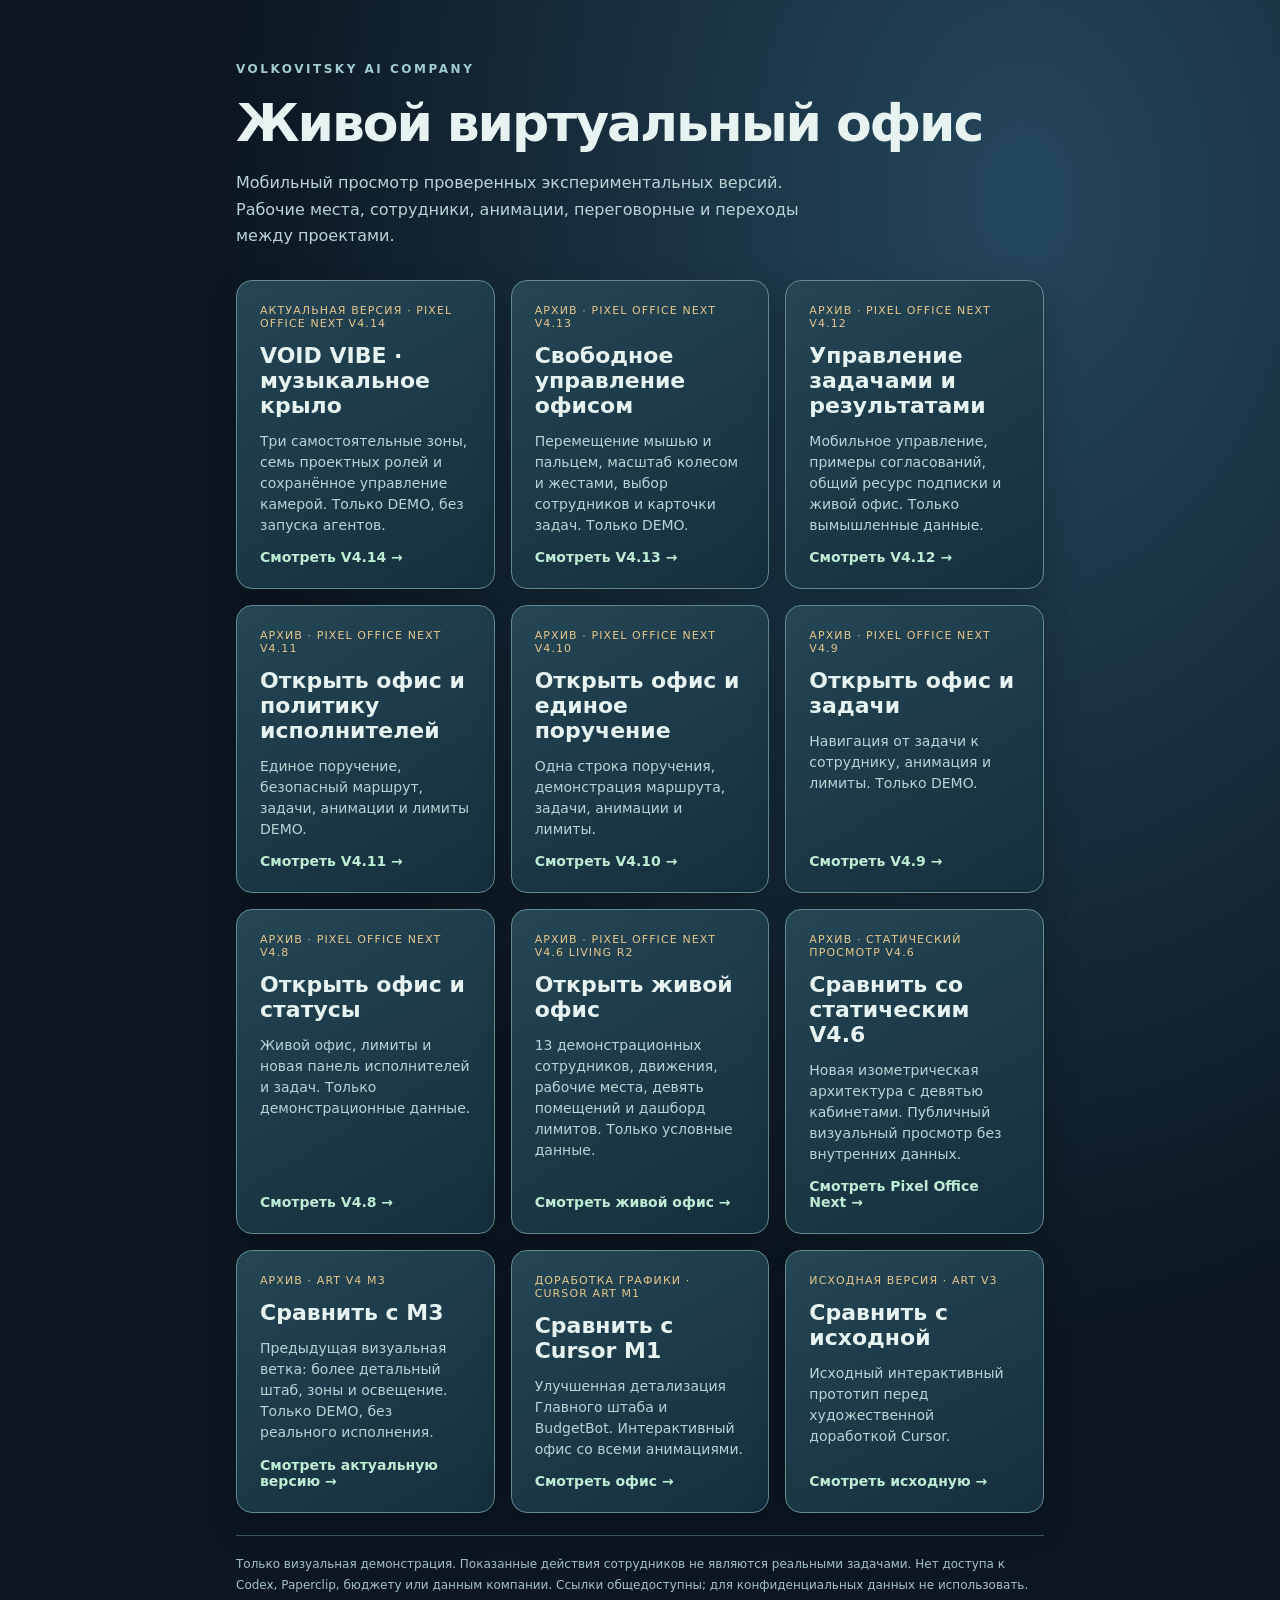
<file: index.html>
<!doctype html>
<html lang="ru"><head><meta charset="utf-8">
<meta name="viewport" content="width=device-width,initial-scale=1,viewport-fit=cover">
<meta name="theme-color" content="#101b26">
<meta name="robots" content="noindex,nofollow,noarchive">
<title>VOLKOVITSKY AI COMPANY — демо виртуального офиса</title>
<style>
:root{color-scheme:dark;font-family:-apple-system,BlinkMacSystemFont,"Segoe UI",system-ui,sans-serif}
*{box-sizing:border-box}
body{margin:0;min-height:100svh;background:radial-gradient(ellipse at 80% 12%,#24475d,transparent 55%),#0c1722;color:#e6f3f1}
main{max-width:850px;margin:auto;padding:clamp(25px,6vw,62px) 21px}
.brand{font-size:12px;letter-spacing:.21em;font-weight:800;color:#a0cbcf}
h1{font-size:clamp(28px,5vw,52px);letter-spacing:-.04em;line-height:1.08;margin:19px 0}
.lead{max-width:620px;color:#bad3d7;line-height:1.65}
.grid{display:grid;grid-template-columns:repeat(auto-fit,minmax(240px,1fr));gap:16px;margin:31px 0 22px}
a.card{display:flex;flex-direction:column;gap:13px;text-decoration:none;color:inherit;
background:linear-gradient(150deg,#244655,#152e3d);border:1px solid #628b91;border-radius:16px;
padding:23px;min-height:213px;box-shadow:0 15px 35px #0003}
a.card:focus-visible,a.card:hover{outline:2px solid #b3ebd3;outline-offset:2px}
.card strong{font-size:22px}.card p{font-size:14px;line-height:1.5;margin:0;color:#b6d4d6;flex:1}
.open{color:#bcecd3;font-weight:800;font-size:14px}
.tag{font-size:11px;color:#e6c68b;text-transform:uppercase;letter-spacing:.1em}
footer{border-top:1px solid #3b5962;padding-top:18px;color:#a4c0c5;font-size:12px;line-height:1.7}
</style></head><body><main>
<div class="brand">VOLKOVITSKY AI COMPANY</div>
<h1>Живой виртуальный офис</h1>
<p class="lead">Мобильный просмотр проверенных экспериментальных версий. Рабочие места, сотрудники, анимации, переговорные и переходы между проектами.</p>
<div class="grid"><a class="card" href="./next-v414-demo/"><span class="tag">Актуальная версия · Pixel Office Next V4.14</span><strong>VOID VIBE · музыкальное крыло</strong><p>Три самостоятельные зоны, семь проектных ролей и сохранённое управление камерой. Только DEMO, без запуска агентов.</p><span class="open">Смотреть V4.14 →</span></a><a class="card" href="./next-v413-demo/"><span class="tag">Архив · Pixel Office Next V4.13</span><strong>Свободное управление офисом</strong><p>Перемещение мышью и пальцем, масштаб колесом и жестами, выбор сотрудников и карточки задач. Только DEMO.</p><span class="open">Смотреть V4.13 →</span></a><a class="card" href="./next-v412-demo/"><span class="tag">Архив · Pixel Office Next V4.12</span><strong>Управление задачами и результатами</strong><p>Мобильное управление, примеры согласований, общий ресурс подписки и живой офис. Только вымышленные данные.</p><span class="open">Смотреть V4.12 →</span></a><a class="card" href="./next-v411-demo/"><span class="tag">Архив · Pixel Office Next V4.11</span><strong>Открыть офис и политику исполнителей</strong><p>Единое поручение, безопасный маршрут, задачи, анимации и лимиты DEMO.</p><span class="open">Смотреть V4.11 →</span></a><a class="card" href="./next-v410-demo/"><span class="tag">Архив · Pixel Office Next V4.10</span><strong>Открыть офис и единое поручение</strong><p>Одна строка поручения, демонстрация маршрута, задачи, анимации и лимиты.</p><span class="open">Смотреть V4.10 →</span></a><a class="card" href="./next-v49-demo/"><span class="tag">Архив · Pixel Office Next V4.9</span><strong>Открыть офис и задачи</strong><p>Навигация от задачи к сотруднику, анимация и лимиты. Только DEMO.</p><span class="open">Смотреть V4.9 →</span></a>
<a class="card" href="./next-v48-demo/"><span class="tag">Архив · Pixel Office Next V4.8</span><strong>Открыть офис и статусы</strong><p>Живой офис, лимиты и новая панель исполнителей и задач. Только демонстрационные данные.</p><span class="open">Смотреть V4.8 →</span></a>
<a class="card" href="./next-v46-living-r2/">
<span class="tag">Архив · Pixel Office Next V4.6 Living R2</span>
<strong>Открыть живой офис</strong>
<p>13 демонстрационных сотрудников, движения, рабочие места, девять помещений и дашборд лимитов. Только условные данные.</p>
<span class="open">Смотреть живой офис →</span>
</a>
<a class="card" href="./next-v46/">
<span class="tag">Архив · статический просмотр V4.6</span>
<strong>Сравнить со статическим V4.6</strong>
<p>Новая изометрическая архитектура с девятью кабинетами. Публичный визуальный просмотр без внутренних данных.</p>
<span class="open">Смотреть Pixel Office Next →</span>
</a>
<a class="card" href="./m3/">
<span class="tag">Архив · ART V4 M3</span>
<strong>Сравнить с M3</strong>
<p>Предыдущая визуальная ветка: более детальный штаб, зоны и освещение. Только DEMO, без реального исполнения.</p>
<span class="open">Смотреть актуальную версию →</span>
</a>
<a class="card" href="./cursor/">
<span class="tag">Доработка графики · Cursor ART M1</span>
<strong>Сравнить с Cursor M1</strong>
<p>Улучшенная детализация Главного штаба и BudgetBot. Интерактивный офис со всеми анимациями.</p>
<span class="open">Смотреть офис →</span>
</a>
<a class="card" href="./v3/">
<span class="tag">Исходная версия · ART V3</span>
<strong>Сравнить с исходной</strong>
<p>Исходный интерактивный прототип перед художественной доработкой Cursor.</p>
<span class="open">Смотреть исходную →</span>
</a>
</div>
<footer>
Только визуальная демонстрация. Показанные действия сотрудников не являются реальными задачами.
Нет доступа к Codex, Paperclip, бюджету или данным компании.
Ссылки общедоступны; для конфиденциальных данных не использовать.
</footer>
</main></body></html>
</file>
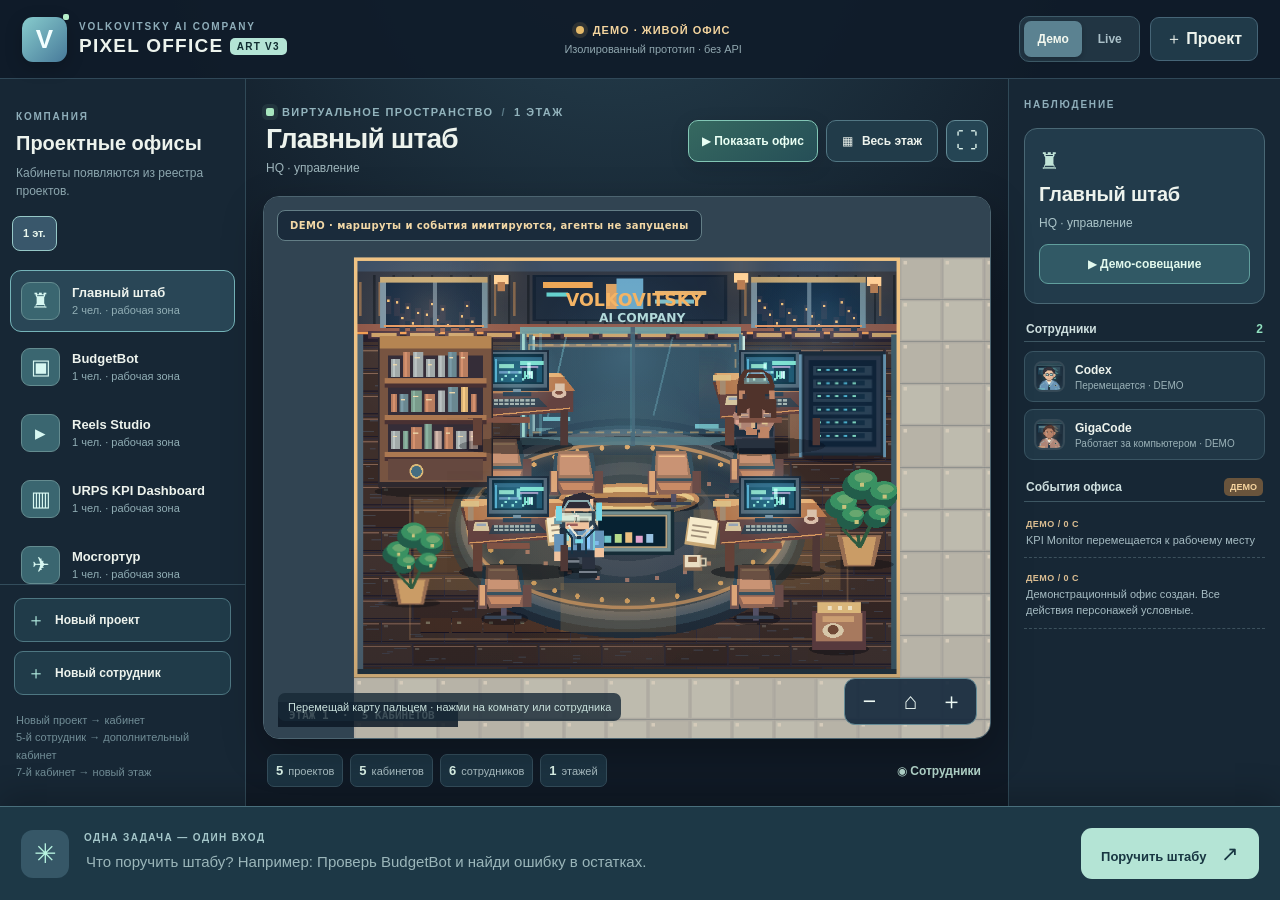
<file: cursor/index.html>
<!doctype html>
<html lang="ru">
<head>
  <meta charset="utf-8">
  <meta name="viewport" content="width=device-width,initial-scale=1,viewport-fit=cover">
  <meta name="theme-color" content="#101b26">
  <meta name="description" content="VOLKOVITSKY AI COMPANY · Visual V3 — изолированный визуальный пилот на движке V5.">
  <title>Visual V3 — Pixel Office · VOLKOVITSKY AI COMPANY</title>
  <link rel="stylesheet" href="./styles.css">
  <meta name="robots" content="noindex,nofollow,noarchive">
  <meta http-equiv="Content-Security-Policy" content="default-src 'self'; script-src 'self'; style-src 'self' 'unsafe-inline'; img-src 'self' data:; font-src 'self'; connect-src 'none'; object-src 'none'; base-uri 'none'">
</head>
<body data-public-demo="cursor">
  <div class="app-shell" id="app">
    <header class="app-head">
      <div class="branding">
        <span class="logo" aria-hidden="true">V<span class="pixel"></span></span>
        <div class="brand-words">
          <span class="eyebrow">VOLKOVITSKY AI COMPANY</span>
          <strong>PIXEL OFFICE <em>ART V3</em></strong>
        </div>
      </div>
      <div class="header-center">
        <div class="status-light"><span class="dot"></span><span id="modeHeadline">ДЕМО · ЖИВОЙ ОФИС</span></div>
        <small id="systemState">ПУБЛИЧНАЯ DEMO-КОПИЯ · БЕЗ API</small>
      </div>
      <div class="head-actions">
        <div class="mode-switch" aria-label="Режим офиса">
          <button id="modeDemo" class="active" type="button" aria-pressed="true">Демо</button>
          <button id="modeLive" type="button" aria-pressed="false">Live</button>
        </div>
        <button class="subtle-button hidden-mobile" id="newProjectTop" type="button">＋ Проект</button>
        <button class="mobile-tools" id="mobileTools" type="button" aria-label="Добавить проект или сотрудника" aria-expanded="false">＋</button>
        <div class="mobile-action-menu" id="mobileActionMenu" hidden>
          <button type="button" id="mobileNewProject">＋ Новый проект</button>
          <button type="button" id="mobileNewAgent">＋ Новый сотрудник</button>
        </div>
      </div>
    </header>

    <div class="layout">
      <aside class="sidebar project-sidebar" aria-label="Проектные кабинеты">
        <div class="aside-title">
          <span class="eyebrow">КОМПАНИЯ</span>
          <h2>Проектные офисы</h2>
          <p>Кабинеты появляются из реестра проектов.</p>
        </div>
        <div class="floor-tabs" id="floorTabs" aria-label="Этажи"></div>
        <div class="office-list" id="officeList"></div>
        <div class="sidebar-foot">
          <button type="button" id="newProject" class="line-button"><span>＋</span> Новый проект</button>
          <button type="button" id="newAgent" class="line-button"><span>＋</span> Новый сотрудник</button>
          <div class="scaling-message">Новый проект → кабинет<br>5-й сотрудник → дополнительный кабинет<br>7-й кабинет → новый этаж</div>
        </div>
      </aside>

      <main class="stage-column" id="stageColumn">
        <section class="stage-heading">
          <div>
            <div class="stage-kicker"><span class="live-orb"></span> ВИРТУАЛЬНОЕ ПРОСТРАНСТВО <span class="stage-sep">/</span> <span id="floorLabel">1 ЭТАЖ</span></div>
            <h1 id="roomHeadline">Главный штаб</h1>
            <p id="roomDescription">Здесь агенты получают задачи, работают и перемещаются.</p>
          </div>
          <div class="stage-action-pair">
            <button class="tour-start" type="button" id="tourToggle" aria-pressed="false" aria-label="Начать экскурсию по офису">▶ <span>Показать офис</span></button>
            <button class="icon-text-button" type="button" id="viewAll">▦ <span>Весь этаж</span></button>
            <button class="scene-mode-toggle" type="button" id="sceneMode" aria-label="Развернуть сцену" title="Развернуть сцену" aria-pressed="false">⛶</button>
          </div>
        </section>

          <div class="tour-hud" id="tourHUD" hidden aria-label="Экскурсия по офису">
            <div class="tour-hud-header">
              <span class="tour-hud-eyebrow" id="tourCount">01 / 05 · DEMO</span>
              <button type="button" id="tourStop" aria-label="Закончить экскурсию" title="Закончить экскурсию">×</button>
            </div>
            <strong id="tourRoom">Главный штаб</strong>
            <p id="tourDescription">Обзор Главного штаба</p>
            <div class="tour-progress" role="progressbar" aria-label="Время просмотра кабинета" aria-valuemin="0" aria-valuemax="100" aria-valuenow="0"><div id="tourProgress"></div></div>
            <div class="tour-actions">
              <button type="button" id="tourPrevious" aria-label="Предыдущий кабинет">← Назад</button>
              <button type="button" id="tourPause" aria-pressed="false">Ⅱ Пауза</button>
              <button type="button" id="tourNext">Далее →</button>
            </div>
          </div>

        <div class="stage-outer" id="stageOuter">
          <canvas id="officeCanvas" role="img" aria-label="Динамический пиксельный офис: комнаты, рабочие места и движущиеся персонажи"></canvas>
          <div class="stage-top-note" id="stageModeNote">DEMO · события и перемещения смоделированы</div>
          <div class="watch-note" id="watchNote" hidden aria-live="off"></div>
          <div class="stage-controls">
            <button id="zoomOut" title="Отдалить" aria-label="Отдалить">−</button>
            <button id="focusHQ" title="Вернуться в штаб" aria-label="Вернуться в штаб">⌂</button>
            <button id="zoomIn" title="Приблизить" aria-label="Приблизить">＋</button>
          </div>
          <div class="help-tip">Перемещай карту пальцем · нажми на комнату или сотрудника</div>
        </div>

        <div class="stage-footer">
          <div class="count-chips">
            <span><strong id="countProjects">5</strong> проектов</span>
            <span><strong id="countRooms">5</strong> кабинетов</span>
            <span><strong id="countAgents">6</strong> сотрудников</span>
            <span><strong id="countFloors">1</strong> этажей</span>
          </div>
          <button class="stage-help" type="button" id="showStaff">◉ <span>Сотрудники</span></button>
        </div>
      </main>

      <aside class="sidebar inspector" id="inspector" aria-label="Состояние офиса">
        <div class="inspector-head">
          <span class="eyebrow">НАБЛЮДЕНИЕ</span>
          <button type="button" id="closeInspector" aria-label="Закрыть панель">×</button>
        </div>
        <div class="inspector-feature">
          <img class="staff-portrait" id="selectedPortrait" alt="" hidden>
          <span class="feature-icon" id="featureIcon">▣</span>
          <h2 id="inspectorTitle">Главный штаб</h2>
          <p id="inspectorDescription">Выбери кабинет или сотрудника.</p>
          <button type="button" id="observeAgent" class="observe-agent" hidden>◎ Наблюдать за сотрудником</button>
          <button type="button" id="demoMeetingButton" class="observe-agent demo-meeting-button" hidden>▶ Демо-совещание</button>
        </div>
        <div class="inspector-block">
          <div class="block-head"><span>Сотрудники</span><strong id="staffCount">0</strong></div>
          <div id="staffRoster" class="staff-list"></div>
        </div>
        <div class="inspector-block activity-block">
          <div class="block-head"><span>События офиса</span><span class="demo-label" id="eventModeBadge">ДЕМО</span></div>
          <div id="activityList" class="activity-list"></div>
        </div>
        <div class="inspector-warning" id="liveWarning" hidden>Live-источник пока не подключён. Реальное выполнение задач не показывается и не запускается.</div>
      </aside>
    </div>

    <footer class="composer">
      <div class="composer-symbol" aria-hidden="true">✳</div>
      <div class="composer-text">
        <label for="taskInput">ОДНА ЗАДАЧА — ОДИН ВХОД</label>
        <textarea id="taskInput" rows="1" maxlength="1200" placeholder="Что поручить штабу? Например: Проверь BudgetBot и найди ошибку в остатках."></textarea>
      </div>
      <button type="button" id="sendTask" class="primary-action">Поручить штабу <span>↗</span></button>
    </footer>
  </div>

  <dialog id="entityDialog" class="entity-dialog">
    <form id="entityForm" method="dialog">
      <header class="dialog-head">
        <div><span class="eyebrow" id="dialogEyebrow">НОВАЯ СУЩНОСТЬ</span><h2 id="dialogTitle">Новый проект</h2></div>
        <button type="button" id="dialogClose" aria-label="Закрыть">×</button>
      </header>
      <p id="dialogHelp">Изменения затрагивают только данные изолированного DEMO.</p>
      <label for="entityName" id="entityNameLabel">Название</label>
      <input id="entityName" maxlength="56" autocomplete="off" required placeholder="Название проекта">
      <div class="project-target" id="targetRow" hidden>
        <label for="entityProject">Рабочий кабинет</label>
        <select id="entityProject"></select>
      </div>
      <div class="dialog-message" id="dialogMessage" role="alert"></div>
      <footer>
        <button type="button" class="secondary-action" id="dialogCancel">Отмена</button>
        <button type="submit" class="primary-action" id="dialogSubmit">Создать</button>
      </footer>
    </form>
  </dialog>

  <div class="toast" id="toast" role="status" aria-live="polite" hidden></div>
  <script type="module" src="./src/app.js"></script>
</body>
</html>
</file>
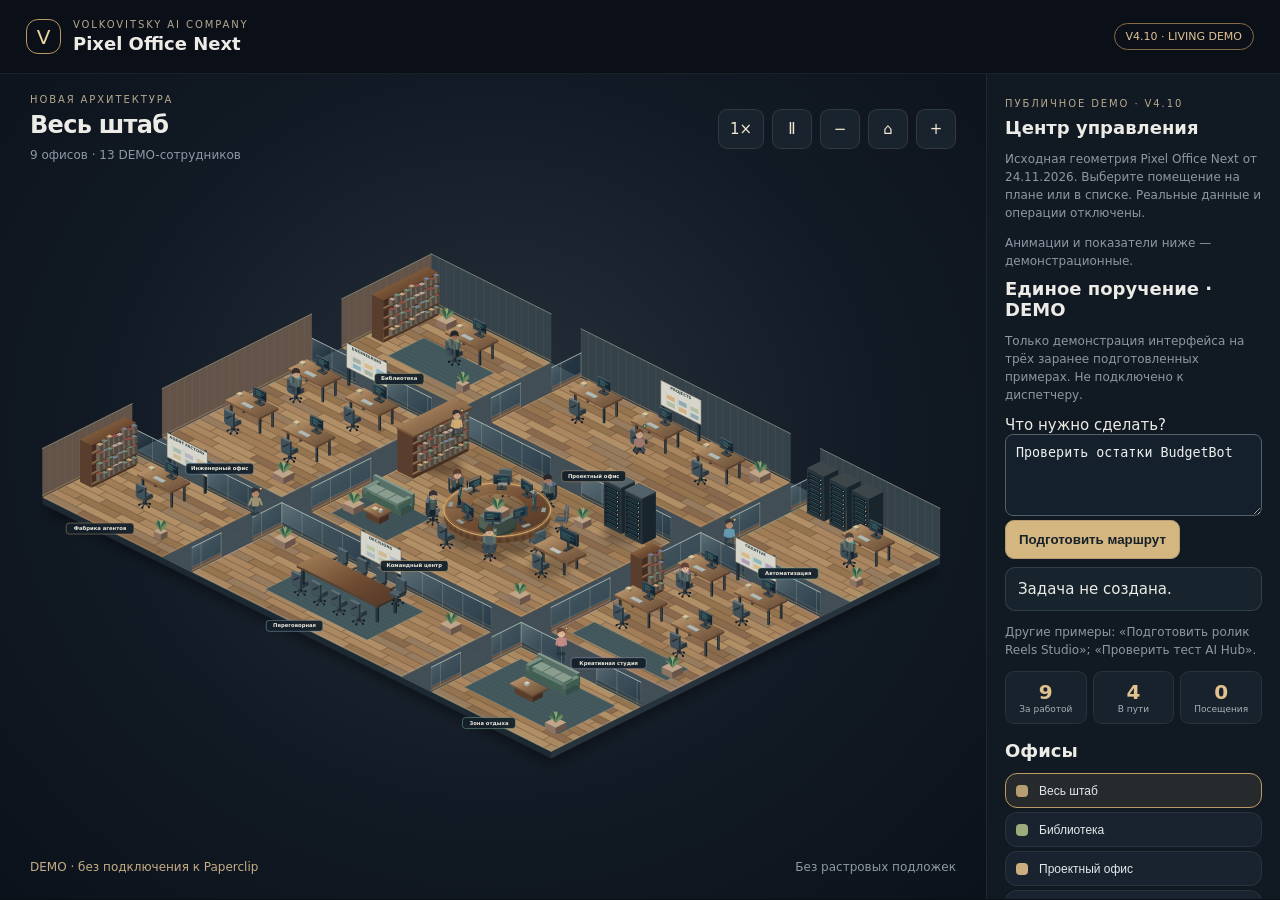
<file: next-v410-demo/index.html>
<!doctype html>
<html lang="ru"><head><meta charset="utf-8"><meta name="viewport" content="width=device-width,initial-scale=1"><title>Pixel Office Next — Management V4.10 DEMO</title>
<style>
:root{color-scheme:dark;font:15px system-ui,-apple-system,sans-serif;background:#0b1018;color:#ecebe6}*{box-sizing:border-box}body{margin:0}header{display:flex;align-items:center;justify-content:space-between;gap:16px;padding:19px 26px;border-bottom:1px solid #ffffff12}.brand{display:flex;align-items:center;gap:12px}.logo{width:35px;height:35px;border:1px solid #b79962;border-radius:12px;display:grid;place-items:center;color:#eed2a1;font-size:20px}.eyebrow{font-size:10px;letter-spacing:.19em;color:#b6a98e;text-transform:uppercase}h1{font-size:18px;margin:3px 0 0;font-weight:600}.tag{border:1px solid #876e46;color:#dec294;border-radius:20px;padding:6px 11px;font-size:11px;white-space:nowrap}main{display:grid;grid-template-columns:minmax(0,1fr) 278px;min-height:calc(100vh - 79px)}.stage{min-width:0;padding:20px;display:flex;flex-direction:column;justify-content:center;background:radial-gradient(ellipse at 50% 44%,#26303b 0%,#121a25 55%,#0c121b 100%)}.stagehead{display:flex;align-items:center;justify-content:space-between;gap:12px;margin:0 10px 4px}.stagehead h2{font-size:24px;letter-spacing:-.03em;font-weight:550;margin:6px 0}.muted{color:#8d98a4;font-size:12px;line-height:1.5}.stage svg{width:100%;height:auto;max-height:76vh;display:block;overflow:visible}.stagefoot{padding:6px 10px 0;display:flex;justify-content:space-between;gap:10px}.sidebar{min-width:0;background:#111923;border-left:1px solid #ffffff10;padding:24px 18px}.sidebar h3{font-size:18px;font-weight:550;margin:8px 0 12px}.sidebar h4{font-size:11px;color:#9aa6b2;letter-spacing:.1em;margin:25px 0 9px}.choice{color:#e2e8eb;background:#18232f;border:1px solid #ffffff12;border-radius:12px;padding:11px 12px;margin:6px 0;width:100%;text-align:left;cursor:pointer;min-height:48px;display:flex;align-items:center;gap:11px}.choice[aria-pressed=true]{border-color:#bd9b64;background:#262a2c}.choice small{display:block;font-size:11px;color:#94a1ad;margin-top:3px}.swatch{width:12px;height:12px;border-radius:4px;flex:none}.detail{padding:14px 0;border-bottom:1px solid #ffffff15;min-height:100px}.detail strong{font-size:16px;font-weight:550}.controls{display:flex;gap:8px}.controls button{font:inherit;border-radius:9px;background:#19232d;color:#f1e7d4;border:1px solid #ffffff19;min-width:40px;min-height:40px;cursor:pointer}.controls button:focus-visible,.choice:focus-visible{outline:2px solid #d5b77b;outline-offset:3px}.person{cursor:pointer}.person:hover .face-light{filter:brightness(1.2)}.blink{animation:blink 3.8s infinite}.status-dot{display:inline-block;width:7px;height:7px;background:#6cc3a5;border-radius:50%;margin-right:7px}@keyframes blink{0%,100%{opacity:.7}50%{opacity:1}}@media(prefers-reduced-motion:reduce){.blink{animation:none}}@media(max-width:740px){header{padding:14px 16px}main{display:block}.stage{padding:16px 8px}.stagehead{margin:0 6px}.stagehead h2{font-size:21px}.stage svg{max-height:none}.sidebar{border-left:0;border-top:1px solid #ffffff12;padding:18px}.stagefoot{flex-wrap:wrap}.tag{font-size:10px}}
html,body{max-width:100%;overflow-x:hidden}.stagehead>div:first-child,.brand>div:last-child{min-width:0}.controls{flex-shrink:0}.stage svg{min-width:0;max-width:100%;overflow:hidden}.detail p{overflow-wrap:anywhere}@media(max-width:480px){header{gap:8px}.brand{gap:8px}.eyebrow{letter-spacing:.12em;font-size:9px}.tag{max-width:105px;white-space:normal;text-align:center}.stagehead{flex-wrap:wrap;gap:8px}.controls{gap:6px}.controls button{min-width:44px;min-height:44px}.stagefoot{font-size:11px}.stagefoot span{max-width:100%}.sidebar{padding:16px}.choice{min-height:48px}}
main{grid-template-columns:minmax(0,1fr) 294px}.stage{justify-content:flex-start;min-height:calc(100vh - 76px)}.stage svg{max-height:calc(100vh - 216px);min-height:300px;flex:1}.sidebar{max-height:calc(100vh - 75px);overflow-y:auto}.zone-choice{min-height:35px;padding:8px 10px;margin:4px 0;font-size:12px}.zone-tag{cursor:pointer}.person.chosen{filter:drop-shadow(0 0 4px #f4d69c)}.zone-tag:focus-visible,.person:focus-visible{outline:2px solid #d5b77b}.controls button{flex-shrink:0}.employee{min-height:46px}.detail{min-height:80px}
@media(max-width:740px){main{display:block}.stage{min-height:auto}.stage svg{min-height:0;max-height:none;height:auto;aspect-ratio:2150/1230}.sidebar{max-height:none;overflow:visible}#zones{display:grid;grid-template-columns:repeat(2,minmax(0,1fr));gap:4px}.zone-choice{margin:0;min-height:44px}.controls{flex-wrap:wrap}.stagehead{align-items:flex-start}}
 .live-summary{display:grid;grid-template-columns:repeat(3,minmax(0,1fr));gap:6px;margin:12px 0 16px}.live-summary>div{border:1px solid #ffffff13;border-radius:9px;padding:8px 5px;background:#17222c;text-align:center}.live-summary strong{display:block;font-size:20px;font-weight:550;color:#dfc28e}.live-summary small{display:block;font-size:9px;line-height:1.25;color:#a6b1b9}.activity-event{display:grid;grid-template-columns:35px minmax(0,1fr);gap:7px;font-size:11px;line-height:1.45;padding:7px 0;border-bottom:1px solid #ffffff0c;color:#cad0d2}.activity-event span:first-child{color:#8998a5;font-variant-numeric:tabular-nums}.employee-state{margin-left:auto;font-size:10px;color:#8fc6b3;flex-shrink:0}.employee-state[data-state=walk]{color:#e5bc78}.employee-state[data-state=visit]{color:#b9acd5}.employee>span:nth-child(2){min-width:0;overflow-wrap:anywhere}.controls button#speed{width:46px}.static-actor .typing-hand{animation:typeHand .48s ease-in-out infinite alternate;transform-box:fill-box;transform-origin:center}@keyframes typeHand{from{transform:translate(0,-.5px)}to{transform:translate(0,1px)}}body.motion-paused .typing-hand,body.motion-paused .blink{animation-play-state:paused}@media(prefers-reduced-motion:reduce){.static-actor .typing-hand{animation:none}}@media(max-width:480px){.controls{gap:5px}.controls button{min-width:39px;min-height:40px}.controls button#speed{width:42px}.employee-state{font-size:9px}}
#source-state{color:#c5ad85}#source-state[data-connected=true]{color:#8fbfae}.live-task{display:flex;align-items:center;justify-content:space-between;gap:8px;padding:8px 0;border-bottom:1px solid #ffffff13;font-size:12px}.live-task span{overflow-wrap:anywhere;min-width:0}.live-task small{color:#9ca9b3}.static-actor:not(.confirmed-working) .typing-hand{animation:none}.static-actor.confirmed-working .typing-hand{animation-play-state:running}.live-summary small{font-size:9px}
[hidden]{display:none!important}.primary{display:block;border:1px solid #b49b72;border-radius:9px;background:#d4b780;color:#17212a;padding:11px 13px;font-weight:650;cursor:pointer}#task-open{width:100%;margin:9px 0 4px}#task-panel{margin:12px 0 0;padding:16px;background:#17232d;border:1px solid #b49b7255;border-radius:13px;max-width:100%;overflow-wrap:anywhere}.task-panel-head{display:flex;justify-content:space-between;align-items:flex-start;gap:12px}.task-panel-head h2{margin:4px 0}.task-panel-head button,.task-actions button:not(.primary){border:1px solid #ffffff24;background:#23323c;border-radius:8px;color:#e6e7e5;min-height:40px;padding:8px 12px;cursor:pointer}#task-form label{display:block;color:#b7c4cc;font-size:12px}#task-form textarea,#task-form select,#task-search,#task-filter{display:block;box-sizing:border-box;width:100%;font:inherit;font-size:13px;color:#e5e4df;background:#0d1821;border:1px solid #ffffff20;border-radius:8px;padding:10px;margin:6px 0 12px;min-width:0}#task-form textarea{resize:vertical;min-height:115px}.task-fields{display:grid;grid-template-columns:minmax(0,2fr) minmax(0,1fr);gap:10px}.task-actions{display:flex;flex-wrap:wrap;gap:8px}.task-actions button:disabled{opacity:.4;cursor:not-allowed}.candidate{padding:9px 11px;border-radius:8px;background:#25323a;border:1px solid #ffffff14;margin:6px 0}.candidate small{display:block;color:#b9c4ca;font-size:11px;margin-top:4px}.draft-preview{font:12px system-ui;white-space:pre-wrap;overflow-wrap:anywhere;background:#111b24;padding:12px;border-radius:8px;max-height:240px;overflow:auto}#task-list{max-height:400px;overflow-y:auto}.task-record{font-size:11px;line-height:1.5;border-bottom:1px solid #ffffff15;padding:8px 0;overflow-wrap:anywhere}.task-record summary{cursor:pointer;color:#d5d8d7}.task-record p{margin:8px 0}.stage:has(#task-panel:not([hidden])) svg{max-height:64vh} @media(max-width:480px){.task-fields{grid-template-columns:1fr}.task-actions .primary{width:100%}#task-panel{padding:12px}.stage:has(#task-panel:not([hidden])) svg{max-height:none}}
#simulation-panel{border-top:1px solid #ffffff24;margin-top:18px;padding-top:14px}#simulation-panel h3{font-size:15px;color:#d7bd90}#simulation-panel button:disabled{opacity:.4;cursor:not-allowed}.sim-check{display:flex;gap:8px;align-items:center;font-size:13px;margin:12px 0}#sim-phrase{display:block;width:100%;padding:9px;background:#0d1821;border:1px solid #ffffff24;color:#eee;border-radius:7px;margin:6px 0 10px}.provider-card{border:1px solid #ffffff20;border-radius:9px;padding:10px;margin:7px 0;background:#19252f}.provider-card strong{font-size:13px;color:#e3d3b4}.provider-card small{display:block;color:#b8c5cc;font-size:11px;line-height:1.5}.provider-card p{font-size:11px;line-height:1.4;margin:5px 0}.provider-card .blocked{color:#d9b783}#quota-board{margin:10px 0 16px}.quota-card{border:1px solid #ffffff20;background:#17232d;border-radius:10px;padding:12px;margin:8px 0;overflow-wrap:anywhere}.quota-card>strong{color:#e7d5b1;font-size:14px}.quota-card small{display:block;color:#b6c4cd;font-size:10px;line-height:1.4}.quota-source{margin-top:4px}.quota-window{margin:12px 0}.quota-row{display:flex;align-items:center;justify-content:space-between;gap:6px;font-size:11px}.quota-row strong{font-size:11px}.quota-track{height:7px;background:#34434c;border-radius:6px;overflow:hidden;margin:5px 0}.quota-fill{height:100%;border-radius:6px}.quota-fill.normal{background:#74ad98}.quota-fill.warn{background:#c99b58}.quota-fill.critical{background:#d16a65}.quota-card .quota-alert{color:#e0ba8c;margin-top:7px}.quota-actions{display:flex;flex-wrap:wrap;gap:7px;margin:6px 0;align-items:center}.quota-actions button,#cursor-quota-form button{color:#dce4e7;background:#253642;border:1px solid #ffffff23;border-radius:7px;padding:8px;font-size:11px;cursor:pointer}.quota-actions a{font-size:11px;color:#e6c28b}#cursor-quota-form{padding:9px;background:#131f28;border-radius:8px}#cursor-quota-form label{display:block;font-size:11px;color:#bfc9ce}#cursor-quota-form input{display:block;width:100%;box-sizing:border-box;min-width:0;background:#0d1821;color:#e7e7e7;border:1px solid #ffffff23;border-radius:6px;padding:8px;margin:5px 0 9px}#quota-refresh-note{font-size:10px;line-height:1.4}#admission-board label{display:block;font-size:11px;color:#bbc6ce}#admission-board select{display:block;width:100%;box-sizing:border-box;background:#14212a;color:#eee;border:1px solid #ffffff23;border-radius:6px;padding:8px;margin:4px 0 8px}#admission-board{margin:15px 0}#admission-result .provider-card{padding:8px}#admission-result .provider-card small{overflow-wrap:anywhere}
:root{color-scheme:dark;font:15px system-ui,-apple-system,sans-serif;background:#0b1018;color:#ecebe6}*{box-sizing:border-box}body{margin:0}header{display:flex;align-items:center;justify-content:space-between;gap:16px;padding:19px 26px;border-bottom:1px solid #ffffff12}.brand{display:flex;align-items:center;gap:12px}.logo{width:35px;height:35px;border:1px solid #b79962;border-radius:12px;display:grid;place-items:center;color:#eed2a1;font-size:20px}.eyebrow{font-size:10px;letter-spacing:.19em;color:#b6a98e;text-transform:uppercase}h1{font-size:18px;margin:3px 0 0;font-weight:600}.tag{border:1px solid #876e46;color:#dec294;border-radius:20px;padding:6px 11px;font-size:11px;white-space:nowrap}main{display:grid;grid-template-columns:minmax(0,1fr) 278px;min-height:calc(100vh - 79px)}.stage{min-width:0;padding:20px;display:flex;flex-direction:column;justify-content:center;background:radial-gradient(ellipse at 50% 44%,#26303b 0%,#121a25 55%,#0c121b 100%)}.stagehead{display:flex;align-items:center;justify-content:space-between;gap:12px;margin:0 10px 4px}.stagehead h2{font-size:24px;letter-spacing:-.03em;font-weight:550;margin:6px 0}.muted{color:#8d98a4;font-size:12px;line-height:1.5}.stage svg{width:100%;height:auto;max-height:76vh;display:block;overflow:visible}.stagefoot{padding:6px 10px 0;display:flex;justify-content:space-between;gap:10px}.sidebar{min-width:0;background:#111923;border-left:1px solid #ffffff10;padding:24px 18px}.sidebar h3{font-size:18px;font-weight:550;margin:8px 0 12px}.sidebar h4{font-size:11px;color:#9aa6b2;letter-spacing:.1em;margin:25px 0 9px}.choice{color:#e2e8eb;background:#18232f;border:1px solid #ffffff12;border-radius:12px;padding:11px 12px;margin:6px 0;width:100%;text-align:left;cursor:pointer;min-height:48px;display:flex;align-items:center;gap:11px}.choice[aria-pressed=true]{border-color:#bd9b64;background:#262a2c}.choice small{display:block;font-size:11px;color:#94a1ad;margin-top:3px}.swatch{width:12px;height:12px;border-radius:4px;flex:none}.detail{padding:14px 0;border-bottom:1px solid #ffffff15;min-height:100px}.detail strong{font-size:16px;font-weight:550}.controls{display:flex;gap:8px}.controls button{font:inherit;border-radius:9px;background:#19232d;color:#f1e7d4;border:1px solid #ffffff19;min-width:40px;min-height:40px;cursor:pointer}.controls button:focus-visible,.choice:focus-visible{outline:2px solid #d5b77b;outline-offset:3px}.person{cursor:pointer}.person:hover .face-light{filter:brightness(1.2)}.blink{animation:blink 3.8s infinite}.status-dot{display:inline-block;width:7px;height:7px;background:#6cc3a5;border-radius:50%;margin-right:7px}@keyframes blink{0%,100%{opacity:.7}50%{opacity:1}}@media(prefers-reduced-motion:reduce){.blink{animation:none}}@media(max-width:740px){header{padding:14px 16px}main{display:block}.stage{padding:16px 8px}.stagehead{margin:0 6px}.stagehead h2{font-size:21px}.stage svg{max-height:none}.sidebar{border-left:0;border-top:1px solid #ffffff12;padding:18px}.stagefoot{flex-wrap:wrap}.tag{font-size:10px}}
html,body{max-width:100%;overflow-x:hidden}.stagehead>div:first-child,.brand>div:last-child{min-width:0}.controls{flex-shrink:0}.stage svg{min-width:0;max-width:100%;overflow:hidden}.detail p{overflow-wrap:anywhere}@media(max-width:480px){header{gap:8px}.brand{gap:8px}.eyebrow{letter-spacing:.12em;font-size:9px}.tag{max-width:105px;white-space:normal;text-align:center}.stagehead{flex-wrap:wrap;gap:8px}.controls{gap:6px}.controls button{min-width:44px;min-height:44px}.stagefoot{font-size:11px}.stagefoot span{max-width:100%}.sidebar{padding:16px}.choice{min-height:48px}}
main{grid-template-columns:minmax(0,1fr) 294px}.stage{justify-content:flex-start;min-height:calc(100vh - 76px)}.stage svg{max-height:calc(100vh - 216px);min-height:300px;flex:1}.sidebar{max-height:calc(100vh - 75px);overflow-y:auto}.zone-choice{min-height:35px;padding:8px 10px;margin:4px 0;font-size:12px}.zone-tag{cursor:pointer}.person.chosen{filter:drop-shadow(0 0 4px #f4d69c)}.zone-tag:focus-visible,.person:focus-visible{outline:2px solid #d5b77b}.controls button{flex-shrink:0}.employee{min-height:46px}.detail{min-height:80px}
@media(max-width:740px){main{display:block}.stage{min-height:auto}.stage svg{min-height:0;max-height:none;height:auto;aspect-ratio:2150/1230}.sidebar{max-height:none;overflow:visible}#zones{display:grid;grid-template-columns:repeat(2,minmax(0,1fr));gap:4px}.zone-choice{margin:0;min-height:44px}.controls{flex-wrap:wrap}.stagehead{align-items:flex-start}}
 .live-summary{display:grid;grid-template-columns:repeat(3,minmax(0,1fr));gap:6px;margin:12px 0 16px}.live-summary>div{border:1px solid #ffffff13;border-radius:9px;padding:8px 5px;background:#17222c;text-align:center}.live-summary strong{display:block;font-size:20px;font-weight:550;color:#dfc28e}.live-summary small{display:block;font-size:9px;line-height:1.25;color:#a6b1b9}.activity-event{display:grid;grid-template-columns:35px minmax(0,1fr);gap:7px;font-size:11px;line-height:1.45;padding:7px 0;border-bottom:1px solid #ffffff0c;color:#cad0d2}.activity-event span:first-child{color:#8998a5;font-variant-numeric:tabular-nums}.employee-state{margin-left:auto;font-size:10px;color:#8fc6b3;flex-shrink:0}.employee-state[data-state=walk]{color:#e5bc78}.employee-state[data-state=visit]{color:#b9acd5}.employee>span:nth-child(2){min-width:0;overflow-wrap:anywhere}.controls button#speed{width:46px}.static-actor .typing-hand{animation:typeHand .48s ease-in-out infinite alternate;transform-box:fill-box;transform-origin:center}@keyframes typeHand{from{transform:translate(0,-.5px)}to{transform:translate(0,1px)}}body.motion-paused .typing-hand,body.motion-paused .blink{animation-play-state:paused}@media(prefers-reduced-motion:reduce){.static-actor .typing-hand{animation:none}}@media(max-width:480px){.controls{gap:5px}.controls button{min-width:39px;min-height:40px}.controls button#speed{width:42px}.employee-state{font-size:9px}}

.static-actor:not(.confirmed-working) .typing-hand{animation:typeHand .48s ease-in-out infinite alternate}.motion-paused .typing-hand,.motion-paused .blink{animation-play-state:paused!important}@media(prefers-reduced-motion:reduce){.static-actor .typing-hand,.blink{animation:none!important}}
</style><meta name="robots" content="noindex,nofollow,noarchive"><meta http-equiv="Content-Security-Policy" content="default-src 'none'; script-src 'unsafe-inline'; style-src 'unsafe-inline'; img-src data:; connect-src 'none'; object-src 'none'; base-uri 'none'; form-action 'none'"></head><body>
<header><div class="brand"><div class="logo">V</div><div><div class="eyebrow">VOLKOVITSKY AI COMPANY</div><h1>Pixel Office Next</h1></div></div><div class="tag">V4.10 · LIVING DEMO</div></header>
<main><section class="stage"><div class="stagehead"><div><div class="eyebrow">Новая архитектура</div><h2 id="scope">Весь штаб</h2><span class="muted"><span id="headline">9 офисов · 13 DEMO-сотрудников</span></span></div><div class="controls"><button id="speed" aria-label="Скорость анимации">1×</button><button id="motion" aria-label="Приостановить движение">Ⅱ</button><button id="minus" aria-label="Уменьшить">−</button><button id="reset" aria-label="Вписать сцену">⌂</button><button id="plus" aria-label="Увеличить">+</button></div></div>
<svg id="scene" viewBox="-35 0 2150 1230" role="img" aria-label="Интерактивный изометрический штаб из девяти помещений" xmlns="http://www.w3.org/2000/svg"><defs>
<linearGradient id="wood" x1="0" y1="0" x2="1" y2="1"><stop stop-color="#c4a176"/><stop offset=".48" stop-color="#937150"/><stop offset="1" stop-color="#644b37"/></linearGradient>
<linearGradient id="walnut" x1="0" y1="0" x2="1" y2="1"><stop stop-color="#a5825a"/><stop offset=".55" stop-color="#6f4b31"/><stop offset="1" stop-color="#503626"/></linearGradient>
<linearGradient id="glass" x1="0" y1="0" x2=".9" y2="1"><stop stop-color="#9fbbc3" stop-opacity=".55"/><stop offset=".5" stop-color="#315568" stop-opacity=".42"/><stop offset="1" stop-color="#162d3e" stop-opacity=".9"/></linearGradient>
<linearGradient id="screen" x1="0" y1="0" x2="0" y2="1"><stop stop-color="#213e4b"/><stop offset="1" stop-color="#101d29"/></linearGradient>
<linearGradient id="slate" x1="0" y1="0" x2="1" y2="1"><stop stop-color="#3c4b52"/><stop offset="1" stop-color="#202d36"/></linearGradient>
<radialGradient id="lamp"><stop stop-color="#ffc86d" stop-opacity=".28"/><stop offset="1" stop-color="#ffc86d" stop-opacity="0"/></radialGradient>
<filter id="soft" x="-100%" y="-100%" width="300%" height="300%"><feGaussianBlur stdDeviation="9"/></filter>
<filter id="drop" x="-40%" y="-40%" width="180%" height="200%"><feDropShadow dx="0" dy="14" stdDeviation="14" flood-color="#000" flood-opacity=".42"/></filter>
<filter id="glow" x="-80%" y="-80%" width="260%" height="260%"><feGaussianBlur stdDeviation="2.3" result="blur"/><feMerge><feMergeNode in="blur"/><feMergeNode in="SourceGraphic"/></feMerge></filter>
</defs><g id="world"></g></svg>
<div class="stagefoot muted"><span id="source-state" role="status">DEMO · без подключения к Paperclip</span><span>Без растровых подложек</span></div></section>
<aside class="sidebar"><div class="eyebrow">Публичное DEMO · V4.10</div><h3>Центр управления</h3>
<p class="muted">Исходная геометрия Pixel Office Next от 24.11.2026. Выберите помещение на плане или в списке. Реальные данные и операции отключены.</p>
<div id="source-time" class="muted">Анимации и показатели ниже — демонстрационные.</div>
<section id="demo-intake"><h3>Единое поручение · DEMO</h3><p class="muted">Только демонстрация интерфейса на трёх заранее подготовленных примерах. Не подключено к диспетчеру.</p><label for="demo-task-text">Что нужно сделать?</label><textarea id="demo-task-text" rows="4" maxlength="5000" style="width:100%;background:#14212c;color:#eee;border:1px solid #52606a;border-radius:8px;padding:10px">Проверить остатки BudgetBot</textarea><button id="demo-plan" class="primary" type="button">Подготовить маршрут</button><div id="demo-plan-result" class="quota-card" role="status">Задача не создана.</div><p class="muted">Другие примеры: «Подготовить ролик Reels Studio»; «Проверить тест AI Hub».</p></section>
<div class="live-summary"><div><strong id="work-count">—</strong><small>За работой</small></div><div><strong id="walk-count">—</strong><small>В пути</small></div><div><strong id="visit-count">—</strong><small>Посещения</small></div></div>
<h3>Офисы</h3><div id="zones"></div><div class="detail" id="detail"><strong>Штаб компании</strong><p class="muted">Выберите офис.</p></div>
<h3>Сотрудники</h3><p class="muted">13 условных персонажей · не реальные статусы.</p><div id="people"></div><h3>События · DEMO</h3><div id="activity-log"></div>
<section id="quota-board" aria-label="Контроль лимитов"><h4>ЛИМИТЫ · DEMO (не реальные квоты)</h4><div id="codex-quota" class="quota-card">Получение лимитов Codex…</div><div id="cursor-quota" class="quota-card"></div><div class="quota-actions"><button type="button" id="quota-refresh">Обновить пример</button></div><div class="quota-actions"><button type="button" id="cursor-edit">Ввести пример Cursor</button><button type="button" id="cursor-clear">Сбросить снимок</button></div><form id="cursor-quota-form" hidden><label>Cursor Models · использовано, %<input id="cursor-own" type="number" required min="0" max="100" step="0.1"></label><label>Other Models · использовано, %<input id="cursor-other" type="number" required min="0" max="100" step="0.1"></label><label>Дата сброса (необязательно)<input id="cursor-reset" type="datetime-local"></label><button type="submit">Применить пример</button><small id="cursor-message"></small></form><p id="quota-refresh-note" class="muted" role="status"></p></section><section id="demo-executor-status"><h3>Исполнители · DEMO</h3><p class="muted">Условные примеры состояний, не реальные данные. Активность, лимиты и допуск проверяются отдельно.</p><div class="quota-card" data-executor="chatgpt"><strong>ChatGPT</strong><p>Ручной канал</p><small>Пример: координация</small><p>Демонстрация · запуск недоступен</p></div><div class="quota-card" data-executor="codex"><strong>Codex</strong><p>CLI обнаружен</p><small>Пример: техническая проверка</small><p>Демонстрация · запуск недоступен</p></div><div class="quota-card" data-executor="cursor"><strong>Cursor</strong><p>CLI обнаружен</p><small>Пример: результат ожидает проверки</small><p>Демонстрация · запуск недоступен</p></div><div class="quota-card" data-executor="grok_bot"><strong>Grok Bot</strong><p>Доступность не подтверждена</p><small>Пример: содержание принято, задача не закрыта</small><p>Демонстрация · запуск недоступен</p></div><div class="quota-card" data-executor="openrouter"><strong>OpenRouter</strong><p>Маршрут не подтверждён</p><small>Пример: проверка маршрута</small><p>Демонстрация · запуск недоступен</p></div><div class="quota-card" data-executor="omniroute"><strong>OmniRoute</strong><p>Локальный шлюз</p><small>Пример: доступность порта</small><p>Демонстрация · запуск недоступен</p></div><div class="quota-card" data-executor="hr"><strong>HR · фабрика агентов</strong><p>Запланировано</p><small>Пример: подготовка ролей</small><p>Демонстрация · запуск недоступен</p></div><h3>Журнал задач · DEMO</h3><div id="owner-task-status" class="quota-card"><small>Условные числа для проверки интерфейса</small><p>Ожидают исполнения: 3</p><p>В работе: 2</p><p>Ожидают проверки: 1</p><p>Ожидают согласования: 1</p><p>Завершены: 4</p><p>Ошибка: 1</p></div></section><section><h4>GROK BOT · НЕДЕЛЬНЫЙ ЛИМИТ (пример)</h4><div class="quota-card"><div class="quota-row"><span>Осталось</span><strong>65%</strong></div><div class="quota-track"><div class="quota-fill normal" style="width:35%"></div></div><small>Использовано 35% · условное значение</small></div></section><section id="demo-assignment-links"><h3>Задачи и рабочие места · DEMO</h3><p class="muted">Условные назначения для проверки навигации. Назначение задачи не доказывает фактический запуск.</p><div class="quota-card"><strong>DEMO-01 · Ожидает исполнения</strong><p>Назначено: Лео</p><button type="button" data-demo-assignee="leo">Показать рабочее место</button></div><div class="quota-card"><strong>DEMO-02 · Ожидает проверки</strong><p>Назначено: Ада</p><button type="button" data-demo-assignee="ada">Показать рабочее место</button></div><div class="quota-card"><strong>DEMO-03 · Не назначена</strong><p>Нет подтверждённого назначения</p></div></section><h3>Задачи и согласования</h3><div class="quota-card">Доступны только в защищённой рабочей версии.</div>
</aside></main>
<script>
/* HQ Expansion: pure SVG geometry; no external resources. */
const root=document.querySelector('#world'),svg=document.querySelector('#scene');
let W=root,ox=0,oy=0;
// Navigation geometry is derived from the same furniture and wall drawing calls.
const obstacles=[],seatAnchors=new Map(),seatFacings=new Map();let seatOwner=null,recordGeometry=true;
const seatKey=(x,y)=>'chair:'+x.toFixed(2)+':'+y.toFixed(2);
function rectObstacle(x,y,rx,ry,owner=seatOwner){obstacles.push({kind:'rect',x,y,rx,ry,owner})}
function circleObstacle(x,y,r){obstacles.push({kind:'circle',x,y,r,owner:null})}
function recordBox(x,y,z,a,b,h,rot){
 if(!recordGeometry||z>=1.85||z+h<=.025)return;
 const c=Math.abs(Math.cos(rot)),s=Math.abs(Math.sin(rot));
 rectObstacle(x+ox,y+oy,(a*c+b*s)/2,(a*s+b*c)/2);
}
const clearance=.18,gridStep=.25;
function obstacleIndex(){
 const bins=new Map();
 for(const o of obstacles){const rx=(o.rx??o.r)+clearance,ry=(o.ry??o.r)+clearance;
  for(let x=Math.floor(o.x-rx);x<=Math.floor(o.x+rx);x++)for(let y=Math.floor(o.y-ry);y<=Math.floor(o.y+ry);y++){
   const k=x+','+y;if(!bins.has(k))bins.set(k,[]);bins.get(k).push(o);
  }
 }
 return bins;
}
let navBins;
function allowedSeats(a){const ids=new Set();if(a.homeSeat)ids.add(seatKey(...a.home));if(a.visitSeat)ids.add(a.id==='eva'?'lounge-sofa':seatKey(...a.visit));return ids}
function blocked(x,y,ignored=new Set()){
 if(x<clearance||y<clearance||x>34-clearance||y>26-clearance)return true;
 for(const o of navBins.get(Math.floor(x)+','+Math.floor(y))||[]){
  if(o.owner&&ignored.has(o.owner))continue;
  if(o.kind==='circle'){if(Math.hypot(x-o.x,y-o.y)<o.r+clearance)return true}
  else if(Math.abs(x-o.x)<o.rx+clearance&&Math.abs(y-o.y)<o.ry+clearance)return true;
 }
 return false;
}
function clearSegment(a,b,ignored){const n=Math.max(1,Math.ceil(Math.hypot(a[0]-b[0],a[1]-b[1])/.045));for(let i=0;i<=n;i++){const t=i/n;if(blocked(a[0]+(b[0]-a[0])*t,a[1]+(b[1]-a[1])*t,ignored))return false}return true}
function findRoute(a){
 const ignored=allowedSeats(a);
 if(a.homeSeat&&!seatAnchors.has(seatKey(...a.home)))throw Error('Missing home seat '+a.id);
 if(a.visitSeat&&!seatAnchors.has(a.id==='eva'?'lounge-sofa':seatKey(...a.visit)))throw Error('Missing visit seat '+a.id);
 const nx=137,ny=105,sz=nx*ny,idx=(x,y)=>y*nx+x,world=i=>[(i%nx)*gridStep,Math.floor(i/nx)*gridStep];
 const usable=new Uint8Array(sz);for(let i=0;i<sz;i++){const [x,y]=world(i);usable[i]=!blocked(x,y,ignored)}
 function nearest(p){let best=-1,d=Infinity;const xx=Math.round(p[0]/gridStep),yy=Math.round(p[1]/gridStep);for(let x=Math.max(0,xx-5);x<=Math.min(nx-1,xx+5);x++)for(let y=Math.max(0,yy-5);y<=Math.min(ny-1,yy+5);y++){const i=idx(x,y),q=world(i),dist=Math.hypot(q[0]-p[0],q[1]-p[1]);if(usable[i]&&dist<d&&clearSegment(p,q,ignored)){best=i;d=dist}}return best}
 const start=nearest(a.home),end=nearest(a.visit);
 if(start<0||end<0)throw Error('Blocked endpoint '+a.id+' home='+start+' visit='+end);
 const prev=new Int32Array(sz).fill(-1),queue=new Int32Array(sz);let head=0,tail=0;prev[start]=start;queue[tail++]=start;
 while(head<tail&&prev[end]<0){const i=queue[head++],x=i%nx,y=Math.floor(i/nx);for(const [dx,dy] of [[1,0],[-1,0],[0,1],[0,-1]]){const xx=x+dx,yy=y+dy;if(xx<0||yy<0||xx>=nx||yy>=ny)continue;const j=idx(xx,yy);if(prev[j]!==-1||!usable[j]||!clearSegment(world(i),world(j),ignored))continue;prev[j]=i;queue[tail++]=j}}
 if(prev[end]<0)throw Error('No route '+a.id);
 const reverse=[];for(let i=end;;i=prev[i]){reverse.push(world(i));if(i===start)break}
 const raw=[a.home,...reverse.reverse(),a.visit],result=[raw[0]];let i=0;
 while(i<raw.length-1){let j=raw.length-1;while(j>i+1&&!clearSegment(raw[i],raw[j],ignored))j--;result.push(raw[j]);i=j}
 // Seat footprint exclusions are permitted only next to assigned endpoints.
 if(!result.slice(1).every((p,i)=>clearSegment(result[i],p,ignored)))throw Error('Unsafe route '+a.id);
 return result.filter((p,i)=>i===0||Math.hypot(p[0]-result[i-1][0],p[1]-result[i-1][1])>.0001);
}
function verifyNavigation(){
 return schedules.map(a=>{const ignore=allowedSeats(a),violations=[];let length=0;
 for(let i=1;i<a.points.length;i++){const p=a.points[i-1],q=a.points[i],l=Math.hypot(q[0]-p[0],q[1]-p[1]);length+=l;
  for(let j=0,n=Math.max(1,Math.ceil(l/.025));j<=n;j++){const t=j/n,x=p[0]+(q[0]-p[0])*t,y=p[1]+(q[1]-p[1])*t;
   if(blocked(x,y,ignore))violations.push('obstacle '+i);
   // Any seat exclusion is legitimate only within a small endpoint envelope.
   if(blocked(x,y)&&Math.min(Math.hypot(x-a.home[0],y-a.home[1]),Math.hypot(x-a.visit[0],y-a.visit[1]))>(a.id==='eva'?1.35:.8))violations.push('seat-crossing '+i);
  }
 }
 return {id:a.id,segments:a.points.length-1,length:Math.round(length*100)/100,violations:[...new Set(violations)]};
 })
}

const NS='http://www.w3.org/2000/svg';
const P=(x,y,z=0)=>[900+(x+ox-y-oy)*34,145+(x+ox+y+oy)*17-z*43];
const pt=a=>a.map(v=>v.toFixed(2)).join(',');
const el=(tag,attrs={},parent=W)=>{let n=document.createElementNS(NS,tag);for(const[k,v]of Object.entries(attrs))n.setAttribute(k,v);parent.append(n);return n};
const group=(p=W,attrs={})=>el('g',attrs,p);
const polygon=(points,fill,p=W,attrs={})=>el('polygon',{points:points.map(pt).join(' '),fill,...attrs},p);
const poly=(vertices,fill,p=W,attrs={})=>polygon(vertices.map(v=>P(...v)),fill,p,attrs);
const line=(a,b,color,width=1,p=W,attrs={})=>{const A=P(...a),B=P(...b);return el('line',{x1:A[0],y1:A[1],x2:B[0],y2:B[1],stroke:color,'stroke-width':width,'stroke-linecap':'round',...attrs},p)};
const path=(d,fill,p=W,attrs={})=>el('path',{d,fill,...attrs},p);
const circ=(x,y,r,fill,p=W,attrs={})=>el('circle',{cx:x,cy:y,r,fill,...attrs},p);
const ellipse=(x,y,rx,ry,fill,p=W,attrs={})=>el('ellipse',{cx:x,cy:y,rx,ry,fill,...attrs},p);
function box(x,y,z,a,b,h,colors,p=W,rot=0){
 recordBox(x,y,z,a,b,h,rot);
 const c=Math.cos(rot),s=Math.sin(rot),q=(u,v,w)=>[x+u*c-v*s,y+u*s+v*c,z+w];
 const A=q(-a/2,-b/2,0),B=q(a/2,-b/2,0),C=q(a/2,b/2,0),D=q(-a/2,b/2,0),E=q(-a/2,-b/2,h),F=q(a/2,-b/2,h),G=q(a/2,b/2,h),H=q(-a/2,b/2,h);
 const [top,right,left]=colors;const faces=[{v:[A,B,F,E],c:left,dy:-c-s},{v:[B,C,G,F],c:right,dy:c+s},{v:[C,D,H,G],c:left,dy:c-s},{v:[D,A,E,H],c:right,dy:-c+s}];
 faces.filter(f=>f.dy>0).forEach(f=>poly(f.v,f.c,p));poly([E,F,G,H],top,p);return [E,F,G,H];
}
const rnd=i=>{let x=Math.sin(i*127.1+91.73)*43758.5453;return x-Math.floor(x)};
function groundShadow(x,y,rx,ry,alpha=.26){const [a,b]=P(x,y,.015);ellipse(a,b,rx,ry,'#000',W,{opacity:alpha,filter:'url(#soft)'})}
function ringPoints(cx,cy,z,r,n=80,start=0,end=Math.PI*2){return Array.from({length:n+1},(_,i)=>{const a=start+(end-start)*i/n;return P(cx+r*Math.cos(a),cy+r*Math.sin(a),z)})}
function pathPoints(ps){return 'M'+ps.map(pt).join(' L')+' Z'}
const palette=['#94734f','#a17d57','#a98660','#8a6a4d','#b18f66','#967b5e','#aa8861'];
const dark=['#3d4649','#18252d','#29353d'],wood=['url(#wood)','#5b402d','#77563c'],walnut=['url(#walnut)','#442d20','#593e2d'];
function plant(x,y,z=0,r=.27,p=W){box(x,y,z,r*1.7,r*1.7,.34,['#c0a58a','#685449','#8d7462'],p);const [a,b]=P(x,y,z+.32);for(let i=0;i<9;i++){let ang=i*2.4,dx=Math.cos(ang)*(10+r*16),dy=-14-Math.abs(Math.sin(ang))*13;path('M'+a+','+b+' Q'+(a+dx*.45-5)+','+(b+dy*.7)+' '+(a+dx)+','+(b+dy)+' Q'+(a+dx*.8+7)+','+(b+dy*.9)+' '+a+','+b,['#748c5d','#3f745d','#92a975','#335b4c'][i%4],p)}}
function chair(x,y,a,p=W){const old=seatOwner;seatOwner=seatKey(x+ox,y+oy);seatAnchors.set(seatOwner,[x+ox,y+oy]);seatFacings.set(seatOwner,a);rectObstacle(x+ox,y+oy,.34,.34);try{return chairGeometry(x,y,a,p)}finally{seatOwner=old}}
function chairGeometry(x,y,a,p=W){const c=Math.cos(a),s=Math.sin(a),q=(u,v,z)=>[x+u*c-v*s,y+u*s+v*c,z];const B=(u,v,z,w,d,h,col)=>box(...q(u,v,z),w,d,h,col,p,a);
for(let j=0;j<5;j++){let t=j*Math.PI*2/5;line(q(0,0,.17),q(Math.cos(t)*.27,Math.sin(t)*.27,.075),'#303a40',3,p);const w=P(...q(Math.cos(t)*.27,Math.sin(t)*.27,.055));circ(...w,2.4,'#101921',p)}
B(0,0,.12,.11,.11,.35,dark);B(0,0,.46,.55,.55,.13,['#51616a','#26343c','#394b55']);B(0,.25,.56,.58,.14,.65,['#61717a','#26353d','#40515a']);B(-.31,0,.65,.065,.34,.07,dark);B(.31,0,.65,.065,.34,.07,dark)}
const roster=[
{id:'ada',name:'Ада',role:'Координация штаба',color:'#48796e',skin:'#bf9777',hair:'#34313a',a:2.25,zone:'command'},
{id:'eli',name:'Эли',role:'Аналитика',color:'#8c665e',skin:'#d1a989',hair:'#583b31',a:3.65,zone:'command'},
{id:'cleo',name:'Клео',role:'Продукт и дизайн',color:'#7d88a8',skin:'#aa795d',hair:'#28272b',a:5.1,zone:'command'},
{id:'dan',name:'Дан',role:'Инженерия',color:'#baa277',skin:'#d2ad8c',hair:'#504132',a:.9,zone:'command'},
{id:'leo',name:'Лео',role:'Разработка',color:'#648fa2',skin:'#cb9f81',hair:'#362c2c',zone:'engineering'},
{id:'mia',name:'Миа',role:'Проектный офис',color:'#a0786d',skin:'#c8a488',hair:'#624737',zone:'projects',walker:true},
{id:'nia',name:'Ниа',role:'База знаний',color:'#8d9b69',skin:'#9c7158',hair:'#25252b',zone:'library'},
{id:'max',name:'Макс',role:'Автоматизация',color:'#4b938b',skin:'#c5a78c',hair:'#50423a',zone:'automation'},
{id:'ira',name:'Ира',role:'Медиапроизводство',color:'#987d9f',skin:'#dfb69a',hair:'#64423c',zone:'creative'},
{id:'kai',name:'Кай',role:'Фабрика агентов',color:'#9a9270',skin:'#b58868',hair:'#333139',zone:'hr',walker:true},
{id:'lin',name:'Лин',role:'Планирование',color:'#d0ac75',skin:'#c5a17e',hair:'#342d31',zone:'projects',walker:true},
{id:'sam',name:'Сэм',role:'Техническая координация',color:'#6499b0',skin:'#b8896b',hair:'#36383a',zone:'engineering',walker:true},
{id:'eva',name:'Ева',role:'Внутренние коммуникации',color:'#c18b86',skin:'#dfba9b',hair:'#6b493a',zone:'command',walker:true}
];

function human(x,y,z,a,r,p){const g=group(p,{class:'person static-actor','data-id':r.id,role:'button',tabindex:'0','aria-label':r.name});const c=Math.cos(a),s=Math.sin(a),q=(u,v,w)=>[x+u*c-v*s,y+u*s+v*c,z+w];const B=(u,v,w,ww,dd,h,col)=>box(...q(u,v,w),ww,dd,h,col,g,a);
const hip=z?0:0;
B(-.12,.03,hip,.19,.24,.40,['#263643','#16232e','#354650']);B(.12,.03,hip,.19,.24,.4,['#303d48','#18242c','#3d4a54']);
B(0,0,.35,.43,.31,.47,[r.color,'#354b4b','#536466']);B(0,-.164,.67,.13,.025,.11,['#c9c5b4','#63706a','#9baba0']);const armStart=g.children.length;B(-.24,0,.39,.14,.18,.38,[r.color,'#485451','#5f726b']);B(.24,0,.39,.14,.18,.38,[r.color,'#485451','#5f726b']);[...g.children].slice(armStart).forEach(n=>n.classList.add('typing-hand'));
const h=P(...q(0,-.005,.97));const [hx,hy]=h;ellipse(hx,hy,8.8,10.6,r.skin,g,{class:'face-light'});path('M'+(hx-9)+','+(hy+2)+' C'+(hx-14)+','+(hy-11)+' '+(hx+1)+','+(hy-17)+' '+(hx+8)+','+(hy-8)+' L'+(hx+10)+','+(hy+1)+' Q'+(hx+1)+','+(hy-4)+' '+(hx-9)+','+(hy+2),r.hair,g);circ(hx-3,hy+1,1,'#302b2a',g);circ(hx+3,hy+1,1,'#302b2a',g);path('M'+(hx-2)+','+(hy+5)+' q2,1 4,0','none',g,{stroke:'#785d50','stroke-width':.8});
g.addEventListener('click',()=>select(r.id));g.addEventListener('keydown',e=>{if(e.key==='Enter'||e.key===' '){e.preventDefault();select(r.id)}});return g}
function monitor(x,y,theta,p){const a=theta-Math.PI/2,c=Math.cos(a),s=Math.sin(a),q=(u,v,z)=>[x+u*c-v*s,y+u*s+v*c,z];box(x,y,1.03,.47,.25,.055,dark,p,a);box(x,y,1.08,.08,.08,.29,dark,p,a);box(x,y,1.27,.8,.09,.51,['#52606a','#14252e','#2f424d'],p,a);poly([q(-.34,-.049,1.32),q(.34,-.049,1.32),q(.34,-.049,1.72),q(-.34,-.049,1.72)],'url(#screen)',p);for(let i=0;i<4;i++)line(q(-.28,-.052,1.39+i*.072),q(-.28+(i===2?.48:.31),-.052,1.39+i*.072),i===0?'#d9b67a':'#6fb29c',1.1,p,{opacity:.75})}
const zones=[
{id:'library',name:'Библиотека',en:'Knowledge Library',x:0,y:0,w:8,h:6,accent:'#9eac7d',desc:'Память, исследования и база знаний.'},
{id:'projects',name:'Проектный офис',en:'Project Office',x:10,y:0,w:14,h:6,accent:'#ccad7f',desc:'Планирование и координация проектов.'},
{id:'automation',name:'Автоматизация',en:'Automation Lab',x:26,y:0,w:8,h:6,accent:'#76bdb2',desc:'Оркестрация, серверы и инфраструктура.'},
{id:'engineering',name:'Инженерный офис',en:'Engineering Office',x:0,y:8,w:8,h:10,accent:'#8aaec9',desc:'Разработка, тестирование и техническая приёмка.'},
{id:'command',name:'Командный центр',en:'Command Studio',x:10,y:8,w:14,h:10,accent:'#e0bb7d',desc:'Утверждённая композиция штаба: круглый стол, библиотека и рабочие места.'},
{id:'creative',name:'Креативная студия',en:'Creative Studio',x:26,y:8,w:8,h:10,accent:'#b6a4cf',desc:'Дизайн, видео и медиапроизводство.'},
{id:'hr',name:'Фабрика агентов',en:'HR / Agent Factory',x:0,y:20,w:8,h:6,accent:'#bb9e73',desc:'Подбор ролей, обучение и создание агентов.'},
{id:'meeting',name:'Переговорная',en:'Meeting Room',x:10,y:20,w:14,h:6,accent:'#a4b6c5',desc:'Совещания и согласования.'},
{id:'lounge',name:'Зона отдыха',en:'Lounge',x:26,y:20,w:8,h:6,accent:'#89b6a2',desc:'Неформальное общение и отдых.'}
];
const zmap=Object.fromEntries(zones.map(z=>[z.id,z]));
let selectedZone=null,selectedPerson=null,paused=matchMedia('(prefers-reduced-motion: reduce)').matches,sim=0,zoom=1,currentView=[-35,0,2150,1230];
const layer=group(root,{id:'base-layer'});W=layer;
poly([[0,0,-.3],[34,0,-.3],[34,26,-.3],[0,26,-.3]],'#0b1119',layer,{filter:'url(#drop)'});
poly([[34,0,0],[34,26,0],[34,26,-.34],[34,0,-.34]],'#26333c',layer);
poly([[0,26,0],[34,26,0],[34,26,-.34],[0,26,-.34]],'#1c2832',layer);
poly([[0,0,0],[34,0,0],[34,26,0],[0,26,0]],'#536063',layer);
for(const x of [8,24]){poly([[x,0,.003],[x+2,0,.003],[x+2,26,.003],[x,26,.003]],'#414e55',layer);for(let i=1;i<26;i++)line([x+.1,i,.01],[x+1.9,i,.01],'#728082',.6,layer,{opacity:.38})}
for(const y of [6,18]){poly([[0,y,.006],[34,y,.006],[34,y+2,.006],[0,y+2,.006]],'#414e55',layer);for(let i=1;i<34;i++)line([i,y+.12,.01],[i,y+1.88,.01],'#728082',.6,layer,{opacity:.38})}
for(const z of zones){ox=z.x;oy=z.y;const g=group(layer,{'data-floor':z.id});
 poly([[0,0,.01],[z.w,0,.01],[z.w,z.h,.01],[0,z.h,.01]],'#957352',g);
 for(let j=0;j<z.h*2;j++){let y=j*.5,x=0,k=0;while(x<z.w-.001){let end=Math.min(z.w,x+(k===0?1.2+(j%3)*.55:2.6));poly([[x,y,.018],[end-.018,y,.018],[end-.018,y+.482,.018],[x,y+.482,.018]],palette[Math.floor(rnd(j*19+k+z.x*31+z.y*17)*palette.length)],g,{stroke:'#261f1a','stroke-width':'.3'});line([x+.12,y+.21,.021],[Math.max(x+.12,end-.1),y+.21,.021],'#f0cf9a',.3,g,{opacity:.16});x=end;k++}}
 poly([[.05,.05,.03],[z.w-.05,.05,.03],[z.w-.05,z.h-.05,.03],[.05,z.h-.05,.03]],'none',g,{stroke:z.accent,'stroke-width':1.5,opacity:.65});
}
ox=oy=0;
const roomLayer=group(root,{id:'rooms'}),roomGroups={};
function partition(z){
 const g=group(W),h=1.32;
 // Full-height external back walls; low cutaway glazing inside. Doors are kept open.
 for(const side of ['north','west']){
  const length=side==='north'?z.w:z.h,external=side==='north'?z.y===0:z.x===0,ht=external?2.6:h;
  const q=(t,v)=>side==='north'?[t,0,v]:[0,t,v];
  const segments=external?[[0,length]]:[[0,Math.max(0,length/2-1.05)],[length/2+1.05,length]];
  for(const [a,b]of segments){
   if(side==='north')rectObstacle(ox+(a+b)/2,oy,(b-a)/2,.055,null);
   else rectObstacle(ox,oy+(a+b)/2,.055,(b-a)/2,null);
   poly([q(a,.02),q(b,.02),q(b,external?ht:.29),q(a,external?ht:.29)],side==='north'?'#35424a':'#635348',g);
   if(!external)poly([q(a,.3),q(b,.3),q(b,ht),q(a,ht)],'url(#glass)',g,{opacity:.58,stroke:'#94adaf','stroke-width':.7});
   for(let t=a;t<=b+.01;t+=external?.5:1.35)line(q(t,.1),q(t,ht),'#adab94',external?.65:1.1,g,{opacity:external?.27:.61});
   line(q(a,ht),q(b,ht),external?'#8c8e81':'#b3c1be',1.8,g);
   line(q(a,.12),q(b,.12),'#ba955c',1.1,g);
  }
 }
 return g;
}
function desk(x,y,p=W,wide=2.3){
 for(const a of [-wide/2+.19,wide/2-.19])for(const b of [-.42,.42])box(x+a,y+b,0,.09,.09,.88,dark,p);
 box(x,y,.88,wide,1.25,.12,wood,p);monitor(x+.28,y-.24,Math.PI/2,p);
 box(x,y+.29,1.01,.66,.24,.04,['#b0b9b5','#5d696b','#87978f'],p);
 box(x-wide/2+.24,y-.1,1.01,.24,.24,.14,['#d7c5a0','#8c7b60','#a49475'],p);
}
function shelf(x,y,n,p=W){
 box(x,y,0,.77,n,2.25,walnut,p);
 for(let i=0;i<4;i++){let z=.17+i*.54;box(x+.43,y,z,.11,n,.07,wood,p);for(let j=0;j<Math.floor(n/.33)-1;j++){let yy=y-n/2+.22+j*.33;box(x+.46,yy,z+.07,.24,.18+rnd(j)*.08,.27+rnd(i*27+j)*.18,[['#6d917d','#c6a67d','#758394','#954f48','#b7a39a'][Math.floor(rnd(i*19+j)*5)],'#514b44','#726657'],p);}}
}
function rack(x,y,p=W){
 box(x,y,0,1.15,.95,2.38,dark,p);
 for(let i=0;i<9;i++){let z=.2+i*.23;poly([[x-.47,y+.48,z],[x+.47,y+.48,z],[x+.47,y+.48,z+.15],[x-.47,y+.48,z+.15]],'#0e1923',p);line([x-.35,y+.49,z+.075],[x+.24,y+.49,z+.075],'#5c9f9e',1.1,p);circ(...P(x+.37,y+.49,z+.075),1.6,i%3?'#79c6ac':'#e1b779',p,{class:'blink'})}
}
function sofa(x,y,p=W){const old=seatOwner;seatOwner='lounge-sofa';seatAnchors.set(seatOwner,[x+ox-.72,y+oy]);try{return sofaGeometry(x,y,p)}finally{seatOwner=old}}
function sofaGeometry(x,y,p=W){box(x,y,.1,2.7,.92,.42,['#668075','#354f48','#435f54'],p);box(x,y-.4,.32,2.7,.18,.62,['#84988b','#3d544d','#577168'],p);for(let a of [-1.22,1.22])box(x+a,y,.38,.22,.91,.32,['#7a9284','#405d51','#536b60'],p);for(let a of [-.72,0,.72])box(x+a,y,.51,.67,.62,.12,['#8a9e90','#52695b','#637b6d'],p)}
function rug(x,y,w,h){poly([[x,y,.027],[x+w,y,.027],[x+w,y+h,.027],[x,y+h,.027]],'#42575b',W,{stroke:'#9a9e8e','stroke-width':.85});for(let i=.15;i<h;i+=.28)line([x+.12,y+i,.03],[x+w-.12,y+i,.03],'#7d9690',.6,W,{opacity:.32})}
function seated(x,y,r,p=W){chair(x,y,0,p);if(r)human(x,y,.48,0,r,p)}
function table(x,y,w,h,p=W){for(let a of [-w/2+.22,w/2-.22])for(let b of [-h/2+.2,h/2-.2])box(x+a,y+b,0,.12,.12,.89,dark,p);box(x,y,.89,w,h,.12,walnut,p)}
function drawCommand(){
const objects=[];
function item(x,y,draw){objects.push({d:x+y,draw})}
item(1.1,2.4,()=>{const g=group();box(.6,2.5,0,1.05,3.7,2.25,walnut,g);for(let i=0;i<4;i++){let z=.18+i*.53;box(1.11,2.5,z,.11,3.65,.07,wood,g);for(let j=0;j<10;j++){let y=.84+j*.34;let h=.26+rnd(i*30+j)*.18;box(1.16,y,z+.08,.23,.16+rnd(j)*.1,h,[[ '#6d917d','#c6a67d','#758394','#954f48','#b7a39a'][Math.floor(rnd(i*19+j)*5)],'#514b44','#726657'],g);}}box(.7,2.5,2.25,1.2,3.85,.12,wood,g)});
item(11.8,1,()=>{const g=group();for(let j=0;j<2;j++){let x=11.2+j*1.4;box(x,.63,0,1.15,.92,2.38,dark,g);for(let i=0;i<9;i++){let z=.2+i*.23;poly([[x-.47,1.105,z],[x+.47,1.105,z],[x+.47,1.105,z+.15],[x-.47,1.105,z+.15]],'#0e1923',g);line([x-.35,1.12,z+.075],[x+.24,1.12,z+.075],'#5c9f9e',1.15,g,{opacity:.8});let p=P(x+.37,1.13,z+.075);circ(...p,1.6,i%3?'#79c6ac':'#e1b779',g,{class:'blink'})}box(x,.63,2.38,1.17,.95,.06,['#53616a','#202b32','#39484e'],g)}});
item(1.2,8.4,()=>plant(1.2,8.4,0,.42));
item(12.8,8.9,()=>plant(12.8,8.9,0,.42));
item(9.9,1.8,()=>plant(9.9,1.8,0,.35));
const cx=7.15,cy=4.75,R=2.52,ri=1.29;circleObstacle(cx+ox,cy+oy,R);
groundShadow(cx,cy,126,70,.24);
for(const [x,y]of [[2.7,7.7],[11.6,5.7],[1.1,2.4],[11.8,1]])groundShadow(x,y,48,24,.26);
poly([[.7,6.4,.015],[4.4,6.4,.015],[4.4,9.4,.015],[.7,9.4,.015]],'#3d5156',W,{stroke:'#9a9e8e','stroke-width':1});
for(let i=0;i<11;i++)line([.82,6.55+i*.25,.02],[4.28,6.55+i*.25,.02],'#78908b',.8,W,{opacity:.27});
item(2.05,7,()=>{let g=group();box(2.05,6.95,.1,2.6,.88,.42,['#668075','#354f48','#435f54'],g);box(2.05,6.55,.32,2.6,.18,.62,['#84988b','#3d544d','#577168'],g);for(let x of [1,3.1])box(x,6.98,.38,.22,.9,.32,['#7a9284','#405d51','#536b60'],g);for(let x of [1.35,2.05,2.75])box(x,7.04,.51,.64,.62,.12,['#8a9e90','#52695b','#637b6d'],g)});
item(2.65,8.25,()=>{let g=group();box(2.65,8.25,.03,.85,.65,.39,walnut,g);box(2.65,8.25,.42,1.1,.84,.08,wood,g);box(2.5,8.25,.5,.28,.23,.035,['#d6c3a1','#826e55','#aa9375'],g);box(2.9,8.28,.5,.14,.14,.14,['#e1e0d2','#838d91','#a2b0b0'],g)});
item(11.9,5.3,()=>{let g=group();for(let a of [-.7,.7])for(let b of [-.42,.42])box(11.9+a,5.3+b,0,.09,.09,.78,dark,g);box(11.9,5.3,.78,2.3,1.25,.13,wood,g);box(12.2,5.05,.92,.13,.55,.07,dark,g);box(12.2,5.05,1,.09,.09,.42,dark,g);box(12.2,4.97,1.26,1.13,.12,.62,['#354754','#172630','#233643'],g);poly([[11.71,5.04,1.31],[12.69,5.04,1.31],[12.69,5.04,1.82],[11.71,5.04,1.82]],'url(#screen)',g);for(let i=0;i<4;i++)line([11.77,5.05,1.41+i*.09],[12.3+(i%2)*.25,5.05,1.41+i*.09],'#82b8a9',1,g,{opacity:.7});box(11.9,5.59,.92,.62,.24,.04,['#c0c6bf','#626c6c','#83908a'],g)});
for(let i=0;i<8;i++){let a=i*Math.PI/4+.12,x=cx+3.05*Math.cos(a),y=cy+3.05*Math.sin(a);let r=roster.find(r=>Math.abs(Math.atan2(Math.sin(r.a-a),Math.cos(r.a-a)))<.39);item(x,y,()=>{let g=group();chair(x,y,a-Math.PI/2,g);if(r)human(x,y,.48,a-Math.PI/2,r,g)})}
item(11.9,6.55,()=>chair(11.9,6.55,0));
const back=objects.filter(o=>o.d<cx+cy-.7).sort((a,b)=>a.d-b.d),front=objects.filter(o=>o.d>=cx+cy-.7).sort((a,b)=>a.d-b.d);
back.forEach(o=>o.draw());
const hub=group();
const outerLow=ringPoints(cx,cy,.55,R,80),outerTop=ringPoints(cx,cy,1.0,R,80),innerTop=ringPoints(cx,cy,1.0,ri,80);
for(let i=0;i<80;i++){let a=(i+.5)*Math.PI*2/80;if(Math.cos(a)+Math.sin(a)>0)polygon([outerLow[i],outerLow[i+1],outerTop[i+1],outerTop[i]],i%2?'#583b29':'#66452e',hub)}
path(pathPoints(outerTop)+' '+pathPoints(innerTop),'url(#walnut)',hub,{'fill-rule':'evenodd',stroke:'#b18c5d','stroke-width':'.8'});
for(let i=0;i<8;i++){const a=i*Math.PI/4;line([cx+(ri+.04)*Math.cos(a),cy+(ri+.04)*Math.sin(a),1.006],[cx+(R-.03)*Math.cos(a),cy+(R-.03)*Math.sin(a),1.006],'#3e2e23',1,hub,{opacity:.6})}
path('M'+ringPoints(cx,cy,.9,R,80).map(pt).join(' L'),'none',hub,{stroke:'#e2b674','stroke-width':2.1,filter:'url(#glow)'});
const [px,py]=P(cx,cy,.05);ellipse(px,py,44,22,'#293e35',hub);
box(cx,cy,0,1.23,1.23,.6,['#6c7970','#394941','#526157'],hub);plant(cx,cy,.6,.49,hub);
for(let i=0;i<8;i++){const a=i*Math.PI/4+.12;monitor(cx+1.78*Math.cos(a),cy+1.78*Math.sin(a),a,hub);let tx=cx+2.21*Math.cos(a),ty=cy+2.21*Math.sin(a);box(tx,ty,1.012,.44,.20,.035,['#929c99','#454f50','#64716d'],hub,a-Math.PI/2)}
front.forEach(o=>o.draw());
}
function drawOther(z){
 const items=[];const put=(x,y,f)=>items.push({d:x+y,f});
 const r=roster.find(r=>r.zone===z.id&&!r.walker);
 const board=(x,y,title,mode)=>{
  const g=group(),ww=2.7,h=1.3,z0=.95;rectObstacle(x+ox,y+oy,ww/2,.07,null);
  for(const dx of [-1.2,1.2])box(x+dx,y,.05,.095,.12,z0+h,dark,g);
  poly([[x-ww/2,y,z0],[x+ww/2,y,z0],[x+ww/2,y,z0+h],[x-ww/2,y,z0+h]],'#d7d6cc',g,{stroke:'#675e50','stroke-width':1.3});
  // Align the title with the projected vertical board plane (not the screen plane).
  const p=P(x,y+.012,z0+h-.22),right=P(x+1,y+.012,z0+h-.22);
  const slope=(right[1]-p[1])/(right[0]-p[0]);
  const label=group(g,{'data-board-label':z.id,transform:'matrix(1 '+slope+' 0 1 '+p[0]+' '+p[1]+')'});
  const t=el('text',{x:0,y:0,fill:'#293b40','font-size':8.5,'font-weight':700,'text-anchor':'middle','letter-spacing':'.15'},label);
  t.textContent=title;
  // Keep the longest label within the board's 91.8px projected width.
  if(t.getComputedTextLength()>80){t.setAttribute('textLength',80);t.setAttribute('lengthAdjust','spacingAndGlyphs')}
  for(let i=0;i<3;i++){const xx=x-1.0+i*.79;line([xx,y+.013,z0+.13],[xx,y+.013,z0+.88],'#aeb8b1',.6,g);
   for(let j=0;j<2;j++)poly([[xx+.08,y+.014,z0+.16+j*.34],[xx+.61,y+.014,z0+.16+j*.34],[xx+.61,y+.014,z0+.39+j*.34],[xx+.08,y+.014,z0+.39+j*.34]],mode[(i+j)%mode.length],g,{opacity:.87});}
 };
 if(z.id==='projects')put(7,.32,()=>board(7,.32,'PROJECTS',['#adba9a','#d2aa72','#85a4ae']));
 if(z.id==='hr')put(4,.32,()=>board(4,.32,'AGENT FACTORY',['#c9b88e','#a2b7a6','#b2b0bf']));
 if(z.id==='creative')put(4,.32,()=>board(4,.32,'CREATIVE',['#aa94b1','#d7b67c','#82b0b0']));
 if(z.id==='engineering')put(4,.32,()=>board(4,.32,'ENGINEERING',['#7eabbd','#9ea99b','#d7b67c']));
 if(z.id==='meeting')put(7,.38,()=>board(7,.38,'DECISIONS',['#a9b7c0','#b7c29c','#d2b487']));

 if(z.id==='library'){
  put(.65,2.4,()=>shelf(.65,2.4,3.7));put(2,1.0,()=>plant(2,1.0,0,.4));
  rug(2.1,2.6,4.7,2.4);put(4.8,2.1,()=>desk(4.8,2.1));put(4.8,3.25,()=>seated(4.8,3.25,r));put(6.8,4.7,()=>plant(6.8,4.7));
 }else if(z.id==='projects'){
  for(let i=0;i<3;i++){let x=2.8+i*4.1;put(x,1.8,()=>desk(x,1.8));put(x,3.0,()=>seated(x,3.0,i===1?r:null))}
  put(12.7,.75,()=>plant(12.7,.75,0,.43));
 }else if(z.id==='automation'){
  for(let i=0;i<3;i++){let x=1.15+i*1.5;put(x,1,()=>rack(x,1))}
  put(5.5,2.3,()=>desk(5.5,2.3));put(5.5,3.55,()=>seated(5.5,3.55,r));put(7,4.6,()=>plant(7,4.6));
 }else if(z.id==='engineering'||z.id==='creative'){
  for(let j=0;j<2;j++){for(let i=0;i<2;i++){let x=2.0+i*3.8,y=1.8+j*4.2;put(x,y,()=>desk(x,y));put(x,y+1.25,()=>seated(x,y+1.25,i===0&&j===0?r:null))}}
  if(z.id==='creative'){put(.6,4.2,()=>shelf(.6,4.2,1.4));rug(.8,7.9,6.3,1.5)}
  put(6.8,8.7,()=>plant(6.8,8.7,0,.42));
 }else if(z.id==='hr'){
  put(.6,2.2,()=>shelf(.6,2.2,3));put(4,1.9,()=>desk(4,1.9));put(4,3.15,()=>seated(4,3.15,r));put(6.6,4.7,()=>plant(6.6,4.7));
 }else if(z.id==='meeting'){
  rug(3.6,.9,6.8,3.8);put(7,2.5,()=>table(7,2.5,5.4,1.6));
  for(let i=0;i<4;i++){let x=5.05+i*1.3;put(x,1.22,()=>chair(x,1.22,Math.PI));put(x,3.8,()=>chair(x,3.8,0))}
  put(1.2,1,()=>plant(1.2,1,0,.42));put(12.5,1.2,()=>plant(12.5,1.2,0,.42));
 }else if(z.id==='lounge'){
  rug(.8,.8,6.3,3.8);put(3.5,1.4,()=>sofa(3.5,1.4));put(3.5,3.0,()=>{box(3.5,3,.04,1.2,.68,.4,walnut);box(3.5,3,.44,1.6,.95,.09,wood);box(3.4,3,.54,.22,.17,.12,['#d5d5c8','#879391','#abb7b3'])});put(6.6,4.3,()=>plant(6.6,4.3,0,.42));
 }
 items.sort((a,b)=>a.d-b.d).forEach(i=>i.f());
}
for(const z of [...zones].sort((a,b)=>a.x+a.y-b.x-b.y)){
 ox=z.x;oy=z.y;W=group(roomLayer,{'data-zone':z.id,id:'zone-'+z.id});roomGroups[z.id]=W;partition(z);if(z.id==='command')drawCommand();else drawOther(z);
}
ox=oy=0;W=root;
const walkersLayer=group(root,{id:'walkers'}),labelsLayer=group(root,{id:'zone-labels'});
for(const z of zones){
 const [x,y]=P(z.x+z.w/2,z.y+z.h+.15,.02);
 const g=group(labelsLayer,{class:'zone-tag','data-zone-tag':z.id,tabindex:0,role:'button','aria-label':z.name});
 const label=z.name, width=Math.max(104,label.length*8.4+28);
 el('rect',{x:x-width/2,y:y-12,width,height:25,rx:7,fill:'#13202a',stroke:z.accent,'stroke-width':1.1,opacity:.94},g);
 const t=el('text',{x,y:y+4,'text-anchor':'middle','font-size':12,fill:'#e9e5da','font-weight':550},g);t.textContent=label;
 g.addEventListener('click',()=>focusZone(z.id));g.addEventListener('keydown',e=>{if(e.key==='Enter'||e.key===' '){e.preventDefault();focusZone(z.id)}})
}
// Living Office V2 — deterministic demonstration schedules, not real agent telemetry.
const schedules=[
 {id:'lin',home:[12.8,3],visit:[15.05,23.8],homeAction:'Планирует задачи',visitAction:'На совещании',homeSeat:true,visitSeat:true,speed:2.2,homeWait:8,visitWait:10,offset:10,points:[[12.8,3],[12.8,5.45],[12.8,7],[9,7],[9,19],[9,23],[11.5,23],[11.5,24.8],[15.05,24.8],[15.05,23.8]]},
 {id:'sam',home:[5.8,15.25],visit:[29,4.8],homeAction:'Проверяет код',visitAction:'Проверяет серверы',homeSeat:true,visitSeat:false,speed:2.4,homeWait:9,visitWait:6,offset:18,points:[[5.8,15.25],[7.4,15.25],[9,15.25],[9,7],[29,7],[29,4.8]]},
 {id:'eva',home:[21.9,14.55],visit:[28.78,21.4],homeAction:'Готовит сводку',visitAction:'Отдыхает',homeSeat:true,visitSeat:true,speed:2.05,homeWait:7,visitWait:12,offset:10,points:[[21.9,14.55],[21.9,17.5],[21.9,19],[25,19],[25,23],[27.1,23],[27.1,22.15],[28.78,22.15],[28.78,21.4]]},
 {id:'mia',home:[16.9,3],visit:[17.65,23.8],homeAction:'Уточняет план проекта',visitAction:'На совещании',homeSeat:true,visitSeat:true,speed:2.1,homeWait:11,visitWait:9,offset:3,points:[[16.9,3],[16.9,5.45],[16.9,7],[25,7],[25,19],[24.7,19],[24.7,24.8],[17.65,24.8],[17.65,23.8]]},
 {id:'kai',home:[4,23.15],visit:[2.7,4.4],homeAction:'Подбирает роли',visitAction:'Изучает базу знаний',homeSeat:true,visitSeat:false,speed:2.3,homeWait:12,visitWait:7,offset:14,points:[[4,23.15],[4,24.8],[8.7,24.8],[9,24.8],[9,5.45],[2.7,5.45],[2.7,4.4]]}
];
recordGeometry=false;navBins=obstacleIndex();
const oldRoutes=schedules.map(a=>({id:a.id,points:a.points}));
for(const a of schedules)a.points=findRoute(a);
const navigationResult=verifyNavigation();
if(navigationResult.some(a=>a.violations.length))throw Error('Unsafe navigation '+JSON.stringify(navigationResult));
const paths=schedules;
function pathInfo(points){let seg=[],total=0;for(let i=1;i<points.length;i++){let a=points[i-1],b=points[i],l=Math.hypot(b[0]-a[0],b[1]-a[1]);if(l){seg.push({a,b,l,start:total});total+=l}}return {seg,total}}
function pointAt(route,d){d=Math.max(0,Math.min(route.total,d));const s=route.seg.find(s=>d<=s.start+s.l)||route.seg.at(-1),f=(d-s.start)/s.l;return [s.a[0]+(s.b[0]-s.a[0])*f,s.a[1]+(s.b[1]-s.a[1])*f]}
function sampleActor(a,t){const travel=a.total/a.speed,cycle=a.homeWait+2*travel+a.visitWait;let k=((t+a.offset)%cycle+cycle)%cycle;
 if(k<a.homeWait)return {point:a.home,state:'work',activity:a.homeAction,seated:a.homeSeat};
 k-=a.homeWait;
 if(k<travel)return {point:pointAt(a,k*a.speed),state:'walk',activity:'Идёт в '+displayZone(getZone(...a.visit)),seated:false};
 k-=travel;
 if(k<a.visitWait)return {point:a.visit,state:'visit',activity:a.visitAction,seated:a.visitSeat};
 k-=a.visitWait;
 return {point:pointAt(a,a.total-k*a.speed),state:'walk',activity:'Возвращается на рабочее место',seated:false}
}
function actorNode(r){
 const g=group(walkersLayer,{class:'person walker living-actor','data-id':r.id,tabindex:0,role:'button','aria-label':r.name});
 ellipse(0,-1,11,4.4,'#131b20',g,{opacity:.38});
 const pose=group(g),limbs=group(pose),leg1=el('path',{fill:'none',stroke:'#293d4a','stroke-width':6,'stroke-linecap':'round'},limbs),leg2=el('path',{fill:'none',stroke:'#3b4f5b','stroke-width':6,'stroke-linecap':'round'},limbs);
 el('rect',{x:-9,y:-38,width:18,height:22,rx:4,fill:r.color,stroke:'#23343c','stroke-width':.8},pose);
 const arm1=el('path',{fill:'none',stroke:r.color,'stroke-width':5,'stroke-linecap':'round'},pose),arm2=el('path',{fill:'none',stroke:r.color,'stroke-width':5,'stroke-linecap':'round'},pose);
 ellipse(0,-47,8.4,10,r.skin,pose);path('M-9,-46 Q-13,-60 0,-59 Q11,-58 9,-46 L4,-52 Q-4,-50 -9,-46',r.hair,pose);circ(-3,-47,.85,'#362e2b',pose);circ(3,-47,.85,'#362e2b',pose);
 const signal=circ(12,-58,3.4,'#78bcaa',g,{stroke:'#14252e','stroke-width':1.5});
 g.addEventListener('click',()=>select(r.id));g.addEventListener('keydown',e=>{if(e.key==='Enter'||e.key===' '){e.preventDefault();select(r.id)}});
 return {g,pose,leg1,leg2,arm1,arm2,signal};
}
const actors=schedules.map(s=>({...s,...pathInfo(s.points),...actorNode(roster.find(r=>r.id===s.id)),lastState:null}));
function getZone(x,y){return zones.find(z=>x>=z.x&&x<=z.x+z.w&&y>=z.y&&y<=z.y+z.h)?.id||'corridor'}
const activityLog=[];
const activityNames={work:'Работа',walk:'В пути',visit:'Посещение',idle:'Ожидание'};
let uiAt=-1,speedFactor=1;
function addEvent(a,st){const r=roster.find(r=>r.id===a.id);activityLog.unshift({name:r.name,text:st.activity,at:Math.floor(sim)});if(activityLog.length>12)activityLog.pop()}
function updateActors(){
 for(const a of actors){
 const st=sampleActor(a,sim),[x,y]=st.point,[sx,sy]=P(x,y,.02),walking=st.state==='walk',swing=walking?Math.sin(sim*9+a.offset)*5:0,type=st.seated&&st.state==='work'?Math.sin(sim*8+a.offset)*1.8:0;
 if(a.lastState!==st.state||a.lastActivity!==st.activity){addEvent(a,st);a.lastState=st.state;a.lastActivity=st.activity}
 a.g.setAttribute('transform','translate('+sx.toFixed(2)+' '+sy.toFixed(2)+')');a.g.dataset.x=x.toFixed(3);a.g.dataset.y=y.toFixed(3);a.g.dataset.currentZone=getZone(x,y);a.g.dataset.activity=st.activity;a.g.dataset.state=st.state;a.g.dataset.seated=String(st.seated);
 a.pose.setAttribute('transform',st.seated?'translate(0 7)':walking?'translate(0 '+(-Math.abs(swing)*.23).toFixed(2)+')':'translate(0 0)');
 a.leg1.setAttribute('d',st.seated?'M-5,-20 L-9,-15 L-10,-7':'M-5,-20 L'+(-5+swing)+',-5');a.leg2.setAttribute('d',st.seated?'M5,-20 L9,-15 L10,-7':'M5,-20 L'+(5-swing)+',-5');
 a.arm1.setAttribute('d',st.seated?'M-9,-34 L-10,-24 L-2,'+(-25+type):'M-9,-34 L'+(-12-swing*.4)+',-21');a.arm2.setAttribute('d',st.seated?'M9,-34 L11,-24 L3,'+(-25-type):'M9,-34 L'+(12+swing*.4)+',-21');
 a.signal.setAttribute('fill',walking?'#e6bd77':st.state==='visit'?'#a7a0cc':'#78bcaa');
 }
 if(sim-uiAt>.24||paused){uiAt=sim;renderActivity();if(selectedPerson)renderDetail()}
}
function renderActivity(){
 const counters={work:roster.length-actors.length,walk:0,visit:0};for(const a of actors)counters[a.g.dataset.state]=(counters[a.g.dataset.state]||0)+1;
 document.querySelector('#work-count').textContent=counters.work;document.querySelector('#walk-count').textContent=counters.walk;document.querySelector('#visit-count').textContent=counters.visit;
 for(const a of actors){const n=people.querySelector('[data-id="'+a.id+'"] .employee-state');if(n){n.textContent=activityNames[a.g.dataset.state]||'Работа';n.dataset.state=a.g.dataset.state}}
 const log=document.querySelector('#activity-log');
 log.replaceChildren(...activityLog.slice(0,5).map(e=>{const item=document.createElement('div');item.className='activity-event';const time=document.createElement('span');time.textContent='+'+String(Math.floor(e.at/60)).padStart(2,'0')+':'+String(e.at%60).padStart(2,'0');const msg=document.createElement('span');msg.textContent=e.name+' · '+e.text;item.append(time,msg);return item}));
}

function displayZone(id){return zmap[id]?.name||'Коридор'}
const people=document.querySelector('#people'),detail=document.querySelector('#detail'),zoneNav=document.querySelector('#zones');
function renderDetail(){
 const r=roster.find(r=>r.id===selectedPerson),a=r&&actors.find(a=>a.id===r.id);
 if(r){detail.querySelector('strong').textContent=r.name+' · '+r.role;detail.querySelector('p').textContent=displayZone(a?a.g.dataset.currentZone:r.zone)+' · '+(a?(paused?'Пауза · '+a.g.dataset.activity:a.g.dataset.activity):'Работает за компьютером')+' · DEMO';}
 else{const z=zmap[selectedZone];detail.querySelector('strong').textContent=z?z.name:'Штаб компании';detail.querySelector('p').textContent=z?z.desc:'13 демонстрационных сотрудников · расписание рабочего дня. Смена занятий и события демонстрационные; реальные статусы не подключены.'}
}
function select(id){selectedPerson=id;const r=roster.find(r=>r.id===id),a=actors.find(a=>a.id===id);if(r)focusZone(a?(a.g.dataset.currentZone==='corridor'?null:a.g.dataset.currentZone):r.zone,true);document.querySelectorAll('.person').forEach(g=>g.classList.toggle('chosen',g.dataset.id===id));people.querySelectorAll('button').forEach(b=>b.setAttribute('aria-pressed',String(b.dataset.id===id)));renderDetail()}
function setView(v){currentView=v;svg.setAttribute('viewBox',v.join(' '))}
function fitView(z){
 ox=oy=0;
 if(!z)return [-35,0,2150,1230];
 const ps=[[z.x,z.y,2.7],[z.x+z.w,z.y,2.7],[z.x,z.y+z.h,2.7],[z.x+z.w,z.y+z.h,0],[z.x,z.y+z.h,0],[z.x+z.w,z.y,0]].map(p=>P(...p));
 const xs=ps.map(p=>p[0]),ys=ps.map(p=>p[1]),a=Math.min(...xs)-45,b=Math.min(...ys)-35,c=Math.max(...xs)+45,d=Math.max(...ys)+45;return [a,b,c-a,d-b];
}
function focusZone(id,keep=false){selectedZone=id||null;if(!keep)selectedPerson=null;zoom=1;setView(fitView(zmap[id]));document.querySelectorAll('[data-nav-zone]').forEach(b=>b.setAttribute('aria-pressed',String((b.dataset.navZone||null)===selectedZone)));document.querySelectorAll('[data-zone-tag]').forEach(g=>g.style.opacity=id&&g.dataset.zoneTag!==id?'.55':'1');document.querySelector('#scope').textContent=id?zmap[id].name:'Весь штаб';renderDetail()}
function navButton(id,name,accent){let b=document.createElement('button');b.className='choice zone-choice';b.dataset.navZone=id||'';b.setAttribute('aria-pressed',String(!id));b.innerHTML='<span class="swatch" style="background:'+accent+'"></span><span>'+name+'</span>';b.onclick=()=>{focusZone(id);if(innerWidth<=740)document.querySelector('.stage').scrollIntoView({block:'start',behavior:'instant'})};zoneNav.append(b)}
navButton(null,'Весь штаб','#b79e72');zones.forEach(z=>navButton(z.id,z.name,z.accent));
roster.forEach(r=>{let b=document.createElement('button');b.className='choice employee';b.dataset.id=r.id;b.setAttribute('aria-pressed','false');b.innerHTML='<span class="swatch" style="background:'+r.color+'"></span><span>'+r.name+'<small>'+r.role+'</small></span><span class="employee-state" data-state="work">Работа</span>';b.onclick=()=>{select(r.id);if(innerWidth<=740)document.querySelector('.stage').scrollIntoView({block:'start',behavior:'instant'})};people.append(b)});
function scale(v){const old=zoom;zoom=Math.max(.8,Math.min(2.5,v));const f=old/zoom,[x,y,w,h]=currentView;setView([x+(w-w*f)/2,y+(h-h*f)/2,w*f,h*f])}
document.querySelector('#minus').onclick=()=>scale(zoom-.25);document.querySelector('#plus').onclick=()=>scale(zoom+.25);document.querySelector('#reset').onclick=()=>focusZone(null);document.querySelector('#motion').onclick=()=>{paused=!paused;document.querySelector('#motion').textContent=paused?'▶':'Ⅱ';document.querySelector('#motion').setAttribute('aria-label',paused?'Возобновить движение':'Приостановить движение');updateActors()};
document.querySelector('#motion').textContent=paused?'▶':'Ⅱ';
document.body.classList.toggle('motion-paused',paused);
document.querySelector('#motion').addEventListener('click',()=>document.body.classList.toggle('motion-paused',paused));
document.querySelector('#speed').onclick=()=>{speedFactor=speedFactor===1?2:speedFactor===2?4:1;document.querySelector('#speed').textContent=speedFactor+'×'};
focusZone(null);updateActors();
let previous=performance.now();function frame(t){const dt=Math.min(.07,(t-previous)/1000);previous=t;if(!paused){sim+=dt*speedFactor;updateActors()}requestAnimationFrame(frame)}requestAnimationFrame(frame);
window.__hq={zones,paths,actors,roster,focusZone,select,sampleActor,activityLog,navigationResult,obstacles,seatAnchors,oldRoutes,get paused(){return paused},get sim(){return sim},get speed(){return speedFactor}};

</script><script>(function(){
const el=id=>document.getElementById(id);
const board=el('codex-quota'),cursor=el('cursor-quota'),form=el('cursor-quota-form'),note=el('quota-refresh-note');
let manual={own:25,other:80,at:new Date().toISOString(),reset:null};
let busy=false;
function add(root,tag,value,cls){const n=document.createElement(tag);n.textContent=value;if(cls)n.className=cls;root.append(n);return n}
function bar(root,label,used,reset){
 const n=document.createElement('div');n.className='quota-window';
 const top=document.createElement('div');top.className='quota-row';add(top,'span',label);add(top,'strong','Осталось '+(100-used).toFixed(1).replace(/\.0$/,'')+'%');n.append(top);
 const track=document.createElement('div');track.className='quota-track';track.setAttribute('role','meter');track.setAttribute('aria-label',label+' использовано');track.setAttribute('aria-valuemin','0');track.setAttribute('aria-valuemax','100');track.setAttribute('aria-valuenow',String(used));const fill=document.createElement('div');fill.className='quota-fill '+(used>=90?'critical':used>=70?'warn':'normal');fill.style.width=used+'%';track.append(fill);n.append(track);
 add(n,'small','Использовано '+used+'%'+(reset?' · Сброс: '+new Date(reset).toLocaleString('ru-RU'):''));
 root.append(n)
}
async function refresh(){
 if(busy||document.hidden)return;
 busy=true;el('quota-refresh').disabled=true;
 try{
 const data={codex:{state:'DEMO',snapshot:{plan:'DEMO',observed_at:new Date().toISOString(),windows:[{window_minutes:300,used_percent:38,resets_at:null},{window_minutes:10080,used_percent:72,resets_at:null}],credit_balance:'0',has_credits:false,rate_limit_reached:false}}},c=data.codex,s=c.snapshot;
 board.replaceChildren();add(board,'strong','Codex '+(s?.plan||''));
 add(board,'small',c.state==='LIVE_READ'?'Данные сервиса · '+new Date(s.observed_at).toLocaleString('ru-RU'):c.state==='STALE'?'УСТАРЕЛО · последний известный снимок':'Условный пример · не данные сервиса','quota-source');
 if(s){for(const w of s.windows)bar(board,w.window_minutes===300?'5 часов':w.window_minutes===10080?'7 дней':w.window_minutes+' мин',w.used_percent,w.resets_at);
 add(board,'small','Кредиты: '+(s.credit_balance==='0'?'0':s.has_credits?'есть, сумма не показана':'нет подтверждённых кредитов'));
 add(board,'small',c.state==='LIVE_READ'&&s.rate_limit_reached?'Лимит исчерпан · запуск заблокирован':'Автозапуск не включён','quota-alert');}
 note.textContent='Демонстрационный расчёт · сетевые запросы отключены. '+(c.error_type?'Последний запрос неуспешен.':'');
 window.__quota=data;
 }catch{board.replaceChildren();add(board,'strong','Codex');add(board,'small','Связь с источником не подтверждена · автозапуск запрещён','quota-alert');note.textContent='Следующая проверка через 60 секунд.';window.__quota=null}
 finally{busy=false;el('quota-refresh').disabled=false}
}
function loadManual(){return manual}
function renderManual(){
 const x=loadManual();cursor.replaceChildren();add(cursor,'strong','Cursor Pro');
 add(cursor,'small','DEMO · пример, ввод только в памяти вкладки','quota-source');
 if(!x){add(cursor,'p','Введите условные проценты.');return}
 add(cursor,'small',(Date.now()-Date.parse(x.at)>86400000?'УСТАРЕЛО · ':'Пример · ')+new Date(x.at).toLocaleString('ru-RU'));
 bar(cursor,'Cursor Models',x.own,x.reset);bar(cursor,'Other Models',x.other,x.reset);
 add(cursor,'small','Не является автоматической проверкой расходов или разрешением запуска.','quota-alert');
}
form.onsubmit=e=>{
 e.preventDefault();const own=el('cursor-own').value,other=el('cursor-other').value,reset=el('cursor-reset').value;
 if(own.trim()===''||other.trim()===''||![Number(own),Number(other)].every(p=>Number.isFinite(p)&&p>=0&&p<=100))return;
 try{manual={own:Number(own),other:Number(other),at:new Date().toISOString(),reset:reset?new Date(reset).toISOString():null};renderManual();form.hidden=true}catch{el('cursor-message').textContent='Сохранение в браузере недоступно.'}
};
el('cursor-edit').onclick=()=>{const x=loadManual();if(x){el('cursor-own').value=x.own;el('cursor-other').value=x.other}form.hidden=!form.hidden};
el('cursor-clear').onclick=()=>{try{manual=null;renderManual()}catch{}};
el('quota-refresh').onclick=refresh;
document.addEventListener('visibilitychange',()=>{if(!document.hidden)refresh()});
renderManual();refresh();setInterval(()=>{refresh();renderManual()},60000);
})();
</script><script>document.querySelectorAll('[data-demo-assignee]').forEach(b=>b.addEventListener('click',()=>{window.__hq.select(b.dataset.demoAssignee);document.querySelector('.stage').scrollIntoView({block:'start',behavior:'instant'})}));</script><script>
(()=>{const examples={'Проверить остатки BudgetBot':['BudgetBot','Эксперт BudgetBot'],'Подготовить ролик Reels Studio':['VOLKOVITSKY Reels','Продюсер Reels'],'Проверить тест AI Hub':['Тест AI Hub','Тестовый исполнитель']};const input=document.getElementById('demo-task-text'),out=document.getElementById('demo-plan-result');input.addEventListener('input',()=>out.textContent='Пример изменён. Задача не создана.');document.getElementById('demo-plan').onclick=()=>{const key=input.value.trim(),r=Object.hasOwn(examples,key)?examples[key]:null;out.textContent=r?'DEMO · Проект: '+r[0]+' · Роль: '+r[1]+' · Требуется проверка владельцем. Задача не создана.':'Для этого текста нет подготовленного примера. Реальная маршрутизация доступна только в защищённом интерфейсе.'}})();
</script></body></html>
</file>
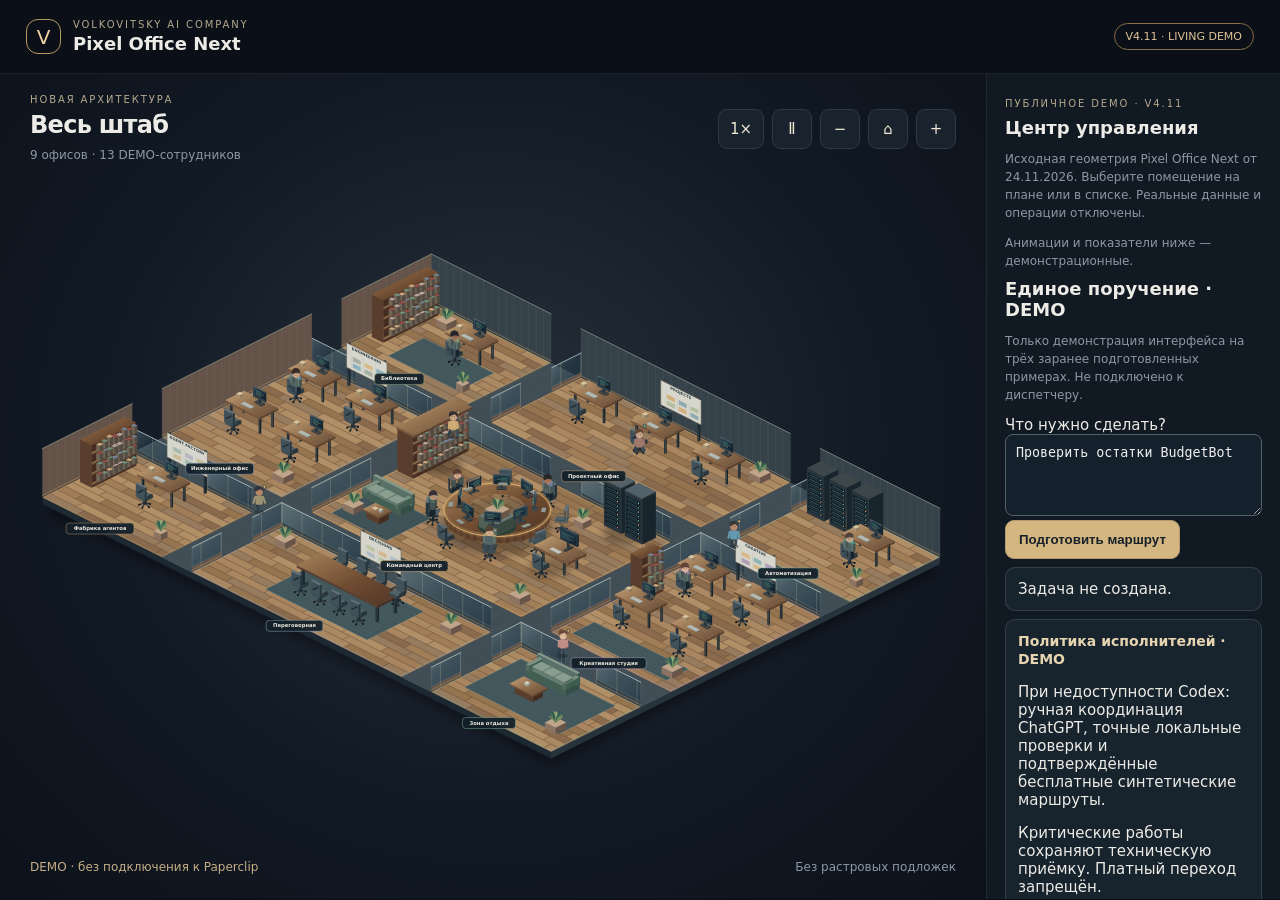
<file: next-v411-demo/index.html>
<!doctype html>
<html lang="ru"><head><meta charset="utf-8"><meta name="viewport" content="width=device-width,initial-scale=1"><title>Pixel Office Next — Management V4.11 DEMO</title>
<style>
:root{color-scheme:dark;font:15px system-ui,-apple-system,sans-serif;background:#0b1018;color:#ecebe6}*{box-sizing:border-box}body{margin:0}header{display:flex;align-items:center;justify-content:space-between;gap:16px;padding:19px 26px;border-bottom:1px solid #ffffff12}.brand{display:flex;align-items:center;gap:12px}.logo{width:35px;height:35px;border:1px solid #b79962;border-radius:12px;display:grid;place-items:center;color:#eed2a1;font-size:20px}.eyebrow{font-size:10px;letter-spacing:.19em;color:#b6a98e;text-transform:uppercase}h1{font-size:18px;margin:3px 0 0;font-weight:600}.tag{border:1px solid #876e46;color:#dec294;border-radius:20px;padding:6px 11px;font-size:11px;white-space:nowrap}main{display:grid;grid-template-columns:minmax(0,1fr) 278px;min-height:calc(100vh - 79px)}.stage{min-width:0;padding:20px;display:flex;flex-direction:column;justify-content:center;background:radial-gradient(ellipse at 50% 44%,#26303b 0%,#121a25 55%,#0c121b 100%)}.stagehead{display:flex;align-items:center;justify-content:space-between;gap:12px;margin:0 10px 4px}.stagehead h2{font-size:24px;letter-spacing:-.03em;font-weight:550;margin:6px 0}.muted{color:#8d98a4;font-size:12px;line-height:1.5}.stage svg{width:100%;height:auto;max-height:76vh;display:block;overflow:visible}.stagefoot{padding:6px 10px 0;display:flex;justify-content:space-between;gap:10px}.sidebar{min-width:0;background:#111923;border-left:1px solid #ffffff10;padding:24px 18px}.sidebar h3{font-size:18px;font-weight:550;margin:8px 0 12px}.sidebar h4{font-size:11px;color:#9aa6b2;letter-spacing:.1em;margin:25px 0 9px}.choice{color:#e2e8eb;background:#18232f;border:1px solid #ffffff12;border-radius:12px;padding:11px 12px;margin:6px 0;width:100%;text-align:left;cursor:pointer;min-height:48px;display:flex;align-items:center;gap:11px}.choice[aria-pressed=true]{border-color:#bd9b64;background:#262a2c}.choice small{display:block;font-size:11px;color:#94a1ad;margin-top:3px}.swatch{width:12px;height:12px;border-radius:4px;flex:none}.detail{padding:14px 0;border-bottom:1px solid #ffffff15;min-height:100px}.detail strong{font-size:16px;font-weight:550}.controls{display:flex;gap:8px}.controls button{font:inherit;border-radius:9px;background:#19232d;color:#f1e7d4;border:1px solid #ffffff19;min-width:40px;min-height:40px;cursor:pointer}.controls button:focus-visible,.choice:focus-visible{outline:2px solid #d5b77b;outline-offset:3px}.person{cursor:pointer}.person:hover .face-light{filter:brightness(1.2)}.blink{animation:blink 3.8s infinite}.status-dot{display:inline-block;width:7px;height:7px;background:#6cc3a5;border-radius:50%;margin-right:7px}@keyframes blink{0%,100%{opacity:.7}50%{opacity:1}}@media(prefers-reduced-motion:reduce){.blink{animation:none}}@media(max-width:740px){header{padding:14px 16px}main{display:block}.stage{padding:16px 8px}.stagehead{margin:0 6px}.stagehead h2{font-size:21px}.stage svg{max-height:none}.sidebar{border-left:0;border-top:1px solid #ffffff12;padding:18px}.stagefoot{flex-wrap:wrap}.tag{font-size:10px}}
html,body{max-width:100%;overflow-x:hidden}.stagehead>div:first-child,.brand>div:last-child{min-width:0}.controls{flex-shrink:0}.stage svg{min-width:0;max-width:100%;overflow:hidden}.detail p{overflow-wrap:anywhere}@media(max-width:480px){header{gap:8px}.brand{gap:8px}.eyebrow{letter-spacing:.12em;font-size:9px}.tag{max-width:105px;white-space:normal;text-align:center}.stagehead{flex-wrap:wrap;gap:8px}.controls{gap:6px}.controls button{min-width:44px;min-height:44px}.stagefoot{font-size:11px}.stagefoot span{max-width:100%}.sidebar{padding:16px}.choice{min-height:48px}}
main{grid-template-columns:minmax(0,1fr) 294px}.stage{justify-content:flex-start;min-height:calc(100vh - 76px)}.stage svg{max-height:calc(100vh - 216px);min-height:300px;flex:1}.sidebar{max-height:calc(100vh - 75px);overflow-y:auto}.zone-choice{min-height:35px;padding:8px 10px;margin:4px 0;font-size:12px}.zone-tag{cursor:pointer}.person.chosen{filter:drop-shadow(0 0 4px #f4d69c)}.zone-tag:focus-visible,.person:focus-visible{outline:2px solid #d5b77b}.controls button{flex-shrink:0}.employee{min-height:46px}.detail{min-height:80px}
@media(max-width:740px){main{display:block}.stage{min-height:auto}.stage svg{min-height:0;max-height:none;height:auto;aspect-ratio:2150/1230}.sidebar{max-height:none;overflow:visible}#zones{display:grid;grid-template-columns:repeat(2,minmax(0,1fr));gap:4px}.zone-choice{margin:0;min-height:44px}.controls{flex-wrap:wrap}.stagehead{align-items:flex-start}}
 .live-summary{display:grid;grid-template-columns:repeat(3,minmax(0,1fr));gap:6px;margin:12px 0 16px}.live-summary>div{border:1px solid #ffffff13;border-radius:9px;padding:8px 5px;background:#17222c;text-align:center}.live-summary strong{display:block;font-size:20px;font-weight:550;color:#dfc28e}.live-summary small{display:block;font-size:9px;line-height:1.25;color:#a6b1b9}.activity-event{display:grid;grid-template-columns:35px minmax(0,1fr);gap:7px;font-size:11px;line-height:1.45;padding:7px 0;border-bottom:1px solid #ffffff0c;color:#cad0d2}.activity-event span:first-child{color:#8998a5;font-variant-numeric:tabular-nums}.employee-state{margin-left:auto;font-size:10px;color:#8fc6b3;flex-shrink:0}.employee-state[data-state=walk]{color:#e5bc78}.employee-state[data-state=visit]{color:#b9acd5}.employee>span:nth-child(2){min-width:0;overflow-wrap:anywhere}.controls button#speed{width:46px}.static-actor .typing-hand{animation:typeHand .48s ease-in-out infinite alternate;transform-box:fill-box;transform-origin:center}@keyframes typeHand{from{transform:translate(0,-.5px)}to{transform:translate(0,1px)}}body.motion-paused .typing-hand,body.motion-paused .blink{animation-play-state:paused}@media(prefers-reduced-motion:reduce){.static-actor .typing-hand{animation:none}}@media(max-width:480px){.controls{gap:5px}.controls button{min-width:39px;min-height:40px}.controls button#speed{width:42px}.employee-state{font-size:9px}}
#source-state{color:#c5ad85}#source-state[data-connected=true]{color:#8fbfae}.live-task{display:flex;align-items:center;justify-content:space-between;gap:8px;padding:8px 0;border-bottom:1px solid #ffffff13;font-size:12px}.live-task span{overflow-wrap:anywhere;min-width:0}.live-task small{color:#9ca9b3}.static-actor:not(.confirmed-working) .typing-hand{animation:none}.static-actor.confirmed-working .typing-hand{animation-play-state:running}.live-summary small{font-size:9px}
[hidden]{display:none!important}.primary{display:block;border:1px solid #b49b72;border-radius:9px;background:#d4b780;color:#17212a;padding:11px 13px;font-weight:650;cursor:pointer}#task-open{width:100%;margin:9px 0 4px}#task-panel{margin:12px 0 0;padding:16px;background:#17232d;border:1px solid #b49b7255;border-radius:13px;max-width:100%;overflow-wrap:anywhere}.task-panel-head{display:flex;justify-content:space-between;align-items:flex-start;gap:12px}.task-panel-head h2{margin:4px 0}.task-panel-head button,.task-actions button:not(.primary){border:1px solid #ffffff24;background:#23323c;border-radius:8px;color:#e6e7e5;min-height:40px;padding:8px 12px;cursor:pointer}#task-form label{display:block;color:#b7c4cc;font-size:12px}#task-form textarea,#task-form select,#task-search,#task-filter{display:block;box-sizing:border-box;width:100%;font:inherit;font-size:13px;color:#e5e4df;background:#0d1821;border:1px solid #ffffff20;border-radius:8px;padding:10px;margin:6px 0 12px;min-width:0}#task-form textarea{resize:vertical;min-height:115px}.task-fields{display:grid;grid-template-columns:minmax(0,2fr) minmax(0,1fr);gap:10px}.task-actions{display:flex;flex-wrap:wrap;gap:8px}.task-actions button:disabled{opacity:.4;cursor:not-allowed}.candidate{padding:9px 11px;border-radius:8px;background:#25323a;border:1px solid #ffffff14;margin:6px 0}.candidate small{display:block;color:#b9c4ca;font-size:11px;margin-top:4px}.draft-preview{font:12px system-ui;white-space:pre-wrap;overflow-wrap:anywhere;background:#111b24;padding:12px;border-radius:8px;max-height:240px;overflow:auto}#task-list{max-height:400px;overflow-y:auto}.task-record{font-size:11px;line-height:1.5;border-bottom:1px solid #ffffff15;padding:8px 0;overflow-wrap:anywhere}.task-record summary{cursor:pointer;color:#d5d8d7}.task-record p{margin:8px 0}.stage:has(#task-panel:not([hidden])) svg{max-height:64vh} @media(max-width:480px){.task-fields{grid-template-columns:1fr}.task-actions .primary{width:100%}#task-panel{padding:12px}.stage:has(#task-panel:not([hidden])) svg{max-height:none}}
#simulation-panel{border-top:1px solid #ffffff24;margin-top:18px;padding-top:14px}#simulation-panel h3{font-size:15px;color:#d7bd90}#simulation-panel button:disabled{opacity:.4;cursor:not-allowed}.sim-check{display:flex;gap:8px;align-items:center;font-size:13px;margin:12px 0}#sim-phrase{display:block;width:100%;padding:9px;background:#0d1821;border:1px solid #ffffff24;color:#eee;border-radius:7px;margin:6px 0 10px}.provider-card{border:1px solid #ffffff20;border-radius:9px;padding:10px;margin:7px 0;background:#19252f}.provider-card strong{font-size:13px;color:#e3d3b4}.provider-card small{display:block;color:#b8c5cc;font-size:11px;line-height:1.5}.provider-card p{font-size:11px;line-height:1.4;margin:5px 0}.provider-card .blocked{color:#d9b783}#quota-board{margin:10px 0 16px}.quota-card{border:1px solid #ffffff20;background:#17232d;border-radius:10px;padding:12px;margin:8px 0;overflow-wrap:anywhere}.quota-card>strong{color:#e7d5b1;font-size:14px}.quota-card small{display:block;color:#b6c4cd;font-size:10px;line-height:1.4}.quota-source{margin-top:4px}.quota-window{margin:12px 0}.quota-row{display:flex;align-items:center;justify-content:space-between;gap:6px;font-size:11px}.quota-row strong{font-size:11px}.quota-track{height:7px;background:#34434c;border-radius:6px;overflow:hidden;margin:5px 0}.quota-fill{height:100%;border-radius:6px}.quota-fill.normal{background:#74ad98}.quota-fill.warn{background:#c99b58}.quota-fill.critical{background:#d16a65}.quota-card .quota-alert{color:#e0ba8c;margin-top:7px}.quota-actions{display:flex;flex-wrap:wrap;gap:7px;margin:6px 0;align-items:center}.quota-actions button,#cursor-quota-form button{color:#dce4e7;background:#253642;border:1px solid #ffffff23;border-radius:7px;padding:8px;font-size:11px;cursor:pointer}.quota-actions a{font-size:11px;color:#e6c28b}#cursor-quota-form{padding:9px;background:#131f28;border-radius:8px}#cursor-quota-form label{display:block;font-size:11px;color:#bfc9ce}#cursor-quota-form input{display:block;width:100%;box-sizing:border-box;min-width:0;background:#0d1821;color:#e7e7e7;border:1px solid #ffffff23;border-radius:6px;padding:8px;margin:5px 0 9px}#quota-refresh-note{font-size:10px;line-height:1.4}#admission-board label{display:block;font-size:11px;color:#bbc6ce}#admission-board select{display:block;width:100%;box-sizing:border-box;background:#14212a;color:#eee;border:1px solid #ffffff23;border-radius:6px;padding:8px;margin:4px 0 8px}#admission-board{margin:15px 0}#admission-result .provider-card{padding:8px}#admission-result .provider-card small{overflow-wrap:anywhere}
:root{color-scheme:dark;font:15px system-ui,-apple-system,sans-serif;background:#0b1018;color:#ecebe6}*{box-sizing:border-box}body{margin:0}header{display:flex;align-items:center;justify-content:space-between;gap:16px;padding:19px 26px;border-bottom:1px solid #ffffff12}.brand{display:flex;align-items:center;gap:12px}.logo{width:35px;height:35px;border:1px solid #b79962;border-radius:12px;display:grid;place-items:center;color:#eed2a1;font-size:20px}.eyebrow{font-size:10px;letter-spacing:.19em;color:#b6a98e;text-transform:uppercase}h1{font-size:18px;margin:3px 0 0;font-weight:600}.tag{border:1px solid #876e46;color:#dec294;border-radius:20px;padding:6px 11px;font-size:11px;white-space:nowrap}main{display:grid;grid-template-columns:minmax(0,1fr) 278px;min-height:calc(100vh - 79px)}.stage{min-width:0;padding:20px;display:flex;flex-direction:column;justify-content:center;background:radial-gradient(ellipse at 50% 44%,#26303b 0%,#121a25 55%,#0c121b 100%)}.stagehead{display:flex;align-items:center;justify-content:space-between;gap:12px;margin:0 10px 4px}.stagehead h2{font-size:24px;letter-spacing:-.03em;font-weight:550;margin:6px 0}.muted{color:#8d98a4;font-size:12px;line-height:1.5}.stage svg{width:100%;height:auto;max-height:76vh;display:block;overflow:visible}.stagefoot{padding:6px 10px 0;display:flex;justify-content:space-between;gap:10px}.sidebar{min-width:0;background:#111923;border-left:1px solid #ffffff10;padding:24px 18px}.sidebar h3{font-size:18px;font-weight:550;margin:8px 0 12px}.sidebar h4{font-size:11px;color:#9aa6b2;letter-spacing:.1em;margin:25px 0 9px}.choice{color:#e2e8eb;background:#18232f;border:1px solid #ffffff12;border-radius:12px;padding:11px 12px;margin:6px 0;width:100%;text-align:left;cursor:pointer;min-height:48px;display:flex;align-items:center;gap:11px}.choice[aria-pressed=true]{border-color:#bd9b64;background:#262a2c}.choice small{display:block;font-size:11px;color:#94a1ad;margin-top:3px}.swatch{width:12px;height:12px;border-radius:4px;flex:none}.detail{padding:14px 0;border-bottom:1px solid #ffffff15;min-height:100px}.detail strong{font-size:16px;font-weight:550}.controls{display:flex;gap:8px}.controls button{font:inherit;border-radius:9px;background:#19232d;color:#f1e7d4;border:1px solid #ffffff19;min-width:40px;min-height:40px;cursor:pointer}.controls button:focus-visible,.choice:focus-visible{outline:2px solid #d5b77b;outline-offset:3px}.person{cursor:pointer}.person:hover .face-light{filter:brightness(1.2)}.blink{animation:blink 3.8s infinite}.status-dot{display:inline-block;width:7px;height:7px;background:#6cc3a5;border-radius:50%;margin-right:7px}@keyframes blink{0%,100%{opacity:.7}50%{opacity:1}}@media(prefers-reduced-motion:reduce){.blink{animation:none}}@media(max-width:740px){header{padding:14px 16px}main{display:block}.stage{padding:16px 8px}.stagehead{margin:0 6px}.stagehead h2{font-size:21px}.stage svg{max-height:none}.sidebar{border-left:0;border-top:1px solid #ffffff12;padding:18px}.stagefoot{flex-wrap:wrap}.tag{font-size:10px}}
html,body{max-width:100%;overflow-x:hidden}.stagehead>div:first-child,.brand>div:last-child{min-width:0}.controls{flex-shrink:0}.stage svg{min-width:0;max-width:100%;overflow:hidden}.detail p{overflow-wrap:anywhere}@media(max-width:480px){header{gap:8px}.brand{gap:8px}.eyebrow{letter-spacing:.12em;font-size:9px}.tag{max-width:105px;white-space:normal;text-align:center}.stagehead{flex-wrap:wrap;gap:8px}.controls{gap:6px}.controls button{min-width:44px;min-height:44px}.stagefoot{font-size:11px}.stagefoot span{max-width:100%}.sidebar{padding:16px}.choice{min-height:48px}}
main{grid-template-columns:minmax(0,1fr) 294px}.stage{justify-content:flex-start;min-height:calc(100vh - 76px)}.stage svg{max-height:calc(100vh - 216px);min-height:300px;flex:1}.sidebar{max-height:calc(100vh - 75px);overflow-y:auto}.zone-choice{min-height:35px;padding:8px 10px;margin:4px 0;font-size:12px}.zone-tag{cursor:pointer}.person.chosen{filter:drop-shadow(0 0 4px #f4d69c)}.zone-tag:focus-visible,.person:focus-visible{outline:2px solid #d5b77b}.controls button{flex-shrink:0}.employee{min-height:46px}.detail{min-height:80px}
@media(max-width:740px){main{display:block}.stage{min-height:auto}.stage svg{min-height:0;max-height:none;height:auto;aspect-ratio:2150/1230}.sidebar{max-height:none;overflow:visible}#zones{display:grid;grid-template-columns:repeat(2,minmax(0,1fr));gap:4px}.zone-choice{margin:0;min-height:44px}.controls{flex-wrap:wrap}.stagehead{align-items:flex-start}}
 .live-summary{display:grid;grid-template-columns:repeat(3,minmax(0,1fr));gap:6px;margin:12px 0 16px}.live-summary>div{border:1px solid #ffffff13;border-radius:9px;padding:8px 5px;background:#17222c;text-align:center}.live-summary strong{display:block;font-size:20px;font-weight:550;color:#dfc28e}.live-summary small{display:block;font-size:9px;line-height:1.25;color:#a6b1b9}.activity-event{display:grid;grid-template-columns:35px minmax(0,1fr);gap:7px;font-size:11px;line-height:1.45;padding:7px 0;border-bottom:1px solid #ffffff0c;color:#cad0d2}.activity-event span:first-child{color:#8998a5;font-variant-numeric:tabular-nums}.employee-state{margin-left:auto;font-size:10px;color:#8fc6b3;flex-shrink:0}.employee-state[data-state=walk]{color:#e5bc78}.employee-state[data-state=visit]{color:#b9acd5}.employee>span:nth-child(2){min-width:0;overflow-wrap:anywhere}.controls button#speed{width:46px}.static-actor .typing-hand{animation:typeHand .48s ease-in-out infinite alternate;transform-box:fill-box;transform-origin:center}@keyframes typeHand{from{transform:translate(0,-.5px)}to{transform:translate(0,1px)}}body.motion-paused .typing-hand,body.motion-paused .blink{animation-play-state:paused}@media(prefers-reduced-motion:reduce){.static-actor .typing-hand{animation:none}}@media(max-width:480px){.controls{gap:5px}.controls button{min-width:39px;min-height:40px}.controls button#speed{width:42px}.employee-state{font-size:9px}}

.static-actor:not(.confirmed-working) .typing-hand{animation:typeHand .48s ease-in-out infinite alternate}.motion-paused .typing-hand,.motion-paused .blink{animation-play-state:paused!important}@media(prefers-reduced-motion:reduce){.static-actor .typing-hand,.blink{animation:none!important}}
</style><meta name="robots" content="noindex,nofollow,noarchive"><meta http-equiv="Content-Security-Policy" content="default-src 'none'; script-src 'unsafe-inline'; style-src 'unsafe-inline'; img-src data:; connect-src 'none'; object-src 'none'; base-uri 'none'; form-action 'none'"></head><body>
<header><div class="brand"><div class="logo">V</div><div><div class="eyebrow">VOLKOVITSKY AI COMPANY</div><h1>Pixel Office Next</h1></div></div><div class="tag">V4.11 · LIVING DEMO</div></header>
<main><section class="stage"><div class="stagehead"><div><div class="eyebrow">Новая архитектура</div><h2 id="scope">Весь штаб</h2><span class="muted"><span id="headline">9 офисов · 13 DEMO-сотрудников</span></span></div><div class="controls"><button id="speed" aria-label="Скорость анимации">1×</button><button id="motion" aria-label="Приостановить движение">Ⅱ</button><button id="minus" aria-label="Уменьшить">−</button><button id="reset" aria-label="Вписать сцену">⌂</button><button id="plus" aria-label="Увеличить">+</button></div></div>
<svg id="scene" viewBox="-35 0 2150 1230" role="img" aria-label="Интерактивный изометрический штаб из девяти помещений" xmlns="http://www.w3.org/2000/svg"><defs>
<linearGradient id="wood" x1="0" y1="0" x2="1" y2="1"><stop stop-color="#c4a176"/><stop offset=".48" stop-color="#937150"/><stop offset="1" stop-color="#644b37"/></linearGradient>
<linearGradient id="walnut" x1="0" y1="0" x2="1" y2="1"><stop stop-color="#a5825a"/><stop offset=".55" stop-color="#6f4b31"/><stop offset="1" stop-color="#503626"/></linearGradient>
<linearGradient id="glass" x1="0" y1="0" x2=".9" y2="1"><stop stop-color="#9fbbc3" stop-opacity=".55"/><stop offset=".5" stop-color="#315568" stop-opacity=".42"/><stop offset="1" stop-color="#162d3e" stop-opacity=".9"/></linearGradient>
<linearGradient id="screen" x1="0" y1="0" x2="0" y2="1"><stop stop-color="#213e4b"/><stop offset="1" stop-color="#101d29"/></linearGradient>
<linearGradient id="slate" x1="0" y1="0" x2="1" y2="1"><stop stop-color="#3c4b52"/><stop offset="1" stop-color="#202d36"/></linearGradient>
<radialGradient id="lamp"><stop stop-color="#ffc86d" stop-opacity=".28"/><stop offset="1" stop-color="#ffc86d" stop-opacity="0"/></radialGradient>
<filter id="soft" x="-100%" y="-100%" width="300%" height="300%"><feGaussianBlur stdDeviation="9"/></filter>
<filter id="drop" x="-40%" y="-40%" width="180%" height="200%"><feDropShadow dx="0" dy="14" stdDeviation="14" flood-color="#000" flood-opacity=".42"/></filter>
<filter id="glow" x="-80%" y="-80%" width="260%" height="260%"><feGaussianBlur stdDeviation="2.3" result="blur"/><feMerge><feMergeNode in="blur"/><feMergeNode in="SourceGraphic"/></feMerge></filter>
</defs><g id="world"></g></svg>
<div class="stagefoot muted"><span id="source-state" role="status">DEMO · без подключения к Paperclip</span><span>Без растровых подложек</span></div></section>
<aside class="sidebar"><div class="eyebrow">Публичное DEMO · V4.11</div><h3>Центр управления</h3>
<p class="muted">Исходная геометрия Pixel Office Next от 24.11.2026. Выберите помещение на плане или в списке. Реальные данные и операции отключены.</p>
<div id="source-time" class="muted">Анимации и показатели ниже — демонстрационные.</div>
<section id="demo-intake"><h3>Единое поручение · DEMO</h3><p class="muted">Только демонстрация интерфейса на трёх заранее подготовленных примерах. Не подключено к диспетчеру.</p><label for="demo-task-text">Что нужно сделать?</label><textarea id="demo-task-text" rows="4" maxlength="5000" style="width:100%;background:#14212c;color:#eee;border:1px solid #52606a;border-radius:8px;padding:10px">Проверить остатки BudgetBot</textarea><button id="demo-plan" class="primary" type="button">Подготовить маршрут</button><div id="demo-plan-result" class="quota-card" role="status">Задача не создана.</div><div class="quota-card"><strong>Политика исполнителей · DEMO</strong><p>При недоступности Codex: ручная координация ChatGPT, точные локальные проверки и подтверждённые бесплатные синтетические маршруты.</p><p>Критические работы сохраняют техническую приёмку. Платный переход запрещён.</p><small>Пример политики, не фактические квоты и не разрешение запуска.</small></div><p class="muted">Другие примеры: «Подготовить ролик Reels Studio»; «Проверить тест AI Hub».</p></section>
<div class="live-summary"><div><strong id="work-count">—</strong><small>За работой</small></div><div><strong id="walk-count">—</strong><small>В пути</small></div><div><strong id="visit-count">—</strong><small>Посещения</small></div></div>
<h3>Офисы</h3><div id="zones"></div><div class="detail" id="detail"><strong>Штаб компании</strong><p class="muted">Выберите офис.</p></div>
<h3>Сотрудники</h3><p class="muted">13 условных персонажей · не реальные статусы.</p><div id="people"></div><h3>События · DEMO</h3><div id="activity-log"></div>
<section id="quota-board" aria-label="Контроль лимитов"><h4>ЛИМИТЫ · DEMO (не реальные квоты)</h4><div id="codex-quota" class="quota-card">Получение лимитов Codex…</div><div id="cursor-quota" class="quota-card"></div><div class="quota-actions"><button type="button" id="quota-refresh">Обновить пример</button></div><div class="quota-actions"><button type="button" id="cursor-edit">Ввести пример Cursor</button><button type="button" id="cursor-clear">Сбросить снимок</button></div><form id="cursor-quota-form" hidden><label>Cursor Models · использовано, %<input id="cursor-own" type="number" required min="0" max="100" step="0.1"></label><label>Other Models · использовано, %<input id="cursor-other" type="number" required min="0" max="100" step="0.1"></label><label>Дата сброса (необязательно)<input id="cursor-reset" type="datetime-local"></label><button type="submit">Применить пример</button><small id="cursor-message"></small></form><p id="quota-refresh-note" class="muted" role="status"></p></section><section id="demo-executor-status"><h3>Исполнители · DEMO</h3><p class="muted">Условные примеры состояний, не реальные данные. Активность, лимиты и допуск проверяются отдельно.</p><div class="quota-card" data-executor="chatgpt"><strong>ChatGPT</strong><p>Ручной канал</p><small>Пример: координация</small><p>Демонстрация · запуск недоступен</p></div><div class="quota-card" data-executor="codex"><strong>Codex</strong><p>CLI обнаружен</p><small>Пример: техническая проверка</small><p>Демонстрация · запуск недоступен</p></div><div class="quota-card" data-executor="cursor"><strong>Cursor</strong><p>CLI обнаружен</p><small>Пример: результат ожидает проверки</small><p>Демонстрация · запуск недоступен</p></div><div class="quota-card" data-executor="grok_bot"><strong>Grok Bot</strong><p>Доступность не подтверждена</p><small>Пример: содержание принято, задача не закрыта</small><p>Демонстрация · запуск недоступен</p></div><div class="quota-card" data-executor="openrouter"><strong>OpenRouter</strong><p>Маршрут не подтверждён</p><small>Пример: проверка маршрута</small><p>Демонстрация · запуск недоступен</p></div><div class="quota-card" data-executor="omniroute"><strong>OmniRoute</strong><p>Локальный шлюз</p><small>Пример: доступность порта</small><p>Демонстрация · запуск недоступен</p></div><div class="quota-card" data-executor="hr"><strong>HR · фабрика агентов</strong><p>Запланировано</p><small>Пример: подготовка ролей</small><p>Демонстрация · запуск недоступен</p></div><h3>Журнал задач · DEMO</h3><div id="owner-task-status" class="quota-card"><small>Условные числа для проверки интерфейса</small><p>Ожидают исполнения: 3</p><p>В работе: 2</p><p>Ожидают проверки: 1</p><p>Ожидают согласования: 1</p><p>Завершены: 4</p><p>Ошибка: 1</p></div></section><section><h4>GROK BOT · НЕДЕЛЬНЫЙ ЛИМИТ (пример)</h4><div class="quota-card"><div class="quota-row"><span>Осталось</span><strong>65%</strong></div><div class="quota-track"><div class="quota-fill normal" style="width:35%"></div></div><small>Использовано 35% · условное значение</small></div></section><section id="demo-assignment-links"><h3>Задачи и рабочие места · DEMO</h3><p class="muted">Условные назначения для проверки навигации. Назначение задачи не доказывает фактический запуск.</p><div class="quota-card"><strong>DEMO-01 · Ожидает исполнения</strong><p>Назначено: Лео</p><button type="button" data-demo-assignee="leo">Показать рабочее место</button></div><div class="quota-card"><strong>DEMO-02 · Ожидает проверки</strong><p>Назначено: Ада</p><button type="button" data-demo-assignee="ada">Показать рабочее место</button></div><div class="quota-card"><strong>DEMO-03 · Не назначена</strong><p>Нет подтверждённого назначения</p></div></section><h3>Задачи и согласования</h3><div class="quota-card">Доступны только в защищённой рабочей версии.</div>
</aside></main>
<script>
/* HQ Expansion: pure SVG geometry; no external resources. */
const root=document.querySelector('#world'),svg=document.querySelector('#scene');
let W=root,ox=0,oy=0;
// Navigation geometry is derived from the same furniture and wall drawing calls.
const obstacles=[],seatAnchors=new Map(),seatFacings=new Map();let seatOwner=null,recordGeometry=true;
const seatKey=(x,y)=>'chair:'+x.toFixed(2)+':'+y.toFixed(2);
function rectObstacle(x,y,rx,ry,owner=seatOwner){obstacles.push({kind:'rect',x,y,rx,ry,owner})}
function circleObstacle(x,y,r){obstacles.push({kind:'circle',x,y,r,owner:null})}
function recordBox(x,y,z,a,b,h,rot){
 if(!recordGeometry||z>=1.85||z+h<=.025)return;
 const c=Math.abs(Math.cos(rot)),s=Math.abs(Math.sin(rot));
 rectObstacle(x+ox,y+oy,(a*c+b*s)/2,(a*s+b*c)/2);
}
const clearance=.18,gridStep=.25;
function obstacleIndex(){
 const bins=new Map();
 for(const o of obstacles){const rx=(o.rx??o.r)+clearance,ry=(o.ry??o.r)+clearance;
  for(let x=Math.floor(o.x-rx);x<=Math.floor(o.x+rx);x++)for(let y=Math.floor(o.y-ry);y<=Math.floor(o.y+ry);y++){
   const k=x+','+y;if(!bins.has(k))bins.set(k,[]);bins.get(k).push(o);
  }
 }
 return bins;
}
let navBins;
function allowedSeats(a){const ids=new Set();if(a.homeSeat)ids.add(seatKey(...a.home));if(a.visitSeat)ids.add(a.id==='eva'?'lounge-sofa':seatKey(...a.visit));return ids}
function blocked(x,y,ignored=new Set()){
 if(x<clearance||y<clearance||x>34-clearance||y>26-clearance)return true;
 for(const o of navBins.get(Math.floor(x)+','+Math.floor(y))||[]){
  if(o.owner&&ignored.has(o.owner))continue;
  if(o.kind==='circle'){if(Math.hypot(x-o.x,y-o.y)<o.r+clearance)return true}
  else if(Math.abs(x-o.x)<o.rx+clearance&&Math.abs(y-o.y)<o.ry+clearance)return true;
 }
 return false;
}
function clearSegment(a,b,ignored){const n=Math.max(1,Math.ceil(Math.hypot(a[0]-b[0],a[1]-b[1])/.045));for(let i=0;i<=n;i++){const t=i/n;if(blocked(a[0]+(b[0]-a[0])*t,a[1]+(b[1]-a[1])*t,ignored))return false}return true}
function findRoute(a){
 const ignored=allowedSeats(a);
 if(a.homeSeat&&!seatAnchors.has(seatKey(...a.home)))throw Error('Missing home seat '+a.id);
 if(a.visitSeat&&!seatAnchors.has(a.id==='eva'?'lounge-sofa':seatKey(...a.visit)))throw Error('Missing visit seat '+a.id);
 const nx=137,ny=105,sz=nx*ny,idx=(x,y)=>y*nx+x,world=i=>[(i%nx)*gridStep,Math.floor(i/nx)*gridStep];
 const usable=new Uint8Array(sz);for(let i=0;i<sz;i++){const [x,y]=world(i);usable[i]=!blocked(x,y,ignored)}
 function nearest(p){let best=-1,d=Infinity;const xx=Math.round(p[0]/gridStep),yy=Math.round(p[1]/gridStep);for(let x=Math.max(0,xx-5);x<=Math.min(nx-1,xx+5);x++)for(let y=Math.max(0,yy-5);y<=Math.min(ny-1,yy+5);y++){const i=idx(x,y),q=world(i),dist=Math.hypot(q[0]-p[0],q[1]-p[1]);if(usable[i]&&dist<d&&clearSegment(p,q,ignored)){best=i;d=dist}}return best}
 const start=nearest(a.home),end=nearest(a.visit);
 if(start<0||end<0)throw Error('Blocked endpoint '+a.id+' home='+start+' visit='+end);
 const prev=new Int32Array(sz).fill(-1),queue=new Int32Array(sz);let head=0,tail=0;prev[start]=start;queue[tail++]=start;
 while(head<tail&&prev[end]<0){const i=queue[head++],x=i%nx,y=Math.floor(i/nx);for(const [dx,dy] of [[1,0],[-1,0],[0,1],[0,-1]]){const xx=x+dx,yy=y+dy;if(xx<0||yy<0||xx>=nx||yy>=ny)continue;const j=idx(xx,yy);if(prev[j]!==-1||!usable[j]||!clearSegment(world(i),world(j),ignored))continue;prev[j]=i;queue[tail++]=j}}
 if(prev[end]<0)throw Error('No route '+a.id);
 const reverse=[];for(let i=end;;i=prev[i]){reverse.push(world(i));if(i===start)break}
 const raw=[a.home,...reverse.reverse(),a.visit],result=[raw[0]];let i=0;
 while(i<raw.length-1){let j=raw.length-1;while(j>i+1&&!clearSegment(raw[i],raw[j],ignored))j--;result.push(raw[j]);i=j}
 // Seat footprint exclusions are permitted only next to assigned endpoints.
 if(!result.slice(1).every((p,i)=>clearSegment(result[i],p,ignored)))throw Error('Unsafe route '+a.id);
 return result.filter((p,i)=>i===0||Math.hypot(p[0]-result[i-1][0],p[1]-result[i-1][1])>.0001);
}
function verifyNavigation(){
 return schedules.map(a=>{const ignore=allowedSeats(a),violations=[];let length=0;
 for(let i=1;i<a.points.length;i++){const p=a.points[i-1],q=a.points[i],l=Math.hypot(q[0]-p[0],q[1]-p[1]);length+=l;
  for(let j=0,n=Math.max(1,Math.ceil(l/.025));j<=n;j++){const t=j/n,x=p[0]+(q[0]-p[0])*t,y=p[1]+(q[1]-p[1])*t;
   if(blocked(x,y,ignore))violations.push('obstacle '+i);
   // Any seat exclusion is legitimate only within a small endpoint envelope.
   if(blocked(x,y)&&Math.min(Math.hypot(x-a.home[0],y-a.home[1]),Math.hypot(x-a.visit[0],y-a.visit[1]))>(a.id==='eva'?1.35:.8))violations.push('seat-crossing '+i);
  }
 }
 return {id:a.id,segments:a.points.length-1,length:Math.round(length*100)/100,violations:[...new Set(violations)]};
 })
}

const NS='http://www.w3.org/2000/svg';
const P=(x,y,z=0)=>[900+(x+ox-y-oy)*34,145+(x+ox+y+oy)*17-z*43];
const pt=a=>a.map(v=>v.toFixed(2)).join(',');
const el=(tag,attrs={},parent=W)=>{let n=document.createElementNS(NS,tag);for(const[k,v]of Object.entries(attrs))n.setAttribute(k,v);parent.append(n);return n};
const group=(p=W,attrs={})=>el('g',attrs,p);
const polygon=(points,fill,p=W,attrs={})=>el('polygon',{points:points.map(pt).join(' '),fill,...attrs},p);
const poly=(vertices,fill,p=W,attrs={})=>polygon(vertices.map(v=>P(...v)),fill,p,attrs);
const line=(a,b,color,width=1,p=W,attrs={})=>{const A=P(...a),B=P(...b);return el('line',{x1:A[0],y1:A[1],x2:B[0],y2:B[1],stroke:color,'stroke-width':width,'stroke-linecap':'round',...attrs},p)};
const path=(d,fill,p=W,attrs={})=>el('path',{d,fill,...attrs},p);
const circ=(x,y,r,fill,p=W,attrs={})=>el('circle',{cx:x,cy:y,r,fill,...attrs},p);
const ellipse=(x,y,rx,ry,fill,p=W,attrs={})=>el('ellipse',{cx:x,cy:y,rx,ry,fill,...attrs},p);
function box(x,y,z,a,b,h,colors,p=W,rot=0){
 recordBox(x,y,z,a,b,h,rot);
 const c=Math.cos(rot),s=Math.sin(rot),q=(u,v,w)=>[x+u*c-v*s,y+u*s+v*c,z+w];
 const A=q(-a/2,-b/2,0),B=q(a/2,-b/2,0),C=q(a/2,b/2,0),D=q(-a/2,b/2,0),E=q(-a/2,-b/2,h),F=q(a/2,-b/2,h),G=q(a/2,b/2,h),H=q(-a/2,b/2,h);
 const [top,right,left]=colors;const faces=[{v:[A,B,F,E],c:left,dy:-c-s},{v:[B,C,G,F],c:right,dy:c+s},{v:[C,D,H,G],c:left,dy:c-s},{v:[D,A,E,H],c:right,dy:-c+s}];
 faces.filter(f=>f.dy>0).forEach(f=>poly(f.v,f.c,p));poly([E,F,G,H],top,p);return [E,F,G,H];
}
const rnd=i=>{let x=Math.sin(i*127.1+91.73)*43758.5453;return x-Math.floor(x)};
function groundShadow(x,y,rx,ry,alpha=.26){const [a,b]=P(x,y,.015);ellipse(a,b,rx,ry,'#000',W,{opacity:alpha,filter:'url(#soft)'})}
function ringPoints(cx,cy,z,r,n=80,start=0,end=Math.PI*2){return Array.from({length:n+1},(_,i)=>{const a=start+(end-start)*i/n;return P(cx+r*Math.cos(a),cy+r*Math.sin(a),z)})}
function pathPoints(ps){return 'M'+ps.map(pt).join(' L')+' Z'}
const palette=['#94734f','#a17d57','#a98660','#8a6a4d','#b18f66','#967b5e','#aa8861'];
const dark=['#3d4649','#18252d','#29353d'],wood=['url(#wood)','#5b402d','#77563c'],walnut=['url(#walnut)','#442d20','#593e2d'];
function plant(x,y,z=0,r=.27,p=W){box(x,y,z,r*1.7,r*1.7,.34,['#c0a58a','#685449','#8d7462'],p);const [a,b]=P(x,y,z+.32);for(let i=0;i<9;i++){let ang=i*2.4,dx=Math.cos(ang)*(10+r*16),dy=-14-Math.abs(Math.sin(ang))*13;path('M'+a+','+b+' Q'+(a+dx*.45-5)+','+(b+dy*.7)+' '+(a+dx)+','+(b+dy)+' Q'+(a+dx*.8+7)+','+(b+dy*.9)+' '+a+','+b,['#748c5d','#3f745d','#92a975','#335b4c'][i%4],p)}}
function chair(x,y,a,p=W){const old=seatOwner;seatOwner=seatKey(x+ox,y+oy);seatAnchors.set(seatOwner,[x+ox,y+oy]);seatFacings.set(seatOwner,a);rectObstacle(x+ox,y+oy,.34,.34);try{return chairGeometry(x,y,a,p)}finally{seatOwner=old}}
function chairGeometry(x,y,a,p=W){const c=Math.cos(a),s=Math.sin(a),q=(u,v,z)=>[x+u*c-v*s,y+u*s+v*c,z];const B=(u,v,z,w,d,h,col)=>box(...q(u,v,z),w,d,h,col,p,a);
for(let j=0;j<5;j++){let t=j*Math.PI*2/5;line(q(0,0,.17),q(Math.cos(t)*.27,Math.sin(t)*.27,.075),'#303a40',3,p);const w=P(...q(Math.cos(t)*.27,Math.sin(t)*.27,.055));circ(...w,2.4,'#101921',p)}
B(0,0,.12,.11,.11,.35,dark);B(0,0,.46,.55,.55,.13,['#51616a','#26343c','#394b55']);B(0,.25,.56,.58,.14,.65,['#61717a','#26353d','#40515a']);B(-.31,0,.65,.065,.34,.07,dark);B(.31,0,.65,.065,.34,.07,dark)}
const roster=[
{id:'ada',name:'Ада',role:'Координация штаба',color:'#48796e',skin:'#bf9777',hair:'#34313a',a:2.25,zone:'command'},
{id:'eli',name:'Эли',role:'Аналитика',color:'#8c665e',skin:'#d1a989',hair:'#583b31',a:3.65,zone:'command'},
{id:'cleo',name:'Клео',role:'Продукт и дизайн',color:'#7d88a8',skin:'#aa795d',hair:'#28272b',a:5.1,zone:'command'},
{id:'dan',name:'Дан',role:'Инженерия',color:'#baa277',skin:'#d2ad8c',hair:'#504132',a:.9,zone:'command'},
{id:'leo',name:'Лео',role:'Разработка',color:'#648fa2',skin:'#cb9f81',hair:'#362c2c',zone:'engineering'},
{id:'mia',name:'Миа',role:'Проектный офис',color:'#a0786d',skin:'#c8a488',hair:'#624737',zone:'projects',walker:true},
{id:'nia',name:'Ниа',role:'База знаний',color:'#8d9b69',skin:'#9c7158',hair:'#25252b',zone:'library'},
{id:'max',name:'Макс',role:'Автоматизация',color:'#4b938b',skin:'#c5a78c',hair:'#50423a',zone:'automation'},
{id:'ira',name:'Ира',role:'Медиапроизводство',color:'#987d9f',skin:'#dfb69a',hair:'#64423c',zone:'creative'},
{id:'kai',name:'Кай',role:'Фабрика агентов',color:'#9a9270',skin:'#b58868',hair:'#333139',zone:'hr',walker:true},
{id:'lin',name:'Лин',role:'Планирование',color:'#d0ac75',skin:'#c5a17e',hair:'#342d31',zone:'projects',walker:true},
{id:'sam',name:'Сэм',role:'Техническая координация',color:'#6499b0',skin:'#b8896b',hair:'#36383a',zone:'engineering',walker:true},
{id:'eva',name:'Ева',role:'Внутренние коммуникации',color:'#c18b86',skin:'#dfba9b',hair:'#6b493a',zone:'command',walker:true}
];

function human(x,y,z,a,r,p){const g=group(p,{class:'person static-actor','data-id':r.id,role:'button',tabindex:'0','aria-label':r.name});const c=Math.cos(a),s=Math.sin(a),q=(u,v,w)=>[x+u*c-v*s,y+u*s+v*c,z+w];const B=(u,v,w,ww,dd,h,col)=>box(...q(u,v,w),ww,dd,h,col,g,a);
const hip=z?0:0;
B(-.12,.03,hip,.19,.24,.40,['#263643','#16232e','#354650']);B(.12,.03,hip,.19,.24,.4,['#303d48','#18242c','#3d4a54']);
B(0,0,.35,.43,.31,.47,[r.color,'#354b4b','#536466']);B(0,-.164,.67,.13,.025,.11,['#c9c5b4','#63706a','#9baba0']);const armStart=g.children.length;B(-.24,0,.39,.14,.18,.38,[r.color,'#485451','#5f726b']);B(.24,0,.39,.14,.18,.38,[r.color,'#485451','#5f726b']);[...g.children].slice(armStart).forEach(n=>n.classList.add('typing-hand'));
const h=P(...q(0,-.005,.97));const [hx,hy]=h;ellipse(hx,hy,8.8,10.6,r.skin,g,{class:'face-light'});path('M'+(hx-9)+','+(hy+2)+' C'+(hx-14)+','+(hy-11)+' '+(hx+1)+','+(hy-17)+' '+(hx+8)+','+(hy-8)+' L'+(hx+10)+','+(hy+1)+' Q'+(hx+1)+','+(hy-4)+' '+(hx-9)+','+(hy+2),r.hair,g);circ(hx-3,hy+1,1,'#302b2a',g);circ(hx+3,hy+1,1,'#302b2a',g);path('M'+(hx-2)+','+(hy+5)+' q2,1 4,0','none',g,{stroke:'#785d50','stroke-width':.8});
g.addEventListener('click',()=>select(r.id));g.addEventListener('keydown',e=>{if(e.key==='Enter'||e.key===' '){e.preventDefault();select(r.id)}});return g}
function monitor(x,y,theta,p){const a=theta-Math.PI/2,c=Math.cos(a),s=Math.sin(a),q=(u,v,z)=>[x+u*c-v*s,y+u*s+v*c,z];box(x,y,1.03,.47,.25,.055,dark,p,a);box(x,y,1.08,.08,.08,.29,dark,p,a);box(x,y,1.27,.8,.09,.51,['#52606a','#14252e','#2f424d'],p,a);poly([q(-.34,-.049,1.32),q(.34,-.049,1.32),q(.34,-.049,1.72),q(-.34,-.049,1.72)],'url(#screen)',p);for(let i=0;i<4;i++)line(q(-.28,-.052,1.39+i*.072),q(-.28+(i===2?.48:.31),-.052,1.39+i*.072),i===0?'#d9b67a':'#6fb29c',1.1,p,{opacity:.75})}
const zones=[
{id:'library',name:'Библиотека',en:'Knowledge Library',x:0,y:0,w:8,h:6,accent:'#9eac7d',desc:'Память, исследования и база знаний.'},
{id:'projects',name:'Проектный офис',en:'Project Office',x:10,y:0,w:14,h:6,accent:'#ccad7f',desc:'Планирование и координация проектов.'},
{id:'automation',name:'Автоматизация',en:'Automation Lab',x:26,y:0,w:8,h:6,accent:'#76bdb2',desc:'Оркестрация, серверы и инфраструктура.'},
{id:'engineering',name:'Инженерный офис',en:'Engineering Office',x:0,y:8,w:8,h:10,accent:'#8aaec9',desc:'Разработка, тестирование и техническая приёмка.'},
{id:'command',name:'Командный центр',en:'Command Studio',x:10,y:8,w:14,h:10,accent:'#e0bb7d',desc:'Утверждённая композиция штаба: круглый стол, библиотека и рабочие места.'},
{id:'creative',name:'Креативная студия',en:'Creative Studio',x:26,y:8,w:8,h:10,accent:'#b6a4cf',desc:'Дизайн, видео и медиапроизводство.'},
{id:'hr',name:'Фабрика агентов',en:'HR / Agent Factory',x:0,y:20,w:8,h:6,accent:'#bb9e73',desc:'Подбор ролей, обучение и создание агентов.'},
{id:'meeting',name:'Переговорная',en:'Meeting Room',x:10,y:20,w:14,h:6,accent:'#a4b6c5',desc:'Совещания и согласования.'},
{id:'lounge',name:'Зона отдыха',en:'Lounge',x:26,y:20,w:8,h:6,accent:'#89b6a2',desc:'Неформальное общение и отдых.'}
];
const zmap=Object.fromEntries(zones.map(z=>[z.id,z]));
let selectedZone=null,selectedPerson=null,paused=matchMedia('(prefers-reduced-motion: reduce)').matches,sim=0,zoom=1,currentView=[-35,0,2150,1230];
const layer=group(root,{id:'base-layer'});W=layer;
poly([[0,0,-.3],[34,0,-.3],[34,26,-.3],[0,26,-.3]],'#0b1119',layer,{filter:'url(#drop)'});
poly([[34,0,0],[34,26,0],[34,26,-.34],[34,0,-.34]],'#26333c',layer);
poly([[0,26,0],[34,26,0],[34,26,-.34],[0,26,-.34]],'#1c2832',layer);
poly([[0,0,0],[34,0,0],[34,26,0],[0,26,0]],'#536063',layer);
for(const x of [8,24]){poly([[x,0,.003],[x+2,0,.003],[x+2,26,.003],[x,26,.003]],'#414e55',layer);for(let i=1;i<26;i++)line([x+.1,i,.01],[x+1.9,i,.01],'#728082',.6,layer,{opacity:.38})}
for(const y of [6,18]){poly([[0,y,.006],[34,y,.006],[34,y+2,.006],[0,y+2,.006]],'#414e55',layer);for(let i=1;i<34;i++)line([i,y+.12,.01],[i,y+1.88,.01],'#728082',.6,layer,{opacity:.38})}
for(const z of zones){ox=z.x;oy=z.y;const g=group(layer,{'data-floor':z.id});
 poly([[0,0,.01],[z.w,0,.01],[z.w,z.h,.01],[0,z.h,.01]],'#957352',g);
 for(let j=0;j<z.h*2;j++){let y=j*.5,x=0,k=0;while(x<z.w-.001){let end=Math.min(z.w,x+(k===0?1.2+(j%3)*.55:2.6));poly([[x,y,.018],[end-.018,y,.018],[end-.018,y+.482,.018],[x,y+.482,.018]],palette[Math.floor(rnd(j*19+k+z.x*31+z.y*17)*palette.length)],g,{stroke:'#261f1a','stroke-width':'.3'});line([x+.12,y+.21,.021],[Math.max(x+.12,end-.1),y+.21,.021],'#f0cf9a',.3,g,{opacity:.16});x=end;k++}}
 poly([[.05,.05,.03],[z.w-.05,.05,.03],[z.w-.05,z.h-.05,.03],[.05,z.h-.05,.03]],'none',g,{stroke:z.accent,'stroke-width':1.5,opacity:.65});
}
ox=oy=0;
const roomLayer=group(root,{id:'rooms'}),roomGroups={};
function partition(z){
 const g=group(W),h=1.32;
 // Full-height external back walls; low cutaway glazing inside. Doors are kept open.
 for(const side of ['north','west']){
  const length=side==='north'?z.w:z.h,external=side==='north'?z.y===0:z.x===0,ht=external?2.6:h;
  const q=(t,v)=>side==='north'?[t,0,v]:[0,t,v];
  const segments=external?[[0,length]]:[[0,Math.max(0,length/2-1.05)],[length/2+1.05,length]];
  for(const [a,b]of segments){
   if(side==='north')rectObstacle(ox+(a+b)/2,oy,(b-a)/2,.055,null);
   else rectObstacle(ox,oy+(a+b)/2,.055,(b-a)/2,null);
   poly([q(a,.02),q(b,.02),q(b,external?ht:.29),q(a,external?ht:.29)],side==='north'?'#35424a':'#635348',g);
   if(!external)poly([q(a,.3),q(b,.3),q(b,ht),q(a,ht)],'url(#glass)',g,{opacity:.58,stroke:'#94adaf','stroke-width':.7});
   for(let t=a;t<=b+.01;t+=external?.5:1.35)line(q(t,.1),q(t,ht),'#adab94',external?.65:1.1,g,{opacity:external?.27:.61});
   line(q(a,ht),q(b,ht),external?'#8c8e81':'#b3c1be',1.8,g);
   line(q(a,.12),q(b,.12),'#ba955c',1.1,g);
  }
 }
 return g;
}
function desk(x,y,p=W,wide=2.3){
 for(const a of [-wide/2+.19,wide/2-.19])for(const b of [-.42,.42])box(x+a,y+b,0,.09,.09,.88,dark,p);
 box(x,y,.88,wide,1.25,.12,wood,p);monitor(x+.28,y-.24,Math.PI/2,p);
 box(x,y+.29,1.01,.66,.24,.04,['#b0b9b5','#5d696b','#87978f'],p);
 box(x-wide/2+.24,y-.1,1.01,.24,.24,.14,['#d7c5a0','#8c7b60','#a49475'],p);
}
function shelf(x,y,n,p=W){
 box(x,y,0,.77,n,2.25,walnut,p);
 for(let i=0;i<4;i++){let z=.17+i*.54;box(x+.43,y,z,.11,n,.07,wood,p);for(let j=0;j<Math.floor(n/.33)-1;j++){let yy=y-n/2+.22+j*.33;box(x+.46,yy,z+.07,.24,.18+rnd(j)*.08,.27+rnd(i*27+j)*.18,[['#6d917d','#c6a67d','#758394','#954f48','#b7a39a'][Math.floor(rnd(i*19+j)*5)],'#514b44','#726657'],p);}}
}
function rack(x,y,p=W){
 box(x,y,0,1.15,.95,2.38,dark,p);
 for(let i=0;i<9;i++){let z=.2+i*.23;poly([[x-.47,y+.48,z],[x+.47,y+.48,z],[x+.47,y+.48,z+.15],[x-.47,y+.48,z+.15]],'#0e1923',p);line([x-.35,y+.49,z+.075],[x+.24,y+.49,z+.075],'#5c9f9e',1.1,p);circ(...P(x+.37,y+.49,z+.075),1.6,i%3?'#79c6ac':'#e1b779',p,{class:'blink'})}
}
function sofa(x,y,p=W){const old=seatOwner;seatOwner='lounge-sofa';seatAnchors.set(seatOwner,[x+ox-.72,y+oy]);try{return sofaGeometry(x,y,p)}finally{seatOwner=old}}
function sofaGeometry(x,y,p=W){box(x,y,.1,2.7,.92,.42,['#668075','#354f48','#435f54'],p);box(x,y-.4,.32,2.7,.18,.62,['#84988b','#3d544d','#577168'],p);for(let a of [-1.22,1.22])box(x+a,y,.38,.22,.91,.32,['#7a9284','#405d51','#536b60'],p);for(let a of [-.72,0,.72])box(x+a,y,.51,.67,.62,.12,['#8a9e90','#52695b','#637b6d'],p)}
function rug(x,y,w,h){poly([[x,y,.027],[x+w,y,.027],[x+w,y+h,.027],[x,y+h,.027]],'#42575b',W,{stroke:'#9a9e8e','stroke-width':.85});for(let i=.15;i<h;i+=.28)line([x+.12,y+i,.03],[x+w-.12,y+i,.03],'#7d9690',.6,W,{opacity:.32})}
function seated(x,y,r,p=W){chair(x,y,0,p);if(r)human(x,y,.48,0,r,p)}
function table(x,y,w,h,p=W){for(let a of [-w/2+.22,w/2-.22])for(let b of [-h/2+.2,h/2-.2])box(x+a,y+b,0,.12,.12,.89,dark,p);box(x,y,.89,w,h,.12,walnut,p)}
function drawCommand(){
const objects=[];
function item(x,y,draw){objects.push({d:x+y,draw})}
item(1.1,2.4,()=>{const g=group();box(.6,2.5,0,1.05,3.7,2.25,walnut,g);for(let i=0;i<4;i++){let z=.18+i*.53;box(1.11,2.5,z,.11,3.65,.07,wood,g);for(let j=0;j<10;j++){let y=.84+j*.34;let h=.26+rnd(i*30+j)*.18;box(1.16,y,z+.08,.23,.16+rnd(j)*.1,h,[[ '#6d917d','#c6a67d','#758394','#954f48','#b7a39a'][Math.floor(rnd(i*19+j)*5)],'#514b44','#726657'],g);}}box(.7,2.5,2.25,1.2,3.85,.12,wood,g)});
item(11.8,1,()=>{const g=group();for(let j=0;j<2;j++){let x=11.2+j*1.4;box(x,.63,0,1.15,.92,2.38,dark,g);for(let i=0;i<9;i++){let z=.2+i*.23;poly([[x-.47,1.105,z],[x+.47,1.105,z],[x+.47,1.105,z+.15],[x-.47,1.105,z+.15]],'#0e1923',g);line([x-.35,1.12,z+.075],[x+.24,1.12,z+.075],'#5c9f9e',1.15,g,{opacity:.8});let p=P(x+.37,1.13,z+.075);circ(...p,1.6,i%3?'#79c6ac':'#e1b779',g,{class:'blink'})}box(x,.63,2.38,1.17,.95,.06,['#53616a','#202b32','#39484e'],g)}});
item(1.2,8.4,()=>plant(1.2,8.4,0,.42));
item(12.8,8.9,()=>plant(12.8,8.9,0,.42));
item(9.9,1.8,()=>plant(9.9,1.8,0,.35));
const cx=7.15,cy=4.75,R=2.52,ri=1.29;circleObstacle(cx+ox,cy+oy,R);
groundShadow(cx,cy,126,70,.24);
for(const [x,y]of [[2.7,7.7],[11.6,5.7],[1.1,2.4],[11.8,1]])groundShadow(x,y,48,24,.26);
poly([[.7,6.4,.015],[4.4,6.4,.015],[4.4,9.4,.015],[.7,9.4,.015]],'#3d5156',W,{stroke:'#9a9e8e','stroke-width':1});
for(let i=0;i<11;i++)line([.82,6.55+i*.25,.02],[4.28,6.55+i*.25,.02],'#78908b',.8,W,{opacity:.27});
item(2.05,7,()=>{let g=group();box(2.05,6.95,.1,2.6,.88,.42,['#668075','#354f48','#435f54'],g);box(2.05,6.55,.32,2.6,.18,.62,['#84988b','#3d544d','#577168'],g);for(let x of [1,3.1])box(x,6.98,.38,.22,.9,.32,['#7a9284','#405d51','#536b60'],g);for(let x of [1.35,2.05,2.75])box(x,7.04,.51,.64,.62,.12,['#8a9e90','#52695b','#637b6d'],g)});
item(2.65,8.25,()=>{let g=group();box(2.65,8.25,.03,.85,.65,.39,walnut,g);box(2.65,8.25,.42,1.1,.84,.08,wood,g);box(2.5,8.25,.5,.28,.23,.035,['#d6c3a1','#826e55','#aa9375'],g);box(2.9,8.28,.5,.14,.14,.14,['#e1e0d2','#838d91','#a2b0b0'],g)});
item(11.9,5.3,()=>{let g=group();for(let a of [-.7,.7])for(let b of [-.42,.42])box(11.9+a,5.3+b,0,.09,.09,.78,dark,g);box(11.9,5.3,.78,2.3,1.25,.13,wood,g);box(12.2,5.05,.92,.13,.55,.07,dark,g);box(12.2,5.05,1,.09,.09,.42,dark,g);box(12.2,4.97,1.26,1.13,.12,.62,['#354754','#172630','#233643'],g);poly([[11.71,5.04,1.31],[12.69,5.04,1.31],[12.69,5.04,1.82],[11.71,5.04,1.82]],'url(#screen)',g);for(let i=0;i<4;i++)line([11.77,5.05,1.41+i*.09],[12.3+(i%2)*.25,5.05,1.41+i*.09],'#82b8a9',1,g,{opacity:.7});box(11.9,5.59,.92,.62,.24,.04,['#c0c6bf','#626c6c','#83908a'],g)});
for(let i=0;i<8;i++){let a=i*Math.PI/4+.12,x=cx+3.05*Math.cos(a),y=cy+3.05*Math.sin(a);let r=roster.find(r=>Math.abs(Math.atan2(Math.sin(r.a-a),Math.cos(r.a-a)))<.39);item(x,y,()=>{let g=group();chair(x,y,a-Math.PI/2,g);if(r)human(x,y,.48,a-Math.PI/2,r,g)})}
item(11.9,6.55,()=>chair(11.9,6.55,0));
const back=objects.filter(o=>o.d<cx+cy-.7).sort((a,b)=>a.d-b.d),front=objects.filter(o=>o.d>=cx+cy-.7).sort((a,b)=>a.d-b.d);
back.forEach(o=>o.draw());
const hub=group();
const outerLow=ringPoints(cx,cy,.55,R,80),outerTop=ringPoints(cx,cy,1.0,R,80),innerTop=ringPoints(cx,cy,1.0,ri,80);
for(let i=0;i<80;i++){let a=(i+.5)*Math.PI*2/80;if(Math.cos(a)+Math.sin(a)>0)polygon([outerLow[i],outerLow[i+1],outerTop[i+1],outerTop[i]],i%2?'#583b29':'#66452e',hub)}
path(pathPoints(outerTop)+' '+pathPoints(innerTop),'url(#walnut)',hub,{'fill-rule':'evenodd',stroke:'#b18c5d','stroke-width':'.8'});
for(let i=0;i<8;i++){const a=i*Math.PI/4;line([cx+(ri+.04)*Math.cos(a),cy+(ri+.04)*Math.sin(a),1.006],[cx+(R-.03)*Math.cos(a),cy+(R-.03)*Math.sin(a),1.006],'#3e2e23',1,hub,{opacity:.6})}
path('M'+ringPoints(cx,cy,.9,R,80).map(pt).join(' L'),'none',hub,{stroke:'#e2b674','stroke-width':2.1,filter:'url(#glow)'});
const [px,py]=P(cx,cy,.05);ellipse(px,py,44,22,'#293e35',hub);
box(cx,cy,0,1.23,1.23,.6,['#6c7970','#394941','#526157'],hub);plant(cx,cy,.6,.49,hub);
for(let i=0;i<8;i++){const a=i*Math.PI/4+.12;monitor(cx+1.78*Math.cos(a),cy+1.78*Math.sin(a),a,hub);let tx=cx+2.21*Math.cos(a),ty=cy+2.21*Math.sin(a);box(tx,ty,1.012,.44,.20,.035,['#929c99','#454f50','#64716d'],hub,a-Math.PI/2)}
front.forEach(o=>o.draw());
}
function drawOther(z){
 const items=[];const put=(x,y,f)=>items.push({d:x+y,f});
 const r=roster.find(r=>r.zone===z.id&&!r.walker);
 const board=(x,y,title,mode)=>{
  const g=group(),ww=2.7,h=1.3,z0=.95;rectObstacle(x+ox,y+oy,ww/2,.07,null);
  for(const dx of [-1.2,1.2])box(x+dx,y,.05,.095,.12,z0+h,dark,g);
  poly([[x-ww/2,y,z0],[x+ww/2,y,z0],[x+ww/2,y,z0+h],[x-ww/2,y,z0+h]],'#d7d6cc',g,{stroke:'#675e50','stroke-width':1.3});
  // Align the title with the projected vertical board plane (not the screen plane).
  const p=P(x,y+.012,z0+h-.22),right=P(x+1,y+.012,z0+h-.22);
  const slope=(right[1]-p[1])/(right[0]-p[0]);
  const label=group(g,{'data-board-label':z.id,transform:'matrix(1 '+slope+' 0 1 '+p[0]+' '+p[1]+')'});
  const t=el('text',{x:0,y:0,fill:'#293b40','font-size':8.5,'font-weight':700,'text-anchor':'middle','letter-spacing':'.15'},label);
  t.textContent=title;
  // Keep the longest label within the board's 91.8px projected width.
  if(t.getComputedTextLength()>80){t.setAttribute('textLength',80);t.setAttribute('lengthAdjust','spacingAndGlyphs')}
  for(let i=0;i<3;i++){const xx=x-1.0+i*.79;line([xx,y+.013,z0+.13],[xx,y+.013,z0+.88],'#aeb8b1',.6,g);
   for(let j=0;j<2;j++)poly([[xx+.08,y+.014,z0+.16+j*.34],[xx+.61,y+.014,z0+.16+j*.34],[xx+.61,y+.014,z0+.39+j*.34],[xx+.08,y+.014,z0+.39+j*.34]],mode[(i+j)%mode.length],g,{opacity:.87});}
 };
 if(z.id==='projects')put(7,.32,()=>board(7,.32,'PROJECTS',['#adba9a','#d2aa72','#85a4ae']));
 if(z.id==='hr')put(4,.32,()=>board(4,.32,'AGENT FACTORY',['#c9b88e','#a2b7a6','#b2b0bf']));
 if(z.id==='creative')put(4,.32,()=>board(4,.32,'CREATIVE',['#aa94b1','#d7b67c','#82b0b0']));
 if(z.id==='engineering')put(4,.32,()=>board(4,.32,'ENGINEERING',['#7eabbd','#9ea99b','#d7b67c']));
 if(z.id==='meeting')put(7,.38,()=>board(7,.38,'DECISIONS',['#a9b7c0','#b7c29c','#d2b487']));

 if(z.id==='library'){
  put(.65,2.4,()=>shelf(.65,2.4,3.7));put(2,1.0,()=>plant(2,1.0,0,.4));
  rug(2.1,2.6,4.7,2.4);put(4.8,2.1,()=>desk(4.8,2.1));put(4.8,3.25,()=>seated(4.8,3.25,r));put(6.8,4.7,()=>plant(6.8,4.7));
 }else if(z.id==='projects'){
  for(let i=0;i<3;i++){let x=2.8+i*4.1;put(x,1.8,()=>desk(x,1.8));put(x,3.0,()=>seated(x,3.0,i===1?r:null))}
  put(12.7,.75,()=>plant(12.7,.75,0,.43));
 }else if(z.id==='automation'){
  for(let i=0;i<3;i++){let x=1.15+i*1.5;put(x,1,()=>rack(x,1))}
  put(5.5,2.3,()=>desk(5.5,2.3));put(5.5,3.55,()=>seated(5.5,3.55,r));put(7,4.6,()=>plant(7,4.6));
 }else if(z.id==='engineering'||z.id==='creative'){
  for(let j=0;j<2;j++){for(let i=0;i<2;i++){let x=2.0+i*3.8,y=1.8+j*4.2;put(x,y,()=>desk(x,y));put(x,y+1.25,()=>seated(x,y+1.25,i===0&&j===0?r:null))}}
  if(z.id==='creative'){put(.6,4.2,()=>shelf(.6,4.2,1.4));rug(.8,7.9,6.3,1.5)}
  put(6.8,8.7,()=>plant(6.8,8.7,0,.42));
 }else if(z.id==='hr'){
  put(.6,2.2,()=>shelf(.6,2.2,3));put(4,1.9,()=>desk(4,1.9));put(4,3.15,()=>seated(4,3.15,r));put(6.6,4.7,()=>plant(6.6,4.7));
 }else if(z.id==='meeting'){
  rug(3.6,.9,6.8,3.8);put(7,2.5,()=>table(7,2.5,5.4,1.6));
  for(let i=0;i<4;i++){let x=5.05+i*1.3;put(x,1.22,()=>chair(x,1.22,Math.PI));put(x,3.8,()=>chair(x,3.8,0))}
  put(1.2,1,()=>plant(1.2,1,0,.42));put(12.5,1.2,()=>plant(12.5,1.2,0,.42));
 }else if(z.id==='lounge'){
  rug(.8,.8,6.3,3.8);put(3.5,1.4,()=>sofa(3.5,1.4));put(3.5,3.0,()=>{box(3.5,3,.04,1.2,.68,.4,walnut);box(3.5,3,.44,1.6,.95,.09,wood);box(3.4,3,.54,.22,.17,.12,['#d5d5c8','#879391','#abb7b3'])});put(6.6,4.3,()=>plant(6.6,4.3,0,.42));
 }
 items.sort((a,b)=>a.d-b.d).forEach(i=>i.f());
}
for(const z of [...zones].sort((a,b)=>a.x+a.y-b.x-b.y)){
 ox=z.x;oy=z.y;W=group(roomLayer,{'data-zone':z.id,id:'zone-'+z.id});roomGroups[z.id]=W;partition(z);if(z.id==='command')drawCommand();else drawOther(z);
}
ox=oy=0;W=root;
const walkersLayer=group(root,{id:'walkers'}),labelsLayer=group(root,{id:'zone-labels'});
for(const z of zones){
 const [x,y]=P(z.x+z.w/2,z.y+z.h+.15,.02);
 const g=group(labelsLayer,{class:'zone-tag','data-zone-tag':z.id,tabindex:0,role:'button','aria-label':z.name});
 const label=z.name, width=Math.max(104,label.length*8.4+28);
 el('rect',{x:x-width/2,y:y-12,width,height:25,rx:7,fill:'#13202a',stroke:z.accent,'stroke-width':1.1,opacity:.94},g);
 const t=el('text',{x,y:y+4,'text-anchor':'middle','font-size':12,fill:'#e9e5da','font-weight':550},g);t.textContent=label;
 g.addEventListener('click',()=>focusZone(z.id));g.addEventListener('keydown',e=>{if(e.key==='Enter'||e.key===' '){e.preventDefault();focusZone(z.id)}})
}
// Living Office V2 — deterministic demonstration schedules, not real agent telemetry.
const schedules=[
 {id:'lin',home:[12.8,3],visit:[15.05,23.8],homeAction:'Планирует задачи',visitAction:'На совещании',homeSeat:true,visitSeat:true,speed:2.2,homeWait:8,visitWait:10,offset:10,points:[[12.8,3],[12.8,5.45],[12.8,7],[9,7],[9,19],[9,23],[11.5,23],[11.5,24.8],[15.05,24.8],[15.05,23.8]]},
 {id:'sam',home:[5.8,15.25],visit:[29,4.8],homeAction:'Проверяет код',visitAction:'Проверяет серверы',homeSeat:true,visitSeat:false,speed:2.4,homeWait:9,visitWait:6,offset:18,points:[[5.8,15.25],[7.4,15.25],[9,15.25],[9,7],[29,7],[29,4.8]]},
 {id:'eva',home:[21.9,14.55],visit:[28.78,21.4],homeAction:'Готовит сводку',visitAction:'Отдыхает',homeSeat:true,visitSeat:true,speed:2.05,homeWait:7,visitWait:12,offset:10,points:[[21.9,14.55],[21.9,17.5],[21.9,19],[25,19],[25,23],[27.1,23],[27.1,22.15],[28.78,22.15],[28.78,21.4]]},
 {id:'mia',home:[16.9,3],visit:[17.65,23.8],homeAction:'Уточняет план проекта',visitAction:'На совещании',homeSeat:true,visitSeat:true,speed:2.1,homeWait:11,visitWait:9,offset:3,points:[[16.9,3],[16.9,5.45],[16.9,7],[25,7],[25,19],[24.7,19],[24.7,24.8],[17.65,24.8],[17.65,23.8]]},
 {id:'kai',home:[4,23.15],visit:[2.7,4.4],homeAction:'Подбирает роли',visitAction:'Изучает базу знаний',homeSeat:true,visitSeat:false,speed:2.3,homeWait:12,visitWait:7,offset:14,points:[[4,23.15],[4,24.8],[8.7,24.8],[9,24.8],[9,5.45],[2.7,5.45],[2.7,4.4]]}
];
recordGeometry=false;navBins=obstacleIndex();
const oldRoutes=schedules.map(a=>({id:a.id,points:a.points}));
for(const a of schedules)a.points=findRoute(a);
const navigationResult=verifyNavigation();
if(navigationResult.some(a=>a.violations.length))throw Error('Unsafe navigation '+JSON.stringify(navigationResult));
const paths=schedules;
function pathInfo(points){let seg=[],total=0;for(let i=1;i<points.length;i++){let a=points[i-1],b=points[i],l=Math.hypot(b[0]-a[0],b[1]-a[1]);if(l){seg.push({a,b,l,start:total});total+=l}}return {seg,total}}
function pointAt(route,d){d=Math.max(0,Math.min(route.total,d));const s=route.seg.find(s=>d<=s.start+s.l)||route.seg.at(-1),f=(d-s.start)/s.l;return [s.a[0]+(s.b[0]-s.a[0])*f,s.a[1]+(s.b[1]-s.a[1])*f]}
function sampleActor(a,t){const travel=a.total/a.speed,cycle=a.homeWait+2*travel+a.visitWait;let k=((t+a.offset)%cycle+cycle)%cycle;
 if(k<a.homeWait)return {point:a.home,state:'work',activity:a.homeAction,seated:a.homeSeat};
 k-=a.homeWait;
 if(k<travel)return {point:pointAt(a,k*a.speed),state:'walk',activity:'Идёт в '+displayZone(getZone(...a.visit)),seated:false};
 k-=travel;
 if(k<a.visitWait)return {point:a.visit,state:'visit',activity:a.visitAction,seated:a.visitSeat};
 k-=a.visitWait;
 return {point:pointAt(a,a.total-k*a.speed),state:'walk',activity:'Возвращается на рабочее место',seated:false}
}
function actorNode(r){
 const g=group(walkersLayer,{class:'person walker living-actor','data-id':r.id,tabindex:0,role:'button','aria-label':r.name});
 ellipse(0,-1,11,4.4,'#131b20',g,{opacity:.38});
 const pose=group(g),limbs=group(pose),leg1=el('path',{fill:'none',stroke:'#293d4a','stroke-width':6,'stroke-linecap':'round'},limbs),leg2=el('path',{fill:'none',stroke:'#3b4f5b','stroke-width':6,'stroke-linecap':'round'},limbs);
 el('rect',{x:-9,y:-38,width:18,height:22,rx:4,fill:r.color,stroke:'#23343c','stroke-width':.8},pose);
 const arm1=el('path',{fill:'none',stroke:r.color,'stroke-width':5,'stroke-linecap':'round'},pose),arm2=el('path',{fill:'none',stroke:r.color,'stroke-width':5,'stroke-linecap':'round'},pose);
 ellipse(0,-47,8.4,10,r.skin,pose);path('M-9,-46 Q-13,-60 0,-59 Q11,-58 9,-46 L4,-52 Q-4,-50 -9,-46',r.hair,pose);circ(-3,-47,.85,'#362e2b',pose);circ(3,-47,.85,'#362e2b',pose);
 const signal=circ(12,-58,3.4,'#78bcaa',g,{stroke:'#14252e','stroke-width':1.5});
 g.addEventListener('click',()=>select(r.id));g.addEventListener('keydown',e=>{if(e.key==='Enter'||e.key===' '){e.preventDefault();select(r.id)}});
 return {g,pose,leg1,leg2,arm1,arm2,signal};
}
const actors=schedules.map(s=>({...s,...pathInfo(s.points),...actorNode(roster.find(r=>r.id===s.id)),lastState:null}));
function getZone(x,y){return zones.find(z=>x>=z.x&&x<=z.x+z.w&&y>=z.y&&y<=z.y+z.h)?.id||'corridor'}
const activityLog=[];
const activityNames={work:'Работа',walk:'В пути',visit:'Посещение',idle:'Ожидание'};
let uiAt=-1,speedFactor=1;
function addEvent(a,st){const r=roster.find(r=>r.id===a.id);activityLog.unshift({name:r.name,text:st.activity,at:Math.floor(sim)});if(activityLog.length>12)activityLog.pop()}
function updateActors(){
 for(const a of actors){
 const st=sampleActor(a,sim),[x,y]=st.point,[sx,sy]=P(x,y,.02),walking=st.state==='walk',swing=walking?Math.sin(sim*9+a.offset)*5:0,type=st.seated&&st.state==='work'?Math.sin(sim*8+a.offset)*1.8:0;
 if(a.lastState!==st.state||a.lastActivity!==st.activity){addEvent(a,st);a.lastState=st.state;a.lastActivity=st.activity}
 a.g.setAttribute('transform','translate('+sx.toFixed(2)+' '+sy.toFixed(2)+')');a.g.dataset.x=x.toFixed(3);a.g.dataset.y=y.toFixed(3);a.g.dataset.currentZone=getZone(x,y);a.g.dataset.activity=st.activity;a.g.dataset.state=st.state;a.g.dataset.seated=String(st.seated);
 a.pose.setAttribute('transform',st.seated?'translate(0 7)':walking?'translate(0 '+(-Math.abs(swing)*.23).toFixed(2)+')':'translate(0 0)');
 a.leg1.setAttribute('d',st.seated?'M-5,-20 L-9,-15 L-10,-7':'M-5,-20 L'+(-5+swing)+',-5');a.leg2.setAttribute('d',st.seated?'M5,-20 L9,-15 L10,-7':'M5,-20 L'+(5-swing)+',-5');
 a.arm1.setAttribute('d',st.seated?'M-9,-34 L-10,-24 L-2,'+(-25+type):'M-9,-34 L'+(-12-swing*.4)+',-21');a.arm2.setAttribute('d',st.seated?'M9,-34 L11,-24 L3,'+(-25-type):'M9,-34 L'+(12+swing*.4)+',-21');
 a.signal.setAttribute('fill',walking?'#e6bd77':st.state==='visit'?'#a7a0cc':'#78bcaa');
 }
 if(sim-uiAt>.24||paused){uiAt=sim;renderActivity();if(selectedPerson)renderDetail()}
}
function renderActivity(){
 const counters={work:roster.length-actors.length,walk:0,visit:0};for(const a of actors)counters[a.g.dataset.state]=(counters[a.g.dataset.state]||0)+1;
 document.querySelector('#work-count').textContent=counters.work;document.querySelector('#walk-count').textContent=counters.walk;document.querySelector('#visit-count').textContent=counters.visit;
 for(const a of actors){const n=people.querySelector('[data-id="'+a.id+'"] .employee-state');if(n){n.textContent=activityNames[a.g.dataset.state]||'Работа';n.dataset.state=a.g.dataset.state}}
 const log=document.querySelector('#activity-log');
 log.replaceChildren(...activityLog.slice(0,5).map(e=>{const item=document.createElement('div');item.className='activity-event';const time=document.createElement('span');time.textContent='+'+String(Math.floor(e.at/60)).padStart(2,'0')+':'+String(e.at%60).padStart(2,'0');const msg=document.createElement('span');msg.textContent=e.name+' · '+e.text;item.append(time,msg);return item}));
}

function displayZone(id){return zmap[id]?.name||'Коридор'}
const people=document.querySelector('#people'),detail=document.querySelector('#detail'),zoneNav=document.querySelector('#zones');
function renderDetail(){
 const r=roster.find(r=>r.id===selectedPerson),a=r&&actors.find(a=>a.id===r.id);
 if(r){detail.querySelector('strong').textContent=r.name+' · '+r.role;detail.querySelector('p').textContent=displayZone(a?a.g.dataset.currentZone:r.zone)+' · '+(a?(paused?'Пауза · '+a.g.dataset.activity:a.g.dataset.activity):'Работает за компьютером')+' · DEMO';}
 else{const z=zmap[selectedZone];detail.querySelector('strong').textContent=z?z.name:'Штаб компании';detail.querySelector('p').textContent=z?z.desc:'13 демонстрационных сотрудников · расписание рабочего дня. Смена занятий и события демонстрационные; реальные статусы не подключены.'}
}
function select(id){selectedPerson=id;const r=roster.find(r=>r.id===id),a=actors.find(a=>a.id===id);if(r)focusZone(a?(a.g.dataset.currentZone==='corridor'?null:a.g.dataset.currentZone):r.zone,true);document.querySelectorAll('.person').forEach(g=>g.classList.toggle('chosen',g.dataset.id===id));people.querySelectorAll('button').forEach(b=>b.setAttribute('aria-pressed',String(b.dataset.id===id)));renderDetail()}
function setView(v){currentView=v;svg.setAttribute('viewBox',v.join(' '))}
function fitView(z){
 ox=oy=0;
 if(!z)return [-35,0,2150,1230];
 const ps=[[z.x,z.y,2.7],[z.x+z.w,z.y,2.7],[z.x,z.y+z.h,2.7],[z.x+z.w,z.y+z.h,0],[z.x,z.y+z.h,0],[z.x+z.w,z.y,0]].map(p=>P(...p));
 const xs=ps.map(p=>p[0]),ys=ps.map(p=>p[1]),a=Math.min(...xs)-45,b=Math.min(...ys)-35,c=Math.max(...xs)+45,d=Math.max(...ys)+45;return [a,b,c-a,d-b];
}
function focusZone(id,keep=false){selectedZone=id||null;if(!keep)selectedPerson=null;zoom=1;setView(fitView(zmap[id]));document.querySelectorAll('[data-nav-zone]').forEach(b=>b.setAttribute('aria-pressed',String((b.dataset.navZone||null)===selectedZone)));document.querySelectorAll('[data-zone-tag]').forEach(g=>g.style.opacity=id&&g.dataset.zoneTag!==id?'.55':'1');document.querySelector('#scope').textContent=id?zmap[id].name:'Весь штаб';renderDetail()}
function navButton(id,name,accent){let b=document.createElement('button');b.className='choice zone-choice';b.dataset.navZone=id||'';b.setAttribute('aria-pressed',String(!id));b.innerHTML='<span class="swatch" style="background:'+accent+'"></span><span>'+name+'</span>';b.onclick=()=>{focusZone(id);if(innerWidth<=740)document.querySelector('.stage').scrollIntoView({block:'start',behavior:'instant'})};zoneNav.append(b)}
navButton(null,'Весь штаб','#b79e72');zones.forEach(z=>navButton(z.id,z.name,z.accent));
roster.forEach(r=>{let b=document.createElement('button');b.className='choice employee';b.dataset.id=r.id;b.setAttribute('aria-pressed','false');b.innerHTML='<span class="swatch" style="background:'+r.color+'"></span><span>'+r.name+'<small>'+r.role+'</small></span><span class="employee-state" data-state="work">Работа</span>';b.onclick=()=>{select(r.id);if(innerWidth<=740)document.querySelector('.stage').scrollIntoView({block:'start',behavior:'instant'})};people.append(b)});
function scale(v){const old=zoom;zoom=Math.max(.8,Math.min(2.5,v));const f=old/zoom,[x,y,w,h]=currentView;setView([x+(w-w*f)/2,y+(h-h*f)/2,w*f,h*f])}
document.querySelector('#minus').onclick=()=>scale(zoom-.25);document.querySelector('#plus').onclick=()=>scale(zoom+.25);document.querySelector('#reset').onclick=()=>focusZone(null);document.querySelector('#motion').onclick=()=>{paused=!paused;document.querySelector('#motion').textContent=paused?'▶':'Ⅱ';document.querySelector('#motion').setAttribute('aria-label',paused?'Возобновить движение':'Приостановить движение');updateActors()};
document.querySelector('#motion').textContent=paused?'▶':'Ⅱ';
document.body.classList.toggle('motion-paused',paused);
document.querySelector('#motion').addEventListener('click',()=>document.body.classList.toggle('motion-paused',paused));
document.querySelector('#speed').onclick=()=>{speedFactor=speedFactor===1?2:speedFactor===2?4:1;document.querySelector('#speed').textContent=speedFactor+'×'};
focusZone(null);updateActors();
let previous=performance.now();function frame(t){const dt=Math.min(.07,(t-previous)/1000);previous=t;if(!paused){sim+=dt*speedFactor;updateActors()}requestAnimationFrame(frame)}requestAnimationFrame(frame);
window.__hq={zones,paths,actors,roster,focusZone,select,sampleActor,activityLog,navigationResult,obstacles,seatAnchors,oldRoutes,get paused(){return paused},get sim(){return sim},get speed(){return speedFactor}};

</script><script>(function(){
const el=id=>document.getElementById(id);
const board=el('codex-quota'),cursor=el('cursor-quota'),form=el('cursor-quota-form'),note=el('quota-refresh-note');
let manual={own:25,other:80,at:new Date().toISOString(),reset:null};
let busy=false;
function add(root,tag,value,cls){const n=document.createElement(tag);n.textContent=value;if(cls)n.className=cls;root.append(n);return n}
function bar(root,label,used,reset){
 const n=document.createElement('div');n.className='quota-window';
 const top=document.createElement('div');top.className='quota-row';add(top,'span',label);add(top,'strong','Осталось '+(100-used).toFixed(1).replace(/\.0$/,'')+'%');n.append(top);
 const track=document.createElement('div');track.className='quota-track';track.setAttribute('role','meter');track.setAttribute('aria-label',label+' использовано');track.setAttribute('aria-valuemin','0');track.setAttribute('aria-valuemax','100');track.setAttribute('aria-valuenow',String(used));const fill=document.createElement('div');fill.className='quota-fill '+(used>=90?'critical':used>=70?'warn':'normal');fill.style.width=used+'%';track.append(fill);n.append(track);
 add(n,'small','Использовано '+used+'%'+(reset?' · Сброс: '+new Date(reset).toLocaleString('ru-RU'):''));
 root.append(n)
}
async function refresh(){
 if(busy||document.hidden)return;
 busy=true;el('quota-refresh').disabled=true;
 try{
 const data={codex:{state:'DEMO',snapshot:{plan:'DEMO',observed_at:new Date().toISOString(),windows:[{window_minutes:300,used_percent:38,resets_at:null},{window_minutes:10080,used_percent:72,resets_at:null}],credit_balance:'0',has_credits:false,rate_limit_reached:false}}},c=data.codex,s=c.snapshot;
 board.replaceChildren();add(board,'strong','Codex '+(s?.plan||''));
 add(board,'small',c.state==='LIVE_READ'?'Данные сервиса · '+new Date(s.observed_at).toLocaleString('ru-RU'):c.state==='STALE'?'УСТАРЕЛО · последний известный снимок':'Условный пример · не данные сервиса','quota-source');
 if(s){for(const w of s.windows)bar(board,w.window_minutes===300?'5 часов':w.window_minutes===10080?'7 дней':w.window_minutes+' мин',w.used_percent,w.resets_at);
 add(board,'small','Кредиты: '+(s.credit_balance==='0'?'0':s.has_credits?'есть, сумма не показана':'нет подтверждённых кредитов'));
 add(board,'small',c.state==='LIVE_READ'&&s.rate_limit_reached?'Лимит исчерпан · запуск заблокирован':'Автозапуск не включён','quota-alert');}
 note.textContent='Демонстрационный расчёт · сетевые запросы отключены. '+(c.error_type?'Последний запрос неуспешен.':'');
 window.__quota=data;
 }catch{board.replaceChildren();add(board,'strong','Codex');add(board,'small','Связь с источником не подтверждена · автозапуск запрещён','quota-alert');note.textContent='Следующая проверка через 60 секунд.';window.__quota=null}
 finally{busy=false;el('quota-refresh').disabled=false}
}
function loadManual(){return manual}
function renderManual(){
 const x=loadManual();cursor.replaceChildren();add(cursor,'strong','Cursor Pro');
 add(cursor,'small','DEMO · пример, ввод только в памяти вкладки','quota-source');
 if(!x){add(cursor,'p','Введите условные проценты.');return}
 add(cursor,'small',(Date.now()-Date.parse(x.at)>86400000?'УСТАРЕЛО · ':'Пример · ')+new Date(x.at).toLocaleString('ru-RU'));
 bar(cursor,'Cursor Models',x.own,x.reset);bar(cursor,'Other Models',x.other,x.reset);
 add(cursor,'small','Не является автоматической проверкой расходов или разрешением запуска.','quota-alert');
}
form.onsubmit=e=>{
 e.preventDefault();const own=el('cursor-own').value,other=el('cursor-other').value,reset=el('cursor-reset').value;
 if(own.trim()===''||other.trim()===''||![Number(own),Number(other)].every(p=>Number.isFinite(p)&&p>=0&&p<=100))return;
 try{manual={own:Number(own),other:Number(other),at:new Date().toISOString(),reset:reset?new Date(reset).toISOString():null};renderManual();form.hidden=true}catch{el('cursor-message').textContent='Сохранение в браузере недоступно.'}
};
el('cursor-edit').onclick=()=>{const x=loadManual();if(x){el('cursor-own').value=x.own;el('cursor-other').value=x.other}form.hidden=!form.hidden};
el('cursor-clear').onclick=()=>{try{manual=null;renderManual()}catch{}};
el('quota-refresh').onclick=refresh;
document.addEventListener('visibilitychange',()=>{if(!document.hidden)refresh()});
renderManual();refresh();setInterval(()=>{refresh();renderManual()},60000);
})();
</script><script>document.querySelectorAll('[data-demo-assignee]').forEach(b=>b.addEventListener('click',()=>{window.__hq.select(b.dataset.demoAssignee);document.querySelector('.stage').scrollIntoView({block:'start',behavior:'instant'})}));</script><script>
(()=>{const examples={'Проверить остатки BudgetBot':['BudgetBot','Эксперт BudgetBot'],'Подготовить ролик Reels Studio':['VOLKOVITSKY Reels','Продюсер Reels'],'Проверить тест AI Hub':['Тест AI Hub','Тестовый исполнитель']};const input=document.getElementById('demo-task-text'),out=document.getElementById('demo-plan-result');input.addEventListener('input',()=>out.textContent='Пример изменён. Задача не создана.');document.getElementById('demo-plan').onclick=()=>{const key=input.value.trim(),r=Object.hasOwn(examples,key)?examples[key]:null;out.textContent=r?'DEMO · Проект: '+r[0]+' · Роль: '+r[1]+' · Кандидат координации: ChatGPT. Класс задачи требует проверки. Автономный исполнитель не выбран. Задача не создана.':'Для этого текста нет подготовленного примера. Реальная маршрутизация доступна только в защищённом интерфейсе.'}})();
</script></body></html>
</file>
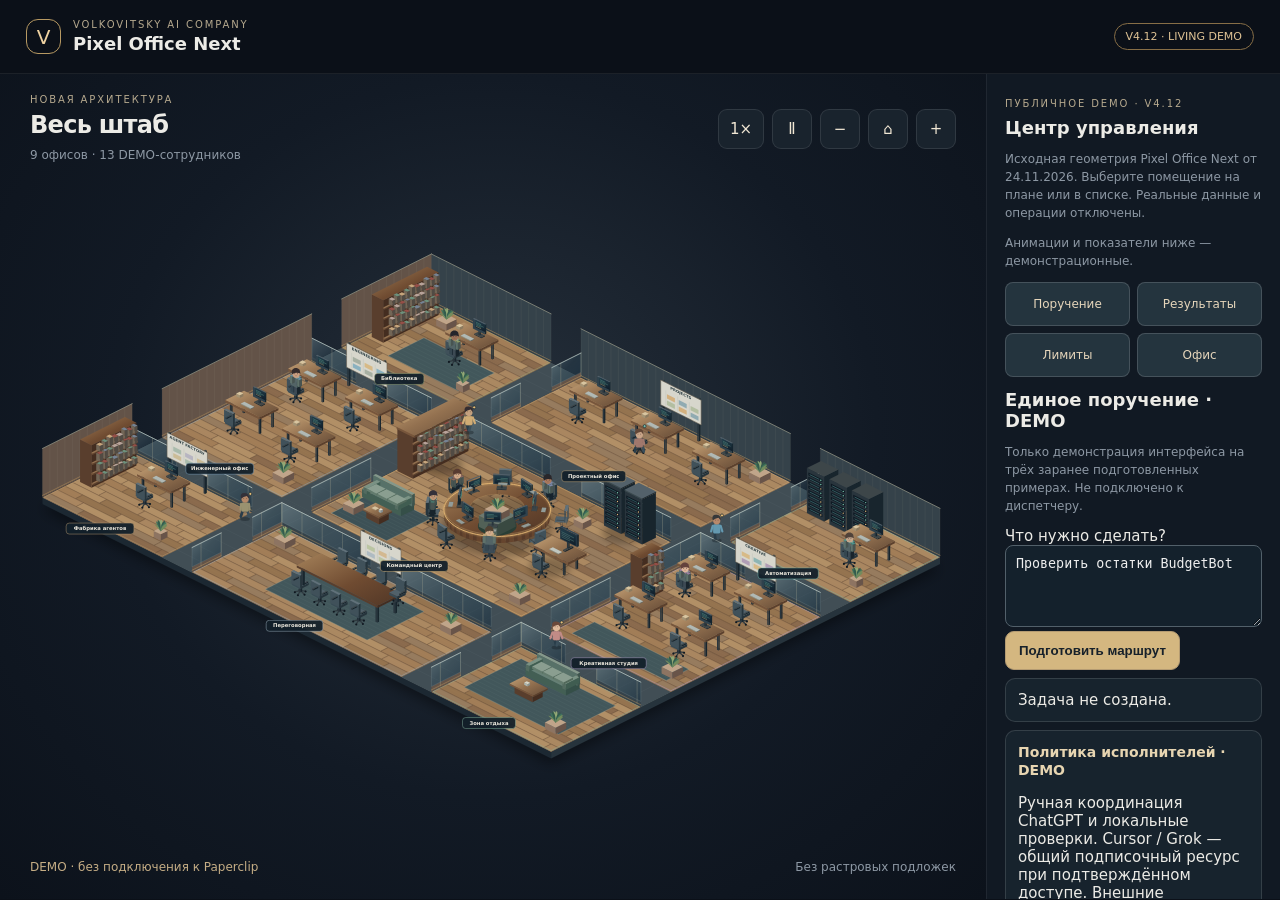
<file: next-v412-demo/index.html>
<!doctype html>
<html lang="ru"><head><meta charset="utf-8"><meta name="viewport" content="width=device-width,initial-scale=1"><title>Pixel Office Next — Management V4.12 DEMO</title>
<style>
:root{color-scheme:dark;font:15px system-ui,-apple-system,sans-serif;background:#0b1018;color:#ecebe6}*{box-sizing:border-box}body{margin:0}header{display:flex;align-items:center;justify-content:space-between;gap:16px;padding:19px 26px;border-bottom:1px solid #ffffff12}.brand{display:flex;align-items:center;gap:12px}.logo{width:35px;height:35px;border:1px solid #b79962;border-radius:12px;display:grid;place-items:center;color:#eed2a1;font-size:20px}.eyebrow{font-size:10px;letter-spacing:.19em;color:#b6a98e;text-transform:uppercase}h1{font-size:18px;margin:3px 0 0;font-weight:600}.tag{border:1px solid #876e46;color:#dec294;border-radius:20px;padding:6px 11px;font-size:11px;white-space:nowrap}main{display:grid;grid-template-columns:minmax(0,1fr) 278px;min-height:calc(100vh - 79px)}.stage{min-width:0;padding:20px;display:flex;flex-direction:column;justify-content:center;background:radial-gradient(ellipse at 50% 44%,#26303b 0%,#121a25 55%,#0c121b 100%)}.stagehead{display:flex;align-items:center;justify-content:space-between;gap:12px;margin:0 10px 4px}.stagehead h2{font-size:24px;letter-spacing:-.03em;font-weight:550;margin:6px 0}.muted{color:#8d98a4;font-size:12px;line-height:1.5}.stage svg{width:100%;height:auto;max-height:76vh;display:block;overflow:visible}.stagefoot{padding:6px 10px 0;display:flex;justify-content:space-between;gap:10px}.sidebar{min-width:0;background:#111923;border-left:1px solid #ffffff10;padding:24px 18px}.sidebar h3{font-size:18px;font-weight:550;margin:8px 0 12px}.sidebar h4{font-size:11px;color:#9aa6b2;letter-spacing:.1em;margin:25px 0 9px}.choice{color:#e2e8eb;background:#18232f;border:1px solid #ffffff12;border-radius:12px;padding:11px 12px;margin:6px 0;width:100%;text-align:left;cursor:pointer;min-height:48px;display:flex;align-items:center;gap:11px}.choice[aria-pressed=true]{border-color:#bd9b64;background:#262a2c}.choice small{display:block;font-size:11px;color:#94a1ad;margin-top:3px}.swatch{width:12px;height:12px;border-radius:4px;flex:none}.detail{padding:14px 0;border-bottom:1px solid #ffffff15;min-height:100px}.detail strong{font-size:16px;font-weight:550}.controls{display:flex;gap:8px}.controls button{font:inherit;border-radius:9px;background:#19232d;color:#f1e7d4;border:1px solid #ffffff19;min-width:40px;min-height:40px;cursor:pointer}.controls button:focus-visible,.choice:focus-visible{outline:2px solid #d5b77b;outline-offset:3px}.person{cursor:pointer}.person:hover .face-light{filter:brightness(1.2)}.blink{animation:blink 3.8s infinite}.status-dot{display:inline-block;width:7px;height:7px;background:#6cc3a5;border-radius:50%;margin-right:7px}@keyframes blink{0%,100%{opacity:.7}50%{opacity:1}}@media(prefers-reduced-motion:reduce){.blink{animation:none}}@media(max-width:740px){header{padding:14px 16px}main{display:block}.stage{padding:16px 8px}.stagehead{margin:0 6px}.stagehead h2{font-size:21px}.stage svg{max-height:none}.sidebar{border-left:0;border-top:1px solid #ffffff12;padding:18px}.stagefoot{flex-wrap:wrap}.tag{font-size:10px}}
html,body{max-width:100%;overflow-x:hidden}.stagehead>div:first-child,.brand>div:last-child{min-width:0}.controls{flex-shrink:0}.stage svg{min-width:0;max-width:100%;overflow:hidden}.detail p{overflow-wrap:anywhere}@media(max-width:480px){header{gap:8px}.brand{gap:8px}.eyebrow{letter-spacing:.12em;font-size:9px}.tag{max-width:105px;white-space:normal;text-align:center}.stagehead{flex-wrap:wrap;gap:8px}.controls{gap:6px}.controls button{min-width:44px;min-height:44px}.stagefoot{font-size:11px}.stagefoot span{max-width:100%}.sidebar{padding:16px}.choice{min-height:48px}}
main{grid-template-columns:minmax(0,1fr) 294px}.stage{justify-content:flex-start;min-height:calc(100vh - 76px)}.stage svg{max-height:calc(100vh - 216px);min-height:300px;flex:1}.sidebar{max-height:calc(100vh - 75px);overflow-y:auto}.zone-choice{min-height:35px;padding:8px 10px;margin:4px 0;font-size:12px}.zone-tag{cursor:pointer}.person.chosen{filter:drop-shadow(0 0 4px #f4d69c)}.zone-tag:focus-visible,.person:focus-visible{outline:2px solid #d5b77b}.controls button{flex-shrink:0}.employee{min-height:46px}.detail{min-height:80px}
@media(max-width:740px){main{display:block}.stage{min-height:auto}.stage svg{min-height:0;max-height:none;height:auto;aspect-ratio:2150/1230}.sidebar{max-height:none;overflow:visible}#zones{display:grid;grid-template-columns:repeat(2,minmax(0,1fr));gap:4px}.zone-choice{margin:0;min-height:44px}.controls{flex-wrap:wrap}.stagehead{align-items:flex-start}}
 .live-summary{display:grid;grid-template-columns:repeat(3,minmax(0,1fr));gap:6px;margin:12px 0 16px}.live-summary>div{border:1px solid #ffffff13;border-radius:9px;padding:8px 5px;background:#17222c;text-align:center}.live-summary strong{display:block;font-size:20px;font-weight:550;color:#dfc28e}.live-summary small{display:block;font-size:9px;line-height:1.25;color:#a6b1b9}.activity-event{display:grid;grid-template-columns:35px minmax(0,1fr);gap:7px;font-size:11px;line-height:1.45;padding:7px 0;border-bottom:1px solid #ffffff0c;color:#cad0d2}.activity-event span:first-child{color:#8998a5;font-variant-numeric:tabular-nums}.employee-state{margin-left:auto;font-size:10px;color:#8fc6b3;flex-shrink:0}.employee-state[data-state=walk]{color:#e5bc78}.employee-state[data-state=visit]{color:#b9acd5}.employee>span:nth-child(2){min-width:0;overflow-wrap:anywhere}.controls button#speed{width:46px}.static-actor .typing-hand{animation:typeHand .48s ease-in-out infinite alternate;transform-box:fill-box;transform-origin:center}@keyframes typeHand{from{transform:translate(0,-.5px)}to{transform:translate(0,1px)}}body.motion-paused .typing-hand,body.motion-paused .blink{animation-play-state:paused}@media(prefers-reduced-motion:reduce){.static-actor .typing-hand{animation:none}}@media(max-width:480px){.controls{gap:5px}.controls button{min-width:39px;min-height:40px}.controls button#speed{width:42px}.employee-state{font-size:9px}}
#source-state{color:#c5ad85}#source-state[data-connected=true]{color:#8fbfae}.live-task{display:flex;align-items:center;justify-content:space-between;gap:8px;padding:8px 0;border-bottom:1px solid #ffffff13;font-size:12px}.live-task span{overflow-wrap:anywhere;min-width:0}.live-task small{color:#9ca9b3}.static-actor:not(.confirmed-working) .typing-hand{animation:none}.static-actor.confirmed-working .typing-hand{animation-play-state:running}.live-summary small{font-size:9px}
[hidden]{display:none!important}.primary{display:block;border:1px solid #b49b72;border-radius:9px;background:#d4b780;color:#17212a;padding:11px 13px;font-weight:650;cursor:pointer}#task-open{width:100%;margin:9px 0 4px}#task-panel{margin:12px 0 0;padding:16px;background:#17232d;border:1px solid #b49b7255;border-radius:13px;max-width:100%;overflow-wrap:anywhere}.task-panel-head{display:flex;justify-content:space-between;align-items:flex-start;gap:12px}.task-panel-head h2{margin:4px 0}.task-panel-head button,.task-actions button:not(.primary){border:1px solid #ffffff24;background:#23323c;border-radius:8px;color:#e6e7e5;min-height:40px;padding:8px 12px;cursor:pointer}#task-form label{display:block;color:#b7c4cc;font-size:12px}#task-form textarea,#task-form select,#task-search,#task-filter{display:block;box-sizing:border-box;width:100%;font:inherit;font-size:13px;color:#e5e4df;background:#0d1821;border:1px solid #ffffff20;border-radius:8px;padding:10px;margin:6px 0 12px;min-width:0}#task-form textarea{resize:vertical;min-height:115px}.task-fields{display:grid;grid-template-columns:minmax(0,2fr) minmax(0,1fr);gap:10px}.task-actions{display:flex;flex-wrap:wrap;gap:8px}.task-actions button:disabled{opacity:.4;cursor:not-allowed}.candidate{padding:9px 11px;border-radius:8px;background:#25323a;border:1px solid #ffffff14;margin:6px 0}.candidate small{display:block;color:#b9c4ca;font-size:11px;margin-top:4px}.draft-preview{font:12px system-ui;white-space:pre-wrap;overflow-wrap:anywhere;background:#111b24;padding:12px;border-radius:8px;max-height:240px;overflow:auto}#task-list{max-height:400px;overflow-y:auto}.task-record{font-size:11px;line-height:1.5;border-bottom:1px solid #ffffff15;padding:8px 0;overflow-wrap:anywhere}.task-record summary{cursor:pointer;color:#d5d8d7}.task-record p{margin:8px 0}.stage:has(#task-panel:not([hidden])) svg{max-height:64vh} @media(max-width:480px){.task-fields{grid-template-columns:1fr}.task-actions .primary{width:100%}#task-panel{padding:12px}.stage:has(#task-panel:not([hidden])) svg{max-height:none}}
#simulation-panel{border-top:1px solid #ffffff24;margin-top:18px;padding-top:14px}#simulation-panel h3{font-size:15px;color:#d7bd90}#simulation-panel button:disabled{opacity:.4;cursor:not-allowed}.sim-check{display:flex;gap:8px;align-items:center;font-size:13px;margin:12px 0}#sim-phrase{display:block;width:100%;padding:9px;background:#0d1821;border:1px solid #ffffff24;color:#eee;border-radius:7px;margin:6px 0 10px}.provider-card{border:1px solid #ffffff20;border-radius:9px;padding:10px;margin:7px 0;background:#19252f}.provider-card strong{font-size:13px;color:#e3d3b4}.provider-card small{display:block;color:#b8c5cc;font-size:11px;line-height:1.5}.provider-card p{font-size:11px;line-height:1.4;margin:5px 0}.provider-card .blocked{color:#d9b783}#quota-board{margin:10px 0 16px}.quota-card{border:1px solid #ffffff20;background:#17232d;border-radius:10px;padding:12px;margin:8px 0;overflow-wrap:anywhere}.quota-card>strong{color:#e7d5b1;font-size:14px}.quota-card small{display:block;color:#b6c4cd;font-size:10px;line-height:1.4}.quota-source{margin-top:4px}.quota-window{margin:12px 0}.quota-row{display:flex;align-items:center;justify-content:space-between;gap:6px;font-size:11px}.quota-row strong{font-size:11px}.quota-track{height:7px;background:#34434c;border-radius:6px;overflow:hidden;margin:5px 0}.quota-fill{height:100%;border-radius:6px}.quota-fill.normal{background:#74ad98}.quota-fill.warn{background:#c99b58}.quota-fill.critical{background:#d16a65}.quota-card .quota-alert{color:#e0ba8c;margin-top:7px}.quota-actions{display:flex;flex-wrap:wrap;gap:7px;margin:6px 0;align-items:center}.quota-actions button,#cursor-quota-form button{color:#dce4e7;background:#253642;border:1px solid #ffffff23;border-radius:7px;padding:8px;font-size:11px;cursor:pointer}.quota-actions a{font-size:11px;color:#e6c28b}#cursor-quota-form{padding:9px;background:#131f28;border-radius:8px}#cursor-quota-form label{display:block;font-size:11px;color:#bfc9ce}#cursor-quota-form input{display:block;width:100%;box-sizing:border-box;min-width:0;background:#0d1821;color:#e7e7e7;border:1px solid #ffffff23;border-radius:6px;padding:8px;margin:5px 0 9px}#quota-refresh-note{font-size:10px;line-height:1.4}#admission-board label{display:block;font-size:11px;color:#bbc6ce}#admission-board select{display:block;width:100%;box-sizing:border-box;background:#14212a;color:#eee;border:1px solid #ffffff23;border-radius:6px;padding:8px;margin:4px 0 8px}#admission-board{margin:15px 0}#admission-result .provider-card{padding:8px}#admission-result .provider-card small{overflow-wrap:anywhere}
:root{color-scheme:dark;font:15px system-ui,-apple-system,sans-serif;background:#0b1018;color:#ecebe6}*{box-sizing:border-box}body{margin:0}header{display:flex;align-items:center;justify-content:space-between;gap:16px;padding:19px 26px;border-bottom:1px solid #ffffff12}.brand{display:flex;align-items:center;gap:12px}.logo{width:35px;height:35px;border:1px solid #b79962;border-radius:12px;display:grid;place-items:center;color:#eed2a1;font-size:20px}.eyebrow{font-size:10px;letter-spacing:.19em;color:#b6a98e;text-transform:uppercase}h1{font-size:18px;margin:3px 0 0;font-weight:600}.tag{border:1px solid #876e46;color:#dec294;border-radius:20px;padding:6px 11px;font-size:11px;white-space:nowrap}main{display:grid;grid-template-columns:minmax(0,1fr) 278px;min-height:calc(100vh - 79px)}.stage{min-width:0;padding:20px;display:flex;flex-direction:column;justify-content:center;background:radial-gradient(ellipse at 50% 44%,#26303b 0%,#121a25 55%,#0c121b 100%)}.stagehead{display:flex;align-items:center;justify-content:space-between;gap:12px;margin:0 10px 4px}.stagehead h2{font-size:24px;letter-spacing:-.03em;font-weight:550;margin:6px 0}.muted{color:#8d98a4;font-size:12px;line-height:1.5}.stage svg{width:100%;height:auto;max-height:76vh;display:block;overflow:visible}.stagefoot{padding:6px 10px 0;display:flex;justify-content:space-between;gap:10px}.sidebar{min-width:0;background:#111923;border-left:1px solid #ffffff10;padding:24px 18px}.sidebar h3{font-size:18px;font-weight:550;margin:8px 0 12px}.sidebar h4{font-size:11px;color:#9aa6b2;letter-spacing:.1em;margin:25px 0 9px}.choice{color:#e2e8eb;background:#18232f;border:1px solid #ffffff12;border-radius:12px;padding:11px 12px;margin:6px 0;width:100%;text-align:left;cursor:pointer;min-height:48px;display:flex;align-items:center;gap:11px}.choice[aria-pressed=true]{border-color:#bd9b64;background:#262a2c}.choice small{display:block;font-size:11px;color:#94a1ad;margin-top:3px}.swatch{width:12px;height:12px;border-radius:4px;flex:none}.detail{padding:14px 0;border-bottom:1px solid #ffffff15;min-height:100px}.detail strong{font-size:16px;font-weight:550}.controls{display:flex;gap:8px}.controls button{font:inherit;border-radius:9px;background:#19232d;color:#f1e7d4;border:1px solid #ffffff19;min-width:40px;min-height:40px;cursor:pointer}.controls button:focus-visible,.choice:focus-visible{outline:2px solid #d5b77b;outline-offset:3px}.person{cursor:pointer}.person:hover .face-light{filter:brightness(1.2)}.blink{animation:blink 3.8s infinite}.status-dot{display:inline-block;width:7px;height:7px;background:#6cc3a5;border-radius:50%;margin-right:7px}@keyframes blink{0%,100%{opacity:.7}50%{opacity:1}}@media(prefers-reduced-motion:reduce){.blink{animation:none}}@media(max-width:740px){header{padding:14px 16px}main{display:block}.stage{padding:16px 8px}.stagehead{margin:0 6px}.stagehead h2{font-size:21px}.stage svg{max-height:none}.sidebar{border-left:0;border-top:1px solid #ffffff12;padding:18px}.stagefoot{flex-wrap:wrap}.tag{font-size:10px}}
html,body{max-width:100%;overflow-x:hidden}.stagehead>div:first-child,.brand>div:last-child{min-width:0}.controls{flex-shrink:0}.stage svg{min-width:0;max-width:100%;overflow:hidden}.detail p{overflow-wrap:anywhere}@media(max-width:480px){header{gap:8px}.brand{gap:8px}.eyebrow{letter-spacing:.12em;font-size:9px}.tag{max-width:105px;white-space:normal;text-align:center}.stagehead{flex-wrap:wrap;gap:8px}.controls{gap:6px}.controls button{min-width:44px;min-height:44px}.stagefoot{font-size:11px}.stagefoot span{max-width:100%}.sidebar{padding:16px}.choice{min-height:48px}}
main{grid-template-columns:minmax(0,1fr) 294px}.stage{justify-content:flex-start;min-height:calc(100vh - 76px)}.stage svg{max-height:calc(100vh - 216px);min-height:300px;flex:1}.sidebar{max-height:calc(100vh - 75px);overflow-y:auto}.zone-choice{min-height:35px;padding:8px 10px;margin:4px 0;font-size:12px}.zone-tag{cursor:pointer}.person.chosen{filter:drop-shadow(0 0 4px #f4d69c)}.zone-tag:focus-visible,.person:focus-visible{outline:2px solid #d5b77b}.controls button{flex-shrink:0}.employee{min-height:46px}.detail{min-height:80px}
@media(max-width:740px){main{display:block}.stage{min-height:auto}.stage svg{min-height:0;max-height:none;height:auto;aspect-ratio:2150/1230}.sidebar{max-height:none;overflow:visible}#zones{display:grid;grid-template-columns:repeat(2,minmax(0,1fr));gap:4px}.zone-choice{margin:0;min-height:44px}.controls{flex-wrap:wrap}.stagehead{align-items:flex-start}}
 .live-summary{display:grid;grid-template-columns:repeat(3,minmax(0,1fr));gap:6px;margin:12px 0 16px}.live-summary>div{border:1px solid #ffffff13;border-radius:9px;padding:8px 5px;background:#17222c;text-align:center}.live-summary strong{display:block;font-size:20px;font-weight:550;color:#dfc28e}.live-summary small{display:block;font-size:9px;line-height:1.25;color:#a6b1b9}.activity-event{display:grid;grid-template-columns:35px minmax(0,1fr);gap:7px;font-size:11px;line-height:1.45;padding:7px 0;border-bottom:1px solid #ffffff0c;color:#cad0d2}.activity-event span:first-child{color:#8998a5;font-variant-numeric:tabular-nums}.employee-state{margin-left:auto;font-size:10px;color:#8fc6b3;flex-shrink:0}.employee-state[data-state=walk]{color:#e5bc78}.employee-state[data-state=visit]{color:#b9acd5}.employee>span:nth-child(2){min-width:0;overflow-wrap:anywhere}.controls button#speed{width:46px}.static-actor .typing-hand{animation:typeHand .48s ease-in-out infinite alternate;transform-box:fill-box;transform-origin:center}@keyframes typeHand{from{transform:translate(0,-.5px)}to{transform:translate(0,1px)}}body.motion-paused .typing-hand,body.motion-paused .blink{animation-play-state:paused}@media(prefers-reduced-motion:reduce){.static-actor .typing-hand{animation:none}}@media(max-width:480px){.controls{gap:5px}.controls button{min-width:39px;min-height:40px}.controls button#speed{width:42px}.employee-state{font-size:9px}}

.static-actor:not(.confirmed-working) .typing-hand{animation:typeHand .48s ease-in-out infinite alternate}.motion-paused .typing-hand,.motion-paused .blink{animation-play-state:paused!important}@media(prefers-reduced-motion:reduce){.static-actor .typing-hand,.blink{animation:none!important}}
.demo-nav{display:grid;grid-template-columns:repeat(2,minmax(0,1fr));gap:7px;margin:12px 0}.demo-nav a,.demo-nav button{min-height:44px;border:1px solid #ffffff26;border-radius:8px;color:#e6d6bb;background:#24343e;display:flex;align-items:center;justify-content:center;text-decoration:none;font:inherit;font-size:12px;cursor:pointer}.demo-panel{margin:16px 0;padding:12px;border:1px solid #ffffff20;border-radius:12px;background:#17232d;overflow-wrap:anywhere}.demo-task{border-bottom:1px solid #ffffff20;padding:8px 0}.demo-task summary{min-height:44px;cursor:pointer;color:#e7d5b1;line-height:1.5}.demo-task dl{margin:8px 0;font-size:12px}.demo-task dt{color:#a6b5c0;font-size:11px;margin-top:10px}.demo-task dd{margin:3px 0 0;color:#e7e7e2}.demo-nav :focus-visible,.demo-task summary:focus-visible{outline:2px solid #d5b77b}@media(max-width:740px){main{display:flex;flex-direction:column}.sidebar{order:-1;max-height:none;overflow:visible;border-left:0}.stage:not(.demo-expanded){display:none}#demo-intake,#demo-results,#demo-limits{scroll-margin-top:10px}}</style><meta name="robots" content="noindex,nofollow,noarchive"><meta http-equiv="Content-Security-Policy" content="default-src 'none'; script-src 'unsafe-inline'; style-src 'unsafe-inline'; img-src data:; connect-src 'none'; object-src 'none'; base-uri 'none'; form-action 'none'"></head><body>
<header><div class="brand"><div class="logo">V</div><div><div class="eyebrow">VOLKOVITSKY AI COMPANY</div><h1>Pixel Office Next</h1></div></div><div class="tag">V4.12 · LIVING DEMO</div></header>
<main><section class="stage"><div class="stagehead"><div><div class="eyebrow">Новая архитектура</div><h2 id="scope">Весь штаб</h2><span class="muted"><span id="headline">9 офисов · 13 DEMO-сотрудников</span></span></div><div class="controls"><button id="speed" aria-label="Скорость анимации">1×</button><button id="motion" aria-label="Приостановить движение">Ⅱ</button><button id="minus" aria-label="Уменьшить">−</button><button id="reset" aria-label="Вписать сцену">⌂</button><button id="plus" aria-label="Увеличить">+</button></div></div>
<svg id="scene" viewBox="-35 0 2150 1230" role="img" aria-label="Интерактивный изометрический штаб из девяти помещений" xmlns="http://www.w3.org/2000/svg"><defs>
<linearGradient id="wood" x1="0" y1="0" x2="1" y2="1"><stop stop-color="#c4a176"/><stop offset=".48" stop-color="#937150"/><stop offset="1" stop-color="#644b37"/></linearGradient>
<linearGradient id="walnut" x1="0" y1="0" x2="1" y2="1"><stop stop-color="#a5825a"/><stop offset=".55" stop-color="#6f4b31"/><stop offset="1" stop-color="#503626"/></linearGradient>
<linearGradient id="glass" x1="0" y1="0" x2=".9" y2="1"><stop stop-color="#9fbbc3" stop-opacity=".55"/><stop offset=".5" stop-color="#315568" stop-opacity=".42"/><stop offset="1" stop-color="#162d3e" stop-opacity=".9"/></linearGradient>
<linearGradient id="screen" x1="0" y1="0" x2="0" y2="1"><stop stop-color="#213e4b"/><stop offset="1" stop-color="#101d29"/></linearGradient>
<linearGradient id="slate" x1="0" y1="0" x2="1" y2="1"><stop stop-color="#3c4b52"/><stop offset="1" stop-color="#202d36"/></linearGradient>
<radialGradient id="lamp"><stop stop-color="#ffc86d" stop-opacity=".28"/><stop offset="1" stop-color="#ffc86d" stop-opacity="0"/></radialGradient>
<filter id="soft" x="-100%" y="-100%" width="300%" height="300%"><feGaussianBlur stdDeviation="9"/></filter>
<filter id="drop" x="-40%" y="-40%" width="180%" height="200%"><feDropShadow dx="0" dy="14" stdDeviation="14" flood-color="#000" flood-opacity=".42"/></filter>
<filter id="glow" x="-80%" y="-80%" width="260%" height="260%"><feGaussianBlur stdDeviation="2.3" result="blur"/><feMerge><feMergeNode in="blur"/><feMergeNode in="SourceGraphic"/></feMerge></filter>
</defs><g id="world"></g></svg>
<div class="stagefoot muted"><span id="source-state" role="status">DEMO · без подключения к Paperclip</span><span>Без растровых подложек</span></div></section>
<aside class="sidebar"><div class="eyebrow">Публичное DEMO · V4.12</div><h3>Центр управления</h3>
<p class="muted">Исходная геометрия Pixel Office Next от 24.11.2026. Выберите помещение на плане или в списке. Реальные данные и операции отключены.</p>
<div id="source-time" class="muted">Анимации и показатели ниже — демонстрационные.</div>
<nav class="demo-nav" aria-label="Управление"><a href="#demo-intake">Поручение</a><a href="#demo-results">Результаты</a><a href="#demo-limits">Лимиты</a><button type="button" id="demo-office-toggle" aria-expanded="false" aria-controls="scene">Офис</button></nav><section id="demo-intake"><h3>Единое поручение · DEMO</h3><p class="muted">Только демонстрация интерфейса на трёх заранее подготовленных примерах. Не подключено к диспетчеру.</p><label for="demo-task-text">Что нужно сделать?</label><textarea id="demo-task-text" rows="4" maxlength="5000" style="width:100%;background:#14212c;color:#eee;border:1px solid #52606a;border-radius:8px;padding:10px">Проверить остатки BudgetBot</textarea><button id="demo-plan" class="primary" type="button">Подготовить маршрут</button><div id="demo-plan-result" class="quota-card" role="status">Задача не создана.</div><div class="quota-card"><strong>Политика исполнителей · DEMO</strong><p>Ручная координация ChatGPT и локальные проверки. Cursor / Grok — общий подписочный ресурс при подтверждённом доступе. Внешние бесплатные маршруты — неактивный резерв.</p><p>Критические работы сохраняют техническую приёмку. Платный переход запрещён.</p><small>Пример политики, не фактические квоты и не разрешение запуска.</small></div><p class="muted">Другие примеры: «Подготовить ролик Reels Studio»; «Проверить тест AI Hub».</p></section>
<div class="live-summary"><div><strong id="work-count">—</strong><small>За работой</small></div><div><strong id="walk-count">—</strong><small>В пути</small></div><div><strong id="visit-count">—</strong><small>Посещения</small></div></div>
<h3>Офисы</h3><div id="zones"></div><div class="detail" id="detail"><strong>Штаб компании</strong><p class="muted">Выберите офис.</p></div>
<h3>Сотрудники</h3><p class="muted">13 условных персонажей · не реальные статусы.</p><div id="people"></div><h3>События · DEMO</h3><div id="activity-log"></div>
<section id="demo-limits" class="demo-panel"><h3>Лимиты · DEMO</h3><p class="muted">Условная структура, не текущая квота.</p><div class="quota-card"><strong>Codex</strong><p>Остаток неизвестен</p></div><div class="quota-card"><strong>Cursor / Grok</strong><p>Общий подписочный ресурс · пример</p><p>Доступ, остаток, запрет расходов и автопополнение не подтверждены.</p></div><p class="muted">OpenRouter / OpenCode / OmniRoute — неактивный резерв. Платный переход запрещён.</p></section><section id="demo-executor-status"><h3>Исполнители · DEMO</h3><p class="muted">Условные примеры состояний, не реальные данные. Активность, лимиты и допуск проверяются отдельно.</p><div class="quota-card" data-executor="chatgpt"><strong>ChatGPT</strong><p>Ручной канал</p><small>Пример: координация</small><p>Демонстрация · запуск недоступен</p></div><div class="quota-card" data-executor="codex"><strong>Codex</strong><p>CLI обнаружен</p><small>Пример: техническая проверка</small><p>Демонстрация · запуск недоступен</p></div><div class="quota-card" data-executor="cursor"><strong>Cursor</strong><p>CLI обнаружен</p><small>Пример: результат ожидает проверки</small><p>Демонстрация · запуск недоступен</p></div><div class="quota-card" data-executor="grok_bot"><strong>Grok Bot</strong><p>Доступность не подтверждена</p><small>Пример: содержание принято, задача не закрыта</small><p>Демонстрация · запуск недоступен</p></div><div class="quota-card" data-executor="openrouter"><strong>OpenRouter</strong><p>Маршрут не подтверждён</p><small>Пример: проверка маршрута</small><p>Демонстрация · запуск недоступен</p></div><div class="quota-card" data-executor="omniroute"><strong>OmniRoute</strong><p>Локальный шлюз</p><small>Пример: доступность порта</small><p>Демонстрация · запуск недоступен</p></div><div class="quota-card" data-executor="hr"><strong>HR · фабрика агентов</strong><p>Запланировано</p><small>Пример: подготовка ролей</small><p>Демонстрация · запуск недоступен</p></div><h3>Журнал задач · DEMO</h3><div id="owner-task-status" class="quota-card"><small>Условные числа для проверки интерфейса</small><p>Ожидают исполнения: 3</p><p>В работе: 2</p><p>Ожидают проверки: 1</p><p>Ожидают согласования: 1</p><p>Завершены: 4</p><p>Ошибка: 1</p></div></section><section id="demo-assignment-links"><h3>Задачи и рабочие места · DEMO</h3><p class="muted">Условные назначения для проверки навигации. Назначение задачи не доказывает фактический запуск.</p><div class="quota-card"><strong>DEMO-01 · Ожидает исполнения</strong><p>Назначено: Лео</p><button type="button" data-demo-assignee="leo">Показать рабочее место</button></div><div class="quota-card"><strong>DEMO-02 · Ожидает проверки</strong><p>Назначено: Ада</p><button type="button" data-demo-assignee="ada">Показать рабочее место</button></div><div class="quota-card"><strong>DEMO-03 · Не назначена</strong><p>Нет подтверждённого назначения</p></div></section><section id="demo-results" class="demo-panel"><h3>Результаты и согласования · DEMO</h3><p class="muted">Только вымышленные карточки. Не реальные результаты или разрешения.</p><details class="demo-task" open><summary>Пример 01 · Проверка результата</summary><dl><dt>Реестр</dt><dd>К выполнению</dd><dt>Результат</dt><dd>Независимая проверка зафиксирована (пример)</dd><dt>Согласование</dt><dd>Требуется решение владельца</dd><dt>Закрытие</dt><dd>Не разрешено</dd></dl><p class="muted">Фактический исполнитель не подтверждён. Только просмотр.</p></details><details class="demo-task"><summary>Пример 02 · Запись в реестре</summary><dl><dt>Реестр</dt><dd>Отмечена завершённой</dd><dt>Результат</dt><dd>Не подтверждён</dd><dt>Согласование</dt><dd>Не подтверждено</dd></dl></details><details class="demo-task"><summary>Пример 03 · Содержание принято</summary><dl><dt>Результат</dt><dd>Полная приёмка не подтверждена</dd><dt>Согласование</dt><dd>Требуется решение владельца</dd><dt>Повтор</dt><dd>Запрещён</dd></dl></details><p class="muted">Согласовать, закрыть или запустить задачу в DEMO невозможно.</p></section><section class="demo-panel"><h3>Готовность · DEMO</h3><p>Подбор роли → профиль → скиллы → отдельный контекст → проверка результата.</p><p class="muted">Пример архитектуры, не фактическая приёмка системы.</p></section>
</aside></main>
<script>
/* HQ Expansion: pure SVG geometry; no external resources. */
const root=document.querySelector('#world'),svg=document.querySelector('#scene');
let W=root,ox=0,oy=0;
// Navigation geometry is derived from the same furniture and wall drawing calls.
const obstacles=[],seatAnchors=new Map(),seatFacings=new Map();let seatOwner=null,recordGeometry=true;
const seatKey=(x,y)=>'chair:'+x.toFixed(2)+':'+y.toFixed(2);
function rectObstacle(x,y,rx,ry,owner=seatOwner){obstacles.push({kind:'rect',x,y,rx,ry,owner})}
function circleObstacle(x,y,r){obstacles.push({kind:'circle',x,y,r,owner:null})}
function recordBox(x,y,z,a,b,h,rot){
 if(!recordGeometry||z>=1.85||z+h<=.025)return;
 const c=Math.abs(Math.cos(rot)),s=Math.abs(Math.sin(rot));
 rectObstacle(x+ox,y+oy,(a*c+b*s)/2,(a*s+b*c)/2);
}
const clearance=.18,gridStep=.25;
function obstacleIndex(){
 const bins=new Map();
 for(const o of obstacles){const rx=(o.rx??o.r)+clearance,ry=(o.ry??o.r)+clearance;
  for(let x=Math.floor(o.x-rx);x<=Math.floor(o.x+rx);x++)for(let y=Math.floor(o.y-ry);y<=Math.floor(o.y+ry);y++){
   const k=x+','+y;if(!bins.has(k))bins.set(k,[]);bins.get(k).push(o);
  }
 }
 return bins;
}
let navBins;
function allowedSeats(a){const ids=new Set();if(a.homeSeat)ids.add(seatKey(...a.home));if(a.visitSeat)ids.add(a.id==='eva'?'lounge-sofa':seatKey(...a.visit));return ids}
function blocked(x,y,ignored=new Set()){
 if(x<clearance||y<clearance||x>34-clearance||y>26-clearance)return true;
 for(const o of navBins.get(Math.floor(x)+','+Math.floor(y))||[]){
  if(o.owner&&ignored.has(o.owner))continue;
  if(o.kind==='circle'){if(Math.hypot(x-o.x,y-o.y)<o.r+clearance)return true}
  else if(Math.abs(x-o.x)<o.rx+clearance&&Math.abs(y-o.y)<o.ry+clearance)return true;
 }
 return false;
}
function clearSegment(a,b,ignored){const n=Math.max(1,Math.ceil(Math.hypot(a[0]-b[0],a[1]-b[1])/.045));for(let i=0;i<=n;i++){const t=i/n;if(blocked(a[0]+(b[0]-a[0])*t,a[1]+(b[1]-a[1])*t,ignored))return false}return true}
function findRoute(a){
 const ignored=allowedSeats(a);
 if(a.homeSeat&&!seatAnchors.has(seatKey(...a.home)))throw Error('Missing home seat '+a.id);
 if(a.visitSeat&&!seatAnchors.has(a.id==='eva'?'lounge-sofa':seatKey(...a.visit)))throw Error('Missing visit seat '+a.id);
 const nx=137,ny=105,sz=nx*ny,idx=(x,y)=>y*nx+x,world=i=>[(i%nx)*gridStep,Math.floor(i/nx)*gridStep];
 const usable=new Uint8Array(sz);for(let i=0;i<sz;i++){const [x,y]=world(i);usable[i]=!blocked(x,y,ignored)}
 function nearest(p){let best=-1,d=Infinity;const xx=Math.round(p[0]/gridStep),yy=Math.round(p[1]/gridStep);for(let x=Math.max(0,xx-5);x<=Math.min(nx-1,xx+5);x++)for(let y=Math.max(0,yy-5);y<=Math.min(ny-1,yy+5);y++){const i=idx(x,y),q=world(i),dist=Math.hypot(q[0]-p[0],q[1]-p[1]);if(usable[i]&&dist<d&&clearSegment(p,q,ignored)){best=i;d=dist}}return best}
 const start=nearest(a.home),end=nearest(a.visit);
 if(start<0||end<0)throw Error('Blocked endpoint '+a.id+' home='+start+' visit='+end);
 const prev=new Int32Array(sz).fill(-1),queue=new Int32Array(sz);let head=0,tail=0;prev[start]=start;queue[tail++]=start;
 while(head<tail&&prev[end]<0){const i=queue[head++],x=i%nx,y=Math.floor(i/nx);for(const [dx,dy] of [[1,0],[-1,0],[0,1],[0,-1]]){const xx=x+dx,yy=y+dy;if(xx<0||yy<0||xx>=nx||yy>=ny)continue;const j=idx(xx,yy);if(prev[j]!==-1||!usable[j]||!clearSegment(world(i),world(j),ignored))continue;prev[j]=i;queue[tail++]=j}}
 if(prev[end]<0)throw Error('No route '+a.id);
 const reverse=[];for(let i=end;;i=prev[i]){reverse.push(world(i));if(i===start)break}
 const raw=[a.home,...reverse.reverse(),a.visit],result=[raw[0]];let i=0;
 while(i<raw.length-1){let j=raw.length-1;while(j>i+1&&!clearSegment(raw[i],raw[j],ignored))j--;result.push(raw[j]);i=j}
 // Seat footprint exclusions are permitted only next to assigned endpoints.
 if(!result.slice(1).every((p,i)=>clearSegment(result[i],p,ignored)))throw Error('Unsafe route '+a.id);
 return result.filter((p,i)=>i===0||Math.hypot(p[0]-result[i-1][0],p[1]-result[i-1][1])>.0001);
}
function verifyNavigation(){
 return schedules.map(a=>{const ignore=allowedSeats(a),violations=[];let length=0;
 for(let i=1;i<a.points.length;i++){const p=a.points[i-1],q=a.points[i],l=Math.hypot(q[0]-p[0],q[1]-p[1]);length+=l;
  for(let j=0,n=Math.max(1,Math.ceil(l/.025));j<=n;j++){const t=j/n,x=p[0]+(q[0]-p[0])*t,y=p[1]+(q[1]-p[1])*t;
   if(blocked(x,y,ignore))violations.push('obstacle '+i);
   // Any seat exclusion is legitimate only within a small endpoint envelope.
   if(blocked(x,y)&&Math.min(Math.hypot(x-a.home[0],y-a.home[1]),Math.hypot(x-a.visit[0],y-a.visit[1]))>(a.id==='eva'?1.35:.8))violations.push('seat-crossing '+i);
  }
 }
 return {id:a.id,segments:a.points.length-1,length:Math.round(length*100)/100,violations:[...new Set(violations)]};
 })
}

const NS='http://www.w3.org/2000/svg';
const P=(x,y,z=0)=>[900+(x+ox-y-oy)*34,145+(x+ox+y+oy)*17-z*43];
const pt=a=>a.map(v=>v.toFixed(2)).join(',');
const el=(tag,attrs={},parent=W)=>{let n=document.createElementNS(NS,tag);for(const[k,v]of Object.entries(attrs))n.setAttribute(k,v);parent.append(n);return n};
const group=(p=W,attrs={})=>el('g',attrs,p);
const polygon=(points,fill,p=W,attrs={})=>el('polygon',{points:points.map(pt).join(' '),fill,...attrs},p);
const poly=(vertices,fill,p=W,attrs={})=>polygon(vertices.map(v=>P(...v)),fill,p,attrs);
const line=(a,b,color,width=1,p=W,attrs={})=>{const A=P(...a),B=P(...b);return el('line',{x1:A[0],y1:A[1],x2:B[0],y2:B[1],stroke:color,'stroke-width':width,'stroke-linecap':'round',...attrs},p)};
const path=(d,fill,p=W,attrs={})=>el('path',{d,fill,...attrs},p);
const circ=(x,y,r,fill,p=W,attrs={})=>el('circle',{cx:x,cy:y,r,fill,...attrs},p);
const ellipse=(x,y,rx,ry,fill,p=W,attrs={})=>el('ellipse',{cx:x,cy:y,rx,ry,fill,...attrs},p);
function box(x,y,z,a,b,h,colors,p=W,rot=0){
 recordBox(x,y,z,a,b,h,rot);
 const c=Math.cos(rot),s=Math.sin(rot),q=(u,v,w)=>[x+u*c-v*s,y+u*s+v*c,z+w];
 const A=q(-a/2,-b/2,0),B=q(a/2,-b/2,0),C=q(a/2,b/2,0),D=q(-a/2,b/2,0),E=q(-a/2,-b/2,h),F=q(a/2,-b/2,h),G=q(a/2,b/2,h),H=q(-a/2,b/2,h);
 const [top,right,left]=colors;const faces=[{v:[A,B,F,E],c:left,dy:-c-s},{v:[B,C,G,F],c:right,dy:c+s},{v:[C,D,H,G],c:left,dy:c-s},{v:[D,A,E,H],c:right,dy:-c+s}];
 faces.filter(f=>f.dy>0).forEach(f=>poly(f.v,f.c,p));poly([E,F,G,H],top,p);return [E,F,G,H];
}
const rnd=i=>{let x=Math.sin(i*127.1+91.73)*43758.5453;return x-Math.floor(x)};
function groundShadow(x,y,rx,ry,alpha=.26){const [a,b]=P(x,y,.015);ellipse(a,b,rx,ry,'#000',W,{opacity:alpha,filter:'url(#soft)'})}
function ringPoints(cx,cy,z,r,n=80,start=0,end=Math.PI*2){return Array.from({length:n+1},(_,i)=>{const a=start+(end-start)*i/n;return P(cx+r*Math.cos(a),cy+r*Math.sin(a),z)})}
function pathPoints(ps){return 'M'+ps.map(pt).join(' L')+' Z'}
const palette=['#94734f','#a17d57','#a98660','#8a6a4d','#b18f66','#967b5e','#aa8861'];
const dark=['#3d4649','#18252d','#29353d'],wood=['url(#wood)','#5b402d','#77563c'],walnut=['url(#walnut)','#442d20','#593e2d'];
function plant(x,y,z=0,r=.27,p=W){box(x,y,z,r*1.7,r*1.7,.34,['#c0a58a','#685449','#8d7462'],p);const [a,b]=P(x,y,z+.32);for(let i=0;i<9;i++){let ang=i*2.4,dx=Math.cos(ang)*(10+r*16),dy=-14-Math.abs(Math.sin(ang))*13;path('M'+a+','+b+' Q'+(a+dx*.45-5)+','+(b+dy*.7)+' '+(a+dx)+','+(b+dy)+' Q'+(a+dx*.8+7)+','+(b+dy*.9)+' '+a+','+b,['#748c5d','#3f745d','#92a975','#335b4c'][i%4],p)}}
function chair(x,y,a,p=W){const old=seatOwner;seatOwner=seatKey(x+ox,y+oy);seatAnchors.set(seatOwner,[x+ox,y+oy]);seatFacings.set(seatOwner,a);rectObstacle(x+ox,y+oy,.34,.34);try{return chairGeometry(x,y,a,p)}finally{seatOwner=old}}
function chairGeometry(x,y,a,p=W){const c=Math.cos(a),s=Math.sin(a),q=(u,v,z)=>[x+u*c-v*s,y+u*s+v*c,z];const B=(u,v,z,w,d,h,col)=>box(...q(u,v,z),w,d,h,col,p,a);
for(let j=0;j<5;j++){let t=j*Math.PI*2/5;line(q(0,0,.17),q(Math.cos(t)*.27,Math.sin(t)*.27,.075),'#303a40',3,p);const w=P(...q(Math.cos(t)*.27,Math.sin(t)*.27,.055));circ(...w,2.4,'#101921',p)}
B(0,0,.12,.11,.11,.35,dark);B(0,0,.46,.55,.55,.13,['#51616a','#26343c','#394b55']);B(0,.25,.56,.58,.14,.65,['#61717a','#26353d','#40515a']);B(-.31,0,.65,.065,.34,.07,dark);B(.31,0,.65,.065,.34,.07,dark)}
const roster=[
{id:'ada',name:'Ада',role:'Координация штаба',color:'#48796e',skin:'#bf9777',hair:'#34313a',a:2.25,zone:'command'},
{id:'eli',name:'Эли',role:'Аналитика',color:'#8c665e',skin:'#d1a989',hair:'#583b31',a:3.65,zone:'command'},
{id:'cleo',name:'Клео',role:'Продукт и дизайн',color:'#7d88a8',skin:'#aa795d',hair:'#28272b',a:5.1,zone:'command'},
{id:'dan',name:'Дан',role:'Инженерия',color:'#baa277',skin:'#d2ad8c',hair:'#504132',a:.9,zone:'command'},
{id:'leo',name:'Лео',role:'Разработка',color:'#648fa2',skin:'#cb9f81',hair:'#362c2c',zone:'engineering'},
{id:'mia',name:'Миа',role:'Проектный офис',color:'#a0786d',skin:'#c8a488',hair:'#624737',zone:'projects',walker:true},
{id:'nia',name:'Ниа',role:'База знаний',color:'#8d9b69',skin:'#9c7158',hair:'#25252b',zone:'library'},
{id:'max',name:'Макс',role:'Автоматизация',color:'#4b938b',skin:'#c5a78c',hair:'#50423a',zone:'automation'},
{id:'ira',name:'Ира',role:'Медиапроизводство',color:'#987d9f',skin:'#dfb69a',hair:'#64423c',zone:'creative'},
{id:'kai',name:'Кай',role:'Фабрика агентов',color:'#9a9270',skin:'#b58868',hair:'#333139',zone:'hr',walker:true},
{id:'lin',name:'Лин',role:'Планирование',color:'#d0ac75',skin:'#c5a17e',hair:'#342d31',zone:'projects',walker:true},
{id:'sam',name:'Сэм',role:'Техническая координация',color:'#6499b0',skin:'#b8896b',hair:'#36383a',zone:'engineering',walker:true},
{id:'eva',name:'Ева',role:'Внутренние коммуникации',color:'#c18b86',skin:'#dfba9b',hair:'#6b493a',zone:'command',walker:true}
];

function human(x,y,z,a,r,p){const g=group(p,{class:'person static-actor','data-id':r.id,role:'button',tabindex:'0','aria-label':r.name});const c=Math.cos(a),s=Math.sin(a),q=(u,v,w)=>[x+u*c-v*s,y+u*s+v*c,z+w];const B=(u,v,w,ww,dd,h,col)=>box(...q(u,v,w),ww,dd,h,col,g,a);
const hip=z?0:0;
B(-.12,.03,hip,.19,.24,.40,['#263643','#16232e','#354650']);B(.12,.03,hip,.19,.24,.4,['#303d48','#18242c','#3d4a54']);
B(0,0,.35,.43,.31,.47,[r.color,'#354b4b','#536466']);B(0,-.164,.67,.13,.025,.11,['#c9c5b4','#63706a','#9baba0']);const armStart=g.children.length;B(-.24,0,.39,.14,.18,.38,[r.color,'#485451','#5f726b']);B(.24,0,.39,.14,.18,.38,[r.color,'#485451','#5f726b']);[...g.children].slice(armStart).forEach(n=>n.classList.add('typing-hand'));
const h=P(...q(0,-.005,.97));const [hx,hy]=h;ellipse(hx,hy,8.8,10.6,r.skin,g,{class:'face-light'});path('M'+(hx-9)+','+(hy+2)+' C'+(hx-14)+','+(hy-11)+' '+(hx+1)+','+(hy-17)+' '+(hx+8)+','+(hy-8)+' L'+(hx+10)+','+(hy+1)+' Q'+(hx+1)+','+(hy-4)+' '+(hx-9)+','+(hy+2),r.hair,g);circ(hx-3,hy+1,1,'#302b2a',g);circ(hx+3,hy+1,1,'#302b2a',g);path('M'+(hx-2)+','+(hy+5)+' q2,1 4,0','none',g,{stroke:'#785d50','stroke-width':.8});
g.addEventListener('click',()=>select(r.id));g.addEventListener('keydown',e=>{if(e.key==='Enter'||e.key===' '){e.preventDefault();select(r.id)}});return g}
function monitor(x,y,theta,p){const a=theta-Math.PI/2,c=Math.cos(a),s=Math.sin(a),q=(u,v,z)=>[x+u*c-v*s,y+u*s+v*c,z];box(x,y,1.03,.47,.25,.055,dark,p,a);box(x,y,1.08,.08,.08,.29,dark,p,a);box(x,y,1.27,.8,.09,.51,['#52606a','#14252e','#2f424d'],p,a);poly([q(-.34,-.049,1.32),q(.34,-.049,1.32),q(.34,-.049,1.72),q(-.34,-.049,1.72)],'url(#screen)',p);for(let i=0;i<4;i++)line(q(-.28,-.052,1.39+i*.072),q(-.28+(i===2?.48:.31),-.052,1.39+i*.072),i===0?'#d9b67a':'#6fb29c',1.1,p,{opacity:.75})}
const zones=[
{id:'library',name:'Библиотека',en:'Knowledge Library',x:0,y:0,w:8,h:6,accent:'#9eac7d',desc:'Память, исследования и база знаний.'},
{id:'projects',name:'Проектный офис',en:'Project Office',x:10,y:0,w:14,h:6,accent:'#ccad7f',desc:'Планирование и координация проектов.'},
{id:'automation',name:'Автоматизация',en:'Automation Lab',x:26,y:0,w:8,h:6,accent:'#76bdb2',desc:'Оркестрация, серверы и инфраструктура.'},
{id:'engineering',name:'Инженерный офис',en:'Engineering Office',x:0,y:8,w:8,h:10,accent:'#8aaec9',desc:'Разработка, тестирование и техническая приёмка.'},
{id:'command',name:'Командный центр',en:'Command Studio',x:10,y:8,w:14,h:10,accent:'#e0bb7d',desc:'Утверждённая композиция штаба: круглый стол, библиотека и рабочие места.'},
{id:'creative',name:'Креативная студия',en:'Creative Studio',x:26,y:8,w:8,h:10,accent:'#b6a4cf',desc:'Дизайн, видео и медиапроизводство.'},
{id:'hr',name:'Фабрика агентов',en:'HR / Agent Factory',x:0,y:20,w:8,h:6,accent:'#bb9e73',desc:'Подбор ролей, обучение и создание агентов.'},
{id:'meeting',name:'Переговорная',en:'Meeting Room',x:10,y:20,w:14,h:6,accent:'#a4b6c5',desc:'Совещания и согласования.'},
{id:'lounge',name:'Зона отдыха',en:'Lounge',x:26,y:20,w:8,h:6,accent:'#89b6a2',desc:'Неформальное общение и отдых.'}
];
const zmap=Object.fromEntries(zones.map(z=>[z.id,z]));
let selectedZone=null,selectedPerson=null,paused=matchMedia('(prefers-reduced-motion: reduce)').matches,sim=0,zoom=1,currentView=[-35,0,2150,1230];
const layer=group(root,{id:'base-layer'});W=layer;
poly([[0,0,-.3],[34,0,-.3],[34,26,-.3],[0,26,-.3]],'#0b1119',layer,{filter:'url(#drop)'});
poly([[34,0,0],[34,26,0],[34,26,-.34],[34,0,-.34]],'#26333c',layer);
poly([[0,26,0],[34,26,0],[34,26,-.34],[0,26,-.34]],'#1c2832',layer);
poly([[0,0,0],[34,0,0],[34,26,0],[0,26,0]],'#536063',layer);
for(const x of [8,24]){poly([[x,0,.003],[x+2,0,.003],[x+2,26,.003],[x,26,.003]],'#414e55',layer);for(let i=1;i<26;i++)line([x+.1,i,.01],[x+1.9,i,.01],'#728082',.6,layer,{opacity:.38})}
for(const y of [6,18]){poly([[0,y,.006],[34,y,.006],[34,y+2,.006],[0,y+2,.006]],'#414e55',layer);for(let i=1;i<34;i++)line([i,y+.12,.01],[i,y+1.88,.01],'#728082',.6,layer,{opacity:.38})}
for(const z of zones){ox=z.x;oy=z.y;const g=group(layer,{'data-floor':z.id});
 poly([[0,0,.01],[z.w,0,.01],[z.w,z.h,.01],[0,z.h,.01]],'#957352',g);
 for(let j=0;j<z.h*2;j++){let y=j*.5,x=0,k=0;while(x<z.w-.001){let end=Math.min(z.w,x+(k===0?1.2+(j%3)*.55:2.6));poly([[x,y,.018],[end-.018,y,.018],[end-.018,y+.482,.018],[x,y+.482,.018]],palette[Math.floor(rnd(j*19+k+z.x*31+z.y*17)*palette.length)],g,{stroke:'#261f1a','stroke-width':'.3'});line([x+.12,y+.21,.021],[Math.max(x+.12,end-.1),y+.21,.021],'#f0cf9a',.3,g,{opacity:.16});x=end;k++}}
 poly([[.05,.05,.03],[z.w-.05,.05,.03],[z.w-.05,z.h-.05,.03],[.05,z.h-.05,.03]],'none',g,{stroke:z.accent,'stroke-width':1.5,opacity:.65});
}
ox=oy=0;
const roomLayer=group(root,{id:'rooms'}),roomGroups={};
function partition(z){
 const g=group(W),h=1.32;
 // Full-height external back walls; low cutaway glazing inside. Doors are kept open.
 for(const side of ['north','west']){
  const length=side==='north'?z.w:z.h,external=side==='north'?z.y===0:z.x===0,ht=external?2.6:h;
  const q=(t,v)=>side==='north'?[t,0,v]:[0,t,v];
  const segments=external?[[0,length]]:[[0,Math.max(0,length/2-1.05)],[length/2+1.05,length]];
  for(const [a,b]of segments){
   if(side==='north')rectObstacle(ox+(a+b)/2,oy,(b-a)/2,.055,null);
   else rectObstacle(ox,oy+(a+b)/2,.055,(b-a)/2,null);
   poly([q(a,.02),q(b,.02),q(b,external?ht:.29),q(a,external?ht:.29)],side==='north'?'#35424a':'#635348',g);
   if(!external)poly([q(a,.3),q(b,.3),q(b,ht),q(a,ht)],'url(#glass)',g,{opacity:.58,stroke:'#94adaf','stroke-width':.7});
   for(let t=a;t<=b+.01;t+=external?.5:1.35)line(q(t,.1),q(t,ht),'#adab94',external?.65:1.1,g,{opacity:external?.27:.61});
   line(q(a,ht),q(b,ht),external?'#8c8e81':'#b3c1be',1.8,g);
   line(q(a,.12),q(b,.12),'#ba955c',1.1,g);
  }
 }
 return g;
}
function desk(x,y,p=W,wide=2.3){
 for(const a of [-wide/2+.19,wide/2-.19])for(const b of [-.42,.42])box(x+a,y+b,0,.09,.09,.88,dark,p);
 box(x,y,.88,wide,1.25,.12,wood,p);monitor(x+.28,y-.24,Math.PI/2,p);
 box(x,y+.29,1.01,.66,.24,.04,['#b0b9b5','#5d696b','#87978f'],p);
 box(x-wide/2+.24,y-.1,1.01,.24,.24,.14,['#d7c5a0','#8c7b60','#a49475'],p);
}
function shelf(x,y,n,p=W){
 box(x,y,0,.77,n,2.25,walnut,p);
 for(let i=0;i<4;i++){let z=.17+i*.54;box(x+.43,y,z,.11,n,.07,wood,p);for(let j=0;j<Math.floor(n/.33)-1;j++){let yy=y-n/2+.22+j*.33;box(x+.46,yy,z+.07,.24,.18+rnd(j)*.08,.27+rnd(i*27+j)*.18,[['#6d917d','#c6a67d','#758394','#954f48','#b7a39a'][Math.floor(rnd(i*19+j)*5)],'#514b44','#726657'],p);}}
}
function rack(x,y,p=W){
 box(x,y,0,1.15,.95,2.38,dark,p);
 for(let i=0;i<9;i++){let z=.2+i*.23;poly([[x-.47,y+.48,z],[x+.47,y+.48,z],[x+.47,y+.48,z+.15],[x-.47,y+.48,z+.15]],'#0e1923',p);line([x-.35,y+.49,z+.075],[x+.24,y+.49,z+.075],'#5c9f9e',1.1,p);circ(...P(x+.37,y+.49,z+.075),1.6,i%3?'#79c6ac':'#e1b779',p,{class:'blink'})}
}
function sofa(x,y,p=W){const old=seatOwner;seatOwner='lounge-sofa';seatAnchors.set(seatOwner,[x+ox-.72,y+oy]);try{return sofaGeometry(x,y,p)}finally{seatOwner=old}}
function sofaGeometry(x,y,p=W){box(x,y,.1,2.7,.92,.42,['#668075','#354f48','#435f54'],p);box(x,y-.4,.32,2.7,.18,.62,['#84988b','#3d544d','#577168'],p);for(let a of [-1.22,1.22])box(x+a,y,.38,.22,.91,.32,['#7a9284','#405d51','#536b60'],p);for(let a of [-.72,0,.72])box(x+a,y,.51,.67,.62,.12,['#8a9e90','#52695b','#637b6d'],p)}
function rug(x,y,w,h){poly([[x,y,.027],[x+w,y,.027],[x+w,y+h,.027],[x,y+h,.027]],'#42575b',W,{stroke:'#9a9e8e','stroke-width':.85});for(let i=.15;i<h;i+=.28)line([x+.12,y+i,.03],[x+w-.12,y+i,.03],'#7d9690',.6,W,{opacity:.32})}
function seated(x,y,r,p=W){chair(x,y,0,p);if(r)human(x,y,.48,0,r,p)}
function table(x,y,w,h,p=W){for(let a of [-w/2+.22,w/2-.22])for(let b of [-h/2+.2,h/2-.2])box(x+a,y+b,0,.12,.12,.89,dark,p);box(x,y,.89,w,h,.12,walnut,p)}
function drawCommand(){
const objects=[];
function item(x,y,draw){objects.push({d:x+y,draw})}
item(1.1,2.4,()=>{const g=group();box(.6,2.5,0,1.05,3.7,2.25,walnut,g);for(let i=0;i<4;i++){let z=.18+i*.53;box(1.11,2.5,z,.11,3.65,.07,wood,g);for(let j=0;j<10;j++){let y=.84+j*.34;let h=.26+rnd(i*30+j)*.18;box(1.16,y,z+.08,.23,.16+rnd(j)*.1,h,[[ '#6d917d','#c6a67d','#758394','#954f48','#b7a39a'][Math.floor(rnd(i*19+j)*5)],'#514b44','#726657'],g);}}box(.7,2.5,2.25,1.2,3.85,.12,wood,g)});
item(11.8,1,()=>{const g=group();for(let j=0;j<2;j++){let x=11.2+j*1.4;box(x,.63,0,1.15,.92,2.38,dark,g);for(let i=0;i<9;i++){let z=.2+i*.23;poly([[x-.47,1.105,z],[x+.47,1.105,z],[x+.47,1.105,z+.15],[x-.47,1.105,z+.15]],'#0e1923',g);line([x-.35,1.12,z+.075],[x+.24,1.12,z+.075],'#5c9f9e',1.15,g,{opacity:.8});let p=P(x+.37,1.13,z+.075);circ(...p,1.6,i%3?'#79c6ac':'#e1b779',g,{class:'blink'})}box(x,.63,2.38,1.17,.95,.06,['#53616a','#202b32','#39484e'],g)}});
item(1.2,8.4,()=>plant(1.2,8.4,0,.42));
item(12.8,8.9,()=>plant(12.8,8.9,0,.42));
item(9.9,1.8,()=>plant(9.9,1.8,0,.35));
const cx=7.15,cy=4.75,R=2.52,ri=1.29;circleObstacle(cx+ox,cy+oy,R);
groundShadow(cx,cy,126,70,.24);
for(const [x,y]of [[2.7,7.7],[11.6,5.7],[1.1,2.4],[11.8,1]])groundShadow(x,y,48,24,.26);
poly([[.7,6.4,.015],[4.4,6.4,.015],[4.4,9.4,.015],[.7,9.4,.015]],'#3d5156',W,{stroke:'#9a9e8e','stroke-width':1});
for(let i=0;i<11;i++)line([.82,6.55+i*.25,.02],[4.28,6.55+i*.25,.02],'#78908b',.8,W,{opacity:.27});
item(2.05,7,()=>{let g=group();box(2.05,6.95,.1,2.6,.88,.42,['#668075','#354f48','#435f54'],g);box(2.05,6.55,.32,2.6,.18,.62,['#84988b','#3d544d','#577168'],g);for(let x of [1,3.1])box(x,6.98,.38,.22,.9,.32,['#7a9284','#405d51','#536b60'],g);for(let x of [1.35,2.05,2.75])box(x,7.04,.51,.64,.62,.12,['#8a9e90','#52695b','#637b6d'],g)});
item(2.65,8.25,()=>{let g=group();box(2.65,8.25,.03,.85,.65,.39,walnut,g);box(2.65,8.25,.42,1.1,.84,.08,wood,g);box(2.5,8.25,.5,.28,.23,.035,['#d6c3a1','#826e55','#aa9375'],g);box(2.9,8.28,.5,.14,.14,.14,['#e1e0d2','#838d91','#a2b0b0'],g)});
item(11.9,5.3,()=>{let g=group();for(let a of [-.7,.7])for(let b of [-.42,.42])box(11.9+a,5.3+b,0,.09,.09,.78,dark,g);box(11.9,5.3,.78,2.3,1.25,.13,wood,g);box(12.2,5.05,.92,.13,.55,.07,dark,g);box(12.2,5.05,1,.09,.09,.42,dark,g);box(12.2,4.97,1.26,1.13,.12,.62,['#354754','#172630','#233643'],g);poly([[11.71,5.04,1.31],[12.69,5.04,1.31],[12.69,5.04,1.82],[11.71,5.04,1.82]],'url(#screen)',g);for(let i=0;i<4;i++)line([11.77,5.05,1.41+i*.09],[12.3+(i%2)*.25,5.05,1.41+i*.09],'#82b8a9',1,g,{opacity:.7});box(11.9,5.59,.92,.62,.24,.04,['#c0c6bf','#626c6c','#83908a'],g)});
for(let i=0;i<8;i++){let a=i*Math.PI/4+.12,x=cx+3.05*Math.cos(a),y=cy+3.05*Math.sin(a);let r=roster.find(r=>Math.abs(Math.atan2(Math.sin(r.a-a),Math.cos(r.a-a)))<.39);item(x,y,()=>{let g=group();chair(x,y,a-Math.PI/2,g);if(r)human(x,y,.48,a-Math.PI/2,r,g)})}
item(11.9,6.55,()=>chair(11.9,6.55,0));
const back=objects.filter(o=>o.d<cx+cy-.7).sort((a,b)=>a.d-b.d),front=objects.filter(o=>o.d>=cx+cy-.7).sort((a,b)=>a.d-b.d);
back.forEach(o=>o.draw());
const hub=group();
const outerLow=ringPoints(cx,cy,.55,R,80),outerTop=ringPoints(cx,cy,1.0,R,80),innerTop=ringPoints(cx,cy,1.0,ri,80);
for(let i=0;i<80;i++){let a=(i+.5)*Math.PI*2/80;if(Math.cos(a)+Math.sin(a)>0)polygon([outerLow[i],outerLow[i+1],outerTop[i+1],outerTop[i]],i%2?'#583b29':'#66452e',hub)}
path(pathPoints(outerTop)+' '+pathPoints(innerTop),'url(#walnut)',hub,{'fill-rule':'evenodd',stroke:'#b18c5d','stroke-width':'.8'});
for(let i=0;i<8;i++){const a=i*Math.PI/4;line([cx+(ri+.04)*Math.cos(a),cy+(ri+.04)*Math.sin(a),1.006],[cx+(R-.03)*Math.cos(a),cy+(R-.03)*Math.sin(a),1.006],'#3e2e23',1,hub,{opacity:.6})}
path('M'+ringPoints(cx,cy,.9,R,80).map(pt).join(' L'),'none',hub,{stroke:'#e2b674','stroke-width':2.1,filter:'url(#glow)'});
const [px,py]=P(cx,cy,.05);ellipse(px,py,44,22,'#293e35',hub);
box(cx,cy,0,1.23,1.23,.6,['#6c7970','#394941','#526157'],hub);plant(cx,cy,.6,.49,hub);
for(let i=0;i<8;i++){const a=i*Math.PI/4+.12;monitor(cx+1.78*Math.cos(a),cy+1.78*Math.sin(a),a,hub);let tx=cx+2.21*Math.cos(a),ty=cy+2.21*Math.sin(a);box(tx,ty,1.012,.44,.20,.035,['#929c99','#454f50','#64716d'],hub,a-Math.PI/2)}
front.forEach(o=>o.draw());
}
function drawOther(z){
 const items=[];const put=(x,y,f)=>items.push({d:x+y,f});
 const r=roster.find(r=>r.zone===z.id&&!r.walker);
 const board=(x,y,title,mode)=>{
  const g=group(),ww=2.7,h=1.3,z0=.95;rectObstacle(x+ox,y+oy,ww/2,.07,null);
  for(const dx of [-1.2,1.2])box(x+dx,y,.05,.095,.12,z0+h,dark,g);
  poly([[x-ww/2,y,z0],[x+ww/2,y,z0],[x+ww/2,y,z0+h],[x-ww/2,y,z0+h]],'#d7d6cc',g,{stroke:'#675e50','stroke-width':1.3});
  // Align the title with the projected vertical board plane (not the screen plane).
  const p=P(x,y+.012,z0+h-.22),right=P(x+1,y+.012,z0+h-.22);
  const slope=(right[1]-p[1])/(right[0]-p[0]);
  const label=group(g,{'data-board-label':z.id,transform:'matrix(1 '+slope+' 0 1 '+p[0]+' '+p[1]+')'});
  const t=el('text',{x:0,y:0,fill:'#293b40','font-size':8.5,'font-weight':700,'text-anchor':'middle','letter-spacing':'.15'},label);
  t.textContent=title;
  // Keep the longest label within the board's 91.8px projected width.
  if(t.getComputedTextLength()>80){t.setAttribute('textLength',80);t.setAttribute('lengthAdjust','spacingAndGlyphs')}
  for(let i=0;i<3;i++){const xx=x-1.0+i*.79;line([xx,y+.013,z0+.13],[xx,y+.013,z0+.88],'#aeb8b1',.6,g);
   for(let j=0;j<2;j++)poly([[xx+.08,y+.014,z0+.16+j*.34],[xx+.61,y+.014,z0+.16+j*.34],[xx+.61,y+.014,z0+.39+j*.34],[xx+.08,y+.014,z0+.39+j*.34]],mode[(i+j)%mode.length],g,{opacity:.87});}
 };
 if(z.id==='projects')put(7,.32,()=>board(7,.32,'PROJECTS',['#adba9a','#d2aa72','#85a4ae']));
 if(z.id==='hr')put(4,.32,()=>board(4,.32,'AGENT FACTORY',['#c9b88e','#a2b7a6','#b2b0bf']));
 if(z.id==='creative')put(4,.32,()=>board(4,.32,'CREATIVE',['#aa94b1','#d7b67c','#82b0b0']));
 if(z.id==='engineering')put(4,.32,()=>board(4,.32,'ENGINEERING',['#7eabbd','#9ea99b','#d7b67c']));
 if(z.id==='meeting')put(7,.38,()=>board(7,.38,'DECISIONS',['#a9b7c0','#b7c29c','#d2b487']));

 if(z.id==='library'){
  put(.65,2.4,()=>shelf(.65,2.4,3.7));put(2,1.0,()=>plant(2,1.0,0,.4));
  rug(2.1,2.6,4.7,2.4);put(4.8,2.1,()=>desk(4.8,2.1));put(4.8,3.25,()=>seated(4.8,3.25,r));put(6.8,4.7,()=>plant(6.8,4.7));
 }else if(z.id==='projects'){
  for(let i=0;i<3;i++){let x=2.8+i*4.1;put(x,1.8,()=>desk(x,1.8));put(x,3.0,()=>seated(x,3.0,i===1?r:null))}
  put(12.7,.75,()=>plant(12.7,.75,0,.43));
 }else if(z.id==='automation'){
  for(let i=0;i<3;i++){let x=1.15+i*1.5;put(x,1,()=>rack(x,1))}
  put(5.5,2.3,()=>desk(5.5,2.3));put(5.5,3.55,()=>seated(5.5,3.55,r));put(7,4.6,()=>plant(7,4.6));
 }else if(z.id==='engineering'||z.id==='creative'){
  for(let j=0;j<2;j++){for(let i=0;i<2;i++){let x=2.0+i*3.8,y=1.8+j*4.2;put(x,y,()=>desk(x,y));put(x,y+1.25,()=>seated(x,y+1.25,i===0&&j===0?r:null))}}
  if(z.id==='creative'){put(.6,4.2,()=>shelf(.6,4.2,1.4));rug(.8,7.9,6.3,1.5)}
  put(6.8,8.7,()=>plant(6.8,8.7,0,.42));
 }else if(z.id==='hr'){
  put(.6,2.2,()=>shelf(.6,2.2,3));put(4,1.9,()=>desk(4,1.9));put(4,3.15,()=>seated(4,3.15,r));put(6.6,4.7,()=>plant(6.6,4.7));
 }else if(z.id==='meeting'){
  rug(3.6,.9,6.8,3.8);put(7,2.5,()=>table(7,2.5,5.4,1.6));
  for(let i=0;i<4;i++){let x=5.05+i*1.3;put(x,1.22,()=>chair(x,1.22,Math.PI));put(x,3.8,()=>chair(x,3.8,0))}
  put(1.2,1,()=>plant(1.2,1,0,.42));put(12.5,1.2,()=>plant(12.5,1.2,0,.42));
 }else if(z.id==='lounge'){
  rug(.8,.8,6.3,3.8);put(3.5,1.4,()=>sofa(3.5,1.4));put(3.5,3.0,()=>{box(3.5,3,.04,1.2,.68,.4,walnut);box(3.5,3,.44,1.6,.95,.09,wood);box(3.4,3,.54,.22,.17,.12,['#d5d5c8','#879391','#abb7b3'])});put(6.6,4.3,()=>plant(6.6,4.3,0,.42));
 }
 items.sort((a,b)=>a.d-b.d).forEach(i=>i.f());
}
for(const z of [...zones].sort((a,b)=>a.x+a.y-b.x-b.y)){
 ox=z.x;oy=z.y;W=group(roomLayer,{'data-zone':z.id,id:'zone-'+z.id});roomGroups[z.id]=W;partition(z);if(z.id==='command')drawCommand();else drawOther(z);
}
ox=oy=0;W=root;
const walkersLayer=group(root,{id:'walkers'}),labelsLayer=group(root,{id:'zone-labels'});
for(const z of zones){
 const [x,y]=P(z.x+z.w/2,z.y+z.h+.15,.02);
 const g=group(labelsLayer,{class:'zone-tag','data-zone-tag':z.id,tabindex:0,role:'button','aria-label':z.name});
 const label=z.name, width=Math.max(104,label.length*8.4+28);
 el('rect',{x:x-width/2,y:y-12,width,height:25,rx:7,fill:'#13202a',stroke:z.accent,'stroke-width':1.1,opacity:.94},g);
 const t=el('text',{x,y:y+4,'text-anchor':'middle','font-size':12,fill:'#e9e5da','font-weight':550},g);t.textContent=label;
 g.addEventListener('click',()=>focusZone(z.id));g.addEventListener('keydown',e=>{if(e.key==='Enter'||e.key===' '){e.preventDefault();focusZone(z.id)}})
}
// Living Office V2 — deterministic demonstration schedules, not real agent telemetry.
const schedules=[
 {id:'lin',home:[12.8,3],visit:[15.05,23.8],homeAction:'Планирует задачи',visitAction:'На совещании',homeSeat:true,visitSeat:true,speed:2.2,homeWait:8,visitWait:10,offset:10,points:[[12.8,3],[12.8,5.45],[12.8,7],[9,7],[9,19],[9,23],[11.5,23],[11.5,24.8],[15.05,24.8],[15.05,23.8]]},
 {id:'sam',home:[5.8,15.25],visit:[29,4.8],homeAction:'Проверяет код',visitAction:'Проверяет серверы',homeSeat:true,visitSeat:false,speed:2.4,homeWait:9,visitWait:6,offset:18,points:[[5.8,15.25],[7.4,15.25],[9,15.25],[9,7],[29,7],[29,4.8]]},
 {id:'eva',home:[21.9,14.55],visit:[28.78,21.4],homeAction:'Готовит сводку',visitAction:'Отдыхает',homeSeat:true,visitSeat:true,speed:2.05,homeWait:7,visitWait:12,offset:10,points:[[21.9,14.55],[21.9,17.5],[21.9,19],[25,19],[25,23],[27.1,23],[27.1,22.15],[28.78,22.15],[28.78,21.4]]},
 {id:'mia',home:[16.9,3],visit:[17.65,23.8],homeAction:'Уточняет план проекта',visitAction:'На совещании',homeSeat:true,visitSeat:true,speed:2.1,homeWait:11,visitWait:9,offset:3,points:[[16.9,3],[16.9,5.45],[16.9,7],[25,7],[25,19],[24.7,19],[24.7,24.8],[17.65,24.8],[17.65,23.8]]},
 {id:'kai',home:[4,23.15],visit:[2.7,4.4],homeAction:'Подбирает роли',visitAction:'Изучает базу знаний',homeSeat:true,visitSeat:false,speed:2.3,homeWait:12,visitWait:7,offset:14,points:[[4,23.15],[4,24.8],[8.7,24.8],[9,24.8],[9,5.45],[2.7,5.45],[2.7,4.4]]}
];
recordGeometry=false;navBins=obstacleIndex();
const oldRoutes=schedules.map(a=>({id:a.id,points:a.points}));
for(const a of schedules)a.points=findRoute(a);
const navigationResult=verifyNavigation();
if(navigationResult.some(a=>a.violations.length))throw Error('Unsafe navigation '+JSON.stringify(navigationResult));
const paths=schedules;
function pathInfo(points){let seg=[],total=0;for(let i=1;i<points.length;i++){let a=points[i-1],b=points[i],l=Math.hypot(b[0]-a[0],b[1]-a[1]);if(l){seg.push({a,b,l,start:total});total+=l}}return {seg,total}}
function pointAt(route,d){d=Math.max(0,Math.min(route.total,d));const s=route.seg.find(s=>d<=s.start+s.l)||route.seg.at(-1),f=(d-s.start)/s.l;return [s.a[0]+(s.b[0]-s.a[0])*f,s.a[1]+(s.b[1]-s.a[1])*f]}
function sampleActor(a,t){const travel=a.total/a.speed,cycle=a.homeWait+2*travel+a.visitWait;let k=((t+a.offset)%cycle+cycle)%cycle;
 if(k<a.homeWait)return {point:a.home,state:'work',activity:a.homeAction,seated:a.homeSeat};
 k-=a.homeWait;
 if(k<travel)return {point:pointAt(a,k*a.speed),state:'walk',activity:'Идёт в '+displayZone(getZone(...a.visit)),seated:false};
 k-=travel;
 if(k<a.visitWait)return {point:a.visit,state:'visit',activity:a.visitAction,seated:a.visitSeat};
 k-=a.visitWait;
 return {point:pointAt(a,a.total-k*a.speed),state:'walk',activity:'Возвращается на рабочее место',seated:false}
}
function actorNode(r){
 const g=group(walkersLayer,{class:'person walker living-actor','data-id':r.id,tabindex:0,role:'button','aria-label':r.name});
 ellipse(0,-1,11,4.4,'#131b20',g,{opacity:.38});
 const pose=group(g),limbs=group(pose),leg1=el('path',{fill:'none',stroke:'#293d4a','stroke-width':6,'stroke-linecap':'round'},limbs),leg2=el('path',{fill:'none',stroke:'#3b4f5b','stroke-width':6,'stroke-linecap':'round'},limbs);
 el('rect',{x:-9,y:-38,width:18,height:22,rx:4,fill:r.color,stroke:'#23343c','stroke-width':.8},pose);
 const arm1=el('path',{fill:'none',stroke:r.color,'stroke-width':5,'stroke-linecap':'round'},pose),arm2=el('path',{fill:'none',stroke:r.color,'stroke-width':5,'stroke-linecap':'round'},pose);
 ellipse(0,-47,8.4,10,r.skin,pose);path('M-9,-46 Q-13,-60 0,-59 Q11,-58 9,-46 L4,-52 Q-4,-50 -9,-46',r.hair,pose);circ(-3,-47,.85,'#362e2b',pose);circ(3,-47,.85,'#362e2b',pose);
 const signal=circ(12,-58,3.4,'#78bcaa',g,{stroke:'#14252e','stroke-width':1.5});
 g.addEventListener('click',()=>select(r.id));g.addEventListener('keydown',e=>{if(e.key==='Enter'||e.key===' '){e.preventDefault();select(r.id)}});
 return {g,pose,leg1,leg2,arm1,arm2,signal};
}
const actors=schedules.map(s=>({...s,...pathInfo(s.points),...actorNode(roster.find(r=>r.id===s.id)),lastState:null}));
function getZone(x,y){return zones.find(z=>x>=z.x&&x<=z.x+z.w&&y>=z.y&&y<=z.y+z.h)?.id||'corridor'}
const activityLog=[];
const activityNames={work:'Работа',walk:'В пути',visit:'Посещение',idle:'Ожидание'};
let uiAt=-1,speedFactor=1;
function addEvent(a,st){const r=roster.find(r=>r.id===a.id);activityLog.unshift({name:r.name,text:st.activity,at:Math.floor(sim)});if(activityLog.length>12)activityLog.pop()}
function updateActors(){
 for(const a of actors){
 const st=sampleActor(a,sim),[x,y]=st.point,[sx,sy]=P(x,y,.02),walking=st.state==='walk',swing=walking?Math.sin(sim*9+a.offset)*5:0,type=st.seated&&st.state==='work'?Math.sin(sim*8+a.offset)*1.8:0;
 if(a.lastState!==st.state||a.lastActivity!==st.activity){addEvent(a,st);a.lastState=st.state;a.lastActivity=st.activity}
 a.g.setAttribute('transform','translate('+sx.toFixed(2)+' '+sy.toFixed(2)+')');a.g.dataset.x=x.toFixed(3);a.g.dataset.y=y.toFixed(3);a.g.dataset.currentZone=getZone(x,y);a.g.dataset.activity=st.activity;a.g.dataset.state=st.state;a.g.dataset.seated=String(st.seated);
 a.pose.setAttribute('transform',st.seated?'translate(0 7)':walking?'translate(0 '+(-Math.abs(swing)*.23).toFixed(2)+')':'translate(0 0)');
 a.leg1.setAttribute('d',st.seated?'M-5,-20 L-9,-15 L-10,-7':'M-5,-20 L'+(-5+swing)+',-5');a.leg2.setAttribute('d',st.seated?'M5,-20 L9,-15 L10,-7':'M5,-20 L'+(5-swing)+',-5');
 a.arm1.setAttribute('d',st.seated?'M-9,-34 L-10,-24 L-2,'+(-25+type):'M-9,-34 L'+(-12-swing*.4)+',-21');a.arm2.setAttribute('d',st.seated?'M9,-34 L11,-24 L3,'+(-25-type):'M9,-34 L'+(12+swing*.4)+',-21');
 a.signal.setAttribute('fill',walking?'#e6bd77':st.state==='visit'?'#a7a0cc':'#78bcaa');
 }
 if(sim-uiAt>.24||paused){uiAt=sim;renderActivity();if(selectedPerson)renderDetail()}
}
function renderActivity(){
 const counters={work:roster.length-actors.length,walk:0,visit:0};for(const a of actors)counters[a.g.dataset.state]=(counters[a.g.dataset.state]||0)+1;
 document.querySelector('#work-count').textContent=counters.work;document.querySelector('#walk-count').textContent=counters.walk;document.querySelector('#visit-count').textContent=counters.visit;
 for(const a of actors){const n=people.querySelector('[data-id="'+a.id+'"] .employee-state');if(n){n.textContent=activityNames[a.g.dataset.state]||'Работа';n.dataset.state=a.g.dataset.state}}
 const log=document.querySelector('#activity-log');
 log.replaceChildren(...activityLog.slice(0,5).map(e=>{const item=document.createElement('div');item.className='activity-event';const time=document.createElement('span');time.textContent='+'+String(Math.floor(e.at/60)).padStart(2,'0')+':'+String(e.at%60).padStart(2,'0');const msg=document.createElement('span');msg.textContent=e.name+' · '+e.text;item.append(time,msg);return item}));
}

function displayZone(id){return zmap[id]?.name||'Коридор'}
const people=document.querySelector('#people'),detail=document.querySelector('#detail'),zoneNav=document.querySelector('#zones');
function renderDetail(){
 const r=roster.find(r=>r.id===selectedPerson),a=r&&actors.find(a=>a.id===r.id);
 if(r){detail.querySelector('strong').textContent=r.name+' · '+r.role;detail.querySelector('p').textContent=displayZone(a?a.g.dataset.currentZone:r.zone)+' · '+(a?(paused?'Пауза · '+a.g.dataset.activity:a.g.dataset.activity):'Работает за компьютером')+' · DEMO';}
 else{const z=zmap[selectedZone];detail.querySelector('strong').textContent=z?z.name:'Штаб компании';detail.querySelector('p').textContent=z?z.desc:'13 демонстрационных сотрудников · расписание рабочего дня. Смена занятий и события демонстрационные; реальные статусы не подключены.'}
}
function select(id){selectedPerson=id;const r=roster.find(r=>r.id===id),a=actors.find(a=>a.id===id);if(r)focusZone(a?(a.g.dataset.currentZone==='corridor'?null:a.g.dataset.currentZone):r.zone,true);document.querySelectorAll('.person').forEach(g=>g.classList.toggle('chosen',g.dataset.id===id));people.querySelectorAll('button').forEach(b=>b.setAttribute('aria-pressed',String(b.dataset.id===id)));renderDetail()}
function setView(v){currentView=v;svg.setAttribute('viewBox',v.join(' '))}
function fitView(z){
 ox=oy=0;
 if(!z)return [-35,0,2150,1230];
 const ps=[[z.x,z.y,2.7],[z.x+z.w,z.y,2.7],[z.x,z.y+z.h,2.7],[z.x+z.w,z.y+z.h,0],[z.x,z.y+z.h,0],[z.x+z.w,z.y,0]].map(p=>P(...p));
 const xs=ps.map(p=>p[0]),ys=ps.map(p=>p[1]),a=Math.min(...xs)-45,b=Math.min(...ys)-35,c=Math.max(...xs)+45,d=Math.max(...ys)+45;return [a,b,c-a,d-b];
}
function focusZone(id,keep=false){selectedZone=id||null;if(!keep)selectedPerson=null;zoom=1;setView(fitView(zmap[id]));document.querySelectorAll('[data-nav-zone]').forEach(b=>b.setAttribute('aria-pressed',String((b.dataset.navZone||null)===selectedZone)));document.querySelectorAll('[data-zone-tag]').forEach(g=>g.style.opacity=id&&g.dataset.zoneTag!==id?'.55':'1');document.querySelector('#scope').textContent=id?zmap[id].name:'Весь штаб';renderDetail()}
function navButton(id,name,accent){let b=document.createElement('button');b.className='choice zone-choice';b.dataset.navZone=id||'';b.setAttribute('aria-pressed',String(!id));b.innerHTML='<span class="swatch" style="background:'+accent+'"></span><span>'+name+'</span>';b.onclick=()=>{focusZone(id);if(innerWidth<=740)document.querySelector('.stage').scrollIntoView({block:'start',behavior:'instant'})};zoneNav.append(b)}
navButton(null,'Весь штаб','#b79e72');zones.forEach(z=>navButton(z.id,z.name,z.accent));
roster.forEach(r=>{let b=document.createElement('button');b.className='choice employee';b.dataset.id=r.id;b.setAttribute('aria-pressed','false');b.innerHTML='<span class="swatch" style="background:'+r.color+'"></span><span>'+r.name+'<small>'+r.role+'</small></span><span class="employee-state" data-state="work">Работа</span>';b.onclick=()=>{select(r.id);if(innerWidth<=740)document.querySelector('.stage').scrollIntoView({block:'start',behavior:'instant'})};people.append(b)});
function scale(v){const old=zoom;zoom=Math.max(.8,Math.min(2.5,v));const f=old/zoom,[x,y,w,h]=currentView;setView([x+(w-w*f)/2,y+(h-h*f)/2,w*f,h*f])}
document.querySelector('#minus').onclick=()=>scale(zoom-.25);document.querySelector('#plus').onclick=()=>scale(zoom+.25);document.querySelector('#reset').onclick=()=>focusZone(null);document.querySelector('#motion').onclick=()=>{paused=!paused;document.querySelector('#motion').textContent=paused?'▶':'Ⅱ';document.querySelector('#motion').setAttribute('aria-label',paused?'Возобновить движение':'Приостановить движение');updateActors()};
document.querySelector('#motion').textContent=paused?'▶':'Ⅱ';
document.body.classList.toggle('motion-paused',paused);
document.querySelector('#motion').addEventListener('click',()=>document.body.classList.toggle('motion-paused',paused));
document.querySelector('#speed').onclick=()=>{speedFactor=speedFactor===1?2:speedFactor===2?4:1;document.querySelector('#speed').textContent=speedFactor+'×'};
focusZone(null);updateActors();
let previous=performance.now();function frame(t){const dt=Math.min(.07,(t-previous)/1000);previous=t;if(!paused){sim+=dt*speedFactor;updateActors()}requestAnimationFrame(frame)}requestAnimationFrame(frame);
window.__hq={zones,paths,actors,roster,focusZone,select,sampleActor,activityLog,navigationResult,obstacles,seatAnchors,oldRoutes,get paused(){return paused},get sim(){return sim},get speed(){return speedFactor}};

</script><script>document.querySelectorAll('[data-demo-assignee]').forEach(b=>b.addEventListener('click',()=>{window.__hq.select(b.dataset.demoAssignee);document.querySelector('.stage').scrollIntoView({block:'start',behavior:'instant'})}));</script><script>
(()=>{const examples={'Проверить остатки BudgetBot':['BudgetBot','Эксперт BudgetBot'],'Подготовить ролик Reels Studio':['VOLKOVITSKY Reels','Продюсер Reels'],'Проверить тест AI Hub':['Тест AI Hub','Тестовый исполнитель']};const input=document.getElementById('demo-task-text'),out=document.getElementById('demo-plan-result');input.addEventListener('input',()=>out.textContent='Пример изменён. Задача не создана.');document.getElementById('demo-plan').onclick=()=>{const key=input.value.trim(),r=Object.hasOwn(examples,key)?examples[key]:null;out.textContent=r?'DEMO · Проект: '+r[0]+' · Роль: '+r[1]+' · Кандидат координации: ChatGPT. Класс задачи требует проверки. Автономный исполнитель не выбран. Задача не создана.':'Для этого текста нет подготовленного примера. Реальная маршрутизация доступна только в защищённом интерфейсе.'}})();
</script><script>(()=>{const stage=document.querySelector('.stage'),toggle=document.getElementById('demo-office-toggle');function showOffice(){stage.classList.add('demo-expanded');toggle.setAttribute('aria-expanded','true');toggle.textContent='Скрыть офис'}toggle.addEventListener('click',()=>{if(stage.classList.contains('demo-expanded')){stage.classList.remove('demo-expanded');toggle.setAttribute('aria-expanded','false');toggle.textContent='Офис'}else{showOffice();stage.scrollIntoView({block:'start'})}});for(const el of [document.getElementById('zones'),document.getElementById('people'),document.getElementById('demo-assignment-links')])el.addEventListener('click',e=>{if(e.target.closest('button')&&innerWidth<=740){showOffice();stage.scrollIntoView({block:'start'})}})})();</script></body></html>
</file>
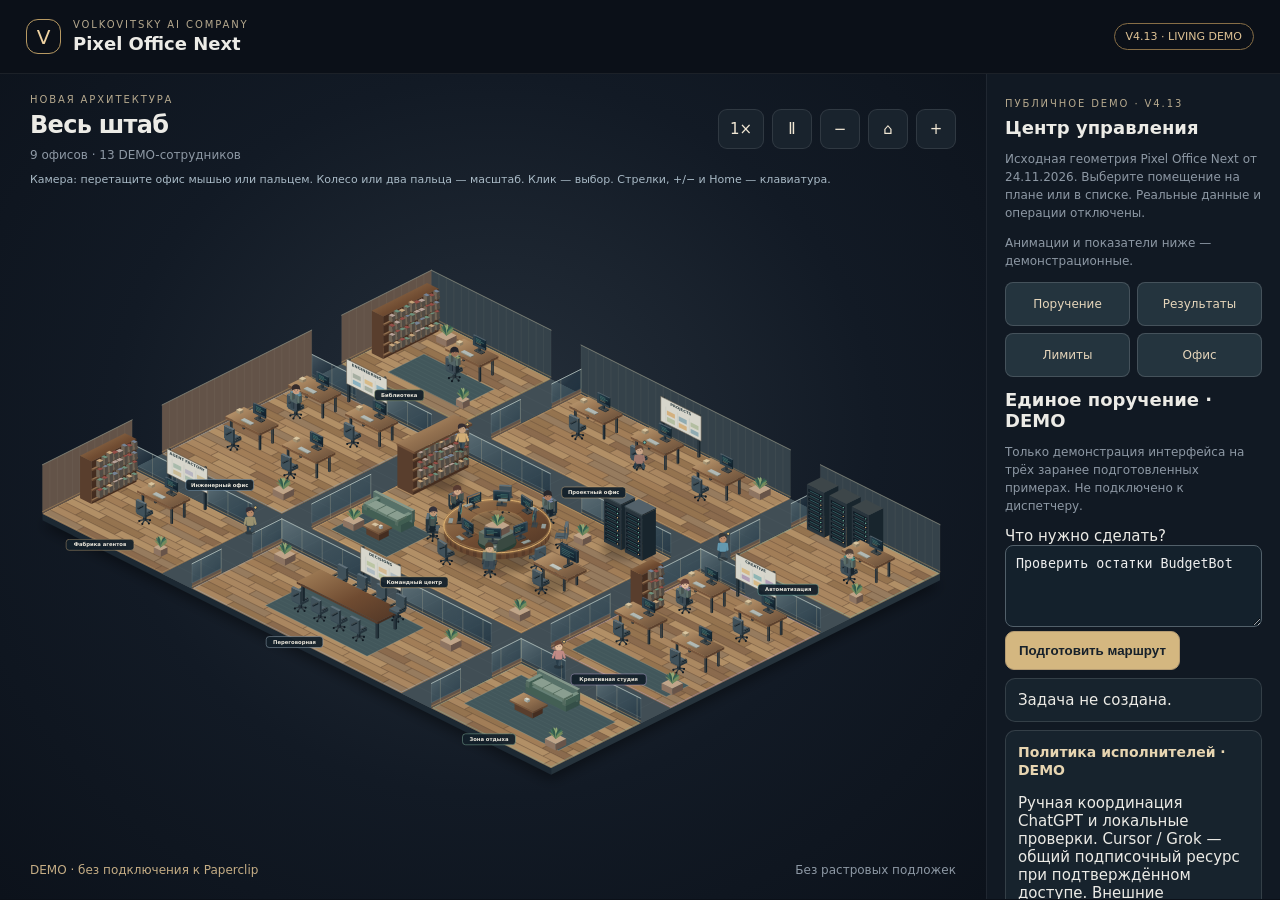
<file: next-v413-demo/index.html>
<!doctype html>
<html lang="ru"><head><meta charset="utf-8"><meta name="viewport" content="width=device-width,initial-scale=1"><title>Pixel Office Next — Management V4.13 DEMO</title>
<style>
:root{color-scheme:dark;font:15px system-ui,-apple-system,sans-serif;background:#0b1018;color:#ecebe6}*{box-sizing:border-box}body{margin:0}header{display:flex;align-items:center;justify-content:space-between;gap:16px;padding:19px 26px;border-bottom:1px solid #ffffff12}.brand{display:flex;align-items:center;gap:12px}.logo{width:35px;height:35px;border:1px solid #b79962;border-radius:12px;display:grid;place-items:center;color:#eed2a1;font-size:20px}.eyebrow{font-size:10px;letter-spacing:.19em;color:#b6a98e;text-transform:uppercase}h1{font-size:18px;margin:3px 0 0;font-weight:600}.tag{border:1px solid #876e46;color:#dec294;border-radius:20px;padding:6px 11px;font-size:11px;white-space:nowrap}main{display:grid;grid-template-columns:minmax(0,1fr) 278px;min-height:calc(100vh - 79px)}.stage{min-width:0;padding:20px;display:flex;flex-direction:column;justify-content:center;background:radial-gradient(ellipse at 50% 44%,#26303b 0%,#121a25 55%,#0c121b 100%)}.stagehead{display:flex;align-items:center;justify-content:space-between;gap:12px;margin:0 10px 4px}.stagehead h2{font-size:24px;letter-spacing:-.03em;font-weight:550;margin:6px 0}.muted{color:#8d98a4;font-size:12px;line-height:1.5}.stage svg{width:100%;height:auto;max-height:76vh;display:block;overflow:visible}.stagefoot{padding:6px 10px 0;display:flex;justify-content:space-between;gap:10px}.sidebar{min-width:0;background:#111923;border-left:1px solid #ffffff10;padding:24px 18px}.sidebar h3{font-size:18px;font-weight:550;margin:8px 0 12px}.sidebar h4{font-size:11px;color:#9aa6b2;letter-spacing:.1em;margin:25px 0 9px}.choice{color:#e2e8eb;background:#18232f;border:1px solid #ffffff12;border-radius:12px;padding:11px 12px;margin:6px 0;width:100%;text-align:left;cursor:pointer;min-height:48px;display:flex;align-items:center;gap:11px}.choice[aria-pressed=true]{border-color:#bd9b64;background:#262a2c}.choice small{display:block;font-size:11px;color:#94a1ad;margin-top:3px}.swatch{width:12px;height:12px;border-radius:4px;flex:none}.detail{padding:14px 0;border-bottom:1px solid #ffffff15;min-height:100px}.detail strong{font-size:16px;font-weight:550}.controls{display:flex;gap:8px}.controls button{font:inherit;border-radius:9px;background:#19232d;color:#f1e7d4;border:1px solid #ffffff19;min-width:40px;min-height:40px;cursor:pointer}.controls button:focus-visible,.choice:focus-visible{outline:2px solid #d5b77b;outline-offset:3px}.person{cursor:pointer}.person:hover .face-light{filter:brightness(1.2)}.blink{animation:blink 3.8s infinite}.status-dot{display:inline-block;width:7px;height:7px;background:#6cc3a5;border-radius:50%;margin-right:7px}@keyframes blink{0%,100%{opacity:.7}50%{opacity:1}}@media(prefers-reduced-motion:reduce){.blink{animation:none}}@media(max-width:740px){header{padding:14px 16px}main{display:block}.stage{padding:16px 8px}.stagehead{margin:0 6px}.stagehead h2{font-size:21px}.stage svg{max-height:none}.sidebar{border-left:0;border-top:1px solid #ffffff12;padding:18px}.stagefoot{flex-wrap:wrap}.tag{font-size:10px}}
html,body{max-width:100%;overflow-x:hidden}.stagehead>div:first-child,.brand>div:last-child{min-width:0}.controls{flex-shrink:0}.stage svg{min-width:0;max-width:100%;overflow:hidden}.detail p{overflow-wrap:anywhere}@media(max-width:480px){header{gap:8px}.brand{gap:8px}.eyebrow{letter-spacing:.12em;font-size:9px}.tag{max-width:105px;white-space:normal;text-align:center}.stagehead{flex-wrap:wrap;gap:8px}.controls{gap:6px}.controls button{min-width:44px;min-height:44px}.stagefoot{font-size:11px}.stagefoot span{max-width:100%}.sidebar{padding:16px}.choice{min-height:48px}}
main{grid-template-columns:minmax(0,1fr) 294px}.stage{justify-content:flex-start;min-height:calc(100vh - 76px)}.stage svg{max-height:calc(100vh - 216px);min-height:300px;flex:1}.sidebar{max-height:calc(100vh - 75px);overflow-y:auto}.zone-choice{min-height:35px;padding:8px 10px;margin:4px 0;font-size:12px}.zone-tag{cursor:pointer}.person.chosen{filter:drop-shadow(0 0 4px #f4d69c)}.zone-tag:focus-visible,.person:focus-visible{outline:2px solid #d5b77b}.controls button{flex-shrink:0}.employee{min-height:46px}.detail{min-height:80px}
@media(max-width:740px){main{display:block}.stage{min-height:auto}.stage svg{min-height:0;max-height:none;height:auto;aspect-ratio:2150/1230}.sidebar{max-height:none;overflow:visible}#zones{display:grid;grid-template-columns:repeat(2,minmax(0,1fr));gap:4px}.zone-choice{margin:0;min-height:44px}.controls{flex-wrap:wrap}.stagehead{align-items:flex-start}}
 .live-summary{display:grid;grid-template-columns:repeat(3,minmax(0,1fr));gap:6px;margin:12px 0 16px}.live-summary>div{border:1px solid #ffffff13;border-radius:9px;padding:8px 5px;background:#17222c;text-align:center}.live-summary strong{display:block;font-size:20px;font-weight:550;color:#dfc28e}.live-summary small{display:block;font-size:9px;line-height:1.25;color:#a6b1b9}.activity-event{display:grid;grid-template-columns:35px minmax(0,1fr);gap:7px;font-size:11px;line-height:1.45;padding:7px 0;border-bottom:1px solid #ffffff0c;color:#cad0d2}.activity-event span:first-child{color:#8998a5;font-variant-numeric:tabular-nums}.employee-state{margin-left:auto;font-size:10px;color:#8fc6b3;flex-shrink:0}.employee-state[data-state=walk]{color:#e5bc78}.employee-state[data-state=visit]{color:#b9acd5}.employee>span:nth-child(2){min-width:0;overflow-wrap:anywhere}.controls button#speed{width:46px}.static-actor .typing-hand{animation:typeHand .48s ease-in-out infinite alternate;transform-box:fill-box;transform-origin:center}@keyframes typeHand{from{transform:translate(0,-.5px)}to{transform:translate(0,1px)}}body.motion-paused .typing-hand,body.motion-paused .blink{animation-play-state:paused}@media(prefers-reduced-motion:reduce){.static-actor .typing-hand{animation:none}}@media(max-width:480px){.controls{gap:5px}.controls button{min-width:39px;min-height:40px}.controls button#speed{width:42px}.employee-state{font-size:9px}}
#source-state{color:#c5ad85}#source-state[data-connected=true]{color:#8fbfae}.live-task{display:flex;align-items:center;justify-content:space-between;gap:8px;padding:8px 0;border-bottom:1px solid #ffffff13;font-size:12px}.live-task span{overflow-wrap:anywhere;min-width:0}.live-task small{color:#9ca9b3}.static-actor:not(.confirmed-working) .typing-hand{animation:none}.static-actor.confirmed-working .typing-hand{animation-play-state:running}.live-summary small{font-size:9px}
[hidden]{display:none!important}.primary{display:block;border:1px solid #b49b72;border-radius:9px;background:#d4b780;color:#17212a;padding:11px 13px;font-weight:650;cursor:pointer}#task-open{width:100%;margin:9px 0 4px}#task-panel{margin:12px 0 0;padding:16px;background:#17232d;border:1px solid #b49b7255;border-radius:13px;max-width:100%;overflow-wrap:anywhere}.task-panel-head{display:flex;justify-content:space-between;align-items:flex-start;gap:12px}.task-panel-head h2{margin:4px 0}.task-panel-head button,.task-actions button:not(.primary){border:1px solid #ffffff24;background:#23323c;border-radius:8px;color:#e6e7e5;min-height:40px;padding:8px 12px;cursor:pointer}#task-form label{display:block;color:#b7c4cc;font-size:12px}#task-form textarea,#task-form select,#task-search,#task-filter{display:block;box-sizing:border-box;width:100%;font:inherit;font-size:13px;color:#e5e4df;background:#0d1821;border:1px solid #ffffff20;border-radius:8px;padding:10px;margin:6px 0 12px;min-width:0}#task-form textarea{resize:vertical;min-height:115px}.task-fields{display:grid;grid-template-columns:minmax(0,2fr) minmax(0,1fr);gap:10px}.task-actions{display:flex;flex-wrap:wrap;gap:8px}.task-actions button:disabled{opacity:.4;cursor:not-allowed}.candidate{padding:9px 11px;border-radius:8px;background:#25323a;border:1px solid #ffffff14;margin:6px 0}.candidate small{display:block;color:#b9c4ca;font-size:11px;margin-top:4px}.draft-preview{font:12px system-ui;white-space:pre-wrap;overflow-wrap:anywhere;background:#111b24;padding:12px;border-radius:8px;max-height:240px;overflow:auto}#task-list{max-height:400px;overflow-y:auto}.task-record{font-size:11px;line-height:1.5;border-bottom:1px solid #ffffff15;padding:8px 0;overflow-wrap:anywhere}.task-record summary{cursor:pointer;color:#d5d8d7}.task-record p{margin:8px 0}.stage:has(#task-panel:not([hidden])) svg{max-height:64vh} @media(max-width:480px){.task-fields{grid-template-columns:1fr}.task-actions .primary{width:100%}#task-panel{padding:12px}.stage:has(#task-panel:not([hidden])) svg{max-height:none}}
#simulation-panel{border-top:1px solid #ffffff24;margin-top:18px;padding-top:14px}#simulation-panel h3{font-size:15px;color:#d7bd90}#simulation-panel button:disabled{opacity:.4;cursor:not-allowed}.sim-check{display:flex;gap:8px;align-items:center;font-size:13px;margin:12px 0}#sim-phrase{display:block;width:100%;padding:9px;background:#0d1821;border:1px solid #ffffff24;color:#eee;border-radius:7px;margin:6px 0 10px}.provider-card{border:1px solid #ffffff20;border-radius:9px;padding:10px;margin:7px 0;background:#19252f}.provider-card strong{font-size:13px;color:#e3d3b4}.provider-card small{display:block;color:#b8c5cc;font-size:11px;line-height:1.5}.provider-card p{font-size:11px;line-height:1.4;margin:5px 0}.provider-card .blocked{color:#d9b783}#quota-board{margin:10px 0 16px}.quota-card{border:1px solid #ffffff20;background:#17232d;border-radius:10px;padding:12px;margin:8px 0;overflow-wrap:anywhere}.quota-card>strong{color:#e7d5b1;font-size:14px}.quota-card small{display:block;color:#b6c4cd;font-size:10px;line-height:1.4}.quota-source{margin-top:4px}.quota-window{margin:12px 0}.quota-row{display:flex;align-items:center;justify-content:space-between;gap:6px;font-size:11px}.quota-row strong{font-size:11px}.quota-track{height:7px;background:#34434c;border-radius:6px;overflow:hidden;margin:5px 0}.quota-fill{height:100%;border-radius:6px}.quota-fill.normal{background:#74ad98}.quota-fill.warn{background:#c99b58}.quota-fill.critical{background:#d16a65}.quota-card .quota-alert{color:#e0ba8c;margin-top:7px}.quota-actions{display:flex;flex-wrap:wrap;gap:7px;margin:6px 0;align-items:center}.quota-actions button,#cursor-quota-form button{color:#dce4e7;background:#253642;border:1px solid #ffffff23;border-radius:7px;padding:8px;font-size:11px;cursor:pointer}.quota-actions a{font-size:11px;color:#e6c28b}#cursor-quota-form{padding:9px;background:#131f28;border-radius:8px}#cursor-quota-form label{display:block;font-size:11px;color:#bfc9ce}#cursor-quota-form input{display:block;width:100%;box-sizing:border-box;min-width:0;background:#0d1821;color:#e7e7e7;border:1px solid #ffffff23;border-radius:6px;padding:8px;margin:5px 0 9px}#quota-refresh-note{font-size:10px;line-height:1.4}#admission-board label{display:block;font-size:11px;color:#bbc6ce}#admission-board select{display:block;width:100%;box-sizing:border-box;background:#14212a;color:#eee;border:1px solid #ffffff23;border-radius:6px;padding:8px;margin:4px 0 8px}#admission-board{margin:15px 0}#admission-result .provider-card{padding:8px}#admission-result .provider-card small{overflow-wrap:anywhere}
:root{color-scheme:dark;font:15px system-ui,-apple-system,sans-serif;background:#0b1018;color:#ecebe6}*{box-sizing:border-box}body{margin:0}header{display:flex;align-items:center;justify-content:space-between;gap:16px;padding:19px 26px;border-bottom:1px solid #ffffff12}.brand{display:flex;align-items:center;gap:12px}.logo{width:35px;height:35px;border:1px solid #b79962;border-radius:12px;display:grid;place-items:center;color:#eed2a1;font-size:20px}.eyebrow{font-size:10px;letter-spacing:.19em;color:#b6a98e;text-transform:uppercase}h1{font-size:18px;margin:3px 0 0;font-weight:600}.tag{border:1px solid #876e46;color:#dec294;border-radius:20px;padding:6px 11px;font-size:11px;white-space:nowrap}main{display:grid;grid-template-columns:minmax(0,1fr) 278px;min-height:calc(100vh - 79px)}.stage{min-width:0;padding:20px;display:flex;flex-direction:column;justify-content:center;background:radial-gradient(ellipse at 50% 44%,#26303b 0%,#121a25 55%,#0c121b 100%)}.stagehead{display:flex;align-items:center;justify-content:space-between;gap:12px;margin:0 10px 4px}.stagehead h2{font-size:24px;letter-spacing:-.03em;font-weight:550;margin:6px 0}.muted{color:#8d98a4;font-size:12px;line-height:1.5}.stage svg{width:100%;height:auto;max-height:76vh;display:block;overflow:visible}.stagefoot{padding:6px 10px 0;display:flex;justify-content:space-between;gap:10px}.sidebar{min-width:0;background:#111923;border-left:1px solid #ffffff10;padding:24px 18px}.sidebar h3{font-size:18px;font-weight:550;margin:8px 0 12px}.sidebar h4{font-size:11px;color:#9aa6b2;letter-spacing:.1em;margin:25px 0 9px}.choice{color:#e2e8eb;background:#18232f;border:1px solid #ffffff12;border-radius:12px;padding:11px 12px;margin:6px 0;width:100%;text-align:left;cursor:pointer;min-height:48px;display:flex;align-items:center;gap:11px}.choice[aria-pressed=true]{border-color:#bd9b64;background:#262a2c}.choice small{display:block;font-size:11px;color:#94a1ad;margin-top:3px}.swatch{width:12px;height:12px;border-radius:4px;flex:none}.detail{padding:14px 0;border-bottom:1px solid #ffffff15;min-height:100px}.detail strong{font-size:16px;font-weight:550}.controls{display:flex;gap:8px}.controls button{font:inherit;border-radius:9px;background:#19232d;color:#f1e7d4;border:1px solid #ffffff19;min-width:40px;min-height:40px;cursor:pointer}.controls button:focus-visible,.choice:focus-visible{outline:2px solid #d5b77b;outline-offset:3px}.person{cursor:pointer}.person:hover .face-light{filter:brightness(1.2)}.blink{animation:blink 3.8s infinite}.status-dot{display:inline-block;width:7px;height:7px;background:#6cc3a5;border-radius:50%;margin-right:7px}@keyframes blink{0%,100%{opacity:.7}50%{opacity:1}}@media(prefers-reduced-motion:reduce){.blink{animation:none}}@media(max-width:740px){header{padding:14px 16px}main{display:block}.stage{padding:16px 8px}.stagehead{margin:0 6px}.stagehead h2{font-size:21px}.stage svg{max-height:none}.sidebar{border-left:0;border-top:1px solid #ffffff12;padding:18px}.stagefoot{flex-wrap:wrap}.tag{font-size:10px}}
html,body{max-width:100%;overflow-x:hidden}.stagehead>div:first-child,.brand>div:last-child{min-width:0}.controls{flex-shrink:0}.stage svg{min-width:0;max-width:100%;overflow:hidden}.detail p{overflow-wrap:anywhere}@media(max-width:480px){header{gap:8px}.brand{gap:8px}.eyebrow{letter-spacing:.12em;font-size:9px}.tag{max-width:105px;white-space:normal;text-align:center}.stagehead{flex-wrap:wrap;gap:8px}.controls{gap:6px}.controls button{min-width:44px;min-height:44px}.stagefoot{font-size:11px}.stagefoot span{max-width:100%}.sidebar{padding:16px}.choice{min-height:48px}}
main{grid-template-columns:minmax(0,1fr) 294px}.stage{justify-content:flex-start;min-height:calc(100vh - 76px)}.stage svg{max-height:calc(100vh - 216px);min-height:300px;flex:1}.sidebar{max-height:calc(100vh - 75px);overflow-y:auto}.zone-choice{min-height:35px;padding:8px 10px;margin:4px 0;font-size:12px}.zone-tag{cursor:pointer}.person.chosen{filter:drop-shadow(0 0 4px #f4d69c)}.zone-tag:focus-visible,.person:focus-visible{outline:2px solid #d5b77b}.controls button{flex-shrink:0}.employee{min-height:46px}.detail{min-height:80px}
@media(max-width:740px){main{display:block}.stage{min-height:auto}.stage svg{min-height:0;max-height:none;height:auto;aspect-ratio:2150/1230}.sidebar{max-height:none;overflow:visible}#zones{display:grid;grid-template-columns:repeat(2,minmax(0,1fr));gap:4px}.zone-choice{margin:0;min-height:44px}.controls{flex-wrap:wrap}.stagehead{align-items:flex-start}}
 .live-summary{display:grid;grid-template-columns:repeat(3,minmax(0,1fr));gap:6px;margin:12px 0 16px}.live-summary>div{border:1px solid #ffffff13;border-radius:9px;padding:8px 5px;background:#17222c;text-align:center}.live-summary strong{display:block;font-size:20px;font-weight:550;color:#dfc28e}.live-summary small{display:block;font-size:9px;line-height:1.25;color:#a6b1b9}.activity-event{display:grid;grid-template-columns:35px minmax(0,1fr);gap:7px;font-size:11px;line-height:1.45;padding:7px 0;border-bottom:1px solid #ffffff0c;color:#cad0d2}.activity-event span:first-child{color:#8998a5;font-variant-numeric:tabular-nums}.employee-state{margin-left:auto;font-size:10px;color:#8fc6b3;flex-shrink:0}.employee-state[data-state=walk]{color:#e5bc78}.employee-state[data-state=visit]{color:#b9acd5}.employee>span:nth-child(2){min-width:0;overflow-wrap:anywhere}.controls button#speed{width:46px}.static-actor .typing-hand{animation:typeHand .48s ease-in-out infinite alternate;transform-box:fill-box;transform-origin:center}@keyframes typeHand{from{transform:translate(0,-.5px)}to{transform:translate(0,1px)}}body.motion-paused .typing-hand,body.motion-paused .blink{animation-play-state:paused}@media(prefers-reduced-motion:reduce){.static-actor .typing-hand{animation:none}}@media(max-width:480px){.controls{gap:5px}.controls button{min-width:39px;min-height:40px}.controls button#speed{width:42px}.employee-state{font-size:9px}}

.static-actor:not(.confirmed-working) .typing-hand{animation:typeHand .48s ease-in-out infinite alternate}.motion-paused .typing-hand,.motion-paused .blink{animation-play-state:paused!important}@media(prefers-reduced-motion:reduce){.static-actor .typing-hand,.blink{animation:none!important}}
.demo-nav{display:grid;grid-template-columns:repeat(2,minmax(0,1fr));gap:7px;margin:12px 0}.demo-nav a,.demo-nav button{min-height:44px;border:1px solid #ffffff26;border-radius:8px;color:#e6d6bb;background:#24343e;display:flex;align-items:center;justify-content:center;text-decoration:none;font:inherit;font-size:12px;cursor:pointer}.demo-panel{margin:16px 0;padding:12px;border:1px solid #ffffff20;border-radius:12px;background:#17232d;overflow-wrap:anywhere}.demo-task{border-bottom:1px solid #ffffff20;padding:8px 0}.demo-task summary{min-height:44px;cursor:pointer;color:#e7d5b1;line-height:1.5}.demo-task dl{margin:8px 0;font-size:12px}.demo-task dt{color:#a6b5c0;font-size:11px;margin-top:10px}.demo-task dd{margin:3px 0 0;color:#e7e7e2}.demo-nav :focus-visible,.demo-task summary:focus-visible{outline:2px solid #d5b77b}@media(max-width:740px){main{display:flex;flex-direction:column}.sidebar{order:-1;max-height:none;overflow:visible;border-left:0}.stage:not(.demo-expanded){display:none}#demo-intake,#demo-results,#demo-limits{scroll-margin-top:10px}}#scene{touch-action:none;cursor:grab;user-select:none;-webkit-user-select:none}#scene.camera-dragging,#scene.camera-dragging *{cursor:grabbing!important}#scene:focus-visible{outline:2px solid #d5b77b;outline-offset:3px}#scene .person,#scene .zone-tag{cursor:pointer}.camera-help{font-size:11px;line-height:1.5;color:#a9bac6;margin:4px 10px 8px}.stage:not(.demo-expanded) .camera-help{display:block}@media(max-width:740px){.stage:not(.office-expanded) .camera-help{display:none}.stage.demo-expanded .camera-help{display:block}}
</style><meta name="robots" content="noindex,nofollow,noarchive"><meta http-equiv="Content-Security-Policy" content="default-src 'none'; script-src 'unsafe-inline'; style-src 'unsafe-inline'; img-src data:; connect-src 'none'; object-src 'none'; base-uri 'none'; form-action 'none'"></head><body>
<header><div class="brand"><div class="logo">V</div><div><div class="eyebrow">VOLKOVITSKY AI COMPANY</div><h1>Pixel Office Next</h1></div></div><div class="tag">V4.13 · LIVING DEMO</div></header>
<main><section class="stage"><div class="stagehead"><div><div class="eyebrow">Новая архитектура</div><h2 id="scope">Весь штаб</h2><span class="muted"><span id="headline">9 офисов · 13 DEMO-сотрудников</span></span></div><div class="controls"><button id="speed" aria-label="Скорость анимации">1×</button><button id="motion" aria-label="Приостановить движение">Ⅱ</button><button id="minus" aria-label="Уменьшить">−</button><button id="reset" aria-label="Вписать сцену">⌂</button><button id="plus" aria-label="Увеличить">+</button></div></div>
<p id="camera-help" class="camera-help">Камера: перетащите офис мышью или пальцем. Колесо или два пальца — масштаб. Клик — выбор. Стрелки, +/− и Home — клавиатура.</p><svg id="scene" tabindex="0" aria-describedby="camera-help" viewBox="-35 0 2150 1230" role="img" aria-label="Интерактивный изометрический штаб из девяти помещений" xmlns="http://www.w3.org/2000/svg"><defs>
<linearGradient id="wood" x1="0" y1="0" x2="1" y2="1"><stop stop-color="#c4a176"/><stop offset=".48" stop-color="#937150"/><stop offset="1" stop-color="#644b37"/></linearGradient>
<linearGradient id="walnut" x1="0" y1="0" x2="1" y2="1"><stop stop-color="#a5825a"/><stop offset=".55" stop-color="#6f4b31"/><stop offset="1" stop-color="#503626"/></linearGradient>
<linearGradient id="glass" x1="0" y1="0" x2=".9" y2="1"><stop stop-color="#9fbbc3" stop-opacity=".55"/><stop offset=".5" stop-color="#315568" stop-opacity=".42"/><stop offset="1" stop-color="#162d3e" stop-opacity=".9"/></linearGradient>
<linearGradient id="screen" x1="0" y1="0" x2="0" y2="1"><stop stop-color="#213e4b"/><stop offset="1" stop-color="#101d29"/></linearGradient>
<linearGradient id="slate" x1="0" y1="0" x2="1" y2="1"><stop stop-color="#3c4b52"/><stop offset="1" stop-color="#202d36"/></linearGradient>
<radialGradient id="lamp"><stop stop-color="#ffc86d" stop-opacity=".28"/><stop offset="1" stop-color="#ffc86d" stop-opacity="0"/></radialGradient>
<filter id="soft" x="-100%" y="-100%" width="300%" height="300%"><feGaussianBlur stdDeviation="9"/></filter>
<filter id="drop" x="-40%" y="-40%" width="180%" height="200%"><feDropShadow dx="0" dy="14" stdDeviation="14" flood-color="#000" flood-opacity=".42"/></filter>
<filter id="glow" x="-80%" y="-80%" width="260%" height="260%"><feGaussianBlur stdDeviation="2.3" result="blur"/><feMerge><feMergeNode in="blur"/><feMergeNode in="SourceGraphic"/></feMerge></filter>
</defs><g id="world"></g></svg>
<div class="stagefoot muted"><span id="source-state" role="status">DEMO · без подключения к Paperclip</span><span>Без растровых подложек</span></div></section>
<aside class="sidebar"><div class="eyebrow">Публичное DEMO · V4.13</div><h3>Центр управления</h3>
<p class="muted">Исходная геометрия Pixel Office Next от 24.11.2026. Выберите помещение на плане или в списке. Реальные данные и операции отключены.</p>
<div id="source-time" class="muted">Анимации и показатели ниже — демонстрационные.</div>
<nav class="demo-nav" aria-label="Управление"><a href="#demo-intake">Поручение</a><a href="#demo-results">Результаты</a><a href="#demo-limits">Лимиты</a><button type="button" id="demo-office-toggle" aria-expanded="false" aria-controls="scene">Офис</button></nav><section id="demo-intake"><h3>Единое поручение · DEMO</h3><p class="muted">Только демонстрация интерфейса на трёх заранее подготовленных примерах. Не подключено к диспетчеру.</p><label for="demo-task-text">Что нужно сделать?</label><textarea id="demo-task-text" rows="4" maxlength="5000" style="width:100%;background:#14212c;color:#eee;border:1px solid #52606a;border-radius:8px;padding:10px">Проверить остатки BudgetBot</textarea><button id="demo-plan" class="primary" type="button">Подготовить маршрут</button><div id="demo-plan-result" class="quota-card" role="status">Задача не создана.</div><div class="quota-card"><strong>Политика исполнителей · DEMO</strong><p>Ручная координация ChatGPT и локальные проверки. Cursor / Grok — общий подписочный ресурс при подтверждённом доступе. Внешние бесплатные маршруты — неактивный резерв.</p><p>Критические работы сохраняют техническую приёмку. Платный переход запрещён.</p><small>Пример политики, не фактические квоты и не разрешение запуска.</small></div><p class="muted">Другие примеры: «Подготовить ролик Reels Studio»; «Проверить тест AI Hub».</p></section>
<div class="live-summary"><div><strong id="work-count">—</strong><small>За работой</small></div><div><strong id="walk-count">—</strong><small>В пути</small></div><div><strong id="visit-count">—</strong><small>Посещения</small></div></div>
<h3>Офисы</h3><div id="zones"></div><div class="detail" id="detail"><strong>Штаб компании</strong><p class="muted">Выберите офис.</p></div>
<h3>Сотрудники</h3><p class="muted">13 условных персонажей · не реальные статусы.</p><div id="people"></div><h3>События · DEMO</h3><div id="activity-log"></div>
<section id="demo-limits" class="demo-panel"><h3>Лимиты · DEMO</h3><p class="muted">Условная структура, не текущая квота.</p><div class="quota-card"><strong>Codex</strong><p>Остаток неизвестен</p></div><div class="quota-card"><strong>Cursor / Grok</strong><p>Общий подписочный ресурс · пример</p><p>Доступ, остаток, запрет расходов и автопополнение не подтверждены.</p></div><p class="muted">OpenRouter / OpenCode / OmniRoute — неактивный резерв. Платный переход запрещён.</p></section><section id="demo-executor-status"><h3>Исполнители · DEMO</h3><p class="muted">Условные примеры состояний, не реальные данные. Активность, лимиты и допуск проверяются отдельно.</p><div class="quota-card" data-executor="chatgpt"><strong>ChatGPT</strong><p>Ручной канал</p><small>Пример: координация</small><p>Демонстрация · запуск недоступен</p></div><div class="quota-card" data-executor="codex"><strong>Codex</strong><p>CLI обнаружен</p><small>Пример: техническая проверка</small><p>Демонстрация · запуск недоступен</p></div><div class="quota-card" data-executor="cursor"><strong>Cursor</strong><p>CLI обнаружен</p><small>Пример: результат ожидает проверки</small><p>Демонстрация · запуск недоступен</p></div><div class="quota-card" data-executor="grok_bot"><strong>Grok Bot</strong><p>Доступность не подтверждена</p><small>Пример: содержание принято, задача не закрыта</small><p>Демонстрация · запуск недоступен</p></div><div class="quota-card" data-executor="openrouter"><strong>OpenRouter</strong><p>Маршрут не подтверждён</p><small>Пример: проверка маршрута</small><p>Демонстрация · запуск недоступен</p></div><div class="quota-card" data-executor="omniroute"><strong>OmniRoute</strong><p>Локальный шлюз</p><small>Пример: доступность порта</small><p>Демонстрация · запуск недоступен</p></div><div class="quota-card" data-executor="hr"><strong>HR · фабрика агентов</strong><p>Запланировано</p><small>Пример: подготовка ролей</small><p>Демонстрация · запуск недоступен</p></div><h3>Журнал задач · DEMO</h3><div id="owner-task-status" class="quota-card"><small>Условные числа для проверки интерфейса</small><p>Ожидают исполнения: 3</p><p>В работе: 2</p><p>Ожидают проверки: 1</p><p>Ожидают согласования: 1</p><p>Завершены: 4</p><p>Ошибка: 1</p></div></section><section id="demo-assignment-links"><h3>Задачи и рабочие места · DEMO</h3><p class="muted">Условные назначения для проверки навигации. Назначение задачи не доказывает фактический запуск.</p><div class="quota-card"><strong>DEMO-01 · Ожидает исполнения</strong><p>Назначено: Лео</p><button type="button" data-demo-assignee="leo">Показать рабочее место</button></div><div class="quota-card"><strong>DEMO-02 · Ожидает проверки</strong><p>Назначено: Ада</p><button type="button" data-demo-assignee="ada">Показать рабочее место</button></div><div class="quota-card"><strong>DEMO-03 · Не назначена</strong><p>Нет подтверждённого назначения</p></div></section><section id="demo-results" class="demo-panel"><h3>Результаты и согласования · DEMO</h3><p class="muted">Только вымышленные карточки. Не реальные результаты или разрешения.</p><details class="demo-task" open><summary>Пример 01 · Проверка результата</summary><dl><dt>Реестр</dt><dd>К выполнению</dd><dt>Результат</dt><dd>Независимая проверка зафиксирована (пример)</dd><dt>Согласование</dt><dd>Требуется решение владельца</dd><dt>Закрытие</dt><dd>Не разрешено</dd></dl><p class="muted">Фактический исполнитель не подтверждён. Только просмотр.</p></details><details class="demo-task"><summary>Пример 02 · Запись в реестре</summary><dl><dt>Реестр</dt><dd>Отмечена завершённой</dd><dt>Результат</dt><dd>Не подтверждён</dd><dt>Согласование</dt><dd>Не подтверждено</dd></dl></details><details class="demo-task"><summary>Пример 03 · Содержание принято</summary><dl><dt>Результат</dt><dd>Полная приёмка не подтверждена</dd><dt>Согласование</dt><dd>Требуется решение владельца</dd><dt>Повтор</dt><dd>Запрещён</dd></dl></details><p class="muted">Согласовать, закрыть или запустить задачу в DEMO невозможно.</p></section><section class="demo-panel"><h3>Готовность · DEMO</h3><p>Подбор роли → профиль → скиллы → отдельный контекст → проверка результата.</p><p class="muted">Пример архитектуры, не фактическая приёмка системы.</p></section>
</aside></main>
<script>
/* HQ Expansion: pure SVG geometry; no external resources. */
const root=document.querySelector('#world'),svg=document.querySelector('#scene');
let W=root,ox=0,oy=0;
// Navigation geometry is derived from the same furniture and wall drawing calls.
const obstacles=[],seatAnchors=new Map(),seatFacings=new Map();let seatOwner=null,recordGeometry=true;
const seatKey=(x,y)=>'chair:'+x.toFixed(2)+':'+y.toFixed(2);
function rectObstacle(x,y,rx,ry,owner=seatOwner){obstacles.push({kind:'rect',x,y,rx,ry,owner})}
function circleObstacle(x,y,r){obstacles.push({kind:'circle',x,y,r,owner:null})}
function recordBox(x,y,z,a,b,h,rot){
 if(!recordGeometry||z>=1.85||z+h<=.025)return;
 const c=Math.abs(Math.cos(rot)),s=Math.abs(Math.sin(rot));
 rectObstacle(x+ox,y+oy,(a*c+b*s)/2,(a*s+b*c)/2);
}
const clearance=.18,gridStep=.25;
function obstacleIndex(){
 const bins=new Map();
 for(const o of obstacles){const rx=(o.rx??o.r)+clearance,ry=(o.ry??o.r)+clearance;
  for(let x=Math.floor(o.x-rx);x<=Math.floor(o.x+rx);x++)for(let y=Math.floor(o.y-ry);y<=Math.floor(o.y+ry);y++){
   const k=x+','+y;if(!bins.has(k))bins.set(k,[]);bins.get(k).push(o);
  }
 }
 return bins;
}
let navBins;
function allowedSeats(a){const ids=new Set();if(a.homeSeat)ids.add(seatKey(...a.home));if(a.visitSeat)ids.add(a.id==='eva'?'lounge-sofa':seatKey(...a.visit));return ids}
function blocked(x,y,ignored=new Set()){
 if(x<clearance||y<clearance||x>34-clearance||y>26-clearance)return true;
 for(const o of navBins.get(Math.floor(x)+','+Math.floor(y))||[]){
  if(o.owner&&ignored.has(o.owner))continue;
  if(o.kind==='circle'){if(Math.hypot(x-o.x,y-o.y)<o.r+clearance)return true}
  else if(Math.abs(x-o.x)<o.rx+clearance&&Math.abs(y-o.y)<o.ry+clearance)return true;
 }
 return false;
}
function clearSegment(a,b,ignored){const n=Math.max(1,Math.ceil(Math.hypot(a[0]-b[0],a[1]-b[1])/.045));for(let i=0;i<=n;i++){const t=i/n;if(blocked(a[0]+(b[0]-a[0])*t,a[1]+(b[1]-a[1])*t,ignored))return false}return true}
function findRoute(a){
 const ignored=allowedSeats(a);
 if(a.homeSeat&&!seatAnchors.has(seatKey(...a.home)))throw Error('Missing home seat '+a.id);
 if(a.visitSeat&&!seatAnchors.has(a.id==='eva'?'lounge-sofa':seatKey(...a.visit)))throw Error('Missing visit seat '+a.id);
 const nx=137,ny=105,sz=nx*ny,idx=(x,y)=>y*nx+x,world=i=>[(i%nx)*gridStep,Math.floor(i/nx)*gridStep];
 const usable=new Uint8Array(sz);for(let i=0;i<sz;i++){const [x,y]=world(i);usable[i]=!blocked(x,y,ignored)}
 function nearest(p){let best=-1,d=Infinity;const xx=Math.round(p[0]/gridStep),yy=Math.round(p[1]/gridStep);for(let x=Math.max(0,xx-5);x<=Math.min(nx-1,xx+5);x++)for(let y=Math.max(0,yy-5);y<=Math.min(ny-1,yy+5);y++){const i=idx(x,y),q=world(i),dist=Math.hypot(q[0]-p[0],q[1]-p[1]);if(usable[i]&&dist<d&&clearSegment(p,q,ignored)){best=i;d=dist}}return best}
 const start=nearest(a.home),end=nearest(a.visit);
 if(start<0||end<0)throw Error('Blocked endpoint '+a.id+' home='+start+' visit='+end);
 const prev=new Int32Array(sz).fill(-1),queue=new Int32Array(sz);let head=0,tail=0;prev[start]=start;queue[tail++]=start;
 while(head<tail&&prev[end]<0){const i=queue[head++],x=i%nx,y=Math.floor(i/nx);for(const [dx,dy] of [[1,0],[-1,0],[0,1],[0,-1]]){const xx=x+dx,yy=y+dy;if(xx<0||yy<0||xx>=nx||yy>=ny)continue;const j=idx(xx,yy);if(prev[j]!==-1||!usable[j]||!clearSegment(world(i),world(j),ignored))continue;prev[j]=i;queue[tail++]=j}}
 if(prev[end]<0)throw Error('No route '+a.id);
 const reverse=[];for(let i=end;;i=prev[i]){reverse.push(world(i));if(i===start)break}
 const raw=[a.home,...reverse.reverse(),a.visit],result=[raw[0]];let i=0;
 while(i<raw.length-1){let j=raw.length-1;while(j>i+1&&!clearSegment(raw[i],raw[j],ignored))j--;result.push(raw[j]);i=j}
 // Seat footprint exclusions are permitted only next to assigned endpoints.
 if(!result.slice(1).every((p,i)=>clearSegment(result[i],p,ignored)))throw Error('Unsafe route '+a.id);
 return result.filter((p,i)=>i===0||Math.hypot(p[0]-result[i-1][0],p[1]-result[i-1][1])>.0001);
}
function verifyNavigation(){
 return schedules.map(a=>{const ignore=allowedSeats(a),violations=[];let length=0;
 for(let i=1;i<a.points.length;i++){const p=a.points[i-1],q=a.points[i],l=Math.hypot(q[0]-p[0],q[1]-p[1]);length+=l;
  for(let j=0,n=Math.max(1,Math.ceil(l/.025));j<=n;j++){const t=j/n,x=p[0]+(q[0]-p[0])*t,y=p[1]+(q[1]-p[1])*t;
   if(blocked(x,y,ignore))violations.push('obstacle '+i);
   // Any seat exclusion is legitimate only within a small endpoint envelope.
   if(blocked(x,y)&&Math.min(Math.hypot(x-a.home[0],y-a.home[1]),Math.hypot(x-a.visit[0],y-a.visit[1]))>(a.id==='eva'?1.35:.8))violations.push('seat-crossing '+i);
  }
 }
 return {id:a.id,segments:a.points.length-1,length:Math.round(length*100)/100,violations:[...new Set(violations)]};
 })
}

const NS='http://www.w3.org/2000/svg';
const P=(x,y,z=0)=>[900+(x+ox-y-oy)*34,145+(x+ox+y+oy)*17-z*43];
const pt=a=>a.map(v=>v.toFixed(2)).join(',');
const el=(tag,attrs={},parent=W)=>{let n=document.createElementNS(NS,tag);for(const[k,v]of Object.entries(attrs))n.setAttribute(k,v);parent.append(n);return n};
const group=(p=W,attrs={})=>el('g',attrs,p);
const polygon=(points,fill,p=W,attrs={})=>el('polygon',{points:points.map(pt).join(' '),fill,...attrs},p);
const poly=(vertices,fill,p=W,attrs={})=>polygon(vertices.map(v=>P(...v)),fill,p,attrs);
const line=(a,b,color,width=1,p=W,attrs={})=>{const A=P(...a),B=P(...b);return el('line',{x1:A[0],y1:A[1],x2:B[0],y2:B[1],stroke:color,'stroke-width':width,'stroke-linecap':'round',...attrs},p)};
const path=(d,fill,p=W,attrs={})=>el('path',{d,fill,...attrs},p);
const circ=(x,y,r,fill,p=W,attrs={})=>el('circle',{cx:x,cy:y,r,fill,...attrs},p);
const ellipse=(x,y,rx,ry,fill,p=W,attrs={})=>el('ellipse',{cx:x,cy:y,rx,ry,fill,...attrs},p);
function box(x,y,z,a,b,h,colors,p=W,rot=0){
 recordBox(x,y,z,a,b,h,rot);
 const c=Math.cos(rot),s=Math.sin(rot),q=(u,v,w)=>[x+u*c-v*s,y+u*s+v*c,z+w];
 const A=q(-a/2,-b/2,0),B=q(a/2,-b/2,0),C=q(a/2,b/2,0),D=q(-a/2,b/2,0),E=q(-a/2,-b/2,h),F=q(a/2,-b/2,h),G=q(a/2,b/2,h),H=q(-a/2,b/2,h);
 const [top,right,left]=colors;const faces=[{v:[A,B,F,E],c:left,dy:-c-s},{v:[B,C,G,F],c:right,dy:c+s},{v:[C,D,H,G],c:left,dy:c-s},{v:[D,A,E,H],c:right,dy:-c+s}];
 faces.filter(f=>f.dy>0).forEach(f=>poly(f.v,f.c,p));poly([E,F,G,H],top,p);return [E,F,G,H];
}
const rnd=i=>{let x=Math.sin(i*127.1+91.73)*43758.5453;return x-Math.floor(x)};
function groundShadow(x,y,rx,ry,alpha=.26){const [a,b]=P(x,y,.015);ellipse(a,b,rx,ry,'#000',W,{opacity:alpha,filter:'url(#soft)'})}
function ringPoints(cx,cy,z,r,n=80,start=0,end=Math.PI*2){return Array.from({length:n+1},(_,i)=>{const a=start+(end-start)*i/n;return P(cx+r*Math.cos(a),cy+r*Math.sin(a),z)})}
function pathPoints(ps){return 'M'+ps.map(pt).join(' L')+' Z'}
const palette=['#94734f','#a17d57','#a98660','#8a6a4d','#b18f66','#967b5e','#aa8861'];
const dark=['#3d4649','#18252d','#29353d'],wood=['url(#wood)','#5b402d','#77563c'],walnut=['url(#walnut)','#442d20','#593e2d'];
function plant(x,y,z=0,r=.27,p=W){box(x,y,z,r*1.7,r*1.7,.34,['#c0a58a','#685449','#8d7462'],p);const [a,b]=P(x,y,z+.32);for(let i=0;i<9;i++){let ang=i*2.4,dx=Math.cos(ang)*(10+r*16),dy=-14-Math.abs(Math.sin(ang))*13;path('M'+a+','+b+' Q'+(a+dx*.45-5)+','+(b+dy*.7)+' '+(a+dx)+','+(b+dy)+' Q'+(a+dx*.8+7)+','+(b+dy*.9)+' '+a+','+b,['#748c5d','#3f745d','#92a975','#335b4c'][i%4],p)}}
function chair(x,y,a,p=W){const old=seatOwner;seatOwner=seatKey(x+ox,y+oy);seatAnchors.set(seatOwner,[x+ox,y+oy]);seatFacings.set(seatOwner,a);rectObstacle(x+ox,y+oy,.34,.34);try{return chairGeometry(x,y,a,p)}finally{seatOwner=old}}
function chairGeometry(x,y,a,p=W){const c=Math.cos(a),s=Math.sin(a),q=(u,v,z)=>[x+u*c-v*s,y+u*s+v*c,z];const B=(u,v,z,w,d,h,col)=>box(...q(u,v,z),w,d,h,col,p,a);
for(let j=0;j<5;j++){let t=j*Math.PI*2/5;line(q(0,0,.17),q(Math.cos(t)*.27,Math.sin(t)*.27,.075),'#303a40',3,p);const w=P(...q(Math.cos(t)*.27,Math.sin(t)*.27,.055));circ(...w,2.4,'#101921',p)}
B(0,0,.12,.11,.11,.35,dark);B(0,0,.46,.55,.55,.13,['#51616a','#26343c','#394b55']);B(0,.25,.56,.58,.14,.65,['#61717a','#26353d','#40515a']);B(-.31,0,.65,.065,.34,.07,dark);B(.31,0,.65,.065,.34,.07,dark)}
const roster=[
{id:'ada',name:'Ада',role:'Координация штаба',color:'#48796e',skin:'#bf9777',hair:'#34313a',a:2.25,zone:'command'},
{id:'eli',name:'Эли',role:'Аналитика',color:'#8c665e',skin:'#d1a989',hair:'#583b31',a:3.65,zone:'command'},
{id:'cleo',name:'Клео',role:'Продукт и дизайн',color:'#7d88a8',skin:'#aa795d',hair:'#28272b',a:5.1,zone:'command'},
{id:'dan',name:'Дан',role:'Инженерия',color:'#baa277',skin:'#d2ad8c',hair:'#504132',a:.9,zone:'command'},
{id:'leo',name:'Лео',role:'Разработка',color:'#648fa2',skin:'#cb9f81',hair:'#362c2c',zone:'engineering'},
{id:'mia',name:'Миа',role:'Проектный офис',color:'#a0786d',skin:'#c8a488',hair:'#624737',zone:'projects',walker:true},
{id:'nia',name:'Ниа',role:'База знаний',color:'#8d9b69',skin:'#9c7158',hair:'#25252b',zone:'library'},
{id:'max',name:'Макс',role:'Автоматизация',color:'#4b938b',skin:'#c5a78c',hair:'#50423a',zone:'automation'},
{id:'ira',name:'Ира',role:'Медиапроизводство',color:'#987d9f',skin:'#dfb69a',hair:'#64423c',zone:'creative'},
{id:'kai',name:'Кай',role:'Фабрика агентов',color:'#9a9270',skin:'#b58868',hair:'#333139',zone:'hr',walker:true},
{id:'lin',name:'Лин',role:'Планирование',color:'#d0ac75',skin:'#c5a17e',hair:'#342d31',zone:'projects',walker:true},
{id:'sam',name:'Сэм',role:'Техническая координация',color:'#6499b0',skin:'#b8896b',hair:'#36383a',zone:'engineering',walker:true},
{id:'eva',name:'Ева',role:'Внутренние коммуникации',color:'#c18b86',skin:'#dfba9b',hair:'#6b493a',zone:'command',walker:true}
];

function human(x,y,z,a,r,p){const g=group(p,{class:'person static-actor','data-id':r.id,role:'button',tabindex:'0','aria-label':r.name});const c=Math.cos(a),s=Math.sin(a),q=(u,v,w)=>[x+u*c-v*s,y+u*s+v*c,z+w];const B=(u,v,w,ww,dd,h,col)=>box(...q(u,v,w),ww,dd,h,col,g,a);
const hip=z?0:0;
B(-.12,.03,hip,.19,.24,.40,['#263643','#16232e','#354650']);B(.12,.03,hip,.19,.24,.4,['#303d48','#18242c','#3d4a54']);
B(0,0,.35,.43,.31,.47,[r.color,'#354b4b','#536466']);B(0,-.164,.67,.13,.025,.11,['#c9c5b4','#63706a','#9baba0']);const armStart=g.children.length;B(-.24,0,.39,.14,.18,.38,[r.color,'#485451','#5f726b']);B(.24,0,.39,.14,.18,.38,[r.color,'#485451','#5f726b']);[...g.children].slice(armStart).forEach(n=>n.classList.add('typing-hand'));
const h=P(...q(0,-.005,.97));const [hx,hy]=h;ellipse(hx,hy,8.8,10.6,r.skin,g,{class:'face-light'});path('M'+(hx-9)+','+(hy+2)+' C'+(hx-14)+','+(hy-11)+' '+(hx+1)+','+(hy-17)+' '+(hx+8)+','+(hy-8)+' L'+(hx+10)+','+(hy+1)+' Q'+(hx+1)+','+(hy-4)+' '+(hx-9)+','+(hy+2),r.hair,g);circ(hx-3,hy+1,1,'#302b2a',g);circ(hx+3,hy+1,1,'#302b2a',g);path('M'+(hx-2)+','+(hy+5)+' q2,1 4,0','none',g,{stroke:'#785d50','stroke-width':.8});
g.addEventListener('click',()=>select(r.id));g.addEventListener('keydown',e=>{if(e.key==='Enter'||e.key===' '){e.preventDefault();select(r.id)}});return g}
function monitor(x,y,theta,p){const a=theta-Math.PI/2,c=Math.cos(a),s=Math.sin(a),q=(u,v,z)=>[x+u*c-v*s,y+u*s+v*c,z];box(x,y,1.03,.47,.25,.055,dark,p,a);box(x,y,1.08,.08,.08,.29,dark,p,a);box(x,y,1.27,.8,.09,.51,['#52606a','#14252e','#2f424d'],p,a);poly([q(-.34,-.049,1.32),q(.34,-.049,1.32),q(.34,-.049,1.72),q(-.34,-.049,1.72)],'url(#screen)',p);for(let i=0;i<4;i++)line(q(-.28,-.052,1.39+i*.072),q(-.28+(i===2?.48:.31),-.052,1.39+i*.072),i===0?'#d9b67a':'#6fb29c',1.1,p,{opacity:.75})}
const zones=[
{id:'library',name:'Библиотека',en:'Knowledge Library',x:0,y:0,w:8,h:6,accent:'#9eac7d',desc:'Память, исследования и база знаний.'},
{id:'projects',name:'Проектный офис',en:'Project Office',x:10,y:0,w:14,h:6,accent:'#ccad7f',desc:'Планирование и координация проектов.'},
{id:'automation',name:'Автоматизация',en:'Automation Lab',x:26,y:0,w:8,h:6,accent:'#76bdb2',desc:'Оркестрация, серверы и инфраструктура.'},
{id:'engineering',name:'Инженерный офис',en:'Engineering Office',x:0,y:8,w:8,h:10,accent:'#8aaec9',desc:'Разработка, тестирование и техническая приёмка.'},
{id:'command',name:'Командный центр',en:'Command Studio',x:10,y:8,w:14,h:10,accent:'#e0bb7d',desc:'Утверждённая композиция штаба: круглый стол, библиотека и рабочие места.'},
{id:'creative',name:'Креативная студия',en:'Creative Studio',x:26,y:8,w:8,h:10,accent:'#b6a4cf',desc:'Дизайн, видео и медиапроизводство.'},
{id:'hr',name:'Фабрика агентов',en:'HR / Agent Factory',x:0,y:20,w:8,h:6,accent:'#bb9e73',desc:'Подбор ролей, обучение и создание агентов.'},
{id:'meeting',name:'Переговорная',en:'Meeting Room',x:10,y:20,w:14,h:6,accent:'#a4b6c5',desc:'Совещания и согласования.'},
{id:'lounge',name:'Зона отдыха',en:'Lounge',x:26,y:20,w:8,h:6,accent:'#89b6a2',desc:'Неформальное общение и отдых.'}
];
const zmap=Object.fromEntries(zones.map(z=>[z.id,z]));
let selectedZone=null,selectedPerson=null,paused=matchMedia('(prefers-reduced-motion: reduce)').matches,sim=0,zoom=1,currentView=[-35,0,2150,1230];
const layer=group(root,{id:'base-layer'});W=layer;
poly([[0,0,-.3],[34,0,-.3],[34,26,-.3],[0,26,-.3]],'#0b1119',layer,{filter:'url(#drop)'});
poly([[34,0,0],[34,26,0],[34,26,-.34],[34,0,-.34]],'#26333c',layer);
poly([[0,26,0],[34,26,0],[34,26,-.34],[0,26,-.34]],'#1c2832',layer);
poly([[0,0,0],[34,0,0],[34,26,0],[0,26,0]],'#536063',layer);
for(const x of [8,24]){poly([[x,0,.003],[x+2,0,.003],[x+2,26,.003],[x,26,.003]],'#414e55',layer);for(let i=1;i<26;i++)line([x+.1,i,.01],[x+1.9,i,.01],'#728082',.6,layer,{opacity:.38})}
for(const y of [6,18]){poly([[0,y,.006],[34,y,.006],[34,y+2,.006],[0,y+2,.006]],'#414e55',layer);for(let i=1;i<34;i++)line([i,y+.12,.01],[i,y+1.88,.01],'#728082',.6,layer,{opacity:.38})}
for(const z of zones){ox=z.x;oy=z.y;const g=group(layer,{'data-floor':z.id});
 poly([[0,0,.01],[z.w,0,.01],[z.w,z.h,.01],[0,z.h,.01]],'#957352',g);
 for(let j=0;j<z.h*2;j++){let y=j*.5,x=0,k=0;while(x<z.w-.001){let end=Math.min(z.w,x+(k===0?1.2+(j%3)*.55:2.6));poly([[x,y,.018],[end-.018,y,.018],[end-.018,y+.482,.018],[x,y+.482,.018]],palette[Math.floor(rnd(j*19+k+z.x*31+z.y*17)*palette.length)],g,{stroke:'#261f1a','stroke-width':'.3'});line([x+.12,y+.21,.021],[Math.max(x+.12,end-.1),y+.21,.021],'#f0cf9a',.3,g,{opacity:.16});x=end;k++}}
 poly([[.05,.05,.03],[z.w-.05,.05,.03],[z.w-.05,z.h-.05,.03],[.05,z.h-.05,.03]],'none',g,{stroke:z.accent,'stroke-width':1.5,opacity:.65});
}
ox=oy=0;
const roomLayer=group(root,{id:'rooms'}),roomGroups={};
function partition(z){
 const g=group(W),h=1.32;
 // Full-height external back walls; low cutaway glazing inside. Doors are kept open.
 for(const side of ['north','west']){
  const length=side==='north'?z.w:z.h,external=side==='north'?z.y===0:z.x===0,ht=external?2.6:h;
  const q=(t,v)=>side==='north'?[t,0,v]:[0,t,v];
  const segments=external?[[0,length]]:[[0,Math.max(0,length/2-1.05)],[length/2+1.05,length]];
  for(const [a,b]of segments){
   if(side==='north')rectObstacle(ox+(a+b)/2,oy,(b-a)/2,.055,null);
   else rectObstacle(ox,oy+(a+b)/2,.055,(b-a)/2,null);
   poly([q(a,.02),q(b,.02),q(b,external?ht:.29),q(a,external?ht:.29)],side==='north'?'#35424a':'#635348',g);
   if(!external)poly([q(a,.3),q(b,.3),q(b,ht),q(a,ht)],'url(#glass)',g,{opacity:.58,stroke:'#94adaf','stroke-width':.7});
   for(let t=a;t<=b+.01;t+=external?.5:1.35)line(q(t,.1),q(t,ht),'#adab94',external?.65:1.1,g,{opacity:external?.27:.61});
   line(q(a,ht),q(b,ht),external?'#8c8e81':'#b3c1be',1.8,g);
   line(q(a,.12),q(b,.12),'#ba955c',1.1,g);
  }
 }
 return g;
}
function desk(x,y,p=W,wide=2.3){
 for(const a of [-wide/2+.19,wide/2-.19])for(const b of [-.42,.42])box(x+a,y+b,0,.09,.09,.88,dark,p);
 box(x,y,.88,wide,1.25,.12,wood,p);monitor(x+.28,y-.24,Math.PI/2,p);
 box(x,y+.29,1.01,.66,.24,.04,['#b0b9b5','#5d696b','#87978f'],p);
 box(x-wide/2+.24,y-.1,1.01,.24,.24,.14,['#d7c5a0','#8c7b60','#a49475'],p);
}
function shelf(x,y,n,p=W){
 box(x,y,0,.77,n,2.25,walnut,p);
 for(let i=0;i<4;i++){let z=.17+i*.54;box(x+.43,y,z,.11,n,.07,wood,p);for(let j=0;j<Math.floor(n/.33)-1;j++){let yy=y-n/2+.22+j*.33;box(x+.46,yy,z+.07,.24,.18+rnd(j)*.08,.27+rnd(i*27+j)*.18,[['#6d917d','#c6a67d','#758394','#954f48','#b7a39a'][Math.floor(rnd(i*19+j)*5)],'#514b44','#726657'],p);}}
}
function rack(x,y,p=W){
 box(x,y,0,1.15,.95,2.38,dark,p);
 for(let i=0;i<9;i++){let z=.2+i*.23;poly([[x-.47,y+.48,z],[x+.47,y+.48,z],[x+.47,y+.48,z+.15],[x-.47,y+.48,z+.15]],'#0e1923',p);line([x-.35,y+.49,z+.075],[x+.24,y+.49,z+.075],'#5c9f9e',1.1,p);circ(...P(x+.37,y+.49,z+.075),1.6,i%3?'#79c6ac':'#e1b779',p,{class:'blink'})}
}
function sofa(x,y,p=W){const old=seatOwner;seatOwner='lounge-sofa';seatAnchors.set(seatOwner,[x+ox-.72,y+oy]);try{return sofaGeometry(x,y,p)}finally{seatOwner=old}}
function sofaGeometry(x,y,p=W){box(x,y,.1,2.7,.92,.42,['#668075','#354f48','#435f54'],p);box(x,y-.4,.32,2.7,.18,.62,['#84988b','#3d544d','#577168'],p);for(let a of [-1.22,1.22])box(x+a,y,.38,.22,.91,.32,['#7a9284','#405d51','#536b60'],p);for(let a of [-.72,0,.72])box(x+a,y,.51,.67,.62,.12,['#8a9e90','#52695b','#637b6d'],p)}
function rug(x,y,w,h){poly([[x,y,.027],[x+w,y,.027],[x+w,y+h,.027],[x,y+h,.027]],'#42575b',W,{stroke:'#9a9e8e','stroke-width':.85});for(let i=.15;i<h;i+=.28)line([x+.12,y+i,.03],[x+w-.12,y+i,.03],'#7d9690',.6,W,{opacity:.32})}
function seated(x,y,r,p=W){chair(x,y,0,p);if(r)human(x,y,.48,0,r,p)}
function table(x,y,w,h,p=W){for(let a of [-w/2+.22,w/2-.22])for(let b of [-h/2+.2,h/2-.2])box(x+a,y+b,0,.12,.12,.89,dark,p);box(x,y,.89,w,h,.12,walnut,p)}
function drawCommand(){
const objects=[];
function item(x,y,draw){objects.push({d:x+y,draw})}
item(1.1,2.4,()=>{const g=group();box(.6,2.5,0,1.05,3.7,2.25,walnut,g);for(let i=0;i<4;i++){let z=.18+i*.53;box(1.11,2.5,z,.11,3.65,.07,wood,g);for(let j=0;j<10;j++){let y=.84+j*.34;let h=.26+rnd(i*30+j)*.18;box(1.16,y,z+.08,.23,.16+rnd(j)*.1,h,[[ '#6d917d','#c6a67d','#758394','#954f48','#b7a39a'][Math.floor(rnd(i*19+j)*5)],'#514b44','#726657'],g);}}box(.7,2.5,2.25,1.2,3.85,.12,wood,g)});
item(11.8,1,()=>{const g=group();for(let j=0;j<2;j++){let x=11.2+j*1.4;box(x,.63,0,1.15,.92,2.38,dark,g);for(let i=0;i<9;i++){let z=.2+i*.23;poly([[x-.47,1.105,z],[x+.47,1.105,z],[x+.47,1.105,z+.15],[x-.47,1.105,z+.15]],'#0e1923',g);line([x-.35,1.12,z+.075],[x+.24,1.12,z+.075],'#5c9f9e',1.15,g,{opacity:.8});let p=P(x+.37,1.13,z+.075);circ(...p,1.6,i%3?'#79c6ac':'#e1b779',g,{class:'blink'})}box(x,.63,2.38,1.17,.95,.06,['#53616a','#202b32','#39484e'],g)}});
item(1.2,8.4,()=>plant(1.2,8.4,0,.42));
item(12.8,8.9,()=>plant(12.8,8.9,0,.42));
item(9.9,1.8,()=>plant(9.9,1.8,0,.35));
const cx=7.15,cy=4.75,R=2.52,ri=1.29;circleObstacle(cx+ox,cy+oy,R);
groundShadow(cx,cy,126,70,.24);
for(const [x,y]of [[2.7,7.7],[11.6,5.7],[1.1,2.4],[11.8,1]])groundShadow(x,y,48,24,.26);
poly([[.7,6.4,.015],[4.4,6.4,.015],[4.4,9.4,.015],[.7,9.4,.015]],'#3d5156',W,{stroke:'#9a9e8e','stroke-width':1});
for(let i=0;i<11;i++)line([.82,6.55+i*.25,.02],[4.28,6.55+i*.25,.02],'#78908b',.8,W,{opacity:.27});
item(2.05,7,()=>{let g=group();box(2.05,6.95,.1,2.6,.88,.42,['#668075','#354f48','#435f54'],g);box(2.05,6.55,.32,2.6,.18,.62,['#84988b','#3d544d','#577168'],g);for(let x of [1,3.1])box(x,6.98,.38,.22,.9,.32,['#7a9284','#405d51','#536b60'],g);for(let x of [1.35,2.05,2.75])box(x,7.04,.51,.64,.62,.12,['#8a9e90','#52695b','#637b6d'],g)});
item(2.65,8.25,()=>{let g=group();box(2.65,8.25,.03,.85,.65,.39,walnut,g);box(2.65,8.25,.42,1.1,.84,.08,wood,g);box(2.5,8.25,.5,.28,.23,.035,['#d6c3a1','#826e55','#aa9375'],g);box(2.9,8.28,.5,.14,.14,.14,['#e1e0d2','#838d91','#a2b0b0'],g)});
item(11.9,5.3,()=>{let g=group();for(let a of [-.7,.7])for(let b of [-.42,.42])box(11.9+a,5.3+b,0,.09,.09,.78,dark,g);box(11.9,5.3,.78,2.3,1.25,.13,wood,g);box(12.2,5.05,.92,.13,.55,.07,dark,g);box(12.2,5.05,1,.09,.09,.42,dark,g);box(12.2,4.97,1.26,1.13,.12,.62,['#354754','#172630','#233643'],g);poly([[11.71,5.04,1.31],[12.69,5.04,1.31],[12.69,5.04,1.82],[11.71,5.04,1.82]],'url(#screen)',g);for(let i=0;i<4;i++)line([11.77,5.05,1.41+i*.09],[12.3+(i%2)*.25,5.05,1.41+i*.09],'#82b8a9',1,g,{opacity:.7});box(11.9,5.59,.92,.62,.24,.04,['#c0c6bf','#626c6c','#83908a'],g)});
for(let i=0;i<8;i++){let a=i*Math.PI/4+.12,x=cx+3.05*Math.cos(a),y=cy+3.05*Math.sin(a);let r=roster.find(r=>Math.abs(Math.atan2(Math.sin(r.a-a),Math.cos(r.a-a)))<.39);item(x,y,()=>{let g=group();chair(x,y,a-Math.PI/2,g);if(r)human(x,y,.48,a-Math.PI/2,r,g)})}
item(11.9,6.55,()=>chair(11.9,6.55,0));
const back=objects.filter(o=>o.d<cx+cy-.7).sort((a,b)=>a.d-b.d),front=objects.filter(o=>o.d>=cx+cy-.7).sort((a,b)=>a.d-b.d);
back.forEach(o=>o.draw());
const hub=group();
const outerLow=ringPoints(cx,cy,.55,R,80),outerTop=ringPoints(cx,cy,1.0,R,80),innerTop=ringPoints(cx,cy,1.0,ri,80);
for(let i=0;i<80;i++){let a=(i+.5)*Math.PI*2/80;if(Math.cos(a)+Math.sin(a)>0)polygon([outerLow[i],outerLow[i+1],outerTop[i+1],outerTop[i]],i%2?'#583b29':'#66452e',hub)}
path(pathPoints(outerTop)+' '+pathPoints(innerTop),'url(#walnut)',hub,{'fill-rule':'evenodd',stroke:'#b18c5d','stroke-width':'.8'});
for(let i=0;i<8;i++){const a=i*Math.PI/4;line([cx+(ri+.04)*Math.cos(a),cy+(ri+.04)*Math.sin(a),1.006],[cx+(R-.03)*Math.cos(a),cy+(R-.03)*Math.sin(a),1.006],'#3e2e23',1,hub,{opacity:.6})}
path('M'+ringPoints(cx,cy,.9,R,80).map(pt).join(' L'),'none',hub,{stroke:'#e2b674','stroke-width':2.1,filter:'url(#glow)'});
const [px,py]=P(cx,cy,.05);ellipse(px,py,44,22,'#293e35',hub);
box(cx,cy,0,1.23,1.23,.6,['#6c7970','#394941','#526157'],hub);plant(cx,cy,.6,.49,hub);
for(let i=0;i<8;i++){const a=i*Math.PI/4+.12;monitor(cx+1.78*Math.cos(a),cy+1.78*Math.sin(a),a,hub);let tx=cx+2.21*Math.cos(a),ty=cy+2.21*Math.sin(a);box(tx,ty,1.012,.44,.20,.035,['#929c99','#454f50','#64716d'],hub,a-Math.PI/2)}
front.forEach(o=>o.draw());
}
function drawOther(z){
 const items=[];const put=(x,y,f)=>items.push({d:x+y,f});
 const r=roster.find(r=>r.zone===z.id&&!r.walker);
 const board=(x,y,title,mode)=>{
  const g=group(),ww=2.7,h=1.3,z0=.95;rectObstacle(x+ox,y+oy,ww/2,.07,null);
  for(const dx of [-1.2,1.2])box(x+dx,y,.05,.095,.12,z0+h,dark,g);
  poly([[x-ww/2,y,z0],[x+ww/2,y,z0],[x+ww/2,y,z0+h],[x-ww/2,y,z0+h]],'#d7d6cc',g,{stroke:'#675e50','stroke-width':1.3});
  // Align the title with the projected vertical board plane (not the screen plane).
  const p=P(x,y+.012,z0+h-.22),right=P(x+1,y+.012,z0+h-.22);
  const slope=(right[1]-p[1])/(right[0]-p[0]);
  const label=group(g,{'data-board-label':z.id,transform:'matrix(1 '+slope+' 0 1 '+p[0]+' '+p[1]+')'});
  const t=el('text',{x:0,y:0,fill:'#293b40','font-size':8.5,'font-weight':700,'text-anchor':'middle','letter-spacing':'.15'},label);
  t.textContent=title;
  // Keep the longest label within the board's 91.8px projected width.
  if(t.getComputedTextLength()>80){t.setAttribute('textLength',80);t.setAttribute('lengthAdjust','spacingAndGlyphs')}
  for(let i=0;i<3;i++){const xx=x-1.0+i*.79;line([xx,y+.013,z0+.13],[xx,y+.013,z0+.88],'#aeb8b1',.6,g);
   for(let j=0;j<2;j++)poly([[xx+.08,y+.014,z0+.16+j*.34],[xx+.61,y+.014,z0+.16+j*.34],[xx+.61,y+.014,z0+.39+j*.34],[xx+.08,y+.014,z0+.39+j*.34]],mode[(i+j)%mode.length],g,{opacity:.87});}
 };
 if(z.id==='projects')put(7,.32,()=>board(7,.32,'PROJECTS',['#adba9a','#d2aa72','#85a4ae']));
 if(z.id==='hr')put(4,.32,()=>board(4,.32,'AGENT FACTORY',['#c9b88e','#a2b7a6','#b2b0bf']));
 if(z.id==='creative')put(4,.32,()=>board(4,.32,'CREATIVE',['#aa94b1','#d7b67c','#82b0b0']));
 if(z.id==='engineering')put(4,.32,()=>board(4,.32,'ENGINEERING',['#7eabbd','#9ea99b','#d7b67c']));
 if(z.id==='meeting')put(7,.38,()=>board(7,.38,'DECISIONS',['#a9b7c0','#b7c29c','#d2b487']));

 if(z.id==='library'){
  put(.65,2.4,()=>shelf(.65,2.4,3.7));put(2,1.0,()=>plant(2,1.0,0,.4));
  rug(2.1,2.6,4.7,2.4);put(4.8,2.1,()=>desk(4.8,2.1));put(4.8,3.25,()=>seated(4.8,3.25,r));put(6.8,4.7,()=>plant(6.8,4.7));
 }else if(z.id==='projects'){
  for(let i=0;i<3;i++){let x=2.8+i*4.1;put(x,1.8,()=>desk(x,1.8));put(x,3.0,()=>seated(x,3.0,i===1?r:null))}
  put(12.7,.75,()=>plant(12.7,.75,0,.43));
 }else if(z.id==='automation'){
  for(let i=0;i<3;i++){let x=1.15+i*1.5;put(x,1,()=>rack(x,1))}
  put(5.5,2.3,()=>desk(5.5,2.3));put(5.5,3.55,()=>seated(5.5,3.55,r));put(7,4.6,()=>plant(7,4.6));
 }else if(z.id==='engineering'||z.id==='creative'){
  for(let j=0;j<2;j++){for(let i=0;i<2;i++){let x=2.0+i*3.8,y=1.8+j*4.2;put(x,y,()=>desk(x,y));put(x,y+1.25,()=>seated(x,y+1.25,i===0&&j===0?r:null))}}
  if(z.id==='creative'){put(.6,4.2,()=>shelf(.6,4.2,1.4));rug(.8,7.9,6.3,1.5)}
  put(6.8,8.7,()=>plant(6.8,8.7,0,.42));
 }else if(z.id==='hr'){
  put(.6,2.2,()=>shelf(.6,2.2,3));put(4,1.9,()=>desk(4,1.9));put(4,3.15,()=>seated(4,3.15,r));put(6.6,4.7,()=>plant(6.6,4.7));
 }else if(z.id==='meeting'){
  rug(3.6,.9,6.8,3.8);put(7,2.5,()=>table(7,2.5,5.4,1.6));
  for(let i=0;i<4;i++){let x=5.05+i*1.3;put(x,1.22,()=>chair(x,1.22,Math.PI));put(x,3.8,()=>chair(x,3.8,0))}
  put(1.2,1,()=>plant(1.2,1,0,.42));put(12.5,1.2,()=>plant(12.5,1.2,0,.42));
 }else if(z.id==='lounge'){
  rug(.8,.8,6.3,3.8);put(3.5,1.4,()=>sofa(3.5,1.4));put(3.5,3.0,()=>{box(3.5,3,.04,1.2,.68,.4,walnut);box(3.5,3,.44,1.6,.95,.09,wood);box(3.4,3,.54,.22,.17,.12,['#d5d5c8','#879391','#abb7b3'])});put(6.6,4.3,()=>plant(6.6,4.3,0,.42));
 }
 items.sort((a,b)=>a.d-b.d).forEach(i=>i.f());
}
for(const z of [...zones].sort((a,b)=>a.x+a.y-b.x-b.y)){
 ox=z.x;oy=z.y;W=group(roomLayer,{'data-zone':z.id,id:'zone-'+z.id});roomGroups[z.id]=W;partition(z);if(z.id==='command')drawCommand();else drawOther(z);
}
ox=oy=0;W=root;
const walkersLayer=group(root,{id:'walkers'}),labelsLayer=group(root,{id:'zone-labels'});
for(const z of zones){
 const [x,y]=P(z.x+z.w/2,z.y+z.h+.15,.02);
 const g=group(labelsLayer,{class:'zone-tag','data-zone-tag':z.id,tabindex:0,role:'button','aria-label':z.name});
 const label=z.name, width=Math.max(104,label.length*8.4+28);
 el('rect',{x:x-width/2,y:y-12,width,height:25,rx:7,fill:'#13202a',stroke:z.accent,'stroke-width':1.1,opacity:.94},g);
 const t=el('text',{x,y:y+4,'text-anchor':'middle','font-size':12,fill:'#e9e5da','font-weight':550},g);t.textContent=label;
 g.addEventListener('click',()=>focusZone(z.id));g.addEventListener('keydown',e=>{if(e.key==='Enter'||e.key===' '){e.preventDefault();focusZone(z.id)}})
}
// Living Office V2 — deterministic demonstration schedules, not real agent telemetry.
const schedules=[
 {id:'lin',home:[12.8,3],visit:[15.05,23.8],homeAction:'Планирует задачи',visitAction:'На совещании',homeSeat:true,visitSeat:true,speed:2.2,homeWait:8,visitWait:10,offset:10,points:[[12.8,3],[12.8,5.45],[12.8,7],[9,7],[9,19],[9,23],[11.5,23],[11.5,24.8],[15.05,24.8],[15.05,23.8]]},
 {id:'sam',home:[5.8,15.25],visit:[29,4.8],homeAction:'Проверяет код',visitAction:'Проверяет серверы',homeSeat:true,visitSeat:false,speed:2.4,homeWait:9,visitWait:6,offset:18,points:[[5.8,15.25],[7.4,15.25],[9,15.25],[9,7],[29,7],[29,4.8]]},
 {id:'eva',home:[21.9,14.55],visit:[28.78,21.4],homeAction:'Готовит сводку',visitAction:'Отдыхает',homeSeat:true,visitSeat:true,speed:2.05,homeWait:7,visitWait:12,offset:10,points:[[21.9,14.55],[21.9,17.5],[21.9,19],[25,19],[25,23],[27.1,23],[27.1,22.15],[28.78,22.15],[28.78,21.4]]},
 {id:'mia',home:[16.9,3],visit:[17.65,23.8],homeAction:'Уточняет план проекта',visitAction:'На совещании',homeSeat:true,visitSeat:true,speed:2.1,homeWait:11,visitWait:9,offset:3,points:[[16.9,3],[16.9,5.45],[16.9,7],[25,7],[25,19],[24.7,19],[24.7,24.8],[17.65,24.8],[17.65,23.8]]},
 {id:'kai',home:[4,23.15],visit:[2.7,4.4],homeAction:'Подбирает роли',visitAction:'Изучает базу знаний',homeSeat:true,visitSeat:false,speed:2.3,homeWait:12,visitWait:7,offset:14,points:[[4,23.15],[4,24.8],[8.7,24.8],[9,24.8],[9,5.45],[2.7,5.45],[2.7,4.4]]}
];
recordGeometry=false;navBins=obstacleIndex();
const oldRoutes=schedules.map(a=>({id:a.id,points:a.points}));
for(const a of schedules)a.points=findRoute(a);
const navigationResult=verifyNavigation();
if(navigationResult.some(a=>a.violations.length))throw Error('Unsafe navigation '+JSON.stringify(navigationResult));
const paths=schedules;
function pathInfo(points){let seg=[],total=0;for(let i=1;i<points.length;i++){let a=points[i-1],b=points[i],l=Math.hypot(b[0]-a[0],b[1]-a[1]);if(l){seg.push({a,b,l,start:total});total+=l}}return {seg,total}}
function pointAt(route,d){d=Math.max(0,Math.min(route.total,d));const s=route.seg.find(s=>d<=s.start+s.l)||route.seg.at(-1),f=(d-s.start)/s.l;return [s.a[0]+(s.b[0]-s.a[0])*f,s.a[1]+(s.b[1]-s.a[1])*f]}
function sampleActor(a,t){const travel=a.total/a.speed,cycle=a.homeWait+2*travel+a.visitWait;let k=((t+a.offset)%cycle+cycle)%cycle;
 if(k<a.homeWait)return {point:a.home,state:'work',activity:a.homeAction,seated:a.homeSeat};
 k-=a.homeWait;
 if(k<travel)return {point:pointAt(a,k*a.speed),state:'walk',activity:'Идёт в '+displayZone(getZone(...a.visit)),seated:false};
 k-=travel;
 if(k<a.visitWait)return {point:a.visit,state:'visit',activity:a.visitAction,seated:a.visitSeat};
 k-=a.visitWait;
 return {point:pointAt(a,a.total-k*a.speed),state:'walk',activity:'Возвращается на рабочее место',seated:false}
}
function actorNode(r){
 const g=group(walkersLayer,{class:'person walker living-actor','data-id':r.id,tabindex:0,role:'button','aria-label':r.name});
 ellipse(0,-1,11,4.4,'#131b20',g,{opacity:.38});
 const pose=group(g),limbs=group(pose),leg1=el('path',{fill:'none',stroke:'#293d4a','stroke-width':6,'stroke-linecap':'round'},limbs),leg2=el('path',{fill:'none',stroke:'#3b4f5b','stroke-width':6,'stroke-linecap':'round'},limbs);
 el('rect',{x:-9,y:-38,width:18,height:22,rx:4,fill:r.color,stroke:'#23343c','stroke-width':.8},pose);
 const arm1=el('path',{fill:'none',stroke:r.color,'stroke-width':5,'stroke-linecap':'round'},pose),arm2=el('path',{fill:'none',stroke:r.color,'stroke-width':5,'stroke-linecap':'round'},pose);
 ellipse(0,-47,8.4,10,r.skin,pose);path('M-9,-46 Q-13,-60 0,-59 Q11,-58 9,-46 L4,-52 Q-4,-50 -9,-46',r.hair,pose);circ(-3,-47,.85,'#362e2b',pose);circ(3,-47,.85,'#362e2b',pose);
 const signal=circ(12,-58,3.4,'#78bcaa',g,{stroke:'#14252e','stroke-width':1.5});
 g.addEventListener('click',()=>select(r.id));g.addEventListener('keydown',e=>{if(e.key==='Enter'||e.key===' '){e.preventDefault();select(r.id)}});
 return {g,pose,leg1,leg2,arm1,arm2,signal};
}
const actors=schedules.map(s=>({...s,...pathInfo(s.points),...actorNode(roster.find(r=>r.id===s.id)),lastState:null}));
function getZone(x,y){return zones.find(z=>x>=z.x&&x<=z.x+z.w&&y>=z.y&&y<=z.y+z.h)?.id||'corridor'}
const activityLog=[];
const activityNames={work:'Работа',walk:'В пути',visit:'Посещение',idle:'Ожидание'};
let uiAt=-1,speedFactor=1;
function addEvent(a,st){const r=roster.find(r=>r.id===a.id);activityLog.unshift({name:r.name,text:st.activity,at:Math.floor(sim)});if(activityLog.length>12)activityLog.pop()}
function updateActors(){
 for(const a of actors){
 const st=sampleActor(a,sim),[x,y]=st.point,[sx,sy]=P(x,y,.02),walking=st.state==='walk',swing=walking?Math.sin(sim*9+a.offset)*5:0,type=st.seated&&st.state==='work'?Math.sin(sim*8+a.offset)*1.8:0;
 if(a.lastState!==st.state||a.lastActivity!==st.activity){addEvent(a,st);a.lastState=st.state;a.lastActivity=st.activity}
 a.g.setAttribute('transform','translate('+sx.toFixed(2)+' '+sy.toFixed(2)+')');a.g.dataset.x=x.toFixed(3);a.g.dataset.y=y.toFixed(3);a.g.dataset.currentZone=getZone(x,y);a.g.dataset.activity=st.activity;a.g.dataset.state=st.state;a.g.dataset.seated=String(st.seated);
 a.pose.setAttribute('transform',st.seated?'translate(0 7)':walking?'translate(0 '+(-Math.abs(swing)*.23).toFixed(2)+')':'translate(0 0)');
 a.leg1.setAttribute('d',st.seated?'M-5,-20 L-9,-15 L-10,-7':'M-5,-20 L'+(-5+swing)+',-5');a.leg2.setAttribute('d',st.seated?'M5,-20 L9,-15 L10,-7':'M5,-20 L'+(5-swing)+',-5');
 a.arm1.setAttribute('d',st.seated?'M-9,-34 L-10,-24 L-2,'+(-25+type):'M-9,-34 L'+(-12-swing*.4)+',-21');a.arm2.setAttribute('d',st.seated?'M9,-34 L11,-24 L3,'+(-25-type):'M9,-34 L'+(12+swing*.4)+',-21');
 a.signal.setAttribute('fill',walking?'#e6bd77':st.state==='visit'?'#a7a0cc':'#78bcaa');
 }
 if(sim-uiAt>.24||paused){uiAt=sim;renderActivity();if(selectedPerson)renderDetail()}
}
function renderActivity(){
 const counters={work:roster.length-actors.length,walk:0,visit:0};for(const a of actors)counters[a.g.dataset.state]=(counters[a.g.dataset.state]||0)+1;
 document.querySelector('#work-count').textContent=counters.work;document.querySelector('#walk-count').textContent=counters.walk;document.querySelector('#visit-count').textContent=counters.visit;
 for(const a of actors){const n=people.querySelector('[data-id="'+a.id+'"] .employee-state');if(n){n.textContent=activityNames[a.g.dataset.state]||'Работа';n.dataset.state=a.g.dataset.state}}
 const log=document.querySelector('#activity-log');
 log.replaceChildren(...activityLog.slice(0,5).map(e=>{const item=document.createElement('div');item.className='activity-event';const time=document.createElement('span');time.textContent='+'+String(Math.floor(e.at/60)).padStart(2,'0')+':'+String(e.at%60).padStart(2,'0');const msg=document.createElement('span');msg.textContent=e.name+' · '+e.text;item.append(time,msg);return item}));
}

function displayZone(id){return zmap[id]?.name||'Коридор'}
const people=document.querySelector('#people'),detail=document.querySelector('#detail'),zoneNav=document.querySelector('#zones');
function renderDetail(){
 const r=roster.find(r=>r.id===selectedPerson),a=r&&actors.find(a=>a.id===r.id);
 if(r){detail.querySelector('strong').textContent=r.name+' · '+r.role;detail.querySelector('p').textContent=displayZone(a?a.g.dataset.currentZone:r.zone)+' · '+(a?(paused?'Пауза · '+a.g.dataset.activity:a.g.dataset.activity):'Работает за компьютером')+' · DEMO';}
 else{const z=zmap[selectedZone];detail.querySelector('strong').textContent=z?z.name:'Штаб компании';detail.querySelector('p').textContent=z?z.desc:'13 демонстрационных сотрудников · расписание рабочего дня. Смена занятий и события демонстрационные; реальные статусы не подключены.'}
}
function select(id){selectedPerson=id;const r=roster.find(r=>r.id===id),a=actors.find(a=>a.id===id);if(r)focusZone(a?(a.g.dataset.currentZone==='corridor'?null:a.g.dataset.currentZone):r.zone,true);document.querySelectorAll('.person').forEach(g=>g.classList.toggle('chosen',g.dataset.id===id));people.querySelectorAll('button').forEach(b=>b.setAttribute('aria-pressed',String(b.dataset.id===id)));renderDetail()}
function setView(v){currentView=v;svg.setAttribute('viewBox',v.join(' '))}
function fitView(z){
 ox=oy=0;
 if(!z)return [-35,0,2150,1230];
 const ps=[[z.x,z.y,2.7],[z.x+z.w,z.y,2.7],[z.x,z.y+z.h,2.7],[z.x+z.w,z.y+z.h,0],[z.x,z.y+z.h,0],[z.x+z.w,z.y,0]].map(p=>P(...p));
 const xs=ps.map(p=>p[0]),ys=ps.map(p=>p[1]),a=Math.min(...xs)-45,b=Math.min(...ys)-35,c=Math.max(...xs)+45,d=Math.max(...ys)+45;return [a,b,c-a,d-b];
}
function focusZone(id,keep=false){selectedZone=id||null;if(!keep)selectedPerson=null;zoom=1;setView(fitView(zmap[id]));document.querySelectorAll('[data-nav-zone]').forEach(b=>b.setAttribute('aria-pressed',String((b.dataset.navZone||null)===selectedZone)));document.querySelectorAll('[data-zone-tag]').forEach(g=>g.style.opacity=id&&g.dataset.zoneTag!==id?'.55':'1');document.querySelector('#scope').textContent=id?zmap[id].name:'Весь штаб';renderDetail()}
function navButton(id,name,accent){let b=document.createElement('button');b.className='choice zone-choice';b.dataset.navZone=id||'';b.setAttribute('aria-pressed',String(!id));b.innerHTML='<span class="swatch" style="background:'+accent+'"></span><span>'+name+'</span>';b.onclick=()=>{focusZone(id);if(innerWidth<=740)document.querySelector('.stage').scrollIntoView({block:'start',behavior:'instant'})};zoneNav.append(b)}
navButton(null,'Весь штаб','#b79e72');zones.forEach(z=>navButton(z.id,z.name,z.accent));
roster.forEach(r=>{let b=document.createElement('button');b.className='choice employee';b.dataset.id=r.id;b.setAttribute('aria-pressed','false');b.innerHTML='<span class="swatch" style="background:'+r.color+'"></span><span>'+r.name+'<small>'+r.role+'</small></span><span class="employee-state" data-state="work">Работа</span>';b.onclick=()=>{select(r.id);if(innerWidth<=740)document.querySelector('.stage').scrollIntoView({block:'start',behavior:'instant'})};people.append(b)});
/* Camera navigation: no data access, same SVG and viewBox as room selection. */
const cameraBounds=[-35,0,2150,1230];
const cameraPointers=new Map();
let cameraDragging=false,cameraSuppressUntil=0;
function cameraClamp(v){
 const [bx,by,bw,bh]=cameraBounds,[x,y,w,h]=v;
 // Keep the office reachable, including a small margin at the edges.
 const axis=(p,size,start,world)=>size>=world+world*.24?start+(world-size)/2:Math.min(start+world+world*.12-size,Math.max(start-world*.12,p));
 return [axis(x,w,bx,bw),axis(y,h,by,bh),w,h];
}
function cameraPoint(x,y){
 const m=svg.getScreenCTM();if(!m)return null;
 const p=svg.createSVGPoint();p.x=x;p.y=y;return p.matrixTransform(m.inverse());
}
function cameraChange(oldX,oldY,newX,newY,factor=1){
 const a=cameraPoint(oldX,oldY),b=cameraPoint(newX,newY);
 if(!a||!b||!Number.isFinite(factor)||factor<=0)return;
 const [x,y,w,h]=currentView;
 // Absolute bounds work equally after a room zoom or reset.
 const width=Math.max(2150/7,Math.min(2150*1.25,w/factor)),f=width/w;
 setView(cameraClamp([a.x-(b.x-x)*f,a.y-(b.y-y)*f,width,h*f]));
}
function cameraZoom(factor){
 const r=svg.getBoundingClientRect();if(r.width&&r.height)cameraChange(r.left+r.width/2,r.top+r.height/2,r.left+r.width/2,r.top+r.height/2,factor);
}
function cameraCapture(id){try{svg.setPointerCapture(id)}catch{}}
function cameraBeginDrag(){
 cameraDragging=true;svg.classList.add('camera-dragging');
 for(const id of cameraPointers.keys())cameraCapture(id);
}
svg.addEventListener('pointerdown',e=>{
 if(e.pointerType==='mouse'&&e.button!==0)return;
 if(cameraPointers.size>=2)return;
 if(!cameraPointers.size){cameraDragging=false;cameraSuppressUntil=0;}
 cameraPointers.set(e.pointerId,{x:e.clientX,y:e.clientY});
 if(cameraPointers.size===2)cameraBeginDrag();
});
window.addEventListener('pointermove',e=>{
 const old=cameraPointers.get(e.pointerId);if(!old)return;
 const next={x:e.clientX,y:e.clientY};
 if(cameraPointers.size===2){
  const other=[...cameraPointers.entries()].find(([id])=>id!==e.pointerId)[1];
  const before=Math.hypot(old.x-other.x,old.y-other.y),after=Math.hypot(next.x-other.x,next.y-other.y);
  if(before>2&&after>2)cameraChange((old.x+other.x)/2,(old.y+other.y)/2,(next.x+other.x)/2,(next.y+other.y)/2,after/before);
 }else{
  if(!cameraDragging&&Math.hypot(next.x-old.x,next.y-old.y)<5)return;
  if(!cameraDragging)cameraBeginDrag();
  cameraChange(old.x,old.y,next.x,next.y);
 }
 cameraPointers.set(e.pointerId,next);
 if(cameraDragging)e.preventDefault();
},{passive:false});
function cameraEnd(e){
 if(!cameraPointers.has(e.pointerId))return;
 cameraPointers.delete(e.pointerId);
 if(cameraDragging)cameraSuppressUntil=performance.now()+450;
 if(!cameraPointers.size){cameraDragging=false;svg.classList.remove('camera-dragging')}
}
window.addEventListener('pointerup',cameraEnd);
window.addEventListener('pointercancel',cameraEnd);
window.addEventListener('blur',()=>{if(cameraDragging)cameraSuppressUntil=performance.now()+450;cameraPointers.clear();cameraDragging=false;svg.classList.remove('camera-dragging')});
svg.addEventListener('click',e=>{
 if(e.detail>0&&performance.now()<cameraSuppressUntil){e.preventDefault();e.stopImmediatePropagation()}
},true);
svg.addEventListener('wheel',e=>{
 if(!svg.getBoundingClientRect().width)return;
 e.preventDefault();
 const delta=e.deltaY*(e.deltaMode===1?16:e.deltaMode===2?svg.clientHeight:1);
 cameraChange(e.clientX,e.clientY,e.clientX,e.clientY,Math.exp(-Math.max(-300,Math.min(300,delta))*.002));
},{passive:false});
svg.addEventListener('keydown',e=>{
 if(e.target!==svg)return;
 const [x,y,w,h]=currentView,step=.09;
 const shifts={ArrowLeft:[-w*step,0],ArrowRight:[w*step,0],ArrowUp:[0,-h*step],ArrowDown:[0,h*step]};
 if(Object.hasOwn(shifts,e.key)){const [dx,dy]=shifts[e.key];setView(cameraClamp([x+dx,y+dy,w,h]))}
 else if(e.key==='+'||e.key==='=')cameraZoom(1.25);
 else if(e.key==='-')cameraZoom(.8);
 else if(e.key==='Home')focusZone(null);
 else return;
 e.preventDefault();
});

document.querySelector('#minus').onclick=()=>cameraZoom(.8);document.querySelector('#plus').onclick=()=>cameraZoom(1.25);document.querySelector('#reset').onclick=()=>focusZone(null);document.querySelector('#motion').onclick=()=>{paused=!paused;document.querySelector('#motion').textContent=paused?'▶':'Ⅱ';document.querySelector('#motion').setAttribute('aria-label',paused?'Возобновить движение':'Приостановить движение');updateActors()};
document.querySelector('#motion').textContent=paused?'▶':'Ⅱ';
document.body.classList.toggle('motion-paused',paused);
document.querySelector('#motion').addEventListener('click',()=>document.body.classList.toggle('motion-paused',paused));
document.querySelector('#speed').onclick=()=>{speedFactor=speedFactor===1?2:speedFactor===2?4:1;document.querySelector('#speed').textContent=speedFactor+'×'};
focusZone(null);updateActors();
let previous=performance.now();function frame(t){const dt=Math.min(.07,(t-previous)/1000);previous=t;if(!paused){sim+=dt*speedFactor;updateActors()}requestAnimationFrame(frame)}requestAnimationFrame(frame);
window.__hq={zones,paths,actors,roster,focusZone,select,sampleActor,activityLog,navigationResult,obstacles,seatAnchors,oldRoutes,get paused(){return paused},get sim(){return sim},get speed(){return speedFactor}};

</script><script>document.querySelectorAll('[data-demo-assignee]').forEach(b=>b.addEventListener('click',()=>{window.__hq.select(b.dataset.demoAssignee);document.querySelector('.stage').scrollIntoView({block:'start',behavior:'instant'})}));</script><script>
(()=>{const examples={'Проверить остатки BudgetBot':['BudgetBot','Эксперт BudgetBot'],'Подготовить ролик Reels Studio':['VOLKOVITSKY Reels','Продюсер Reels'],'Проверить тест AI Hub':['Тест AI Hub','Тестовый исполнитель']};const input=document.getElementById('demo-task-text'),out=document.getElementById('demo-plan-result');input.addEventListener('input',()=>out.textContent='Пример изменён. Задача не создана.');document.getElementById('demo-plan').onclick=()=>{const key=input.value.trim(),r=Object.hasOwn(examples,key)?examples[key]:null;out.textContent=r?'DEMO · Проект: '+r[0]+' · Роль: '+r[1]+' · Кандидат координации: ChatGPT. Класс задачи требует проверки. Автономный исполнитель не выбран. Задача не создана.':'Для этого текста нет подготовленного примера. Реальная маршрутизация доступна только в защищённом интерфейсе.'}})();
</script><script>(()=>{const stage=document.querySelector('.stage'),toggle=document.getElementById('demo-office-toggle');function showOffice(){stage.classList.add('demo-expanded');toggle.setAttribute('aria-expanded','true');toggle.textContent='Скрыть офис'}toggle.addEventListener('click',()=>{if(stage.classList.contains('demo-expanded')){stage.classList.remove('demo-expanded');toggle.setAttribute('aria-expanded','false');toggle.textContent='Офис'}else{showOffice();stage.scrollIntoView({block:'start'})}});for(const el of [document.getElementById('zones'),document.getElementById('people'),document.getElementById('demo-assignment-links')])el.addEventListener('click',e=>{if(e.target.closest('button')&&innerWidth<=740){showOffice();stage.scrollIntoView({block:'start'})}})})();</script></body></html>
</file>
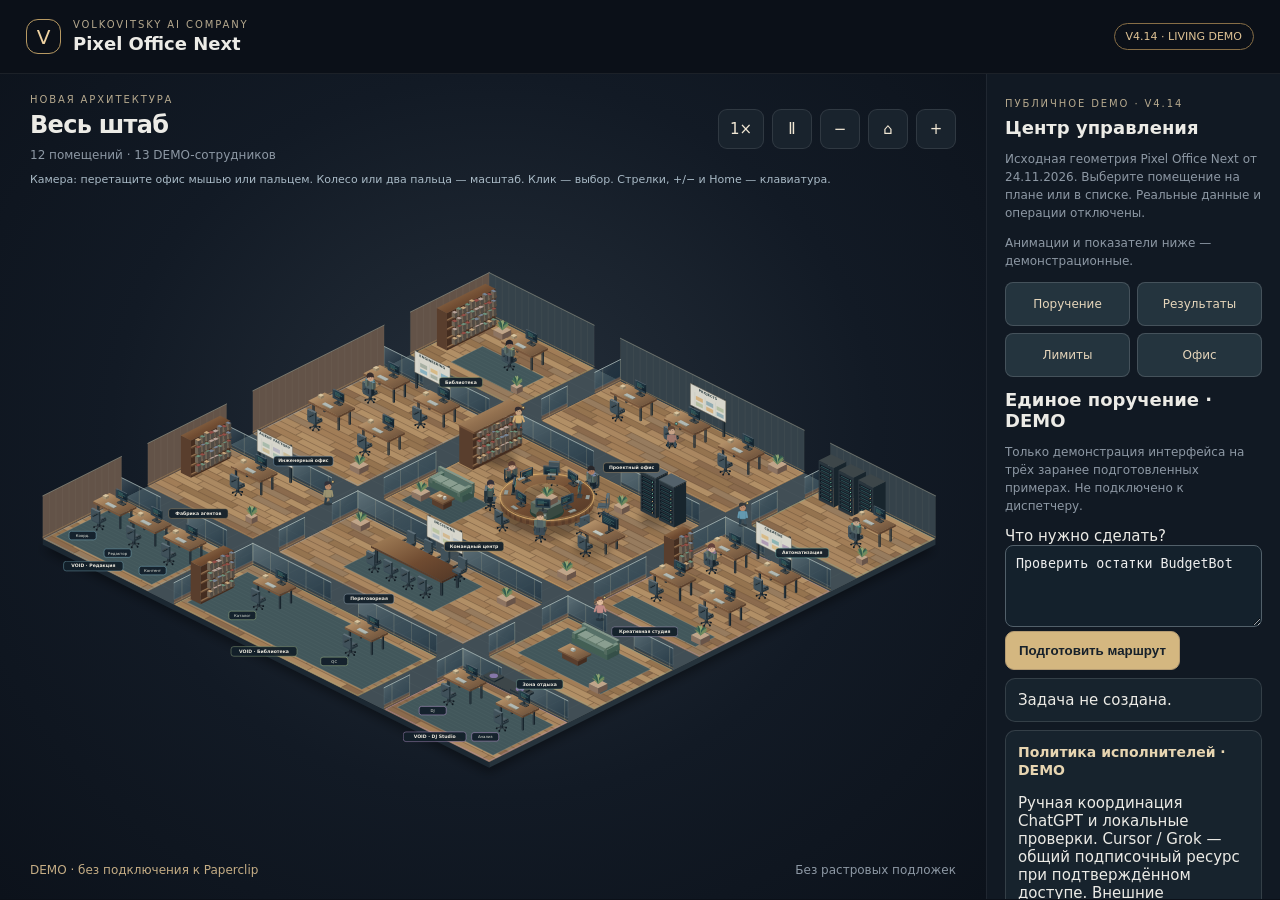
<file: next-v414-demo/index.html>
<!doctype html>
<html lang="ru"><head><meta charset="utf-8"><meta name="viewport" content="width=device-width,initial-scale=1"><title>Pixel Office Next — Management V4.14 DEMO</title>
<style>
:root{color-scheme:dark;font:15px system-ui,-apple-system,sans-serif;background:#0b1018;color:#ecebe6}*{box-sizing:border-box}body{margin:0}header{display:flex;align-items:center;justify-content:space-between;gap:16px;padding:19px 26px;border-bottom:1px solid #ffffff12}.brand{display:flex;align-items:center;gap:12px}.logo{width:35px;height:35px;border:1px solid #b79962;border-radius:12px;display:grid;place-items:center;color:#eed2a1;font-size:20px}.eyebrow{font-size:10px;letter-spacing:.19em;color:#b6a98e;text-transform:uppercase}h1{font-size:18px;margin:3px 0 0;font-weight:600}.tag{border:1px solid #876e46;color:#dec294;border-radius:20px;padding:6px 11px;font-size:11px;white-space:nowrap}main{display:grid;grid-template-columns:minmax(0,1fr) 278px;min-height:calc(100vh - 79px)}.stage{min-width:0;padding:20px;display:flex;flex-direction:column;justify-content:center;background:radial-gradient(ellipse at 50% 44%,#26303b 0%,#121a25 55%,#0c121b 100%)}.stagehead{display:flex;align-items:center;justify-content:space-between;gap:12px;margin:0 10px 4px}.stagehead h2{font-size:24px;letter-spacing:-.03em;font-weight:550;margin:6px 0}.muted{color:#8d98a4;font-size:12px;line-height:1.5}.stage svg{width:100%;height:auto;max-height:76vh;display:block;overflow:visible}.stagefoot{padding:6px 10px 0;display:flex;justify-content:space-between;gap:10px}.sidebar{min-width:0;background:#111923;border-left:1px solid #ffffff10;padding:24px 18px}.sidebar h3{font-size:18px;font-weight:550;margin:8px 0 12px}.sidebar h4{font-size:11px;color:#9aa6b2;letter-spacing:.1em;margin:25px 0 9px}.choice{color:#e2e8eb;background:#18232f;border:1px solid #ffffff12;border-radius:12px;padding:11px 12px;margin:6px 0;width:100%;text-align:left;cursor:pointer;min-height:48px;display:flex;align-items:center;gap:11px}.choice[aria-pressed=true]{border-color:#bd9b64;background:#262a2c}.choice small{display:block;font-size:11px;color:#94a1ad;margin-top:3px}.swatch{width:12px;height:12px;border-radius:4px;flex:none}.detail{padding:14px 0;border-bottom:1px solid #ffffff15;min-height:100px}.detail strong{font-size:16px;font-weight:550}.controls{display:flex;gap:8px}.controls button{font:inherit;border-radius:9px;background:#19232d;color:#f1e7d4;border:1px solid #ffffff19;min-width:40px;min-height:40px;cursor:pointer}.controls button:focus-visible,.choice:focus-visible{outline:2px solid #d5b77b;outline-offset:3px}.person{cursor:pointer}.person:hover .face-light{filter:brightness(1.2)}.blink{animation:blink 3.8s infinite}.status-dot{display:inline-block;width:7px;height:7px;background:#6cc3a5;border-radius:50%;margin-right:7px}@keyframes blink{0%,100%{opacity:.7}50%{opacity:1}}@media(prefers-reduced-motion:reduce){.blink{animation:none}}@media(max-width:740px){header{padding:14px 16px}main{display:block}.stage{padding:16px 8px}.stagehead{margin:0 6px}.stagehead h2{font-size:21px}.stage svg{max-height:none}.sidebar{border-left:0;border-top:1px solid #ffffff12;padding:18px}.stagefoot{flex-wrap:wrap}.tag{font-size:10px}}
html,body{max-width:100%;overflow-x:hidden}.stagehead>div:first-child,.brand>div:last-child{min-width:0}.controls{flex-shrink:0}.stage svg{min-width:0;max-width:100%;overflow:hidden}.detail p{overflow-wrap:anywhere}@media(max-width:480px){header{gap:8px}.brand{gap:8px}.eyebrow{letter-spacing:.12em;font-size:9px}.tag{max-width:105px;white-space:normal;text-align:center}.stagehead{flex-wrap:wrap;gap:8px}.controls{gap:6px}.controls button{min-width:44px;min-height:44px}.stagefoot{font-size:11px}.stagefoot span{max-width:100%}.sidebar{padding:16px}.choice{min-height:48px}}
main{grid-template-columns:minmax(0,1fr) 294px}.stage{justify-content:flex-start;min-height:calc(100vh - 76px)}.stage svg{max-height:calc(100vh - 216px);min-height:300px;flex:1}.sidebar{max-height:calc(100vh - 75px);overflow-y:auto}.zone-choice{min-height:35px;padding:8px 10px;margin:4px 0;font-size:12px}.zone-tag{cursor:pointer}.person.chosen{filter:drop-shadow(0 0 4px #f4d69c)}.zone-tag:focus-visible,.person:focus-visible{outline:2px solid #d5b77b}.controls button{flex-shrink:0}.employee{min-height:46px}.detail{min-height:80px}
@media(max-width:740px){main{display:block}.stage{min-height:auto}.stage svg{min-height:0;max-height:none;height:auto;aspect-ratio:2450/1380}.sidebar{max-height:none;overflow:visible}#zones{display:grid;grid-template-columns:repeat(2,minmax(0,1fr));gap:4px}.zone-choice{margin:0;min-height:44px}.controls{flex-wrap:wrap}.stagehead{align-items:flex-start}}
 .live-summary{display:grid;grid-template-columns:repeat(3,minmax(0,1fr));gap:6px;margin:12px 0 16px}.live-summary>div{border:1px solid #ffffff13;border-radius:9px;padding:8px 5px;background:#17222c;text-align:center}.live-summary strong{display:block;font-size:20px;font-weight:550;color:#dfc28e}.live-summary small{display:block;font-size:9px;line-height:1.25;color:#a6b1b9}.activity-event{display:grid;grid-template-columns:35px minmax(0,1fr);gap:7px;font-size:11px;line-height:1.45;padding:7px 0;border-bottom:1px solid #ffffff0c;color:#cad0d2}.activity-event span:first-child{color:#8998a5;font-variant-numeric:tabular-nums}.employee-state{margin-left:auto;font-size:10px;color:#8fc6b3;flex-shrink:0}.employee-state[data-state=walk]{color:#e5bc78}.employee-state[data-state=visit]{color:#b9acd5}.employee>span:nth-child(2){min-width:0;overflow-wrap:anywhere}.controls button#speed{width:46px}.static-actor .typing-hand{animation:typeHand .48s ease-in-out infinite alternate;transform-box:fill-box;transform-origin:center}@keyframes typeHand{from{transform:translate(0,-.5px)}to{transform:translate(0,1px)}}body.motion-paused .typing-hand,body.motion-paused .blink{animation-play-state:paused}@media(prefers-reduced-motion:reduce){.static-actor .typing-hand{animation:none}}@media(max-width:480px){.controls{gap:5px}.controls button{min-width:39px;min-height:40px}.controls button#speed{width:42px}.employee-state{font-size:9px}}
#source-state{color:#c5ad85}#source-state[data-connected=true]{color:#8fbfae}.live-task{display:flex;align-items:center;justify-content:space-between;gap:8px;padding:8px 0;border-bottom:1px solid #ffffff13;font-size:12px}.live-task span{overflow-wrap:anywhere;min-width:0}.live-task small{color:#9ca9b3}.static-actor:not(.confirmed-working) .typing-hand{animation:none}.static-actor.confirmed-working .typing-hand{animation-play-state:running}.live-summary small{font-size:9px}
[hidden]{display:none!important}.primary{display:block;border:1px solid #b49b72;border-radius:9px;background:#d4b780;color:#17212a;padding:11px 13px;font-weight:650;cursor:pointer}#task-open{width:100%;margin:9px 0 4px}#task-panel{margin:12px 0 0;padding:16px;background:#17232d;border:1px solid #b49b7255;border-radius:13px;max-width:100%;overflow-wrap:anywhere}.task-panel-head{display:flex;justify-content:space-between;align-items:flex-start;gap:12px}.task-panel-head h2{margin:4px 0}.task-panel-head button,.task-actions button:not(.primary){border:1px solid #ffffff24;background:#23323c;border-radius:8px;color:#e6e7e5;min-height:40px;padding:8px 12px;cursor:pointer}#task-form label{display:block;color:#b7c4cc;font-size:12px}#task-form textarea,#task-form select,#task-search,#task-filter{display:block;box-sizing:border-box;width:100%;font:inherit;font-size:13px;color:#e5e4df;background:#0d1821;border:1px solid #ffffff20;border-radius:8px;padding:10px;margin:6px 0 12px;min-width:0}#task-form textarea{resize:vertical;min-height:115px}.task-fields{display:grid;grid-template-columns:minmax(0,2fr) minmax(0,1fr);gap:10px}.task-actions{display:flex;flex-wrap:wrap;gap:8px}.task-actions button:disabled{opacity:.4;cursor:not-allowed}.candidate{padding:9px 11px;border-radius:8px;background:#25323a;border:1px solid #ffffff14;margin:6px 0}.candidate small{display:block;color:#b9c4ca;font-size:11px;margin-top:4px}.draft-preview{font:12px system-ui;white-space:pre-wrap;overflow-wrap:anywhere;background:#111b24;padding:12px;border-radius:8px;max-height:240px;overflow:auto}#task-list{max-height:400px;overflow-y:auto}.task-record{font-size:11px;line-height:1.5;border-bottom:1px solid #ffffff15;padding:8px 0;overflow-wrap:anywhere}.task-record summary{cursor:pointer;color:#d5d8d7}.task-record p{margin:8px 0}.stage:has(#task-panel:not([hidden])) svg{max-height:64vh} @media(max-width:480px){.task-fields{grid-template-columns:1fr}.task-actions .primary{width:100%}#task-panel{padding:12px}.stage:has(#task-panel:not([hidden])) svg{max-height:none}}
#simulation-panel{border-top:1px solid #ffffff24;margin-top:18px;padding-top:14px}#simulation-panel h3{font-size:15px;color:#d7bd90}#simulation-panel button:disabled{opacity:.4;cursor:not-allowed}.sim-check{display:flex;gap:8px;align-items:center;font-size:13px;margin:12px 0}#sim-phrase{display:block;width:100%;padding:9px;background:#0d1821;border:1px solid #ffffff24;color:#eee;border-radius:7px;margin:6px 0 10px}.provider-card{border:1px solid #ffffff20;border-radius:9px;padding:10px;margin:7px 0;background:#19252f}.provider-card strong{font-size:13px;color:#e3d3b4}.provider-card small{display:block;color:#b8c5cc;font-size:11px;line-height:1.5}.provider-card p{font-size:11px;line-height:1.4;margin:5px 0}.provider-card .blocked{color:#d9b783}#quota-board{margin:10px 0 16px}.quota-card{border:1px solid #ffffff20;background:#17232d;border-radius:10px;padding:12px;margin:8px 0;overflow-wrap:anywhere}.quota-card>strong{color:#e7d5b1;font-size:14px}.quota-card small{display:block;color:#b6c4cd;font-size:10px;line-height:1.4}.quota-source{margin-top:4px}.quota-window{margin:12px 0}.quota-row{display:flex;align-items:center;justify-content:space-between;gap:6px;font-size:11px}.quota-row strong{font-size:11px}.quota-track{height:7px;background:#34434c;border-radius:6px;overflow:hidden;margin:5px 0}.quota-fill{height:100%;border-radius:6px}.quota-fill.normal{background:#74ad98}.quota-fill.warn{background:#c99b58}.quota-fill.critical{background:#d16a65}.quota-card .quota-alert{color:#e0ba8c;margin-top:7px}.quota-actions{display:flex;flex-wrap:wrap;gap:7px;margin:6px 0;align-items:center}.quota-actions button,#cursor-quota-form button{color:#dce4e7;background:#253642;border:1px solid #ffffff23;border-radius:7px;padding:8px;font-size:11px;cursor:pointer}.quota-actions a{font-size:11px;color:#e6c28b}#cursor-quota-form{padding:9px;background:#131f28;border-radius:8px}#cursor-quota-form label{display:block;font-size:11px;color:#bfc9ce}#cursor-quota-form input{display:block;width:100%;box-sizing:border-box;min-width:0;background:#0d1821;color:#e7e7e7;border:1px solid #ffffff23;border-radius:6px;padding:8px;margin:5px 0 9px}#quota-refresh-note{font-size:10px;line-height:1.4}#admission-board label{display:block;font-size:11px;color:#bbc6ce}#admission-board select{display:block;width:100%;box-sizing:border-box;background:#14212a;color:#eee;border:1px solid #ffffff23;border-radius:6px;padding:8px;margin:4px 0 8px}#admission-board{margin:15px 0}#admission-result .provider-card{padding:8px}#admission-result .provider-card small{overflow-wrap:anywhere}
:root{color-scheme:dark;font:15px system-ui,-apple-system,sans-serif;background:#0b1018;color:#ecebe6}*{box-sizing:border-box}body{margin:0}header{display:flex;align-items:center;justify-content:space-between;gap:16px;padding:19px 26px;border-bottom:1px solid #ffffff12}.brand{display:flex;align-items:center;gap:12px}.logo{width:35px;height:35px;border:1px solid #b79962;border-radius:12px;display:grid;place-items:center;color:#eed2a1;font-size:20px}.eyebrow{font-size:10px;letter-spacing:.19em;color:#b6a98e;text-transform:uppercase}h1{font-size:18px;margin:3px 0 0;font-weight:600}.tag{border:1px solid #876e46;color:#dec294;border-radius:20px;padding:6px 11px;font-size:11px;white-space:nowrap}main{display:grid;grid-template-columns:minmax(0,1fr) 278px;min-height:calc(100vh - 79px)}.stage{min-width:0;padding:20px;display:flex;flex-direction:column;justify-content:center;background:radial-gradient(ellipse at 50% 44%,#26303b 0%,#121a25 55%,#0c121b 100%)}.stagehead{display:flex;align-items:center;justify-content:space-between;gap:12px;margin:0 10px 4px}.stagehead h2{font-size:24px;letter-spacing:-.03em;font-weight:550;margin:6px 0}.muted{color:#8d98a4;font-size:12px;line-height:1.5}.stage svg{width:100%;height:auto;max-height:76vh;display:block;overflow:visible}.stagefoot{padding:6px 10px 0;display:flex;justify-content:space-between;gap:10px}.sidebar{min-width:0;background:#111923;border-left:1px solid #ffffff10;padding:24px 18px}.sidebar h3{font-size:18px;font-weight:550;margin:8px 0 12px}.sidebar h4{font-size:11px;color:#9aa6b2;letter-spacing:.1em;margin:25px 0 9px}.choice{color:#e2e8eb;background:#18232f;border:1px solid #ffffff12;border-radius:12px;padding:11px 12px;margin:6px 0;width:100%;text-align:left;cursor:pointer;min-height:48px;display:flex;align-items:center;gap:11px}.choice[aria-pressed=true]{border-color:#bd9b64;background:#262a2c}.choice small{display:block;font-size:11px;color:#94a1ad;margin-top:3px}.swatch{width:12px;height:12px;border-radius:4px;flex:none}.detail{padding:14px 0;border-bottom:1px solid #ffffff15;min-height:100px}.detail strong{font-size:16px;font-weight:550}.controls{display:flex;gap:8px}.controls button{font:inherit;border-radius:9px;background:#19232d;color:#f1e7d4;border:1px solid #ffffff19;min-width:40px;min-height:40px;cursor:pointer}.controls button:focus-visible,.choice:focus-visible{outline:2px solid #d5b77b;outline-offset:3px}.person{cursor:pointer}.person:hover .face-light{filter:brightness(1.2)}.blink{animation:blink 3.8s infinite}.status-dot{display:inline-block;width:7px;height:7px;background:#6cc3a5;border-radius:50%;margin-right:7px}@keyframes blink{0%,100%{opacity:.7}50%{opacity:1}}@media(prefers-reduced-motion:reduce){.blink{animation:none}}@media(max-width:740px){header{padding:14px 16px}main{display:block}.stage{padding:16px 8px}.stagehead{margin:0 6px}.stagehead h2{font-size:21px}.stage svg{max-height:none}.sidebar{border-left:0;border-top:1px solid #ffffff12;padding:18px}.stagefoot{flex-wrap:wrap}.tag{font-size:10px}}
html,body{max-width:100%;overflow-x:hidden}.stagehead>div:first-child,.brand>div:last-child{min-width:0}.controls{flex-shrink:0}.stage svg{min-width:0;max-width:100%;overflow:hidden}.detail p{overflow-wrap:anywhere}@media(max-width:480px){header{gap:8px}.brand{gap:8px}.eyebrow{letter-spacing:.12em;font-size:9px}.tag{max-width:105px;white-space:normal;text-align:center}.stagehead{flex-wrap:wrap;gap:8px}.controls{gap:6px}.controls button{min-width:44px;min-height:44px}.stagefoot{font-size:11px}.stagefoot span{max-width:100%}.sidebar{padding:16px}.choice{min-height:48px}}
main{grid-template-columns:minmax(0,1fr) 294px}.stage{justify-content:flex-start;min-height:calc(100vh - 76px)}.stage svg{max-height:calc(100vh - 216px);min-height:300px;flex:1}.sidebar{max-height:calc(100vh - 75px);overflow-y:auto}.zone-choice{min-height:35px;padding:8px 10px;margin:4px 0;font-size:12px}.zone-tag{cursor:pointer}.person.chosen{filter:drop-shadow(0 0 4px #f4d69c)}.zone-tag:focus-visible,.person:focus-visible{outline:2px solid #d5b77b}.controls button{flex-shrink:0}.employee{min-height:46px}.detail{min-height:80px}
@media(max-width:740px){main{display:block}.stage{min-height:auto}.stage svg{min-height:0;max-height:none;height:auto;aspect-ratio:2450/1380}.sidebar{max-height:none;overflow:visible}#zones{display:grid;grid-template-columns:repeat(2,minmax(0,1fr));gap:4px}.zone-choice{margin:0;min-height:44px}.controls{flex-wrap:wrap}.stagehead{align-items:flex-start}}
 .live-summary{display:grid;grid-template-columns:repeat(3,minmax(0,1fr));gap:6px;margin:12px 0 16px}.live-summary>div{border:1px solid #ffffff13;border-radius:9px;padding:8px 5px;background:#17222c;text-align:center}.live-summary strong{display:block;font-size:20px;font-weight:550;color:#dfc28e}.live-summary small{display:block;font-size:9px;line-height:1.25;color:#a6b1b9}.activity-event{display:grid;grid-template-columns:35px minmax(0,1fr);gap:7px;font-size:11px;line-height:1.45;padding:7px 0;border-bottom:1px solid #ffffff0c;color:#cad0d2}.activity-event span:first-child{color:#8998a5;font-variant-numeric:tabular-nums}.employee-state{margin-left:auto;font-size:10px;color:#8fc6b3;flex-shrink:0}.employee-state[data-state=walk]{color:#e5bc78}.employee-state[data-state=visit]{color:#b9acd5}.employee>span:nth-child(2){min-width:0;overflow-wrap:anywhere}.controls button#speed{width:46px}.static-actor .typing-hand{animation:typeHand .48s ease-in-out infinite alternate;transform-box:fill-box;transform-origin:center}@keyframes typeHand{from{transform:translate(0,-.5px)}to{transform:translate(0,1px)}}body.motion-paused .typing-hand,body.motion-paused .blink{animation-play-state:paused}@media(prefers-reduced-motion:reduce){.static-actor .typing-hand{animation:none}}@media(max-width:480px){.controls{gap:5px}.controls button{min-width:39px;min-height:40px}.controls button#speed{width:42px}.employee-state{font-size:9px}}

.static-actor:not(.confirmed-working) .typing-hand{animation:typeHand .48s ease-in-out infinite alternate}.motion-paused .typing-hand,.motion-paused .blink{animation-play-state:paused!important}@media(prefers-reduced-motion:reduce){.static-actor .typing-hand,.blink{animation:none!important}}
.demo-nav{display:grid;grid-template-columns:repeat(2,minmax(0,1fr));gap:7px;margin:12px 0}.demo-nav a,.demo-nav button{min-height:44px;border:1px solid #ffffff26;border-radius:8px;color:#e6d6bb;background:#24343e;display:flex;align-items:center;justify-content:center;text-decoration:none;font:inherit;font-size:12px;cursor:pointer}.demo-panel{margin:16px 0;padding:12px;border:1px solid #ffffff20;border-radius:12px;background:#17232d;overflow-wrap:anywhere}.demo-task{border-bottom:1px solid #ffffff20;padding:8px 0}.demo-task summary{min-height:44px;cursor:pointer;color:#e7d5b1;line-height:1.5}.demo-task dl{margin:8px 0;font-size:12px}.demo-task dt{color:#a6b5c0;font-size:11px;margin-top:10px}.demo-task dd{margin:3px 0 0;color:#e7e7e2}.demo-nav :focus-visible,.demo-task summary:focus-visible{outline:2px solid #d5b77b}@media(max-width:740px){main{display:flex;flex-direction:column}.sidebar{order:-1;max-height:none;overflow:visible;border-left:0}.stage:not(.demo-expanded){display:none}#demo-intake,#demo-results,#demo-limits{scroll-margin-top:10px}}#scene{touch-action:none;cursor:grab;user-select:none;-webkit-user-select:none}#scene.camera-dragging,#scene.camera-dragging *{cursor:grabbing!important}#scene:focus-visible{outline:2px solid #d5b77b;outline-offset:3px}#scene .person,#scene .zone-tag{cursor:pointer}.camera-help{font-size:11px;line-height:1.5;color:#a9bac6;margin:4px 10px 8px}.stage:not(.demo-expanded) .camera-help{display:block}@media(max-width:740px){.stage:not(.office-expanded) .camera-help{display:none}.stage.demo-expanded .camera-help{display:block}}
.void-office{margin:15px 0;padding:12px;border:1px solid #9b87bd66;background:#1b2433;border-radius:10px;overflow-wrap:anywhere}.void-office h3{margin:4px 0 8px;color:#dfc9f1}#void-streams{display:grid;grid-template-columns:repeat(3,minmax(0,1fr));gap:4px;margin:8px 0}#void-streams button,#void-roles button{min-height:44px;border:1px solid #ffffff25;background:#273347;color:#e9e3ed;border-radius:7px;padding:8px;font:inherit;font-size:11px;cursor:pointer}#void-streams button[aria-pressed=true],#void-roles button[aria-pressed=true]{outline:2px solid #baa2df;outline-offset:-2px;background:#423854}#void-roles{display:grid;gap:5px}#void-roles button{display:flex;align-items:center;justify-content:space-between;text-align:left;gap:8px}#void-roles small{font-size:10px;color:#c5bbd0;max-width:45%;text-align:right}#void-role-detail{min-height:2.8em}.void-office .muted{line-height:1.5}
</style><meta name="robots" content="noindex,nofollow,noarchive"><meta http-equiv="Content-Security-Policy" content="default-src 'none'; script-src 'unsafe-inline'; style-src 'unsafe-inline'; img-src data:; connect-src 'none'; object-src 'none'; base-uri 'none'; form-action 'none'"></head><body>
<header><div class="brand"><div class="logo">V</div><div><div class="eyebrow">VOLKOVITSKY AI COMPANY</div><h1>Pixel Office Next</h1></div></div><div class="tag">V4.14 · LIVING DEMO</div></header>
<main><section class="stage"><div class="stagehead"><div><div class="eyebrow">Новая архитектура</div><h2 id="scope">Весь штаб</h2><span class="muted"><span id="headline">12 помещений · 13 DEMO-сотрудников</span></span></div><div class="controls"><button id="speed" aria-label="Скорость анимации">1×</button><button id="motion" aria-label="Приостановить движение">Ⅱ</button><button id="minus" aria-label="Уменьшить">−</button><button id="reset" aria-label="Вписать сцену">⌂</button><button id="plus" aria-label="Увеличить">+</button></div></div>
<p id="camera-help" class="camera-help">Камера: перетащите офис мышью или пальцем. Колесо или два пальца — масштаб. Клик — выбор. Стрелки, +/− и Home — клавиатура.</p><svg id="scene" tabindex="0" aria-describedby="camera-help" viewBox="-315 0 2450 1380" role="img" aria-label="Интерактивный изометрический штаб из двенадцати помещений" xmlns="http://www.w3.org/2000/svg"><defs>
<linearGradient id="wood" x1="0" y1="0" x2="1" y2="1"><stop stop-color="#c4a176"/><stop offset=".48" stop-color="#937150"/><stop offset="1" stop-color="#644b37"/></linearGradient>
<linearGradient id="walnut" x1="0" y1="0" x2="1" y2="1"><stop stop-color="#a5825a"/><stop offset=".55" stop-color="#6f4b31"/><stop offset="1" stop-color="#503626"/></linearGradient>
<linearGradient id="glass" x1="0" y1="0" x2=".9" y2="1"><stop stop-color="#9fbbc3" stop-opacity=".55"/><stop offset=".5" stop-color="#315568" stop-opacity=".42"/><stop offset="1" stop-color="#162d3e" stop-opacity=".9"/></linearGradient>
<linearGradient id="screen" x1="0" y1="0" x2="0" y2="1"><stop stop-color="#213e4b"/><stop offset="1" stop-color="#101d29"/></linearGradient>
<linearGradient id="slate" x1="0" y1="0" x2="1" y2="1"><stop stop-color="#3c4b52"/><stop offset="1" stop-color="#202d36"/></linearGradient>
<radialGradient id="lamp"><stop stop-color="#ffc86d" stop-opacity=".28"/><stop offset="1" stop-color="#ffc86d" stop-opacity="0"/></radialGradient>
<filter id="soft" x="-100%" y="-100%" width="300%" height="300%"><feGaussianBlur stdDeviation="9"/></filter>
<filter id="drop" x="-40%" y="-40%" width="180%" height="200%"><feDropShadow dx="0" dy="14" stdDeviation="14" flood-color="#000" flood-opacity=".42"/></filter>
<filter id="glow" x="-80%" y="-80%" width="260%" height="260%"><feGaussianBlur stdDeviation="2.3" result="blur"/><feMerge><feMergeNode in="blur"/><feMergeNode in="SourceGraphic"/></feMerge></filter>
</defs><g id="world"></g></svg>
<div class="stagefoot muted"><span id="source-state" role="status">DEMO · без подключения к Paperclip</span><span>Без растровых подложек</span></div></section>
<aside class="sidebar"><div class="eyebrow">Публичное DEMO · V4.14</div><h3>Центр управления</h3>
<p class="muted">Исходная геометрия Pixel Office Next от 24.11.2026. Выберите помещение на плане или в списке. Реальные данные и операции отключены.</p>
<div id="source-time" class="muted">Анимации и показатели ниже — демонстрационные.</div>
<nav class="demo-nav" aria-label="Управление"><a href="#demo-intake">Поручение</a><a href="#demo-results">Результаты</a><a href="#demo-limits">Лимиты</a><button type="button" id="demo-office-toggle" aria-expanded="false" aria-controls="scene">Офис</button></nav><section id="demo-intake"><h3>Единое поручение · DEMO</h3><p class="muted">Только демонстрация интерфейса на трёх заранее подготовленных примерах. Не подключено к диспетчеру.</p><label for="demo-task-text">Что нужно сделать?</label><textarea id="demo-task-text" rows="4" maxlength="5000" style="width:100%;background:#14212c;color:#eee;border:1px solid #52606a;border-radius:8px;padding:10px">Проверить остатки BudgetBot</textarea><button id="demo-plan" class="primary" type="button">Подготовить маршрут</button><div id="demo-plan-result" class="quota-card" role="status">Задача не создана.</div><div class="quota-card"><strong>Политика исполнителей · DEMO</strong><p>Ручная координация ChatGPT и локальные проверки. Cursor / Grok — общий подписочный ресурс при подтверждённом доступе. Внешние бесплатные маршруты — неактивный резерв.</p><p>Критические работы сохраняют техническую приёмку. Платный переход запрещён.</p><small>Пример политики, не фактические квоты и не разрешение запуска.</small></div><p class="muted">Другие примеры: «Подготовить ролик Reels Studio»; «Проверить тест AI Hub».</p></section>
<div class="live-summary"><div><strong id="work-count">—</strong><small>За работой</small></div><div><strong id="walk-count">—</strong><small>В пути</small></div><div><strong id="visit-count">—</strong><small>Посещения</small></div></div>
<h3>Офисы</h3><div id="zones"></div><section id="void-office" class="void-office" aria-labelledby="void-title"><div class="eyebrow">DEMO · вымышленный состав</div><h3 id="void-title">VOID VIBE</h3><p class="muted">Три независимых направления · семь функциональных ролей. Назначение и запуск не подтверждены.</p><div id="void-streams"></div><div id="void-roles"></div><p id="void-role-detail" aria-live="polite" class="muted">Выберите рабочее место. Только предложение, без исполнения.</p></section><div class="detail" id="detail"><strong>Штаб компании</strong><p class="muted">Выберите офис.</p></div>
<h3>Сотрудники</h3><p class="muted">13 условных персонажей · не реальные статусы.</p><div id="people"></div><h3>События · DEMO</h3><div id="activity-log"></div>
<section id="demo-limits" class="demo-panel"><h3>Лимиты · DEMO</h3><p class="muted">Условная структура, не текущая квота.</p><div class="quota-card"><strong>Codex</strong><p>Остаток неизвестен</p></div><div class="quota-card"><strong>Cursor / Grok</strong><p>Общий подписочный ресурс · пример</p><p>Доступ, остаток, запрет расходов и автопополнение не подтверждены.</p></div><p class="muted">OpenRouter / OpenCode / OmniRoute — неактивный резерв. Платный переход запрещён.</p></section><section id="demo-executor-status"><h3>Исполнители · DEMO</h3><p class="muted">Условные примеры состояний, не реальные данные. Активность, лимиты и допуск проверяются отдельно.</p><div class="quota-card" data-executor="chatgpt"><strong>ChatGPT</strong><p>Ручной канал</p><small>Пример: координация</small><p>Демонстрация · запуск недоступен</p></div><div class="quota-card" data-executor="codex"><strong>Codex</strong><p>CLI обнаружен</p><small>Пример: техническая проверка</small><p>Демонстрация · запуск недоступен</p></div><div class="quota-card" data-executor="cursor"><strong>Cursor</strong><p>CLI обнаружен</p><small>Пример: результат ожидает проверки</small><p>Демонстрация · запуск недоступен</p></div><div class="quota-card" data-executor="grok_bot"><strong>Grok Bot</strong><p>Доступность не подтверждена</p><small>Пример: содержание принято, задача не закрыта</small><p>Демонстрация · запуск недоступен</p></div><div class="quota-card" data-executor="openrouter"><strong>OpenRouter</strong><p>Маршрут не подтверждён</p><small>Пример: проверка маршрута</small><p>Демонстрация · запуск недоступен</p></div><div class="quota-card" data-executor="omniroute"><strong>OmniRoute</strong><p>Локальный шлюз</p><small>Пример: доступность порта</small><p>Демонстрация · запуск недоступен</p></div><div class="quota-card" data-executor="hr"><strong>HR · фабрика агентов</strong><p>Запланировано</p><small>Пример: подготовка ролей</small><p>Демонстрация · запуск недоступен</p></div><h3>Журнал задач · DEMO</h3><div id="owner-task-status" class="quota-card"><small>Условные числа для проверки интерфейса</small><p>Ожидают исполнения: 3</p><p>В работе: 2</p><p>Ожидают проверки: 1</p><p>Ожидают согласования: 1</p><p>Завершены: 4</p><p>Ошибка: 1</p></div></section><section id="demo-assignment-links"><h3>Задачи и рабочие места · DEMO</h3><p class="muted">Условные назначения для проверки навигации. Назначение задачи не доказывает фактический запуск.</p><div class="quota-card"><strong>DEMO-01 · Ожидает исполнения</strong><p>Назначено: Лео</p><button type="button" data-demo-assignee="leo">Показать рабочее место</button></div><div class="quota-card"><strong>DEMO-02 · Ожидает проверки</strong><p>Назначено: Ада</p><button type="button" data-demo-assignee="ada">Показать рабочее место</button></div><div class="quota-card"><strong>DEMO-03 · Не назначена</strong><p>Нет подтверждённого назначения</p></div></section><section id="demo-results" class="demo-panel"><h3>Результаты и согласования · DEMO</h3><p class="muted">Только вымышленные карточки. Не реальные результаты или разрешения.</p><details class="demo-task" open><summary>Пример 01 · Проверка результата</summary><dl><dt>Реестр</dt><dd>К выполнению</dd><dt>Результат</dt><dd>Независимая проверка зафиксирована (пример)</dd><dt>Согласование</dt><dd>Требуется решение владельца</dd><dt>Закрытие</dt><dd>Не разрешено</dd></dl><p class="muted">Фактический исполнитель не подтверждён. Только просмотр.</p></details><details class="demo-task"><summary>Пример 02 · Запись в реестре</summary><dl><dt>Реестр</dt><dd>Отмечена завершённой</dd><dt>Результат</dt><dd>Не подтверждён</dd><dt>Согласование</dt><dd>Не подтверждено</dd></dl></details><details class="demo-task"><summary>Пример 03 · Содержание принято</summary><dl><dt>Результат</dt><dd>Полная приёмка не подтверждена</dd><dt>Согласование</dt><dd>Требуется решение владельца</dd><dt>Повтор</dt><dd>Запрещён</dd></dl></details><p class="muted">Согласовать, закрыть или запустить задачу в DEMO невозможно.</p></section><section class="demo-panel"><h3>Готовность · DEMO</h3><p>Подбор роли → профиль → скиллы → отдельный контекст → проверка результата.</p><p class="muted">Пример архитектуры, не фактическая приёмка системы.</p></section>
</aside></main>
<script>
/* HQ Expansion: pure SVG geometry; no external resources. */
const root=document.querySelector('#world'),svg=document.querySelector('#scene');
let W=root,ox=0,oy=0;
// Navigation geometry is derived from the same furniture and wall drawing calls.
const obstacles=[],seatAnchors=new Map(),seatFacings=new Map();let seatOwner=null,recordGeometry=true;
const seatKey=(x,y)=>'chair:'+x.toFixed(2)+':'+y.toFixed(2);
function rectObstacle(x,y,rx,ry,owner=seatOwner){obstacles.push({kind:'rect',x,y,rx,ry,owner})}
function circleObstacle(x,y,r){obstacles.push({kind:'circle',x,y,r,owner:null})}
function recordBox(x,y,z,a,b,h,rot){
 if(!recordGeometry||z>=1.85||z+h<=.025)return;
 const c=Math.abs(Math.cos(rot)),s=Math.abs(Math.sin(rot));
 rectObstacle(x+ox,y+oy,(a*c+b*s)/2,(a*s+b*c)/2);
}
const clearance=.18,gridStep=.25;
function obstacleIndex(){
 const bins=new Map();
 for(const o of obstacles){const rx=(o.rx??o.r)+clearance,ry=(o.ry??o.r)+clearance;
  for(let x=Math.floor(o.x-rx);x<=Math.floor(o.x+rx);x++)for(let y=Math.floor(o.y-ry);y<=Math.floor(o.y+ry);y++){
   const k=x+','+y;if(!bins.has(k))bins.set(k,[]);bins.get(k).push(o);
  }
 }
 return bins;
}
let navBins;
function allowedSeats(a){const ids=new Set();if(a.homeSeat)ids.add(seatKey(...a.home));if(a.visitSeat)ids.add(a.id==='eva'?'lounge-sofa':seatKey(...a.visit));return ids}
function blocked(x,y,ignored=new Set()){
 if(x<clearance||y<clearance||x>34-clearance||y>26-clearance)return true;
 for(const o of navBins.get(Math.floor(x)+','+Math.floor(y))||[]){
  if(o.owner&&ignored.has(o.owner))continue;
  if(o.kind==='circle'){if(Math.hypot(x-o.x,y-o.y)<o.r+clearance)return true}
  else if(Math.abs(x-o.x)<o.rx+clearance&&Math.abs(y-o.y)<o.ry+clearance)return true;
 }
 return false;
}
function clearSegment(a,b,ignored){const n=Math.max(1,Math.ceil(Math.hypot(a[0]-b[0],a[1]-b[1])/.045));for(let i=0;i<=n;i++){const t=i/n;if(blocked(a[0]+(b[0]-a[0])*t,a[1]+(b[1]-a[1])*t,ignored))return false}return true}
function findRoute(a){
 const ignored=allowedSeats(a);
 if(a.homeSeat&&!seatAnchors.has(seatKey(...a.home)))throw Error('Missing home seat '+a.id);
 if(a.visitSeat&&!seatAnchors.has(a.id==='eva'?'lounge-sofa':seatKey(...a.visit)))throw Error('Missing visit seat '+a.id);
 const nx=137,ny=105,sz=nx*ny,idx=(x,y)=>y*nx+x,world=i=>[(i%nx)*gridStep,Math.floor(i/nx)*gridStep];
 const usable=new Uint8Array(sz);for(let i=0;i<sz;i++){const [x,y]=world(i);usable[i]=!blocked(x,y,ignored)}
 function nearest(p){let best=-1,d=Infinity;const xx=Math.round(p[0]/gridStep),yy=Math.round(p[1]/gridStep);for(let x=Math.max(0,xx-5);x<=Math.min(nx-1,xx+5);x++)for(let y=Math.max(0,yy-5);y<=Math.min(ny-1,yy+5);y++){const i=idx(x,y),q=world(i),dist=Math.hypot(q[0]-p[0],q[1]-p[1]);if(usable[i]&&dist<d&&clearSegment(p,q,ignored)){best=i;d=dist}}return best}
 const start=nearest(a.home),end=nearest(a.visit);
 if(start<0||end<0)throw Error('Blocked endpoint '+a.id+' home='+start+' visit='+end);
 const prev=new Int32Array(sz).fill(-1),queue=new Int32Array(sz);let head=0,tail=0;prev[start]=start;queue[tail++]=start;
 while(head<tail&&prev[end]<0){const i=queue[head++],x=i%nx,y=Math.floor(i/nx);for(const [dx,dy] of [[1,0],[-1,0],[0,1],[0,-1]]){const xx=x+dx,yy=y+dy;if(xx<0||yy<0||xx>=nx||yy>=ny)continue;const j=idx(xx,yy);if(prev[j]!==-1||!usable[j]||!clearSegment(world(i),world(j),ignored))continue;prev[j]=i;queue[tail++]=j}}
 if(prev[end]<0)throw Error('No route '+a.id);
 const reverse=[];for(let i=end;;i=prev[i]){reverse.push(world(i));if(i===start)break}
 const raw=[a.home,...reverse.reverse(),a.visit],result=[raw[0]];let i=0;
 while(i<raw.length-1){let j=raw.length-1;while(j>i+1&&!clearSegment(raw[i],raw[j],ignored))j--;result.push(raw[j]);i=j}
 // Seat footprint exclusions are permitted only next to assigned endpoints.
 if(!result.slice(1).every((p,i)=>clearSegment(result[i],p,ignored)))throw Error('Unsafe route '+a.id);
 return result.filter((p,i)=>i===0||Math.hypot(p[0]-result[i-1][0],p[1]-result[i-1][1])>.0001);
}
function verifyNavigation(){
 return schedules.map(a=>{const ignore=allowedSeats(a),violations=[];let length=0;
 for(let i=1;i<a.points.length;i++){const p=a.points[i-1],q=a.points[i],l=Math.hypot(q[0]-p[0],q[1]-p[1]);length+=l;
  for(let j=0,n=Math.max(1,Math.ceil(l/.025));j<=n;j++){const t=j/n,x=p[0]+(q[0]-p[0])*t,y=p[1]+(q[1]-p[1])*t;
   if(blocked(x,y,ignore))violations.push('obstacle '+i);
   // Any seat exclusion is legitimate only within a small endpoint envelope.
   if(blocked(x,y)&&Math.min(Math.hypot(x-a.home[0],y-a.home[1]),Math.hypot(x-a.visit[0],y-a.visit[1]))>(a.id==='eva'?1.35:.8))violations.push('seat-crossing '+i);
  }
 }
 return {id:a.id,segments:a.points.length-1,length:Math.round(length*100)/100,violations:[...new Set(violations)]};
 })
}

const NS='http://www.w3.org/2000/svg';
const P=(x,y,z=0)=>[900+(x+ox-y-oy)*34,145+(x+ox+y+oy)*17-z*43];
const pt=a=>a.map(v=>v.toFixed(2)).join(',');
const el=(tag,attrs={},parent=W)=>{let n=document.createElementNS(NS,tag);for(const[k,v]of Object.entries(attrs))n.setAttribute(k,v);parent.append(n);return n};
const group=(p=W,attrs={})=>el('g',attrs,p);
const polygon=(points,fill,p=W,attrs={})=>el('polygon',{points:points.map(pt).join(' '),fill,...attrs},p);
const poly=(vertices,fill,p=W,attrs={})=>polygon(vertices.map(v=>P(...v)),fill,p,attrs);
const line=(a,b,color,width=1,p=W,attrs={})=>{const A=P(...a),B=P(...b);return el('line',{x1:A[0],y1:A[1],x2:B[0],y2:B[1],stroke:color,'stroke-width':width,'stroke-linecap':'round',...attrs},p)};
const path=(d,fill,p=W,attrs={})=>el('path',{d,fill,...attrs},p);
const circ=(x,y,r,fill,p=W,attrs={})=>el('circle',{cx:x,cy:y,r,fill,...attrs},p);
const ellipse=(x,y,rx,ry,fill,p=W,attrs={})=>el('ellipse',{cx:x,cy:y,rx,ry,fill,...attrs},p);
function box(x,y,z,a,b,h,colors,p=W,rot=0){
 recordBox(x,y,z,a,b,h,rot);
 const c=Math.cos(rot),s=Math.sin(rot),q=(u,v,w)=>[x+u*c-v*s,y+u*s+v*c,z+w];
 const A=q(-a/2,-b/2,0),B=q(a/2,-b/2,0),C=q(a/2,b/2,0),D=q(-a/2,b/2,0),E=q(-a/2,-b/2,h),F=q(a/2,-b/2,h),G=q(a/2,b/2,h),H=q(-a/2,b/2,h);
 const [top,right,left]=colors;const faces=[{v:[A,B,F,E],c:left,dy:-c-s},{v:[B,C,G,F],c:right,dy:c+s},{v:[C,D,H,G],c:left,dy:c-s},{v:[D,A,E,H],c:right,dy:-c+s}];
 faces.filter(f=>f.dy>0).forEach(f=>poly(f.v,f.c,p));poly([E,F,G,H],top,p);return [E,F,G,H];
}
const rnd=i=>{let x=Math.sin(i*127.1+91.73)*43758.5453;return x-Math.floor(x)};
function groundShadow(x,y,rx,ry,alpha=.26){const [a,b]=P(x,y,.015);ellipse(a,b,rx,ry,'#000',W,{opacity:alpha,filter:'url(#soft)'})}
function ringPoints(cx,cy,z,r,n=80,start=0,end=Math.PI*2){return Array.from({length:n+1},(_,i)=>{const a=start+(end-start)*i/n;return P(cx+r*Math.cos(a),cy+r*Math.sin(a),z)})}
function pathPoints(ps){return 'M'+ps.map(pt).join(' L')+' Z'}
const palette=['#94734f','#a17d57','#a98660','#8a6a4d','#b18f66','#967b5e','#aa8861'];
const dark=['#3d4649','#18252d','#29353d'],wood=['url(#wood)','#5b402d','#77563c'],walnut=['url(#walnut)','#442d20','#593e2d'];
function plant(x,y,z=0,r=.27,p=W){box(x,y,z,r*1.7,r*1.7,.34,['#c0a58a','#685449','#8d7462'],p);const [a,b]=P(x,y,z+.32);for(let i=0;i<9;i++){let ang=i*2.4,dx=Math.cos(ang)*(10+r*16),dy=-14-Math.abs(Math.sin(ang))*13;path('M'+a+','+b+' Q'+(a+dx*.45-5)+','+(b+dy*.7)+' '+(a+dx)+','+(b+dy)+' Q'+(a+dx*.8+7)+','+(b+dy*.9)+' '+a+','+b,['#748c5d','#3f745d','#92a975','#335b4c'][i%4],p)}}
function chair(x,y,a,p=W){const old=seatOwner;seatOwner=seatKey(x+ox,y+oy);seatAnchors.set(seatOwner,[x+ox,y+oy]);seatFacings.set(seatOwner,a);rectObstacle(x+ox,y+oy,.34,.34);try{return chairGeometry(x,y,a,p)}finally{seatOwner=old}}
function chairGeometry(x,y,a,p=W){const c=Math.cos(a),s=Math.sin(a),q=(u,v,z)=>[x+u*c-v*s,y+u*s+v*c,z];const B=(u,v,z,w,d,h,col)=>box(...q(u,v,z),w,d,h,col,p,a);
for(let j=0;j<5;j++){let t=j*Math.PI*2/5;line(q(0,0,.17),q(Math.cos(t)*.27,Math.sin(t)*.27,.075),'#303a40',3,p);const w=P(...q(Math.cos(t)*.27,Math.sin(t)*.27,.055));circ(...w,2.4,'#101921',p)}
B(0,0,.12,.11,.11,.35,dark);B(0,0,.46,.55,.55,.13,['#51616a','#26343c','#394b55']);B(0,.25,.56,.58,.14,.65,['#61717a','#26353d','#40515a']);B(-.31,0,.65,.065,.34,.07,dark);B(.31,0,.65,.065,.34,.07,dark)}
const roster=[
{id:'ada',name:'Ада',role:'Координация штаба',color:'#48796e',skin:'#bf9777',hair:'#34313a',a:2.25,zone:'command'},
{id:'eli',name:'Эли',role:'Аналитика',color:'#8c665e',skin:'#d1a989',hair:'#583b31',a:3.65,zone:'command'},
{id:'cleo',name:'Клео',role:'Продукт и дизайн',color:'#7d88a8',skin:'#aa795d',hair:'#28272b',a:5.1,zone:'command'},
{id:'dan',name:'Дан',role:'Инженерия',color:'#baa277',skin:'#d2ad8c',hair:'#504132',a:.9,zone:'command'},
{id:'leo',name:'Лео',role:'Разработка',color:'#648fa2',skin:'#cb9f81',hair:'#362c2c',zone:'engineering'},
{id:'mia',name:'Миа',role:'Проектный офис',color:'#a0786d',skin:'#c8a488',hair:'#624737',zone:'projects',walker:true},
{id:'nia',name:'Ниа',role:'База знаний',color:'#8d9b69',skin:'#9c7158',hair:'#25252b',zone:'library'},
{id:'max',name:'Макс',role:'Автоматизация',color:'#4b938b',skin:'#c5a78c',hair:'#50423a',zone:'automation'},
{id:'ira',name:'Ира',role:'Медиапроизводство',color:'#987d9f',skin:'#dfb69a',hair:'#64423c',zone:'creative'},
{id:'kai',name:'Кай',role:'Фабрика агентов',color:'#9a9270',skin:'#b58868',hair:'#333139',zone:'hr',walker:true},
{id:'lin',name:'Лин',role:'Планирование',color:'#d0ac75',skin:'#c5a17e',hair:'#342d31',zone:'projects',walker:true},
{id:'sam',name:'Сэм',role:'Техническая координация',color:'#6499b0',skin:'#b8896b',hair:'#36383a',zone:'engineering',walker:true},
{id:'eva',name:'Ева',role:'Внутренние коммуникации',color:'#c18b86',skin:'#dfba9b',hair:'#6b493a',zone:'command',walker:true}
];

function human(x,y,z,a,r,p){const g=group(p,{class:'person static-actor','data-id':r.id,role:'button',tabindex:'0','aria-label':r.name});const c=Math.cos(a),s=Math.sin(a),q=(u,v,w)=>[x+u*c-v*s,y+u*s+v*c,z+w];const B=(u,v,w,ww,dd,h,col)=>box(...q(u,v,w),ww,dd,h,col,g,a);
const hip=z?0:0;
B(-.12,.03,hip,.19,.24,.40,['#263643','#16232e','#354650']);B(.12,.03,hip,.19,.24,.4,['#303d48','#18242c','#3d4a54']);
B(0,0,.35,.43,.31,.47,[r.color,'#354b4b','#536466']);B(0,-.164,.67,.13,.025,.11,['#c9c5b4','#63706a','#9baba0']);const armStart=g.children.length;B(-.24,0,.39,.14,.18,.38,[r.color,'#485451','#5f726b']);B(.24,0,.39,.14,.18,.38,[r.color,'#485451','#5f726b']);[...g.children].slice(armStart).forEach(n=>n.classList.add('typing-hand'));
const h=P(...q(0,-.005,.97));const [hx,hy]=h;ellipse(hx,hy,8.8,10.6,r.skin,g,{class:'face-light'});path('M'+(hx-9)+','+(hy+2)+' C'+(hx-14)+','+(hy-11)+' '+(hx+1)+','+(hy-17)+' '+(hx+8)+','+(hy-8)+' L'+(hx+10)+','+(hy+1)+' Q'+(hx+1)+','+(hy-4)+' '+(hx-9)+','+(hy+2),r.hair,g);circ(hx-3,hy+1,1,'#302b2a',g);circ(hx+3,hy+1,1,'#302b2a',g);path('M'+(hx-2)+','+(hy+5)+' q2,1 4,0','none',g,{stroke:'#785d50','stroke-width':.8});
g.addEventListener('click',()=>select(r.id));g.addEventListener('keydown',e=>{if(e.key==='Enter'||e.key===' '){e.preventDefault();select(r.id)}});return g}
function monitor(x,y,theta,p){const a=theta-Math.PI/2,c=Math.cos(a),s=Math.sin(a),q=(u,v,z)=>[x+u*c-v*s,y+u*s+v*c,z];box(x,y,1.03,.47,.25,.055,dark,p,a);box(x,y,1.08,.08,.08,.29,dark,p,a);box(x,y,1.27,.8,.09,.51,['#52606a','#14252e','#2f424d'],p,a);poly([q(-.34,-.049,1.32),q(.34,-.049,1.32),q(.34,-.049,1.72),q(-.34,-.049,1.72)],'url(#screen)',p);for(let i=0;i<4;i++)line(q(-.28,-.052,1.39+i*.072),q(-.28+(i===2?.48:.31),-.052,1.39+i*.072),i===0?'#d9b67a':'#6fb29c',1.1,p,{opacity:.75})}
const voidRoles=[{"key":"lead","name":"Руководитель проекта","kind":"reuse","stream":"daily","desc":"Координация и приоритеты всех трёх направлений.","short":"Коорд."},{"key":"editor","name":"Музыкальный редактор","kind":"reuse","stream":"daily","desc":"Подбор треков и проверка источников.","short":"Редактор"},{"key":"content","name":"Контент-менеджер","kind":"proposal","stream":"daily","desc":"Черновики публикаций и редакционный план.","short":"Контент"},{"key":"librarian","name":"Музыкальный библиотекарь","kind":"proposal","stream":"transfer","desc":"18 жанров, каталог, проверка дублей.","short":"Каталог"},{"key":"dj","name":"DJ-агент","kind":"proposal","stream":"dj","desc":"Сет-листы и предложения по переходам.","short":"DJ"},{"key":"analyst","name":"Музыкальный аналитик","kind":"reuse","stream":"dj","desc":"BPM, тональность и структура треков.","short":"Анализ"},{"key":"quality","name":"Контролёр качества","kind":"reuse","stream":"transfer","desc":"Независимая проверка всех трёх направлений.","short":"QC"}];
const zones=[
{id:'library',name:'Библиотека',en:'Knowledge Library',x:0,y:0,w:8,h:6,accent:'#9eac7d',desc:'Память, исследования и база знаний.'},
{id:'projects',name:'Проектный офис',en:'Project Office',x:10,y:0,w:14,h:6,accent:'#ccad7f',desc:'Планирование и координация проектов.'},
{id:'automation',name:'Автоматизация',en:'Automation Lab',x:26,y:0,w:8,h:6,accent:'#76bdb2',desc:'Оркестрация, серверы и инфраструктура.'},
{id:'engineering',name:'Инженерный офис',en:'Engineering Office',x:0,y:8,w:8,h:10,accent:'#8aaec9',desc:'Разработка, тестирование и техническая приёмка.'},
{id:'command',name:'Командный центр',en:'Command Studio',x:10,y:8,w:14,h:10,accent:'#e0bb7d',desc:'Утверждённая композиция штаба: круглый стол, библиотека и рабочие места.'},
{id:'creative',name:'Креативная студия',en:'Creative Studio',x:26,y:8,w:8,h:10,accent:'#b6a4cf',desc:'Дизайн, видео и медиапроизводство.'},
{id:'hr',name:'Фабрика агентов',en:'HR / Agent Factory',x:0,y:20,w:8,h:6,accent:'#bb9e73',desc:'Подбор ролей, обучение и создание агентов.'},
{id:'meeting',name:'Переговорная',en:'Meeting Room',x:10,y:20,w:14,h:6,accent:'#a4b6c5',desc:'Совещания и согласования.'},
{id:'lounge',name:'Зона отдыха',en:'Lounge',x:26,y:20,w:8,h:6,accent:'#89b6a2',desc:'Неформальное общение и отдых.'},
{id:'void-daily',name:'VOID · Редакция',en:'Telegram',x:0,y:28,w:8,h:6,accent:'#80b5c6',desc:'Проектное помещение VOID VIBE. Роли не назначены; выполнение не разрешено.',voidWorkstream:'daily'},
{id:'void-transfer',name:'VOID · Библиотека',en:'Music Library',x:10,y:28,w:14,h:6,accent:'#a7bd8d',desc:'Проектное помещение VOID VIBE. Роли не назначены; выполнение не разрешено.',voidWorkstream:'transfer'},
{id:'void-dj',name:'VOID · DJ Studio',en:'DJ Studio',x:26,y:28,w:8,h:6,accent:'#c6a2dc',desc:'Проектное помещение VOID VIBE. Роли не назначены; выполнение не разрешено.',voidWorkstream:'dj'}
];
const zmap=Object.fromEntries(zones.map(z=>[z.id,z]));
let selectedZone=null,selectedPerson=null,paused=matchMedia('(prefers-reduced-motion: reduce)').matches,sim=0,zoom=1,currentView=[-315,0,2450,1380];
const layer=group(root,{id:'base-layer'});W=layer;
poly([[0,0,-.3],[34,0,-.3],[34,34,-.3],[0,34,-.3]],'#0b1119',layer,{filter:'url(#drop)'});
poly([[34,0,0],[34,34,0],[34,34,-.34],[34,0,-.34]],'#26333c',layer);
poly([[0,34,0],[34,34,0],[34,34,-.34],[0,34,-.34]],'#1c2832',layer);
poly([[0,0,0],[34,0,0],[34,34,0],[0,34,0]],'#536063',layer);
for(const x of [8,24]){poly([[x,0,.003],[x+2,0,.003],[x+2,34,.003],[x,34,.003]],'#414e55',layer);for(let i=1;i<34;i++)line([x+.1,i,.01],[x+1.9,i,.01],'#728082',.6,layer,{opacity:.38})}
for(const y of [6,18,26]){poly([[0,y,.006],[34,y,.006],[34,y+2,.006],[0,y+2,.006]],'#414e55',layer);for(let i=1;i<34;i++)line([i,y+.12,.01],[i,y+1.88,.01],'#728082',.6,layer,{opacity:.38})}
for(const z of zones){ox=z.x;oy=z.y;const g=group(layer,{'data-floor':z.id});
 poly([[0,0,.01],[z.w,0,.01],[z.w,z.h,.01],[0,z.h,.01]],'#957352',g);
 for(let j=0;j<z.h*2;j++){let y=j*.5,x=0,k=0;while(x<z.w-.001){let end=Math.min(z.w,x+(k===0?1.2+(j%3)*.55:2.6));poly([[x,y,.018],[end-.018,y,.018],[end-.018,y+.482,.018],[x,y+.482,.018]],palette[Math.floor(rnd(j*19+k+z.x*31+z.y*17)*palette.length)],g,{stroke:'#261f1a','stroke-width':'.3'});line([x+.12,y+.21,.021],[Math.max(x+.12,end-.1),y+.21,.021],'#f0cf9a',.3,g,{opacity:.16});x=end;k++}}
 poly([[.05,.05,.03],[z.w-.05,.05,.03],[z.w-.05,z.h-.05,.03],[.05,z.h-.05,.03]],'none',g,{stroke:z.accent,'stroke-width':1.5,opacity:.65});
}
ox=oy=0;
const roomLayer=group(root,{id:'rooms'}),roomGroups={};
function partition(z){
 const g=group(W),h=1.32;
 // Full-height external back walls; low cutaway glazing inside. Doors are kept open.
 for(const side of ['north','west']){
  const length=side==='north'?z.w:z.h,external=side==='north'?z.y===0:z.x===0,ht=external?2.6:h;
  const q=(t,v)=>side==='north'?[t,0,v]:[0,t,v];
  const segments=external?[[0,length]]:[[0,Math.max(0,length/2-1.05)],[length/2+1.05,length]];
  for(const [a,b]of segments){
   if(side==='north')rectObstacle(ox+(a+b)/2,oy,(b-a)/2,.055,null);
   else rectObstacle(ox,oy+(a+b)/2,.055,(b-a)/2,null);
   poly([q(a,.02),q(b,.02),q(b,external?ht:.29),q(a,external?ht:.29)],side==='north'?'#35424a':'#635348',g);
   if(!external)poly([q(a,.3),q(b,.3),q(b,ht),q(a,ht)],'url(#glass)',g,{opacity:.58,stroke:'#94adaf','stroke-width':.7});
   for(let t=a;t<=b+.01;t+=external?.5:1.35)line(q(t,.1),q(t,ht),'#adab94',external?.65:1.1,g,{opacity:external?.27:.61});
   line(q(a,ht),q(b,ht),external?'#8c8e81':'#b3c1be',1.8,g);
   line(q(a,.12),q(b,.12),'#ba955c',1.1,g);
  }
 }
 return g;
}
function desk(x,y,p=W,wide=2.3){
 for(const a of [-wide/2+.19,wide/2-.19])for(const b of [-.42,.42])box(x+a,y+b,0,.09,.09,.88,dark,p);
 box(x,y,.88,wide,1.25,.12,wood,p);monitor(x+.28,y-.24,Math.PI/2,p);
 box(x,y+.29,1.01,.66,.24,.04,['#b0b9b5','#5d696b','#87978f'],p);
 box(x-wide/2+.24,y-.1,1.01,.24,.24,.14,['#d7c5a0','#8c7b60','#a49475'],p);
}
function shelf(x,y,n,p=W){
 box(x,y,0,.77,n,2.25,walnut,p);
 for(let i=0;i<4;i++){let z=.17+i*.54;box(x+.43,y,z,.11,n,.07,wood,p);for(let j=0;j<Math.floor(n/.33)-1;j++){let yy=y-n/2+.22+j*.33;box(x+.46,yy,z+.07,.24,.18+rnd(j)*.08,.27+rnd(i*27+j)*.18,[['#6d917d','#c6a67d','#758394','#954f48','#b7a39a'][Math.floor(rnd(i*19+j)*5)],'#514b44','#726657'],p);}}
}
function rack(x,y,p=W){
 box(x,y,0,1.15,.95,2.38,dark,p);
 for(let i=0;i<9;i++){let z=.2+i*.23;poly([[x-.47,y+.48,z],[x+.47,y+.48,z],[x+.47,y+.48,z+.15],[x-.47,y+.48,z+.15]],'#0e1923',p);line([x-.35,y+.49,z+.075],[x+.24,y+.49,z+.075],'#5c9f9e',1.1,p);circ(...P(x+.37,y+.49,z+.075),1.6,i%3?'#79c6ac':'#e1b779',p,{class:'blink'})}
}
function sofa(x,y,p=W){const old=seatOwner;seatOwner='lounge-sofa';seatAnchors.set(seatOwner,[x+ox-.72,y+oy]);try{return sofaGeometry(x,y,p)}finally{seatOwner=old}}
function sofaGeometry(x,y,p=W){box(x,y,.1,2.7,.92,.42,['#668075','#354f48','#435f54'],p);box(x,y-.4,.32,2.7,.18,.62,['#84988b','#3d544d','#577168'],p);for(let a of [-1.22,1.22])box(x+a,y,.38,.22,.91,.32,['#7a9284','#405d51','#536b60'],p);for(let a of [-.72,0,.72])box(x+a,y,.51,.67,.62,.12,['#8a9e90','#52695b','#637b6d'],p)}
function rug(x,y,w,h){poly([[x,y,.027],[x+w,y,.027],[x+w,y+h,.027],[x,y+h,.027]],'#42575b',W,{stroke:'#9a9e8e','stroke-width':.85});for(let i=.15;i<h;i+=.28)line([x+.12,y+i,.03],[x+w-.12,y+i,.03],'#7d9690',.6,W,{opacity:.32})}
function seated(x,y,r,p=W){chair(x,y,0,p);if(r)human(x,y,.48,0,r,p)}
function table(x,y,w,h,p=W){for(let a of [-w/2+.22,w/2-.22])for(let b of [-h/2+.2,h/2-.2])box(x+a,y+b,0,.12,.12,.89,dark,p);box(x,y,.89,w,h,.12,walnut,p)}
function drawCommand(){
const objects=[];
function item(x,y,draw){objects.push({d:x+y,draw})}
item(1.1,2.4,()=>{const g=group();box(.6,2.5,0,1.05,3.7,2.25,walnut,g);for(let i=0;i<4;i++){let z=.18+i*.53;box(1.11,2.5,z,.11,3.65,.07,wood,g);for(let j=0;j<10;j++){let y=.84+j*.34;let h=.26+rnd(i*30+j)*.18;box(1.16,y,z+.08,.23,.16+rnd(j)*.1,h,[[ '#6d917d','#c6a67d','#758394','#954f48','#b7a39a'][Math.floor(rnd(i*19+j)*5)],'#514b44','#726657'],g);}}box(.7,2.5,2.25,1.2,3.85,.12,wood,g)});
item(11.8,1,()=>{const g=group();for(let j=0;j<2;j++){let x=11.2+j*1.4;box(x,.63,0,1.15,.92,2.38,dark,g);for(let i=0;i<9;i++){let z=.2+i*.23;poly([[x-.47,1.105,z],[x+.47,1.105,z],[x+.47,1.105,z+.15],[x-.47,1.105,z+.15]],'#0e1923',g);line([x-.35,1.12,z+.075],[x+.24,1.12,z+.075],'#5c9f9e',1.15,g,{opacity:.8});let p=P(x+.37,1.13,z+.075);circ(...p,1.6,i%3?'#79c6ac':'#e1b779',g,{class:'blink'})}box(x,.63,2.38,1.17,.95,.06,['#53616a','#202b32','#39484e'],g)}});
item(1.2,8.4,()=>plant(1.2,8.4,0,.42));
item(12.8,8.9,()=>plant(12.8,8.9,0,.42));
item(9.9,1.8,()=>plant(9.9,1.8,0,.35));
const cx=7.15,cy=4.75,R=2.52,ri=1.29;circleObstacle(cx+ox,cy+oy,R);
groundShadow(cx,cy,126,70,.24);
for(const [x,y]of [[2.7,7.7],[11.6,5.7],[1.1,2.4],[11.8,1]])groundShadow(x,y,48,24,.26);
poly([[.7,6.4,.015],[4.4,6.4,.015],[4.4,9.4,.015],[.7,9.4,.015]],'#3d5156',W,{stroke:'#9a9e8e','stroke-width':1});
for(let i=0;i<11;i++)line([.82,6.55+i*.25,.02],[4.28,6.55+i*.25,.02],'#78908b',.8,W,{opacity:.27});
item(2.05,7,()=>{let g=group();box(2.05,6.95,.1,2.6,.88,.42,['#668075','#354f48','#435f54'],g);box(2.05,6.55,.32,2.6,.18,.62,['#84988b','#3d544d','#577168'],g);for(let x of [1,3.1])box(x,6.98,.38,.22,.9,.32,['#7a9284','#405d51','#536b60'],g);for(let x of [1.35,2.05,2.75])box(x,7.04,.51,.64,.62,.12,['#8a9e90','#52695b','#637b6d'],g)});
item(2.65,8.25,()=>{let g=group();box(2.65,8.25,.03,.85,.65,.39,walnut,g);box(2.65,8.25,.42,1.1,.84,.08,wood,g);box(2.5,8.25,.5,.28,.23,.035,['#d6c3a1','#826e55','#aa9375'],g);box(2.9,8.28,.5,.14,.14,.14,['#e1e0d2','#838d91','#a2b0b0'],g)});
item(11.9,5.3,()=>{let g=group();for(let a of [-.7,.7])for(let b of [-.42,.42])box(11.9+a,5.3+b,0,.09,.09,.78,dark,g);box(11.9,5.3,.78,2.3,1.25,.13,wood,g);box(12.2,5.05,.92,.13,.55,.07,dark,g);box(12.2,5.05,1,.09,.09,.42,dark,g);box(12.2,4.97,1.26,1.13,.12,.62,['#354754','#172630','#233643'],g);poly([[11.71,5.04,1.31],[12.69,5.04,1.31],[12.69,5.04,1.82],[11.71,5.04,1.82]],'url(#screen)',g);for(let i=0;i<4;i++)line([11.77,5.05,1.41+i*.09],[12.3+(i%2)*.25,5.05,1.41+i*.09],'#82b8a9',1,g,{opacity:.7});box(11.9,5.59,.92,.62,.24,.04,['#c0c6bf','#626c6c','#83908a'],g)});
for(let i=0;i<8;i++){let a=i*Math.PI/4+.12,x=cx+3.05*Math.cos(a),y=cy+3.05*Math.sin(a);let r=roster.find(r=>Math.abs(Math.atan2(Math.sin(r.a-a),Math.cos(r.a-a)))<.39);item(x,y,()=>{let g=group();chair(x,y,a-Math.PI/2,g);if(r)human(x,y,.48,a-Math.PI/2,r,g)})}
item(11.9,6.55,()=>chair(11.9,6.55,0));
const back=objects.filter(o=>o.d<cx+cy-.7).sort((a,b)=>a.d-b.d),front=objects.filter(o=>o.d>=cx+cy-.7).sort((a,b)=>a.d-b.d);
back.forEach(o=>o.draw());
const hub=group();
const outerLow=ringPoints(cx,cy,.55,R,80),outerTop=ringPoints(cx,cy,1.0,R,80),innerTop=ringPoints(cx,cy,1.0,ri,80);
for(let i=0;i<80;i++){let a=(i+.5)*Math.PI*2/80;if(Math.cos(a)+Math.sin(a)>0)polygon([outerLow[i],outerLow[i+1],outerTop[i+1],outerTop[i]],i%2?'#583b29':'#66452e',hub)}
path(pathPoints(outerTop)+' '+pathPoints(innerTop),'url(#walnut)',hub,{'fill-rule':'evenodd',stroke:'#b18c5d','stroke-width':'.8'});
for(let i=0;i<8;i++){const a=i*Math.PI/4;line([cx+(ri+.04)*Math.cos(a),cy+(ri+.04)*Math.sin(a),1.006],[cx+(R-.03)*Math.cos(a),cy+(R-.03)*Math.sin(a),1.006],'#3e2e23',1,hub,{opacity:.6})}
path('M'+ringPoints(cx,cy,.9,R,80).map(pt).join(' L'),'none',hub,{stroke:'#e2b674','stroke-width':2.1,filter:'url(#glow)'});
const [px,py]=P(cx,cy,.05);ellipse(px,py,44,22,'#293e35',hub);
box(cx,cy,0,1.23,1.23,.6,['#6c7970','#394941','#526157'],hub);plant(cx,cy,.6,.49,hub);
for(let i=0;i<8;i++){const a=i*Math.PI/4+.12;monitor(cx+1.78*Math.cos(a),cy+1.78*Math.sin(a),a,hub);let tx=cx+2.21*Math.cos(a),ty=cy+2.21*Math.sin(a);box(tx,ty,1.012,.44,.20,.035,['#929c99','#454f50','#64716d'],hub,a-Math.PI/2)}
front.forEach(o=>o.draw());
}
function drawOther(z){
 const items=[];const put=(x,y,f)=>items.push({d:x+y,f});
 const r=roster.find(r=>r.zone===z.id&&!r.walker);
 const board=(x,y,title,mode)=>{
  const g=group(),ww=2.7,h=1.3,z0=.95;rectObstacle(x+ox,y+oy,ww/2,.07,null);
  for(const dx of [-1.2,1.2])box(x+dx,y,.05,.095,.12,z0+h,dark,g);
  poly([[x-ww/2,y,z0],[x+ww/2,y,z0],[x+ww/2,y,z0+h],[x-ww/2,y,z0+h]],'#d7d6cc',g,{stroke:'#675e50','stroke-width':1.3});
  // Align the title with the projected vertical board plane (not the screen plane).
  const p=P(x,y+.012,z0+h-.22),right=P(x+1,y+.012,z0+h-.22);
  const slope=(right[1]-p[1])/(right[0]-p[0]);
  const label=group(g,{'data-board-label':z.id,transform:'matrix(1 '+slope+' 0 1 '+p[0]+' '+p[1]+')'});
  const t=el('text',{x:0,y:0,fill:'#293b40','font-size':8.5,'font-weight':700,'text-anchor':'middle','letter-spacing':'.15'},label);
  t.textContent=title;
  // Keep the longest label within the board's 91.8px projected width.
  if(t.getComputedTextLength()>80){t.setAttribute('textLength',80);t.setAttribute('lengthAdjust','spacingAndGlyphs')}
  for(let i=0;i<3;i++){const xx=x-1.0+i*.79;line([xx,y+.013,z0+.13],[xx,y+.013,z0+.88],'#aeb8b1',.6,g);
   for(let j=0;j<2;j++)poly([[xx+.08,y+.014,z0+.16+j*.34],[xx+.61,y+.014,z0+.16+j*.34],[xx+.61,y+.014,z0+.39+j*.34],[xx+.08,y+.014,z0+.39+j*.34]],mode[(i+j)%mode.length],g,{opacity:.87});}
 };
 if(z.id==='projects')put(7,.32,()=>board(7,.32,'PROJECTS',['#adba9a','#d2aa72','#85a4ae']));
 if(z.id==='hr')put(4,.32,()=>board(4,.32,'AGENT FACTORY',['#c9b88e','#a2b7a6','#b2b0bf']));
 if(z.id==='creative')put(4,.32,()=>board(4,.32,'CREATIVE',['#aa94b1','#d7b67c','#82b0b0']));
 if(z.id==='engineering')put(4,.32,()=>board(4,.32,'ENGINEERING',['#7eabbd','#9ea99b','#d7b67c']));
 if(z.id==='meeting')put(7,.38,()=>board(7,.38,'DECISIONS',['#a9b7c0','#b7c29c','#d2b487']));

 if(z.voidWorkstream){
  const rr=voidRoles.filter(r=>r.stream===z.voidWorkstream);
  const step=z.w/rr.length;
  rug(.35,.75,z.w-.7,4.6);
  rr.forEach((r,i)=>{const x=step*(i+.5);
   put(x,1.85,()=>desk(x,1.85,W,Math.min(2.05,step-.35)));
   put(x,3.05,()=>chair(x,3.05,0));
   put(x,4.3,()=>{const [px,py]=P(x,4.3,.06);
    const g=group(W,{'data-void-desk':r.key,role:'button',tabindex:'0','aria-label':r.name+' — роль не назначена',class:'zone-tag'});
    el('rect',{x:px-35,y:py-11,width:70,height:22,rx:6,fill:'#15222d',stroke:z.accent,'stroke-width':1.2},g);
    const t=el('text',{x:px,y:py+4,'font-size':10,'text-anchor':'middle',fill:'#e2e5da'},g);t.textContent=r.short;
    g.addEventListener('click',()=>chooseVoidRole(r.key));g.addEventListener('keydown',e=>{if(e.key==='Enter'||e.key===' '){e.preventDefault();chooseVoidRole(r.key)}});
   });
  });
  if(z.voidWorkstream==='transfer'){put(.6,3.7,()=>shelf(.6,3.7,2.5))}
  if(z.voidWorkstream==='dj'){put(4,.65,()=>{box(4,.65,.88,3.2,.9,.12,dark);for(const x of [3,5]){box(x,.65,1,.8,.72,.10,dark);const p=P(x,.65,1.11);ellipse(p[0],p[1],11,6,'#8677a8',W)}})}
 }else if(z.id==='library'){
  put(.65,2.4,()=>shelf(.65,2.4,3.7));put(2,1.0,()=>plant(2,1.0,0,.4));
  rug(2.1,2.6,4.7,2.4);put(4.8,2.1,()=>desk(4.8,2.1));put(4.8,3.25,()=>seated(4.8,3.25,r));put(6.8,4.7,()=>plant(6.8,4.7));
 }else if(z.id==='projects'){
  for(let i=0;i<3;i++){let x=2.8+i*4.1;put(x,1.8,()=>desk(x,1.8));put(x,3.0,()=>seated(x,3.0,i===1?r:null))}
  put(12.7,.75,()=>plant(12.7,.75,0,.43));
 }else if(z.id==='automation'){
  for(let i=0;i<3;i++){let x=1.15+i*1.5;put(x,1,()=>rack(x,1))}
  put(5.5,2.3,()=>desk(5.5,2.3));put(5.5,3.55,()=>seated(5.5,3.55,r));put(7,4.6,()=>plant(7,4.6));
 }else if(z.id==='engineering'||z.id==='creative'){
  for(let j=0;j<2;j++){for(let i=0;i<2;i++){let x=2.0+i*3.8,y=1.8+j*4.2;put(x,y,()=>desk(x,y));put(x,y+1.25,()=>seated(x,y+1.25,i===0&&j===0?r:null))}}
  if(z.id==='creative'){put(.6,4.2,()=>shelf(.6,4.2,1.4));rug(.8,7.9,6.3,1.5)}
  put(6.8,8.7,()=>plant(6.8,8.7,0,.42));
 }else if(z.id==='hr'){
  put(.6,2.2,()=>shelf(.6,2.2,3));put(4,1.9,()=>desk(4,1.9));put(4,3.15,()=>seated(4,3.15,r));put(6.6,4.7,()=>plant(6.6,4.7));
 }else if(z.id==='meeting'){
  rug(3.6,.9,6.8,3.8);put(7,2.5,()=>table(7,2.5,5.4,1.6));
  for(let i=0;i<4;i++){let x=5.05+i*1.3;put(x,1.22,()=>chair(x,1.22,Math.PI));put(x,3.8,()=>chair(x,3.8,0))}
  put(1.2,1,()=>plant(1.2,1,0,.42));put(12.5,1.2,()=>plant(12.5,1.2,0,.42));
 }else if(z.id==='lounge'){
  rug(.8,.8,6.3,3.8);put(3.5,1.4,()=>sofa(3.5,1.4));put(3.5,3.0,()=>{box(3.5,3,.04,1.2,.68,.4,walnut);box(3.5,3,.44,1.6,.95,.09,wood);box(3.4,3,.54,.22,.17,.12,['#d5d5c8','#879391','#abb7b3'])});put(6.6,4.3,()=>plant(6.6,4.3,0,.42));
 }
 items.sort((a,b)=>a.d-b.d).forEach(i=>i.f());
}
for(const z of [...zones].sort((a,b)=>a.x+a.y-b.x-b.y)){
 ox=z.x;oy=z.y;W=group(roomLayer,{'data-zone':z.id,id:'zone-'+z.id});roomGroups[z.id]=W;partition(z);if(z.id==='command')drawCommand();else drawOther(z);
}
ox=oy=0;W=root;
const walkersLayer=group(root,{id:'walkers'}),labelsLayer=group(root,{id:'zone-labels'});
for(const z of zones){
 const [x,y]=P(z.x+z.w/2,z.y+z.h+.15,.02);
 const g=group(labelsLayer,{class:'zone-tag','data-zone-tag':z.id,tabindex:0,role:'button','aria-label':z.name});
 const label=z.name, width=Math.max(104,label.length*8.4+28);
 el('rect',{x:x-width/2,y:y-12,width,height:25,rx:7,fill:'#13202a',stroke:z.accent,'stroke-width':1.1,opacity:.94},g);
 const t=el('text',{x,y:y+4,'text-anchor':'middle','font-size':12,fill:'#e9e5da','font-weight':550},g);t.textContent=label;
 g.addEventListener('click',()=>focusZone(z.id));g.addEventListener('keydown',e=>{if(e.key==='Enter'||e.key===' '){e.preventDefault();focusZone(z.id)}})
}
// Living Office V2 — deterministic demonstration schedules, not real agent telemetry.
const schedules=[
 {id:'lin',home:[12.8,3],visit:[15.05,23.8],homeAction:'Планирует задачи',visitAction:'На совещании',homeSeat:true,visitSeat:true,speed:2.2,homeWait:8,visitWait:10,offset:10,points:[[12.8,3],[12.8,5.45],[12.8,7],[9,7],[9,19],[9,23],[11.5,23],[11.5,24.8],[15.05,24.8],[15.05,23.8]]},
 {id:'sam',home:[5.8,15.25],visit:[29,4.8],homeAction:'Проверяет код',visitAction:'Проверяет серверы',homeSeat:true,visitSeat:false,speed:2.4,homeWait:9,visitWait:6,offset:18,points:[[5.8,15.25],[7.4,15.25],[9,15.25],[9,7],[29,7],[29,4.8]]},
 {id:'eva',home:[21.9,14.55],visit:[28.78,21.4],homeAction:'Готовит сводку',visitAction:'Отдыхает',homeSeat:true,visitSeat:true,speed:2.05,homeWait:7,visitWait:12,offset:10,points:[[21.9,14.55],[21.9,17.5],[21.9,19],[25,19],[25,23],[27.1,23],[27.1,22.15],[28.78,22.15],[28.78,21.4]]},
 {id:'mia',home:[16.9,3],visit:[17.65,23.8],homeAction:'Уточняет план проекта',visitAction:'На совещании',homeSeat:true,visitSeat:true,speed:2.1,homeWait:11,visitWait:9,offset:3,points:[[16.9,3],[16.9,5.45],[16.9,7],[25,7],[25,19],[24.7,19],[24.7,24.8],[17.65,24.8],[17.65,23.8]]},
 {id:'kai',home:[4,23.15],visit:[2.7,4.4],homeAction:'Подбирает роли',visitAction:'Изучает базу знаний',homeSeat:true,visitSeat:false,speed:2.3,homeWait:12,visitWait:7,offset:14,points:[[4,23.15],[4,24.8],[8.7,24.8],[9,24.8],[9,5.45],[2.7,5.45],[2.7,4.4]]}
];
recordGeometry=false;navBins=obstacleIndex();
const oldRoutes=schedules.map(a=>({id:a.id,points:a.points}));
for(const a of schedules)a.points=findRoute(a);
const navigationResult=verifyNavigation();
if(navigationResult.some(a=>a.violations.length))throw Error('Unsafe navigation '+JSON.stringify(navigationResult));
const paths=schedules;
function pathInfo(points){let seg=[],total=0;for(let i=1;i<points.length;i++){let a=points[i-1],b=points[i],l=Math.hypot(b[0]-a[0],b[1]-a[1]);if(l){seg.push({a,b,l,start:total});total+=l}}return {seg,total}}
function pointAt(route,d){d=Math.max(0,Math.min(route.total,d));const s=route.seg.find(s=>d<=s.start+s.l)||route.seg.at(-1),f=(d-s.start)/s.l;return [s.a[0]+(s.b[0]-s.a[0])*f,s.a[1]+(s.b[1]-s.a[1])*f]}
function sampleActor(a,t){const travel=a.total/a.speed,cycle=a.homeWait+2*travel+a.visitWait;let k=((t+a.offset)%cycle+cycle)%cycle;
 if(k<a.homeWait)return {point:a.home,state:'work',activity:a.homeAction,seated:a.homeSeat};
 k-=a.homeWait;
 if(k<travel)return {point:pointAt(a,k*a.speed),state:'walk',activity:'Идёт в '+displayZone(getZone(...a.visit)),seated:false};
 k-=travel;
 if(k<a.visitWait)return {point:a.visit,state:'visit',activity:a.visitAction,seated:a.visitSeat};
 k-=a.visitWait;
 return {point:pointAt(a,a.total-k*a.speed),state:'walk',activity:'Возвращается на рабочее место',seated:false}
}
function actorNode(r){
 const g=group(walkersLayer,{class:'person walker living-actor','data-id':r.id,tabindex:0,role:'button','aria-label':r.name});
 ellipse(0,-1,11,4.4,'#131b20',g,{opacity:.38});
 const pose=group(g),limbs=group(pose),leg1=el('path',{fill:'none',stroke:'#293d4a','stroke-width':6,'stroke-linecap':'round'},limbs),leg2=el('path',{fill:'none',stroke:'#3b4f5b','stroke-width':6,'stroke-linecap':'round'},limbs);
 el('rect',{x:-9,y:-38,width:18,height:22,rx:4,fill:r.color,stroke:'#23343c','stroke-width':.8},pose);
 const arm1=el('path',{fill:'none',stroke:r.color,'stroke-width':5,'stroke-linecap':'round'},pose),arm2=el('path',{fill:'none',stroke:r.color,'stroke-width':5,'stroke-linecap':'round'},pose);
 ellipse(0,-47,8.4,10,r.skin,pose);path('M-9,-46 Q-13,-60 0,-59 Q11,-58 9,-46 L4,-52 Q-4,-50 -9,-46',r.hair,pose);circ(-3,-47,.85,'#362e2b',pose);circ(3,-47,.85,'#362e2b',pose);
 const signal=circ(12,-58,3.4,'#78bcaa',g,{stroke:'#14252e','stroke-width':1.5});
 g.addEventListener('click',()=>select(r.id));g.addEventListener('keydown',e=>{if(e.key==='Enter'||e.key===' '){e.preventDefault();select(r.id)}});
 return {g,pose,leg1,leg2,arm1,arm2,signal};
}
const actors=schedules.map(s=>({...s,...pathInfo(s.points),...actorNode(roster.find(r=>r.id===s.id)),lastState:null}));
function getZone(x,y){return zones.find(z=>x>=z.x&&x<=z.x+z.w&&y>=z.y&&y<=z.y+z.h)?.id||'corridor'}
const activityLog=[];
const activityNames={work:'Работа',walk:'В пути',visit:'Посещение',idle:'Ожидание'};
let uiAt=-1,speedFactor=1;
function addEvent(a,st){const r=roster.find(r=>r.id===a.id);activityLog.unshift({name:r.name,text:st.activity,at:Math.floor(sim)});if(activityLog.length>12)activityLog.pop()}
function updateActors(){
 for(const a of actors){
 const st=sampleActor(a,sim),[x,y]=st.point,[sx,sy]=P(x,y,.02),walking=st.state==='walk',swing=walking?Math.sin(sim*9+a.offset)*5:0,type=st.seated&&st.state==='work'?Math.sin(sim*8+a.offset)*1.8:0;
 if(a.lastState!==st.state||a.lastActivity!==st.activity){addEvent(a,st);a.lastState=st.state;a.lastActivity=st.activity}
 a.g.setAttribute('transform','translate('+sx.toFixed(2)+' '+sy.toFixed(2)+')');a.g.dataset.x=x.toFixed(3);a.g.dataset.y=y.toFixed(3);a.g.dataset.currentZone=getZone(x,y);a.g.dataset.activity=st.activity;a.g.dataset.state=st.state;a.g.dataset.seated=String(st.seated);
 a.pose.setAttribute('transform',st.seated?'translate(0 7)':walking?'translate(0 '+(-Math.abs(swing)*.23).toFixed(2)+')':'translate(0 0)');
 a.leg1.setAttribute('d',st.seated?'M-5,-20 L-9,-15 L-10,-7':'M-5,-20 L'+(-5+swing)+',-5');a.leg2.setAttribute('d',st.seated?'M5,-20 L9,-15 L10,-7':'M5,-20 L'+(5-swing)+',-5');
 a.arm1.setAttribute('d',st.seated?'M-9,-34 L-10,-24 L-2,'+(-25+type):'M-9,-34 L'+(-12-swing*.4)+',-21');a.arm2.setAttribute('d',st.seated?'M9,-34 L11,-24 L3,'+(-25-type):'M9,-34 L'+(12+swing*.4)+',-21');
 a.signal.setAttribute('fill',walking?'#e6bd77':st.state==='visit'?'#a7a0cc':'#78bcaa');
 }
 if(sim-uiAt>.24||paused){uiAt=sim;renderActivity();if(selectedPerson)renderDetail()}
}
function renderActivity(){
 const counters={work:roster.length-actors.length,walk:0,visit:0};for(const a of actors)counters[a.g.dataset.state]=(counters[a.g.dataset.state]||0)+1;
 document.querySelector('#work-count').textContent=counters.work;document.querySelector('#walk-count').textContent=counters.walk;document.querySelector('#visit-count').textContent=counters.visit;
 for(const a of actors){const n=people.querySelector('[data-id="'+a.id+'"] .employee-state');if(n){n.textContent=activityNames[a.g.dataset.state]||'Работа';n.dataset.state=a.g.dataset.state}}
 const log=document.querySelector('#activity-log');
 log.replaceChildren(...activityLog.slice(0,5).map(e=>{const item=document.createElement('div');item.className='activity-event';const time=document.createElement('span');time.textContent='+'+String(Math.floor(e.at/60)).padStart(2,'0')+':'+String(e.at%60).padStart(2,'0');const msg=document.createElement('span');msg.textContent=e.name+' · '+e.text;item.append(time,msg);return item}));
}

function displayZone(id){return zmap[id]?.name||'Коридор'}
const people=document.querySelector('#people'),detail=document.querySelector('#detail'),zoneNav=document.querySelector('#zones');
function renderDetail(){
 const r=roster.find(r=>r.id===selectedPerson),a=r&&actors.find(a=>a.id===r.id);
 if(r){detail.querySelector('strong').textContent=r.name+' · '+r.role;detail.querySelector('p').textContent=displayZone(a?a.g.dataset.currentZone:r.zone)+' · '+(a?(paused?'Пауза · '+a.g.dataset.activity:a.g.dataset.activity):'Работает за компьютером')+' · DEMO';}
 else{const z=zmap[selectedZone];detail.querySelector('strong').textContent=z?z.name:'Штаб компании';detail.querySelector('p').textContent=z?z.desc:'13 демонстрационных сотрудников · расписание рабочего дня. Смена занятий и события демонстрационные; реальные статусы не подключены.'}
}
function select(id){selectedPerson=id;const r=roster.find(r=>r.id===id),a=actors.find(a=>a.id===id);if(r)focusZone(a?(a.g.dataset.currentZone==='corridor'?null:a.g.dataset.currentZone):r.zone,true);document.querySelectorAll('.person').forEach(g=>g.classList.toggle('chosen',g.dataset.id===id));people.querySelectorAll('button').forEach(b=>b.setAttribute('aria-pressed',String(b.dataset.id===id)));renderDetail()}
function setView(v){currentView=v;svg.setAttribute('viewBox',v.join(' '))}
function fitView(z){
 ox=oy=0;
 if(!z)return [-315,0,2450,1380];
 const ps=[[z.x,z.y,2.7],[z.x+z.w,z.y,2.7],[z.x,z.y+z.h,2.7],[z.x+z.w,z.y+z.h,0],[z.x,z.y+z.h,0],[z.x+z.w,z.y,0]].map(p=>P(...p));
 const xs=ps.map(p=>p[0]),ys=ps.map(p=>p[1]),a=Math.min(...xs)-45,b=Math.min(...ys)-35,c=Math.max(...xs)+45,d=Math.max(...ys)+45;return [a,b,c-a,d-b];
}
function focusZone(id,keep=false){selectedZone=id||null;if(!keep)selectedPerson=null;zoom=1;setView(fitView(zmap[id]));document.querySelectorAll('[data-nav-zone]').forEach(b=>b.setAttribute('aria-pressed',String((b.dataset.navZone||null)===selectedZone)));document.querySelectorAll('[data-zone-tag]').forEach(g=>g.style.opacity=id&&g.dataset.zoneTag!==id?'.55':'1');document.querySelector('#scope').textContent=id?zmap[id].name:'Весь штаб';voidSelected=null;renderDetail();updateVoidPanel()}
function navButton(id,name,accent){let b=document.createElement('button');b.className='choice zone-choice';b.dataset.navZone=id||'';b.setAttribute('aria-pressed',String(!id));b.innerHTML='<span class="swatch" style="background:'+accent+'"></span><span>'+name+'</span>';b.onclick=()=>{focusZone(id);if(innerWidth<=740)document.querySelector('.stage').scrollIntoView({block:'start',behavior:'instant'})};zoneNav.append(b)}
navButton(null,'Весь штаб','#b79e72');zones.forEach(z=>navButton(z.id,z.name,z.accent));

let voidSelected=null;
function updateVoidPanel(){
 const stream=zmap[selectedZone]?.voidWorkstream||null;
 const list=document.querySelector('#void-roles');
 document.querySelectorAll('[data-void-stream]').forEach(b=>b.setAttribute('aria-pressed',String(b.dataset.voidStream===stream)));
 list.replaceChildren();
 for(const r of voidRoles.filter(r=>!stream||r.stream===stream)){
  const b=document.createElement('button');b.type='button';b.dataset.voidRole=r.key;b.setAttribute('aria-pressed',String(voidSelected===r.key));
  const n=document.createElement('span');n.textContent=r.name;
  const m=document.createElement('small');m.textContent=r.kind==='reuse'?'Кандидат на повторное использование':'Предложение HR';b.append(n,m);b.onclick=()=>chooseVoidRole(r.key);list.append(b);
 }
 const r=voidRoles.find(r=>r.key===voidSelected);
 document.querySelector('#void-role-detail').textContent=r?r.name+' · '+r.desc+' Роль не назначена. Запуск не разрешён.':'Выберите рабочее место. Только предложение, без исполнения.';
 document.querySelectorAll('[data-void-desk]').forEach(g=>g.setAttribute('opacity',voidSelected&&g.dataset.voidDesk!==voidSelected?'.6':'1'));
}
function chooseVoidRole(key){
 const r=voidRoles.find(r=>r.key===key);if(!r)return;
 openVoidZone(r.stream);voidSelected=key;updateVoidPanel();
}
function openVoidZone(stream){
 const zone='void-'+stream;if(!zmap[zone])return;
 if(innerWidth<=740){document.querySelector('.stage').classList.add('demo-expanded');const t=document.querySelector('#demo-office-toggle');t.setAttribute('aria-expanded','true');t.textContent='Скрыть офис'}
 focusZone(zone);
}
for(const z of zones.filter(z=>z.voidWorkstream)){
 const b=document.createElement('button');b.type='button';b.dataset.voidStream=z.voidWorkstream;b.textContent=z.en==='Music Library'?'Библиотека':z.en==='Telegram'?'Telegram':'DJ Studio';b.setAttribute('aria-pressed','false');b.onclick=()=>openVoidZone(z.voidWorkstream);document.querySelector('#void-streams').append(b);
}
updateVoidPanel();

roster.forEach(r=>{let b=document.createElement('button');b.className='choice employee';b.dataset.id=r.id;b.setAttribute('aria-pressed','false');b.innerHTML='<span class="swatch" style="background:'+r.color+'"></span><span>'+r.name+'<small>'+r.role+'</small></span><span class="employee-state" data-state="work">Работа</span>';b.onclick=()=>{select(r.id);if(innerWidth<=740)document.querySelector('.stage').scrollIntoView({block:'start',behavior:'instant'})};people.append(b)});
/* Camera navigation: no data access, same SVG and viewBox as room selection. */
const cameraBounds=[-315,0,2450,1380];
const cameraPointers=new Map();
let cameraDragging=false,cameraSuppressUntil=0;
function cameraClamp(v){
 const [bx,by,bw,bh]=cameraBounds,[x,y,w,h]=v;
 // Keep the office reachable, including a small margin at the edges.
 const axis=(p,size,start,world)=>size>=world+world*.24?start+(world-size)/2:Math.min(start+world+world*.12-size,Math.max(start-world*.12,p));
 return [axis(x,w,bx,bw),axis(y,h,by,bh),w,h];
}
function cameraPoint(x,y){
 const m=svg.getScreenCTM();if(!m)return null;
 const p=svg.createSVGPoint();p.x=x;p.y=y;return p.matrixTransform(m.inverse());
}
function cameraChange(oldX,oldY,newX,newY,factor=1){
 const a=cameraPoint(oldX,oldY),b=cameraPoint(newX,newY);
 if(!a||!b||!Number.isFinite(factor)||factor<=0)return;
 const [x,y,w,h]=currentView;
 // Absolute bounds work equally after a room zoom or reset.
 const width=Math.max(2450/7,Math.min(2450*1.25,w/factor)),f=width/w;
 setView(cameraClamp([a.x-(b.x-x)*f,a.y-(b.y-y)*f,width,h*f]));
}
function cameraZoom(factor){
 const r=svg.getBoundingClientRect();if(r.width&&r.height)cameraChange(r.left+r.width/2,r.top+r.height/2,r.left+r.width/2,r.top+r.height/2,factor);
}
function cameraCapture(id){try{svg.setPointerCapture(id)}catch{}}
function cameraBeginDrag(){
 cameraDragging=true;svg.classList.add('camera-dragging');
 for(const id of cameraPointers.keys())cameraCapture(id);
}
svg.addEventListener('pointerdown',e=>{
 if(e.pointerType==='mouse'&&e.button!==0)return;
 if(cameraPointers.size>=2)return;
 if(!cameraPointers.size){cameraDragging=false;cameraSuppressUntil=0;}
 cameraPointers.set(e.pointerId,{x:e.clientX,y:e.clientY});
 if(cameraPointers.size===2)cameraBeginDrag();
});
window.addEventListener('pointermove',e=>{
 const old=cameraPointers.get(e.pointerId);if(!old)return;
 const next={x:e.clientX,y:e.clientY};
 if(cameraPointers.size===2){
  const other=[...cameraPointers.entries()].find(([id])=>id!==e.pointerId)[1];
  const before=Math.hypot(old.x-other.x,old.y-other.y),after=Math.hypot(next.x-other.x,next.y-other.y);
  if(before>2&&after>2)cameraChange((old.x+other.x)/2,(old.y+other.y)/2,(next.x+other.x)/2,(next.y+other.y)/2,after/before);
 }else{
  if(!cameraDragging&&Math.hypot(next.x-old.x,next.y-old.y)<5)return;
  if(!cameraDragging)cameraBeginDrag();
  cameraChange(old.x,old.y,next.x,next.y);
 }
 cameraPointers.set(e.pointerId,next);
 if(cameraDragging)e.preventDefault();
},{passive:false});
function cameraEnd(e){
 if(!cameraPointers.has(e.pointerId))return;
 cameraPointers.delete(e.pointerId);
 if(cameraDragging)cameraSuppressUntil=performance.now()+450;
 if(!cameraPointers.size){cameraDragging=false;svg.classList.remove('camera-dragging')}
}
window.addEventListener('pointerup',cameraEnd);
window.addEventListener('pointercancel',cameraEnd);
window.addEventListener('blur',()=>{if(cameraDragging)cameraSuppressUntil=performance.now()+450;cameraPointers.clear();cameraDragging=false;svg.classList.remove('camera-dragging')});
svg.addEventListener('click',e=>{
 if(e.detail>0&&performance.now()<cameraSuppressUntil){e.preventDefault();e.stopImmediatePropagation()}
},true);
svg.addEventListener('wheel',e=>{
 if(!svg.getBoundingClientRect().width)return;
 e.preventDefault();
 const delta=e.deltaY*(e.deltaMode===1?16:e.deltaMode===2?svg.clientHeight:1);
 cameraChange(e.clientX,e.clientY,e.clientX,e.clientY,Math.exp(-Math.max(-300,Math.min(300,delta))*.002));
},{passive:false});
svg.addEventListener('keydown',e=>{
 if(e.target!==svg)return;
 const [x,y,w,h]=currentView,step=.09;
 const shifts={ArrowLeft:[-w*step,0],ArrowRight:[w*step,0],ArrowUp:[0,-h*step],ArrowDown:[0,h*step]};
 if(Object.hasOwn(shifts,e.key)){const [dx,dy]=shifts[e.key];setView(cameraClamp([x+dx,y+dy,w,h]))}
 else if(e.key==='+'||e.key==='=')cameraZoom(1.25);
 else if(e.key==='-')cameraZoom(.8);
 else if(e.key==='Home')focusZone(null);
 else return;
 e.preventDefault();
});

document.querySelector('#minus').onclick=()=>cameraZoom(.8);document.querySelector('#plus').onclick=()=>cameraZoom(1.25);document.querySelector('#reset').onclick=()=>focusZone(null);document.querySelector('#motion').onclick=()=>{paused=!paused;document.querySelector('#motion').textContent=paused?'▶':'Ⅱ';document.querySelector('#motion').setAttribute('aria-label',paused?'Возобновить движение':'Приостановить движение');updateActors()};
document.querySelector('#motion').textContent=paused?'▶':'Ⅱ';
document.body.classList.toggle('motion-paused',paused);
document.querySelector('#motion').addEventListener('click',()=>document.body.classList.toggle('motion-paused',paused));
document.querySelector('#speed').onclick=()=>{speedFactor=speedFactor===1?2:speedFactor===2?4:1;document.querySelector('#speed').textContent=speedFactor+'×'};
focusZone(null);updateActors();
let previous=performance.now();function frame(t){const dt=Math.min(.07,(t-previous)/1000);previous=t;if(!paused){sim+=dt*speedFactor;updateActors()}requestAnimationFrame(frame)}requestAnimationFrame(frame);
window.__hq={zones,paths,actors,roster,focusZone,select,sampleActor,activityLog,navigationResult,obstacles,seatAnchors,oldRoutes,get paused(){return paused},get sim(){return sim},get speed(){return speedFactor}};

</script><script>document.querySelectorAll('[data-demo-assignee]').forEach(b=>b.addEventListener('click',()=>{window.__hq.select(b.dataset.demoAssignee);document.querySelector('.stage').scrollIntoView({block:'start',behavior:'instant'})}));</script><script>
(()=>{const examples={'Проверить остатки BudgetBot':['BudgetBot','Эксперт BudgetBot'],'Подготовить ролик Reels Studio':['VOLKOVITSKY Reels','Продюсер Reels'],'Проверить тест AI Hub':['Тест AI Hub','Тестовый исполнитель']};const input=document.getElementById('demo-task-text'),out=document.getElementById('demo-plan-result');input.addEventListener('input',()=>out.textContent='Пример изменён. Задача не создана.');document.getElementById('demo-plan').onclick=()=>{const key=input.value.trim(),r=Object.hasOwn(examples,key)?examples[key]:null;out.textContent=r?'DEMO · Проект: '+r[0]+' · Роль: '+r[1]+' · Кандидат координации: ChatGPT. Класс задачи требует проверки. Автономный исполнитель не выбран. Задача не создана.':'Для этого текста нет подготовленного примера. Реальная маршрутизация доступна только в защищённом интерфейсе.'}})();
</script><script>(()=>{const stage=document.querySelector('.stage'),toggle=document.getElementById('demo-office-toggle');function showOffice(){stage.classList.add('demo-expanded');toggle.setAttribute('aria-expanded','true');toggle.textContent='Скрыть офис'}toggle.addEventListener('click',()=>{if(stage.classList.contains('demo-expanded')){stage.classList.remove('demo-expanded');toggle.setAttribute('aria-expanded','false');toggle.textContent='Офис'}else{showOffice();stage.scrollIntoView({block:'start'})}});for(const el of [document.getElementById('zones'),document.getElementById('people'),document.getElementById('demo-assignment-links')])el.addEventListener('click',e=>{if(e.target.closest('button')&&innerWidth<=740){showOffice();stage.scrollIntoView({block:'start'})}})})();</script></body></html>
</file>
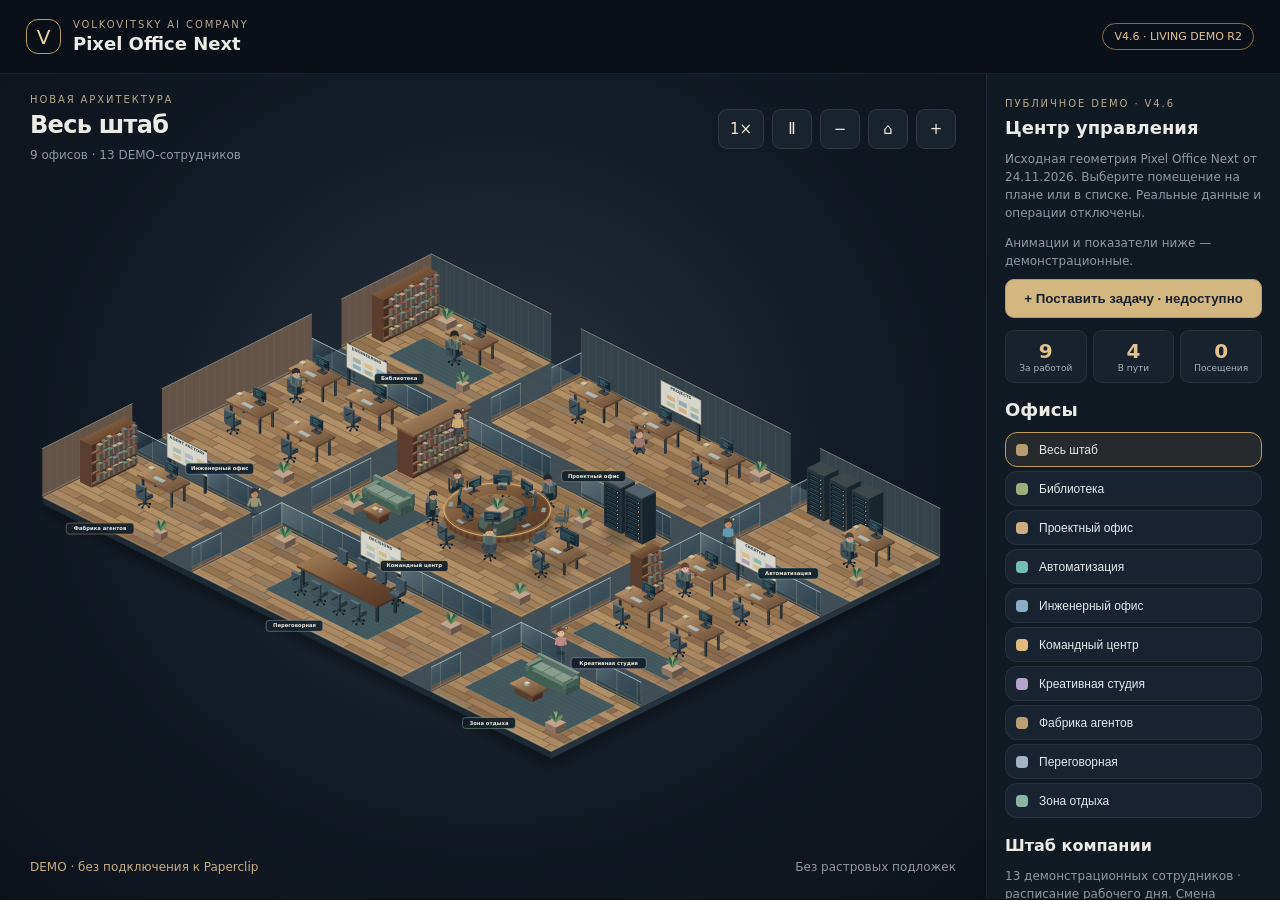
<file: next-v46-living-r2/index.html>
<!doctype html>
<html lang="ru"><head><meta charset="utf-8"><meta name="viewport" content="width=device-width,initial-scale=1"><title>Pixel Office Next — Management V4.6</title>
<style>
:root{color-scheme:dark;font:15px system-ui,-apple-system,sans-serif;background:#0b1018;color:#ecebe6}*{box-sizing:border-box}body{margin:0}header{display:flex;align-items:center;justify-content:space-between;gap:16px;padding:19px 26px;border-bottom:1px solid #ffffff12}.brand{display:flex;align-items:center;gap:12px}.logo{width:35px;height:35px;border:1px solid #b79962;border-radius:12px;display:grid;place-items:center;color:#eed2a1;font-size:20px}.eyebrow{font-size:10px;letter-spacing:.19em;color:#b6a98e;text-transform:uppercase}h1{font-size:18px;margin:3px 0 0;font-weight:600}.tag{border:1px solid #876e46;color:#dec294;border-radius:20px;padding:6px 11px;font-size:11px;white-space:nowrap}main{display:grid;grid-template-columns:minmax(0,1fr) 278px;min-height:calc(100vh - 79px)}.stage{min-width:0;padding:20px;display:flex;flex-direction:column;justify-content:center;background:radial-gradient(ellipse at 50% 44%,#26303b 0%,#121a25 55%,#0c121b 100%)}.stagehead{display:flex;align-items:center;justify-content:space-between;gap:12px;margin:0 10px 4px}.stagehead h2{font-size:24px;letter-spacing:-.03em;font-weight:550;margin:6px 0}.muted{color:#8d98a4;font-size:12px;line-height:1.5}.stage svg{width:100%;height:auto;max-height:76vh;display:block;overflow:visible}.stagefoot{padding:6px 10px 0;display:flex;justify-content:space-between;gap:10px}.sidebar{min-width:0;background:#111923;border-left:1px solid #ffffff10;padding:24px 18px}.sidebar h3{font-size:18px;font-weight:550;margin:8px 0 12px}.sidebar h4{font-size:11px;color:#9aa6b2;letter-spacing:.1em;margin:25px 0 9px}.choice{color:#e2e8eb;background:#18232f;border:1px solid #ffffff12;border-radius:12px;padding:11px 12px;margin:6px 0;width:100%;text-align:left;cursor:pointer;min-height:48px;display:flex;align-items:center;gap:11px}.choice[aria-pressed=true]{border-color:#bd9b64;background:#262a2c}.choice small{display:block;font-size:11px;color:#94a1ad;margin-top:3px}.swatch{width:12px;height:12px;border-radius:4px;flex:none}.detail{padding:14px 0;border-bottom:1px solid #ffffff15;min-height:100px}.detail strong{font-size:16px;font-weight:550}.controls{display:flex;gap:8px}.controls button{font:inherit;border-radius:9px;background:#19232d;color:#f1e7d4;border:1px solid #ffffff19;min-width:40px;min-height:40px;cursor:pointer}.controls button:focus-visible,.choice:focus-visible{outline:2px solid #d5b77b;outline-offset:3px}.person{cursor:pointer}.person:hover .face-light{filter:brightness(1.2)}.blink{animation:blink 3.8s infinite}.status-dot{display:inline-block;width:7px;height:7px;background:#6cc3a5;border-radius:50%;margin-right:7px}@keyframes blink{0%,100%{opacity:.7}50%{opacity:1}}@media(prefers-reduced-motion:reduce){.blink{animation:none}}@media(max-width:740px){header{padding:14px 16px}main{display:block}.stage{padding:16px 8px}.stagehead{margin:0 6px}.stagehead h2{font-size:21px}.stage svg{max-height:none}.sidebar{border-left:0;border-top:1px solid #ffffff12;padding:18px}.stagefoot{flex-wrap:wrap}.tag{font-size:10px}}
html,body{max-width:100%;overflow-x:hidden}.stagehead>div:first-child,.brand>div:last-child{min-width:0}.controls{flex-shrink:0}.stage svg{min-width:0;max-width:100%;overflow:hidden}.detail p{overflow-wrap:anywhere}@media(max-width:480px){header{gap:8px}.brand{gap:8px}.eyebrow{letter-spacing:.12em;font-size:9px}.tag{max-width:105px;white-space:normal;text-align:center}.stagehead{flex-wrap:wrap;gap:8px}.controls{gap:6px}.controls button{min-width:44px;min-height:44px}.stagefoot{font-size:11px}.stagefoot span{max-width:100%}.sidebar{padding:16px}.choice{min-height:48px}}
main{grid-template-columns:minmax(0,1fr) 294px}.stage{justify-content:flex-start;min-height:calc(100vh - 76px)}.stage svg{max-height:calc(100vh - 216px);min-height:300px;flex:1}.sidebar{max-height:calc(100vh - 75px);overflow-y:auto}.zone-choice{min-height:35px;padding:8px 10px;margin:4px 0;font-size:12px}.zone-tag{cursor:pointer}.person.chosen{filter:drop-shadow(0 0 4px #f4d69c)}.zone-tag:focus-visible,.person:focus-visible{outline:2px solid #d5b77b}.controls button{flex-shrink:0}.employee{min-height:46px}.detail{min-height:80px}
@media(max-width:740px){main{display:block}.stage{min-height:auto}.stage svg{min-height:0;max-height:none;height:auto;aspect-ratio:2150/1230}.sidebar{max-height:none;overflow:visible}#zones{display:grid;grid-template-columns:repeat(2,minmax(0,1fr));gap:4px}.zone-choice{margin:0;min-height:44px}.controls{flex-wrap:wrap}.stagehead{align-items:flex-start}}
 .live-summary{display:grid;grid-template-columns:repeat(3,minmax(0,1fr));gap:6px;margin:12px 0 16px}.live-summary>div{border:1px solid #ffffff13;border-radius:9px;padding:8px 5px;background:#17222c;text-align:center}.live-summary strong{display:block;font-size:20px;font-weight:550;color:#dfc28e}.live-summary small{display:block;font-size:9px;line-height:1.25;color:#a6b1b9}.activity-event{display:grid;grid-template-columns:35px minmax(0,1fr);gap:7px;font-size:11px;line-height:1.45;padding:7px 0;border-bottom:1px solid #ffffff0c;color:#cad0d2}.activity-event span:first-child{color:#8998a5;font-variant-numeric:tabular-nums}.employee-state{margin-left:auto;font-size:10px;color:#8fc6b3;flex-shrink:0}.employee-state[data-state=walk]{color:#e5bc78}.employee-state[data-state=visit]{color:#b9acd5}.employee>span:nth-child(2){min-width:0;overflow-wrap:anywhere}.controls button#speed{width:46px}.static-actor .typing-hand{animation:typeHand .48s ease-in-out infinite alternate;transform-box:fill-box;transform-origin:center}@keyframes typeHand{from{transform:translate(0,-.5px)}to{transform:translate(0,1px)}}body.motion-paused .typing-hand,body.motion-paused .blink{animation-play-state:paused}@media(prefers-reduced-motion:reduce){.static-actor .typing-hand{animation:none}}@media(max-width:480px){.controls{gap:5px}.controls button{min-width:39px;min-height:40px}.controls button#speed{width:42px}.employee-state{font-size:9px}}
#source-state{color:#c5ad85}#source-state[data-connected=true]{color:#8fbfae}.live-task{display:flex;align-items:center;justify-content:space-between;gap:8px;padding:8px 0;border-bottom:1px solid #ffffff13;font-size:12px}.live-task span{overflow-wrap:anywhere;min-width:0}.live-task small{color:#9ca9b3}.static-actor:not(.confirmed-working) .typing-hand{animation:none}.static-actor.confirmed-working .typing-hand{animation-play-state:running}.live-summary small{font-size:9px}
[hidden]{display:none!important}.primary{display:block;border:1px solid #b49b72;border-radius:9px;background:#d4b780;color:#17212a;padding:11px 13px;font-weight:650;cursor:pointer}#task-open{width:100%;margin:9px 0 4px}#task-panel{margin:12px 0 0;padding:16px;background:#17232d;border:1px solid #b49b7255;border-radius:13px;max-width:100%;overflow-wrap:anywhere}.task-panel-head{display:flex;justify-content:space-between;align-items:flex-start;gap:12px}.task-panel-head h2{margin:4px 0}.task-panel-head button,.task-actions button:not(.primary){border:1px solid #ffffff24;background:#23323c;border-radius:8px;color:#e6e7e5;min-height:40px;padding:8px 12px;cursor:pointer}#task-form label{display:block;color:#b7c4cc;font-size:12px}#task-form textarea,#task-form select,#task-search,#task-filter{display:block;box-sizing:border-box;width:100%;font:inherit;font-size:13px;color:#e5e4df;background:#0d1821;border:1px solid #ffffff20;border-radius:8px;padding:10px;margin:6px 0 12px;min-width:0}#task-form textarea{resize:vertical;min-height:115px}.task-fields{display:grid;grid-template-columns:minmax(0,2fr) minmax(0,1fr);gap:10px}.task-actions{display:flex;flex-wrap:wrap;gap:8px}.task-actions button:disabled{opacity:.4;cursor:not-allowed}.candidate{padding:9px 11px;border-radius:8px;background:#25323a;border:1px solid #ffffff14;margin:6px 0}.candidate small{display:block;color:#b9c4ca;font-size:11px;margin-top:4px}.draft-preview{font:12px system-ui;white-space:pre-wrap;overflow-wrap:anywhere;background:#111b24;padding:12px;border-radius:8px;max-height:240px;overflow:auto}#task-list{max-height:400px;overflow-y:auto}.task-record{font-size:11px;line-height:1.5;border-bottom:1px solid #ffffff15;padding:8px 0;overflow-wrap:anywhere}.task-record summary{cursor:pointer;color:#d5d8d7}.task-record p{margin:8px 0}.stage:has(#task-panel:not([hidden])) svg{max-height:64vh} @media(max-width:480px){.task-fields{grid-template-columns:1fr}.task-actions .primary{width:100%}#task-panel{padding:12px}.stage:has(#task-panel:not([hidden])) svg{max-height:none}}
#simulation-panel{border-top:1px solid #ffffff24;margin-top:18px;padding-top:14px}#simulation-panel h3{font-size:15px;color:#d7bd90}#simulation-panel button:disabled{opacity:.4;cursor:not-allowed}.sim-check{display:flex;gap:8px;align-items:center;font-size:13px;margin:12px 0}#sim-phrase{display:block;width:100%;padding:9px;background:#0d1821;border:1px solid #ffffff24;color:#eee;border-radius:7px;margin:6px 0 10px}.provider-card{border:1px solid #ffffff20;border-radius:9px;padding:10px;margin:7px 0;background:#19252f}.provider-card strong{font-size:13px;color:#e3d3b4}.provider-card small{display:block;color:#b8c5cc;font-size:11px;line-height:1.5}.provider-card p{font-size:11px;line-height:1.4;margin:5px 0}.provider-card .blocked{color:#d9b783}#quota-board{margin:10px 0 16px}.quota-card{border:1px solid #ffffff20;background:#17232d;border-radius:10px;padding:12px;margin:8px 0;overflow-wrap:anywhere}.quota-card>strong{color:#e7d5b1;font-size:14px}.quota-card small{display:block;color:#b6c4cd;font-size:10px;line-height:1.4}.quota-source{margin-top:4px}.quota-window{margin:12px 0}.quota-row{display:flex;align-items:center;justify-content:space-between;gap:6px;font-size:11px}.quota-row strong{font-size:11px}.quota-track{height:7px;background:#34434c;border-radius:6px;overflow:hidden;margin:5px 0}.quota-fill{height:100%;border-radius:6px}.quota-fill.normal{background:#74ad98}.quota-fill.warn{background:#c99b58}.quota-fill.critical{background:#d16a65}.quota-card .quota-alert{color:#e0ba8c;margin-top:7px}.quota-actions{display:flex;flex-wrap:wrap;gap:7px;margin:6px 0;align-items:center}.quota-actions button,#cursor-quota-form button{color:#dce4e7;background:#253642;border:1px solid #ffffff23;border-radius:7px;padding:8px;font-size:11px;cursor:pointer}.quota-actions a{font-size:11px;color:#e6c28b}#cursor-quota-form{padding:9px;background:#131f28;border-radius:8px}#cursor-quota-form label{display:block;font-size:11px;color:#bfc9ce}#cursor-quota-form input{display:block;width:100%;box-sizing:border-box;min-width:0;background:#0d1821;color:#e7e7e7;border:1px solid #ffffff23;border-radius:6px;padding:8px;margin:5px 0 9px}#quota-refresh-note{font-size:10px;line-height:1.4}#admission-board label{display:block;font-size:11px;color:#bbc6ce}#admission-board select{display:block;width:100%;box-sizing:border-box;background:#14212a;color:#eee;border:1px solid #ffffff23;border-radius:6px;padding:8px;margin:4px 0 8px}#admission-board{margin:15px 0}#admission-result .provider-card{padding:8px}#admission-result .provider-card small{overflow-wrap:anywhere}
:root{color-scheme:dark;font:15px system-ui,-apple-system,sans-serif;background:#0b1018;color:#ecebe6}*{box-sizing:border-box}body{margin:0}header{display:flex;align-items:center;justify-content:space-between;gap:16px;padding:19px 26px;border-bottom:1px solid #ffffff12}.brand{display:flex;align-items:center;gap:12px}.logo{width:35px;height:35px;border:1px solid #b79962;border-radius:12px;display:grid;place-items:center;color:#eed2a1;font-size:20px}.eyebrow{font-size:10px;letter-spacing:.19em;color:#b6a98e;text-transform:uppercase}h1{font-size:18px;margin:3px 0 0;font-weight:600}.tag{border:1px solid #876e46;color:#dec294;border-radius:20px;padding:6px 11px;font-size:11px;white-space:nowrap}main{display:grid;grid-template-columns:minmax(0,1fr) 278px;min-height:calc(100vh - 79px)}.stage{min-width:0;padding:20px;display:flex;flex-direction:column;justify-content:center;background:radial-gradient(ellipse at 50% 44%,#26303b 0%,#121a25 55%,#0c121b 100%)}.stagehead{display:flex;align-items:center;justify-content:space-between;gap:12px;margin:0 10px 4px}.stagehead h2{font-size:24px;letter-spacing:-.03em;font-weight:550;margin:6px 0}.muted{color:#8d98a4;font-size:12px;line-height:1.5}.stage svg{width:100%;height:auto;max-height:76vh;display:block;overflow:visible}.stagefoot{padding:6px 10px 0;display:flex;justify-content:space-between;gap:10px}.sidebar{min-width:0;background:#111923;border-left:1px solid #ffffff10;padding:24px 18px}.sidebar h3{font-size:18px;font-weight:550;margin:8px 0 12px}.sidebar h4{font-size:11px;color:#9aa6b2;letter-spacing:.1em;margin:25px 0 9px}.choice{color:#e2e8eb;background:#18232f;border:1px solid #ffffff12;border-radius:12px;padding:11px 12px;margin:6px 0;width:100%;text-align:left;cursor:pointer;min-height:48px;display:flex;align-items:center;gap:11px}.choice[aria-pressed=true]{border-color:#bd9b64;background:#262a2c}.choice small{display:block;font-size:11px;color:#94a1ad;margin-top:3px}.swatch{width:12px;height:12px;border-radius:4px;flex:none}.detail{padding:14px 0;border-bottom:1px solid #ffffff15;min-height:100px}.detail strong{font-size:16px;font-weight:550}.controls{display:flex;gap:8px}.controls button{font:inherit;border-radius:9px;background:#19232d;color:#f1e7d4;border:1px solid #ffffff19;min-width:40px;min-height:40px;cursor:pointer}.controls button:focus-visible,.choice:focus-visible{outline:2px solid #d5b77b;outline-offset:3px}.person{cursor:pointer}.person:hover .face-light{filter:brightness(1.2)}.blink{animation:blink 3.8s infinite}.status-dot{display:inline-block;width:7px;height:7px;background:#6cc3a5;border-radius:50%;margin-right:7px}@keyframes blink{0%,100%{opacity:.7}50%{opacity:1}}@media(prefers-reduced-motion:reduce){.blink{animation:none}}@media(max-width:740px){header{padding:14px 16px}main{display:block}.stage{padding:16px 8px}.stagehead{margin:0 6px}.stagehead h2{font-size:21px}.stage svg{max-height:none}.sidebar{border-left:0;border-top:1px solid #ffffff12;padding:18px}.stagefoot{flex-wrap:wrap}.tag{font-size:10px}}
html,body{max-width:100%;overflow-x:hidden}.stagehead>div:first-child,.brand>div:last-child{min-width:0}.controls{flex-shrink:0}.stage svg{min-width:0;max-width:100%;overflow:hidden}.detail p{overflow-wrap:anywhere}@media(max-width:480px){header{gap:8px}.brand{gap:8px}.eyebrow{letter-spacing:.12em;font-size:9px}.tag{max-width:105px;white-space:normal;text-align:center}.stagehead{flex-wrap:wrap;gap:8px}.controls{gap:6px}.controls button{min-width:44px;min-height:44px}.stagefoot{font-size:11px}.stagefoot span{max-width:100%}.sidebar{padding:16px}.choice{min-height:48px}}
main{grid-template-columns:minmax(0,1fr) 294px}.stage{justify-content:flex-start;min-height:calc(100vh - 76px)}.stage svg{max-height:calc(100vh - 216px);min-height:300px;flex:1}.sidebar{max-height:calc(100vh - 75px);overflow-y:auto}.zone-choice{min-height:35px;padding:8px 10px;margin:4px 0;font-size:12px}.zone-tag{cursor:pointer}.person.chosen{filter:drop-shadow(0 0 4px #f4d69c)}.zone-tag:focus-visible,.person:focus-visible{outline:2px solid #d5b77b}.controls button{flex-shrink:0}.employee{min-height:46px}.detail{min-height:80px}
@media(max-width:740px){main{display:block}.stage{min-height:auto}.stage svg{min-height:0;max-height:none;height:auto;aspect-ratio:2150/1230}.sidebar{max-height:none;overflow:visible}#zones{display:grid;grid-template-columns:repeat(2,minmax(0,1fr));gap:4px}.zone-choice{margin:0;min-height:44px}.controls{flex-wrap:wrap}.stagehead{align-items:flex-start}}
 .live-summary{display:grid;grid-template-columns:repeat(3,minmax(0,1fr));gap:6px;margin:12px 0 16px}.live-summary>div{border:1px solid #ffffff13;border-radius:9px;padding:8px 5px;background:#17222c;text-align:center}.live-summary strong{display:block;font-size:20px;font-weight:550;color:#dfc28e}.live-summary small{display:block;font-size:9px;line-height:1.25;color:#a6b1b9}.activity-event{display:grid;grid-template-columns:35px minmax(0,1fr);gap:7px;font-size:11px;line-height:1.45;padding:7px 0;border-bottom:1px solid #ffffff0c;color:#cad0d2}.activity-event span:first-child{color:#8998a5;font-variant-numeric:tabular-nums}.employee-state{margin-left:auto;font-size:10px;color:#8fc6b3;flex-shrink:0}.employee-state[data-state=walk]{color:#e5bc78}.employee-state[data-state=visit]{color:#b9acd5}.employee>span:nth-child(2){min-width:0;overflow-wrap:anywhere}.controls button#speed{width:46px}.static-actor .typing-hand{animation:typeHand .48s ease-in-out infinite alternate;transform-box:fill-box;transform-origin:center}@keyframes typeHand{from{transform:translate(0,-.5px)}to{transform:translate(0,1px)}}body.motion-paused .typing-hand,body.motion-paused .blink{animation-play-state:paused}@media(prefers-reduced-motion:reduce){.static-actor .typing-hand{animation:none}}@media(max-width:480px){.controls{gap:5px}.controls button{min-width:39px;min-height:40px}.controls button#speed{width:42px}.employee-state{font-size:9px}}

.static-actor:not(.confirmed-working) .typing-hand{animation:typeHand .48s ease-in-out infinite alternate}.motion-paused .typing-hand,.motion-paused .blink{animation-play-state:paused!important}@media(prefers-reduced-motion:reduce){.static-actor .typing-hand,.blink{animation:none!important}}
</style><meta name="robots" content="noindex,nofollow,noarchive"><meta http-equiv="Content-Security-Policy" content="default-src 'none'; script-src 'unsafe-inline'; style-src 'unsafe-inline'; img-src data:; connect-src 'none'; object-src 'none'; base-uri 'none'; form-action 'none'"></head><body>
<header><div class="brand"><div class="logo">V</div><div><div class="eyebrow">VOLKOVITSKY AI COMPANY</div><h1>Pixel Office Next</h1></div></div><div class="tag">V4.6 · LIVING DEMO R2</div></header>
<main><section class="stage"><div class="stagehead"><div><div class="eyebrow">Новая архитектура</div><h2 id="scope">Весь штаб</h2><span class="muted"><span id="headline">9 офисов · 13 DEMO-сотрудников</span></span></div><div class="controls"><button id="speed" aria-label="Скорость анимации">1×</button><button id="motion" aria-label="Приостановить движение">Ⅱ</button><button id="minus" aria-label="Уменьшить">−</button><button id="reset" aria-label="Вписать сцену">⌂</button><button id="plus" aria-label="Увеличить">+</button></div></div>
<svg id="scene" viewBox="-35 0 2150 1230" role="img" aria-label="Интерактивный изометрический штаб из девяти помещений" xmlns="http://www.w3.org/2000/svg"><defs>
<linearGradient id="wood" x1="0" y1="0" x2="1" y2="1"><stop stop-color="#c4a176"/><stop offset=".48" stop-color="#937150"/><stop offset="1" stop-color="#644b37"/></linearGradient>
<linearGradient id="walnut" x1="0" y1="0" x2="1" y2="1"><stop stop-color="#a5825a"/><stop offset=".55" stop-color="#6f4b31"/><stop offset="1" stop-color="#503626"/></linearGradient>
<linearGradient id="glass" x1="0" y1="0" x2=".9" y2="1"><stop stop-color="#9fbbc3" stop-opacity=".55"/><stop offset=".5" stop-color="#315568" stop-opacity=".42"/><stop offset="1" stop-color="#162d3e" stop-opacity=".9"/></linearGradient>
<linearGradient id="screen" x1="0" y1="0" x2="0" y2="1"><stop stop-color="#213e4b"/><stop offset="1" stop-color="#101d29"/></linearGradient>
<linearGradient id="slate" x1="0" y1="0" x2="1" y2="1"><stop stop-color="#3c4b52"/><stop offset="1" stop-color="#202d36"/></linearGradient>
<radialGradient id="lamp"><stop stop-color="#ffc86d" stop-opacity=".28"/><stop offset="1" stop-color="#ffc86d" stop-opacity="0"/></radialGradient>
<filter id="soft" x="-100%" y="-100%" width="300%" height="300%"><feGaussianBlur stdDeviation="9"/></filter>
<filter id="drop" x="-40%" y="-40%" width="180%" height="200%"><feDropShadow dx="0" dy="14" stdDeviation="14" flood-color="#000" flood-opacity=".42"/></filter>
<filter id="glow" x="-80%" y="-80%" width="260%" height="260%"><feGaussianBlur stdDeviation="2.3" result="blur"/><feMerge><feMergeNode in="blur"/><feMergeNode in="SourceGraphic"/></feMerge></filter>
</defs><g id="world"></g></svg>
<div class="stagefoot muted"><span id="source-state" role="status">DEMO · без подключения к Paperclip</span><span>Без растровых подложек</span></div></section>
<aside class="sidebar"><div class="eyebrow">Публичное DEMO · V4.6</div><h3>Центр управления</h3>
<p class="muted">Исходная геометрия Pixel Office Next от 24.11.2026. Выберите помещение на плане или в списке. Реальные данные и операции отключены.</p>
<div id="source-time" class="muted">Анимации и показатели ниже — демонстрационные.</div>
<button id="task-open" class="primary" disabled title="Только визуальный просмотр">+ Поставить задачу · недоступно</button>
<div class="live-summary"><div><strong id="work-count">—</strong><small>За работой</small></div><div><strong id="walk-count">—</strong><small>В пути</small></div><div><strong id="visit-count">—</strong><small>Посещения</small></div></div>
<h3>Офисы</h3><div id="zones"></div><div class="detail" id="detail"><strong>Штаб компании</strong><p class="muted">Выберите офис.</p></div>
<h3>Сотрудники</h3><p class="muted">13 условных персонажей · не реальные статусы.</p><div id="people"></div><h3>События · DEMO</h3><div id="activity-log"></div>
<section id="quota-board" aria-label="Контроль лимитов"><h4>ЛИМИТЫ · DEMO (не реальные квоты)</h4><div id="codex-quota" class="quota-card">Получение лимитов Codex…</div><div id="cursor-quota" class="quota-card"></div><div class="quota-actions"><button type="button" id="quota-refresh">Обновить пример</button></div><div class="quota-actions"><button type="button" id="cursor-edit">Ввести пример Cursor</button><button type="button" id="cursor-clear">Сбросить снимок</button></div><form id="cursor-quota-form" hidden><label>Cursor Models · использовано, %<input id="cursor-own" type="number" required min="0" max="100" step="0.1"></label><label>Other Models · использовано, %<input id="cursor-other" type="number" required min="0" max="100" step="0.1"></label><label>Дата сброса (необязательно)<input id="cursor-reset" type="datetime-local"></label><button type="submit">Применить пример</button><small id="cursor-message"></small></form><p id="quota-refresh-note" class="muted" role="status"></p></section><h3>Исполнители</h3><div class="quota-card">ChatGPT · Codex · Cursor · Grok Bot · OpenRouter / OmniRoute<br><small class="muted">Статусы и квоты не отображаются в публичной версии.</small></div>
<section><h4>GROK BOT · НЕДЕЛЬНЫЙ ЛИМИТ (пример)</h4><div class="quota-card"><div class="quota-row"><span>Осталось</span><strong>65%</strong></div><div class="quota-track"><div class="quota-fill normal" style="width:35%"></div></div><small>Использовано 35% · условное значение</small></div></section><h3>Задачи и согласования</h3><div class="quota-card">Доступны только в защищённой рабочей версии.</div>
</aside></main>
<script>
/* HQ Expansion: pure SVG geometry; no external resources. */
const root=document.querySelector('#world'),svg=document.querySelector('#scene');
let W=root,ox=0,oy=0;
// Navigation geometry is derived from the same furniture and wall drawing calls.
const obstacles=[],seatAnchors=new Map(),seatFacings=new Map();let seatOwner=null,recordGeometry=true;
const seatKey=(x,y)=>'chair:'+x.toFixed(2)+':'+y.toFixed(2);
function rectObstacle(x,y,rx,ry,owner=seatOwner){obstacles.push({kind:'rect',x,y,rx,ry,owner})}
function circleObstacle(x,y,r){obstacles.push({kind:'circle',x,y,r,owner:null})}
function recordBox(x,y,z,a,b,h,rot){
 if(!recordGeometry||z>=1.85||z+h<=.025)return;
 const c=Math.abs(Math.cos(rot)),s=Math.abs(Math.sin(rot));
 rectObstacle(x+ox,y+oy,(a*c+b*s)/2,(a*s+b*c)/2);
}
const clearance=.18,gridStep=.25;
function obstacleIndex(){
 const bins=new Map();
 for(const o of obstacles){const rx=(o.rx??o.r)+clearance,ry=(o.ry??o.r)+clearance;
  for(let x=Math.floor(o.x-rx);x<=Math.floor(o.x+rx);x++)for(let y=Math.floor(o.y-ry);y<=Math.floor(o.y+ry);y++){
   const k=x+','+y;if(!bins.has(k))bins.set(k,[]);bins.get(k).push(o);
  }
 }
 return bins;
}
let navBins;
function allowedSeats(a){const ids=new Set();if(a.homeSeat)ids.add(seatKey(...a.home));if(a.visitSeat)ids.add(a.id==='eva'?'lounge-sofa':seatKey(...a.visit));return ids}
function blocked(x,y,ignored=new Set()){
 if(x<clearance||y<clearance||x>34-clearance||y>26-clearance)return true;
 for(const o of navBins.get(Math.floor(x)+','+Math.floor(y))||[]){
  if(o.owner&&ignored.has(o.owner))continue;
  if(o.kind==='circle'){if(Math.hypot(x-o.x,y-o.y)<o.r+clearance)return true}
  else if(Math.abs(x-o.x)<o.rx+clearance&&Math.abs(y-o.y)<o.ry+clearance)return true;
 }
 return false;
}
function clearSegment(a,b,ignored){const n=Math.max(1,Math.ceil(Math.hypot(a[0]-b[0],a[1]-b[1])/.045));for(let i=0;i<=n;i++){const t=i/n;if(blocked(a[0]+(b[0]-a[0])*t,a[1]+(b[1]-a[1])*t,ignored))return false}return true}
function findRoute(a){
 const ignored=allowedSeats(a);
 if(a.homeSeat&&!seatAnchors.has(seatKey(...a.home)))throw Error('Missing home seat '+a.id);
 if(a.visitSeat&&!seatAnchors.has(a.id==='eva'?'lounge-sofa':seatKey(...a.visit)))throw Error('Missing visit seat '+a.id);
 const nx=137,ny=105,sz=nx*ny,idx=(x,y)=>y*nx+x,world=i=>[(i%nx)*gridStep,Math.floor(i/nx)*gridStep];
 const usable=new Uint8Array(sz);for(let i=0;i<sz;i++){const [x,y]=world(i);usable[i]=!blocked(x,y,ignored)}
 function nearest(p){let best=-1,d=Infinity;const xx=Math.round(p[0]/gridStep),yy=Math.round(p[1]/gridStep);for(let x=Math.max(0,xx-5);x<=Math.min(nx-1,xx+5);x++)for(let y=Math.max(0,yy-5);y<=Math.min(ny-1,yy+5);y++){const i=idx(x,y),q=world(i),dist=Math.hypot(q[0]-p[0],q[1]-p[1]);if(usable[i]&&dist<d&&clearSegment(p,q,ignored)){best=i;d=dist}}return best}
 const start=nearest(a.home),end=nearest(a.visit);
 if(start<0||end<0)throw Error('Blocked endpoint '+a.id+' home='+start+' visit='+end);
 const prev=new Int32Array(sz).fill(-1),queue=new Int32Array(sz);let head=0,tail=0;prev[start]=start;queue[tail++]=start;
 while(head<tail&&prev[end]<0){const i=queue[head++],x=i%nx,y=Math.floor(i/nx);for(const [dx,dy] of [[1,0],[-1,0],[0,1],[0,-1]]){const xx=x+dx,yy=y+dy;if(xx<0||yy<0||xx>=nx||yy>=ny)continue;const j=idx(xx,yy);if(prev[j]!==-1||!usable[j]||!clearSegment(world(i),world(j),ignored))continue;prev[j]=i;queue[tail++]=j}}
 if(prev[end]<0)throw Error('No route '+a.id);
 const reverse=[];for(let i=end;;i=prev[i]){reverse.push(world(i));if(i===start)break}
 const raw=[a.home,...reverse.reverse(),a.visit],result=[raw[0]];let i=0;
 while(i<raw.length-1){let j=raw.length-1;while(j>i+1&&!clearSegment(raw[i],raw[j],ignored))j--;result.push(raw[j]);i=j}
 // Seat footprint exclusions are permitted only next to assigned endpoints.
 if(!result.slice(1).every((p,i)=>clearSegment(result[i],p,ignored)))throw Error('Unsafe route '+a.id);
 return result.filter((p,i)=>i===0||Math.hypot(p[0]-result[i-1][0],p[1]-result[i-1][1])>.0001);
}
function verifyNavigation(){
 return schedules.map(a=>{const ignore=allowedSeats(a),violations=[];let length=0;
 for(let i=1;i<a.points.length;i++){const p=a.points[i-1],q=a.points[i],l=Math.hypot(q[0]-p[0],q[1]-p[1]);length+=l;
  for(let j=0,n=Math.max(1,Math.ceil(l/.025));j<=n;j++){const t=j/n,x=p[0]+(q[0]-p[0])*t,y=p[1]+(q[1]-p[1])*t;
   if(blocked(x,y,ignore))violations.push('obstacle '+i);
   // Any seat exclusion is legitimate only within a small endpoint envelope.
   if(blocked(x,y)&&Math.min(Math.hypot(x-a.home[0],y-a.home[1]),Math.hypot(x-a.visit[0],y-a.visit[1]))>(a.id==='eva'?1.35:.8))violations.push('seat-crossing '+i);
  }
 }
 return {id:a.id,segments:a.points.length-1,length:Math.round(length*100)/100,violations:[...new Set(violations)]};
 })
}

const NS='http://www.w3.org/2000/svg';
const P=(x,y,z=0)=>[900+(x+ox-y-oy)*34,145+(x+ox+y+oy)*17-z*43];
const pt=a=>a.map(v=>v.toFixed(2)).join(',');
const el=(tag,attrs={},parent=W)=>{let n=document.createElementNS(NS,tag);for(const[k,v]of Object.entries(attrs))n.setAttribute(k,v);parent.append(n);return n};
const group=(p=W,attrs={})=>el('g',attrs,p);
const polygon=(points,fill,p=W,attrs={})=>el('polygon',{points:points.map(pt).join(' '),fill,...attrs},p);
const poly=(vertices,fill,p=W,attrs={})=>polygon(vertices.map(v=>P(...v)),fill,p,attrs);
const line=(a,b,color,width=1,p=W,attrs={})=>{const A=P(...a),B=P(...b);return el('line',{x1:A[0],y1:A[1],x2:B[0],y2:B[1],stroke:color,'stroke-width':width,'stroke-linecap':'round',...attrs},p)};
const path=(d,fill,p=W,attrs={})=>el('path',{d,fill,...attrs},p);
const circ=(x,y,r,fill,p=W,attrs={})=>el('circle',{cx:x,cy:y,r,fill,...attrs},p);
const ellipse=(x,y,rx,ry,fill,p=W,attrs={})=>el('ellipse',{cx:x,cy:y,rx,ry,fill,...attrs},p);
function box(x,y,z,a,b,h,colors,p=W,rot=0){
 recordBox(x,y,z,a,b,h,rot);
 const c=Math.cos(rot),s=Math.sin(rot),q=(u,v,w)=>[x+u*c-v*s,y+u*s+v*c,z+w];
 const A=q(-a/2,-b/2,0),B=q(a/2,-b/2,0),C=q(a/2,b/2,0),D=q(-a/2,b/2,0),E=q(-a/2,-b/2,h),F=q(a/2,-b/2,h),G=q(a/2,b/2,h),H=q(-a/2,b/2,h);
 const [top,right,left]=colors;const faces=[{v:[A,B,F,E],c:left,dy:-c-s},{v:[B,C,G,F],c:right,dy:c+s},{v:[C,D,H,G],c:left,dy:c-s},{v:[D,A,E,H],c:right,dy:-c+s}];
 faces.filter(f=>f.dy>0).forEach(f=>poly(f.v,f.c,p));poly([E,F,G,H],top,p);return [E,F,G,H];
}
const rnd=i=>{let x=Math.sin(i*127.1+91.73)*43758.5453;return x-Math.floor(x)};
function groundShadow(x,y,rx,ry,alpha=.26){const [a,b]=P(x,y,.015);ellipse(a,b,rx,ry,'#000',W,{opacity:alpha,filter:'url(#soft)'})}
function ringPoints(cx,cy,z,r,n=80,start=0,end=Math.PI*2){return Array.from({length:n+1},(_,i)=>{const a=start+(end-start)*i/n;return P(cx+r*Math.cos(a),cy+r*Math.sin(a),z)})}
function pathPoints(ps){return 'M'+ps.map(pt).join(' L')+' Z'}
const palette=['#94734f','#a17d57','#a98660','#8a6a4d','#b18f66','#967b5e','#aa8861'];
const dark=['#3d4649','#18252d','#29353d'],wood=['url(#wood)','#5b402d','#77563c'],walnut=['url(#walnut)','#442d20','#593e2d'];
function plant(x,y,z=0,r=.27,p=W){box(x,y,z,r*1.7,r*1.7,.34,['#c0a58a','#685449','#8d7462'],p);const [a,b]=P(x,y,z+.32);for(let i=0;i<9;i++){let ang=i*2.4,dx=Math.cos(ang)*(10+r*16),dy=-14-Math.abs(Math.sin(ang))*13;path('M'+a+','+b+' Q'+(a+dx*.45-5)+','+(b+dy*.7)+' '+(a+dx)+','+(b+dy)+' Q'+(a+dx*.8+7)+','+(b+dy*.9)+' '+a+','+b,['#748c5d','#3f745d','#92a975','#335b4c'][i%4],p)}}
function chair(x,y,a,p=W){const old=seatOwner;seatOwner=seatKey(x+ox,y+oy);seatAnchors.set(seatOwner,[x+ox,y+oy]);seatFacings.set(seatOwner,a);rectObstacle(x+ox,y+oy,.34,.34);try{return chairGeometry(x,y,a,p)}finally{seatOwner=old}}
function chairGeometry(x,y,a,p=W){const c=Math.cos(a),s=Math.sin(a),q=(u,v,z)=>[x+u*c-v*s,y+u*s+v*c,z];const B=(u,v,z,w,d,h,col)=>box(...q(u,v,z),w,d,h,col,p,a);
for(let j=0;j<5;j++){let t=j*Math.PI*2/5;line(q(0,0,.17),q(Math.cos(t)*.27,Math.sin(t)*.27,.075),'#303a40',3,p);const w=P(...q(Math.cos(t)*.27,Math.sin(t)*.27,.055));circ(...w,2.4,'#101921',p)}
B(0,0,.12,.11,.11,.35,dark);B(0,0,.46,.55,.55,.13,['#51616a','#26343c','#394b55']);B(0,.25,.56,.58,.14,.65,['#61717a','#26353d','#40515a']);B(-.31,0,.65,.065,.34,.07,dark);B(.31,0,.65,.065,.34,.07,dark)}
const roster=[
{id:'ada',name:'Ада',role:'Координация штаба',color:'#48796e',skin:'#bf9777',hair:'#34313a',a:2.25,zone:'command'},
{id:'eli',name:'Эли',role:'Аналитика',color:'#8c665e',skin:'#d1a989',hair:'#583b31',a:3.65,zone:'command'},
{id:'cleo',name:'Клео',role:'Продукт и дизайн',color:'#7d88a8',skin:'#aa795d',hair:'#28272b',a:5.1,zone:'command'},
{id:'dan',name:'Дан',role:'Инженерия',color:'#baa277',skin:'#d2ad8c',hair:'#504132',a:.9,zone:'command'},
{id:'leo',name:'Лео',role:'Разработка',color:'#648fa2',skin:'#cb9f81',hair:'#362c2c',zone:'engineering'},
{id:'mia',name:'Миа',role:'Проектный офис',color:'#a0786d',skin:'#c8a488',hair:'#624737',zone:'projects',walker:true},
{id:'nia',name:'Ниа',role:'База знаний',color:'#8d9b69',skin:'#9c7158',hair:'#25252b',zone:'library'},
{id:'max',name:'Макс',role:'Автоматизация',color:'#4b938b',skin:'#c5a78c',hair:'#50423a',zone:'automation'},
{id:'ira',name:'Ира',role:'Медиапроизводство',color:'#987d9f',skin:'#dfb69a',hair:'#64423c',zone:'creative'},
{id:'kai',name:'Кай',role:'Фабрика агентов',color:'#9a9270',skin:'#b58868',hair:'#333139',zone:'hr',walker:true},
{id:'lin',name:'Лин',role:'Планирование',color:'#d0ac75',skin:'#c5a17e',hair:'#342d31',zone:'projects',walker:true},
{id:'sam',name:'Сэм',role:'Техническая координация',color:'#6499b0',skin:'#b8896b',hair:'#36383a',zone:'engineering',walker:true},
{id:'eva',name:'Ева',role:'Внутренние коммуникации',color:'#c18b86',skin:'#dfba9b',hair:'#6b493a',zone:'command',walker:true}
];

function human(x,y,z,a,r,p){const g=group(p,{class:'person static-actor','data-id':r.id,role:'button',tabindex:'0','aria-label':r.name});const c=Math.cos(a),s=Math.sin(a),q=(u,v,w)=>[x+u*c-v*s,y+u*s+v*c,z+w];const B=(u,v,w,ww,dd,h,col)=>box(...q(u,v,w),ww,dd,h,col,g,a);
const hip=z?0:0;
B(-.12,.03,hip,.19,.24,.40,['#263643','#16232e','#354650']);B(.12,.03,hip,.19,.24,.4,['#303d48','#18242c','#3d4a54']);
B(0,0,.35,.43,.31,.47,[r.color,'#354b4b','#536466']);B(0,-.164,.67,.13,.025,.11,['#c9c5b4','#63706a','#9baba0']);const armStart=g.children.length;B(-.24,0,.39,.14,.18,.38,[r.color,'#485451','#5f726b']);B(.24,0,.39,.14,.18,.38,[r.color,'#485451','#5f726b']);[...g.children].slice(armStart).forEach(n=>n.classList.add('typing-hand'));
const h=P(...q(0,-.005,.97));const [hx,hy]=h;ellipse(hx,hy,8.8,10.6,r.skin,g,{class:'face-light'});path('M'+(hx-9)+','+(hy+2)+' C'+(hx-14)+','+(hy-11)+' '+(hx+1)+','+(hy-17)+' '+(hx+8)+','+(hy-8)+' L'+(hx+10)+','+(hy+1)+' Q'+(hx+1)+','+(hy-4)+' '+(hx-9)+','+(hy+2),r.hair,g);circ(hx-3,hy+1,1,'#302b2a',g);circ(hx+3,hy+1,1,'#302b2a',g);path('M'+(hx-2)+','+(hy+5)+' q2,1 4,0','none',g,{stroke:'#785d50','stroke-width':.8});
g.addEventListener('click',()=>select(r.id));g.addEventListener('keydown',e=>{if(e.key==='Enter'||e.key===' '){e.preventDefault();select(r.id)}});return g}
function monitor(x,y,theta,p){const a=theta-Math.PI/2,c=Math.cos(a),s=Math.sin(a),q=(u,v,z)=>[x+u*c-v*s,y+u*s+v*c,z];box(x,y,1.03,.47,.25,.055,dark,p,a);box(x,y,1.08,.08,.08,.29,dark,p,a);box(x,y,1.27,.8,.09,.51,['#52606a','#14252e','#2f424d'],p,a);poly([q(-.34,-.049,1.32),q(.34,-.049,1.32),q(.34,-.049,1.72),q(-.34,-.049,1.72)],'url(#screen)',p);for(let i=0;i<4;i++)line(q(-.28,-.052,1.39+i*.072),q(-.28+(i===2?.48:.31),-.052,1.39+i*.072),i===0?'#d9b67a':'#6fb29c',1.1,p,{opacity:.75})}
const zones=[
{id:'library',name:'Библиотека',en:'Knowledge Library',x:0,y:0,w:8,h:6,accent:'#9eac7d',desc:'Память, исследования и база знаний.'},
{id:'projects',name:'Проектный офис',en:'Project Office',x:10,y:0,w:14,h:6,accent:'#ccad7f',desc:'Планирование и координация проектов.'},
{id:'automation',name:'Автоматизация',en:'Automation Lab',x:26,y:0,w:8,h:6,accent:'#76bdb2',desc:'Оркестрация, серверы и инфраструктура.'},
{id:'engineering',name:'Инженерный офис',en:'Engineering Office',x:0,y:8,w:8,h:10,accent:'#8aaec9',desc:'Разработка, тестирование и техническая приёмка.'},
{id:'command',name:'Командный центр',en:'Command Studio',x:10,y:8,w:14,h:10,accent:'#e0bb7d',desc:'Утверждённая композиция штаба: круглый стол, библиотека и рабочие места.'},
{id:'creative',name:'Креативная студия',en:'Creative Studio',x:26,y:8,w:8,h:10,accent:'#b6a4cf',desc:'Дизайн, видео и медиапроизводство.'},
{id:'hr',name:'Фабрика агентов',en:'HR / Agent Factory',x:0,y:20,w:8,h:6,accent:'#bb9e73',desc:'Подбор ролей, обучение и создание агентов.'},
{id:'meeting',name:'Переговорная',en:'Meeting Room',x:10,y:20,w:14,h:6,accent:'#a4b6c5',desc:'Совещания и согласования.'},
{id:'lounge',name:'Зона отдыха',en:'Lounge',x:26,y:20,w:8,h:6,accent:'#89b6a2',desc:'Неформальное общение и отдых.'}
];
const zmap=Object.fromEntries(zones.map(z=>[z.id,z]));
let selectedZone=null,selectedPerson=null,paused=matchMedia('(prefers-reduced-motion: reduce)').matches,sim=0,zoom=1,currentView=[-35,0,2150,1230];
const layer=group(root,{id:'base-layer'});W=layer;
poly([[0,0,-.3],[34,0,-.3],[34,26,-.3],[0,26,-.3]],'#0b1119',layer,{filter:'url(#drop)'});
poly([[34,0,0],[34,26,0],[34,26,-.34],[34,0,-.34]],'#26333c',layer);
poly([[0,26,0],[34,26,0],[34,26,-.34],[0,26,-.34]],'#1c2832',layer);
poly([[0,0,0],[34,0,0],[34,26,0],[0,26,0]],'#536063',layer);
for(const x of [8,24]){poly([[x,0,.003],[x+2,0,.003],[x+2,26,.003],[x,26,.003]],'#414e55',layer);for(let i=1;i<26;i++)line([x+.1,i,.01],[x+1.9,i,.01],'#728082',.6,layer,{opacity:.38})}
for(const y of [6,18]){poly([[0,y,.006],[34,y,.006],[34,y+2,.006],[0,y+2,.006]],'#414e55',layer);for(let i=1;i<34;i++)line([i,y+.12,.01],[i,y+1.88,.01],'#728082',.6,layer,{opacity:.38})}
for(const z of zones){ox=z.x;oy=z.y;const g=group(layer,{'data-floor':z.id});
 poly([[0,0,.01],[z.w,0,.01],[z.w,z.h,.01],[0,z.h,.01]],'#957352',g);
 for(let j=0;j<z.h*2;j++){let y=j*.5,x=0,k=0;while(x<z.w-.001){let end=Math.min(z.w,x+(k===0?1.2+(j%3)*.55:2.6));poly([[x,y,.018],[end-.018,y,.018],[end-.018,y+.482,.018],[x,y+.482,.018]],palette[Math.floor(rnd(j*19+k+z.x*31+z.y*17)*palette.length)],g,{stroke:'#261f1a','stroke-width':'.3'});line([x+.12,y+.21,.021],[Math.max(x+.12,end-.1),y+.21,.021],'#f0cf9a',.3,g,{opacity:.16});x=end;k++}}
 poly([[.05,.05,.03],[z.w-.05,.05,.03],[z.w-.05,z.h-.05,.03],[.05,z.h-.05,.03]],'none',g,{stroke:z.accent,'stroke-width':1.5,opacity:.65});
}
ox=oy=0;
const roomLayer=group(root,{id:'rooms'}),roomGroups={};
function partition(z){
 const g=group(W),h=1.32;
 // Full-height external back walls; low cutaway glazing inside. Doors are kept open.
 for(const side of ['north','west']){
  const length=side==='north'?z.w:z.h,external=side==='north'?z.y===0:z.x===0,ht=external?2.6:h;
  const q=(t,v)=>side==='north'?[t,0,v]:[0,t,v];
  const segments=external?[[0,length]]:[[0,Math.max(0,length/2-1.05)],[length/2+1.05,length]];
  for(const [a,b]of segments){
   if(side==='north')rectObstacle(ox+(a+b)/2,oy,(b-a)/2,.055,null);
   else rectObstacle(ox,oy+(a+b)/2,.055,(b-a)/2,null);
   poly([q(a,.02),q(b,.02),q(b,external?ht:.29),q(a,external?ht:.29)],side==='north'?'#35424a':'#635348',g);
   if(!external)poly([q(a,.3),q(b,.3),q(b,ht),q(a,ht)],'url(#glass)',g,{opacity:.58,stroke:'#94adaf','stroke-width':.7});
   for(let t=a;t<=b+.01;t+=external?.5:1.35)line(q(t,.1),q(t,ht),'#adab94',external?.65:1.1,g,{opacity:external?.27:.61});
   line(q(a,ht),q(b,ht),external?'#8c8e81':'#b3c1be',1.8,g);
   line(q(a,.12),q(b,.12),'#ba955c',1.1,g);
  }
 }
 return g;
}
function desk(x,y,p=W,wide=2.3){
 for(const a of [-wide/2+.19,wide/2-.19])for(const b of [-.42,.42])box(x+a,y+b,0,.09,.09,.88,dark,p);
 box(x,y,.88,wide,1.25,.12,wood,p);monitor(x+.28,y-.24,Math.PI/2,p);
 box(x,y+.29,1.01,.66,.24,.04,['#b0b9b5','#5d696b','#87978f'],p);
 box(x-wide/2+.24,y-.1,1.01,.24,.24,.14,['#d7c5a0','#8c7b60','#a49475'],p);
}
function shelf(x,y,n,p=W){
 box(x,y,0,.77,n,2.25,walnut,p);
 for(let i=0;i<4;i++){let z=.17+i*.54;box(x+.43,y,z,.11,n,.07,wood,p);for(let j=0;j<Math.floor(n/.33)-1;j++){let yy=y-n/2+.22+j*.33;box(x+.46,yy,z+.07,.24,.18+rnd(j)*.08,.27+rnd(i*27+j)*.18,[['#6d917d','#c6a67d','#758394','#954f48','#b7a39a'][Math.floor(rnd(i*19+j)*5)],'#514b44','#726657'],p);}}
}
function rack(x,y,p=W){
 box(x,y,0,1.15,.95,2.38,dark,p);
 for(let i=0;i<9;i++){let z=.2+i*.23;poly([[x-.47,y+.48,z],[x+.47,y+.48,z],[x+.47,y+.48,z+.15],[x-.47,y+.48,z+.15]],'#0e1923',p);line([x-.35,y+.49,z+.075],[x+.24,y+.49,z+.075],'#5c9f9e',1.1,p);circ(...P(x+.37,y+.49,z+.075),1.6,i%3?'#79c6ac':'#e1b779',p,{class:'blink'})}
}
function sofa(x,y,p=W){const old=seatOwner;seatOwner='lounge-sofa';seatAnchors.set(seatOwner,[x+ox-.72,y+oy]);try{return sofaGeometry(x,y,p)}finally{seatOwner=old}}
function sofaGeometry(x,y,p=W){box(x,y,.1,2.7,.92,.42,['#668075','#354f48','#435f54'],p);box(x,y-.4,.32,2.7,.18,.62,['#84988b','#3d544d','#577168'],p);for(let a of [-1.22,1.22])box(x+a,y,.38,.22,.91,.32,['#7a9284','#405d51','#536b60'],p);for(let a of [-.72,0,.72])box(x+a,y,.51,.67,.62,.12,['#8a9e90','#52695b','#637b6d'],p)}
function rug(x,y,w,h){poly([[x,y,.027],[x+w,y,.027],[x+w,y+h,.027],[x,y+h,.027]],'#42575b',W,{stroke:'#9a9e8e','stroke-width':.85});for(let i=.15;i<h;i+=.28)line([x+.12,y+i,.03],[x+w-.12,y+i,.03],'#7d9690',.6,W,{opacity:.32})}
function seated(x,y,r,p=W){chair(x,y,0,p);if(r)human(x,y,.48,0,r,p)}
function table(x,y,w,h,p=W){for(let a of [-w/2+.22,w/2-.22])for(let b of [-h/2+.2,h/2-.2])box(x+a,y+b,0,.12,.12,.89,dark,p);box(x,y,.89,w,h,.12,walnut,p)}
function drawCommand(){
const objects=[];
function item(x,y,draw){objects.push({d:x+y,draw})}
item(1.1,2.4,()=>{const g=group();box(.6,2.5,0,1.05,3.7,2.25,walnut,g);for(let i=0;i<4;i++){let z=.18+i*.53;box(1.11,2.5,z,.11,3.65,.07,wood,g);for(let j=0;j<10;j++){let y=.84+j*.34;let h=.26+rnd(i*30+j)*.18;box(1.16,y,z+.08,.23,.16+rnd(j)*.1,h,[[ '#6d917d','#c6a67d','#758394','#954f48','#b7a39a'][Math.floor(rnd(i*19+j)*5)],'#514b44','#726657'],g);}}box(.7,2.5,2.25,1.2,3.85,.12,wood,g)});
item(11.8,1,()=>{const g=group();for(let j=0;j<2;j++){let x=11.2+j*1.4;box(x,.63,0,1.15,.92,2.38,dark,g);for(let i=0;i<9;i++){let z=.2+i*.23;poly([[x-.47,1.105,z],[x+.47,1.105,z],[x+.47,1.105,z+.15],[x-.47,1.105,z+.15]],'#0e1923',g);line([x-.35,1.12,z+.075],[x+.24,1.12,z+.075],'#5c9f9e',1.15,g,{opacity:.8});let p=P(x+.37,1.13,z+.075);circ(...p,1.6,i%3?'#79c6ac':'#e1b779',g,{class:'blink'})}box(x,.63,2.38,1.17,.95,.06,['#53616a','#202b32','#39484e'],g)}});
item(1.2,8.4,()=>plant(1.2,8.4,0,.42));
item(12.8,8.9,()=>plant(12.8,8.9,0,.42));
item(9.9,1.8,()=>plant(9.9,1.8,0,.35));
const cx=7.15,cy=4.75,R=2.52,ri=1.29;circleObstacle(cx+ox,cy+oy,R);
groundShadow(cx,cy,126,70,.24);
for(const [x,y]of [[2.7,7.7],[11.6,5.7],[1.1,2.4],[11.8,1]])groundShadow(x,y,48,24,.26);
poly([[.7,6.4,.015],[4.4,6.4,.015],[4.4,9.4,.015],[.7,9.4,.015]],'#3d5156',W,{stroke:'#9a9e8e','stroke-width':1});
for(let i=0;i<11;i++)line([.82,6.55+i*.25,.02],[4.28,6.55+i*.25,.02],'#78908b',.8,W,{opacity:.27});
item(2.05,7,()=>{let g=group();box(2.05,6.95,.1,2.6,.88,.42,['#668075','#354f48','#435f54'],g);box(2.05,6.55,.32,2.6,.18,.62,['#84988b','#3d544d','#577168'],g);for(let x of [1,3.1])box(x,6.98,.38,.22,.9,.32,['#7a9284','#405d51','#536b60'],g);for(let x of [1.35,2.05,2.75])box(x,7.04,.51,.64,.62,.12,['#8a9e90','#52695b','#637b6d'],g)});
item(2.65,8.25,()=>{let g=group();box(2.65,8.25,.03,.85,.65,.39,walnut,g);box(2.65,8.25,.42,1.1,.84,.08,wood,g);box(2.5,8.25,.5,.28,.23,.035,['#d6c3a1','#826e55','#aa9375'],g);box(2.9,8.28,.5,.14,.14,.14,['#e1e0d2','#838d91','#a2b0b0'],g)});
item(11.9,5.3,()=>{let g=group();for(let a of [-.7,.7])for(let b of [-.42,.42])box(11.9+a,5.3+b,0,.09,.09,.78,dark,g);box(11.9,5.3,.78,2.3,1.25,.13,wood,g);box(12.2,5.05,.92,.13,.55,.07,dark,g);box(12.2,5.05,1,.09,.09,.42,dark,g);box(12.2,4.97,1.26,1.13,.12,.62,['#354754','#172630','#233643'],g);poly([[11.71,5.04,1.31],[12.69,5.04,1.31],[12.69,5.04,1.82],[11.71,5.04,1.82]],'url(#screen)',g);for(let i=0;i<4;i++)line([11.77,5.05,1.41+i*.09],[12.3+(i%2)*.25,5.05,1.41+i*.09],'#82b8a9',1,g,{opacity:.7});box(11.9,5.59,.92,.62,.24,.04,['#c0c6bf','#626c6c','#83908a'],g)});
for(let i=0;i<8;i++){let a=i*Math.PI/4+.12,x=cx+3.05*Math.cos(a),y=cy+3.05*Math.sin(a);let r=roster.find(r=>Math.abs(Math.atan2(Math.sin(r.a-a),Math.cos(r.a-a)))<.39);item(x,y,()=>{let g=group();chair(x,y,a-Math.PI/2,g);if(r)human(x,y,.48,a-Math.PI/2,r,g)})}
item(11.9,6.55,()=>chair(11.9,6.55,0));
const back=objects.filter(o=>o.d<cx+cy-.7).sort((a,b)=>a.d-b.d),front=objects.filter(o=>o.d>=cx+cy-.7).sort((a,b)=>a.d-b.d);
back.forEach(o=>o.draw());
const hub=group();
const outerLow=ringPoints(cx,cy,.55,R,80),outerTop=ringPoints(cx,cy,1.0,R,80),innerTop=ringPoints(cx,cy,1.0,ri,80);
for(let i=0;i<80;i++){let a=(i+.5)*Math.PI*2/80;if(Math.cos(a)+Math.sin(a)>0)polygon([outerLow[i],outerLow[i+1],outerTop[i+1],outerTop[i]],i%2?'#583b29':'#66452e',hub)}
path(pathPoints(outerTop)+' '+pathPoints(innerTop),'url(#walnut)',hub,{'fill-rule':'evenodd',stroke:'#b18c5d','stroke-width':'.8'});
for(let i=0;i<8;i++){const a=i*Math.PI/4;line([cx+(ri+.04)*Math.cos(a),cy+(ri+.04)*Math.sin(a),1.006],[cx+(R-.03)*Math.cos(a),cy+(R-.03)*Math.sin(a),1.006],'#3e2e23',1,hub,{opacity:.6})}
path('M'+ringPoints(cx,cy,.9,R,80).map(pt).join(' L'),'none',hub,{stroke:'#e2b674','stroke-width':2.1,filter:'url(#glow)'});
const [px,py]=P(cx,cy,.05);ellipse(px,py,44,22,'#293e35',hub);
box(cx,cy,0,1.23,1.23,.6,['#6c7970','#394941','#526157'],hub);plant(cx,cy,.6,.49,hub);
for(let i=0;i<8;i++){const a=i*Math.PI/4+.12;monitor(cx+1.78*Math.cos(a),cy+1.78*Math.sin(a),a,hub);let tx=cx+2.21*Math.cos(a),ty=cy+2.21*Math.sin(a);box(tx,ty,1.012,.44,.20,.035,['#929c99','#454f50','#64716d'],hub,a-Math.PI/2)}
front.forEach(o=>o.draw());
}
function drawOther(z){
 const items=[];const put=(x,y,f)=>items.push({d:x+y,f});
 const r=roster.find(r=>r.zone===z.id&&!r.walker);
 const board=(x,y,title,mode)=>{
  const g=group(),ww=2.7,h=1.3,z0=.95;rectObstacle(x+ox,y+oy,ww/2,.07,null);
  for(const dx of [-1.2,1.2])box(x+dx,y,.05,.095,.12,z0+h,dark,g);
  poly([[x-ww/2,y,z0],[x+ww/2,y,z0],[x+ww/2,y,z0+h],[x-ww/2,y,z0+h]],'#d7d6cc',g,{stroke:'#675e50','stroke-width':1.3});
  // Align the title with the projected vertical board plane (not the screen plane).
  const p=P(x,y+.012,z0+h-.22),right=P(x+1,y+.012,z0+h-.22);
  const slope=(right[1]-p[1])/(right[0]-p[0]);
  const label=group(g,{'data-board-label':z.id,transform:'matrix(1 '+slope+' 0 1 '+p[0]+' '+p[1]+')'});
  const t=el('text',{x:0,y:0,fill:'#293b40','font-size':8.5,'font-weight':700,'text-anchor':'middle','letter-spacing':'.15'},label);
  t.textContent=title;
  // Keep the longest label within the board's 91.8px projected width.
  if(t.getComputedTextLength()>80){t.setAttribute('textLength',80);t.setAttribute('lengthAdjust','spacingAndGlyphs')}
  for(let i=0;i<3;i++){const xx=x-1.0+i*.79;line([xx,y+.013,z0+.13],[xx,y+.013,z0+.88],'#aeb8b1',.6,g);
   for(let j=0;j<2;j++)poly([[xx+.08,y+.014,z0+.16+j*.34],[xx+.61,y+.014,z0+.16+j*.34],[xx+.61,y+.014,z0+.39+j*.34],[xx+.08,y+.014,z0+.39+j*.34]],mode[(i+j)%mode.length],g,{opacity:.87});}
 };
 if(z.id==='projects')put(7,.32,()=>board(7,.32,'PROJECTS',['#adba9a','#d2aa72','#85a4ae']));
 if(z.id==='hr')put(4,.32,()=>board(4,.32,'AGENT FACTORY',['#c9b88e','#a2b7a6','#b2b0bf']));
 if(z.id==='creative')put(4,.32,()=>board(4,.32,'CREATIVE',['#aa94b1','#d7b67c','#82b0b0']));
 if(z.id==='engineering')put(4,.32,()=>board(4,.32,'ENGINEERING',['#7eabbd','#9ea99b','#d7b67c']));
 if(z.id==='meeting')put(7,.38,()=>board(7,.38,'DECISIONS',['#a9b7c0','#b7c29c','#d2b487']));

 if(z.id==='library'){
  put(.65,2.4,()=>shelf(.65,2.4,3.7));put(2,1.0,()=>plant(2,1.0,0,.4));
  rug(2.1,2.6,4.7,2.4);put(4.8,2.1,()=>desk(4.8,2.1));put(4.8,3.25,()=>seated(4.8,3.25,r));put(6.8,4.7,()=>plant(6.8,4.7));
 }else if(z.id==='projects'){
  for(let i=0;i<3;i++){let x=2.8+i*4.1;put(x,1.8,()=>desk(x,1.8));put(x,3.0,()=>seated(x,3.0,i===1?r:null))}
  put(12.7,.75,()=>plant(12.7,.75,0,.43));
 }else if(z.id==='automation'){
  for(let i=0;i<3;i++){let x=1.15+i*1.5;put(x,1,()=>rack(x,1))}
  put(5.5,2.3,()=>desk(5.5,2.3));put(5.5,3.55,()=>seated(5.5,3.55,r));put(7,4.6,()=>plant(7,4.6));
 }else if(z.id==='engineering'||z.id==='creative'){
  for(let j=0;j<2;j++){for(let i=0;i<2;i++){let x=2.0+i*3.8,y=1.8+j*4.2;put(x,y,()=>desk(x,y));put(x,y+1.25,()=>seated(x,y+1.25,i===0&&j===0?r:null))}}
  if(z.id==='creative'){put(.6,4.2,()=>shelf(.6,4.2,1.4));rug(.8,7.9,6.3,1.5)}
  put(6.8,8.7,()=>plant(6.8,8.7,0,.42));
 }else if(z.id==='hr'){
  put(.6,2.2,()=>shelf(.6,2.2,3));put(4,1.9,()=>desk(4,1.9));put(4,3.15,()=>seated(4,3.15,r));put(6.6,4.7,()=>plant(6.6,4.7));
 }else if(z.id==='meeting'){
  rug(3.6,.9,6.8,3.8);put(7,2.5,()=>table(7,2.5,5.4,1.6));
  for(let i=0;i<4;i++){let x=5.05+i*1.3;put(x,1.22,()=>chair(x,1.22,Math.PI));put(x,3.8,()=>chair(x,3.8,0))}
  put(1.2,1,()=>plant(1.2,1,0,.42));put(12.5,1.2,()=>plant(12.5,1.2,0,.42));
 }else if(z.id==='lounge'){
  rug(.8,.8,6.3,3.8);put(3.5,1.4,()=>sofa(3.5,1.4));put(3.5,3.0,()=>{box(3.5,3,.04,1.2,.68,.4,walnut);box(3.5,3,.44,1.6,.95,.09,wood);box(3.4,3,.54,.22,.17,.12,['#d5d5c8','#879391','#abb7b3'])});put(6.6,4.3,()=>plant(6.6,4.3,0,.42));
 }
 items.sort((a,b)=>a.d-b.d).forEach(i=>i.f());
}
for(const z of [...zones].sort((a,b)=>a.x+a.y-b.x-b.y)){
 ox=z.x;oy=z.y;W=group(roomLayer,{'data-zone':z.id,id:'zone-'+z.id});roomGroups[z.id]=W;partition(z);if(z.id==='command')drawCommand();else drawOther(z);
}
ox=oy=0;W=root;
const walkersLayer=group(root,{id:'walkers'}),labelsLayer=group(root,{id:'zone-labels'});
for(const z of zones){
 const [x,y]=P(z.x+z.w/2,z.y+z.h+.15,.02);
 const g=group(labelsLayer,{class:'zone-tag','data-zone-tag':z.id,tabindex:0,role:'button','aria-label':z.name});
 const label=z.name, width=Math.max(104,label.length*8.4+28);
 el('rect',{x:x-width/2,y:y-12,width,height:25,rx:7,fill:'#13202a',stroke:z.accent,'stroke-width':1.1,opacity:.94},g);
 const t=el('text',{x,y:y+4,'text-anchor':'middle','font-size':12,fill:'#e9e5da','font-weight':550},g);t.textContent=label;
 g.addEventListener('click',()=>focusZone(z.id));g.addEventListener('keydown',e=>{if(e.key==='Enter'||e.key===' '){e.preventDefault();focusZone(z.id)}})
}
// Living Office V2 — deterministic demonstration schedules, not real agent telemetry.
const schedules=[
 {id:'lin',home:[12.8,3],visit:[15.05,23.8],homeAction:'Планирует задачи',visitAction:'На совещании',homeSeat:true,visitSeat:true,speed:2.2,homeWait:8,visitWait:10,offset:10,points:[[12.8,3],[12.8,5.45],[12.8,7],[9,7],[9,19],[9,23],[11.5,23],[11.5,24.8],[15.05,24.8],[15.05,23.8]]},
 {id:'sam',home:[5.8,15.25],visit:[29,4.8],homeAction:'Проверяет код',visitAction:'Проверяет серверы',homeSeat:true,visitSeat:false,speed:2.4,homeWait:9,visitWait:6,offset:18,points:[[5.8,15.25],[7.4,15.25],[9,15.25],[9,7],[29,7],[29,4.8]]},
 {id:'eva',home:[21.9,14.55],visit:[28.78,21.4],homeAction:'Готовит сводку',visitAction:'Отдыхает',homeSeat:true,visitSeat:true,speed:2.05,homeWait:7,visitWait:12,offset:10,points:[[21.9,14.55],[21.9,17.5],[21.9,19],[25,19],[25,23],[27.1,23],[27.1,22.15],[28.78,22.15],[28.78,21.4]]},
 {id:'mia',home:[16.9,3],visit:[17.65,23.8],homeAction:'Уточняет план проекта',visitAction:'На совещании',homeSeat:true,visitSeat:true,speed:2.1,homeWait:11,visitWait:9,offset:3,points:[[16.9,3],[16.9,5.45],[16.9,7],[25,7],[25,19],[24.7,19],[24.7,24.8],[17.65,24.8],[17.65,23.8]]},
 {id:'kai',home:[4,23.15],visit:[2.7,4.4],homeAction:'Подбирает роли',visitAction:'Изучает базу знаний',homeSeat:true,visitSeat:false,speed:2.3,homeWait:12,visitWait:7,offset:14,points:[[4,23.15],[4,24.8],[8.7,24.8],[9,24.8],[9,5.45],[2.7,5.45],[2.7,4.4]]}
];
recordGeometry=false;navBins=obstacleIndex();
const oldRoutes=schedules.map(a=>({id:a.id,points:a.points}));
for(const a of schedules)a.points=findRoute(a);
const navigationResult=verifyNavigation();
if(navigationResult.some(a=>a.violations.length))throw Error('Unsafe navigation '+JSON.stringify(navigationResult));
const paths=schedules;
function pathInfo(points){let seg=[],total=0;for(let i=1;i<points.length;i++){let a=points[i-1],b=points[i],l=Math.hypot(b[0]-a[0],b[1]-a[1]);if(l){seg.push({a,b,l,start:total});total+=l}}return {seg,total}}
function pointAt(route,d){d=Math.max(0,Math.min(route.total,d));const s=route.seg.find(s=>d<=s.start+s.l)||route.seg.at(-1),f=(d-s.start)/s.l;return [s.a[0]+(s.b[0]-s.a[0])*f,s.a[1]+(s.b[1]-s.a[1])*f]}
function sampleActor(a,t){const travel=a.total/a.speed,cycle=a.homeWait+2*travel+a.visitWait;let k=((t+a.offset)%cycle+cycle)%cycle;
 if(k<a.homeWait)return {point:a.home,state:'work',activity:a.homeAction,seated:a.homeSeat};
 k-=a.homeWait;
 if(k<travel)return {point:pointAt(a,k*a.speed),state:'walk',activity:'Идёт в '+displayZone(getZone(...a.visit)),seated:false};
 k-=travel;
 if(k<a.visitWait)return {point:a.visit,state:'visit',activity:a.visitAction,seated:a.visitSeat};
 k-=a.visitWait;
 return {point:pointAt(a,a.total-k*a.speed),state:'walk',activity:'Возвращается на рабочее место',seated:false}
}
function actorNode(r){
 const g=group(walkersLayer,{class:'person walker living-actor','data-id':r.id,tabindex:0,role:'button','aria-label':r.name});
 ellipse(0,-1,11,4.4,'#131b20',g,{opacity:.38});
 const pose=group(g),limbs=group(pose),leg1=el('path',{fill:'none',stroke:'#293d4a','stroke-width':6,'stroke-linecap':'round'},limbs),leg2=el('path',{fill:'none',stroke:'#3b4f5b','stroke-width':6,'stroke-linecap':'round'},limbs);
 el('rect',{x:-9,y:-38,width:18,height:22,rx:4,fill:r.color,stroke:'#23343c','stroke-width':.8},pose);
 const arm1=el('path',{fill:'none',stroke:r.color,'stroke-width':5,'stroke-linecap':'round'},pose),arm2=el('path',{fill:'none',stroke:r.color,'stroke-width':5,'stroke-linecap':'round'},pose);
 ellipse(0,-47,8.4,10,r.skin,pose);path('M-9,-46 Q-13,-60 0,-59 Q11,-58 9,-46 L4,-52 Q-4,-50 -9,-46',r.hair,pose);circ(-3,-47,.85,'#362e2b',pose);circ(3,-47,.85,'#362e2b',pose);
 const signal=circ(12,-58,3.4,'#78bcaa',g,{stroke:'#14252e','stroke-width':1.5});
 g.addEventListener('click',()=>select(r.id));g.addEventListener('keydown',e=>{if(e.key==='Enter'||e.key===' '){e.preventDefault();select(r.id)}});
 return {g,pose,leg1,leg2,arm1,arm2,signal};
}
const actors=schedules.map(s=>({...s,...pathInfo(s.points),...actorNode(roster.find(r=>r.id===s.id)),lastState:null}));
function getZone(x,y){return zones.find(z=>x>=z.x&&x<=z.x+z.w&&y>=z.y&&y<=z.y+z.h)?.id||'corridor'}
const activityLog=[];
const activityNames={work:'Работа',walk:'В пути',visit:'Посещение',idle:'Ожидание'};
let uiAt=-1,speedFactor=1;
function addEvent(a,st){const r=roster.find(r=>r.id===a.id);activityLog.unshift({name:r.name,text:st.activity,at:Math.floor(sim)});if(activityLog.length>12)activityLog.pop()}
function updateActors(){
 for(const a of actors){
 const st=sampleActor(a,sim),[x,y]=st.point,[sx,sy]=P(x,y,.02),walking=st.state==='walk',swing=walking?Math.sin(sim*9+a.offset)*5:0,type=st.seated&&st.state==='work'?Math.sin(sim*8+a.offset)*1.8:0;
 if(a.lastState!==st.state||a.lastActivity!==st.activity){addEvent(a,st);a.lastState=st.state;a.lastActivity=st.activity}
 a.g.setAttribute('transform','translate('+sx.toFixed(2)+' '+sy.toFixed(2)+')');a.g.dataset.x=x.toFixed(3);a.g.dataset.y=y.toFixed(3);a.g.dataset.currentZone=getZone(x,y);a.g.dataset.activity=st.activity;a.g.dataset.state=st.state;a.g.dataset.seated=String(st.seated);
 a.pose.setAttribute('transform',st.seated?'translate(0 7)':walking?'translate(0 '+(-Math.abs(swing)*.23).toFixed(2)+')':'translate(0 0)');
 a.leg1.setAttribute('d',st.seated?'M-5,-20 L-9,-15 L-10,-7':'M-5,-20 L'+(-5+swing)+',-5');a.leg2.setAttribute('d',st.seated?'M5,-20 L9,-15 L10,-7':'M5,-20 L'+(5-swing)+',-5');
 a.arm1.setAttribute('d',st.seated?'M-9,-34 L-10,-24 L-2,'+(-25+type):'M-9,-34 L'+(-12-swing*.4)+',-21');a.arm2.setAttribute('d',st.seated?'M9,-34 L11,-24 L3,'+(-25-type):'M9,-34 L'+(12+swing*.4)+',-21');
 a.signal.setAttribute('fill',walking?'#e6bd77':st.state==='visit'?'#a7a0cc':'#78bcaa');
 }
 if(sim-uiAt>.24||paused){uiAt=sim;renderActivity();if(selectedPerson)renderDetail()}
}
function renderActivity(){
 const counters={work:roster.length-actors.length,walk:0,visit:0};for(const a of actors)counters[a.g.dataset.state]=(counters[a.g.dataset.state]||0)+1;
 document.querySelector('#work-count').textContent=counters.work;document.querySelector('#walk-count').textContent=counters.walk;document.querySelector('#visit-count').textContent=counters.visit;
 for(const a of actors){const n=people.querySelector('[data-id="'+a.id+'"] .employee-state');if(n){n.textContent=activityNames[a.g.dataset.state]||'Работа';n.dataset.state=a.g.dataset.state}}
 const log=document.querySelector('#activity-log');
 log.replaceChildren(...activityLog.slice(0,5).map(e=>{const item=document.createElement('div');item.className='activity-event';const time=document.createElement('span');time.textContent='+'+String(Math.floor(e.at/60)).padStart(2,'0')+':'+String(e.at%60).padStart(2,'0');const msg=document.createElement('span');msg.textContent=e.name+' · '+e.text;item.append(time,msg);return item}));
}

function displayZone(id){return zmap[id]?.name||'Коридор'}
const people=document.querySelector('#people'),detail=document.querySelector('#detail'),zoneNav=document.querySelector('#zones');
function renderDetail(){
 const r=roster.find(r=>r.id===selectedPerson),a=r&&actors.find(a=>a.id===r.id);
 if(r){detail.querySelector('strong').textContent=r.name+' · '+r.role;detail.querySelector('p').textContent=displayZone(a?a.g.dataset.currentZone:r.zone)+' · '+(a?(paused?'Пауза · '+a.g.dataset.activity:a.g.dataset.activity):'Работает за компьютером')+' · DEMO';}
 else{const z=zmap[selectedZone];detail.querySelector('strong').textContent=z?z.name:'Штаб компании';detail.querySelector('p').textContent=z?z.desc:'13 демонстрационных сотрудников · расписание рабочего дня. Смена занятий и события демонстрационные; реальные статусы не подключены.'}
}
function select(id){selectedPerson=id;const r=roster.find(r=>r.id===id),a=actors.find(a=>a.id===id);if(r)focusZone(a?(a.g.dataset.currentZone==='corridor'?null:a.g.dataset.currentZone):r.zone,true);document.querySelectorAll('.person').forEach(g=>g.classList.toggle('chosen',g.dataset.id===id));people.querySelectorAll('button').forEach(b=>b.setAttribute('aria-pressed',String(b.dataset.id===id)));renderDetail()}
function setView(v){currentView=v;svg.setAttribute('viewBox',v.join(' '))}
function fitView(z){
 ox=oy=0;
 if(!z)return [-35,0,2150,1230];
 const ps=[[z.x,z.y,2.7],[z.x+z.w,z.y,2.7],[z.x,z.y+z.h,2.7],[z.x+z.w,z.y+z.h,0],[z.x,z.y+z.h,0],[z.x+z.w,z.y,0]].map(p=>P(...p));
 const xs=ps.map(p=>p[0]),ys=ps.map(p=>p[1]),a=Math.min(...xs)-45,b=Math.min(...ys)-35,c=Math.max(...xs)+45,d=Math.max(...ys)+45;return [a,b,c-a,d-b];
}
function focusZone(id,keep=false){selectedZone=id||null;if(!keep)selectedPerson=null;zoom=1;setView(fitView(zmap[id]));document.querySelectorAll('[data-nav-zone]').forEach(b=>b.setAttribute('aria-pressed',String((b.dataset.navZone||null)===selectedZone)));document.querySelectorAll('[data-zone-tag]').forEach(g=>g.style.opacity=id&&g.dataset.zoneTag!==id?'.55':'1');document.querySelector('#scope').textContent=id?zmap[id].name:'Весь штаб';renderDetail()}
function navButton(id,name,accent){let b=document.createElement('button');b.className='choice zone-choice';b.dataset.navZone=id||'';b.setAttribute('aria-pressed',String(!id));b.innerHTML='<span class="swatch" style="background:'+accent+'"></span><span>'+name+'</span>';b.onclick=()=>{focusZone(id);if(innerWidth<=740)document.querySelector('.stage').scrollIntoView({block:'start',behavior:'instant'})};zoneNav.append(b)}
navButton(null,'Весь штаб','#b79e72');zones.forEach(z=>navButton(z.id,z.name,z.accent));
roster.forEach(r=>{let b=document.createElement('button');b.className='choice employee';b.dataset.id=r.id;b.setAttribute('aria-pressed','false');b.innerHTML='<span class="swatch" style="background:'+r.color+'"></span><span>'+r.name+'<small>'+r.role+'</small></span><span class="employee-state" data-state="work">Работа</span>';b.onclick=()=>{select(r.id);if(innerWidth<=740)document.querySelector('.stage').scrollIntoView({block:'start',behavior:'instant'})};people.append(b)});
function scale(v){const old=zoom;zoom=Math.max(.8,Math.min(2.5,v));const f=old/zoom,[x,y,w,h]=currentView;setView([x+(w-w*f)/2,y+(h-h*f)/2,w*f,h*f])}
document.querySelector('#minus').onclick=()=>scale(zoom-.25);document.querySelector('#plus').onclick=()=>scale(zoom+.25);document.querySelector('#reset').onclick=()=>focusZone(null);document.querySelector('#motion').onclick=()=>{paused=!paused;document.querySelector('#motion').textContent=paused?'▶':'Ⅱ';document.querySelector('#motion').setAttribute('aria-label',paused?'Возобновить движение':'Приостановить движение');updateActors()};
document.querySelector('#motion').textContent=paused?'▶':'Ⅱ';
document.body.classList.toggle('motion-paused',paused);
document.querySelector('#motion').addEventListener('click',()=>document.body.classList.toggle('motion-paused',paused));
document.querySelector('#speed').onclick=()=>{speedFactor=speedFactor===1?2:speedFactor===2?4:1;document.querySelector('#speed').textContent=speedFactor+'×'};
focusZone(null);updateActors();
let previous=performance.now();function frame(t){const dt=Math.min(.07,(t-previous)/1000);previous=t;if(!paused){sim+=dt*speedFactor;updateActors()}requestAnimationFrame(frame)}requestAnimationFrame(frame);
window.__hq={zones,paths,actors,roster,focusZone,select,sampleActor,activityLog,navigationResult,obstacles,seatAnchors,oldRoutes,get paused(){return paused},get sim(){return sim},get speed(){return speedFactor}};

</script><script>(function(){
const el=id=>document.getElementById(id);
const board=el('codex-quota'),cursor=el('cursor-quota'),form=el('cursor-quota-form'),note=el('quota-refresh-note');
let manual={own:25,other:80,at:new Date().toISOString(),reset:null};
let busy=false;
function add(root,tag,value,cls){const n=document.createElement(tag);n.textContent=value;if(cls)n.className=cls;root.append(n);return n}
function bar(root,label,used,reset){
 const n=document.createElement('div');n.className='quota-window';
 const top=document.createElement('div');top.className='quota-row';add(top,'span',label);add(top,'strong','Осталось '+(100-used).toFixed(1).replace(/\.0$/,'')+'%');n.append(top);
 const track=document.createElement('div');track.className='quota-track';track.setAttribute('role','meter');track.setAttribute('aria-label',label+' использовано');track.setAttribute('aria-valuemin','0');track.setAttribute('aria-valuemax','100');track.setAttribute('aria-valuenow',String(used));const fill=document.createElement('div');fill.className='quota-fill '+(used>=90?'critical':used>=70?'warn':'normal');fill.style.width=used+'%';track.append(fill);n.append(track);
 add(n,'small','Использовано '+used+'%'+(reset?' · Сброс: '+new Date(reset).toLocaleString('ru-RU'):''));
 root.append(n)
}
async function refresh(){
 if(busy||document.hidden)return;
 busy=true;el('quota-refresh').disabled=true;
 try{
 const data={codex:{state:'DEMO',snapshot:{plan:'DEMO',observed_at:new Date().toISOString(),windows:[{window_minutes:300,used_percent:38,resets_at:null},{window_minutes:10080,used_percent:72,resets_at:null}],credit_balance:'0',has_credits:false,rate_limit_reached:false}}},c=data.codex,s=c.snapshot;
 board.replaceChildren();add(board,'strong','Codex '+(s?.plan||''));
 add(board,'small',c.state==='LIVE_READ'?'Данные сервиса · '+new Date(s.observed_at).toLocaleString('ru-RU'):c.state==='STALE'?'УСТАРЕЛО · последний известный снимок':'Условный пример · не данные сервиса','quota-source');
 if(s){for(const w of s.windows)bar(board,w.window_minutes===300?'5 часов':w.window_minutes===10080?'7 дней':w.window_minutes+' мин',w.used_percent,w.resets_at);
 add(board,'small','Кредиты: '+(s.credit_balance==='0'?'0':s.has_credits?'есть, сумма не показана':'нет подтверждённых кредитов'));
 add(board,'small',c.state==='LIVE_READ'&&s.rate_limit_reached?'Лимит исчерпан · запуск заблокирован':'Автозапуск не включён','quota-alert');}
 note.textContent='Демонстрационный расчёт · сетевые запросы отключены. '+(c.error_type?'Последний запрос неуспешен.':'');
 window.__quota=data;
 }catch{board.replaceChildren();add(board,'strong','Codex');add(board,'small','Связь с источником не подтверждена · автозапуск запрещён','quota-alert');note.textContent='Следующая проверка через 60 секунд.';window.__quota=null}
 finally{busy=false;el('quota-refresh').disabled=false}
}
function loadManual(){return manual}
function renderManual(){
 const x=loadManual();cursor.replaceChildren();add(cursor,'strong','Cursor Pro');
 add(cursor,'small','DEMO · пример, ввод только в памяти вкладки','quota-source');
 if(!x){add(cursor,'p','Введите условные проценты.');return}
 add(cursor,'small',(Date.now()-Date.parse(x.at)>86400000?'УСТАРЕЛО · ':'Пример · ')+new Date(x.at).toLocaleString('ru-RU'));
 bar(cursor,'Cursor Models',x.own,x.reset);bar(cursor,'Other Models',x.other,x.reset);
 add(cursor,'small','Не является автоматической проверкой расходов или разрешением запуска.','quota-alert');
}
form.onsubmit=e=>{
 e.preventDefault();const own=el('cursor-own').value,other=el('cursor-other').value,reset=el('cursor-reset').value;
 if(own.trim()===''||other.trim()===''||![Number(own),Number(other)].every(p=>Number.isFinite(p)&&p>=0&&p<=100))return;
 try{manual={own:Number(own),other:Number(other),at:new Date().toISOString(),reset:reset?new Date(reset).toISOString():null};renderManual();form.hidden=true}catch{el('cursor-message').textContent='Сохранение в браузере недоступно.'}
};
el('cursor-edit').onclick=()=>{const x=loadManual();if(x){el('cursor-own').value=x.own;el('cursor-other').value=x.other}form.hidden=!form.hidden};
el('cursor-clear').onclick=()=>{try{manual=null;renderManual()}catch{}};
el('quota-refresh').onclick=refresh;
document.addEventListener('visibilitychange',()=>{if(!document.hidden)refresh()});
renderManual();refresh();setInterval(()=>{refresh();renderManual()},60000);
})();
</script></body></html>
</file>
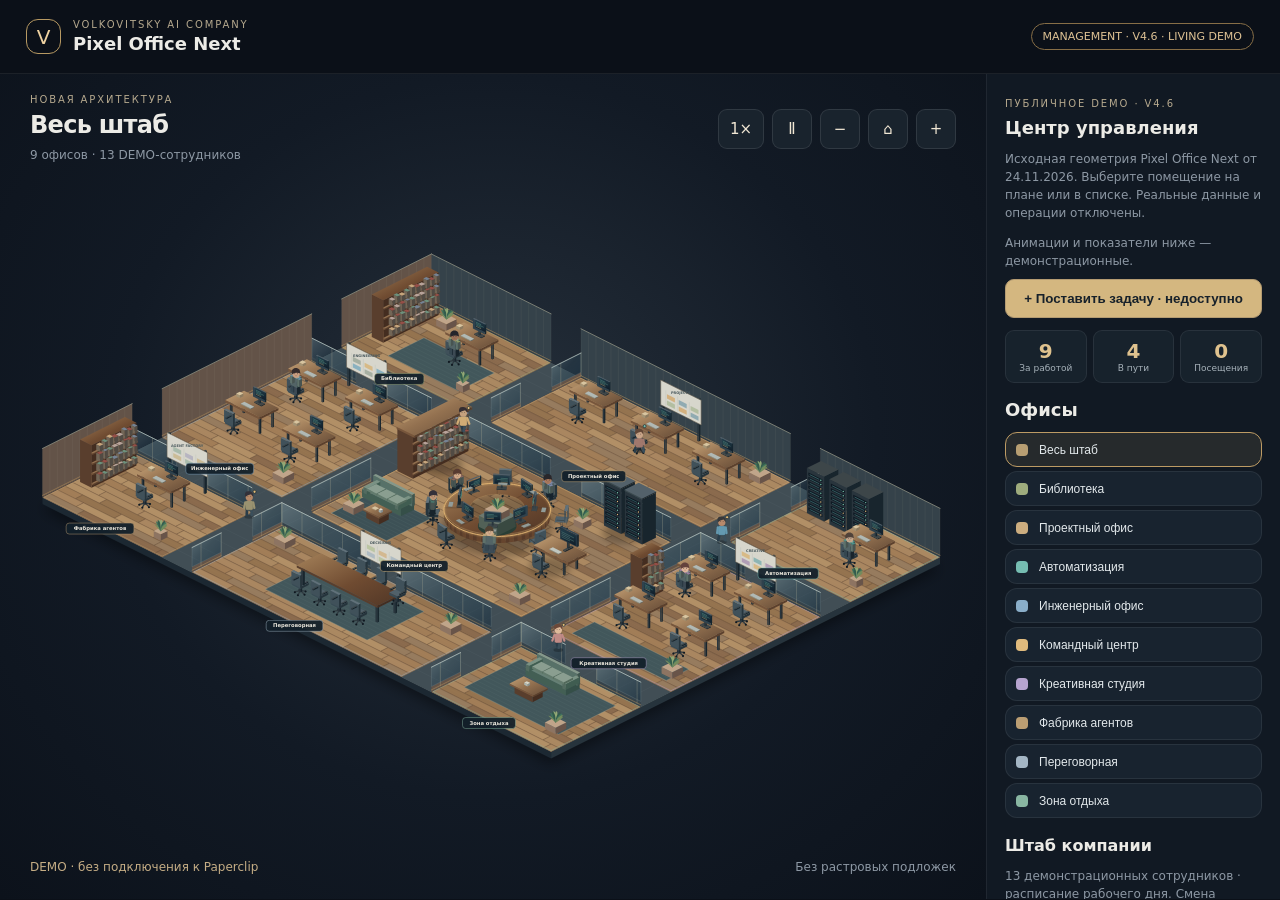
<file: next-v46-living/index.html>
<!doctype html>
<html lang="ru"><head><meta charset="utf-8"><meta name="viewport" content="width=device-width,initial-scale=1"><title>Pixel Office Next — Management V4.6</title>
<style>
:root{color-scheme:dark;font:15px system-ui,-apple-system,sans-serif;background:#0b1018;color:#ecebe6}*{box-sizing:border-box}body{margin:0}header{display:flex;align-items:center;justify-content:space-between;gap:16px;padding:19px 26px;border-bottom:1px solid #ffffff12}.brand{display:flex;align-items:center;gap:12px}.logo{width:35px;height:35px;border:1px solid #b79962;border-radius:12px;display:grid;place-items:center;color:#eed2a1;font-size:20px}.eyebrow{font-size:10px;letter-spacing:.19em;color:#b6a98e;text-transform:uppercase}h1{font-size:18px;margin:3px 0 0;font-weight:600}.tag{border:1px solid #876e46;color:#dec294;border-radius:20px;padding:6px 11px;font-size:11px;white-space:nowrap}main{display:grid;grid-template-columns:minmax(0,1fr) 278px;min-height:calc(100vh - 79px)}.stage{min-width:0;padding:20px;display:flex;flex-direction:column;justify-content:center;background:radial-gradient(ellipse at 50% 44%,#26303b 0%,#121a25 55%,#0c121b 100%)}.stagehead{display:flex;align-items:center;justify-content:space-between;gap:12px;margin:0 10px 4px}.stagehead h2{font-size:24px;letter-spacing:-.03em;font-weight:550;margin:6px 0}.muted{color:#8d98a4;font-size:12px;line-height:1.5}.stage svg{width:100%;height:auto;max-height:76vh;display:block;overflow:visible}.stagefoot{padding:6px 10px 0;display:flex;justify-content:space-between;gap:10px}.sidebar{min-width:0;background:#111923;border-left:1px solid #ffffff10;padding:24px 18px}.sidebar h3{font-size:18px;font-weight:550;margin:8px 0 12px}.sidebar h4{font-size:11px;color:#9aa6b2;letter-spacing:.1em;margin:25px 0 9px}.choice{color:#e2e8eb;background:#18232f;border:1px solid #ffffff12;border-radius:12px;padding:11px 12px;margin:6px 0;width:100%;text-align:left;cursor:pointer;min-height:48px;display:flex;align-items:center;gap:11px}.choice[aria-pressed=true]{border-color:#bd9b64;background:#262a2c}.choice small{display:block;font-size:11px;color:#94a1ad;margin-top:3px}.swatch{width:12px;height:12px;border-radius:4px;flex:none}.detail{padding:14px 0;border-bottom:1px solid #ffffff15;min-height:100px}.detail strong{font-size:16px;font-weight:550}.controls{display:flex;gap:8px}.controls button{font:inherit;border-radius:9px;background:#19232d;color:#f1e7d4;border:1px solid #ffffff19;min-width:40px;min-height:40px;cursor:pointer}.controls button:focus-visible,.choice:focus-visible{outline:2px solid #d5b77b;outline-offset:3px}.person{cursor:pointer}.person:hover .face-light{filter:brightness(1.2)}.blink{animation:blink 3.8s infinite}.status-dot{display:inline-block;width:7px;height:7px;background:#6cc3a5;border-radius:50%;margin-right:7px}@keyframes blink{0%,100%{opacity:.7}50%{opacity:1}}@media(prefers-reduced-motion:reduce){.blink{animation:none}}@media(max-width:740px){header{padding:14px 16px}main{display:block}.stage{padding:16px 8px}.stagehead{margin:0 6px}.stagehead h2{font-size:21px}.stage svg{max-height:none}.sidebar{border-left:0;border-top:1px solid #ffffff12;padding:18px}.stagefoot{flex-wrap:wrap}.tag{font-size:10px}}
html,body{max-width:100%;overflow-x:hidden}.stagehead>div:first-child,.brand>div:last-child{min-width:0}.controls{flex-shrink:0}.stage svg{min-width:0;max-width:100%;overflow:hidden}.detail p{overflow-wrap:anywhere}@media(max-width:480px){header{gap:8px}.brand{gap:8px}.eyebrow{letter-spacing:.12em;font-size:9px}.tag{max-width:105px;white-space:normal;text-align:center}.stagehead{flex-wrap:wrap;gap:8px}.controls{gap:6px}.controls button{min-width:44px;min-height:44px}.stagefoot{font-size:11px}.stagefoot span{max-width:100%}.sidebar{padding:16px}.choice{min-height:48px}}
main{grid-template-columns:minmax(0,1fr) 294px}.stage{justify-content:flex-start;min-height:calc(100vh - 76px)}.stage svg{max-height:calc(100vh - 216px);min-height:300px;flex:1}.sidebar{max-height:calc(100vh - 75px);overflow-y:auto}.zone-choice{min-height:35px;padding:8px 10px;margin:4px 0;font-size:12px}.zone-tag{cursor:pointer}.person.chosen{filter:drop-shadow(0 0 4px #f4d69c)}.zone-tag:focus-visible,.person:focus-visible{outline:2px solid #d5b77b}.controls button{flex-shrink:0}.employee{min-height:46px}.detail{min-height:80px}
@media(max-width:740px){main{display:block}.stage{min-height:auto}.stage svg{min-height:0;max-height:none;height:auto;aspect-ratio:2150/1230}.sidebar{max-height:none;overflow:visible}#zones{display:grid;grid-template-columns:repeat(2,minmax(0,1fr));gap:4px}.zone-choice{margin:0;min-height:44px}.controls{flex-wrap:wrap}.stagehead{align-items:flex-start}}
 .live-summary{display:grid;grid-template-columns:repeat(3,minmax(0,1fr));gap:6px;margin:12px 0 16px}.live-summary>div{border:1px solid #ffffff13;border-radius:9px;padding:8px 5px;background:#17222c;text-align:center}.live-summary strong{display:block;font-size:20px;font-weight:550;color:#dfc28e}.live-summary small{display:block;font-size:9px;line-height:1.25;color:#a6b1b9}.activity-event{display:grid;grid-template-columns:35px minmax(0,1fr);gap:7px;font-size:11px;line-height:1.45;padding:7px 0;border-bottom:1px solid #ffffff0c;color:#cad0d2}.activity-event span:first-child{color:#8998a5;font-variant-numeric:tabular-nums}.employee-state{margin-left:auto;font-size:10px;color:#8fc6b3;flex-shrink:0}.employee-state[data-state=walk]{color:#e5bc78}.employee-state[data-state=visit]{color:#b9acd5}.employee>span:nth-child(2){min-width:0;overflow-wrap:anywhere}.controls button#speed{width:46px}.static-actor .typing-hand{animation:typeHand .48s ease-in-out infinite alternate;transform-box:fill-box;transform-origin:center}@keyframes typeHand{from{transform:translate(0,-.5px)}to{transform:translate(0,1px)}}body.motion-paused .typing-hand,body.motion-paused .blink{animation-play-state:paused}@media(prefers-reduced-motion:reduce){.static-actor .typing-hand{animation:none}}@media(max-width:480px){.controls{gap:5px}.controls button{min-width:39px;min-height:40px}.controls button#speed{width:42px}.employee-state{font-size:9px}}
#source-state{color:#c5ad85}#source-state[data-connected=true]{color:#8fbfae}.live-task{display:flex;align-items:center;justify-content:space-between;gap:8px;padding:8px 0;border-bottom:1px solid #ffffff13;font-size:12px}.live-task span{overflow-wrap:anywhere;min-width:0}.live-task small{color:#9ca9b3}.static-actor:not(.confirmed-working) .typing-hand{animation:none}.static-actor.confirmed-working .typing-hand{animation-play-state:running}.live-summary small{font-size:9px}
[hidden]{display:none!important}.primary{display:block;border:1px solid #b49b72;border-radius:9px;background:#d4b780;color:#17212a;padding:11px 13px;font-weight:650;cursor:pointer}#task-open{width:100%;margin:9px 0 4px}#task-panel{margin:12px 0 0;padding:16px;background:#17232d;border:1px solid #b49b7255;border-radius:13px;max-width:100%;overflow-wrap:anywhere}.task-panel-head{display:flex;justify-content:space-between;align-items:flex-start;gap:12px}.task-panel-head h2{margin:4px 0}.task-panel-head button,.task-actions button:not(.primary){border:1px solid #ffffff24;background:#23323c;border-radius:8px;color:#e6e7e5;min-height:40px;padding:8px 12px;cursor:pointer}#task-form label{display:block;color:#b7c4cc;font-size:12px}#task-form textarea,#task-form select,#task-search,#task-filter{display:block;box-sizing:border-box;width:100%;font:inherit;font-size:13px;color:#e5e4df;background:#0d1821;border:1px solid #ffffff20;border-radius:8px;padding:10px;margin:6px 0 12px;min-width:0}#task-form textarea{resize:vertical;min-height:115px}.task-fields{display:grid;grid-template-columns:minmax(0,2fr) minmax(0,1fr);gap:10px}.task-actions{display:flex;flex-wrap:wrap;gap:8px}.task-actions button:disabled{opacity:.4;cursor:not-allowed}.candidate{padding:9px 11px;border-radius:8px;background:#25323a;border:1px solid #ffffff14;margin:6px 0}.candidate small{display:block;color:#b9c4ca;font-size:11px;margin-top:4px}.draft-preview{font:12px system-ui;white-space:pre-wrap;overflow-wrap:anywhere;background:#111b24;padding:12px;border-radius:8px;max-height:240px;overflow:auto}#task-list{max-height:400px;overflow-y:auto}.task-record{font-size:11px;line-height:1.5;border-bottom:1px solid #ffffff15;padding:8px 0;overflow-wrap:anywhere}.task-record summary{cursor:pointer;color:#d5d8d7}.task-record p{margin:8px 0}.stage:has(#task-panel:not([hidden])) svg{max-height:64vh} @media(max-width:480px){.task-fields{grid-template-columns:1fr}.task-actions .primary{width:100%}#task-panel{padding:12px}.stage:has(#task-panel:not([hidden])) svg{max-height:none}}
#simulation-panel{border-top:1px solid #ffffff24;margin-top:18px;padding-top:14px}#simulation-panel h3{font-size:15px;color:#d7bd90}#simulation-panel button:disabled{opacity:.4;cursor:not-allowed}.sim-check{display:flex;gap:8px;align-items:center;font-size:13px;margin:12px 0}#sim-phrase{display:block;width:100%;padding:9px;background:#0d1821;border:1px solid #ffffff24;color:#eee;border-radius:7px;margin:6px 0 10px}.provider-card{border:1px solid #ffffff20;border-radius:9px;padding:10px;margin:7px 0;background:#19252f}.provider-card strong{font-size:13px;color:#e3d3b4}.provider-card small{display:block;color:#b8c5cc;font-size:11px;line-height:1.5}.provider-card p{font-size:11px;line-height:1.4;margin:5px 0}.provider-card .blocked{color:#d9b783}#quota-board{margin:10px 0 16px}.quota-card{border:1px solid #ffffff20;background:#17232d;border-radius:10px;padding:12px;margin:8px 0;overflow-wrap:anywhere}.quota-card>strong{color:#e7d5b1;font-size:14px}.quota-card small{display:block;color:#b6c4cd;font-size:10px;line-height:1.4}.quota-source{margin-top:4px}.quota-window{margin:12px 0}.quota-row{display:flex;align-items:center;justify-content:space-between;gap:6px;font-size:11px}.quota-row strong{font-size:11px}.quota-track{height:7px;background:#34434c;border-radius:6px;overflow:hidden;margin:5px 0}.quota-fill{height:100%;border-radius:6px}.quota-fill.normal{background:#74ad98}.quota-fill.warn{background:#c99b58}.quota-fill.critical{background:#d16a65}.quota-card .quota-alert{color:#e0ba8c;margin-top:7px}.quota-actions{display:flex;flex-wrap:wrap;gap:7px;margin:6px 0;align-items:center}.quota-actions button,#cursor-quota-form button{color:#dce4e7;background:#253642;border:1px solid #ffffff23;border-radius:7px;padding:8px;font-size:11px;cursor:pointer}.quota-actions a{font-size:11px;color:#e6c28b}#cursor-quota-form{padding:9px;background:#131f28;border-radius:8px}#cursor-quota-form label{display:block;font-size:11px;color:#bfc9ce}#cursor-quota-form input{display:block;width:100%;box-sizing:border-box;min-width:0;background:#0d1821;color:#e7e7e7;border:1px solid #ffffff23;border-radius:6px;padding:8px;margin:5px 0 9px}#quota-refresh-note{font-size:10px;line-height:1.4}#admission-board label{display:block;font-size:11px;color:#bbc6ce}#admission-board select{display:block;width:100%;box-sizing:border-box;background:#14212a;color:#eee;border:1px solid #ffffff23;border-radius:6px;padding:8px;margin:4px 0 8px}#admission-board{margin:15px 0}#admission-result .provider-card{padding:8px}#admission-result .provider-card small{overflow-wrap:anywhere}
:root{color-scheme:dark;font:15px system-ui,-apple-system,sans-serif;background:#0b1018;color:#ecebe6}*{box-sizing:border-box}body{margin:0}header{display:flex;align-items:center;justify-content:space-between;gap:16px;padding:19px 26px;border-bottom:1px solid #ffffff12}.brand{display:flex;align-items:center;gap:12px}.logo{width:35px;height:35px;border:1px solid #b79962;border-radius:12px;display:grid;place-items:center;color:#eed2a1;font-size:20px}.eyebrow{font-size:10px;letter-spacing:.19em;color:#b6a98e;text-transform:uppercase}h1{font-size:18px;margin:3px 0 0;font-weight:600}.tag{border:1px solid #876e46;color:#dec294;border-radius:20px;padding:6px 11px;font-size:11px;white-space:nowrap}main{display:grid;grid-template-columns:minmax(0,1fr) 278px;min-height:calc(100vh - 79px)}.stage{min-width:0;padding:20px;display:flex;flex-direction:column;justify-content:center;background:radial-gradient(ellipse at 50% 44%,#26303b 0%,#121a25 55%,#0c121b 100%)}.stagehead{display:flex;align-items:center;justify-content:space-between;gap:12px;margin:0 10px 4px}.stagehead h2{font-size:24px;letter-spacing:-.03em;font-weight:550;margin:6px 0}.muted{color:#8d98a4;font-size:12px;line-height:1.5}.stage svg{width:100%;height:auto;max-height:76vh;display:block;overflow:visible}.stagefoot{padding:6px 10px 0;display:flex;justify-content:space-between;gap:10px}.sidebar{min-width:0;background:#111923;border-left:1px solid #ffffff10;padding:24px 18px}.sidebar h3{font-size:18px;font-weight:550;margin:8px 0 12px}.sidebar h4{font-size:11px;color:#9aa6b2;letter-spacing:.1em;margin:25px 0 9px}.choice{color:#e2e8eb;background:#18232f;border:1px solid #ffffff12;border-radius:12px;padding:11px 12px;margin:6px 0;width:100%;text-align:left;cursor:pointer;min-height:48px;display:flex;align-items:center;gap:11px}.choice[aria-pressed=true]{border-color:#bd9b64;background:#262a2c}.choice small{display:block;font-size:11px;color:#94a1ad;margin-top:3px}.swatch{width:12px;height:12px;border-radius:4px;flex:none}.detail{padding:14px 0;border-bottom:1px solid #ffffff15;min-height:100px}.detail strong{font-size:16px;font-weight:550}.controls{display:flex;gap:8px}.controls button{font:inherit;border-radius:9px;background:#19232d;color:#f1e7d4;border:1px solid #ffffff19;min-width:40px;min-height:40px;cursor:pointer}.controls button:focus-visible,.choice:focus-visible{outline:2px solid #d5b77b;outline-offset:3px}.person{cursor:pointer}.person:hover .face-light{filter:brightness(1.2)}.blink{animation:blink 3.8s infinite}.status-dot{display:inline-block;width:7px;height:7px;background:#6cc3a5;border-radius:50%;margin-right:7px}@keyframes blink{0%,100%{opacity:.7}50%{opacity:1}}@media(prefers-reduced-motion:reduce){.blink{animation:none}}@media(max-width:740px){header{padding:14px 16px}main{display:block}.stage{padding:16px 8px}.stagehead{margin:0 6px}.stagehead h2{font-size:21px}.stage svg{max-height:none}.sidebar{border-left:0;border-top:1px solid #ffffff12;padding:18px}.stagefoot{flex-wrap:wrap}.tag{font-size:10px}}
html,body{max-width:100%;overflow-x:hidden}.stagehead>div:first-child,.brand>div:last-child{min-width:0}.controls{flex-shrink:0}.stage svg{min-width:0;max-width:100%;overflow:hidden}.detail p{overflow-wrap:anywhere}@media(max-width:480px){header{gap:8px}.brand{gap:8px}.eyebrow{letter-spacing:.12em;font-size:9px}.tag{max-width:105px;white-space:normal;text-align:center}.stagehead{flex-wrap:wrap;gap:8px}.controls{gap:6px}.controls button{min-width:44px;min-height:44px}.stagefoot{font-size:11px}.stagefoot span{max-width:100%}.sidebar{padding:16px}.choice{min-height:48px}}
main{grid-template-columns:minmax(0,1fr) 294px}.stage{justify-content:flex-start;min-height:calc(100vh - 76px)}.stage svg{max-height:calc(100vh - 216px);min-height:300px;flex:1}.sidebar{max-height:calc(100vh - 75px);overflow-y:auto}.zone-choice{min-height:35px;padding:8px 10px;margin:4px 0;font-size:12px}.zone-tag{cursor:pointer}.person.chosen{filter:drop-shadow(0 0 4px #f4d69c)}.zone-tag:focus-visible,.person:focus-visible{outline:2px solid #d5b77b}.controls button{flex-shrink:0}.employee{min-height:46px}.detail{min-height:80px}
@media(max-width:740px){main{display:block}.stage{min-height:auto}.stage svg{min-height:0;max-height:none;height:auto;aspect-ratio:2150/1230}.sidebar{max-height:none;overflow:visible}#zones{display:grid;grid-template-columns:repeat(2,minmax(0,1fr));gap:4px}.zone-choice{margin:0;min-height:44px}.controls{flex-wrap:wrap}.stagehead{align-items:flex-start}}
 .live-summary{display:grid;grid-template-columns:repeat(3,minmax(0,1fr));gap:6px;margin:12px 0 16px}.live-summary>div{border:1px solid #ffffff13;border-radius:9px;padding:8px 5px;background:#17222c;text-align:center}.live-summary strong{display:block;font-size:20px;font-weight:550;color:#dfc28e}.live-summary small{display:block;font-size:9px;line-height:1.25;color:#a6b1b9}.activity-event{display:grid;grid-template-columns:35px minmax(0,1fr);gap:7px;font-size:11px;line-height:1.45;padding:7px 0;border-bottom:1px solid #ffffff0c;color:#cad0d2}.activity-event span:first-child{color:#8998a5;font-variant-numeric:tabular-nums}.employee-state{margin-left:auto;font-size:10px;color:#8fc6b3;flex-shrink:0}.employee-state[data-state=walk]{color:#e5bc78}.employee-state[data-state=visit]{color:#b9acd5}.employee>span:nth-child(2){min-width:0;overflow-wrap:anywhere}.controls button#speed{width:46px}.static-actor .typing-hand{animation:typeHand .48s ease-in-out infinite alternate;transform-box:fill-box;transform-origin:center}@keyframes typeHand{from{transform:translate(0,-.5px)}to{transform:translate(0,1px)}}body.motion-paused .typing-hand,body.motion-paused .blink{animation-play-state:paused}@media(prefers-reduced-motion:reduce){.static-actor .typing-hand{animation:none}}@media(max-width:480px){.controls{gap:5px}.controls button{min-width:39px;min-height:40px}.controls button#speed{width:42px}.employee-state{font-size:9px}}

.static-actor:not(.confirmed-working) .typing-hand{animation:typeHand .48s ease-in-out infinite alternate}.motion-paused .typing-hand,.motion-paused .blink{animation-play-state:paused!important}@media(prefers-reduced-motion:reduce){.static-actor .typing-hand,.blink{animation:none!important}}
</style><meta name="robots" content="noindex,nofollow,noarchive"><meta http-equiv="Content-Security-Policy" content="default-src 'none'; script-src 'unsafe-inline'; style-src 'unsafe-inline'; img-src data:; connect-src 'none'; object-src 'none'; base-uri 'none'; form-action 'none'"></head><body>
<header><div class="brand"><div class="logo">V</div><div><div class="eyebrow">VOLKOVITSKY AI COMPANY</div><h1>Pixel Office Next</h1></div></div><div class="tag">MANAGEMENT · V4.6 · LIVING DEMO</div></header>
<main><section class="stage"><div class="stagehead"><div><div class="eyebrow">Новая архитектура</div><h2 id="scope">Весь штаб</h2><span class="muted"><span id="headline">9 офисов · 13 DEMO-сотрудников</span></span></div><div class="controls"><button id="speed" aria-label="Скорость анимации">1×</button><button id="motion" aria-label="Приостановить движение">Ⅱ</button><button id="minus" aria-label="Уменьшить">−</button><button id="reset" aria-label="Вписать сцену">⌂</button><button id="plus" aria-label="Увеличить">+</button></div></div>
<svg id="scene" viewBox="-35 0 2150 1230" role="img" aria-label="Интерактивный изометрический штаб из девяти помещений" xmlns="http://www.w3.org/2000/svg"><defs>
<linearGradient id="wood" x1="0" y1="0" x2="1" y2="1"><stop stop-color="#c4a176"/><stop offset=".48" stop-color="#937150"/><stop offset="1" stop-color="#644b37"/></linearGradient>
<linearGradient id="walnut" x1="0" y1="0" x2="1" y2="1"><stop stop-color="#a5825a"/><stop offset=".55" stop-color="#6f4b31"/><stop offset="1" stop-color="#503626"/></linearGradient>
<linearGradient id="glass" x1="0" y1="0" x2=".9" y2="1"><stop stop-color="#9fbbc3" stop-opacity=".55"/><stop offset=".5" stop-color="#315568" stop-opacity=".42"/><stop offset="1" stop-color="#162d3e" stop-opacity=".9"/></linearGradient>
<linearGradient id="screen" x1="0" y1="0" x2="0" y2="1"><stop stop-color="#213e4b"/><stop offset="1" stop-color="#101d29"/></linearGradient>
<linearGradient id="slate" x1="0" y1="0" x2="1" y2="1"><stop stop-color="#3c4b52"/><stop offset="1" stop-color="#202d36"/></linearGradient>
<radialGradient id="lamp"><stop stop-color="#ffc86d" stop-opacity=".28"/><stop offset="1" stop-color="#ffc86d" stop-opacity="0"/></radialGradient>
<filter id="soft" x="-100%" y="-100%" width="300%" height="300%"><feGaussianBlur stdDeviation="9"/></filter>
<filter id="drop" x="-40%" y="-40%" width="180%" height="200%"><feDropShadow dx="0" dy="14" stdDeviation="14" flood-color="#000" flood-opacity=".42"/></filter>
<filter id="glow" x="-80%" y="-80%" width="260%" height="260%"><feGaussianBlur stdDeviation="2.3" result="blur"/><feMerge><feMergeNode in="blur"/><feMergeNode in="SourceGraphic"/></feMerge></filter>
</defs><g id="world"></g></svg>
<div class="stagefoot muted"><span id="source-state" role="status">DEMO · без подключения к Paperclip</span><span>Без растровых подложек</span></div></section>
<aside class="sidebar"><div class="eyebrow">Публичное DEMO · V4.6</div><h3>Центр управления</h3>
<p class="muted">Исходная геометрия Pixel Office Next от 24.11.2026. Выберите помещение на плане или в списке. Реальные данные и операции отключены.</p>
<div id="source-time" class="muted">Анимации и показатели ниже — демонстрационные.</div>
<button id="task-open" class="primary" disabled title="Только визуальный просмотр">+ Поставить задачу · недоступно</button>
<div class="live-summary"><div><strong id="work-count">—</strong><small>За работой</small></div><div><strong id="walk-count">—</strong><small>В пути</small></div><div><strong id="visit-count">—</strong><small>Посещения</small></div></div>
<h3>Офисы</h3><div id="zones"></div><div class="detail" id="detail"><strong>Штаб компании</strong><p class="muted">Выберите офис.</p></div>
<h3>Сотрудники</h3><p class="muted">13 условных персонажей · не реальные статусы.</p><div id="people"></div><h3>События · DEMO</h3><div id="activity-log"></div>
<section id="quota-board" aria-label="Контроль лимитов"><h4>ЛИМИТЫ · DEMO (не реальные квоты)</h4><div id="codex-quota" class="quota-card">Получение лимитов Codex…</div><div id="cursor-quota" class="quota-card"></div><div class="quota-actions"><button type="button" id="quota-refresh">Обновить пример</button></div><div class="quota-actions"><button type="button" id="cursor-edit">Ввести пример Cursor</button><button type="button" id="cursor-clear">Сбросить снимок</button></div><form id="cursor-quota-form" hidden><label>Cursor Models · использовано, %<input id="cursor-own" type="number" required min="0" max="100" step="0.1"></label><label>Other Models · использовано, %<input id="cursor-other" type="number" required min="0" max="100" step="0.1"></label><label>Дата сброса (необязательно)<input id="cursor-reset" type="datetime-local"></label><button type="submit">Применить пример</button><small id="cursor-message"></small></form><p id="quota-refresh-note" class="muted" role="status"></p></section><h3>Исполнители</h3><div class="quota-card">ChatGPT · Codex · Cursor · Grok Bot · OpenRouter / OmniRoute<br><small class="muted">Статусы и квоты не отображаются в публичной версии.</small></div>
<section><h4>GROK BOT · НЕДЕЛЬНЫЙ ЛИМИТ (пример)</h4><div class="quota-card"><div class="quota-row"><span>Осталось</span><strong>65%</strong></div><div class="quota-track"><div class="quota-fill normal" style="width:35%"></div></div><small>Использовано 35% · условное значение</small></div></section><h3>Задачи и согласования</h3><div class="quota-card">Доступны только в защищённой рабочей версии.</div>
</aside></main>
<script>
/* HQ Expansion: pure SVG geometry; no external resources. */
const root=document.querySelector('#world'),svg=document.querySelector('#scene');
let W=root,ox=0,oy=0;
// Navigation geometry is derived from the same furniture and wall drawing calls.
const obstacles=[],seatAnchors=new Map(),seatFacings=new Map();let seatOwner=null,recordGeometry=true;
const seatKey=(x,y)=>'chair:'+x.toFixed(2)+':'+y.toFixed(2);
function rectObstacle(x,y,rx,ry,owner=seatOwner){obstacles.push({kind:'rect',x,y,rx,ry,owner})}
function circleObstacle(x,y,r){obstacles.push({kind:'circle',x,y,r,owner:null})}
function recordBox(x,y,z,a,b,h,rot){
 if(!recordGeometry||z>=1.85||z+h<=.025)return;
 const c=Math.abs(Math.cos(rot)),s=Math.abs(Math.sin(rot));
 rectObstacle(x+ox,y+oy,(a*c+b*s)/2,(a*s+b*c)/2);
}
const clearance=.18,gridStep=.25;
function obstacleIndex(){
 const bins=new Map();
 for(const o of obstacles){const rx=(o.rx??o.r)+clearance,ry=(o.ry??o.r)+clearance;
  for(let x=Math.floor(o.x-rx);x<=Math.floor(o.x+rx);x++)for(let y=Math.floor(o.y-ry);y<=Math.floor(o.y+ry);y++){
   const k=x+','+y;if(!bins.has(k))bins.set(k,[]);bins.get(k).push(o);
  }
 }
 return bins;
}
let navBins;
function allowedSeats(a){const ids=new Set();if(a.homeSeat)ids.add(seatKey(...a.home));if(a.visitSeat)ids.add(a.id==='eva'?'lounge-sofa':seatKey(...a.visit));return ids}
function blocked(x,y,ignored=new Set()){
 if(x<clearance||y<clearance||x>34-clearance||y>26-clearance)return true;
 for(const o of navBins.get(Math.floor(x)+','+Math.floor(y))||[]){
  if(o.owner&&ignored.has(o.owner))continue;
  if(o.kind==='circle'){if(Math.hypot(x-o.x,y-o.y)<o.r+clearance)return true}
  else if(Math.abs(x-o.x)<o.rx+clearance&&Math.abs(y-o.y)<o.ry+clearance)return true;
 }
 return false;
}
function clearSegment(a,b,ignored){const n=Math.max(1,Math.ceil(Math.hypot(a[0]-b[0],a[1]-b[1])/.045));for(let i=0;i<=n;i++){const t=i/n;if(blocked(a[0]+(b[0]-a[0])*t,a[1]+(b[1]-a[1])*t,ignored))return false}return true}
function findRoute(a){
 const ignored=allowedSeats(a);
 if(a.homeSeat&&!seatAnchors.has(seatKey(...a.home)))throw Error('Missing home seat '+a.id);
 if(a.visitSeat&&!seatAnchors.has(a.id==='eva'?'lounge-sofa':seatKey(...a.visit)))throw Error('Missing visit seat '+a.id);
 const nx=137,ny=105,sz=nx*ny,idx=(x,y)=>y*nx+x,world=i=>[(i%nx)*gridStep,Math.floor(i/nx)*gridStep];
 const usable=new Uint8Array(sz);for(let i=0;i<sz;i++){const [x,y]=world(i);usable[i]=!blocked(x,y,ignored)}
 function nearest(p){let best=-1,d=Infinity;const xx=Math.round(p[0]/gridStep),yy=Math.round(p[1]/gridStep);for(let x=Math.max(0,xx-5);x<=Math.min(nx-1,xx+5);x++)for(let y=Math.max(0,yy-5);y<=Math.min(ny-1,yy+5);y++){const i=idx(x,y),q=world(i),dist=Math.hypot(q[0]-p[0],q[1]-p[1]);if(usable[i]&&dist<d&&clearSegment(p,q,ignored)){best=i;d=dist}}return best}
 const start=nearest(a.home),end=nearest(a.visit);
 if(start<0||end<0)throw Error('Blocked endpoint '+a.id+' home='+start+' visit='+end);
 const prev=new Int32Array(sz).fill(-1),queue=new Int32Array(sz);let head=0,tail=0;prev[start]=start;queue[tail++]=start;
 while(head<tail&&prev[end]<0){const i=queue[head++],x=i%nx,y=Math.floor(i/nx);for(const [dx,dy] of [[1,0],[-1,0],[0,1],[0,-1]]){const xx=x+dx,yy=y+dy;if(xx<0||yy<0||xx>=nx||yy>=ny)continue;const j=idx(xx,yy);if(prev[j]!==-1||!usable[j]||!clearSegment(world(i),world(j),ignored))continue;prev[j]=i;queue[tail++]=j}}
 if(prev[end]<0)throw Error('No route '+a.id);
 const reverse=[];for(let i=end;;i=prev[i]){reverse.push(world(i));if(i===start)break}
 const raw=[a.home,...reverse.reverse(),a.visit],result=[raw[0]];let i=0;
 while(i<raw.length-1){let j=raw.length-1;while(j>i+1&&!clearSegment(raw[i],raw[j],ignored))j--;result.push(raw[j]);i=j}
 // Seat footprint exclusions are permitted only next to assigned endpoints.
 if(!result.slice(1).every((p,i)=>clearSegment(result[i],p,ignored)))throw Error('Unsafe route '+a.id);
 return result.filter((p,i)=>i===0||Math.hypot(p[0]-result[i-1][0],p[1]-result[i-1][1])>.0001);
}
function verifyNavigation(){
 return schedules.map(a=>{const ignore=allowedSeats(a),violations=[];let length=0;
 for(let i=1;i<a.points.length;i++){const p=a.points[i-1],q=a.points[i],l=Math.hypot(q[0]-p[0],q[1]-p[1]);length+=l;
  for(let j=0,n=Math.max(1,Math.ceil(l/.025));j<=n;j++){const t=j/n,x=p[0]+(q[0]-p[0])*t,y=p[1]+(q[1]-p[1])*t;
   if(blocked(x,y,ignore))violations.push('obstacle '+i);
   // Any seat exclusion is legitimate only within a small endpoint envelope.
   if(blocked(x,y)&&Math.min(Math.hypot(x-a.home[0],y-a.home[1]),Math.hypot(x-a.visit[0],y-a.visit[1]))>(a.id==='eva'?1.35:.8))violations.push('seat-crossing '+i);
  }
 }
 return {id:a.id,segments:a.points.length-1,length:Math.round(length*100)/100,violations:[...new Set(violations)]};
 })
}

const NS='http://www.w3.org/2000/svg';
const P=(x,y,z=0)=>[900+(x+ox-y-oy)*34,145+(x+ox+y+oy)*17-z*43];
const pt=a=>a.map(v=>v.toFixed(2)).join(',');
const el=(tag,attrs={},parent=W)=>{let n=document.createElementNS(NS,tag);for(const[k,v]of Object.entries(attrs))n.setAttribute(k,v);parent.append(n);return n};
const group=(p=W,attrs={})=>el('g',attrs,p);
const polygon=(points,fill,p=W,attrs={})=>el('polygon',{points:points.map(pt).join(' '),fill,...attrs},p);
const poly=(vertices,fill,p=W,attrs={})=>polygon(vertices.map(v=>P(...v)),fill,p,attrs);
const line=(a,b,color,width=1,p=W,attrs={})=>{const A=P(...a),B=P(...b);return el('line',{x1:A[0],y1:A[1],x2:B[0],y2:B[1],stroke:color,'stroke-width':width,'stroke-linecap':'round',...attrs},p)};
const path=(d,fill,p=W,attrs={})=>el('path',{d,fill,...attrs},p);
const circ=(x,y,r,fill,p=W,attrs={})=>el('circle',{cx:x,cy:y,r,fill,...attrs},p);
const ellipse=(x,y,rx,ry,fill,p=W,attrs={})=>el('ellipse',{cx:x,cy:y,rx,ry,fill,...attrs},p);
function box(x,y,z,a,b,h,colors,p=W,rot=0){
 recordBox(x,y,z,a,b,h,rot);
 const c=Math.cos(rot),s=Math.sin(rot),q=(u,v,w)=>[x+u*c-v*s,y+u*s+v*c,z+w];
 const A=q(-a/2,-b/2,0),B=q(a/2,-b/2,0),C=q(a/2,b/2,0),D=q(-a/2,b/2,0),E=q(-a/2,-b/2,h),F=q(a/2,-b/2,h),G=q(a/2,b/2,h),H=q(-a/2,b/2,h);
 const [top,right,left]=colors;const faces=[{v:[A,B,F,E],c:left,dy:-c-s},{v:[B,C,G,F],c:right,dy:c+s},{v:[C,D,H,G],c:left,dy:c-s},{v:[D,A,E,H],c:right,dy:-c+s}];
 faces.filter(f=>f.dy>0).forEach(f=>poly(f.v,f.c,p));poly([E,F,G,H],top,p);return [E,F,G,H];
}
const rnd=i=>{let x=Math.sin(i*127.1+91.73)*43758.5453;return x-Math.floor(x)};
function groundShadow(x,y,rx,ry,alpha=.26){const [a,b]=P(x,y,.015);ellipse(a,b,rx,ry,'#000',W,{opacity:alpha,filter:'url(#soft)'})}
function ringPoints(cx,cy,z,r,n=80,start=0,end=Math.PI*2){return Array.from({length:n+1},(_,i)=>{const a=start+(end-start)*i/n;return P(cx+r*Math.cos(a),cy+r*Math.sin(a),z)})}
function pathPoints(ps){return 'M'+ps.map(pt).join(' L')+' Z'}
const palette=['#94734f','#a17d57','#a98660','#8a6a4d','#b18f66','#967b5e','#aa8861'];
const dark=['#3d4649','#18252d','#29353d'],wood=['url(#wood)','#5b402d','#77563c'],walnut=['url(#walnut)','#442d20','#593e2d'];
function plant(x,y,z=0,r=.27,p=W){box(x,y,z,r*1.7,r*1.7,.34,['#c0a58a','#685449','#8d7462'],p);const [a,b]=P(x,y,z+.32);for(let i=0;i<9;i++){let ang=i*2.4,dx=Math.cos(ang)*(10+r*16),dy=-14-Math.abs(Math.sin(ang))*13;path('M'+a+','+b+' Q'+(a+dx*.45-5)+','+(b+dy*.7)+' '+(a+dx)+','+(b+dy)+' Q'+(a+dx*.8+7)+','+(b+dy*.9)+' '+a+','+b,['#748c5d','#3f745d','#92a975','#335b4c'][i%4],p)}}
function chair(x,y,a,p=W){const old=seatOwner;seatOwner=seatKey(x+ox,y+oy);seatAnchors.set(seatOwner,[x+ox,y+oy]);seatFacings.set(seatOwner,a);rectObstacle(x+ox,y+oy,.34,.34);try{return chairGeometry(x,y,a,p)}finally{seatOwner=old}}
function chairGeometry(x,y,a,p=W){const c=Math.cos(a),s=Math.sin(a),q=(u,v,z)=>[x+u*c-v*s,y+u*s+v*c,z];const B=(u,v,z,w,d,h,col)=>box(...q(u,v,z),w,d,h,col,p,a);
for(let j=0;j<5;j++){let t=j*Math.PI*2/5;line(q(0,0,.17),q(Math.cos(t)*.27,Math.sin(t)*.27,.075),'#303a40',3,p);const w=P(...q(Math.cos(t)*.27,Math.sin(t)*.27,.055));circ(...w,2.4,'#101921',p)}
B(0,0,.12,.11,.11,.35,dark);B(0,0,.46,.55,.55,.13,['#51616a','#26343c','#394b55']);B(0,.25,.56,.58,.14,.65,['#61717a','#26353d','#40515a']);B(-.31,0,.65,.065,.34,.07,dark);B(.31,0,.65,.065,.34,.07,dark)}
const roster=[
{id:'ada',name:'Ада',role:'Координация штаба',color:'#48796e',skin:'#bf9777',hair:'#34313a',a:2.25,zone:'command'},
{id:'eli',name:'Эли',role:'Аналитика',color:'#8c665e',skin:'#d1a989',hair:'#583b31',a:3.65,zone:'command'},
{id:'cleo',name:'Клео',role:'Продукт и дизайн',color:'#7d88a8',skin:'#aa795d',hair:'#28272b',a:5.1,zone:'command'},
{id:'dan',name:'Дан',role:'Инженерия',color:'#baa277',skin:'#d2ad8c',hair:'#504132',a:.9,zone:'command'},
{id:'leo',name:'Лео',role:'Разработка',color:'#648fa2',skin:'#cb9f81',hair:'#362c2c',zone:'engineering'},
{id:'mia',name:'Миа',role:'Проектный офис',color:'#a0786d',skin:'#c8a488',hair:'#624737',zone:'projects',walker:true},
{id:'nia',name:'Ниа',role:'База знаний',color:'#8d9b69',skin:'#9c7158',hair:'#25252b',zone:'library'},
{id:'max',name:'Макс',role:'Автоматизация',color:'#4b938b',skin:'#c5a78c',hair:'#50423a',zone:'automation'},
{id:'ira',name:'Ира',role:'Медиапроизводство',color:'#987d9f',skin:'#dfb69a',hair:'#64423c',zone:'creative'},
{id:'kai',name:'Кай',role:'Фабрика агентов',color:'#9a9270',skin:'#b58868',hair:'#333139',zone:'hr',walker:true},
{id:'lin',name:'Лин',role:'Планирование',color:'#d0ac75',skin:'#c5a17e',hair:'#342d31',zone:'projects',walker:true},
{id:'sam',name:'Сэм',role:'Техническая координация',color:'#6499b0',skin:'#b8896b',hair:'#36383a',zone:'engineering',walker:true},
{id:'eva',name:'Ева',role:'Внутренние коммуникации',color:'#c18b86',skin:'#dfba9b',hair:'#6b493a',zone:'command',walker:true}
];

function human(x,y,z,a,r,p){const g=group(p,{class:'person static-actor','data-id':r.id,role:'button',tabindex:'0','aria-label':r.name});const c=Math.cos(a),s=Math.sin(a),q=(u,v,w)=>[x+u*c-v*s,y+u*s+v*c,z+w];const B=(u,v,w,ww,dd,h,col)=>box(...q(u,v,w),ww,dd,h,col,g,a);
const hip=z?0:0;
B(-.12,.03,hip,.19,.24,.40,['#263643','#16232e','#354650']);B(.12,.03,hip,.19,.24,.4,['#303d48','#18242c','#3d4a54']);
B(0,0,.35,.43,.31,.47,[r.color,'#354b4b','#536466']);B(0,-.164,.67,.13,.025,.11,['#c9c5b4','#63706a','#9baba0']);const armStart=g.children.length;B(-.24,0,.39,.14,.18,.38,[r.color,'#485451','#5f726b']);B(.24,0,.39,.14,.18,.38,[r.color,'#485451','#5f726b']);[...g.children].slice(armStart).forEach(n=>n.classList.add('typing-hand'));
const h=P(...q(0,-.005,.97));const [hx,hy]=h;ellipse(hx,hy,8.8,10.6,r.skin,g,{class:'face-light'});path('M'+(hx-9)+','+(hy+2)+' C'+(hx-14)+','+(hy-11)+' '+(hx+1)+','+(hy-17)+' '+(hx+8)+','+(hy-8)+' L'+(hx+10)+','+(hy+1)+' Q'+(hx+1)+','+(hy-4)+' '+(hx-9)+','+(hy+2),r.hair,g);circ(hx-3,hy+1,1,'#302b2a',g);circ(hx+3,hy+1,1,'#302b2a',g);path('M'+(hx-2)+','+(hy+5)+' q2,1 4,0','none',g,{stroke:'#785d50','stroke-width':.8});
g.addEventListener('click',()=>select(r.id));g.addEventListener('keydown',e=>{if(e.key==='Enter'||e.key===' '){e.preventDefault();select(r.id)}});return g}
function monitor(x,y,theta,p){const a=theta-Math.PI/2,c=Math.cos(a),s=Math.sin(a),q=(u,v,z)=>[x+u*c-v*s,y+u*s+v*c,z];box(x,y,1.03,.47,.25,.055,dark,p,a);box(x,y,1.08,.08,.08,.29,dark,p,a);box(x,y,1.27,.8,.09,.51,['#52606a','#14252e','#2f424d'],p,a);poly([q(-.34,-.049,1.32),q(.34,-.049,1.32),q(.34,-.049,1.72),q(-.34,-.049,1.72)],'url(#screen)',p);for(let i=0;i<4;i++)line(q(-.28,-.052,1.39+i*.072),q(-.28+(i===2?.48:.31),-.052,1.39+i*.072),i===0?'#d9b67a':'#6fb29c',1.1,p,{opacity:.75})}
const zones=[
{id:'library',name:'Библиотека',en:'Knowledge Library',x:0,y:0,w:8,h:6,accent:'#9eac7d',desc:'Память, исследования и база знаний.'},
{id:'projects',name:'Проектный офис',en:'Project Office',x:10,y:0,w:14,h:6,accent:'#ccad7f',desc:'Планирование и координация проектов.'},
{id:'automation',name:'Автоматизация',en:'Automation Lab',x:26,y:0,w:8,h:6,accent:'#76bdb2',desc:'Оркестрация, серверы и инфраструктура.'},
{id:'engineering',name:'Инженерный офис',en:'Engineering Office',x:0,y:8,w:8,h:10,accent:'#8aaec9',desc:'Разработка, тестирование и техническая приёмка.'},
{id:'command',name:'Командный центр',en:'Command Studio',x:10,y:8,w:14,h:10,accent:'#e0bb7d',desc:'Утверждённая композиция штаба: круглый стол, библиотека и рабочие места.'},
{id:'creative',name:'Креативная студия',en:'Creative Studio',x:26,y:8,w:8,h:10,accent:'#b6a4cf',desc:'Дизайн, видео и медиапроизводство.'},
{id:'hr',name:'Фабрика агентов',en:'HR / Agent Factory',x:0,y:20,w:8,h:6,accent:'#bb9e73',desc:'Подбор ролей, обучение и создание агентов.'},
{id:'meeting',name:'Переговорная',en:'Meeting Room',x:10,y:20,w:14,h:6,accent:'#a4b6c5',desc:'Совещания и согласования.'},
{id:'lounge',name:'Зона отдыха',en:'Lounge',x:26,y:20,w:8,h:6,accent:'#89b6a2',desc:'Неформальное общение и отдых.'}
];
const zmap=Object.fromEntries(zones.map(z=>[z.id,z]));
let selectedZone=null,selectedPerson=null,paused=matchMedia('(prefers-reduced-motion: reduce)').matches,sim=0,zoom=1,currentView=[-35,0,2150,1230];
const layer=group(root,{id:'base-layer'});W=layer;
poly([[0,0,-.3],[34,0,-.3],[34,26,-.3],[0,26,-.3]],'#0b1119',layer,{filter:'url(#drop)'});
poly([[34,0,0],[34,26,0],[34,26,-.34],[34,0,-.34]],'#26333c',layer);
poly([[0,26,0],[34,26,0],[34,26,-.34],[0,26,-.34]],'#1c2832',layer);
poly([[0,0,0],[34,0,0],[34,26,0],[0,26,0]],'#536063',layer);
for(const x of [8,24]){poly([[x,0,.003],[x+2,0,.003],[x+2,26,.003],[x,26,.003]],'#414e55',layer);for(let i=1;i<26;i++)line([x+.1,i,.01],[x+1.9,i,.01],'#728082',.6,layer,{opacity:.38})}
for(const y of [6,18]){poly([[0,y,.006],[34,y,.006],[34,y+2,.006],[0,y+2,.006]],'#414e55',layer);for(let i=1;i<34;i++)line([i,y+.12,.01],[i,y+1.88,.01],'#728082',.6,layer,{opacity:.38})}
for(const z of zones){ox=z.x;oy=z.y;const g=group(layer,{'data-floor':z.id});
 poly([[0,0,.01],[z.w,0,.01],[z.w,z.h,.01],[0,z.h,.01]],'#957352',g);
 for(let j=0;j<z.h*2;j++){let y=j*.5,x=0,k=0;while(x<z.w-.001){let end=Math.min(z.w,x+(k===0?1.2+(j%3)*.55:2.6));poly([[x,y,.018],[end-.018,y,.018],[end-.018,y+.482,.018],[x,y+.482,.018]],palette[Math.floor(rnd(j*19+k+z.x*31+z.y*17)*palette.length)],g,{stroke:'#261f1a','stroke-width':'.3'});line([x+.12,y+.21,.021],[Math.max(x+.12,end-.1),y+.21,.021],'#f0cf9a',.3,g,{opacity:.16});x=end;k++}}
 poly([[.05,.05,.03],[z.w-.05,.05,.03],[z.w-.05,z.h-.05,.03],[.05,z.h-.05,.03]],'none',g,{stroke:z.accent,'stroke-width':1.5,opacity:.65});
}
ox=oy=0;
const roomLayer=group(root,{id:'rooms'}),roomGroups={};
function partition(z){
 const g=group(W),h=1.32;
 // Full-height external back walls; low cutaway glazing inside. Doors are kept open.
 for(const side of ['north','west']){
  const length=side==='north'?z.w:z.h,external=side==='north'?z.y===0:z.x===0,ht=external?2.6:h;
  const q=(t,v)=>side==='north'?[t,0,v]:[0,t,v];
  const segments=external?[[0,length]]:[[0,Math.max(0,length/2-1.05)],[length/2+1.05,length]];
  for(const [a,b]of segments){
   if(side==='north')rectObstacle(ox+(a+b)/2,oy,(b-a)/2,.055,null);
   else rectObstacle(ox,oy+(a+b)/2,.055,(b-a)/2,null);
   poly([q(a,.02),q(b,.02),q(b,external?ht:.29),q(a,external?ht:.29)],side==='north'?'#35424a':'#635348',g);
   if(!external)poly([q(a,.3),q(b,.3),q(b,ht),q(a,ht)],'url(#glass)',g,{opacity:.58,stroke:'#94adaf','stroke-width':.7});
   for(let t=a;t<=b+.01;t+=external?.5:1.35)line(q(t,.1),q(t,ht),'#adab94',external?.65:1.1,g,{opacity:external?.27:.61});
   line(q(a,ht),q(b,ht),external?'#8c8e81':'#b3c1be',1.8,g);
   line(q(a,.12),q(b,.12),'#ba955c',1.1,g);
  }
 }
 return g;
}
function desk(x,y,p=W,wide=2.3){
 for(const a of [-wide/2+.19,wide/2-.19])for(const b of [-.42,.42])box(x+a,y+b,0,.09,.09,.88,dark,p);
 box(x,y,.88,wide,1.25,.12,wood,p);monitor(x+.28,y-.24,Math.PI/2,p);
 box(x,y+.29,1.01,.66,.24,.04,['#b0b9b5','#5d696b','#87978f'],p);
 box(x-wide/2+.24,y-.1,1.01,.24,.24,.14,['#d7c5a0','#8c7b60','#a49475'],p);
}
function shelf(x,y,n,p=W){
 box(x,y,0,.77,n,2.25,walnut,p);
 for(let i=0;i<4;i++){let z=.17+i*.54;box(x+.43,y,z,.11,n,.07,wood,p);for(let j=0;j<Math.floor(n/.33)-1;j++){let yy=y-n/2+.22+j*.33;box(x+.46,yy,z+.07,.24,.18+rnd(j)*.08,.27+rnd(i*27+j)*.18,[['#6d917d','#c6a67d','#758394','#954f48','#b7a39a'][Math.floor(rnd(i*19+j)*5)],'#514b44','#726657'],p);}}
}
function rack(x,y,p=W){
 box(x,y,0,1.15,.95,2.38,dark,p);
 for(let i=0;i<9;i++){let z=.2+i*.23;poly([[x-.47,y+.48,z],[x+.47,y+.48,z],[x+.47,y+.48,z+.15],[x-.47,y+.48,z+.15]],'#0e1923',p);line([x-.35,y+.49,z+.075],[x+.24,y+.49,z+.075],'#5c9f9e',1.1,p);circ(...P(x+.37,y+.49,z+.075),1.6,i%3?'#79c6ac':'#e1b779',p,{class:'blink'})}
}
function sofa(x,y,p=W){const old=seatOwner;seatOwner='lounge-sofa';seatAnchors.set(seatOwner,[x+ox-.72,y+oy]);try{return sofaGeometry(x,y,p)}finally{seatOwner=old}}
function sofaGeometry(x,y,p=W){box(x,y,.1,2.7,.92,.42,['#668075','#354f48','#435f54'],p);box(x,y-.4,.32,2.7,.18,.62,['#84988b','#3d544d','#577168'],p);for(let a of [-1.22,1.22])box(x+a,y,.38,.22,.91,.32,['#7a9284','#405d51','#536b60'],p);for(let a of [-.72,0,.72])box(x+a,y,.51,.67,.62,.12,['#8a9e90','#52695b','#637b6d'],p)}
function rug(x,y,w,h){poly([[x,y,.027],[x+w,y,.027],[x+w,y+h,.027],[x,y+h,.027]],'#42575b',W,{stroke:'#9a9e8e','stroke-width':.85});for(let i=.15;i<h;i+=.28)line([x+.12,y+i,.03],[x+w-.12,y+i,.03],'#7d9690',.6,W,{opacity:.32})}
function seated(x,y,r,p=W){chair(x,y,0,p);if(r)human(x,y,.48,0,r,p)}
function table(x,y,w,h,p=W){for(let a of [-w/2+.22,w/2-.22])for(let b of [-h/2+.2,h/2-.2])box(x+a,y+b,0,.12,.12,.89,dark,p);box(x,y,.89,w,h,.12,walnut,p)}
function drawCommand(){
const objects=[];
function item(x,y,draw){objects.push({d:x+y,draw})}
item(1.1,2.4,()=>{const g=group();box(.6,2.5,0,1.05,3.7,2.25,walnut,g);for(let i=0;i<4;i++){let z=.18+i*.53;box(1.11,2.5,z,.11,3.65,.07,wood,g);for(let j=0;j<10;j++){let y=.84+j*.34;let h=.26+rnd(i*30+j)*.18;box(1.16,y,z+.08,.23,.16+rnd(j)*.1,h,[[ '#6d917d','#c6a67d','#758394','#954f48','#b7a39a'][Math.floor(rnd(i*19+j)*5)],'#514b44','#726657'],g);}}box(.7,2.5,2.25,1.2,3.85,.12,wood,g)});
item(11.8,1,()=>{const g=group();for(let j=0;j<2;j++){let x=11.2+j*1.4;box(x,.63,0,1.15,.92,2.38,dark,g);for(let i=0;i<9;i++){let z=.2+i*.23;poly([[x-.47,1.105,z],[x+.47,1.105,z],[x+.47,1.105,z+.15],[x-.47,1.105,z+.15]],'#0e1923',g);line([x-.35,1.12,z+.075],[x+.24,1.12,z+.075],'#5c9f9e',1.15,g,{opacity:.8});let p=P(x+.37,1.13,z+.075);circ(...p,1.6,i%3?'#79c6ac':'#e1b779',g,{class:'blink'})}box(x,.63,2.38,1.17,.95,.06,['#53616a','#202b32','#39484e'],g)}});
item(1.2,8.4,()=>plant(1.2,8.4,0,.42));
item(12.8,8.9,()=>plant(12.8,8.9,0,.42));
item(9.9,1.8,()=>plant(9.9,1.8,0,.35));
const cx=7.15,cy=4.75,R=2.52,ri=1.29;circleObstacle(cx+ox,cy+oy,R);
groundShadow(cx,cy,126,70,.24);
for(const [x,y]of [[2.7,7.7],[11.6,5.7],[1.1,2.4],[11.8,1]])groundShadow(x,y,48,24,.26);
poly([[.7,6.4,.015],[4.4,6.4,.015],[4.4,9.4,.015],[.7,9.4,.015]],'#3d5156',W,{stroke:'#9a9e8e','stroke-width':1});
for(let i=0;i<11;i++)line([.82,6.55+i*.25,.02],[4.28,6.55+i*.25,.02],'#78908b',.8,W,{opacity:.27});
item(2.05,7,()=>{let g=group();box(2.05,6.95,.1,2.6,.88,.42,['#668075','#354f48','#435f54'],g);box(2.05,6.55,.32,2.6,.18,.62,['#84988b','#3d544d','#577168'],g);for(let x of [1,3.1])box(x,6.98,.38,.22,.9,.32,['#7a9284','#405d51','#536b60'],g);for(let x of [1.35,2.05,2.75])box(x,7.04,.51,.64,.62,.12,['#8a9e90','#52695b','#637b6d'],g)});
item(2.65,8.25,()=>{let g=group();box(2.65,8.25,.03,.85,.65,.39,walnut,g);box(2.65,8.25,.42,1.1,.84,.08,wood,g);box(2.5,8.25,.5,.28,.23,.035,['#d6c3a1','#826e55','#aa9375'],g);box(2.9,8.28,.5,.14,.14,.14,['#e1e0d2','#838d91','#a2b0b0'],g)});
item(11.9,5.3,()=>{let g=group();for(let a of [-.7,.7])for(let b of [-.42,.42])box(11.9+a,5.3+b,0,.09,.09,.78,dark,g);box(11.9,5.3,.78,2.3,1.25,.13,wood,g);box(12.2,5.05,.92,.13,.55,.07,dark,g);box(12.2,5.05,1,.09,.09,.42,dark,g);box(12.2,4.97,1.26,1.13,.12,.62,['#354754','#172630','#233643'],g);poly([[11.71,5.04,1.31],[12.69,5.04,1.31],[12.69,5.04,1.82],[11.71,5.04,1.82]],'url(#screen)',g);for(let i=0;i<4;i++)line([11.77,5.05,1.41+i*.09],[12.3+(i%2)*.25,5.05,1.41+i*.09],'#82b8a9',1,g,{opacity:.7});box(11.9,5.59,.92,.62,.24,.04,['#c0c6bf','#626c6c','#83908a'],g)});
for(let i=0;i<8;i++){let a=i*Math.PI/4+.12,x=cx+3.05*Math.cos(a),y=cy+3.05*Math.sin(a);let r=roster.find(r=>Math.abs(Math.atan2(Math.sin(r.a-a),Math.cos(r.a-a)))<.39);item(x,y,()=>{let g=group();chair(x,y,a-Math.PI/2,g);if(r)human(x,y,.48,a-Math.PI/2,r,g)})}
item(11.9,6.55,()=>chair(11.9,6.55,0));
const back=objects.filter(o=>o.d<cx+cy-.7).sort((a,b)=>a.d-b.d),front=objects.filter(o=>o.d>=cx+cy-.7).sort((a,b)=>a.d-b.d);
back.forEach(o=>o.draw());
const hub=group();
const outerLow=ringPoints(cx,cy,.55,R,80),outerTop=ringPoints(cx,cy,1.0,R,80),innerTop=ringPoints(cx,cy,1.0,ri,80);
for(let i=0;i<80;i++){let a=(i+.5)*Math.PI*2/80;if(Math.cos(a)+Math.sin(a)>0)polygon([outerLow[i],outerLow[i+1],outerTop[i+1],outerTop[i]],i%2?'#583b29':'#66452e',hub)}
path(pathPoints(outerTop)+' '+pathPoints(innerTop),'url(#walnut)',hub,{'fill-rule':'evenodd',stroke:'#b18c5d','stroke-width':'.8'});
for(let i=0;i<8;i++){const a=i*Math.PI/4;line([cx+(ri+.04)*Math.cos(a),cy+(ri+.04)*Math.sin(a),1.006],[cx+(R-.03)*Math.cos(a),cy+(R-.03)*Math.sin(a),1.006],'#3e2e23',1,hub,{opacity:.6})}
path('M'+ringPoints(cx,cy,.9,R,80).map(pt).join(' L'),'none',hub,{stroke:'#e2b674','stroke-width':2.1,filter:'url(#glow)'});
const [px,py]=P(cx,cy,.05);ellipse(px,py,44,22,'#293e35',hub);
box(cx,cy,0,1.23,1.23,.6,['#6c7970','#394941','#526157'],hub);plant(cx,cy,.6,.49,hub);
for(let i=0;i<8;i++){const a=i*Math.PI/4+.12;monitor(cx+1.78*Math.cos(a),cy+1.78*Math.sin(a),a,hub);let tx=cx+2.21*Math.cos(a),ty=cy+2.21*Math.sin(a);box(tx,ty,1.012,.44,.20,.035,['#929c99','#454f50','#64716d'],hub,a-Math.PI/2)}
front.forEach(o=>o.draw());
}
function drawOther(z){
 const items=[];const put=(x,y,f)=>items.push({d:x+y,f});
 const r=roster.find(r=>r.zone===z.id&&!r.walker);
 const board=(x,y,title,mode)=>{
  const g=group(),ww=2.7,h=1.3,z0=.95;rectObstacle(x+ox,y+oy,ww/2,.07,null);
  for(const dx of [-1.2,1.2])box(x+dx,y,.05,.095,.12,z0+h,dark,g);
  poly([[x-ww/2,y,z0],[x+ww/2,y,z0],[x+ww/2,y,z0+h],[x-ww/2,y,z0+h]],'#d7d6cc',g,{stroke:'#675e50','stroke-width':1.3});
  const p=P(x,y+.012,z0+h-.22);const t=el('text',{x:p[0],y:p[1],fill:'#4a595d','font-size':8,'font-weight':650,'text-anchor':'middle'},g);t.textContent=title;
  for(let i=0;i<3;i++){const xx=x-1.0+i*.79;line([xx,y+.013,z0+.13],[xx,y+.013,z0+.88],'#aeb8b1',.6,g);
   for(let j=0;j<2;j++)poly([[xx+.08,y+.014,z0+.16+j*.34],[xx+.61,y+.014,z0+.16+j*.34],[xx+.61,y+.014,z0+.39+j*.34],[xx+.08,y+.014,z0+.39+j*.34]],mode[(i+j)%mode.length],g,{opacity:.87});}
 };
 if(z.id==='projects')put(7,.32,()=>board(7,.32,'PROJECTS',['#adba9a','#d2aa72','#85a4ae']));
 if(z.id==='hr')put(4,.32,()=>board(4,.32,'AGENT FACTORY',['#c9b88e','#a2b7a6','#b2b0bf']));
 if(z.id==='creative')put(4,.32,()=>board(4,.32,'CREATIVE',['#aa94b1','#d7b67c','#82b0b0']));
 if(z.id==='engineering')put(4,.32,()=>board(4,.32,'ENGINEERING',['#7eabbd','#9ea99b','#d7b67c']));
 if(z.id==='meeting')put(7,.38,()=>board(7,.38,'DECISIONS',['#a9b7c0','#b7c29c','#d2b487']));

 if(z.id==='library'){
  put(.65,2.4,()=>shelf(.65,2.4,3.7));put(2,1.0,()=>plant(2,1.0,0,.4));
  rug(2.1,2.6,4.7,2.4);put(4.8,2.1,()=>desk(4.8,2.1));put(4.8,3.25,()=>seated(4.8,3.25,r));put(6.8,4.7,()=>plant(6.8,4.7));
 }else if(z.id==='projects'){
  for(let i=0;i<3;i++){let x=2.8+i*4.1;put(x,1.8,()=>desk(x,1.8));put(x,3.0,()=>seated(x,3.0,i===1?r:null))}
  put(12.7,.75,()=>plant(12.7,.75,0,.43));
 }else if(z.id==='automation'){
  for(let i=0;i<3;i++){let x=1.15+i*1.5;put(x,1,()=>rack(x,1))}
  put(5.5,2.3,()=>desk(5.5,2.3));put(5.5,3.55,()=>seated(5.5,3.55,r));put(7,4.6,()=>plant(7,4.6));
 }else if(z.id==='engineering'||z.id==='creative'){
  for(let j=0;j<2;j++){for(let i=0;i<2;i++){let x=2.0+i*3.8,y=1.8+j*4.2;put(x,y,()=>desk(x,y));put(x,y+1.25,()=>seated(x,y+1.25,i===0&&j===0?r:null))}}
  if(z.id==='creative'){put(.6,4.2,()=>shelf(.6,4.2,1.4));rug(.8,7.9,6.3,1.5)}
  put(6.8,8.7,()=>plant(6.8,8.7,0,.42));
 }else if(z.id==='hr'){
  put(.6,2.2,()=>shelf(.6,2.2,3));put(4,1.9,()=>desk(4,1.9));put(4,3.15,()=>seated(4,3.15,r));put(6.6,4.7,()=>plant(6.6,4.7));
 }else if(z.id==='meeting'){
  rug(3.6,.9,6.8,3.8);put(7,2.5,()=>table(7,2.5,5.4,1.6));
  for(let i=0;i<4;i++){let x=5.05+i*1.3;put(x,1.22,()=>chair(x,1.22,Math.PI));put(x,3.8,()=>chair(x,3.8,0))}
  put(1.2,1,()=>plant(1.2,1,0,.42));put(12.5,1.2,()=>plant(12.5,1.2,0,.42));
 }else if(z.id==='lounge'){
  rug(.8,.8,6.3,3.8);put(3.5,1.4,()=>sofa(3.5,1.4));put(3.5,3.0,()=>{box(3.5,3,.04,1.2,.68,.4,walnut);box(3.5,3,.44,1.6,.95,.09,wood);box(3.4,3,.54,.22,.17,.12,['#d5d5c8','#879391','#abb7b3'])});put(6.6,4.3,()=>plant(6.6,4.3,0,.42));
 }
 items.sort((a,b)=>a.d-b.d).forEach(i=>i.f());
}
for(const z of [...zones].sort((a,b)=>a.x+a.y-b.x-b.y)){
 ox=z.x;oy=z.y;W=group(roomLayer,{'data-zone':z.id,id:'zone-'+z.id});roomGroups[z.id]=W;partition(z);if(z.id==='command')drawCommand();else drawOther(z);
}
ox=oy=0;W=root;
const walkersLayer=group(root,{id:'walkers'}),labelsLayer=group(root,{id:'zone-labels'});
for(const z of zones){
 const [x,y]=P(z.x+z.w/2,z.y+z.h+.15,.02);
 const g=group(labelsLayer,{class:'zone-tag','data-zone-tag':z.id,tabindex:0,role:'button','aria-label':z.name});
 const label=z.name, width=Math.max(104,label.length*8.4+28);
 el('rect',{x:x-width/2,y:y-12,width,height:25,rx:7,fill:'#13202a',stroke:z.accent,'stroke-width':1.1,opacity:.94},g);
 const t=el('text',{x,y:y+4,'text-anchor':'middle','font-size':12,fill:'#e9e5da','font-weight':550},g);t.textContent=label;
 g.addEventListener('click',()=>focusZone(z.id));g.addEventListener('keydown',e=>{if(e.key==='Enter'||e.key===' '){e.preventDefault();focusZone(z.id)}})
}
// Living Office V2 — deterministic demonstration schedules, not real agent telemetry.
const schedules=[
 {id:'lin',home:[12.8,3],visit:[15.05,23.8],homeAction:'Планирует задачи',visitAction:'На совещании',homeSeat:true,visitSeat:true,speed:2.2,homeWait:8,visitWait:10,offset:10,points:[[12.8,3],[12.8,5.45],[12.8,7],[9,7],[9,19],[9,23],[11.5,23],[11.5,24.8],[15.05,24.8],[15.05,23.8]]},
 {id:'sam',home:[5.8,15.25],visit:[29,4.8],homeAction:'Проверяет код',visitAction:'Проверяет серверы',homeSeat:true,visitSeat:false,speed:2.4,homeWait:9,visitWait:6,offset:18,points:[[5.8,15.25],[7.4,15.25],[9,15.25],[9,7],[29,7],[29,4.8]]},
 {id:'eva',home:[21.9,14.55],visit:[28.78,21.4],homeAction:'Готовит сводку',visitAction:'Отдыхает',homeSeat:true,visitSeat:true,speed:2.05,homeWait:7,visitWait:12,offset:10,points:[[21.9,14.55],[21.9,17.5],[21.9,19],[25,19],[25,23],[27.1,23],[27.1,22.15],[28.78,22.15],[28.78,21.4]]},
 {id:'mia',home:[16.9,3],visit:[17.65,23.8],homeAction:'Уточняет план проекта',visitAction:'На совещании',homeSeat:true,visitSeat:true,speed:2.1,homeWait:11,visitWait:9,offset:3,points:[[16.9,3],[16.9,5.45],[16.9,7],[25,7],[25,19],[24.7,19],[24.7,24.8],[17.65,24.8],[17.65,23.8]]},
 {id:'kai',home:[4,23.15],visit:[2.7,4.4],homeAction:'Подбирает роли',visitAction:'Изучает базу знаний',homeSeat:true,visitSeat:false,speed:2.3,homeWait:12,visitWait:7,offset:14,points:[[4,23.15],[4,24.8],[8.7,24.8],[9,24.8],[9,5.45],[2.7,5.45],[2.7,4.4]]}
];
recordGeometry=false;navBins=obstacleIndex();
const oldRoutes=schedules.map(a=>({id:a.id,points:a.points}));
for(const a of schedules)a.points=findRoute(a);
const navigationResult=verifyNavigation();
if(navigationResult.some(a=>a.violations.length))throw Error('Unsafe navigation '+JSON.stringify(navigationResult));
const paths=schedules;
function pathInfo(points){let seg=[],total=0;for(let i=1;i<points.length;i++){let a=points[i-1],b=points[i],l=Math.hypot(b[0]-a[0],b[1]-a[1]);if(l){seg.push({a,b,l,start:total});total+=l}}return {seg,total}}
function pointAt(route,d){d=Math.max(0,Math.min(route.total,d));const s=route.seg.find(s=>d<=s.start+s.l)||route.seg.at(-1),f=(d-s.start)/s.l;return [s.a[0]+(s.b[0]-s.a[0])*f,s.a[1]+(s.b[1]-s.a[1])*f]}
function sampleActor(a,t){const travel=a.total/a.speed,cycle=a.homeWait+2*travel+a.visitWait;let k=((t+a.offset)%cycle+cycle)%cycle;
 if(k<a.homeWait)return {point:a.home,state:'work',activity:a.homeAction,seated:a.homeSeat};
 k-=a.homeWait;
 if(k<travel)return {point:pointAt(a,k*a.speed),state:'walk',activity:'Идёт в '+displayZone(getZone(...a.visit)),seated:false};
 k-=travel;
 if(k<a.visitWait)return {point:a.visit,state:'visit',activity:a.visitAction,seated:a.visitSeat};
 k-=a.visitWait;
 return {point:pointAt(a,a.total-k*a.speed),state:'walk',activity:'Возвращается на рабочее место',seated:false}
}
function actorNode(r){
 const g=group(walkersLayer,{class:'person walker living-actor','data-id':r.id,tabindex:0,role:'button','aria-label':r.name});
 ellipse(0,-1,11,4.4,'#131b20',g,{opacity:.38});
 const pose=group(g),limbs=group(pose),leg1=el('path',{fill:'none',stroke:'#293d4a','stroke-width':6,'stroke-linecap':'round'},limbs),leg2=el('path',{fill:'none',stroke:'#3b4f5b','stroke-width':6,'stroke-linecap':'round'},limbs);
 el('rect',{x:-9,y:-38,width:18,height:22,rx:4,fill:r.color,stroke:'#23343c','stroke-width':.8},pose);
 const arm1=el('path',{fill:'none',stroke:r.color,'stroke-width':5,'stroke-linecap':'round'},pose),arm2=el('path',{fill:'none',stroke:r.color,'stroke-width':5,'stroke-linecap':'round'},pose);
 ellipse(0,-47,8.4,10,r.skin,pose);path('M-9,-46 Q-13,-60 0,-59 Q11,-58 9,-46 L4,-52 Q-4,-50 -9,-46',r.hair,pose);circ(-3,-47,.85,'#362e2b',pose);circ(3,-47,.85,'#362e2b',pose);
 const signal=circ(12,-58,3.4,'#78bcaa',g,{stroke:'#14252e','stroke-width':1.5});
 g.addEventListener('click',()=>select(r.id));g.addEventListener('keydown',e=>{if(e.key==='Enter'||e.key===' '){e.preventDefault();select(r.id)}});
 return {g,pose,leg1,leg2,arm1,arm2,signal};
}
const actors=schedules.map(s=>({...s,...pathInfo(s.points),...actorNode(roster.find(r=>r.id===s.id)),lastState:null}));
function getZone(x,y){return zones.find(z=>x>=z.x&&x<=z.x+z.w&&y>=z.y&&y<=z.y+z.h)?.id||'corridor'}
const activityLog=[];
const activityNames={work:'Работа',walk:'В пути',visit:'Посещение',idle:'Ожидание'};
let uiAt=-1,speedFactor=1;
function addEvent(a,st){const r=roster.find(r=>r.id===a.id);activityLog.unshift({name:r.name,text:st.activity,at:Math.floor(sim)});if(activityLog.length>12)activityLog.pop()}
function updateActors(){
 for(const a of actors){
 const st=sampleActor(a,sim),[x,y]=st.point,[sx,sy]=P(x,y,.02),walking=st.state==='walk',swing=walking?Math.sin(sim*9+a.offset)*5:0,type=st.seated&&st.state==='work'?Math.sin(sim*8+a.offset)*1.8:0;
 if(a.lastState!==st.state||a.lastActivity!==st.activity){addEvent(a,st);a.lastState=st.state;a.lastActivity=st.activity}
 a.g.setAttribute('transform','translate('+sx.toFixed(2)+' '+sy.toFixed(2)+')');a.g.dataset.x=x.toFixed(3);a.g.dataset.y=y.toFixed(3);a.g.dataset.currentZone=getZone(x,y);a.g.dataset.activity=st.activity;a.g.dataset.state=st.state;a.g.dataset.seated=String(st.seated);
 a.pose.setAttribute('transform',st.seated?'translate(0 7)':walking?'translate(0 '+(-Math.abs(swing)*.23).toFixed(2)+')':'translate(0 0)');
 a.leg1.setAttribute('d',st.seated?'M-5,-20 L-9,-15 L-10,-7':'M-5,-20 L'+(-5+swing)+',-5');a.leg2.setAttribute('d',st.seated?'M5,-20 L9,-15 L10,-7':'M5,-20 L'+(5-swing)+',-5');
 a.arm1.setAttribute('d',st.seated?'M-9,-34 L-10,-24 L-2,'+(-25+type):'M-9,-34 L'+(-12-swing*.4)+',-21');a.arm2.setAttribute('d',st.seated?'M9,-34 L11,-24 L3,'+(-25-type):'M9,-34 L'+(12+swing*.4)+',-21');
 a.signal.setAttribute('fill',walking?'#e6bd77':st.state==='visit'?'#a7a0cc':'#78bcaa');
 }
 if(sim-uiAt>.24||paused){uiAt=sim;renderActivity();if(selectedPerson)renderDetail()}
}
function renderActivity(){
 const counters={work:roster.length-actors.length,walk:0,visit:0};for(const a of actors)counters[a.g.dataset.state]=(counters[a.g.dataset.state]||0)+1;
 document.querySelector('#work-count').textContent=counters.work;document.querySelector('#walk-count').textContent=counters.walk;document.querySelector('#visit-count').textContent=counters.visit;
 for(const a of actors){const n=people.querySelector('[data-id="'+a.id+'"] .employee-state');if(n){n.textContent=activityNames[a.g.dataset.state]||'Работа';n.dataset.state=a.g.dataset.state}}
 const log=document.querySelector('#activity-log');
 log.replaceChildren(...activityLog.slice(0,5).map(e=>{const item=document.createElement('div');item.className='activity-event';const time=document.createElement('span');time.textContent='+'+String(Math.floor(e.at/60)).padStart(2,'0')+':'+String(e.at%60).padStart(2,'0');const msg=document.createElement('span');msg.textContent=e.name+' · '+e.text;item.append(time,msg);return item}));
}

function displayZone(id){return zmap[id]?.name||'Коридор'}
const people=document.querySelector('#people'),detail=document.querySelector('#detail'),zoneNav=document.querySelector('#zones');
function renderDetail(){
 const r=roster.find(r=>r.id===selectedPerson),a=r&&actors.find(a=>a.id===r.id);
 if(r){detail.querySelector('strong').textContent=r.name+' · '+r.role;detail.querySelector('p').textContent=displayZone(a?a.g.dataset.currentZone:r.zone)+' · '+(a?(paused?'Пауза · '+a.g.dataset.activity:a.g.dataset.activity):'Работает за компьютером')+' · DEMO';}
 else{const z=zmap[selectedZone];detail.querySelector('strong').textContent=z?z.name:'Штаб компании';detail.querySelector('p').textContent=z?z.desc:'13 демонстрационных сотрудников · расписание рабочего дня. Смена занятий и события демонстрационные; реальные статусы не подключены.'}
}
function select(id){selectedPerson=id;const r=roster.find(r=>r.id===id),a=actors.find(a=>a.id===id);if(r)focusZone(a?(a.g.dataset.currentZone==='corridor'?null:a.g.dataset.currentZone):r.zone,true);document.querySelectorAll('.person').forEach(g=>g.classList.toggle('chosen',g.dataset.id===id));people.querySelectorAll('button').forEach(b=>b.setAttribute('aria-pressed',String(b.dataset.id===id)));renderDetail()}
function setView(v){currentView=v;svg.setAttribute('viewBox',v.join(' '))}
function fitView(z){
 ox=oy=0;
 if(!z)return [-35,0,2150,1230];
 const ps=[[z.x,z.y,2.7],[z.x+z.w,z.y,2.7],[z.x,z.y+z.h,2.7],[z.x+z.w,z.y+z.h,0],[z.x,z.y+z.h,0],[z.x+z.w,z.y,0]].map(p=>P(...p));
 const xs=ps.map(p=>p[0]),ys=ps.map(p=>p[1]),a=Math.min(...xs)-45,b=Math.min(...ys)-35,c=Math.max(...xs)+45,d=Math.max(...ys)+45;return [a,b,c-a,d-b];
}
function focusZone(id,keep=false){selectedZone=id||null;if(!keep)selectedPerson=null;zoom=1;setView(fitView(zmap[id]));document.querySelectorAll('[data-nav-zone]').forEach(b=>b.setAttribute('aria-pressed',String((b.dataset.navZone||null)===selectedZone)));document.querySelectorAll('[data-zone-tag]').forEach(g=>g.style.opacity=id&&g.dataset.zoneTag!==id?'.55':'1');document.querySelector('#scope').textContent=id?zmap[id].name:'Весь штаб';renderDetail()}
function navButton(id,name,accent){let b=document.createElement('button');b.className='choice zone-choice';b.dataset.navZone=id||'';b.setAttribute('aria-pressed',String(!id));b.innerHTML='<span class="swatch" style="background:'+accent+'"></span><span>'+name+'</span>';b.onclick=()=>{focusZone(id);if(innerWidth<=740)document.querySelector('.stage').scrollIntoView({block:'start',behavior:'instant'})};zoneNav.append(b)}
navButton(null,'Весь штаб','#b79e72');zones.forEach(z=>navButton(z.id,z.name,z.accent));
roster.forEach(r=>{let b=document.createElement('button');b.className='choice employee';b.dataset.id=r.id;b.setAttribute('aria-pressed','false');b.innerHTML='<span class="swatch" style="background:'+r.color+'"></span><span>'+r.name+'<small>'+r.role+'</small></span><span class="employee-state" data-state="work">Работа</span>';b.onclick=()=>{select(r.id);if(innerWidth<=740)document.querySelector('.stage').scrollIntoView({block:'start',behavior:'instant'})};people.append(b)});
function scale(v){const old=zoom;zoom=Math.max(.8,Math.min(2.5,v));const f=old/zoom,[x,y,w,h]=currentView;setView([x+(w-w*f)/2,y+(h-h*f)/2,w*f,h*f])}
document.querySelector('#minus').onclick=()=>scale(zoom-.25);document.querySelector('#plus').onclick=()=>scale(zoom+.25);document.querySelector('#reset').onclick=()=>focusZone(null);document.querySelector('#motion').onclick=()=>{paused=!paused;document.querySelector('#motion').textContent=paused?'▶':'Ⅱ';document.querySelector('#motion').setAttribute('aria-label',paused?'Возобновить движение':'Приостановить движение');updateActors()};
document.querySelector('#motion').textContent=paused?'▶':'Ⅱ';
document.body.classList.toggle('motion-paused',paused);
document.querySelector('#motion').addEventListener('click',()=>document.body.classList.toggle('motion-paused',paused));
document.querySelector('#speed').onclick=()=>{speedFactor=speedFactor===1?2:speedFactor===2?4:1;document.querySelector('#speed').textContent=speedFactor+'×'};
focusZone(null);updateActors();
let previous=performance.now();function frame(t){const dt=Math.min(.07,(t-previous)/1000);previous=t;if(!paused){sim+=dt*speedFactor;updateActors()}requestAnimationFrame(frame)}requestAnimationFrame(frame);
window.__hq={zones,paths,actors,roster,focusZone,select,sampleActor,activityLog,navigationResult,obstacles,seatAnchors,oldRoutes,get paused(){return paused},get sim(){return sim},get speed(){return speedFactor}};

</script><script>(function(){
const el=id=>document.getElementById(id);
const board=el('codex-quota'),cursor=el('cursor-quota'),form=el('cursor-quota-form'),note=el('quota-refresh-note');
let manual={own:25,other:80,at:new Date().toISOString(),reset:null};
let busy=false;
function add(root,tag,value,cls){const n=document.createElement(tag);n.textContent=value;if(cls)n.className=cls;root.append(n);return n}
function bar(root,label,used,reset){
 const n=document.createElement('div');n.className='quota-window';
 const top=document.createElement('div');top.className='quota-row';add(top,'span',label);add(top,'strong','Осталось '+(100-used).toFixed(1).replace(/\.0$/,'')+'%');n.append(top);
 const track=document.createElement('div');track.className='quota-track';track.setAttribute('role','meter');track.setAttribute('aria-label',label+' использовано');track.setAttribute('aria-valuemin','0');track.setAttribute('aria-valuemax','100');track.setAttribute('aria-valuenow',String(used));const fill=document.createElement('div');fill.className='quota-fill '+(used>=90?'critical':used>=70?'warn':'normal');fill.style.width=used+'%';track.append(fill);n.append(track);
 add(n,'small','Использовано '+used+'%'+(reset?' · Сброс: '+new Date(reset).toLocaleString('ru-RU'):''));
 root.append(n)
}
async function refresh(){
 if(busy||document.hidden)return;
 busy=true;el('quota-refresh').disabled=true;
 try{
 const data={codex:{state:'DEMO',snapshot:{plan:'DEMO',observed_at:new Date().toISOString(),windows:[{window_minutes:300,used_percent:38,resets_at:null},{window_minutes:10080,used_percent:72,resets_at:null}],credit_balance:'0',has_credits:false,rate_limit_reached:false}}},c=data.codex,s=c.snapshot;
 board.replaceChildren();add(board,'strong','Codex '+(s?.plan||''));
 add(board,'small',c.state==='LIVE_READ'?'Данные сервиса · '+new Date(s.observed_at).toLocaleString('ru-RU'):c.state==='STALE'?'УСТАРЕЛО · последний известный снимок':'Условный пример · не данные сервиса','quota-source');
 if(s){for(const w of s.windows)bar(board,w.window_minutes===300?'5 часов':w.window_minutes===10080?'7 дней':w.window_minutes+' мин',w.used_percent,w.resets_at);
 add(board,'small','Кредиты: '+(s.credit_balance==='0'?'0':s.has_credits?'есть, сумма не показана':'нет подтверждённых кредитов'));
 add(board,'small',c.state==='LIVE_READ'&&s.rate_limit_reached?'Лимит исчерпан · запуск заблокирован':'Автозапуск не включён','quota-alert');}
 note.textContent='Демонстрационный расчёт · сетевые запросы отключены. '+(c.error_type?'Последний запрос неуспешен.':'');
 window.__quota=data;
 }catch{board.replaceChildren();add(board,'strong','Codex');add(board,'small','Связь с источником не подтверждена · автозапуск запрещён','quota-alert');note.textContent='Следующая проверка через 60 секунд.';window.__quota=null}
 finally{busy=false;el('quota-refresh').disabled=false}
}
function loadManual(){return manual}
function renderManual(){
 const x=loadManual();cursor.replaceChildren();add(cursor,'strong','Cursor Pro');
 add(cursor,'small','DEMO · пример, ввод только в памяти вкладки','quota-source');
 if(!x){add(cursor,'p','Введите условные проценты.');return}
 add(cursor,'small',(Date.now()-Date.parse(x.at)>86400000?'УСТАРЕЛО · ':'Пример · ')+new Date(x.at).toLocaleString('ru-RU'));
 bar(cursor,'Cursor Models',x.own,x.reset);bar(cursor,'Other Models',x.other,x.reset);
 add(cursor,'small','Не является автоматической проверкой расходов или разрешением запуска.','quota-alert');
}
form.onsubmit=e=>{
 e.preventDefault();const own=el('cursor-own').value,other=el('cursor-other').value,reset=el('cursor-reset').value;
 if(own.trim()===''||other.trim()===''||![Number(own),Number(other)].every(p=>Number.isFinite(p)&&p>=0&&p<=100))return;
 try{manual={own:Number(own),other:Number(other),at:new Date().toISOString(),reset:reset?new Date(reset).toISOString():null};renderManual();form.hidden=true}catch{el('cursor-message').textContent='Сохранение в браузере недоступно.'}
};
el('cursor-edit').onclick=()=>{const x=loadManual();if(x){el('cursor-own').value=x.own;el('cursor-other').value=x.other}form.hidden=!form.hidden};
el('cursor-clear').onclick=()=>{try{manual=null;renderManual()}catch{}};
el('quota-refresh').onclick=refresh;
document.addEventListener('visibilitychange',()=>{if(!document.hidden)refresh()});
renderManual();refresh();setInterval(()=>{refresh();renderManual()},60000);
})();
</script></body></html>
</file>
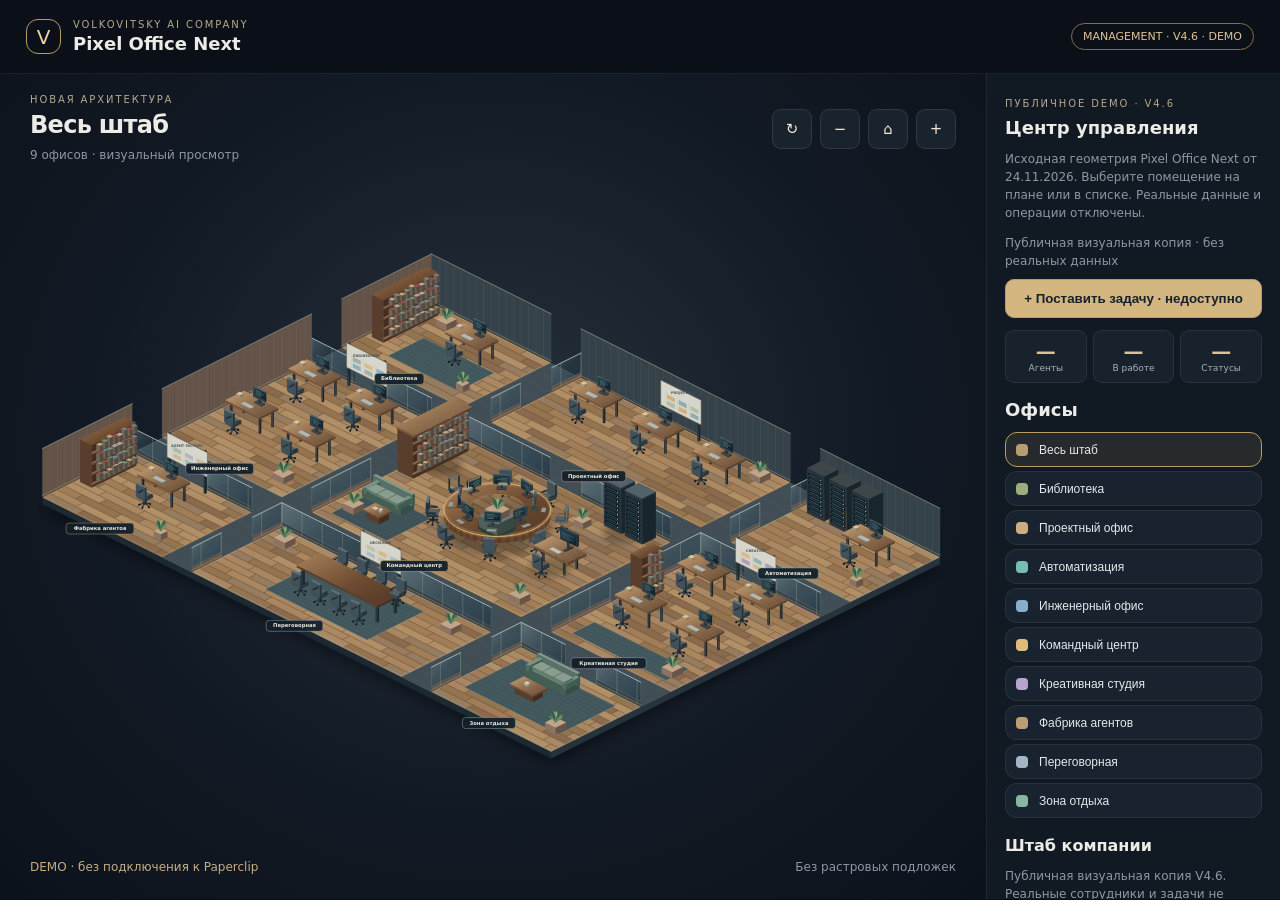
<file: next-v46/index.html>
<!doctype html>
<html lang="ru"><head><meta charset="utf-8"><meta name="viewport" content="width=device-width,initial-scale=1"><title>Pixel Office Next — Management V4.6</title>
<style>
:root{color-scheme:dark;font:15px system-ui,-apple-system,sans-serif;background:#0b1018;color:#ecebe6}*{box-sizing:border-box}body{margin:0}header{display:flex;align-items:center;justify-content:space-between;gap:16px;padding:19px 26px;border-bottom:1px solid #ffffff12}.brand{display:flex;align-items:center;gap:12px}.logo{width:35px;height:35px;border:1px solid #b79962;border-radius:12px;display:grid;place-items:center;color:#eed2a1;font-size:20px}.eyebrow{font-size:10px;letter-spacing:.19em;color:#b6a98e;text-transform:uppercase}h1{font-size:18px;margin:3px 0 0;font-weight:600}.tag{border:1px solid #876e46;color:#dec294;border-radius:20px;padding:6px 11px;font-size:11px;white-space:nowrap}main{display:grid;grid-template-columns:minmax(0,1fr) 278px;min-height:calc(100vh - 79px)}.stage{min-width:0;padding:20px;display:flex;flex-direction:column;justify-content:center;background:radial-gradient(ellipse at 50% 44%,#26303b 0%,#121a25 55%,#0c121b 100%)}.stagehead{display:flex;align-items:center;justify-content:space-between;gap:12px;margin:0 10px 4px}.stagehead h2{font-size:24px;letter-spacing:-.03em;font-weight:550;margin:6px 0}.muted{color:#8d98a4;font-size:12px;line-height:1.5}.stage svg{width:100%;height:auto;max-height:76vh;display:block;overflow:visible}.stagefoot{padding:6px 10px 0;display:flex;justify-content:space-between;gap:10px}.sidebar{min-width:0;background:#111923;border-left:1px solid #ffffff10;padding:24px 18px}.sidebar h3{font-size:18px;font-weight:550;margin:8px 0 12px}.sidebar h4{font-size:11px;color:#9aa6b2;letter-spacing:.1em;margin:25px 0 9px}.choice{color:#e2e8eb;background:#18232f;border:1px solid #ffffff12;border-radius:12px;padding:11px 12px;margin:6px 0;width:100%;text-align:left;cursor:pointer;min-height:48px;display:flex;align-items:center;gap:11px}.choice[aria-pressed=true]{border-color:#bd9b64;background:#262a2c}.choice small{display:block;font-size:11px;color:#94a1ad;margin-top:3px}.swatch{width:12px;height:12px;border-radius:4px;flex:none}.detail{padding:14px 0;border-bottom:1px solid #ffffff15;min-height:100px}.detail strong{font-size:16px;font-weight:550}.controls{display:flex;gap:8px}.controls button{font:inherit;border-radius:9px;background:#19232d;color:#f1e7d4;border:1px solid #ffffff19;min-width:40px;min-height:40px;cursor:pointer}.controls button:focus-visible,.choice:focus-visible{outline:2px solid #d5b77b;outline-offset:3px}.person{cursor:pointer}.person:hover .face-light{filter:brightness(1.2)}.blink{animation:blink 3.8s infinite}.status-dot{display:inline-block;width:7px;height:7px;background:#6cc3a5;border-radius:50%;margin-right:7px}@keyframes blink{0%,100%{opacity:.7}50%{opacity:1}}@media(prefers-reduced-motion:reduce){.blink{animation:none}}@media(max-width:740px){header{padding:14px 16px}main{display:block}.stage{padding:16px 8px}.stagehead{margin:0 6px}.stagehead h2{font-size:21px}.stage svg{max-height:none}.sidebar{border-left:0;border-top:1px solid #ffffff12;padding:18px}.stagefoot{flex-wrap:wrap}.tag{font-size:10px}}
html,body{max-width:100%;overflow-x:hidden}.stagehead>div:first-child,.brand>div:last-child{min-width:0}.controls{flex-shrink:0}.stage svg{min-width:0;max-width:100%;overflow:hidden}.detail p{overflow-wrap:anywhere}@media(max-width:480px){header{gap:8px}.brand{gap:8px}.eyebrow{letter-spacing:.12em;font-size:9px}.tag{max-width:105px;white-space:normal;text-align:center}.stagehead{flex-wrap:wrap;gap:8px}.controls{gap:6px}.controls button{min-width:44px;min-height:44px}.stagefoot{font-size:11px}.stagefoot span{max-width:100%}.sidebar{padding:16px}.choice{min-height:48px}}
main{grid-template-columns:minmax(0,1fr) 294px}.stage{justify-content:flex-start;min-height:calc(100vh - 76px)}.stage svg{max-height:calc(100vh - 216px);min-height:300px;flex:1}.sidebar{max-height:calc(100vh - 75px);overflow-y:auto}.zone-choice{min-height:35px;padding:8px 10px;margin:4px 0;font-size:12px}.zone-tag{cursor:pointer}.person.chosen{filter:drop-shadow(0 0 4px #f4d69c)}.zone-tag:focus-visible,.person:focus-visible{outline:2px solid #d5b77b}.controls button{flex-shrink:0}.employee{min-height:46px}.detail{min-height:80px}
@media(max-width:740px){main{display:block}.stage{min-height:auto}.stage svg{min-height:0;max-height:none;height:auto;aspect-ratio:2150/1230}.sidebar{max-height:none;overflow:visible}#zones{display:grid;grid-template-columns:repeat(2,minmax(0,1fr));gap:4px}.zone-choice{margin:0;min-height:44px}.controls{flex-wrap:wrap}.stagehead{align-items:flex-start}}
 .live-summary{display:grid;grid-template-columns:repeat(3,minmax(0,1fr));gap:6px;margin:12px 0 16px}.live-summary>div{border:1px solid #ffffff13;border-radius:9px;padding:8px 5px;background:#17222c;text-align:center}.live-summary strong{display:block;font-size:20px;font-weight:550;color:#dfc28e}.live-summary small{display:block;font-size:9px;line-height:1.25;color:#a6b1b9}.activity-event{display:grid;grid-template-columns:35px minmax(0,1fr);gap:7px;font-size:11px;line-height:1.45;padding:7px 0;border-bottom:1px solid #ffffff0c;color:#cad0d2}.activity-event span:first-child{color:#8998a5;font-variant-numeric:tabular-nums}.employee-state{margin-left:auto;font-size:10px;color:#8fc6b3;flex-shrink:0}.employee-state[data-state=walk]{color:#e5bc78}.employee-state[data-state=visit]{color:#b9acd5}.employee>span:nth-child(2){min-width:0;overflow-wrap:anywhere}.controls button#speed{width:46px}.static-actor .typing-hand{animation:typeHand .48s ease-in-out infinite alternate;transform-box:fill-box;transform-origin:center}@keyframes typeHand{from{transform:translate(0,-.5px)}to{transform:translate(0,1px)}}body.motion-paused .typing-hand,body.motion-paused .blink{animation-play-state:paused}@media(prefers-reduced-motion:reduce){.static-actor .typing-hand{animation:none}}@media(max-width:480px){.controls{gap:5px}.controls button{min-width:39px;min-height:40px}.controls button#speed{width:42px}.employee-state{font-size:9px}}
#source-state{color:#c5ad85}#source-state[data-connected=true]{color:#8fbfae}.live-task{display:flex;align-items:center;justify-content:space-between;gap:8px;padding:8px 0;border-bottom:1px solid #ffffff13;font-size:12px}.live-task span{overflow-wrap:anywhere;min-width:0}.live-task small{color:#9ca9b3}.static-actor:not(.confirmed-working) .typing-hand{animation:none}.static-actor.confirmed-working .typing-hand{animation-play-state:running}.live-summary small{font-size:9px}
[hidden]{display:none!important}.primary{display:block;border:1px solid #b49b72;border-radius:9px;background:#d4b780;color:#17212a;padding:11px 13px;font-weight:650;cursor:pointer}#task-open{width:100%;margin:9px 0 4px}#task-panel{margin:12px 0 0;padding:16px;background:#17232d;border:1px solid #b49b7255;border-radius:13px;max-width:100%;overflow-wrap:anywhere}.task-panel-head{display:flex;justify-content:space-between;align-items:flex-start;gap:12px}.task-panel-head h2{margin:4px 0}.task-panel-head button,.task-actions button:not(.primary){border:1px solid #ffffff24;background:#23323c;border-radius:8px;color:#e6e7e5;min-height:40px;padding:8px 12px;cursor:pointer}#task-form label{display:block;color:#b7c4cc;font-size:12px}#task-form textarea,#task-form select,#task-search,#task-filter{display:block;box-sizing:border-box;width:100%;font:inherit;font-size:13px;color:#e5e4df;background:#0d1821;border:1px solid #ffffff20;border-radius:8px;padding:10px;margin:6px 0 12px;min-width:0}#task-form textarea{resize:vertical;min-height:115px}.task-fields{display:grid;grid-template-columns:minmax(0,2fr) minmax(0,1fr);gap:10px}.task-actions{display:flex;flex-wrap:wrap;gap:8px}.task-actions button:disabled{opacity:.4;cursor:not-allowed}.candidate{padding:9px 11px;border-radius:8px;background:#25323a;border:1px solid #ffffff14;margin:6px 0}.candidate small{display:block;color:#b9c4ca;font-size:11px;margin-top:4px}.draft-preview{font:12px system-ui;white-space:pre-wrap;overflow-wrap:anywhere;background:#111b24;padding:12px;border-radius:8px;max-height:240px;overflow:auto}#task-list{max-height:400px;overflow-y:auto}.task-record{font-size:11px;line-height:1.5;border-bottom:1px solid #ffffff15;padding:8px 0;overflow-wrap:anywhere}.task-record summary{cursor:pointer;color:#d5d8d7}.task-record p{margin:8px 0}.stage:has(#task-panel:not([hidden])) svg{max-height:64vh} @media(max-width:480px){.task-fields{grid-template-columns:1fr}.task-actions .primary{width:100%}#task-panel{padding:12px}.stage:has(#task-panel:not([hidden])) svg{max-height:none}}
#simulation-panel{border-top:1px solid #ffffff24;margin-top:18px;padding-top:14px}#simulation-panel h3{font-size:15px;color:#d7bd90}#simulation-panel button:disabled{opacity:.4;cursor:not-allowed}.sim-check{display:flex;gap:8px;align-items:center;font-size:13px;margin:12px 0}#sim-phrase{display:block;width:100%;padding:9px;background:#0d1821;border:1px solid #ffffff24;color:#eee;border-radius:7px;margin:6px 0 10px}.provider-card{border:1px solid #ffffff20;border-radius:9px;padding:10px;margin:7px 0;background:#19252f}.provider-card strong{font-size:13px;color:#e3d3b4}.provider-card small{display:block;color:#b8c5cc;font-size:11px;line-height:1.5}.provider-card p{font-size:11px;line-height:1.4;margin:5px 0}.provider-card .blocked{color:#d9b783}#quota-board{margin:10px 0 16px}.quota-card{border:1px solid #ffffff20;background:#17232d;border-radius:10px;padding:12px;margin:8px 0;overflow-wrap:anywhere}.quota-card>strong{color:#e7d5b1;font-size:14px}.quota-card small{display:block;color:#b6c4cd;font-size:10px;line-height:1.4}.quota-source{margin-top:4px}.quota-window{margin:12px 0}.quota-row{display:flex;align-items:center;justify-content:space-between;gap:6px;font-size:11px}.quota-row strong{font-size:11px}.quota-track{height:7px;background:#34434c;border-radius:6px;overflow:hidden;margin:5px 0}.quota-fill{height:100%;border-radius:6px}.quota-fill.normal{background:#74ad98}.quota-fill.warn{background:#c99b58}.quota-fill.critical{background:#d16a65}.quota-card .quota-alert{color:#e0ba8c;margin-top:7px}.quota-actions{display:flex;flex-wrap:wrap;gap:7px;margin:6px 0;align-items:center}.quota-actions button,#cursor-quota-form button{color:#dce4e7;background:#253642;border:1px solid #ffffff23;border-radius:7px;padding:8px;font-size:11px;cursor:pointer}.quota-actions a{font-size:11px;color:#e6c28b}#cursor-quota-form{padding:9px;background:#131f28;border-radius:8px}#cursor-quota-form label{display:block;font-size:11px;color:#bfc9ce}#cursor-quota-form input{display:block;width:100%;box-sizing:border-box;min-width:0;background:#0d1821;color:#e7e7e7;border:1px solid #ffffff23;border-radius:6px;padding:8px;margin:5px 0 9px}#quota-refresh-note{font-size:10px;line-height:1.4}#admission-board label{display:block;font-size:11px;color:#bbc6ce}#admission-board select{display:block;width:100%;box-sizing:border-box;background:#14212a;color:#eee;border:1px solid #ffffff23;border-radius:6px;padding:8px;margin:4px 0 8px}#admission-board{margin:15px 0}#admission-result .provider-card{padding:8px}#admission-result .provider-card small{overflow-wrap:anywhere}</style><meta name="robots" content="noindex,nofollow,noarchive"><meta http-equiv="Content-Security-Policy" content="default-src 'none'; script-src 'unsafe-inline'; style-src 'unsafe-inline'; img-src data:; connect-src 'none'; object-src 'none'; base-uri 'none'; form-action 'none'"></head><body>
<header><div class="brand"><div class="logo">V</div><div><div class="eyebrow">VOLKOVITSKY AI COMPANY</div><h1>Pixel Office Next</h1></div></div><div class="tag">MANAGEMENT · V4.6 · DEMO</div></header>
<main><section class="stage"><div class="stagehead"><div><div class="eyebrow">Новая архитектура</div><h2 id="scope">Весь штаб</h2><span class="muted"><span id="headline">9 офисов · визуальный просмотр</span></span></div><div class="controls"><button id="refresh" aria-label="Обновить данные">↻</button><button id="minus" aria-label="Уменьшить">−</button><button id="reset" aria-label="Вписать сцену">⌂</button><button id="plus" aria-label="Увеличить">+</button></div></div>
<svg id="scene" viewBox="-35 0 2150 1230" role="img" aria-label="Интерактивный изометрический штаб из девяти помещений" xmlns="http://www.w3.org/2000/svg"><defs>
<linearGradient id="wood" x1="0" y1="0" x2="1" y2="1"><stop stop-color="#c4a176"/><stop offset=".48" stop-color="#937150"/><stop offset="1" stop-color="#644b37"/></linearGradient>
<linearGradient id="walnut" x1="0" y1="0" x2="1" y2="1"><stop stop-color="#a5825a"/><stop offset=".55" stop-color="#6f4b31"/><stop offset="1" stop-color="#503626"/></linearGradient>
<linearGradient id="glass" x1="0" y1="0" x2=".9" y2="1"><stop stop-color="#9fbbc3" stop-opacity=".55"/><stop offset=".5" stop-color="#315568" stop-opacity=".42"/><stop offset="1" stop-color="#162d3e" stop-opacity=".9"/></linearGradient>
<linearGradient id="screen" x1="0" y1="0" x2="0" y2="1"><stop stop-color="#213e4b"/><stop offset="1" stop-color="#101d29"/></linearGradient>
<linearGradient id="slate" x1="0" y1="0" x2="1" y2="1"><stop stop-color="#3c4b52"/><stop offset="1" stop-color="#202d36"/></linearGradient>
<radialGradient id="lamp"><stop stop-color="#ffc86d" stop-opacity=".28"/><stop offset="1" stop-color="#ffc86d" stop-opacity="0"/></radialGradient>
<filter id="soft" x="-100%" y="-100%" width="300%" height="300%"><feGaussianBlur stdDeviation="9"/></filter>
<filter id="drop" x="-40%" y="-40%" width="180%" height="200%"><feDropShadow dx="0" dy="14" stdDeviation="14" flood-color="#000" flood-opacity=".42"/></filter>
<filter id="glow" x="-80%" y="-80%" width="260%" height="260%"><feGaussianBlur stdDeviation="2.3" result="blur"/><feMerge><feMergeNode in="blur"/><feMergeNode in="SourceGraphic"/></feMerge></filter>
</defs><g id="world"></g></svg>
<div class="stagefoot muted"><span id="source-state" role="status">DEMO · без подключения к Paperclip</span><span>Без растровых подложек</span></div></section>
<aside class="sidebar"><div class="eyebrow">Публичное DEMO · V4.6</div><h3>Центр управления</h3>
<p class="muted">Исходная геометрия Pixel Office Next от 24.11.2026. Выберите помещение на плане или в списке. Реальные данные и операции отключены.</p>
<div id="source-time" class="muted"></div>
<button id="task-open" class="primary" disabled title="Только визуальный просмотр">+ Поставить задачу · недоступно</button>
<div class="live-summary"><div><strong id="work-count">—</strong><small>Агенты</small></div><div><strong id="walk-count">—</strong><small>В работе</small></div><div><strong id="visit-count">—</strong><small>Статусы</small></div></div>
<h3>Офисы</h3><div id="zones"></div><div class="detail" id="detail"><strong>Штаб компании</strong><p class="muted">Выберите офис.</p></div>
<h3>Сотрудники</h3><p class="muted">Реальный реестр не публикуется.</p><div id="people"></div>
<h3>Исполнители</h3><div class="quota-card">ChatGPT · Codex · Cursor · Grok Bot · OpenRouter / OmniRoute<br><small class="muted">Статусы и квоты не отображаются в публичной версии.</small></div>
<h3>Задачи и согласования</h3><div class="quota-card">Доступны только в защищённой рабочей версии.</div>
</aside></main>
<script>
/* HQ Expansion: pure SVG geometry; no external resources. */
const root=document.querySelector('#world'),svg=document.querySelector('#scene');
let W=root,ox=0,oy=0;
// Navigation geometry is derived from the same furniture and wall drawing calls.
const obstacles=[],seatAnchors=new Map(),seatFacings=new Map();let seatOwner=null,recordGeometry=true;
const seatKey=(x,y)=>'chair:'+x.toFixed(2)+':'+y.toFixed(2);
function rectObstacle(x,y,rx,ry,owner=seatOwner){obstacles.push({kind:'rect',x,y,rx,ry,owner})}
function circleObstacle(x,y,r){obstacles.push({kind:'circle',x,y,r,owner:null})}
function recordBox(x,y,z,a,b,h,rot){
 if(!recordGeometry||z>=1.85||z+h<=.025)return;
 const c=Math.abs(Math.cos(rot)),s=Math.abs(Math.sin(rot));
 rectObstacle(x+ox,y+oy,(a*c+b*s)/2,(a*s+b*c)/2);
}
const clearance=.18,gridStep=.25;
function obstacleIndex(){
 const bins=new Map();
 for(const o of obstacles){const rx=(o.rx??o.r)+clearance,ry=(o.ry??o.r)+clearance;
  for(let x=Math.floor(o.x-rx);x<=Math.floor(o.x+rx);x++)for(let y=Math.floor(o.y-ry);y<=Math.floor(o.y+ry);y++){
   const k=x+','+y;if(!bins.has(k))bins.set(k,[]);bins.get(k).push(o);
  }
 }
 return bins;
}
let navBins;
function allowedSeats(a){const ids=new Set();if(a.homeSeat)ids.add(seatKey(...a.home));if(a.visitSeat)ids.add(a.id==='eva'?'lounge-sofa':seatKey(...a.visit));return ids}
function blocked(x,y,ignored=new Set()){
 if(x<clearance||y<clearance||x>34-clearance||y>26-clearance)return true;
 for(const o of navBins.get(Math.floor(x)+','+Math.floor(y))||[]){
  if(o.owner&&ignored.has(o.owner))continue;
  if(o.kind==='circle'){if(Math.hypot(x-o.x,y-o.y)<o.r+clearance)return true}
  else if(Math.abs(x-o.x)<o.rx+clearance&&Math.abs(y-o.y)<o.ry+clearance)return true;
 }
 return false;
}
function clearSegment(a,b,ignored){const n=Math.max(1,Math.ceil(Math.hypot(a[0]-b[0],a[1]-b[1])/.045));for(let i=0;i<=n;i++){const t=i/n;if(blocked(a[0]+(b[0]-a[0])*t,a[1]+(b[1]-a[1])*t,ignored))return false}return true}
function findRoute(a){
 const ignored=allowedSeats(a);
 if(a.homeSeat&&!seatAnchors.has(seatKey(...a.home)))throw Error('Missing home seat '+a.id);
 if(a.visitSeat&&!seatAnchors.has(a.id==='eva'?'lounge-sofa':seatKey(...a.visit)))throw Error('Missing visit seat '+a.id);
 const nx=137,ny=105,sz=nx*ny,idx=(x,y)=>y*nx+x,world=i=>[(i%nx)*gridStep,Math.floor(i/nx)*gridStep];
 const usable=new Uint8Array(sz);for(let i=0;i<sz;i++){const [x,y]=world(i);usable[i]=!blocked(x,y,ignored)}
 function nearest(p){let best=-1,d=Infinity;const xx=Math.round(p[0]/gridStep),yy=Math.round(p[1]/gridStep);for(let x=Math.max(0,xx-5);x<=Math.min(nx-1,xx+5);x++)for(let y=Math.max(0,yy-5);y<=Math.min(ny-1,yy+5);y++){const i=idx(x,y),q=world(i),dist=Math.hypot(q[0]-p[0],q[1]-p[1]);if(usable[i]&&dist<d&&clearSegment(p,q,ignored)){best=i;d=dist}}return best}
 const start=nearest(a.home),end=nearest(a.visit);
 if(start<0||end<0)throw Error('Blocked endpoint '+a.id+' home='+start+' visit='+end);
 const prev=new Int32Array(sz).fill(-1),queue=new Int32Array(sz);let head=0,tail=0;prev[start]=start;queue[tail++]=start;
 while(head<tail&&prev[end]<0){const i=queue[head++],x=i%nx,y=Math.floor(i/nx);for(const [dx,dy] of [[1,0],[-1,0],[0,1],[0,-1]]){const xx=x+dx,yy=y+dy;if(xx<0||yy<0||xx>=nx||yy>=ny)continue;const j=idx(xx,yy);if(prev[j]!==-1||!usable[j]||!clearSegment(world(i),world(j),ignored))continue;prev[j]=i;queue[tail++]=j}}
 if(prev[end]<0)throw Error('No route '+a.id);
 const reverse=[];for(let i=end;;i=prev[i]){reverse.push(world(i));if(i===start)break}
 const raw=[a.home,...reverse.reverse(),a.visit],result=[raw[0]];let i=0;
 while(i<raw.length-1){let j=raw.length-1;while(j>i+1&&!clearSegment(raw[i],raw[j],ignored))j--;result.push(raw[j]);i=j}
 // Seat footprint exclusions are permitted only next to assigned endpoints.
 if(!result.slice(1).every((p,i)=>clearSegment(result[i],p,ignored)))throw Error('Unsafe route '+a.id);
 return result.filter((p,i)=>i===0||Math.hypot(p[0]-result[i-1][0],p[1]-result[i-1][1])>.0001);
}
function verifyNavigation(){
 return schedules.map(a=>{const ignore=allowedSeats(a),violations=[];let length=0;
 for(let i=1;i<a.points.length;i++){const p=a.points[i-1],q=a.points[i],l=Math.hypot(q[0]-p[0],q[1]-p[1]);length+=l;
  for(let j=0,n=Math.max(1,Math.ceil(l/.025));j<=n;j++){const t=j/n,x=p[0]+(q[0]-p[0])*t,y=p[1]+(q[1]-p[1])*t;
   if(blocked(x,y,ignore))violations.push('obstacle '+i);
   // Any seat exclusion is legitimate only within a small endpoint envelope.
   if(blocked(x,y)&&Math.min(Math.hypot(x-a.home[0],y-a.home[1]),Math.hypot(x-a.visit[0],y-a.visit[1]))>(a.id==='eva'?1.35:.8))violations.push('seat-crossing '+i);
  }
 }
 return {id:a.id,segments:a.points.length-1,length:Math.round(length*100)/100,violations:[...new Set(violations)]};
 })
}

const NS='http://www.w3.org/2000/svg';
const P=(x,y,z=0)=>[900+(x+ox-y-oy)*34,145+(x+ox+y+oy)*17-z*43];
const pt=a=>a.map(v=>v.toFixed(2)).join(',');
const el=(tag,attrs={},parent=W)=>{let n=document.createElementNS(NS,tag);for(const[k,v]of Object.entries(attrs))n.setAttribute(k,v);parent.append(n);return n};
const group=(p=W,attrs={})=>el('g',attrs,p);
const polygon=(points,fill,p=W,attrs={})=>el('polygon',{points:points.map(pt).join(' '),fill,...attrs},p);
const poly=(vertices,fill,p=W,attrs={})=>polygon(vertices.map(v=>P(...v)),fill,p,attrs);
const line=(a,b,color,width=1,p=W,attrs={})=>{const A=P(...a),B=P(...b);return el('line',{x1:A[0],y1:A[1],x2:B[0],y2:B[1],stroke:color,'stroke-width':width,'stroke-linecap':'round',...attrs},p)};
const path=(d,fill,p=W,attrs={})=>el('path',{d,fill,...attrs},p);
const circ=(x,y,r,fill,p=W,attrs={})=>el('circle',{cx:x,cy:y,r,fill,...attrs},p);
const ellipse=(x,y,rx,ry,fill,p=W,attrs={})=>el('ellipse',{cx:x,cy:y,rx,ry,fill,...attrs},p);
function box(x,y,z,a,b,h,colors,p=W,rot=0){
 recordBox(x,y,z,a,b,h,rot);
 const c=Math.cos(rot),s=Math.sin(rot),q=(u,v,w)=>[x+u*c-v*s,y+u*s+v*c,z+w];
 const A=q(-a/2,-b/2,0),B=q(a/2,-b/2,0),C=q(a/2,b/2,0),D=q(-a/2,b/2,0),E=q(-a/2,-b/2,h),F=q(a/2,-b/2,h),G=q(a/2,b/2,h),H=q(-a/2,b/2,h);
 const [top,right,left]=colors;const faces=[{v:[A,B,F,E],c:left,dy:-c-s},{v:[B,C,G,F],c:right,dy:c+s},{v:[C,D,H,G],c:left,dy:c-s},{v:[D,A,E,H],c:right,dy:-c+s}];
 faces.filter(f=>f.dy>0).forEach(f=>poly(f.v,f.c,p));poly([E,F,G,H],top,p);return [E,F,G,H];
}
const rnd=i=>{let x=Math.sin(i*127.1+91.73)*43758.5453;return x-Math.floor(x)};
function groundShadow(x,y,rx,ry,alpha=.26){const [a,b]=P(x,y,.015);ellipse(a,b,rx,ry,'#000',W,{opacity:alpha,filter:'url(#soft)'})}
function ringPoints(cx,cy,z,r,n=80,start=0,end=Math.PI*2){return Array.from({length:n+1},(_,i)=>{const a=start+(end-start)*i/n;return P(cx+r*Math.cos(a),cy+r*Math.sin(a),z)})}
function pathPoints(ps){return 'M'+ps.map(pt).join(' L')+' Z'}
const palette=['#94734f','#a17d57','#a98660','#8a6a4d','#b18f66','#967b5e','#aa8861'];
const dark=['#3d4649','#18252d','#29353d'],wood=['url(#wood)','#5b402d','#77563c'],walnut=['url(#walnut)','#442d20','#593e2d'];
function plant(x,y,z=0,r=.27,p=W){box(x,y,z,r*1.7,r*1.7,.34,['#c0a58a','#685449','#8d7462'],p);const [a,b]=P(x,y,z+.32);for(let i=0;i<9;i++){let ang=i*2.4,dx=Math.cos(ang)*(10+r*16),dy=-14-Math.abs(Math.sin(ang))*13;path('M'+a+','+b+' Q'+(a+dx*.45-5)+','+(b+dy*.7)+' '+(a+dx)+','+(b+dy)+' Q'+(a+dx*.8+7)+','+(b+dy*.9)+' '+a+','+b,['#748c5d','#3f745d','#92a975','#335b4c'][i%4],p)}}
function chair(x,y,a,p=W){const old=seatOwner;seatOwner=seatKey(x+ox,y+oy);seatAnchors.set(seatOwner,[x+ox,y+oy]);seatFacings.set(seatOwner,a);rectObstacle(x+ox,y+oy,.34,.34);try{return chairGeometry(x,y,a,p)}finally{seatOwner=old}}
function chairGeometry(x,y,a,p=W){const c=Math.cos(a),s=Math.sin(a),q=(u,v,z)=>[x+u*c-v*s,y+u*s+v*c,z];const B=(u,v,z,w,d,h,col)=>box(...q(u,v,z),w,d,h,col,p,a);
for(let j=0;j<5;j++){let t=j*Math.PI*2/5;line(q(0,0,.17),q(Math.cos(t)*.27,Math.sin(t)*.27,.075),'#303a40',3,p);const w=P(...q(Math.cos(t)*.27,Math.sin(t)*.27,.055));circ(...w,2.4,'#101921',p)}
B(0,0,.12,.11,.11,.35,dark);B(0,0,.46,.55,.55,.13,['#51616a','#26343c','#394b55']);B(0,.25,.56,.58,.14,.65,['#61717a','#26353d','#40515a']);B(-.31,0,.65,.065,.34,.07,dark);B(.31,0,.65,.065,.34,.07,dark)}
const roster=[];
function human(x,y,z,a,r,p){const g=group(p,{class:'person static-actor','data-id':r.id,role:'button',tabindex:'0','aria-label':r.name});const c=Math.cos(a),s=Math.sin(a),q=(u,v,w)=>[x+u*c-v*s,y+u*s+v*c,z+w];const B=(u,v,w,ww,dd,h,col)=>box(...q(u,v,w),ww,dd,h,col,g,a);
const hip=z?0:0;
B(-.12,.03,hip,.19,.24,.40,['#263643','#16232e','#354650']);B(.12,.03,hip,.19,.24,.4,['#303d48','#18242c','#3d4a54']);
B(0,0,.35,.43,.31,.47,[r.color,'#354b4b','#536466']);B(0,-.164,.67,.13,.025,.11,['#c9c5b4','#63706a','#9baba0']);const armStart=g.children.length;B(-.24,0,.39,.14,.18,.38,[r.color,'#485451','#5f726b']);B(.24,0,.39,.14,.18,.38,[r.color,'#485451','#5f726b']);[...g.children].slice(armStart).forEach(n=>n.classList.add('typing-hand'));
const h=P(...q(0,-.005,.97));const [hx,hy]=h;ellipse(hx,hy,8.8,10.6,r.skin,g,{class:'face-light'});path('M'+(hx-9)+','+(hy+2)+' C'+(hx-14)+','+(hy-11)+' '+(hx+1)+','+(hy-17)+' '+(hx+8)+','+(hy-8)+' L'+(hx+10)+','+(hy+1)+' Q'+(hx+1)+','+(hy-4)+' '+(hx-9)+','+(hy+2),r.hair,g);circ(hx-3,hy+1,1,'#302b2a',g);circ(hx+3,hy+1,1,'#302b2a',g);path('M'+(hx-2)+','+(hy+5)+' q2,1 4,0','none',g,{stroke:'#785d50','stroke-width':.8});
g.addEventListener('click',()=>select(r.id));g.addEventListener('keydown',e=>{if(e.key==='Enter'||e.key===' '){e.preventDefault();select(r.id)}});return g}
function monitor(x,y,theta,p){const a=theta-Math.PI/2,c=Math.cos(a),s=Math.sin(a),q=(u,v,z)=>[x+u*c-v*s,y+u*s+v*c,z];box(x,y,1.03,.47,.25,.055,dark,p,a);box(x,y,1.08,.08,.08,.29,dark,p,a);box(x,y,1.27,.8,.09,.51,['#52606a','#14252e','#2f424d'],p,a);poly([q(-.34,-.049,1.32),q(.34,-.049,1.32),q(.34,-.049,1.72),q(-.34,-.049,1.72)],'url(#screen)',p);for(let i=0;i<4;i++)line(q(-.28,-.052,1.39+i*.072),q(-.28+(i===2?.48:.31),-.052,1.39+i*.072),i===0?'#d9b67a':'#6fb29c',1.1,p,{opacity:.75})}
const zones=[
{id:'library',name:'Библиотека',en:'Knowledge Library',x:0,y:0,w:8,h:6,accent:'#9eac7d',desc:'Память, исследования и база знаний.'},
{id:'projects',name:'Проектный офис',en:'Project Office',x:10,y:0,w:14,h:6,accent:'#ccad7f',desc:'Планирование и координация проектов.'},
{id:'automation',name:'Автоматизация',en:'Automation Lab',x:26,y:0,w:8,h:6,accent:'#76bdb2',desc:'Оркестрация, серверы и инфраструктура.'},
{id:'engineering',name:'Инженерный офис',en:'Engineering Office',x:0,y:8,w:8,h:10,accent:'#8aaec9',desc:'Разработка, тестирование и техническая приёмка.'},
{id:'command',name:'Командный центр',en:'Command Studio',x:10,y:8,w:14,h:10,accent:'#e0bb7d',desc:'Утверждённая композиция штаба: круглый стол, библиотека и рабочие места.'},
{id:'creative',name:'Креативная студия',en:'Creative Studio',x:26,y:8,w:8,h:10,accent:'#b6a4cf',desc:'Дизайн, видео и медиапроизводство.'},
{id:'hr',name:'Фабрика агентов',en:'HR / Agent Factory',x:0,y:20,w:8,h:6,accent:'#bb9e73',desc:'Подбор ролей, обучение и создание агентов.'},
{id:'meeting',name:'Переговорная',en:'Meeting Room',x:10,y:20,w:14,h:6,accent:'#a4b6c5',desc:'Совещания и согласования.'},
{id:'lounge',name:'Зона отдыха',en:'Lounge',x:26,y:20,w:8,h:6,accent:'#89b6a2',desc:'Неформальное общение и отдых.'}
];
const zmap=Object.fromEntries(zones.map(z=>[z.id,z]));
let selectedZone=null,selectedPerson=null,paused=matchMedia('(prefers-reduced-motion: reduce)').matches,sim=0,zoom=1,currentView=[-35,0,2150,1230];
const layer=group(root,{id:'base-layer'});W=layer;
poly([[0,0,-.3],[34,0,-.3],[34,26,-.3],[0,26,-.3]],'#0b1119',layer,{filter:'url(#drop)'});
poly([[34,0,0],[34,26,0],[34,26,-.34],[34,0,-.34]],'#26333c',layer);
poly([[0,26,0],[34,26,0],[34,26,-.34],[0,26,-.34]],'#1c2832',layer);
poly([[0,0,0],[34,0,0],[34,26,0],[0,26,0]],'#536063',layer);
for(const x of [8,24]){poly([[x,0,.003],[x+2,0,.003],[x+2,26,.003],[x,26,.003]],'#414e55',layer);for(let i=1;i<26;i++)line([x+.1,i,.01],[x+1.9,i,.01],'#728082',.6,layer,{opacity:.38})}
for(const y of [6,18]){poly([[0,y,.006],[34,y,.006],[34,y+2,.006],[0,y+2,.006]],'#414e55',layer);for(let i=1;i<34;i++)line([i,y+.12,.01],[i,y+1.88,.01],'#728082',.6,layer,{opacity:.38})}
for(const z of zones){ox=z.x;oy=z.y;const g=group(layer,{'data-floor':z.id});
 poly([[0,0,.01],[z.w,0,.01],[z.w,z.h,.01],[0,z.h,.01]],'#957352',g);
 for(let j=0;j<z.h*2;j++){let y=j*.5,x=0,k=0;while(x<z.w-.001){let end=Math.min(z.w,x+(k===0?1.2+(j%3)*.55:2.6));poly([[x,y,.018],[end-.018,y,.018],[end-.018,y+.482,.018],[x,y+.482,.018]],palette[Math.floor(rnd(j*19+k+z.x*31+z.y*17)*palette.length)],g,{stroke:'#261f1a','stroke-width':'.3'});line([x+.12,y+.21,.021],[Math.max(x+.12,end-.1),y+.21,.021],'#f0cf9a',.3,g,{opacity:.16});x=end;k++}}
 poly([[.05,.05,.03],[z.w-.05,.05,.03],[z.w-.05,z.h-.05,.03],[.05,z.h-.05,.03]],'none',g,{stroke:z.accent,'stroke-width':1.5,opacity:.65});
}
ox=oy=0;
const roomLayer=group(root,{id:'rooms'}),roomGroups={};
function partition(z){
 const g=group(W),h=1.32;
 // Full-height external back walls; low cutaway glazing inside. Doors are kept open.
 for(const side of ['north','west']){
  const length=side==='north'?z.w:z.h,external=side==='north'?z.y===0:z.x===0,ht=external?2.6:h;
  const q=(t,v)=>side==='north'?[t,0,v]:[0,t,v];
  const segments=external?[[0,length]]:[[0,Math.max(0,length/2-1.05)],[length/2+1.05,length]];
  for(const [a,b]of segments){
   if(side==='north')rectObstacle(ox+(a+b)/2,oy,(b-a)/2,.055,null);
   else rectObstacle(ox,oy+(a+b)/2,.055,(b-a)/2,null);
   poly([q(a,.02),q(b,.02),q(b,external?ht:.29),q(a,external?ht:.29)],side==='north'?'#35424a':'#635348',g);
   if(!external)poly([q(a,.3),q(b,.3),q(b,ht),q(a,ht)],'url(#glass)',g,{opacity:.58,stroke:'#94adaf','stroke-width':.7});
   for(let t=a;t<=b+.01;t+=external?.5:1.35)line(q(t,.1),q(t,ht),'#adab94',external?.65:1.1,g,{opacity:external?.27:.61});
   line(q(a,ht),q(b,ht),external?'#8c8e81':'#b3c1be',1.8,g);
   line(q(a,.12),q(b,.12),'#ba955c',1.1,g);
  }
 }
 return g;
}
function desk(x,y,p=W,wide=2.3){
 for(const a of [-wide/2+.19,wide/2-.19])for(const b of [-.42,.42])box(x+a,y+b,0,.09,.09,.88,dark,p);
 box(x,y,.88,wide,1.25,.12,wood,p);monitor(x+.28,y-.24,Math.PI/2,p);
 box(x,y+.29,1.01,.66,.24,.04,['#b0b9b5','#5d696b','#87978f'],p);
 box(x-wide/2+.24,y-.1,1.01,.24,.24,.14,['#d7c5a0','#8c7b60','#a49475'],p);
}
function shelf(x,y,n,p=W){
 box(x,y,0,.77,n,2.25,walnut,p);
 for(let i=0;i<4;i++){let z=.17+i*.54;box(x+.43,y,z,.11,n,.07,wood,p);for(let j=0;j<Math.floor(n/.33)-1;j++){let yy=y-n/2+.22+j*.33;box(x+.46,yy,z+.07,.24,.18+rnd(j)*.08,.27+rnd(i*27+j)*.18,[['#6d917d','#c6a67d','#758394','#954f48','#b7a39a'][Math.floor(rnd(i*19+j)*5)],'#514b44','#726657'],p);}}
}
function rack(x,y,p=W){
 box(x,y,0,1.15,.95,2.38,dark,p);
 for(let i=0;i<9;i++){let z=.2+i*.23;poly([[x-.47,y+.48,z],[x+.47,y+.48,z],[x+.47,y+.48,z+.15],[x-.47,y+.48,z+.15]],'#0e1923',p);line([x-.35,y+.49,z+.075],[x+.24,y+.49,z+.075],'#5c9f9e',1.1,p);circ(...P(x+.37,y+.49,z+.075),1.6,i%3?'#79c6ac':'#e1b779',p,{class:'blink'})}
}
function sofa(x,y,p=W){const old=seatOwner;seatOwner='lounge-sofa';seatAnchors.set(seatOwner,[x+ox-.72,y+oy]);try{return sofaGeometry(x,y,p)}finally{seatOwner=old}}
function sofaGeometry(x,y,p=W){box(x,y,.1,2.7,.92,.42,['#668075','#354f48','#435f54'],p);box(x,y-.4,.32,2.7,.18,.62,['#84988b','#3d544d','#577168'],p);for(let a of [-1.22,1.22])box(x+a,y,.38,.22,.91,.32,['#7a9284','#405d51','#536b60'],p);for(let a of [-.72,0,.72])box(x+a,y,.51,.67,.62,.12,['#8a9e90','#52695b','#637b6d'],p)}
function rug(x,y,w,h){poly([[x,y,.027],[x+w,y,.027],[x+w,y+h,.027],[x,y+h,.027]],'#42575b',W,{stroke:'#9a9e8e','stroke-width':.85});for(let i=.15;i<h;i+=.28)line([x+.12,y+i,.03],[x+w-.12,y+i,.03],'#7d9690',.6,W,{opacity:.32})}
function seated(x,y,r,p=W){chair(x,y,0,p);if(r)human(x,y,.48,0,r,p)}
function table(x,y,w,h,p=W){for(let a of [-w/2+.22,w/2-.22])for(let b of [-h/2+.2,h/2-.2])box(x+a,y+b,0,.12,.12,.89,dark,p);box(x,y,.89,w,h,.12,walnut,p)}
function drawCommand(){
const objects=[];
function item(x,y,draw){objects.push({d:x+y,draw})}
item(1.1,2.4,()=>{const g=group();box(.6,2.5,0,1.05,3.7,2.25,walnut,g);for(let i=0;i<4;i++){let z=.18+i*.53;box(1.11,2.5,z,.11,3.65,.07,wood,g);for(let j=0;j<10;j++){let y=.84+j*.34;let h=.26+rnd(i*30+j)*.18;box(1.16,y,z+.08,.23,.16+rnd(j)*.1,h,[[ '#6d917d','#c6a67d','#758394','#954f48','#b7a39a'][Math.floor(rnd(i*19+j)*5)],'#514b44','#726657'],g);}}box(.7,2.5,2.25,1.2,3.85,.12,wood,g)});
item(11.8,1,()=>{const g=group();for(let j=0;j<2;j++){let x=11.2+j*1.4;box(x,.63,0,1.15,.92,2.38,dark,g);for(let i=0;i<9;i++){let z=.2+i*.23;poly([[x-.47,1.105,z],[x+.47,1.105,z],[x+.47,1.105,z+.15],[x-.47,1.105,z+.15]],'#0e1923',g);line([x-.35,1.12,z+.075],[x+.24,1.12,z+.075],'#5c9f9e',1.15,g,{opacity:.8});let p=P(x+.37,1.13,z+.075);circ(...p,1.6,i%3?'#79c6ac':'#e1b779',g,{class:'blink'})}box(x,.63,2.38,1.17,.95,.06,['#53616a','#202b32','#39484e'],g)}});
item(1.2,8.4,()=>plant(1.2,8.4,0,.42));
item(12.8,8.9,()=>plant(12.8,8.9,0,.42));
item(9.9,1.8,()=>plant(9.9,1.8,0,.35));
const cx=7.15,cy=4.75,R=2.52,ri=1.29;circleObstacle(cx+ox,cy+oy,R);
groundShadow(cx,cy,126,70,.24);
for(const [x,y]of [[2.7,7.7],[11.6,5.7],[1.1,2.4],[11.8,1]])groundShadow(x,y,48,24,.26);
poly([[.7,6.4,.015],[4.4,6.4,.015],[4.4,9.4,.015],[.7,9.4,.015]],'#3d5156',W,{stroke:'#9a9e8e','stroke-width':1});
for(let i=0;i<11;i++)line([.82,6.55+i*.25,.02],[4.28,6.55+i*.25,.02],'#78908b',.8,W,{opacity:.27});
item(2.05,7,()=>{let g=group();box(2.05,6.95,.1,2.6,.88,.42,['#668075','#354f48','#435f54'],g);box(2.05,6.55,.32,2.6,.18,.62,['#84988b','#3d544d','#577168'],g);for(let x of [1,3.1])box(x,6.98,.38,.22,.9,.32,['#7a9284','#405d51','#536b60'],g);for(let x of [1.35,2.05,2.75])box(x,7.04,.51,.64,.62,.12,['#8a9e90','#52695b','#637b6d'],g)});
item(2.65,8.25,()=>{let g=group();box(2.65,8.25,.03,.85,.65,.39,walnut,g);box(2.65,8.25,.42,1.1,.84,.08,wood,g);box(2.5,8.25,.5,.28,.23,.035,['#d6c3a1','#826e55','#aa9375'],g);box(2.9,8.28,.5,.14,.14,.14,['#e1e0d2','#838d91','#a2b0b0'],g)});
item(11.9,5.3,()=>{let g=group();for(let a of [-.7,.7])for(let b of [-.42,.42])box(11.9+a,5.3+b,0,.09,.09,.78,dark,g);box(11.9,5.3,.78,2.3,1.25,.13,wood,g);box(12.2,5.05,.92,.13,.55,.07,dark,g);box(12.2,5.05,1,.09,.09,.42,dark,g);box(12.2,4.97,1.26,1.13,.12,.62,['#354754','#172630','#233643'],g);poly([[11.71,5.04,1.31],[12.69,5.04,1.31],[12.69,5.04,1.82],[11.71,5.04,1.82]],'url(#screen)',g);for(let i=0;i<4;i++)line([11.77,5.05,1.41+i*.09],[12.3+(i%2)*.25,5.05,1.41+i*.09],'#82b8a9',1,g,{opacity:.7});box(11.9,5.59,.92,.62,.24,.04,['#c0c6bf','#626c6c','#83908a'],g)});
for(let i=0;i<8;i++){let a=i*Math.PI/4+.12,x=cx+3.05*Math.cos(a),y=cy+3.05*Math.sin(a);let r=roster.find(r=>Math.abs(Math.atan2(Math.sin(r.a-a),Math.cos(r.a-a)))<.39);item(x,y,()=>{let g=group();chair(x,y,a-Math.PI/2,g);if(r)human(x,y,.48,a-Math.PI/2,r,g)})}
item(11.9,6.55,()=>chair(11.9,6.55,0));
const back=objects.filter(o=>o.d<cx+cy-.7).sort((a,b)=>a.d-b.d),front=objects.filter(o=>o.d>=cx+cy-.7).sort((a,b)=>a.d-b.d);
back.forEach(o=>o.draw());
const hub=group();
const outerLow=ringPoints(cx,cy,.55,R,80),outerTop=ringPoints(cx,cy,1.0,R,80),innerTop=ringPoints(cx,cy,1.0,ri,80);
for(let i=0;i<80;i++){let a=(i+.5)*Math.PI*2/80;if(Math.cos(a)+Math.sin(a)>0)polygon([outerLow[i],outerLow[i+1],outerTop[i+1],outerTop[i]],i%2?'#583b29':'#66452e',hub)}
path(pathPoints(outerTop)+' '+pathPoints(innerTop),'url(#walnut)',hub,{'fill-rule':'evenodd',stroke:'#b18c5d','stroke-width':'.8'});
for(let i=0;i<8;i++){const a=i*Math.PI/4;line([cx+(ri+.04)*Math.cos(a),cy+(ri+.04)*Math.sin(a),1.006],[cx+(R-.03)*Math.cos(a),cy+(R-.03)*Math.sin(a),1.006],'#3e2e23',1,hub,{opacity:.6})}
path('M'+ringPoints(cx,cy,.9,R,80).map(pt).join(' L'),'none',hub,{stroke:'#e2b674','stroke-width':2.1,filter:'url(#glow)'});
const [px,py]=P(cx,cy,.05);ellipse(px,py,44,22,'#293e35',hub);
box(cx,cy,0,1.23,1.23,.6,['#6c7970','#394941','#526157'],hub);plant(cx,cy,.6,.49,hub);
for(let i=0;i<8;i++){const a=i*Math.PI/4+.12;monitor(cx+1.78*Math.cos(a),cy+1.78*Math.sin(a),a,hub);let tx=cx+2.21*Math.cos(a),ty=cy+2.21*Math.sin(a);box(tx,ty,1.012,.44,.20,.035,['#929c99','#454f50','#64716d'],hub,a-Math.PI/2)}
front.forEach(o=>o.draw());
}
function drawOther(z){
 const items=[];const put=(x,y,f)=>items.push({d:x+y,f});
 const r=roster.find(r=>r.zone===z.id&&!r.walker);
 const board=(x,y,title,mode)=>{
  const g=group(),ww=2.7,h=1.3,z0=.95;rectObstacle(x+ox,y+oy,ww/2,.07,null);
  for(const dx of [-1.2,1.2])box(x+dx,y,.05,.095,.12,z0+h,dark,g);
  poly([[x-ww/2,y,z0],[x+ww/2,y,z0],[x+ww/2,y,z0+h],[x-ww/2,y,z0+h]],'#d7d6cc',g,{stroke:'#675e50','stroke-width':1.3});
  const p=P(x,y+.012,z0+h-.22);const t=el('text',{x:p[0],y:p[1],fill:'#4a595d','font-size':8,'font-weight':650,'text-anchor':'middle'},g);t.textContent=title;
  for(let i=0;i<3;i++){const xx=x-1.0+i*.79;line([xx,y+.013,z0+.13],[xx,y+.013,z0+.88],'#aeb8b1',.6,g);
   for(let j=0;j<2;j++)poly([[xx+.08,y+.014,z0+.16+j*.34],[xx+.61,y+.014,z0+.16+j*.34],[xx+.61,y+.014,z0+.39+j*.34],[xx+.08,y+.014,z0+.39+j*.34]],mode[(i+j)%mode.length],g,{opacity:.87});}
 };
 if(z.id==='projects')put(7,.32,()=>board(7,.32,'PROJECTS',['#adba9a','#d2aa72','#85a4ae']));
 if(z.id==='hr')put(4,.32,()=>board(4,.32,'AGENT FACTORY',['#c9b88e','#a2b7a6','#b2b0bf']));
 if(z.id==='creative')put(4,.32,()=>board(4,.32,'CREATIVE',['#aa94b1','#d7b67c','#82b0b0']));
 if(z.id==='engineering')put(4,.32,()=>board(4,.32,'ENGINEERING',['#7eabbd','#9ea99b','#d7b67c']));
 if(z.id==='meeting')put(7,.38,()=>board(7,.38,'DECISIONS',['#a9b7c0','#b7c29c','#d2b487']));

 if(z.id==='library'){
  put(.65,2.4,()=>shelf(.65,2.4,3.7));put(2,1.0,()=>plant(2,1.0,0,.4));
  rug(2.1,2.6,4.7,2.4);put(4.8,2.1,()=>desk(4.8,2.1));put(4.8,3.25,()=>seated(4.8,3.25,r));put(6.8,4.7,()=>plant(6.8,4.7));
 }else if(z.id==='projects'){
  for(let i=0;i<3;i++){let x=2.8+i*4.1;put(x,1.8,()=>desk(x,1.8));put(x,3.0,()=>seated(x,3.0,i===1?r:null))}
  put(12.7,.75,()=>plant(12.7,.75,0,.43));
 }else if(z.id==='automation'){
  for(let i=0;i<3;i++){let x=1.15+i*1.5;put(x,1,()=>rack(x,1))}
  put(5.5,2.3,()=>desk(5.5,2.3));put(5.5,3.55,()=>seated(5.5,3.55,r));put(7,4.6,()=>plant(7,4.6));
 }else if(z.id==='engineering'||z.id==='creative'){
  for(let j=0;j<2;j++){for(let i=0;i<2;i++){let x=2.0+i*3.8,y=1.8+j*4.2;put(x,y,()=>desk(x,y));put(x,y+1.25,()=>seated(x,y+1.25,i===0&&j===0?r:null))}}
  if(z.id==='creative'){put(.6,4.2,()=>shelf(.6,4.2,1.4));rug(.8,7.9,6.3,1.5)}
  put(6.8,8.7,()=>plant(6.8,8.7,0,.42));
 }else if(z.id==='hr'){
  put(.6,2.2,()=>shelf(.6,2.2,3));put(4,1.9,()=>desk(4,1.9));put(4,3.15,()=>seated(4,3.15,r));put(6.6,4.7,()=>plant(6.6,4.7));
 }else if(z.id==='meeting'){
  rug(3.6,.9,6.8,3.8);put(7,2.5,()=>table(7,2.5,5.4,1.6));
  for(let i=0;i<4;i++){let x=5.05+i*1.3;put(x,1.22,()=>chair(x,1.22,Math.PI));put(x,3.8,()=>chair(x,3.8,0))}
  put(1.2,1,()=>plant(1.2,1,0,.42));put(12.5,1.2,()=>plant(12.5,1.2,0,.42));
 }else if(z.id==='lounge'){
  rug(.8,.8,6.3,3.8);put(3.5,1.4,()=>sofa(3.5,1.4));put(3.5,3.0,()=>{box(3.5,3,.04,1.2,.68,.4,walnut);box(3.5,3,.44,1.6,.95,.09,wood);box(3.4,3,.54,.22,.17,.12,['#d5d5c8','#879391','#abb7b3'])});put(6.6,4.3,()=>plant(6.6,4.3,0,.42));
 }
 items.sort((a,b)=>a.d-b.d).forEach(i=>i.f());
}
for(const z of [...zones].sort((a,b)=>a.x+a.y-b.x-b.y)){
 ox=z.x;oy=z.y;W=group(roomLayer,{'data-zone':z.id,id:'zone-'+z.id});roomGroups[z.id]=W;partition(z);if(z.id==='command')drawCommand();else drawOther(z);
}
ox=oy=0;W=root;
const walkersLayer=group(root,{id:'walkers'}),labelsLayer=group(root,{id:'zone-labels'});
for(const z of zones){
 const [x,y]=P(z.x+z.w/2,z.y+z.h+.15,.02);
 const g=group(labelsLayer,{class:'zone-tag','data-zone-tag':z.id,tabindex:0,role:'button','aria-label':z.name});
 const label=z.name, width=Math.max(104,label.length*8.4+28);
 el('rect',{x:x-width/2,y:y-12,width,height:25,rx:7,fill:'#13202a',stroke:z.accent,'stroke-width':1.1,opacity:.94},g);
 const t=el('text',{x,y:y+4,'text-anchor':'middle','font-size':12,fill:'#e9e5da','font-weight':550},g);t.textContent=label;
 g.addEventListener('click',()=>focusZone(z.id));g.addEventListener('keydown',e=>{if(e.key==='Enter'||e.key===' '){e.preventDefault();focusZone(z.id)}})
}
// Live mode: all figures derive from the observed Paperclip registry. No demo schedules.
recordGeometry=false;ox=oy=0;W=root;
const liveLayer=group(root,{id:'live-actors'});root.insertBefore(liveLayer,labelsLayer);
const people=document.querySelector('#people'),detail=document.querySelector('#detail'),zoneNav=document.querySelector('#zones');
let snapshotData=null,stale=true,busy=false,zoomFactor=1,livePeople=[],lastFingerprint='';
const paletteLive=['#48796e','#8c665e','#7d88a8','#baa277','#648fa2','#a0786d','#8d9b69','#4b938b','#987d9f','#9a9270'];
const stateLabels={working:'Работает (heartbeat)',idle:'Свободен (heartbeat)',paused:'Приостановлен',unknown:'Не подтверждён'};
const stateColors={working:'#72c5a1',idle:'#9baab4',paused:'#d7ac71',unknown:'#71808a'};
const zoneFor=(x,y)=>zones.find(z=>x>=z.x&&x<=z.x+z.w&&y>=z.y&&y<=z.y+z.h)?.id||'corridor';
function preferredZone(a){
 const n=(a.name+' '+a.role).toLowerCase();
 if(/reels|сценарист|видео|контент-стратег|продюсер/.test(n))return 'creative';
 if(/budgetbot|дашборд|аналитик данных/.test(n))return 'projects';
 if(/координатор|^аналитик\s/.test(n))return 'command';
 if(/исследователь/.test(n))return 'library';
 if(/worker|разработчик|codex|проверяющий/.test(n))return 'engineering';
 return 'command';
}
function allocate(agents){
 const seats=[...seatAnchors.entries()].filter(([key])=>key.startsWith('chair:')).map(([key,p])=>({key,p,zone:zoneFor(...p),a:seatFacings.get(key)||0}));
 const used=new Set(),out=[];
 for(let i=0;i<agents.length;i++){
  const a=agents[i],preferred=preferredZone(a);
  const s=seats.find(s=>s.zone===preferred&&!used.has(s.key))||seats.find(s=>s.zone==='command'&&!used.has(s.key))||seats.find(s=>!used.has(s.key));
  if(s)used.add(s.key);
  out.push({...a,preferred,seat:s||null,zone:s?.zone||null,color:paletteLive[i%paletteLive.length],skin:['#bf9777','#d1a989','#aa795d','#d2ad8c'][i%4],hair:['#34313a','#583b31','#28272b','#504132'][i%4]});
 }
 return out;
}
function setView(v){currentView=v;svg.setAttribute('viewBox',v.join(' '))}
function fitView(z){ox=oy=0;if(!z)return [-35,0,2150,1230];const ps=[[z.x,z.y,2.7],[z.x+z.w,z.y,2.7],[z.x,z.y+z.h,2.7],[z.x+z.w,z.y+z.h,0],[z.x,z.y+z.h,0],[z.x+z.w,z.y,0]].map(p=>P(...p));const xs=ps.map(p=>p[0]),ys=ps.map(p=>p[1]),a=Math.min(...xs)-45,b=Math.min(...ys)-35,c=Math.max(...xs)+45,d=Math.max(...ys)+45;return [a,b,c-a,d-b]}
function focusZone(id,keep=false){selectedZone=id||null;if(!keep)selectedPerson=null;zoomFactor=1;setView(fitView(zmap[id]));document.querySelectorAll('[data-nav-zone]').forEach(b=>b.setAttribute('aria-pressed',String((b.dataset.navZone||null)===selectedZone)));document.querySelectorAll('[data-zone-tag]').forEach(g=>g.style.opacity=id&&g.dataset.zoneTag!==id?'.55':'1');document.querySelector('#scope').textContent=id?zmap[id].name:'Весь штаб';renderDetail()}
function renderDetail(){
 const a=livePeople.find(a=>a.id===selectedPerson);
 if(a){detail.querySelector('strong').textContent=a.name;detail.querySelector('p').textContent=(a.role||'Роль не указана')+' · Paperclip: '+(a.reported_status||'unknown')+' · '+(stale?'Данные устарели':stateLabels[a.state]||stateLabels.unknown)+' · '+(a.zone?'Место на схеме: '+zmap[a.zone].name:'Место не назначено')+' · Открытых назначений: '+a.assigned_open+' · В работе по реестру: '+a.assigned_in_progress+' · Заблокировано: '+a.assigned_blocked;}
 else{detail.querySelector('strong').textContent=selectedZone?zmap[selectedZone].name:'Штаб компании';detail.querySelector('p').textContent=selectedZone?zmap[selectedZone].desc+' · DEMO, без реальных данных.':'Публичная визуальная копия V4.6. Реальные сотрудники и задачи не подключены.'}
}
function select(id){selectedPerson=id;const a=livePeople.find(a=>a.id===id);if(a)focusZone(a.zone,true);document.querySelectorAll('.person').forEach(g=>g.classList.toggle('chosen',g.dataset.id===id));people.querySelectorAll('button').forEach(b=>b.setAttribute('aria-pressed',String(b.dataset.id===id)));renderDetail()}
function navButton(id,name,accent){let b=document.createElement('button');b.className='choice zone-choice';b.dataset.navZone=id||'';b.setAttribute('aria-pressed',String(!id));const sw=document.createElement('span');sw.className='swatch';sw.style.background=accent;const t=document.createElement('span');t.textContent=name;b.append(sw,t);b.onclick=()=>{focusZone(id);if(innerWidth<=740)document.querySelector('.stage').scrollIntoView({block:'start',behavior:'instant'})};zoneNav.append(b)}
navButton(null,'Весь штаб','#b79e72');zones.forEach(z=>navButton(z.id,z.name,z.accent));
function renderAgents(){
 liveLayer.replaceChildren();people.replaceChildren();
 for(const a of livePeople){
  const state=stale?'unknown':a.state;
  if(a.seat){const [x,y]=a.seat.p;const g=human(x,y,.48,a.seat.a,a,liveLayer);g.classList.toggle('confirmed-working',state==='working');g.dataset.state=state;const [px,py]=P(x,y,1.75);circ(px+12,py-7,3.5,stateColors[state]||stateColors.unknown,g,{stroke:'#15212c','stroke-width':1});g.setAttribute('aria-label',a.name+' — '+(stateLabels[state]||stateLabels.unknown))}
  const b=document.createElement('button');b.className='choice employee';b.dataset.id=a.id;b.setAttribute('aria-pressed',String(selectedPerson===a.id));const sw=document.createElement('span');sw.className='swatch';sw.style.background=stateColors[state]||stateColors.unknown;const info=document.createElement('span');info.textContent=a.name;const sm=document.createElement('small');sm.textContent=(a.reported_status||'unknown')+' · '+(stale?'устарело':stateLabels[state]||stateLabels.unknown);info.append(sm);b.append(sw,info);b.onclick=()=>{select(a.id);if(innerWidth<=740)document.querySelector('.stage').scrollIntoView({block:'start',behavior:'instant'})};people.append(b);
 }
 if(selectedPerson&&!livePeople.some(a=>a.id===selectedPerson))selectedPerson=null;
 renderDetail();
}
function renderSnapshot(data){
 snapshotData=data;stale=false;const fingerprint=JSON.stringify(data.agents);
 document.querySelector('#source-state').textContent='Paperclip · '+data.company+' · read-only';
 document.querySelector('#source-time').textContent='Получено: '+new Date(data.observed_at).toLocaleTimeString('ru-RU');
 document.querySelector('#source-state').dataset.connected='true';
 document.querySelector('#work-count').textContent=data.agents.length;
 document.querySelector('#walk-count').textContent=data.agents.filter(a=>a.state==='working').length;
 document.querySelector('#visit-count').textContent=data.agents.filter(a=>a.state==='unknown').length;
 document.querySelector('#headline').textContent='9 офисов · '+data.agents.length+' зарегистрированных агентов';
 const tasks=data.task_counts||{},summary=document.querySelector('#activity-log');summary.replaceChildren();
 for(const [k,label] of [['in_progress','В работе'],['in_review','На проверке'],['blocked','Заблокированы'],['todo','К выполнению'],['done','Отмечены завершёнными'],['backlog','Бэклог']]){
  const item=document.createElement('div');item.className='live-task';const name=document.createElement('span');name.textContent=label;const v=document.createElement('strong');v.textContent=tasks[k]||0;item.append(name,v);summary.append(item);
 }
 const projectList=document.querySelector('#project-list');projectList.replaceChildren(...data.projects.map(p=>{const n=document.createElement('div');n.className='live-task';const t=document.createElement('span');t.textContent=p.name;const v=document.createElement('small');v.textContent=p.status;n.append(t,v);return n}));
 if(fingerprint!==lastFingerprint||!livePeople.length||liveLayer.querySelector('[data-state=unknown]')&&data.agents.some(a=>a.state==='working')){lastFingerprint=fingerprint;livePeople=allocate(data.agents);renderAgents()}else renderDetail();
}
function refresh(){
 stale=true;
 document.querySelector('#source-state').textContent='DEMO · без подключения к Paperclip';
 document.querySelector('#source-time').textContent='Публичная визуальная копия · без реальных данных';
 document.querySelector('#headline').textContent='9 офисов · визуальный просмотр';
 for(const id of ['work-count','walk-count','visit-count'])document.querySelector('#'+id).textContent='—';
 renderAgents();
}
function scale(v){const old=zoomFactor;zoomFactor=Math.max(.8,Math.min(2.5,v));const f=old/zoomFactor,[x,y,w,h]=currentView;setView([x+(w-w*f)/2,y+(h-h*f)/2,w*f,h*f])}
document.querySelector('#minus').onclick=()=>scale(zoomFactor-.25);document.querySelector('#plus').onclick=()=>scale(zoomFactor+.25);document.querySelector('#reset').onclick=()=>focusZone(null);document.querySelector('#refresh').onclick=refresh;
focusZone(null);window.__live={get snapshot(){return snapshotData},get stale(){return stale},get people(){return livePeople},refresh,select,focusZone};refresh();

</script></body></html>
</file>
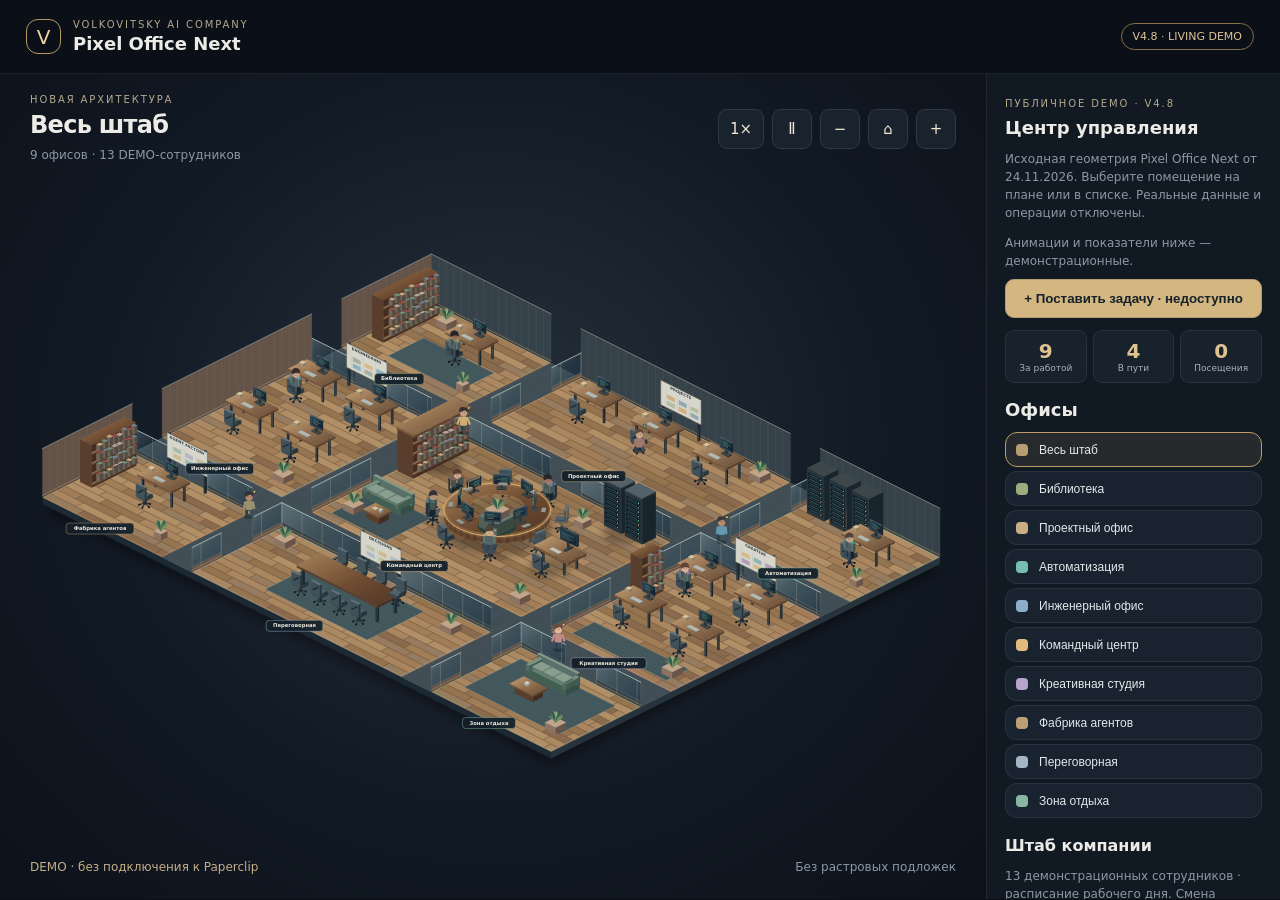
<file: next-v48-demo/index.html>
<!doctype html>
<html lang="ru"><head><meta charset="utf-8"><meta name="viewport" content="width=device-width,initial-scale=1"><title>Pixel Office Next — Management V4.8 DEMO</title>
<style>
:root{color-scheme:dark;font:15px system-ui,-apple-system,sans-serif;background:#0b1018;color:#ecebe6}*{box-sizing:border-box}body{margin:0}header{display:flex;align-items:center;justify-content:space-between;gap:16px;padding:19px 26px;border-bottom:1px solid #ffffff12}.brand{display:flex;align-items:center;gap:12px}.logo{width:35px;height:35px;border:1px solid #b79962;border-radius:12px;display:grid;place-items:center;color:#eed2a1;font-size:20px}.eyebrow{font-size:10px;letter-spacing:.19em;color:#b6a98e;text-transform:uppercase}h1{font-size:18px;margin:3px 0 0;font-weight:600}.tag{border:1px solid #876e46;color:#dec294;border-radius:20px;padding:6px 11px;font-size:11px;white-space:nowrap}main{display:grid;grid-template-columns:minmax(0,1fr) 278px;min-height:calc(100vh - 79px)}.stage{min-width:0;padding:20px;display:flex;flex-direction:column;justify-content:center;background:radial-gradient(ellipse at 50% 44%,#26303b 0%,#121a25 55%,#0c121b 100%)}.stagehead{display:flex;align-items:center;justify-content:space-between;gap:12px;margin:0 10px 4px}.stagehead h2{font-size:24px;letter-spacing:-.03em;font-weight:550;margin:6px 0}.muted{color:#8d98a4;font-size:12px;line-height:1.5}.stage svg{width:100%;height:auto;max-height:76vh;display:block;overflow:visible}.stagefoot{padding:6px 10px 0;display:flex;justify-content:space-between;gap:10px}.sidebar{min-width:0;background:#111923;border-left:1px solid #ffffff10;padding:24px 18px}.sidebar h3{font-size:18px;font-weight:550;margin:8px 0 12px}.sidebar h4{font-size:11px;color:#9aa6b2;letter-spacing:.1em;margin:25px 0 9px}.choice{color:#e2e8eb;background:#18232f;border:1px solid #ffffff12;border-radius:12px;padding:11px 12px;margin:6px 0;width:100%;text-align:left;cursor:pointer;min-height:48px;display:flex;align-items:center;gap:11px}.choice[aria-pressed=true]{border-color:#bd9b64;background:#262a2c}.choice small{display:block;font-size:11px;color:#94a1ad;margin-top:3px}.swatch{width:12px;height:12px;border-radius:4px;flex:none}.detail{padding:14px 0;border-bottom:1px solid #ffffff15;min-height:100px}.detail strong{font-size:16px;font-weight:550}.controls{display:flex;gap:8px}.controls button{font:inherit;border-radius:9px;background:#19232d;color:#f1e7d4;border:1px solid #ffffff19;min-width:40px;min-height:40px;cursor:pointer}.controls button:focus-visible,.choice:focus-visible{outline:2px solid #d5b77b;outline-offset:3px}.person{cursor:pointer}.person:hover .face-light{filter:brightness(1.2)}.blink{animation:blink 3.8s infinite}.status-dot{display:inline-block;width:7px;height:7px;background:#6cc3a5;border-radius:50%;margin-right:7px}@keyframes blink{0%,100%{opacity:.7}50%{opacity:1}}@media(prefers-reduced-motion:reduce){.blink{animation:none}}@media(max-width:740px){header{padding:14px 16px}main{display:block}.stage{padding:16px 8px}.stagehead{margin:0 6px}.stagehead h2{font-size:21px}.stage svg{max-height:none}.sidebar{border-left:0;border-top:1px solid #ffffff12;padding:18px}.stagefoot{flex-wrap:wrap}.tag{font-size:10px}}
html,body{max-width:100%;overflow-x:hidden}.stagehead>div:first-child,.brand>div:last-child{min-width:0}.controls{flex-shrink:0}.stage svg{min-width:0;max-width:100%;overflow:hidden}.detail p{overflow-wrap:anywhere}@media(max-width:480px){header{gap:8px}.brand{gap:8px}.eyebrow{letter-spacing:.12em;font-size:9px}.tag{max-width:105px;white-space:normal;text-align:center}.stagehead{flex-wrap:wrap;gap:8px}.controls{gap:6px}.controls button{min-width:44px;min-height:44px}.stagefoot{font-size:11px}.stagefoot span{max-width:100%}.sidebar{padding:16px}.choice{min-height:48px}}
main{grid-template-columns:minmax(0,1fr) 294px}.stage{justify-content:flex-start;min-height:calc(100vh - 76px)}.stage svg{max-height:calc(100vh - 216px);min-height:300px;flex:1}.sidebar{max-height:calc(100vh - 75px);overflow-y:auto}.zone-choice{min-height:35px;padding:8px 10px;margin:4px 0;font-size:12px}.zone-tag{cursor:pointer}.person.chosen{filter:drop-shadow(0 0 4px #f4d69c)}.zone-tag:focus-visible,.person:focus-visible{outline:2px solid #d5b77b}.controls button{flex-shrink:0}.employee{min-height:46px}.detail{min-height:80px}
@media(max-width:740px){main{display:block}.stage{min-height:auto}.stage svg{min-height:0;max-height:none;height:auto;aspect-ratio:2150/1230}.sidebar{max-height:none;overflow:visible}#zones{display:grid;grid-template-columns:repeat(2,minmax(0,1fr));gap:4px}.zone-choice{margin:0;min-height:44px}.controls{flex-wrap:wrap}.stagehead{align-items:flex-start}}
 .live-summary{display:grid;grid-template-columns:repeat(3,minmax(0,1fr));gap:6px;margin:12px 0 16px}.live-summary>div{border:1px solid #ffffff13;border-radius:9px;padding:8px 5px;background:#17222c;text-align:center}.live-summary strong{display:block;font-size:20px;font-weight:550;color:#dfc28e}.live-summary small{display:block;font-size:9px;line-height:1.25;color:#a6b1b9}.activity-event{display:grid;grid-template-columns:35px minmax(0,1fr);gap:7px;font-size:11px;line-height:1.45;padding:7px 0;border-bottom:1px solid #ffffff0c;color:#cad0d2}.activity-event span:first-child{color:#8998a5;font-variant-numeric:tabular-nums}.employee-state{margin-left:auto;font-size:10px;color:#8fc6b3;flex-shrink:0}.employee-state[data-state=walk]{color:#e5bc78}.employee-state[data-state=visit]{color:#b9acd5}.employee>span:nth-child(2){min-width:0;overflow-wrap:anywhere}.controls button#speed{width:46px}.static-actor .typing-hand{animation:typeHand .48s ease-in-out infinite alternate;transform-box:fill-box;transform-origin:center}@keyframes typeHand{from{transform:translate(0,-.5px)}to{transform:translate(0,1px)}}body.motion-paused .typing-hand,body.motion-paused .blink{animation-play-state:paused}@media(prefers-reduced-motion:reduce){.static-actor .typing-hand{animation:none}}@media(max-width:480px){.controls{gap:5px}.controls button{min-width:39px;min-height:40px}.controls button#speed{width:42px}.employee-state{font-size:9px}}
#source-state{color:#c5ad85}#source-state[data-connected=true]{color:#8fbfae}.live-task{display:flex;align-items:center;justify-content:space-between;gap:8px;padding:8px 0;border-bottom:1px solid #ffffff13;font-size:12px}.live-task span{overflow-wrap:anywhere;min-width:0}.live-task small{color:#9ca9b3}.static-actor:not(.confirmed-working) .typing-hand{animation:none}.static-actor.confirmed-working .typing-hand{animation-play-state:running}.live-summary small{font-size:9px}
[hidden]{display:none!important}.primary{display:block;border:1px solid #b49b72;border-radius:9px;background:#d4b780;color:#17212a;padding:11px 13px;font-weight:650;cursor:pointer}#task-open{width:100%;margin:9px 0 4px}#task-panel{margin:12px 0 0;padding:16px;background:#17232d;border:1px solid #b49b7255;border-radius:13px;max-width:100%;overflow-wrap:anywhere}.task-panel-head{display:flex;justify-content:space-between;align-items:flex-start;gap:12px}.task-panel-head h2{margin:4px 0}.task-panel-head button,.task-actions button:not(.primary){border:1px solid #ffffff24;background:#23323c;border-radius:8px;color:#e6e7e5;min-height:40px;padding:8px 12px;cursor:pointer}#task-form label{display:block;color:#b7c4cc;font-size:12px}#task-form textarea,#task-form select,#task-search,#task-filter{display:block;box-sizing:border-box;width:100%;font:inherit;font-size:13px;color:#e5e4df;background:#0d1821;border:1px solid #ffffff20;border-radius:8px;padding:10px;margin:6px 0 12px;min-width:0}#task-form textarea{resize:vertical;min-height:115px}.task-fields{display:grid;grid-template-columns:minmax(0,2fr) minmax(0,1fr);gap:10px}.task-actions{display:flex;flex-wrap:wrap;gap:8px}.task-actions button:disabled{opacity:.4;cursor:not-allowed}.candidate{padding:9px 11px;border-radius:8px;background:#25323a;border:1px solid #ffffff14;margin:6px 0}.candidate small{display:block;color:#b9c4ca;font-size:11px;margin-top:4px}.draft-preview{font:12px system-ui;white-space:pre-wrap;overflow-wrap:anywhere;background:#111b24;padding:12px;border-radius:8px;max-height:240px;overflow:auto}#task-list{max-height:400px;overflow-y:auto}.task-record{font-size:11px;line-height:1.5;border-bottom:1px solid #ffffff15;padding:8px 0;overflow-wrap:anywhere}.task-record summary{cursor:pointer;color:#d5d8d7}.task-record p{margin:8px 0}.stage:has(#task-panel:not([hidden])) svg{max-height:64vh} @media(max-width:480px){.task-fields{grid-template-columns:1fr}.task-actions .primary{width:100%}#task-panel{padding:12px}.stage:has(#task-panel:not([hidden])) svg{max-height:none}}
#simulation-panel{border-top:1px solid #ffffff24;margin-top:18px;padding-top:14px}#simulation-panel h3{font-size:15px;color:#d7bd90}#simulation-panel button:disabled{opacity:.4;cursor:not-allowed}.sim-check{display:flex;gap:8px;align-items:center;font-size:13px;margin:12px 0}#sim-phrase{display:block;width:100%;padding:9px;background:#0d1821;border:1px solid #ffffff24;color:#eee;border-radius:7px;margin:6px 0 10px}.provider-card{border:1px solid #ffffff20;border-radius:9px;padding:10px;margin:7px 0;background:#19252f}.provider-card strong{font-size:13px;color:#e3d3b4}.provider-card small{display:block;color:#b8c5cc;font-size:11px;line-height:1.5}.provider-card p{font-size:11px;line-height:1.4;margin:5px 0}.provider-card .blocked{color:#d9b783}#quota-board{margin:10px 0 16px}.quota-card{border:1px solid #ffffff20;background:#17232d;border-radius:10px;padding:12px;margin:8px 0;overflow-wrap:anywhere}.quota-card>strong{color:#e7d5b1;font-size:14px}.quota-card small{display:block;color:#b6c4cd;font-size:10px;line-height:1.4}.quota-source{margin-top:4px}.quota-window{margin:12px 0}.quota-row{display:flex;align-items:center;justify-content:space-between;gap:6px;font-size:11px}.quota-row strong{font-size:11px}.quota-track{height:7px;background:#34434c;border-radius:6px;overflow:hidden;margin:5px 0}.quota-fill{height:100%;border-radius:6px}.quota-fill.normal{background:#74ad98}.quota-fill.warn{background:#c99b58}.quota-fill.critical{background:#d16a65}.quota-card .quota-alert{color:#e0ba8c;margin-top:7px}.quota-actions{display:flex;flex-wrap:wrap;gap:7px;margin:6px 0;align-items:center}.quota-actions button,#cursor-quota-form button{color:#dce4e7;background:#253642;border:1px solid #ffffff23;border-radius:7px;padding:8px;font-size:11px;cursor:pointer}.quota-actions a{font-size:11px;color:#e6c28b}#cursor-quota-form{padding:9px;background:#131f28;border-radius:8px}#cursor-quota-form label{display:block;font-size:11px;color:#bfc9ce}#cursor-quota-form input{display:block;width:100%;box-sizing:border-box;min-width:0;background:#0d1821;color:#e7e7e7;border:1px solid #ffffff23;border-radius:6px;padding:8px;margin:5px 0 9px}#quota-refresh-note{font-size:10px;line-height:1.4}#admission-board label{display:block;font-size:11px;color:#bbc6ce}#admission-board select{display:block;width:100%;box-sizing:border-box;background:#14212a;color:#eee;border:1px solid #ffffff23;border-radius:6px;padding:8px;margin:4px 0 8px}#admission-board{margin:15px 0}#admission-result .provider-card{padding:8px}#admission-result .provider-card small{overflow-wrap:anywhere}
:root{color-scheme:dark;font:15px system-ui,-apple-system,sans-serif;background:#0b1018;color:#ecebe6}*{box-sizing:border-box}body{margin:0}header{display:flex;align-items:center;justify-content:space-between;gap:16px;padding:19px 26px;border-bottom:1px solid #ffffff12}.brand{display:flex;align-items:center;gap:12px}.logo{width:35px;height:35px;border:1px solid #b79962;border-radius:12px;display:grid;place-items:center;color:#eed2a1;font-size:20px}.eyebrow{font-size:10px;letter-spacing:.19em;color:#b6a98e;text-transform:uppercase}h1{font-size:18px;margin:3px 0 0;font-weight:600}.tag{border:1px solid #876e46;color:#dec294;border-radius:20px;padding:6px 11px;font-size:11px;white-space:nowrap}main{display:grid;grid-template-columns:minmax(0,1fr) 278px;min-height:calc(100vh - 79px)}.stage{min-width:0;padding:20px;display:flex;flex-direction:column;justify-content:center;background:radial-gradient(ellipse at 50% 44%,#26303b 0%,#121a25 55%,#0c121b 100%)}.stagehead{display:flex;align-items:center;justify-content:space-between;gap:12px;margin:0 10px 4px}.stagehead h2{font-size:24px;letter-spacing:-.03em;font-weight:550;margin:6px 0}.muted{color:#8d98a4;font-size:12px;line-height:1.5}.stage svg{width:100%;height:auto;max-height:76vh;display:block;overflow:visible}.stagefoot{padding:6px 10px 0;display:flex;justify-content:space-between;gap:10px}.sidebar{min-width:0;background:#111923;border-left:1px solid #ffffff10;padding:24px 18px}.sidebar h3{font-size:18px;font-weight:550;margin:8px 0 12px}.sidebar h4{font-size:11px;color:#9aa6b2;letter-spacing:.1em;margin:25px 0 9px}.choice{color:#e2e8eb;background:#18232f;border:1px solid #ffffff12;border-radius:12px;padding:11px 12px;margin:6px 0;width:100%;text-align:left;cursor:pointer;min-height:48px;display:flex;align-items:center;gap:11px}.choice[aria-pressed=true]{border-color:#bd9b64;background:#262a2c}.choice small{display:block;font-size:11px;color:#94a1ad;margin-top:3px}.swatch{width:12px;height:12px;border-radius:4px;flex:none}.detail{padding:14px 0;border-bottom:1px solid #ffffff15;min-height:100px}.detail strong{font-size:16px;font-weight:550}.controls{display:flex;gap:8px}.controls button{font:inherit;border-radius:9px;background:#19232d;color:#f1e7d4;border:1px solid #ffffff19;min-width:40px;min-height:40px;cursor:pointer}.controls button:focus-visible,.choice:focus-visible{outline:2px solid #d5b77b;outline-offset:3px}.person{cursor:pointer}.person:hover .face-light{filter:brightness(1.2)}.blink{animation:blink 3.8s infinite}.status-dot{display:inline-block;width:7px;height:7px;background:#6cc3a5;border-radius:50%;margin-right:7px}@keyframes blink{0%,100%{opacity:.7}50%{opacity:1}}@media(prefers-reduced-motion:reduce){.blink{animation:none}}@media(max-width:740px){header{padding:14px 16px}main{display:block}.stage{padding:16px 8px}.stagehead{margin:0 6px}.stagehead h2{font-size:21px}.stage svg{max-height:none}.sidebar{border-left:0;border-top:1px solid #ffffff12;padding:18px}.stagefoot{flex-wrap:wrap}.tag{font-size:10px}}
html,body{max-width:100%;overflow-x:hidden}.stagehead>div:first-child,.brand>div:last-child{min-width:0}.controls{flex-shrink:0}.stage svg{min-width:0;max-width:100%;overflow:hidden}.detail p{overflow-wrap:anywhere}@media(max-width:480px){header{gap:8px}.brand{gap:8px}.eyebrow{letter-spacing:.12em;font-size:9px}.tag{max-width:105px;white-space:normal;text-align:center}.stagehead{flex-wrap:wrap;gap:8px}.controls{gap:6px}.controls button{min-width:44px;min-height:44px}.stagefoot{font-size:11px}.stagefoot span{max-width:100%}.sidebar{padding:16px}.choice{min-height:48px}}
main{grid-template-columns:minmax(0,1fr) 294px}.stage{justify-content:flex-start;min-height:calc(100vh - 76px)}.stage svg{max-height:calc(100vh - 216px);min-height:300px;flex:1}.sidebar{max-height:calc(100vh - 75px);overflow-y:auto}.zone-choice{min-height:35px;padding:8px 10px;margin:4px 0;font-size:12px}.zone-tag{cursor:pointer}.person.chosen{filter:drop-shadow(0 0 4px #f4d69c)}.zone-tag:focus-visible,.person:focus-visible{outline:2px solid #d5b77b}.controls button{flex-shrink:0}.employee{min-height:46px}.detail{min-height:80px}
@media(max-width:740px){main{display:block}.stage{min-height:auto}.stage svg{min-height:0;max-height:none;height:auto;aspect-ratio:2150/1230}.sidebar{max-height:none;overflow:visible}#zones{display:grid;grid-template-columns:repeat(2,minmax(0,1fr));gap:4px}.zone-choice{margin:0;min-height:44px}.controls{flex-wrap:wrap}.stagehead{align-items:flex-start}}
 .live-summary{display:grid;grid-template-columns:repeat(3,minmax(0,1fr));gap:6px;margin:12px 0 16px}.live-summary>div{border:1px solid #ffffff13;border-radius:9px;padding:8px 5px;background:#17222c;text-align:center}.live-summary strong{display:block;font-size:20px;font-weight:550;color:#dfc28e}.live-summary small{display:block;font-size:9px;line-height:1.25;color:#a6b1b9}.activity-event{display:grid;grid-template-columns:35px minmax(0,1fr);gap:7px;font-size:11px;line-height:1.45;padding:7px 0;border-bottom:1px solid #ffffff0c;color:#cad0d2}.activity-event span:first-child{color:#8998a5;font-variant-numeric:tabular-nums}.employee-state{margin-left:auto;font-size:10px;color:#8fc6b3;flex-shrink:0}.employee-state[data-state=walk]{color:#e5bc78}.employee-state[data-state=visit]{color:#b9acd5}.employee>span:nth-child(2){min-width:0;overflow-wrap:anywhere}.controls button#speed{width:46px}.static-actor .typing-hand{animation:typeHand .48s ease-in-out infinite alternate;transform-box:fill-box;transform-origin:center}@keyframes typeHand{from{transform:translate(0,-.5px)}to{transform:translate(0,1px)}}body.motion-paused .typing-hand,body.motion-paused .blink{animation-play-state:paused}@media(prefers-reduced-motion:reduce){.static-actor .typing-hand{animation:none}}@media(max-width:480px){.controls{gap:5px}.controls button{min-width:39px;min-height:40px}.controls button#speed{width:42px}.employee-state{font-size:9px}}

.static-actor:not(.confirmed-working) .typing-hand{animation:typeHand .48s ease-in-out infinite alternate}.motion-paused .typing-hand,.motion-paused .blink{animation-play-state:paused!important}@media(prefers-reduced-motion:reduce){.static-actor .typing-hand,.blink{animation:none!important}}
</style><meta name="robots" content="noindex,nofollow,noarchive"><meta http-equiv="Content-Security-Policy" content="default-src 'none'; script-src 'unsafe-inline'; style-src 'unsafe-inline'; img-src data:; connect-src 'none'; object-src 'none'; base-uri 'none'; form-action 'none'"></head><body>
<header><div class="brand"><div class="logo">V</div><div><div class="eyebrow">VOLKOVITSKY AI COMPANY</div><h1>Pixel Office Next</h1></div></div><div class="tag">V4.8 · LIVING DEMO</div></header>
<main><section class="stage"><div class="stagehead"><div><div class="eyebrow">Новая архитектура</div><h2 id="scope">Весь штаб</h2><span class="muted"><span id="headline">9 офисов · 13 DEMO-сотрудников</span></span></div><div class="controls"><button id="speed" aria-label="Скорость анимации">1×</button><button id="motion" aria-label="Приостановить движение">Ⅱ</button><button id="minus" aria-label="Уменьшить">−</button><button id="reset" aria-label="Вписать сцену">⌂</button><button id="plus" aria-label="Увеличить">+</button></div></div>
<svg id="scene" viewBox="-35 0 2150 1230" role="img" aria-label="Интерактивный изометрический штаб из девяти помещений" xmlns="http://www.w3.org/2000/svg"><defs>
<linearGradient id="wood" x1="0" y1="0" x2="1" y2="1"><stop stop-color="#c4a176"/><stop offset=".48" stop-color="#937150"/><stop offset="1" stop-color="#644b37"/></linearGradient>
<linearGradient id="walnut" x1="0" y1="0" x2="1" y2="1"><stop stop-color="#a5825a"/><stop offset=".55" stop-color="#6f4b31"/><stop offset="1" stop-color="#503626"/></linearGradient>
<linearGradient id="glass" x1="0" y1="0" x2=".9" y2="1"><stop stop-color="#9fbbc3" stop-opacity=".55"/><stop offset=".5" stop-color="#315568" stop-opacity=".42"/><stop offset="1" stop-color="#162d3e" stop-opacity=".9"/></linearGradient>
<linearGradient id="screen" x1="0" y1="0" x2="0" y2="1"><stop stop-color="#213e4b"/><stop offset="1" stop-color="#101d29"/></linearGradient>
<linearGradient id="slate" x1="0" y1="0" x2="1" y2="1"><stop stop-color="#3c4b52"/><stop offset="1" stop-color="#202d36"/></linearGradient>
<radialGradient id="lamp"><stop stop-color="#ffc86d" stop-opacity=".28"/><stop offset="1" stop-color="#ffc86d" stop-opacity="0"/></radialGradient>
<filter id="soft" x="-100%" y="-100%" width="300%" height="300%"><feGaussianBlur stdDeviation="9"/></filter>
<filter id="drop" x="-40%" y="-40%" width="180%" height="200%"><feDropShadow dx="0" dy="14" stdDeviation="14" flood-color="#000" flood-opacity=".42"/></filter>
<filter id="glow" x="-80%" y="-80%" width="260%" height="260%"><feGaussianBlur stdDeviation="2.3" result="blur"/><feMerge><feMergeNode in="blur"/><feMergeNode in="SourceGraphic"/></feMerge></filter>
</defs><g id="world"></g></svg>
<div class="stagefoot muted"><span id="source-state" role="status">DEMO · без подключения к Paperclip</span><span>Без растровых подложек</span></div></section>
<aside class="sidebar"><div class="eyebrow">Публичное DEMO · V4.8</div><h3>Центр управления</h3>
<p class="muted">Исходная геометрия Pixel Office Next от 24.11.2026. Выберите помещение на плане или в списке. Реальные данные и операции отключены.</p>
<div id="source-time" class="muted">Анимации и показатели ниже — демонстрационные.</div>
<button id="task-open" class="primary" disabled title="Только визуальный просмотр">+ Поставить задачу · недоступно</button>
<div class="live-summary"><div><strong id="work-count">—</strong><small>За работой</small></div><div><strong id="walk-count">—</strong><small>В пути</small></div><div><strong id="visit-count">—</strong><small>Посещения</small></div></div>
<h3>Офисы</h3><div id="zones"></div><div class="detail" id="detail"><strong>Штаб компании</strong><p class="muted">Выберите офис.</p></div>
<h3>Сотрудники</h3><p class="muted">13 условных персонажей · не реальные статусы.</p><div id="people"></div><h3>События · DEMO</h3><div id="activity-log"></div>
<section id="quota-board" aria-label="Контроль лимитов"><h4>ЛИМИТЫ · DEMO (не реальные квоты)</h4><div id="codex-quota" class="quota-card">Получение лимитов Codex…</div><div id="cursor-quota" class="quota-card"></div><div class="quota-actions"><button type="button" id="quota-refresh">Обновить пример</button></div><div class="quota-actions"><button type="button" id="cursor-edit">Ввести пример Cursor</button><button type="button" id="cursor-clear">Сбросить снимок</button></div><form id="cursor-quota-form" hidden><label>Cursor Models · использовано, %<input id="cursor-own" type="number" required min="0" max="100" step="0.1"></label><label>Other Models · использовано, %<input id="cursor-other" type="number" required min="0" max="100" step="0.1"></label><label>Дата сброса (необязательно)<input id="cursor-reset" type="datetime-local"></label><button type="submit">Применить пример</button><small id="cursor-message"></small></form><p id="quota-refresh-note" class="muted" role="status"></p></section><section id="demo-executor-status"><h3>Исполнители · DEMO</h3><p class="muted">Условные примеры состояний, не реальные данные. Активность, лимиты и допуск проверяются отдельно.</p><div class="quota-card" data-executor="chatgpt"><strong>ChatGPT</strong><p>Ручной канал</p><small>Пример: координация</small><p>Демонстрация · запуск недоступен</p></div><div class="quota-card" data-executor="codex"><strong>Codex</strong><p>CLI обнаружен</p><small>Пример: техническая проверка</small><p>Демонстрация · запуск недоступен</p></div><div class="quota-card" data-executor="cursor"><strong>Cursor</strong><p>CLI обнаружен</p><small>Пример: результат ожидает проверки</small><p>Демонстрация · запуск недоступен</p></div><div class="quota-card" data-executor="grok_bot"><strong>Grok Bot</strong><p>Доступность не подтверждена</p><small>Пример: содержание принято, задача не закрыта</small><p>Демонстрация · запуск недоступен</p></div><div class="quota-card" data-executor="openrouter"><strong>OpenRouter</strong><p>Маршрут не подтверждён</p><small>Пример: проверка маршрута</small><p>Демонстрация · запуск недоступен</p></div><div class="quota-card" data-executor="omniroute"><strong>OmniRoute</strong><p>Локальный шлюз</p><small>Пример: доступность порта</small><p>Демонстрация · запуск недоступен</p></div><div class="quota-card" data-executor="hr"><strong>HR · фабрика агентов</strong><p>Запланировано</p><small>Пример: подготовка ролей</small><p>Демонстрация · запуск недоступен</p></div><h3>Журнал задач · DEMO</h3><div id="owner-task-status" class="quota-card"><small>Условные числа для проверки интерфейса</small><p>Ожидают исполнения: 3</p><p>В работе: 2</p><p>Ожидают проверки: 1</p><p>Ожидают согласования: 1</p><p>Завершены: 4</p><p>Ошибка: 1</p></div></section><section><h4>GROK BOT · НЕДЕЛЬНЫЙ ЛИМИТ (пример)</h4><div class="quota-card"><div class="quota-row"><span>Осталось</span><strong>65%</strong></div><div class="quota-track"><div class="quota-fill normal" style="width:35%"></div></div><small>Использовано 35% · условное значение</small></div></section><h3>Задачи и согласования</h3><div class="quota-card">Доступны только в защищённой рабочей версии.</div>
</aside></main>
<script>
/* HQ Expansion: pure SVG geometry; no external resources. */
const root=document.querySelector('#world'),svg=document.querySelector('#scene');
let W=root,ox=0,oy=0;
// Navigation geometry is derived from the same furniture and wall drawing calls.
const obstacles=[],seatAnchors=new Map(),seatFacings=new Map();let seatOwner=null,recordGeometry=true;
const seatKey=(x,y)=>'chair:'+x.toFixed(2)+':'+y.toFixed(2);
function rectObstacle(x,y,rx,ry,owner=seatOwner){obstacles.push({kind:'rect',x,y,rx,ry,owner})}
function circleObstacle(x,y,r){obstacles.push({kind:'circle',x,y,r,owner:null})}
function recordBox(x,y,z,a,b,h,rot){
 if(!recordGeometry||z>=1.85||z+h<=.025)return;
 const c=Math.abs(Math.cos(rot)),s=Math.abs(Math.sin(rot));
 rectObstacle(x+ox,y+oy,(a*c+b*s)/2,(a*s+b*c)/2);
}
const clearance=.18,gridStep=.25;
function obstacleIndex(){
 const bins=new Map();
 for(const o of obstacles){const rx=(o.rx??o.r)+clearance,ry=(o.ry??o.r)+clearance;
  for(let x=Math.floor(o.x-rx);x<=Math.floor(o.x+rx);x++)for(let y=Math.floor(o.y-ry);y<=Math.floor(o.y+ry);y++){
   const k=x+','+y;if(!bins.has(k))bins.set(k,[]);bins.get(k).push(o);
  }
 }
 return bins;
}
let navBins;
function allowedSeats(a){const ids=new Set();if(a.homeSeat)ids.add(seatKey(...a.home));if(a.visitSeat)ids.add(a.id==='eva'?'lounge-sofa':seatKey(...a.visit));return ids}
function blocked(x,y,ignored=new Set()){
 if(x<clearance||y<clearance||x>34-clearance||y>26-clearance)return true;
 for(const o of navBins.get(Math.floor(x)+','+Math.floor(y))||[]){
  if(o.owner&&ignored.has(o.owner))continue;
  if(o.kind==='circle'){if(Math.hypot(x-o.x,y-o.y)<o.r+clearance)return true}
  else if(Math.abs(x-o.x)<o.rx+clearance&&Math.abs(y-o.y)<o.ry+clearance)return true;
 }
 return false;
}
function clearSegment(a,b,ignored){const n=Math.max(1,Math.ceil(Math.hypot(a[0]-b[0],a[1]-b[1])/.045));for(let i=0;i<=n;i++){const t=i/n;if(blocked(a[0]+(b[0]-a[0])*t,a[1]+(b[1]-a[1])*t,ignored))return false}return true}
function findRoute(a){
 const ignored=allowedSeats(a);
 if(a.homeSeat&&!seatAnchors.has(seatKey(...a.home)))throw Error('Missing home seat '+a.id);
 if(a.visitSeat&&!seatAnchors.has(a.id==='eva'?'lounge-sofa':seatKey(...a.visit)))throw Error('Missing visit seat '+a.id);
 const nx=137,ny=105,sz=nx*ny,idx=(x,y)=>y*nx+x,world=i=>[(i%nx)*gridStep,Math.floor(i/nx)*gridStep];
 const usable=new Uint8Array(sz);for(let i=0;i<sz;i++){const [x,y]=world(i);usable[i]=!blocked(x,y,ignored)}
 function nearest(p){let best=-1,d=Infinity;const xx=Math.round(p[0]/gridStep),yy=Math.round(p[1]/gridStep);for(let x=Math.max(0,xx-5);x<=Math.min(nx-1,xx+5);x++)for(let y=Math.max(0,yy-5);y<=Math.min(ny-1,yy+5);y++){const i=idx(x,y),q=world(i),dist=Math.hypot(q[0]-p[0],q[1]-p[1]);if(usable[i]&&dist<d&&clearSegment(p,q,ignored)){best=i;d=dist}}return best}
 const start=nearest(a.home),end=nearest(a.visit);
 if(start<0||end<0)throw Error('Blocked endpoint '+a.id+' home='+start+' visit='+end);
 const prev=new Int32Array(sz).fill(-1),queue=new Int32Array(sz);let head=0,tail=0;prev[start]=start;queue[tail++]=start;
 while(head<tail&&prev[end]<0){const i=queue[head++],x=i%nx,y=Math.floor(i/nx);for(const [dx,dy] of [[1,0],[-1,0],[0,1],[0,-1]]){const xx=x+dx,yy=y+dy;if(xx<0||yy<0||xx>=nx||yy>=ny)continue;const j=idx(xx,yy);if(prev[j]!==-1||!usable[j]||!clearSegment(world(i),world(j),ignored))continue;prev[j]=i;queue[tail++]=j}}
 if(prev[end]<0)throw Error('No route '+a.id);
 const reverse=[];for(let i=end;;i=prev[i]){reverse.push(world(i));if(i===start)break}
 const raw=[a.home,...reverse.reverse(),a.visit],result=[raw[0]];let i=0;
 while(i<raw.length-1){let j=raw.length-1;while(j>i+1&&!clearSegment(raw[i],raw[j],ignored))j--;result.push(raw[j]);i=j}
 // Seat footprint exclusions are permitted only next to assigned endpoints.
 if(!result.slice(1).every((p,i)=>clearSegment(result[i],p,ignored)))throw Error('Unsafe route '+a.id);
 return result.filter((p,i)=>i===0||Math.hypot(p[0]-result[i-1][0],p[1]-result[i-1][1])>.0001);
}
function verifyNavigation(){
 return schedules.map(a=>{const ignore=allowedSeats(a),violations=[];let length=0;
 for(let i=1;i<a.points.length;i++){const p=a.points[i-1],q=a.points[i],l=Math.hypot(q[0]-p[0],q[1]-p[1]);length+=l;
  for(let j=0,n=Math.max(1,Math.ceil(l/.025));j<=n;j++){const t=j/n,x=p[0]+(q[0]-p[0])*t,y=p[1]+(q[1]-p[1])*t;
   if(blocked(x,y,ignore))violations.push('obstacle '+i);
   // Any seat exclusion is legitimate only within a small endpoint envelope.
   if(blocked(x,y)&&Math.min(Math.hypot(x-a.home[0],y-a.home[1]),Math.hypot(x-a.visit[0],y-a.visit[1]))>(a.id==='eva'?1.35:.8))violations.push('seat-crossing '+i);
  }
 }
 return {id:a.id,segments:a.points.length-1,length:Math.round(length*100)/100,violations:[...new Set(violations)]};
 })
}

const NS='http://www.w3.org/2000/svg';
const P=(x,y,z=0)=>[900+(x+ox-y-oy)*34,145+(x+ox+y+oy)*17-z*43];
const pt=a=>a.map(v=>v.toFixed(2)).join(',');
const el=(tag,attrs={},parent=W)=>{let n=document.createElementNS(NS,tag);for(const[k,v]of Object.entries(attrs))n.setAttribute(k,v);parent.append(n);return n};
const group=(p=W,attrs={})=>el('g',attrs,p);
const polygon=(points,fill,p=W,attrs={})=>el('polygon',{points:points.map(pt).join(' '),fill,...attrs},p);
const poly=(vertices,fill,p=W,attrs={})=>polygon(vertices.map(v=>P(...v)),fill,p,attrs);
const line=(a,b,color,width=1,p=W,attrs={})=>{const A=P(...a),B=P(...b);return el('line',{x1:A[0],y1:A[1],x2:B[0],y2:B[1],stroke:color,'stroke-width':width,'stroke-linecap':'round',...attrs},p)};
const path=(d,fill,p=W,attrs={})=>el('path',{d,fill,...attrs},p);
const circ=(x,y,r,fill,p=W,attrs={})=>el('circle',{cx:x,cy:y,r,fill,...attrs},p);
const ellipse=(x,y,rx,ry,fill,p=W,attrs={})=>el('ellipse',{cx:x,cy:y,rx,ry,fill,...attrs},p);
function box(x,y,z,a,b,h,colors,p=W,rot=0){
 recordBox(x,y,z,a,b,h,rot);
 const c=Math.cos(rot),s=Math.sin(rot),q=(u,v,w)=>[x+u*c-v*s,y+u*s+v*c,z+w];
 const A=q(-a/2,-b/2,0),B=q(a/2,-b/2,0),C=q(a/2,b/2,0),D=q(-a/2,b/2,0),E=q(-a/2,-b/2,h),F=q(a/2,-b/2,h),G=q(a/2,b/2,h),H=q(-a/2,b/2,h);
 const [top,right,left]=colors;const faces=[{v:[A,B,F,E],c:left,dy:-c-s},{v:[B,C,G,F],c:right,dy:c+s},{v:[C,D,H,G],c:left,dy:c-s},{v:[D,A,E,H],c:right,dy:-c+s}];
 faces.filter(f=>f.dy>0).forEach(f=>poly(f.v,f.c,p));poly([E,F,G,H],top,p);return [E,F,G,H];
}
const rnd=i=>{let x=Math.sin(i*127.1+91.73)*43758.5453;return x-Math.floor(x)};
function groundShadow(x,y,rx,ry,alpha=.26){const [a,b]=P(x,y,.015);ellipse(a,b,rx,ry,'#000',W,{opacity:alpha,filter:'url(#soft)'})}
function ringPoints(cx,cy,z,r,n=80,start=0,end=Math.PI*2){return Array.from({length:n+1},(_,i)=>{const a=start+(end-start)*i/n;return P(cx+r*Math.cos(a),cy+r*Math.sin(a),z)})}
function pathPoints(ps){return 'M'+ps.map(pt).join(' L')+' Z'}
const palette=['#94734f','#a17d57','#a98660','#8a6a4d','#b18f66','#967b5e','#aa8861'];
const dark=['#3d4649','#18252d','#29353d'],wood=['url(#wood)','#5b402d','#77563c'],walnut=['url(#walnut)','#442d20','#593e2d'];
function plant(x,y,z=0,r=.27,p=W){box(x,y,z,r*1.7,r*1.7,.34,['#c0a58a','#685449','#8d7462'],p);const [a,b]=P(x,y,z+.32);for(let i=0;i<9;i++){let ang=i*2.4,dx=Math.cos(ang)*(10+r*16),dy=-14-Math.abs(Math.sin(ang))*13;path('M'+a+','+b+' Q'+(a+dx*.45-5)+','+(b+dy*.7)+' '+(a+dx)+','+(b+dy)+' Q'+(a+dx*.8+7)+','+(b+dy*.9)+' '+a+','+b,['#748c5d','#3f745d','#92a975','#335b4c'][i%4],p)}}
function chair(x,y,a,p=W){const old=seatOwner;seatOwner=seatKey(x+ox,y+oy);seatAnchors.set(seatOwner,[x+ox,y+oy]);seatFacings.set(seatOwner,a);rectObstacle(x+ox,y+oy,.34,.34);try{return chairGeometry(x,y,a,p)}finally{seatOwner=old}}
function chairGeometry(x,y,a,p=W){const c=Math.cos(a),s=Math.sin(a),q=(u,v,z)=>[x+u*c-v*s,y+u*s+v*c,z];const B=(u,v,z,w,d,h,col)=>box(...q(u,v,z),w,d,h,col,p,a);
for(let j=0;j<5;j++){let t=j*Math.PI*2/5;line(q(0,0,.17),q(Math.cos(t)*.27,Math.sin(t)*.27,.075),'#303a40',3,p);const w=P(...q(Math.cos(t)*.27,Math.sin(t)*.27,.055));circ(...w,2.4,'#101921',p)}
B(0,0,.12,.11,.11,.35,dark);B(0,0,.46,.55,.55,.13,['#51616a','#26343c','#394b55']);B(0,.25,.56,.58,.14,.65,['#61717a','#26353d','#40515a']);B(-.31,0,.65,.065,.34,.07,dark);B(.31,0,.65,.065,.34,.07,dark)}
const roster=[
{id:'ada',name:'Ада',role:'Координация штаба',color:'#48796e',skin:'#bf9777',hair:'#34313a',a:2.25,zone:'command'},
{id:'eli',name:'Эли',role:'Аналитика',color:'#8c665e',skin:'#d1a989',hair:'#583b31',a:3.65,zone:'command'},
{id:'cleo',name:'Клео',role:'Продукт и дизайн',color:'#7d88a8',skin:'#aa795d',hair:'#28272b',a:5.1,zone:'command'},
{id:'dan',name:'Дан',role:'Инженерия',color:'#baa277',skin:'#d2ad8c',hair:'#504132',a:.9,zone:'command'},
{id:'leo',name:'Лео',role:'Разработка',color:'#648fa2',skin:'#cb9f81',hair:'#362c2c',zone:'engineering'},
{id:'mia',name:'Миа',role:'Проектный офис',color:'#a0786d',skin:'#c8a488',hair:'#624737',zone:'projects',walker:true},
{id:'nia',name:'Ниа',role:'База знаний',color:'#8d9b69',skin:'#9c7158',hair:'#25252b',zone:'library'},
{id:'max',name:'Макс',role:'Автоматизация',color:'#4b938b',skin:'#c5a78c',hair:'#50423a',zone:'automation'},
{id:'ira',name:'Ира',role:'Медиапроизводство',color:'#987d9f',skin:'#dfb69a',hair:'#64423c',zone:'creative'},
{id:'kai',name:'Кай',role:'Фабрика агентов',color:'#9a9270',skin:'#b58868',hair:'#333139',zone:'hr',walker:true},
{id:'lin',name:'Лин',role:'Планирование',color:'#d0ac75',skin:'#c5a17e',hair:'#342d31',zone:'projects',walker:true},
{id:'sam',name:'Сэм',role:'Техническая координация',color:'#6499b0',skin:'#b8896b',hair:'#36383a',zone:'engineering',walker:true},
{id:'eva',name:'Ева',role:'Внутренние коммуникации',color:'#c18b86',skin:'#dfba9b',hair:'#6b493a',zone:'command',walker:true}
];

function human(x,y,z,a,r,p){const g=group(p,{class:'person static-actor','data-id':r.id,role:'button',tabindex:'0','aria-label':r.name});const c=Math.cos(a),s=Math.sin(a),q=(u,v,w)=>[x+u*c-v*s,y+u*s+v*c,z+w];const B=(u,v,w,ww,dd,h,col)=>box(...q(u,v,w),ww,dd,h,col,g,a);
const hip=z?0:0;
B(-.12,.03,hip,.19,.24,.40,['#263643','#16232e','#354650']);B(.12,.03,hip,.19,.24,.4,['#303d48','#18242c','#3d4a54']);
B(0,0,.35,.43,.31,.47,[r.color,'#354b4b','#536466']);B(0,-.164,.67,.13,.025,.11,['#c9c5b4','#63706a','#9baba0']);const armStart=g.children.length;B(-.24,0,.39,.14,.18,.38,[r.color,'#485451','#5f726b']);B(.24,0,.39,.14,.18,.38,[r.color,'#485451','#5f726b']);[...g.children].slice(armStart).forEach(n=>n.classList.add('typing-hand'));
const h=P(...q(0,-.005,.97));const [hx,hy]=h;ellipse(hx,hy,8.8,10.6,r.skin,g,{class:'face-light'});path('M'+(hx-9)+','+(hy+2)+' C'+(hx-14)+','+(hy-11)+' '+(hx+1)+','+(hy-17)+' '+(hx+8)+','+(hy-8)+' L'+(hx+10)+','+(hy+1)+' Q'+(hx+1)+','+(hy-4)+' '+(hx-9)+','+(hy+2),r.hair,g);circ(hx-3,hy+1,1,'#302b2a',g);circ(hx+3,hy+1,1,'#302b2a',g);path('M'+(hx-2)+','+(hy+5)+' q2,1 4,0','none',g,{stroke:'#785d50','stroke-width':.8});
g.addEventListener('click',()=>select(r.id));g.addEventListener('keydown',e=>{if(e.key==='Enter'||e.key===' '){e.preventDefault();select(r.id)}});return g}
function monitor(x,y,theta,p){const a=theta-Math.PI/2,c=Math.cos(a),s=Math.sin(a),q=(u,v,z)=>[x+u*c-v*s,y+u*s+v*c,z];box(x,y,1.03,.47,.25,.055,dark,p,a);box(x,y,1.08,.08,.08,.29,dark,p,a);box(x,y,1.27,.8,.09,.51,['#52606a','#14252e','#2f424d'],p,a);poly([q(-.34,-.049,1.32),q(.34,-.049,1.32),q(.34,-.049,1.72),q(-.34,-.049,1.72)],'url(#screen)',p);for(let i=0;i<4;i++)line(q(-.28,-.052,1.39+i*.072),q(-.28+(i===2?.48:.31),-.052,1.39+i*.072),i===0?'#d9b67a':'#6fb29c',1.1,p,{opacity:.75})}
const zones=[
{id:'library',name:'Библиотека',en:'Knowledge Library',x:0,y:0,w:8,h:6,accent:'#9eac7d',desc:'Память, исследования и база знаний.'},
{id:'projects',name:'Проектный офис',en:'Project Office',x:10,y:0,w:14,h:6,accent:'#ccad7f',desc:'Планирование и координация проектов.'},
{id:'automation',name:'Автоматизация',en:'Automation Lab',x:26,y:0,w:8,h:6,accent:'#76bdb2',desc:'Оркестрация, серверы и инфраструктура.'},
{id:'engineering',name:'Инженерный офис',en:'Engineering Office',x:0,y:8,w:8,h:10,accent:'#8aaec9',desc:'Разработка, тестирование и техническая приёмка.'},
{id:'command',name:'Командный центр',en:'Command Studio',x:10,y:8,w:14,h:10,accent:'#e0bb7d',desc:'Утверждённая композиция штаба: круглый стол, библиотека и рабочие места.'},
{id:'creative',name:'Креативная студия',en:'Creative Studio',x:26,y:8,w:8,h:10,accent:'#b6a4cf',desc:'Дизайн, видео и медиапроизводство.'},
{id:'hr',name:'Фабрика агентов',en:'HR / Agent Factory',x:0,y:20,w:8,h:6,accent:'#bb9e73',desc:'Подбор ролей, обучение и создание агентов.'},
{id:'meeting',name:'Переговорная',en:'Meeting Room',x:10,y:20,w:14,h:6,accent:'#a4b6c5',desc:'Совещания и согласования.'},
{id:'lounge',name:'Зона отдыха',en:'Lounge',x:26,y:20,w:8,h:6,accent:'#89b6a2',desc:'Неформальное общение и отдых.'}
];
const zmap=Object.fromEntries(zones.map(z=>[z.id,z]));
let selectedZone=null,selectedPerson=null,paused=matchMedia('(prefers-reduced-motion: reduce)').matches,sim=0,zoom=1,currentView=[-35,0,2150,1230];
const layer=group(root,{id:'base-layer'});W=layer;
poly([[0,0,-.3],[34,0,-.3],[34,26,-.3],[0,26,-.3]],'#0b1119',layer,{filter:'url(#drop)'});
poly([[34,0,0],[34,26,0],[34,26,-.34],[34,0,-.34]],'#26333c',layer);
poly([[0,26,0],[34,26,0],[34,26,-.34],[0,26,-.34]],'#1c2832',layer);
poly([[0,0,0],[34,0,0],[34,26,0],[0,26,0]],'#536063',layer);
for(const x of [8,24]){poly([[x,0,.003],[x+2,0,.003],[x+2,26,.003],[x,26,.003]],'#414e55',layer);for(let i=1;i<26;i++)line([x+.1,i,.01],[x+1.9,i,.01],'#728082',.6,layer,{opacity:.38})}
for(const y of [6,18]){poly([[0,y,.006],[34,y,.006],[34,y+2,.006],[0,y+2,.006]],'#414e55',layer);for(let i=1;i<34;i++)line([i,y+.12,.01],[i,y+1.88,.01],'#728082',.6,layer,{opacity:.38})}
for(const z of zones){ox=z.x;oy=z.y;const g=group(layer,{'data-floor':z.id});
 poly([[0,0,.01],[z.w,0,.01],[z.w,z.h,.01],[0,z.h,.01]],'#957352',g);
 for(let j=0;j<z.h*2;j++){let y=j*.5,x=0,k=0;while(x<z.w-.001){let end=Math.min(z.w,x+(k===0?1.2+(j%3)*.55:2.6));poly([[x,y,.018],[end-.018,y,.018],[end-.018,y+.482,.018],[x,y+.482,.018]],palette[Math.floor(rnd(j*19+k+z.x*31+z.y*17)*palette.length)],g,{stroke:'#261f1a','stroke-width':'.3'});line([x+.12,y+.21,.021],[Math.max(x+.12,end-.1),y+.21,.021],'#f0cf9a',.3,g,{opacity:.16});x=end;k++}}
 poly([[.05,.05,.03],[z.w-.05,.05,.03],[z.w-.05,z.h-.05,.03],[.05,z.h-.05,.03]],'none',g,{stroke:z.accent,'stroke-width':1.5,opacity:.65});
}
ox=oy=0;
const roomLayer=group(root,{id:'rooms'}),roomGroups={};
function partition(z){
 const g=group(W),h=1.32;
 // Full-height external back walls; low cutaway glazing inside. Doors are kept open.
 for(const side of ['north','west']){
  const length=side==='north'?z.w:z.h,external=side==='north'?z.y===0:z.x===0,ht=external?2.6:h;
  const q=(t,v)=>side==='north'?[t,0,v]:[0,t,v];
  const segments=external?[[0,length]]:[[0,Math.max(0,length/2-1.05)],[length/2+1.05,length]];
  for(const [a,b]of segments){
   if(side==='north')rectObstacle(ox+(a+b)/2,oy,(b-a)/2,.055,null);
   else rectObstacle(ox,oy+(a+b)/2,.055,(b-a)/2,null);
   poly([q(a,.02),q(b,.02),q(b,external?ht:.29),q(a,external?ht:.29)],side==='north'?'#35424a':'#635348',g);
   if(!external)poly([q(a,.3),q(b,.3),q(b,ht),q(a,ht)],'url(#glass)',g,{opacity:.58,stroke:'#94adaf','stroke-width':.7});
   for(let t=a;t<=b+.01;t+=external?.5:1.35)line(q(t,.1),q(t,ht),'#adab94',external?.65:1.1,g,{opacity:external?.27:.61});
   line(q(a,ht),q(b,ht),external?'#8c8e81':'#b3c1be',1.8,g);
   line(q(a,.12),q(b,.12),'#ba955c',1.1,g);
  }
 }
 return g;
}
function desk(x,y,p=W,wide=2.3){
 for(const a of [-wide/2+.19,wide/2-.19])for(const b of [-.42,.42])box(x+a,y+b,0,.09,.09,.88,dark,p);
 box(x,y,.88,wide,1.25,.12,wood,p);monitor(x+.28,y-.24,Math.PI/2,p);
 box(x,y+.29,1.01,.66,.24,.04,['#b0b9b5','#5d696b','#87978f'],p);
 box(x-wide/2+.24,y-.1,1.01,.24,.24,.14,['#d7c5a0','#8c7b60','#a49475'],p);
}
function shelf(x,y,n,p=W){
 box(x,y,0,.77,n,2.25,walnut,p);
 for(let i=0;i<4;i++){let z=.17+i*.54;box(x+.43,y,z,.11,n,.07,wood,p);for(let j=0;j<Math.floor(n/.33)-1;j++){let yy=y-n/2+.22+j*.33;box(x+.46,yy,z+.07,.24,.18+rnd(j)*.08,.27+rnd(i*27+j)*.18,[['#6d917d','#c6a67d','#758394','#954f48','#b7a39a'][Math.floor(rnd(i*19+j)*5)],'#514b44','#726657'],p);}}
}
function rack(x,y,p=W){
 box(x,y,0,1.15,.95,2.38,dark,p);
 for(let i=0;i<9;i++){let z=.2+i*.23;poly([[x-.47,y+.48,z],[x+.47,y+.48,z],[x+.47,y+.48,z+.15],[x-.47,y+.48,z+.15]],'#0e1923',p);line([x-.35,y+.49,z+.075],[x+.24,y+.49,z+.075],'#5c9f9e',1.1,p);circ(...P(x+.37,y+.49,z+.075),1.6,i%3?'#79c6ac':'#e1b779',p,{class:'blink'})}
}
function sofa(x,y,p=W){const old=seatOwner;seatOwner='lounge-sofa';seatAnchors.set(seatOwner,[x+ox-.72,y+oy]);try{return sofaGeometry(x,y,p)}finally{seatOwner=old}}
function sofaGeometry(x,y,p=W){box(x,y,.1,2.7,.92,.42,['#668075','#354f48','#435f54'],p);box(x,y-.4,.32,2.7,.18,.62,['#84988b','#3d544d','#577168'],p);for(let a of [-1.22,1.22])box(x+a,y,.38,.22,.91,.32,['#7a9284','#405d51','#536b60'],p);for(let a of [-.72,0,.72])box(x+a,y,.51,.67,.62,.12,['#8a9e90','#52695b','#637b6d'],p)}
function rug(x,y,w,h){poly([[x,y,.027],[x+w,y,.027],[x+w,y+h,.027],[x,y+h,.027]],'#42575b',W,{stroke:'#9a9e8e','stroke-width':.85});for(let i=.15;i<h;i+=.28)line([x+.12,y+i,.03],[x+w-.12,y+i,.03],'#7d9690',.6,W,{opacity:.32})}
function seated(x,y,r,p=W){chair(x,y,0,p);if(r)human(x,y,.48,0,r,p)}
function table(x,y,w,h,p=W){for(let a of [-w/2+.22,w/2-.22])for(let b of [-h/2+.2,h/2-.2])box(x+a,y+b,0,.12,.12,.89,dark,p);box(x,y,.89,w,h,.12,walnut,p)}
function drawCommand(){
const objects=[];
function item(x,y,draw){objects.push({d:x+y,draw})}
item(1.1,2.4,()=>{const g=group();box(.6,2.5,0,1.05,3.7,2.25,walnut,g);for(let i=0;i<4;i++){let z=.18+i*.53;box(1.11,2.5,z,.11,3.65,.07,wood,g);for(let j=0;j<10;j++){let y=.84+j*.34;let h=.26+rnd(i*30+j)*.18;box(1.16,y,z+.08,.23,.16+rnd(j)*.1,h,[[ '#6d917d','#c6a67d','#758394','#954f48','#b7a39a'][Math.floor(rnd(i*19+j)*5)],'#514b44','#726657'],g);}}box(.7,2.5,2.25,1.2,3.85,.12,wood,g)});
item(11.8,1,()=>{const g=group();for(let j=0;j<2;j++){let x=11.2+j*1.4;box(x,.63,0,1.15,.92,2.38,dark,g);for(let i=0;i<9;i++){let z=.2+i*.23;poly([[x-.47,1.105,z],[x+.47,1.105,z],[x+.47,1.105,z+.15],[x-.47,1.105,z+.15]],'#0e1923',g);line([x-.35,1.12,z+.075],[x+.24,1.12,z+.075],'#5c9f9e',1.15,g,{opacity:.8});let p=P(x+.37,1.13,z+.075);circ(...p,1.6,i%3?'#79c6ac':'#e1b779',g,{class:'blink'})}box(x,.63,2.38,1.17,.95,.06,['#53616a','#202b32','#39484e'],g)}});
item(1.2,8.4,()=>plant(1.2,8.4,0,.42));
item(12.8,8.9,()=>plant(12.8,8.9,0,.42));
item(9.9,1.8,()=>plant(9.9,1.8,0,.35));
const cx=7.15,cy=4.75,R=2.52,ri=1.29;circleObstacle(cx+ox,cy+oy,R);
groundShadow(cx,cy,126,70,.24);
for(const [x,y]of [[2.7,7.7],[11.6,5.7],[1.1,2.4],[11.8,1]])groundShadow(x,y,48,24,.26);
poly([[.7,6.4,.015],[4.4,6.4,.015],[4.4,9.4,.015],[.7,9.4,.015]],'#3d5156',W,{stroke:'#9a9e8e','stroke-width':1});
for(let i=0;i<11;i++)line([.82,6.55+i*.25,.02],[4.28,6.55+i*.25,.02],'#78908b',.8,W,{opacity:.27});
item(2.05,7,()=>{let g=group();box(2.05,6.95,.1,2.6,.88,.42,['#668075','#354f48','#435f54'],g);box(2.05,6.55,.32,2.6,.18,.62,['#84988b','#3d544d','#577168'],g);for(let x of [1,3.1])box(x,6.98,.38,.22,.9,.32,['#7a9284','#405d51','#536b60'],g);for(let x of [1.35,2.05,2.75])box(x,7.04,.51,.64,.62,.12,['#8a9e90','#52695b','#637b6d'],g)});
item(2.65,8.25,()=>{let g=group();box(2.65,8.25,.03,.85,.65,.39,walnut,g);box(2.65,8.25,.42,1.1,.84,.08,wood,g);box(2.5,8.25,.5,.28,.23,.035,['#d6c3a1','#826e55','#aa9375'],g);box(2.9,8.28,.5,.14,.14,.14,['#e1e0d2','#838d91','#a2b0b0'],g)});
item(11.9,5.3,()=>{let g=group();for(let a of [-.7,.7])for(let b of [-.42,.42])box(11.9+a,5.3+b,0,.09,.09,.78,dark,g);box(11.9,5.3,.78,2.3,1.25,.13,wood,g);box(12.2,5.05,.92,.13,.55,.07,dark,g);box(12.2,5.05,1,.09,.09,.42,dark,g);box(12.2,4.97,1.26,1.13,.12,.62,['#354754','#172630','#233643'],g);poly([[11.71,5.04,1.31],[12.69,5.04,1.31],[12.69,5.04,1.82],[11.71,5.04,1.82]],'url(#screen)',g);for(let i=0;i<4;i++)line([11.77,5.05,1.41+i*.09],[12.3+(i%2)*.25,5.05,1.41+i*.09],'#82b8a9',1,g,{opacity:.7});box(11.9,5.59,.92,.62,.24,.04,['#c0c6bf','#626c6c','#83908a'],g)});
for(let i=0;i<8;i++){let a=i*Math.PI/4+.12,x=cx+3.05*Math.cos(a),y=cy+3.05*Math.sin(a);let r=roster.find(r=>Math.abs(Math.atan2(Math.sin(r.a-a),Math.cos(r.a-a)))<.39);item(x,y,()=>{let g=group();chair(x,y,a-Math.PI/2,g);if(r)human(x,y,.48,a-Math.PI/2,r,g)})}
item(11.9,6.55,()=>chair(11.9,6.55,0));
const back=objects.filter(o=>o.d<cx+cy-.7).sort((a,b)=>a.d-b.d),front=objects.filter(o=>o.d>=cx+cy-.7).sort((a,b)=>a.d-b.d);
back.forEach(o=>o.draw());
const hub=group();
const outerLow=ringPoints(cx,cy,.55,R,80),outerTop=ringPoints(cx,cy,1.0,R,80),innerTop=ringPoints(cx,cy,1.0,ri,80);
for(let i=0;i<80;i++){let a=(i+.5)*Math.PI*2/80;if(Math.cos(a)+Math.sin(a)>0)polygon([outerLow[i],outerLow[i+1],outerTop[i+1],outerTop[i]],i%2?'#583b29':'#66452e',hub)}
path(pathPoints(outerTop)+' '+pathPoints(innerTop),'url(#walnut)',hub,{'fill-rule':'evenodd',stroke:'#b18c5d','stroke-width':'.8'});
for(let i=0;i<8;i++){const a=i*Math.PI/4;line([cx+(ri+.04)*Math.cos(a),cy+(ri+.04)*Math.sin(a),1.006],[cx+(R-.03)*Math.cos(a),cy+(R-.03)*Math.sin(a),1.006],'#3e2e23',1,hub,{opacity:.6})}
path('M'+ringPoints(cx,cy,.9,R,80).map(pt).join(' L'),'none',hub,{stroke:'#e2b674','stroke-width':2.1,filter:'url(#glow)'});
const [px,py]=P(cx,cy,.05);ellipse(px,py,44,22,'#293e35',hub);
box(cx,cy,0,1.23,1.23,.6,['#6c7970','#394941','#526157'],hub);plant(cx,cy,.6,.49,hub);
for(let i=0;i<8;i++){const a=i*Math.PI/4+.12;monitor(cx+1.78*Math.cos(a),cy+1.78*Math.sin(a),a,hub);let tx=cx+2.21*Math.cos(a),ty=cy+2.21*Math.sin(a);box(tx,ty,1.012,.44,.20,.035,['#929c99','#454f50','#64716d'],hub,a-Math.PI/2)}
front.forEach(o=>o.draw());
}
function drawOther(z){
 const items=[];const put=(x,y,f)=>items.push({d:x+y,f});
 const r=roster.find(r=>r.zone===z.id&&!r.walker);
 const board=(x,y,title,mode)=>{
  const g=group(),ww=2.7,h=1.3,z0=.95;rectObstacle(x+ox,y+oy,ww/2,.07,null);
  for(const dx of [-1.2,1.2])box(x+dx,y,.05,.095,.12,z0+h,dark,g);
  poly([[x-ww/2,y,z0],[x+ww/2,y,z0],[x+ww/2,y,z0+h],[x-ww/2,y,z0+h]],'#d7d6cc',g,{stroke:'#675e50','stroke-width':1.3});
  // Align the title with the projected vertical board plane (not the screen plane).
  const p=P(x,y+.012,z0+h-.22),right=P(x+1,y+.012,z0+h-.22);
  const slope=(right[1]-p[1])/(right[0]-p[0]);
  const label=group(g,{'data-board-label':z.id,transform:'matrix(1 '+slope+' 0 1 '+p[0]+' '+p[1]+')'});
  const t=el('text',{x:0,y:0,fill:'#293b40','font-size':8.5,'font-weight':700,'text-anchor':'middle','letter-spacing':'.15'},label);
  t.textContent=title;
  // Keep the longest label within the board's 91.8px projected width.
  if(t.getComputedTextLength()>80){t.setAttribute('textLength',80);t.setAttribute('lengthAdjust','spacingAndGlyphs')}
  for(let i=0;i<3;i++){const xx=x-1.0+i*.79;line([xx,y+.013,z0+.13],[xx,y+.013,z0+.88],'#aeb8b1',.6,g);
   for(let j=0;j<2;j++)poly([[xx+.08,y+.014,z0+.16+j*.34],[xx+.61,y+.014,z0+.16+j*.34],[xx+.61,y+.014,z0+.39+j*.34],[xx+.08,y+.014,z0+.39+j*.34]],mode[(i+j)%mode.length],g,{opacity:.87});}
 };
 if(z.id==='projects')put(7,.32,()=>board(7,.32,'PROJECTS',['#adba9a','#d2aa72','#85a4ae']));
 if(z.id==='hr')put(4,.32,()=>board(4,.32,'AGENT FACTORY',['#c9b88e','#a2b7a6','#b2b0bf']));
 if(z.id==='creative')put(4,.32,()=>board(4,.32,'CREATIVE',['#aa94b1','#d7b67c','#82b0b0']));
 if(z.id==='engineering')put(4,.32,()=>board(4,.32,'ENGINEERING',['#7eabbd','#9ea99b','#d7b67c']));
 if(z.id==='meeting')put(7,.38,()=>board(7,.38,'DECISIONS',['#a9b7c0','#b7c29c','#d2b487']));

 if(z.id==='library'){
  put(.65,2.4,()=>shelf(.65,2.4,3.7));put(2,1.0,()=>plant(2,1.0,0,.4));
  rug(2.1,2.6,4.7,2.4);put(4.8,2.1,()=>desk(4.8,2.1));put(4.8,3.25,()=>seated(4.8,3.25,r));put(6.8,4.7,()=>plant(6.8,4.7));
 }else if(z.id==='projects'){
  for(let i=0;i<3;i++){let x=2.8+i*4.1;put(x,1.8,()=>desk(x,1.8));put(x,3.0,()=>seated(x,3.0,i===1?r:null))}
  put(12.7,.75,()=>plant(12.7,.75,0,.43));
 }else if(z.id==='automation'){
  for(let i=0;i<3;i++){let x=1.15+i*1.5;put(x,1,()=>rack(x,1))}
  put(5.5,2.3,()=>desk(5.5,2.3));put(5.5,3.55,()=>seated(5.5,3.55,r));put(7,4.6,()=>plant(7,4.6));
 }else if(z.id==='engineering'||z.id==='creative'){
  for(let j=0;j<2;j++){for(let i=0;i<2;i++){let x=2.0+i*3.8,y=1.8+j*4.2;put(x,y,()=>desk(x,y));put(x,y+1.25,()=>seated(x,y+1.25,i===0&&j===0?r:null))}}
  if(z.id==='creative'){put(.6,4.2,()=>shelf(.6,4.2,1.4));rug(.8,7.9,6.3,1.5)}
  put(6.8,8.7,()=>plant(6.8,8.7,0,.42));
 }else if(z.id==='hr'){
  put(.6,2.2,()=>shelf(.6,2.2,3));put(4,1.9,()=>desk(4,1.9));put(4,3.15,()=>seated(4,3.15,r));put(6.6,4.7,()=>plant(6.6,4.7));
 }else if(z.id==='meeting'){
  rug(3.6,.9,6.8,3.8);put(7,2.5,()=>table(7,2.5,5.4,1.6));
  for(let i=0;i<4;i++){let x=5.05+i*1.3;put(x,1.22,()=>chair(x,1.22,Math.PI));put(x,3.8,()=>chair(x,3.8,0))}
  put(1.2,1,()=>plant(1.2,1,0,.42));put(12.5,1.2,()=>plant(12.5,1.2,0,.42));
 }else if(z.id==='lounge'){
  rug(.8,.8,6.3,3.8);put(3.5,1.4,()=>sofa(3.5,1.4));put(3.5,3.0,()=>{box(3.5,3,.04,1.2,.68,.4,walnut);box(3.5,3,.44,1.6,.95,.09,wood);box(3.4,3,.54,.22,.17,.12,['#d5d5c8','#879391','#abb7b3'])});put(6.6,4.3,()=>plant(6.6,4.3,0,.42));
 }
 items.sort((a,b)=>a.d-b.d).forEach(i=>i.f());
}
for(const z of [...zones].sort((a,b)=>a.x+a.y-b.x-b.y)){
 ox=z.x;oy=z.y;W=group(roomLayer,{'data-zone':z.id,id:'zone-'+z.id});roomGroups[z.id]=W;partition(z);if(z.id==='command')drawCommand();else drawOther(z);
}
ox=oy=0;W=root;
const walkersLayer=group(root,{id:'walkers'}),labelsLayer=group(root,{id:'zone-labels'});
for(const z of zones){
 const [x,y]=P(z.x+z.w/2,z.y+z.h+.15,.02);
 const g=group(labelsLayer,{class:'zone-tag','data-zone-tag':z.id,tabindex:0,role:'button','aria-label':z.name});
 const label=z.name, width=Math.max(104,label.length*8.4+28);
 el('rect',{x:x-width/2,y:y-12,width,height:25,rx:7,fill:'#13202a',stroke:z.accent,'stroke-width':1.1,opacity:.94},g);
 const t=el('text',{x,y:y+4,'text-anchor':'middle','font-size':12,fill:'#e9e5da','font-weight':550},g);t.textContent=label;
 g.addEventListener('click',()=>focusZone(z.id));g.addEventListener('keydown',e=>{if(e.key==='Enter'||e.key===' '){e.preventDefault();focusZone(z.id)}})
}
// Living Office V2 — deterministic demonstration schedules, not real agent telemetry.
const schedules=[
 {id:'lin',home:[12.8,3],visit:[15.05,23.8],homeAction:'Планирует задачи',visitAction:'На совещании',homeSeat:true,visitSeat:true,speed:2.2,homeWait:8,visitWait:10,offset:10,points:[[12.8,3],[12.8,5.45],[12.8,7],[9,7],[9,19],[9,23],[11.5,23],[11.5,24.8],[15.05,24.8],[15.05,23.8]]},
 {id:'sam',home:[5.8,15.25],visit:[29,4.8],homeAction:'Проверяет код',visitAction:'Проверяет серверы',homeSeat:true,visitSeat:false,speed:2.4,homeWait:9,visitWait:6,offset:18,points:[[5.8,15.25],[7.4,15.25],[9,15.25],[9,7],[29,7],[29,4.8]]},
 {id:'eva',home:[21.9,14.55],visit:[28.78,21.4],homeAction:'Готовит сводку',visitAction:'Отдыхает',homeSeat:true,visitSeat:true,speed:2.05,homeWait:7,visitWait:12,offset:10,points:[[21.9,14.55],[21.9,17.5],[21.9,19],[25,19],[25,23],[27.1,23],[27.1,22.15],[28.78,22.15],[28.78,21.4]]},
 {id:'mia',home:[16.9,3],visit:[17.65,23.8],homeAction:'Уточняет план проекта',visitAction:'На совещании',homeSeat:true,visitSeat:true,speed:2.1,homeWait:11,visitWait:9,offset:3,points:[[16.9,3],[16.9,5.45],[16.9,7],[25,7],[25,19],[24.7,19],[24.7,24.8],[17.65,24.8],[17.65,23.8]]},
 {id:'kai',home:[4,23.15],visit:[2.7,4.4],homeAction:'Подбирает роли',visitAction:'Изучает базу знаний',homeSeat:true,visitSeat:false,speed:2.3,homeWait:12,visitWait:7,offset:14,points:[[4,23.15],[4,24.8],[8.7,24.8],[9,24.8],[9,5.45],[2.7,5.45],[2.7,4.4]]}
];
recordGeometry=false;navBins=obstacleIndex();
const oldRoutes=schedules.map(a=>({id:a.id,points:a.points}));
for(const a of schedules)a.points=findRoute(a);
const navigationResult=verifyNavigation();
if(navigationResult.some(a=>a.violations.length))throw Error('Unsafe navigation '+JSON.stringify(navigationResult));
const paths=schedules;
function pathInfo(points){let seg=[],total=0;for(let i=1;i<points.length;i++){let a=points[i-1],b=points[i],l=Math.hypot(b[0]-a[0],b[1]-a[1]);if(l){seg.push({a,b,l,start:total});total+=l}}return {seg,total}}
function pointAt(route,d){d=Math.max(0,Math.min(route.total,d));const s=route.seg.find(s=>d<=s.start+s.l)||route.seg.at(-1),f=(d-s.start)/s.l;return [s.a[0]+(s.b[0]-s.a[0])*f,s.a[1]+(s.b[1]-s.a[1])*f]}
function sampleActor(a,t){const travel=a.total/a.speed,cycle=a.homeWait+2*travel+a.visitWait;let k=((t+a.offset)%cycle+cycle)%cycle;
 if(k<a.homeWait)return {point:a.home,state:'work',activity:a.homeAction,seated:a.homeSeat};
 k-=a.homeWait;
 if(k<travel)return {point:pointAt(a,k*a.speed),state:'walk',activity:'Идёт в '+displayZone(getZone(...a.visit)),seated:false};
 k-=travel;
 if(k<a.visitWait)return {point:a.visit,state:'visit',activity:a.visitAction,seated:a.visitSeat};
 k-=a.visitWait;
 return {point:pointAt(a,a.total-k*a.speed),state:'walk',activity:'Возвращается на рабочее место',seated:false}
}
function actorNode(r){
 const g=group(walkersLayer,{class:'person walker living-actor','data-id':r.id,tabindex:0,role:'button','aria-label':r.name});
 ellipse(0,-1,11,4.4,'#131b20',g,{opacity:.38});
 const pose=group(g),limbs=group(pose),leg1=el('path',{fill:'none',stroke:'#293d4a','stroke-width':6,'stroke-linecap':'round'},limbs),leg2=el('path',{fill:'none',stroke:'#3b4f5b','stroke-width':6,'stroke-linecap':'round'},limbs);
 el('rect',{x:-9,y:-38,width:18,height:22,rx:4,fill:r.color,stroke:'#23343c','stroke-width':.8},pose);
 const arm1=el('path',{fill:'none',stroke:r.color,'stroke-width':5,'stroke-linecap':'round'},pose),arm2=el('path',{fill:'none',stroke:r.color,'stroke-width':5,'stroke-linecap':'round'},pose);
 ellipse(0,-47,8.4,10,r.skin,pose);path('M-9,-46 Q-13,-60 0,-59 Q11,-58 9,-46 L4,-52 Q-4,-50 -9,-46',r.hair,pose);circ(-3,-47,.85,'#362e2b',pose);circ(3,-47,.85,'#362e2b',pose);
 const signal=circ(12,-58,3.4,'#78bcaa',g,{stroke:'#14252e','stroke-width':1.5});
 g.addEventListener('click',()=>select(r.id));g.addEventListener('keydown',e=>{if(e.key==='Enter'||e.key===' '){e.preventDefault();select(r.id)}});
 return {g,pose,leg1,leg2,arm1,arm2,signal};
}
const actors=schedules.map(s=>({...s,...pathInfo(s.points),...actorNode(roster.find(r=>r.id===s.id)),lastState:null}));
function getZone(x,y){return zones.find(z=>x>=z.x&&x<=z.x+z.w&&y>=z.y&&y<=z.y+z.h)?.id||'corridor'}
const activityLog=[];
const activityNames={work:'Работа',walk:'В пути',visit:'Посещение',idle:'Ожидание'};
let uiAt=-1,speedFactor=1;
function addEvent(a,st){const r=roster.find(r=>r.id===a.id);activityLog.unshift({name:r.name,text:st.activity,at:Math.floor(sim)});if(activityLog.length>12)activityLog.pop()}
function updateActors(){
 for(const a of actors){
 const st=sampleActor(a,sim),[x,y]=st.point,[sx,sy]=P(x,y,.02),walking=st.state==='walk',swing=walking?Math.sin(sim*9+a.offset)*5:0,type=st.seated&&st.state==='work'?Math.sin(sim*8+a.offset)*1.8:0;
 if(a.lastState!==st.state||a.lastActivity!==st.activity){addEvent(a,st);a.lastState=st.state;a.lastActivity=st.activity}
 a.g.setAttribute('transform','translate('+sx.toFixed(2)+' '+sy.toFixed(2)+')');a.g.dataset.x=x.toFixed(3);a.g.dataset.y=y.toFixed(3);a.g.dataset.currentZone=getZone(x,y);a.g.dataset.activity=st.activity;a.g.dataset.state=st.state;a.g.dataset.seated=String(st.seated);
 a.pose.setAttribute('transform',st.seated?'translate(0 7)':walking?'translate(0 '+(-Math.abs(swing)*.23).toFixed(2)+')':'translate(0 0)');
 a.leg1.setAttribute('d',st.seated?'M-5,-20 L-9,-15 L-10,-7':'M-5,-20 L'+(-5+swing)+',-5');a.leg2.setAttribute('d',st.seated?'M5,-20 L9,-15 L10,-7':'M5,-20 L'+(5-swing)+',-5');
 a.arm1.setAttribute('d',st.seated?'M-9,-34 L-10,-24 L-2,'+(-25+type):'M-9,-34 L'+(-12-swing*.4)+',-21');a.arm2.setAttribute('d',st.seated?'M9,-34 L11,-24 L3,'+(-25-type):'M9,-34 L'+(12+swing*.4)+',-21');
 a.signal.setAttribute('fill',walking?'#e6bd77':st.state==='visit'?'#a7a0cc':'#78bcaa');
 }
 if(sim-uiAt>.24||paused){uiAt=sim;renderActivity();if(selectedPerson)renderDetail()}
}
function renderActivity(){
 const counters={work:roster.length-actors.length,walk:0,visit:0};for(const a of actors)counters[a.g.dataset.state]=(counters[a.g.dataset.state]||0)+1;
 document.querySelector('#work-count').textContent=counters.work;document.querySelector('#walk-count').textContent=counters.walk;document.querySelector('#visit-count').textContent=counters.visit;
 for(const a of actors){const n=people.querySelector('[data-id="'+a.id+'"] .employee-state');if(n){n.textContent=activityNames[a.g.dataset.state]||'Работа';n.dataset.state=a.g.dataset.state}}
 const log=document.querySelector('#activity-log');
 log.replaceChildren(...activityLog.slice(0,5).map(e=>{const item=document.createElement('div');item.className='activity-event';const time=document.createElement('span');time.textContent='+'+String(Math.floor(e.at/60)).padStart(2,'0')+':'+String(e.at%60).padStart(2,'0');const msg=document.createElement('span');msg.textContent=e.name+' · '+e.text;item.append(time,msg);return item}));
}

function displayZone(id){return zmap[id]?.name||'Коридор'}
const people=document.querySelector('#people'),detail=document.querySelector('#detail'),zoneNav=document.querySelector('#zones');
function renderDetail(){
 const r=roster.find(r=>r.id===selectedPerson),a=r&&actors.find(a=>a.id===r.id);
 if(r){detail.querySelector('strong').textContent=r.name+' · '+r.role;detail.querySelector('p').textContent=displayZone(a?a.g.dataset.currentZone:r.zone)+' · '+(a?(paused?'Пауза · '+a.g.dataset.activity:a.g.dataset.activity):'Работает за компьютером')+' · DEMO';}
 else{const z=zmap[selectedZone];detail.querySelector('strong').textContent=z?z.name:'Штаб компании';detail.querySelector('p').textContent=z?z.desc:'13 демонстрационных сотрудников · расписание рабочего дня. Смена занятий и события демонстрационные; реальные статусы не подключены.'}
}
function select(id){selectedPerson=id;const r=roster.find(r=>r.id===id),a=actors.find(a=>a.id===id);if(r)focusZone(a?(a.g.dataset.currentZone==='corridor'?null:a.g.dataset.currentZone):r.zone,true);document.querySelectorAll('.person').forEach(g=>g.classList.toggle('chosen',g.dataset.id===id));people.querySelectorAll('button').forEach(b=>b.setAttribute('aria-pressed',String(b.dataset.id===id)));renderDetail()}
function setView(v){currentView=v;svg.setAttribute('viewBox',v.join(' '))}
function fitView(z){
 ox=oy=0;
 if(!z)return [-35,0,2150,1230];
 const ps=[[z.x,z.y,2.7],[z.x+z.w,z.y,2.7],[z.x,z.y+z.h,2.7],[z.x+z.w,z.y+z.h,0],[z.x,z.y+z.h,0],[z.x+z.w,z.y,0]].map(p=>P(...p));
 const xs=ps.map(p=>p[0]),ys=ps.map(p=>p[1]),a=Math.min(...xs)-45,b=Math.min(...ys)-35,c=Math.max(...xs)+45,d=Math.max(...ys)+45;return [a,b,c-a,d-b];
}
function focusZone(id,keep=false){selectedZone=id||null;if(!keep)selectedPerson=null;zoom=1;setView(fitView(zmap[id]));document.querySelectorAll('[data-nav-zone]').forEach(b=>b.setAttribute('aria-pressed',String((b.dataset.navZone||null)===selectedZone)));document.querySelectorAll('[data-zone-tag]').forEach(g=>g.style.opacity=id&&g.dataset.zoneTag!==id?'.55':'1');document.querySelector('#scope').textContent=id?zmap[id].name:'Весь штаб';renderDetail()}
function navButton(id,name,accent){let b=document.createElement('button');b.className='choice zone-choice';b.dataset.navZone=id||'';b.setAttribute('aria-pressed',String(!id));b.innerHTML='<span class="swatch" style="background:'+accent+'"></span><span>'+name+'</span>';b.onclick=()=>{focusZone(id);if(innerWidth<=740)document.querySelector('.stage').scrollIntoView({block:'start',behavior:'instant'})};zoneNav.append(b)}
navButton(null,'Весь штаб','#b79e72');zones.forEach(z=>navButton(z.id,z.name,z.accent));
roster.forEach(r=>{let b=document.createElement('button');b.className='choice employee';b.dataset.id=r.id;b.setAttribute('aria-pressed','false');b.innerHTML='<span class="swatch" style="background:'+r.color+'"></span><span>'+r.name+'<small>'+r.role+'</small></span><span class="employee-state" data-state="work">Работа</span>';b.onclick=()=>{select(r.id);if(innerWidth<=740)document.querySelector('.stage').scrollIntoView({block:'start',behavior:'instant'})};people.append(b)});
function scale(v){const old=zoom;zoom=Math.max(.8,Math.min(2.5,v));const f=old/zoom,[x,y,w,h]=currentView;setView([x+(w-w*f)/2,y+(h-h*f)/2,w*f,h*f])}
document.querySelector('#minus').onclick=()=>scale(zoom-.25);document.querySelector('#plus').onclick=()=>scale(zoom+.25);document.querySelector('#reset').onclick=()=>focusZone(null);document.querySelector('#motion').onclick=()=>{paused=!paused;document.querySelector('#motion').textContent=paused?'▶':'Ⅱ';document.querySelector('#motion').setAttribute('aria-label',paused?'Возобновить движение':'Приостановить движение');updateActors()};
document.querySelector('#motion').textContent=paused?'▶':'Ⅱ';
document.body.classList.toggle('motion-paused',paused);
document.querySelector('#motion').addEventListener('click',()=>document.body.classList.toggle('motion-paused',paused));
document.querySelector('#speed').onclick=()=>{speedFactor=speedFactor===1?2:speedFactor===2?4:1;document.querySelector('#speed').textContent=speedFactor+'×'};
focusZone(null);updateActors();
let previous=performance.now();function frame(t){const dt=Math.min(.07,(t-previous)/1000);previous=t;if(!paused){sim+=dt*speedFactor;updateActors()}requestAnimationFrame(frame)}requestAnimationFrame(frame);
window.__hq={zones,paths,actors,roster,focusZone,select,sampleActor,activityLog,navigationResult,obstacles,seatAnchors,oldRoutes,get paused(){return paused},get sim(){return sim},get speed(){return speedFactor}};

</script><script>(function(){
const el=id=>document.getElementById(id);
const board=el('codex-quota'),cursor=el('cursor-quota'),form=el('cursor-quota-form'),note=el('quota-refresh-note');
let manual={own:25,other:80,at:new Date().toISOString(),reset:null};
let busy=false;
function add(root,tag,value,cls){const n=document.createElement(tag);n.textContent=value;if(cls)n.className=cls;root.append(n);return n}
function bar(root,label,used,reset){
 const n=document.createElement('div');n.className='quota-window';
 const top=document.createElement('div');top.className='quota-row';add(top,'span',label);add(top,'strong','Осталось '+(100-used).toFixed(1).replace(/\.0$/,'')+'%');n.append(top);
 const track=document.createElement('div');track.className='quota-track';track.setAttribute('role','meter');track.setAttribute('aria-label',label+' использовано');track.setAttribute('aria-valuemin','0');track.setAttribute('aria-valuemax','100');track.setAttribute('aria-valuenow',String(used));const fill=document.createElement('div');fill.className='quota-fill '+(used>=90?'critical':used>=70?'warn':'normal');fill.style.width=used+'%';track.append(fill);n.append(track);
 add(n,'small','Использовано '+used+'%'+(reset?' · Сброс: '+new Date(reset).toLocaleString('ru-RU'):''));
 root.append(n)
}
async function refresh(){
 if(busy||document.hidden)return;
 busy=true;el('quota-refresh').disabled=true;
 try{
 const data={codex:{state:'DEMO',snapshot:{plan:'DEMO',observed_at:new Date().toISOString(),windows:[{window_minutes:300,used_percent:38,resets_at:null},{window_minutes:10080,used_percent:72,resets_at:null}],credit_balance:'0',has_credits:false,rate_limit_reached:false}}},c=data.codex,s=c.snapshot;
 board.replaceChildren();add(board,'strong','Codex '+(s?.plan||''));
 add(board,'small',c.state==='LIVE_READ'?'Данные сервиса · '+new Date(s.observed_at).toLocaleString('ru-RU'):c.state==='STALE'?'УСТАРЕЛО · последний известный снимок':'Условный пример · не данные сервиса','quota-source');
 if(s){for(const w of s.windows)bar(board,w.window_minutes===300?'5 часов':w.window_minutes===10080?'7 дней':w.window_minutes+' мин',w.used_percent,w.resets_at);
 add(board,'small','Кредиты: '+(s.credit_balance==='0'?'0':s.has_credits?'есть, сумма не показана':'нет подтверждённых кредитов'));
 add(board,'small',c.state==='LIVE_READ'&&s.rate_limit_reached?'Лимит исчерпан · запуск заблокирован':'Автозапуск не включён','quota-alert');}
 note.textContent='Демонстрационный расчёт · сетевые запросы отключены. '+(c.error_type?'Последний запрос неуспешен.':'');
 window.__quota=data;
 }catch{board.replaceChildren();add(board,'strong','Codex');add(board,'small','Связь с источником не подтверждена · автозапуск запрещён','quota-alert');note.textContent='Следующая проверка через 60 секунд.';window.__quota=null}
 finally{busy=false;el('quota-refresh').disabled=false}
}
function loadManual(){return manual}
function renderManual(){
 const x=loadManual();cursor.replaceChildren();add(cursor,'strong','Cursor Pro');
 add(cursor,'small','DEMO · пример, ввод только в памяти вкладки','quota-source');
 if(!x){add(cursor,'p','Введите условные проценты.');return}
 add(cursor,'small',(Date.now()-Date.parse(x.at)>86400000?'УСТАРЕЛО · ':'Пример · ')+new Date(x.at).toLocaleString('ru-RU'));
 bar(cursor,'Cursor Models',x.own,x.reset);bar(cursor,'Other Models',x.other,x.reset);
 add(cursor,'small','Не является автоматической проверкой расходов или разрешением запуска.','quota-alert');
}
form.onsubmit=e=>{
 e.preventDefault();const own=el('cursor-own').value,other=el('cursor-other').value,reset=el('cursor-reset').value;
 if(own.trim()===''||other.trim()===''||![Number(own),Number(other)].every(p=>Number.isFinite(p)&&p>=0&&p<=100))return;
 try{manual={own:Number(own),other:Number(other),at:new Date().toISOString(),reset:reset?new Date(reset).toISOString():null};renderManual();form.hidden=true}catch{el('cursor-message').textContent='Сохранение в браузере недоступно.'}
};
el('cursor-edit').onclick=()=>{const x=loadManual();if(x){el('cursor-own').value=x.own;el('cursor-other').value=x.other}form.hidden=!form.hidden};
el('cursor-clear').onclick=()=>{try{manual=null;renderManual()}catch{}};
el('quota-refresh').onclick=refresh;
document.addEventListener('visibilitychange',()=>{if(!document.hidden)refresh()});
renderManual();refresh();setInterval(()=>{refresh();renderManual()},60000);
})();
</script></body></html>
</file>
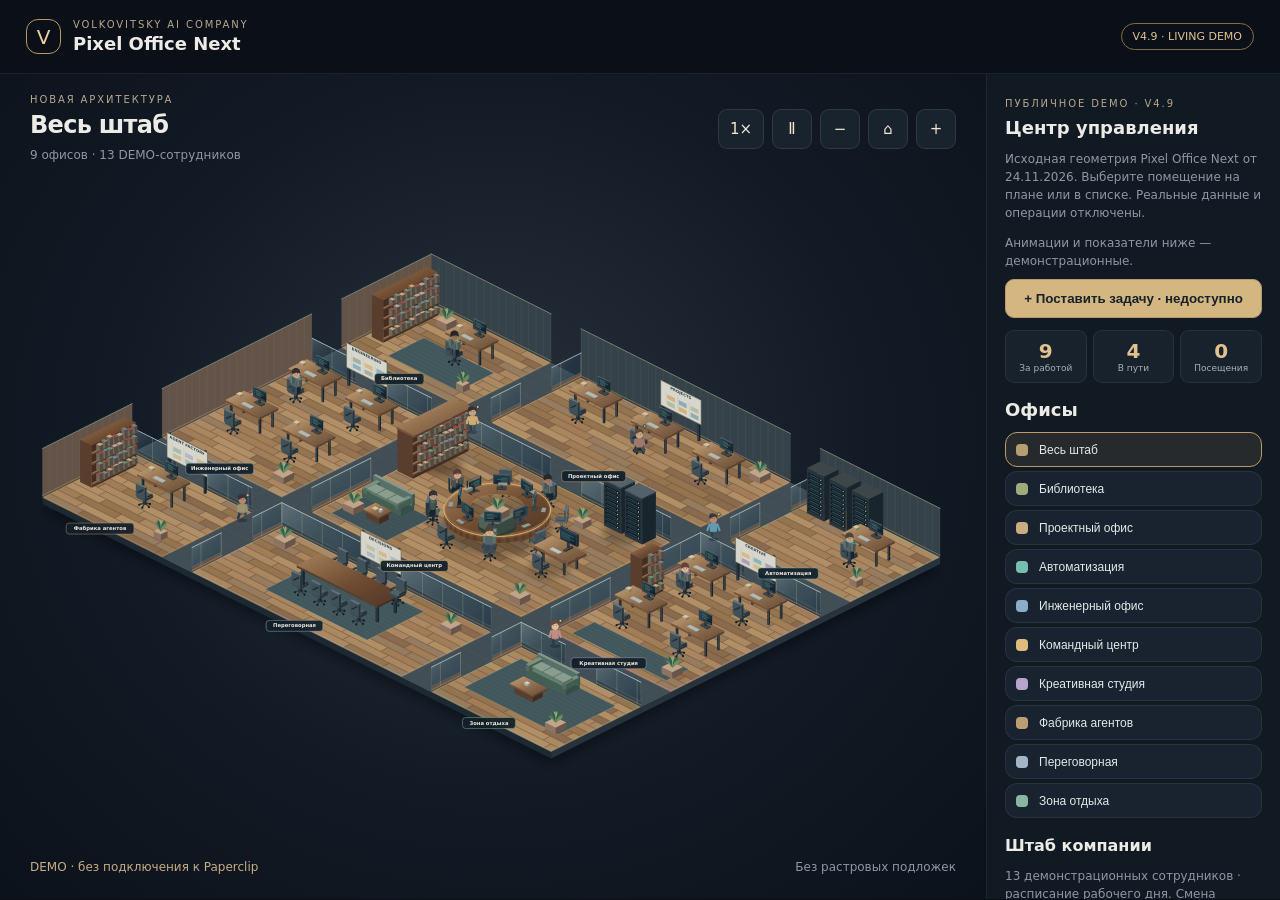
<file: next-v49-demo/index.html>
<!doctype html>
<html lang="ru"><head><meta charset="utf-8"><meta name="viewport" content="width=device-width,initial-scale=1"><title>Pixel Office Next — Management V4.9 DEMO</title>
<style>
:root{color-scheme:dark;font:15px system-ui,-apple-system,sans-serif;background:#0b1018;color:#ecebe6}*{box-sizing:border-box}body{margin:0}header{display:flex;align-items:center;justify-content:space-between;gap:16px;padding:19px 26px;border-bottom:1px solid #ffffff12}.brand{display:flex;align-items:center;gap:12px}.logo{width:35px;height:35px;border:1px solid #b79962;border-radius:12px;display:grid;place-items:center;color:#eed2a1;font-size:20px}.eyebrow{font-size:10px;letter-spacing:.19em;color:#b6a98e;text-transform:uppercase}h1{font-size:18px;margin:3px 0 0;font-weight:600}.tag{border:1px solid #876e46;color:#dec294;border-radius:20px;padding:6px 11px;font-size:11px;white-space:nowrap}main{display:grid;grid-template-columns:minmax(0,1fr) 278px;min-height:calc(100vh - 79px)}.stage{min-width:0;padding:20px;display:flex;flex-direction:column;justify-content:center;background:radial-gradient(ellipse at 50% 44%,#26303b 0%,#121a25 55%,#0c121b 100%)}.stagehead{display:flex;align-items:center;justify-content:space-between;gap:12px;margin:0 10px 4px}.stagehead h2{font-size:24px;letter-spacing:-.03em;font-weight:550;margin:6px 0}.muted{color:#8d98a4;font-size:12px;line-height:1.5}.stage svg{width:100%;height:auto;max-height:76vh;display:block;overflow:visible}.stagefoot{padding:6px 10px 0;display:flex;justify-content:space-between;gap:10px}.sidebar{min-width:0;background:#111923;border-left:1px solid #ffffff10;padding:24px 18px}.sidebar h3{font-size:18px;font-weight:550;margin:8px 0 12px}.sidebar h4{font-size:11px;color:#9aa6b2;letter-spacing:.1em;margin:25px 0 9px}.choice{color:#e2e8eb;background:#18232f;border:1px solid #ffffff12;border-radius:12px;padding:11px 12px;margin:6px 0;width:100%;text-align:left;cursor:pointer;min-height:48px;display:flex;align-items:center;gap:11px}.choice[aria-pressed=true]{border-color:#bd9b64;background:#262a2c}.choice small{display:block;font-size:11px;color:#94a1ad;margin-top:3px}.swatch{width:12px;height:12px;border-radius:4px;flex:none}.detail{padding:14px 0;border-bottom:1px solid #ffffff15;min-height:100px}.detail strong{font-size:16px;font-weight:550}.controls{display:flex;gap:8px}.controls button{font:inherit;border-radius:9px;background:#19232d;color:#f1e7d4;border:1px solid #ffffff19;min-width:40px;min-height:40px;cursor:pointer}.controls button:focus-visible,.choice:focus-visible{outline:2px solid #d5b77b;outline-offset:3px}.person{cursor:pointer}.person:hover .face-light{filter:brightness(1.2)}.blink{animation:blink 3.8s infinite}.status-dot{display:inline-block;width:7px;height:7px;background:#6cc3a5;border-radius:50%;margin-right:7px}@keyframes blink{0%,100%{opacity:.7}50%{opacity:1}}@media(prefers-reduced-motion:reduce){.blink{animation:none}}@media(max-width:740px){header{padding:14px 16px}main{display:block}.stage{padding:16px 8px}.stagehead{margin:0 6px}.stagehead h2{font-size:21px}.stage svg{max-height:none}.sidebar{border-left:0;border-top:1px solid #ffffff12;padding:18px}.stagefoot{flex-wrap:wrap}.tag{font-size:10px}}
html,body{max-width:100%;overflow-x:hidden}.stagehead>div:first-child,.brand>div:last-child{min-width:0}.controls{flex-shrink:0}.stage svg{min-width:0;max-width:100%;overflow:hidden}.detail p{overflow-wrap:anywhere}@media(max-width:480px){header{gap:8px}.brand{gap:8px}.eyebrow{letter-spacing:.12em;font-size:9px}.tag{max-width:105px;white-space:normal;text-align:center}.stagehead{flex-wrap:wrap;gap:8px}.controls{gap:6px}.controls button{min-width:44px;min-height:44px}.stagefoot{font-size:11px}.stagefoot span{max-width:100%}.sidebar{padding:16px}.choice{min-height:48px}}
main{grid-template-columns:minmax(0,1fr) 294px}.stage{justify-content:flex-start;min-height:calc(100vh - 76px)}.stage svg{max-height:calc(100vh - 216px);min-height:300px;flex:1}.sidebar{max-height:calc(100vh - 75px);overflow-y:auto}.zone-choice{min-height:35px;padding:8px 10px;margin:4px 0;font-size:12px}.zone-tag{cursor:pointer}.person.chosen{filter:drop-shadow(0 0 4px #f4d69c)}.zone-tag:focus-visible,.person:focus-visible{outline:2px solid #d5b77b}.controls button{flex-shrink:0}.employee{min-height:46px}.detail{min-height:80px}
@media(max-width:740px){main{display:block}.stage{min-height:auto}.stage svg{min-height:0;max-height:none;height:auto;aspect-ratio:2150/1230}.sidebar{max-height:none;overflow:visible}#zones{display:grid;grid-template-columns:repeat(2,minmax(0,1fr));gap:4px}.zone-choice{margin:0;min-height:44px}.controls{flex-wrap:wrap}.stagehead{align-items:flex-start}}
 .live-summary{display:grid;grid-template-columns:repeat(3,minmax(0,1fr));gap:6px;margin:12px 0 16px}.live-summary>div{border:1px solid #ffffff13;border-radius:9px;padding:8px 5px;background:#17222c;text-align:center}.live-summary strong{display:block;font-size:20px;font-weight:550;color:#dfc28e}.live-summary small{display:block;font-size:9px;line-height:1.25;color:#a6b1b9}.activity-event{display:grid;grid-template-columns:35px minmax(0,1fr);gap:7px;font-size:11px;line-height:1.45;padding:7px 0;border-bottom:1px solid #ffffff0c;color:#cad0d2}.activity-event span:first-child{color:#8998a5;font-variant-numeric:tabular-nums}.employee-state{margin-left:auto;font-size:10px;color:#8fc6b3;flex-shrink:0}.employee-state[data-state=walk]{color:#e5bc78}.employee-state[data-state=visit]{color:#b9acd5}.employee>span:nth-child(2){min-width:0;overflow-wrap:anywhere}.controls button#speed{width:46px}.static-actor .typing-hand{animation:typeHand .48s ease-in-out infinite alternate;transform-box:fill-box;transform-origin:center}@keyframes typeHand{from{transform:translate(0,-.5px)}to{transform:translate(0,1px)}}body.motion-paused .typing-hand,body.motion-paused .blink{animation-play-state:paused}@media(prefers-reduced-motion:reduce){.static-actor .typing-hand{animation:none}}@media(max-width:480px){.controls{gap:5px}.controls button{min-width:39px;min-height:40px}.controls button#speed{width:42px}.employee-state{font-size:9px}}
#source-state{color:#c5ad85}#source-state[data-connected=true]{color:#8fbfae}.live-task{display:flex;align-items:center;justify-content:space-between;gap:8px;padding:8px 0;border-bottom:1px solid #ffffff13;font-size:12px}.live-task span{overflow-wrap:anywhere;min-width:0}.live-task small{color:#9ca9b3}.static-actor:not(.confirmed-working) .typing-hand{animation:none}.static-actor.confirmed-working .typing-hand{animation-play-state:running}.live-summary small{font-size:9px}
[hidden]{display:none!important}.primary{display:block;border:1px solid #b49b72;border-radius:9px;background:#d4b780;color:#17212a;padding:11px 13px;font-weight:650;cursor:pointer}#task-open{width:100%;margin:9px 0 4px}#task-panel{margin:12px 0 0;padding:16px;background:#17232d;border:1px solid #b49b7255;border-radius:13px;max-width:100%;overflow-wrap:anywhere}.task-panel-head{display:flex;justify-content:space-between;align-items:flex-start;gap:12px}.task-panel-head h2{margin:4px 0}.task-panel-head button,.task-actions button:not(.primary){border:1px solid #ffffff24;background:#23323c;border-radius:8px;color:#e6e7e5;min-height:40px;padding:8px 12px;cursor:pointer}#task-form label{display:block;color:#b7c4cc;font-size:12px}#task-form textarea,#task-form select,#task-search,#task-filter{display:block;box-sizing:border-box;width:100%;font:inherit;font-size:13px;color:#e5e4df;background:#0d1821;border:1px solid #ffffff20;border-radius:8px;padding:10px;margin:6px 0 12px;min-width:0}#task-form textarea{resize:vertical;min-height:115px}.task-fields{display:grid;grid-template-columns:minmax(0,2fr) minmax(0,1fr);gap:10px}.task-actions{display:flex;flex-wrap:wrap;gap:8px}.task-actions button:disabled{opacity:.4;cursor:not-allowed}.candidate{padding:9px 11px;border-radius:8px;background:#25323a;border:1px solid #ffffff14;margin:6px 0}.candidate small{display:block;color:#b9c4ca;font-size:11px;margin-top:4px}.draft-preview{font:12px system-ui;white-space:pre-wrap;overflow-wrap:anywhere;background:#111b24;padding:12px;border-radius:8px;max-height:240px;overflow:auto}#task-list{max-height:400px;overflow-y:auto}.task-record{font-size:11px;line-height:1.5;border-bottom:1px solid #ffffff15;padding:8px 0;overflow-wrap:anywhere}.task-record summary{cursor:pointer;color:#d5d8d7}.task-record p{margin:8px 0}.stage:has(#task-panel:not([hidden])) svg{max-height:64vh} @media(max-width:480px){.task-fields{grid-template-columns:1fr}.task-actions .primary{width:100%}#task-panel{padding:12px}.stage:has(#task-panel:not([hidden])) svg{max-height:none}}
#simulation-panel{border-top:1px solid #ffffff24;margin-top:18px;padding-top:14px}#simulation-panel h3{font-size:15px;color:#d7bd90}#simulation-panel button:disabled{opacity:.4;cursor:not-allowed}.sim-check{display:flex;gap:8px;align-items:center;font-size:13px;margin:12px 0}#sim-phrase{display:block;width:100%;padding:9px;background:#0d1821;border:1px solid #ffffff24;color:#eee;border-radius:7px;margin:6px 0 10px}.provider-card{border:1px solid #ffffff20;border-radius:9px;padding:10px;margin:7px 0;background:#19252f}.provider-card strong{font-size:13px;color:#e3d3b4}.provider-card small{display:block;color:#b8c5cc;font-size:11px;line-height:1.5}.provider-card p{font-size:11px;line-height:1.4;margin:5px 0}.provider-card .blocked{color:#d9b783}#quota-board{margin:10px 0 16px}.quota-card{border:1px solid #ffffff20;background:#17232d;border-radius:10px;padding:12px;margin:8px 0;overflow-wrap:anywhere}.quota-card>strong{color:#e7d5b1;font-size:14px}.quota-card small{display:block;color:#b6c4cd;font-size:10px;line-height:1.4}.quota-source{margin-top:4px}.quota-window{margin:12px 0}.quota-row{display:flex;align-items:center;justify-content:space-between;gap:6px;font-size:11px}.quota-row strong{font-size:11px}.quota-track{height:7px;background:#34434c;border-radius:6px;overflow:hidden;margin:5px 0}.quota-fill{height:100%;border-radius:6px}.quota-fill.normal{background:#74ad98}.quota-fill.warn{background:#c99b58}.quota-fill.critical{background:#d16a65}.quota-card .quota-alert{color:#e0ba8c;margin-top:7px}.quota-actions{display:flex;flex-wrap:wrap;gap:7px;margin:6px 0;align-items:center}.quota-actions button,#cursor-quota-form button{color:#dce4e7;background:#253642;border:1px solid #ffffff23;border-radius:7px;padding:8px;font-size:11px;cursor:pointer}.quota-actions a{font-size:11px;color:#e6c28b}#cursor-quota-form{padding:9px;background:#131f28;border-radius:8px}#cursor-quota-form label{display:block;font-size:11px;color:#bfc9ce}#cursor-quota-form input{display:block;width:100%;box-sizing:border-box;min-width:0;background:#0d1821;color:#e7e7e7;border:1px solid #ffffff23;border-radius:6px;padding:8px;margin:5px 0 9px}#quota-refresh-note{font-size:10px;line-height:1.4}#admission-board label{display:block;font-size:11px;color:#bbc6ce}#admission-board select{display:block;width:100%;box-sizing:border-box;background:#14212a;color:#eee;border:1px solid #ffffff23;border-radius:6px;padding:8px;margin:4px 0 8px}#admission-board{margin:15px 0}#admission-result .provider-card{padding:8px}#admission-result .provider-card small{overflow-wrap:anywhere}
:root{color-scheme:dark;font:15px system-ui,-apple-system,sans-serif;background:#0b1018;color:#ecebe6}*{box-sizing:border-box}body{margin:0}header{display:flex;align-items:center;justify-content:space-between;gap:16px;padding:19px 26px;border-bottom:1px solid #ffffff12}.brand{display:flex;align-items:center;gap:12px}.logo{width:35px;height:35px;border:1px solid #b79962;border-radius:12px;display:grid;place-items:center;color:#eed2a1;font-size:20px}.eyebrow{font-size:10px;letter-spacing:.19em;color:#b6a98e;text-transform:uppercase}h1{font-size:18px;margin:3px 0 0;font-weight:600}.tag{border:1px solid #876e46;color:#dec294;border-radius:20px;padding:6px 11px;font-size:11px;white-space:nowrap}main{display:grid;grid-template-columns:minmax(0,1fr) 278px;min-height:calc(100vh - 79px)}.stage{min-width:0;padding:20px;display:flex;flex-direction:column;justify-content:center;background:radial-gradient(ellipse at 50% 44%,#26303b 0%,#121a25 55%,#0c121b 100%)}.stagehead{display:flex;align-items:center;justify-content:space-between;gap:12px;margin:0 10px 4px}.stagehead h2{font-size:24px;letter-spacing:-.03em;font-weight:550;margin:6px 0}.muted{color:#8d98a4;font-size:12px;line-height:1.5}.stage svg{width:100%;height:auto;max-height:76vh;display:block;overflow:visible}.stagefoot{padding:6px 10px 0;display:flex;justify-content:space-between;gap:10px}.sidebar{min-width:0;background:#111923;border-left:1px solid #ffffff10;padding:24px 18px}.sidebar h3{font-size:18px;font-weight:550;margin:8px 0 12px}.sidebar h4{font-size:11px;color:#9aa6b2;letter-spacing:.1em;margin:25px 0 9px}.choice{color:#e2e8eb;background:#18232f;border:1px solid #ffffff12;border-radius:12px;padding:11px 12px;margin:6px 0;width:100%;text-align:left;cursor:pointer;min-height:48px;display:flex;align-items:center;gap:11px}.choice[aria-pressed=true]{border-color:#bd9b64;background:#262a2c}.choice small{display:block;font-size:11px;color:#94a1ad;margin-top:3px}.swatch{width:12px;height:12px;border-radius:4px;flex:none}.detail{padding:14px 0;border-bottom:1px solid #ffffff15;min-height:100px}.detail strong{font-size:16px;font-weight:550}.controls{display:flex;gap:8px}.controls button{font:inherit;border-radius:9px;background:#19232d;color:#f1e7d4;border:1px solid #ffffff19;min-width:40px;min-height:40px;cursor:pointer}.controls button:focus-visible,.choice:focus-visible{outline:2px solid #d5b77b;outline-offset:3px}.person{cursor:pointer}.person:hover .face-light{filter:brightness(1.2)}.blink{animation:blink 3.8s infinite}.status-dot{display:inline-block;width:7px;height:7px;background:#6cc3a5;border-radius:50%;margin-right:7px}@keyframes blink{0%,100%{opacity:.7}50%{opacity:1}}@media(prefers-reduced-motion:reduce){.blink{animation:none}}@media(max-width:740px){header{padding:14px 16px}main{display:block}.stage{padding:16px 8px}.stagehead{margin:0 6px}.stagehead h2{font-size:21px}.stage svg{max-height:none}.sidebar{border-left:0;border-top:1px solid #ffffff12;padding:18px}.stagefoot{flex-wrap:wrap}.tag{font-size:10px}}
html,body{max-width:100%;overflow-x:hidden}.stagehead>div:first-child,.brand>div:last-child{min-width:0}.controls{flex-shrink:0}.stage svg{min-width:0;max-width:100%;overflow:hidden}.detail p{overflow-wrap:anywhere}@media(max-width:480px){header{gap:8px}.brand{gap:8px}.eyebrow{letter-spacing:.12em;font-size:9px}.tag{max-width:105px;white-space:normal;text-align:center}.stagehead{flex-wrap:wrap;gap:8px}.controls{gap:6px}.controls button{min-width:44px;min-height:44px}.stagefoot{font-size:11px}.stagefoot span{max-width:100%}.sidebar{padding:16px}.choice{min-height:48px}}
main{grid-template-columns:minmax(0,1fr) 294px}.stage{justify-content:flex-start;min-height:calc(100vh - 76px)}.stage svg{max-height:calc(100vh - 216px);min-height:300px;flex:1}.sidebar{max-height:calc(100vh - 75px);overflow-y:auto}.zone-choice{min-height:35px;padding:8px 10px;margin:4px 0;font-size:12px}.zone-tag{cursor:pointer}.person.chosen{filter:drop-shadow(0 0 4px #f4d69c)}.zone-tag:focus-visible,.person:focus-visible{outline:2px solid #d5b77b}.controls button{flex-shrink:0}.employee{min-height:46px}.detail{min-height:80px}
@media(max-width:740px){main{display:block}.stage{min-height:auto}.stage svg{min-height:0;max-height:none;height:auto;aspect-ratio:2150/1230}.sidebar{max-height:none;overflow:visible}#zones{display:grid;grid-template-columns:repeat(2,minmax(0,1fr));gap:4px}.zone-choice{margin:0;min-height:44px}.controls{flex-wrap:wrap}.stagehead{align-items:flex-start}}
 .live-summary{display:grid;grid-template-columns:repeat(3,minmax(0,1fr));gap:6px;margin:12px 0 16px}.live-summary>div{border:1px solid #ffffff13;border-radius:9px;padding:8px 5px;background:#17222c;text-align:center}.live-summary strong{display:block;font-size:20px;font-weight:550;color:#dfc28e}.live-summary small{display:block;font-size:9px;line-height:1.25;color:#a6b1b9}.activity-event{display:grid;grid-template-columns:35px minmax(0,1fr);gap:7px;font-size:11px;line-height:1.45;padding:7px 0;border-bottom:1px solid #ffffff0c;color:#cad0d2}.activity-event span:first-child{color:#8998a5;font-variant-numeric:tabular-nums}.employee-state{margin-left:auto;font-size:10px;color:#8fc6b3;flex-shrink:0}.employee-state[data-state=walk]{color:#e5bc78}.employee-state[data-state=visit]{color:#b9acd5}.employee>span:nth-child(2){min-width:0;overflow-wrap:anywhere}.controls button#speed{width:46px}.static-actor .typing-hand{animation:typeHand .48s ease-in-out infinite alternate;transform-box:fill-box;transform-origin:center}@keyframes typeHand{from{transform:translate(0,-.5px)}to{transform:translate(0,1px)}}body.motion-paused .typing-hand,body.motion-paused .blink{animation-play-state:paused}@media(prefers-reduced-motion:reduce){.static-actor .typing-hand{animation:none}}@media(max-width:480px){.controls{gap:5px}.controls button{min-width:39px;min-height:40px}.controls button#speed{width:42px}.employee-state{font-size:9px}}

.static-actor:not(.confirmed-working) .typing-hand{animation:typeHand .48s ease-in-out infinite alternate}.motion-paused .typing-hand,.motion-paused .blink{animation-play-state:paused!important}@media(prefers-reduced-motion:reduce){.static-actor .typing-hand,.blink{animation:none!important}}
</style><meta name="robots" content="noindex,nofollow,noarchive"><meta http-equiv="Content-Security-Policy" content="default-src 'none'; script-src 'unsafe-inline'; style-src 'unsafe-inline'; img-src data:; connect-src 'none'; object-src 'none'; base-uri 'none'; form-action 'none'"></head><body>
<header><div class="brand"><div class="logo">V</div><div><div class="eyebrow">VOLKOVITSKY AI COMPANY</div><h1>Pixel Office Next</h1></div></div><div class="tag">V4.9 · LIVING DEMO</div></header>
<main><section class="stage"><div class="stagehead"><div><div class="eyebrow">Новая архитектура</div><h2 id="scope">Весь штаб</h2><span class="muted"><span id="headline">9 офисов · 13 DEMO-сотрудников</span></span></div><div class="controls"><button id="speed" aria-label="Скорость анимации">1×</button><button id="motion" aria-label="Приостановить движение">Ⅱ</button><button id="minus" aria-label="Уменьшить">−</button><button id="reset" aria-label="Вписать сцену">⌂</button><button id="plus" aria-label="Увеличить">+</button></div></div>
<svg id="scene" viewBox="-35 0 2150 1230" role="img" aria-label="Интерактивный изометрический штаб из девяти помещений" xmlns="http://www.w3.org/2000/svg"><defs>
<linearGradient id="wood" x1="0" y1="0" x2="1" y2="1"><stop stop-color="#c4a176"/><stop offset=".48" stop-color="#937150"/><stop offset="1" stop-color="#644b37"/></linearGradient>
<linearGradient id="walnut" x1="0" y1="0" x2="1" y2="1"><stop stop-color="#a5825a"/><stop offset=".55" stop-color="#6f4b31"/><stop offset="1" stop-color="#503626"/></linearGradient>
<linearGradient id="glass" x1="0" y1="0" x2=".9" y2="1"><stop stop-color="#9fbbc3" stop-opacity=".55"/><stop offset=".5" stop-color="#315568" stop-opacity=".42"/><stop offset="1" stop-color="#162d3e" stop-opacity=".9"/></linearGradient>
<linearGradient id="screen" x1="0" y1="0" x2="0" y2="1"><stop stop-color="#213e4b"/><stop offset="1" stop-color="#101d29"/></linearGradient>
<linearGradient id="slate" x1="0" y1="0" x2="1" y2="1"><stop stop-color="#3c4b52"/><stop offset="1" stop-color="#202d36"/></linearGradient>
<radialGradient id="lamp"><stop stop-color="#ffc86d" stop-opacity=".28"/><stop offset="1" stop-color="#ffc86d" stop-opacity="0"/></radialGradient>
<filter id="soft" x="-100%" y="-100%" width="300%" height="300%"><feGaussianBlur stdDeviation="9"/></filter>
<filter id="drop" x="-40%" y="-40%" width="180%" height="200%"><feDropShadow dx="0" dy="14" stdDeviation="14" flood-color="#000" flood-opacity=".42"/></filter>
<filter id="glow" x="-80%" y="-80%" width="260%" height="260%"><feGaussianBlur stdDeviation="2.3" result="blur"/><feMerge><feMergeNode in="blur"/><feMergeNode in="SourceGraphic"/></feMerge></filter>
</defs><g id="world"></g></svg>
<div class="stagefoot muted"><span id="source-state" role="status">DEMO · без подключения к Paperclip</span><span>Без растровых подложек</span></div></section>
<aside class="sidebar"><div class="eyebrow">Публичное DEMO · V4.9</div><h3>Центр управления</h3>
<p class="muted">Исходная геометрия Pixel Office Next от 24.11.2026. Выберите помещение на плане или в списке. Реальные данные и операции отключены.</p>
<div id="source-time" class="muted">Анимации и показатели ниже — демонстрационные.</div>
<button id="task-open" class="primary" disabled title="Только визуальный просмотр">+ Поставить задачу · недоступно</button>
<div class="live-summary"><div><strong id="work-count">—</strong><small>За работой</small></div><div><strong id="walk-count">—</strong><small>В пути</small></div><div><strong id="visit-count">—</strong><small>Посещения</small></div></div>
<h3>Офисы</h3><div id="zones"></div><div class="detail" id="detail"><strong>Штаб компании</strong><p class="muted">Выберите офис.</p></div>
<h3>Сотрудники</h3><p class="muted">13 условных персонажей · не реальные статусы.</p><div id="people"></div><h3>События · DEMO</h3><div id="activity-log"></div>
<section id="quota-board" aria-label="Контроль лимитов"><h4>ЛИМИТЫ · DEMO (не реальные квоты)</h4><div id="codex-quota" class="quota-card">Получение лимитов Codex…</div><div id="cursor-quota" class="quota-card"></div><div class="quota-actions"><button type="button" id="quota-refresh">Обновить пример</button></div><div class="quota-actions"><button type="button" id="cursor-edit">Ввести пример Cursor</button><button type="button" id="cursor-clear">Сбросить снимок</button></div><form id="cursor-quota-form" hidden><label>Cursor Models · использовано, %<input id="cursor-own" type="number" required min="0" max="100" step="0.1"></label><label>Other Models · использовано, %<input id="cursor-other" type="number" required min="0" max="100" step="0.1"></label><label>Дата сброса (необязательно)<input id="cursor-reset" type="datetime-local"></label><button type="submit">Применить пример</button><small id="cursor-message"></small></form><p id="quota-refresh-note" class="muted" role="status"></p></section><section id="demo-executor-status"><h3>Исполнители · DEMO</h3><p class="muted">Условные примеры состояний, не реальные данные. Активность, лимиты и допуск проверяются отдельно.</p><div class="quota-card" data-executor="chatgpt"><strong>ChatGPT</strong><p>Ручной канал</p><small>Пример: координация</small><p>Демонстрация · запуск недоступен</p></div><div class="quota-card" data-executor="codex"><strong>Codex</strong><p>CLI обнаружен</p><small>Пример: техническая проверка</small><p>Демонстрация · запуск недоступен</p></div><div class="quota-card" data-executor="cursor"><strong>Cursor</strong><p>CLI обнаружен</p><small>Пример: результат ожидает проверки</small><p>Демонстрация · запуск недоступен</p></div><div class="quota-card" data-executor="grok_bot"><strong>Grok Bot</strong><p>Доступность не подтверждена</p><small>Пример: содержание принято, задача не закрыта</small><p>Демонстрация · запуск недоступен</p></div><div class="quota-card" data-executor="openrouter"><strong>OpenRouter</strong><p>Маршрут не подтверждён</p><small>Пример: проверка маршрута</small><p>Демонстрация · запуск недоступен</p></div><div class="quota-card" data-executor="omniroute"><strong>OmniRoute</strong><p>Локальный шлюз</p><small>Пример: доступность порта</small><p>Демонстрация · запуск недоступен</p></div><div class="quota-card" data-executor="hr"><strong>HR · фабрика агентов</strong><p>Запланировано</p><small>Пример: подготовка ролей</small><p>Демонстрация · запуск недоступен</p></div><h3>Журнал задач · DEMO</h3><div id="owner-task-status" class="quota-card"><small>Условные числа для проверки интерфейса</small><p>Ожидают исполнения: 3</p><p>В работе: 2</p><p>Ожидают проверки: 1</p><p>Ожидают согласования: 1</p><p>Завершены: 4</p><p>Ошибка: 1</p></div></section><section><h4>GROK BOT · НЕДЕЛЬНЫЙ ЛИМИТ (пример)</h4><div class="quota-card"><div class="quota-row"><span>Осталось</span><strong>65%</strong></div><div class="quota-track"><div class="quota-fill normal" style="width:35%"></div></div><small>Использовано 35% · условное значение</small></div></section><section id="demo-assignment-links"><h3>Задачи и рабочие места · DEMO</h3><p class="muted">Условные назначения для проверки навигации. Назначение задачи не доказывает фактический запуск.</p><div class="quota-card"><strong>DEMO-01 · Ожидает исполнения</strong><p>Назначено: Лео</p><button type="button" data-demo-assignee="leo">Показать рабочее место</button></div><div class="quota-card"><strong>DEMO-02 · Ожидает проверки</strong><p>Назначено: Ада</p><button type="button" data-demo-assignee="ada">Показать рабочее место</button></div><div class="quota-card"><strong>DEMO-03 · Не назначена</strong><p>Нет подтверждённого назначения</p></div></section><h3>Задачи и согласования</h3><div class="quota-card">Доступны только в защищённой рабочей версии.</div>
</aside></main>
<script>
/* HQ Expansion: pure SVG geometry; no external resources. */
const root=document.querySelector('#world'),svg=document.querySelector('#scene');
let W=root,ox=0,oy=0;
// Navigation geometry is derived from the same furniture and wall drawing calls.
const obstacles=[],seatAnchors=new Map(),seatFacings=new Map();let seatOwner=null,recordGeometry=true;
const seatKey=(x,y)=>'chair:'+x.toFixed(2)+':'+y.toFixed(2);
function rectObstacle(x,y,rx,ry,owner=seatOwner){obstacles.push({kind:'rect',x,y,rx,ry,owner})}
function circleObstacle(x,y,r){obstacles.push({kind:'circle',x,y,r,owner:null})}
function recordBox(x,y,z,a,b,h,rot){
 if(!recordGeometry||z>=1.85||z+h<=.025)return;
 const c=Math.abs(Math.cos(rot)),s=Math.abs(Math.sin(rot));
 rectObstacle(x+ox,y+oy,(a*c+b*s)/2,(a*s+b*c)/2);
}
const clearance=.18,gridStep=.25;
function obstacleIndex(){
 const bins=new Map();
 for(const o of obstacles){const rx=(o.rx??o.r)+clearance,ry=(o.ry??o.r)+clearance;
  for(let x=Math.floor(o.x-rx);x<=Math.floor(o.x+rx);x++)for(let y=Math.floor(o.y-ry);y<=Math.floor(o.y+ry);y++){
   const k=x+','+y;if(!bins.has(k))bins.set(k,[]);bins.get(k).push(o);
  }
 }
 return bins;
}
let navBins;
function allowedSeats(a){const ids=new Set();if(a.homeSeat)ids.add(seatKey(...a.home));if(a.visitSeat)ids.add(a.id==='eva'?'lounge-sofa':seatKey(...a.visit));return ids}
function blocked(x,y,ignored=new Set()){
 if(x<clearance||y<clearance||x>34-clearance||y>26-clearance)return true;
 for(const o of navBins.get(Math.floor(x)+','+Math.floor(y))||[]){
  if(o.owner&&ignored.has(o.owner))continue;
  if(o.kind==='circle'){if(Math.hypot(x-o.x,y-o.y)<o.r+clearance)return true}
  else if(Math.abs(x-o.x)<o.rx+clearance&&Math.abs(y-o.y)<o.ry+clearance)return true;
 }
 return false;
}
function clearSegment(a,b,ignored){const n=Math.max(1,Math.ceil(Math.hypot(a[0]-b[0],a[1]-b[1])/.045));for(let i=0;i<=n;i++){const t=i/n;if(blocked(a[0]+(b[0]-a[0])*t,a[1]+(b[1]-a[1])*t,ignored))return false}return true}
function findRoute(a){
 const ignored=allowedSeats(a);
 if(a.homeSeat&&!seatAnchors.has(seatKey(...a.home)))throw Error('Missing home seat '+a.id);
 if(a.visitSeat&&!seatAnchors.has(a.id==='eva'?'lounge-sofa':seatKey(...a.visit)))throw Error('Missing visit seat '+a.id);
 const nx=137,ny=105,sz=nx*ny,idx=(x,y)=>y*nx+x,world=i=>[(i%nx)*gridStep,Math.floor(i/nx)*gridStep];
 const usable=new Uint8Array(sz);for(let i=0;i<sz;i++){const [x,y]=world(i);usable[i]=!blocked(x,y,ignored)}
 function nearest(p){let best=-1,d=Infinity;const xx=Math.round(p[0]/gridStep),yy=Math.round(p[1]/gridStep);for(let x=Math.max(0,xx-5);x<=Math.min(nx-1,xx+5);x++)for(let y=Math.max(0,yy-5);y<=Math.min(ny-1,yy+5);y++){const i=idx(x,y),q=world(i),dist=Math.hypot(q[0]-p[0],q[1]-p[1]);if(usable[i]&&dist<d&&clearSegment(p,q,ignored)){best=i;d=dist}}return best}
 const start=nearest(a.home),end=nearest(a.visit);
 if(start<0||end<0)throw Error('Blocked endpoint '+a.id+' home='+start+' visit='+end);
 const prev=new Int32Array(sz).fill(-1),queue=new Int32Array(sz);let head=0,tail=0;prev[start]=start;queue[tail++]=start;
 while(head<tail&&prev[end]<0){const i=queue[head++],x=i%nx,y=Math.floor(i/nx);for(const [dx,dy] of [[1,0],[-1,0],[0,1],[0,-1]]){const xx=x+dx,yy=y+dy;if(xx<0||yy<0||xx>=nx||yy>=ny)continue;const j=idx(xx,yy);if(prev[j]!==-1||!usable[j]||!clearSegment(world(i),world(j),ignored))continue;prev[j]=i;queue[tail++]=j}}
 if(prev[end]<0)throw Error('No route '+a.id);
 const reverse=[];for(let i=end;;i=prev[i]){reverse.push(world(i));if(i===start)break}
 const raw=[a.home,...reverse.reverse(),a.visit],result=[raw[0]];let i=0;
 while(i<raw.length-1){let j=raw.length-1;while(j>i+1&&!clearSegment(raw[i],raw[j],ignored))j--;result.push(raw[j]);i=j}
 // Seat footprint exclusions are permitted only next to assigned endpoints.
 if(!result.slice(1).every((p,i)=>clearSegment(result[i],p,ignored)))throw Error('Unsafe route '+a.id);
 return result.filter((p,i)=>i===0||Math.hypot(p[0]-result[i-1][0],p[1]-result[i-1][1])>.0001);
}
function verifyNavigation(){
 return schedules.map(a=>{const ignore=allowedSeats(a),violations=[];let length=0;
 for(let i=1;i<a.points.length;i++){const p=a.points[i-1],q=a.points[i],l=Math.hypot(q[0]-p[0],q[1]-p[1]);length+=l;
  for(let j=0,n=Math.max(1,Math.ceil(l/.025));j<=n;j++){const t=j/n,x=p[0]+(q[0]-p[0])*t,y=p[1]+(q[1]-p[1])*t;
   if(blocked(x,y,ignore))violations.push('obstacle '+i);
   // Any seat exclusion is legitimate only within a small endpoint envelope.
   if(blocked(x,y)&&Math.min(Math.hypot(x-a.home[0],y-a.home[1]),Math.hypot(x-a.visit[0],y-a.visit[1]))>(a.id==='eva'?1.35:.8))violations.push('seat-crossing '+i);
  }
 }
 return {id:a.id,segments:a.points.length-1,length:Math.round(length*100)/100,violations:[...new Set(violations)]};
 })
}

const NS='http://www.w3.org/2000/svg';
const P=(x,y,z=0)=>[900+(x+ox-y-oy)*34,145+(x+ox+y+oy)*17-z*43];
const pt=a=>a.map(v=>v.toFixed(2)).join(',');
const el=(tag,attrs={},parent=W)=>{let n=document.createElementNS(NS,tag);for(const[k,v]of Object.entries(attrs))n.setAttribute(k,v);parent.append(n);return n};
const group=(p=W,attrs={})=>el('g',attrs,p);
const polygon=(points,fill,p=W,attrs={})=>el('polygon',{points:points.map(pt).join(' '),fill,...attrs},p);
const poly=(vertices,fill,p=W,attrs={})=>polygon(vertices.map(v=>P(...v)),fill,p,attrs);
const line=(a,b,color,width=1,p=W,attrs={})=>{const A=P(...a),B=P(...b);return el('line',{x1:A[0],y1:A[1],x2:B[0],y2:B[1],stroke:color,'stroke-width':width,'stroke-linecap':'round',...attrs},p)};
const path=(d,fill,p=W,attrs={})=>el('path',{d,fill,...attrs},p);
const circ=(x,y,r,fill,p=W,attrs={})=>el('circle',{cx:x,cy:y,r,fill,...attrs},p);
const ellipse=(x,y,rx,ry,fill,p=W,attrs={})=>el('ellipse',{cx:x,cy:y,rx,ry,fill,...attrs},p);
function box(x,y,z,a,b,h,colors,p=W,rot=0){
 recordBox(x,y,z,a,b,h,rot);
 const c=Math.cos(rot),s=Math.sin(rot),q=(u,v,w)=>[x+u*c-v*s,y+u*s+v*c,z+w];
 const A=q(-a/2,-b/2,0),B=q(a/2,-b/2,0),C=q(a/2,b/2,0),D=q(-a/2,b/2,0),E=q(-a/2,-b/2,h),F=q(a/2,-b/2,h),G=q(a/2,b/2,h),H=q(-a/2,b/2,h);
 const [top,right,left]=colors;const faces=[{v:[A,B,F,E],c:left,dy:-c-s},{v:[B,C,G,F],c:right,dy:c+s},{v:[C,D,H,G],c:left,dy:c-s},{v:[D,A,E,H],c:right,dy:-c+s}];
 faces.filter(f=>f.dy>0).forEach(f=>poly(f.v,f.c,p));poly([E,F,G,H],top,p);return [E,F,G,H];
}
const rnd=i=>{let x=Math.sin(i*127.1+91.73)*43758.5453;return x-Math.floor(x)};
function groundShadow(x,y,rx,ry,alpha=.26){const [a,b]=P(x,y,.015);ellipse(a,b,rx,ry,'#000',W,{opacity:alpha,filter:'url(#soft)'})}
function ringPoints(cx,cy,z,r,n=80,start=0,end=Math.PI*2){return Array.from({length:n+1},(_,i)=>{const a=start+(end-start)*i/n;return P(cx+r*Math.cos(a),cy+r*Math.sin(a),z)})}
function pathPoints(ps){return 'M'+ps.map(pt).join(' L')+' Z'}
const palette=['#94734f','#a17d57','#a98660','#8a6a4d','#b18f66','#967b5e','#aa8861'];
const dark=['#3d4649','#18252d','#29353d'],wood=['url(#wood)','#5b402d','#77563c'],walnut=['url(#walnut)','#442d20','#593e2d'];
function plant(x,y,z=0,r=.27,p=W){box(x,y,z,r*1.7,r*1.7,.34,['#c0a58a','#685449','#8d7462'],p);const [a,b]=P(x,y,z+.32);for(let i=0;i<9;i++){let ang=i*2.4,dx=Math.cos(ang)*(10+r*16),dy=-14-Math.abs(Math.sin(ang))*13;path('M'+a+','+b+' Q'+(a+dx*.45-5)+','+(b+dy*.7)+' '+(a+dx)+','+(b+dy)+' Q'+(a+dx*.8+7)+','+(b+dy*.9)+' '+a+','+b,['#748c5d','#3f745d','#92a975','#335b4c'][i%4],p)}}
function chair(x,y,a,p=W){const old=seatOwner;seatOwner=seatKey(x+ox,y+oy);seatAnchors.set(seatOwner,[x+ox,y+oy]);seatFacings.set(seatOwner,a);rectObstacle(x+ox,y+oy,.34,.34);try{return chairGeometry(x,y,a,p)}finally{seatOwner=old}}
function chairGeometry(x,y,a,p=W){const c=Math.cos(a),s=Math.sin(a),q=(u,v,z)=>[x+u*c-v*s,y+u*s+v*c,z];const B=(u,v,z,w,d,h,col)=>box(...q(u,v,z),w,d,h,col,p,a);
for(let j=0;j<5;j++){let t=j*Math.PI*2/5;line(q(0,0,.17),q(Math.cos(t)*.27,Math.sin(t)*.27,.075),'#303a40',3,p);const w=P(...q(Math.cos(t)*.27,Math.sin(t)*.27,.055));circ(...w,2.4,'#101921',p)}
B(0,0,.12,.11,.11,.35,dark);B(0,0,.46,.55,.55,.13,['#51616a','#26343c','#394b55']);B(0,.25,.56,.58,.14,.65,['#61717a','#26353d','#40515a']);B(-.31,0,.65,.065,.34,.07,dark);B(.31,0,.65,.065,.34,.07,dark)}
const roster=[
{id:'ada',name:'Ада',role:'Координация штаба',color:'#48796e',skin:'#bf9777',hair:'#34313a',a:2.25,zone:'command'},
{id:'eli',name:'Эли',role:'Аналитика',color:'#8c665e',skin:'#d1a989',hair:'#583b31',a:3.65,zone:'command'},
{id:'cleo',name:'Клео',role:'Продукт и дизайн',color:'#7d88a8',skin:'#aa795d',hair:'#28272b',a:5.1,zone:'command'},
{id:'dan',name:'Дан',role:'Инженерия',color:'#baa277',skin:'#d2ad8c',hair:'#504132',a:.9,zone:'command'},
{id:'leo',name:'Лео',role:'Разработка',color:'#648fa2',skin:'#cb9f81',hair:'#362c2c',zone:'engineering'},
{id:'mia',name:'Миа',role:'Проектный офис',color:'#a0786d',skin:'#c8a488',hair:'#624737',zone:'projects',walker:true},
{id:'nia',name:'Ниа',role:'База знаний',color:'#8d9b69',skin:'#9c7158',hair:'#25252b',zone:'library'},
{id:'max',name:'Макс',role:'Автоматизация',color:'#4b938b',skin:'#c5a78c',hair:'#50423a',zone:'automation'},
{id:'ira',name:'Ира',role:'Медиапроизводство',color:'#987d9f',skin:'#dfb69a',hair:'#64423c',zone:'creative'},
{id:'kai',name:'Кай',role:'Фабрика агентов',color:'#9a9270',skin:'#b58868',hair:'#333139',zone:'hr',walker:true},
{id:'lin',name:'Лин',role:'Планирование',color:'#d0ac75',skin:'#c5a17e',hair:'#342d31',zone:'projects',walker:true},
{id:'sam',name:'Сэм',role:'Техническая координация',color:'#6499b0',skin:'#b8896b',hair:'#36383a',zone:'engineering',walker:true},
{id:'eva',name:'Ева',role:'Внутренние коммуникации',color:'#c18b86',skin:'#dfba9b',hair:'#6b493a',zone:'command',walker:true}
];

function human(x,y,z,a,r,p){const g=group(p,{class:'person static-actor','data-id':r.id,role:'button',tabindex:'0','aria-label':r.name});const c=Math.cos(a),s=Math.sin(a),q=(u,v,w)=>[x+u*c-v*s,y+u*s+v*c,z+w];const B=(u,v,w,ww,dd,h,col)=>box(...q(u,v,w),ww,dd,h,col,g,a);
const hip=z?0:0;
B(-.12,.03,hip,.19,.24,.40,['#263643','#16232e','#354650']);B(.12,.03,hip,.19,.24,.4,['#303d48','#18242c','#3d4a54']);
B(0,0,.35,.43,.31,.47,[r.color,'#354b4b','#536466']);B(0,-.164,.67,.13,.025,.11,['#c9c5b4','#63706a','#9baba0']);const armStart=g.children.length;B(-.24,0,.39,.14,.18,.38,[r.color,'#485451','#5f726b']);B(.24,0,.39,.14,.18,.38,[r.color,'#485451','#5f726b']);[...g.children].slice(armStart).forEach(n=>n.classList.add('typing-hand'));
const h=P(...q(0,-.005,.97));const [hx,hy]=h;ellipse(hx,hy,8.8,10.6,r.skin,g,{class:'face-light'});path('M'+(hx-9)+','+(hy+2)+' C'+(hx-14)+','+(hy-11)+' '+(hx+1)+','+(hy-17)+' '+(hx+8)+','+(hy-8)+' L'+(hx+10)+','+(hy+1)+' Q'+(hx+1)+','+(hy-4)+' '+(hx-9)+','+(hy+2),r.hair,g);circ(hx-3,hy+1,1,'#302b2a',g);circ(hx+3,hy+1,1,'#302b2a',g);path('M'+(hx-2)+','+(hy+5)+' q2,1 4,0','none',g,{stroke:'#785d50','stroke-width':.8});
g.addEventListener('click',()=>select(r.id));g.addEventListener('keydown',e=>{if(e.key==='Enter'||e.key===' '){e.preventDefault();select(r.id)}});return g}
function monitor(x,y,theta,p){const a=theta-Math.PI/2,c=Math.cos(a),s=Math.sin(a),q=(u,v,z)=>[x+u*c-v*s,y+u*s+v*c,z];box(x,y,1.03,.47,.25,.055,dark,p,a);box(x,y,1.08,.08,.08,.29,dark,p,a);box(x,y,1.27,.8,.09,.51,['#52606a','#14252e','#2f424d'],p,a);poly([q(-.34,-.049,1.32),q(.34,-.049,1.32),q(.34,-.049,1.72),q(-.34,-.049,1.72)],'url(#screen)',p);for(let i=0;i<4;i++)line(q(-.28,-.052,1.39+i*.072),q(-.28+(i===2?.48:.31),-.052,1.39+i*.072),i===0?'#d9b67a':'#6fb29c',1.1,p,{opacity:.75})}
const zones=[
{id:'library',name:'Библиотека',en:'Knowledge Library',x:0,y:0,w:8,h:6,accent:'#9eac7d',desc:'Память, исследования и база знаний.'},
{id:'projects',name:'Проектный офис',en:'Project Office',x:10,y:0,w:14,h:6,accent:'#ccad7f',desc:'Планирование и координация проектов.'},
{id:'automation',name:'Автоматизация',en:'Automation Lab',x:26,y:0,w:8,h:6,accent:'#76bdb2',desc:'Оркестрация, серверы и инфраструктура.'},
{id:'engineering',name:'Инженерный офис',en:'Engineering Office',x:0,y:8,w:8,h:10,accent:'#8aaec9',desc:'Разработка, тестирование и техническая приёмка.'},
{id:'command',name:'Командный центр',en:'Command Studio',x:10,y:8,w:14,h:10,accent:'#e0bb7d',desc:'Утверждённая композиция штаба: круглый стол, библиотека и рабочие места.'},
{id:'creative',name:'Креативная студия',en:'Creative Studio',x:26,y:8,w:8,h:10,accent:'#b6a4cf',desc:'Дизайн, видео и медиапроизводство.'},
{id:'hr',name:'Фабрика агентов',en:'HR / Agent Factory',x:0,y:20,w:8,h:6,accent:'#bb9e73',desc:'Подбор ролей, обучение и создание агентов.'},
{id:'meeting',name:'Переговорная',en:'Meeting Room',x:10,y:20,w:14,h:6,accent:'#a4b6c5',desc:'Совещания и согласования.'},
{id:'lounge',name:'Зона отдыха',en:'Lounge',x:26,y:20,w:8,h:6,accent:'#89b6a2',desc:'Неформальное общение и отдых.'}
];
const zmap=Object.fromEntries(zones.map(z=>[z.id,z]));
let selectedZone=null,selectedPerson=null,paused=matchMedia('(prefers-reduced-motion: reduce)').matches,sim=0,zoom=1,currentView=[-35,0,2150,1230];
const layer=group(root,{id:'base-layer'});W=layer;
poly([[0,0,-.3],[34,0,-.3],[34,26,-.3],[0,26,-.3]],'#0b1119',layer,{filter:'url(#drop)'});
poly([[34,0,0],[34,26,0],[34,26,-.34],[34,0,-.34]],'#26333c',layer);
poly([[0,26,0],[34,26,0],[34,26,-.34],[0,26,-.34]],'#1c2832',layer);
poly([[0,0,0],[34,0,0],[34,26,0],[0,26,0]],'#536063',layer);
for(const x of [8,24]){poly([[x,0,.003],[x+2,0,.003],[x+2,26,.003],[x,26,.003]],'#414e55',layer);for(let i=1;i<26;i++)line([x+.1,i,.01],[x+1.9,i,.01],'#728082',.6,layer,{opacity:.38})}
for(const y of [6,18]){poly([[0,y,.006],[34,y,.006],[34,y+2,.006],[0,y+2,.006]],'#414e55',layer);for(let i=1;i<34;i++)line([i,y+.12,.01],[i,y+1.88,.01],'#728082',.6,layer,{opacity:.38})}
for(const z of zones){ox=z.x;oy=z.y;const g=group(layer,{'data-floor':z.id});
 poly([[0,0,.01],[z.w,0,.01],[z.w,z.h,.01],[0,z.h,.01]],'#957352',g);
 for(let j=0;j<z.h*2;j++){let y=j*.5,x=0,k=0;while(x<z.w-.001){let end=Math.min(z.w,x+(k===0?1.2+(j%3)*.55:2.6));poly([[x,y,.018],[end-.018,y,.018],[end-.018,y+.482,.018],[x,y+.482,.018]],palette[Math.floor(rnd(j*19+k+z.x*31+z.y*17)*palette.length)],g,{stroke:'#261f1a','stroke-width':'.3'});line([x+.12,y+.21,.021],[Math.max(x+.12,end-.1),y+.21,.021],'#f0cf9a',.3,g,{opacity:.16});x=end;k++}}
 poly([[.05,.05,.03],[z.w-.05,.05,.03],[z.w-.05,z.h-.05,.03],[.05,z.h-.05,.03]],'none',g,{stroke:z.accent,'stroke-width':1.5,opacity:.65});
}
ox=oy=0;
const roomLayer=group(root,{id:'rooms'}),roomGroups={};
function partition(z){
 const g=group(W),h=1.32;
 // Full-height external back walls; low cutaway glazing inside. Doors are kept open.
 for(const side of ['north','west']){
  const length=side==='north'?z.w:z.h,external=side==='north'?z.y===0:z.x===0,ht=external?2.6:h;
  const q=(t,v)=>side==='north'?[t,0,v]:[0,t,v];
  const segments=external?[[0,length]]:[[0,Math.max(0,length/2-1.05)],[length/2+1.05,length]];
  for(const [a,b]of segments){
   if(side==='north')rectObstacle(ox+(a+b)/2,oy,(b-a)/2,.055,null);
   else rectObstacle(ox,oy+(a+b)/2,.055,(b-a)/2,null);
   poly([q(a,.02),q(b,.02),q(b,external?ht:.29),q(a,external?ht:.29)],side==='north'?'#35424a':'#635348',g);
   if(!external)poly([q(a,.3),q(b,.3),q(b,ht),q(a,ht)],'url(#glass)',g,{opacity:.58,stroke:'#94adaf','stroke-width':.7});
   for(let t=a;t<=b+.01;t+=external?.5:1.35)line(q(t,.1),q(t,ht),'#adab94',external?.65:1.1,g,{opacity:external?.27:.61});
   line(q(a,ht),q(b,ht),external?'#8c8e81':'#b3c1be',1.8,g);
   line(q(a,.12),q(b,.12),'#ba955c',1.1,g);
  }
 }
 return g;
}
function desk(x,y,p=W,wide=2.3){
 for(const a of [-wide/2+.19,wide/2-.19])for(const b of [-.42,.42])box(x+a,y+b,0,.09,.09,.88,dark,p);
 box(x,y,.88,wide,1.25,.12,wood,p);monitor(x+.28,y-.24,Math.PI/2,p);
 box(x,y+.29,1.01,.66,.24,.04,['#b0b9b5','#5d696b','#87978f'],p);
 box(x-wide/2+.24,y-.1,1.01,.24,.24,.14,['#d7c5a0','#8c7b60','#a49475'],p);
}
function shelf(x,y,n,p=W){
 box(x,y,0,.77,n,2.25,walnut,p);
 for(let i=0;i<4;i++){let z=.17+i*.54;box(x+.43,y,z,.11,n,.07,wood,p);for(let j=0;j<Math.floor(n/.33)-1;j++){let yy=y-n/2+.22+j*.33;box(x+.46,yy,z+.07,.24,.18+rnd(j)*.08,.27+rnd(i*27+j)*.18,[['#6d917d','#c6a67d','#758394','#954f48','#b7a39a'][Math.floor(rnd(i*19+j)*5)],'#514b44','#726657'],p);}}
}
function rack(x,y,p=W){
 box(x,y,0,1.15,.95,2.38,dark,p);
 for(let i=0;i<9;i++){let z=.2+i*.23;poly([[x-.47,y+.48,z],[x+.47,y+.48,z],[x+.47,y+.48,z+.15],[x-.47,y+.48,z+.15]],'#0e1923',p);line([x-.35,y+.49,z+.075],[x+.24,y+.49,z+.075],'#5c9f9e',1.1,p);circ(...P(x+.37,y+.49,z+.075),1.6,i%3?'#79c6ac':'#e1b779',p,{class:'blink'})}
}
function sofa(x,y,p=W){const old=seatOwner;seatOwner='lounge-sofa';seatAnchors.set(seatOwner,[x+ox-.72,y+oy]);try{return sofaGeometry(x,y,p)}finally{seatOwner=old}}
function sofaGeometry(x,y,p=W){box(x,y,.1,2.7,.92,.42,['#668075','#354f48','#435f54'],p);box(x,y-.4,.32,2.7,.18,.62,['#84988b','#3d544d','#577168'],p);for(let a of [-1.22,1.22])box(x+a,y,.38,.22,.91,.32,['#7a9284','#405d51','#536b60'],p);for(let a of [-.72,0,.72])box(x+a,y,.51,.67,.62,.12,['#8a9e90','#52695b','#637b6d'],p)}
function rug(x,y,w,h){poly([[x,y,.027],[x+w,y,.027],[x+w,y+h,.027],[x,y+h,.027]],'#42575b',W,{stroke:'#9a9e8e','stroke-width':.85});for(let i=.15;i<h;i+=.28)line([x+.12,y+i,.03],[x+w-.12,y+i,.03],'#7d9690',.6,W,{opacity:.32})}
function seated(x,y,r,p=W){chair(x,y,0,p);if(r)human(x,y,.48,0,r,p)}
function table(x,y,w,h,p=W){for(let a of [-w/2+.22,w/2-.22])for(let b of [-h/2+.2,h/2-.2])box(x+a,y+b,0,.12,.12,.89,dark,p);box(x,y,.89,w,h,.12,walnut,p)}
function drawCommand(){
const objects=[];
function item(x,y,draw){objects.push({d:x+y,draw})}
item(1.1,2.4,()=>{const g=group();box(.6,2.5,0,1.05,3.7,2.25,walnut,g);for(let i=0;i<4;i++){let z=.18+i*.53;box(1.11,2.5,z,.11,3.65,.07,wood,g);for(let j=0;j<10;j++){let y=.84+j*.34;let h=.26+rnd(i*30+j)*.18;box(1.16,y,z+.08,.23,.16+rnd(j)*.1,h,[[ '#6d917d','#c6a67d','#758394','#954f48','#b7a39a'][Math.floor(rnd(i*19+j)*5)],'#514b44','#726657'],g);}}box(.7,2.5,2.25,1.2,3.85,.12,wood,g)});
item(11.8,1,()=>{const g=group();for(let j=0;j<2;j++){let x=11.2+j*1.4;box(x,.63,0,1.15,.92,2.38,dark,g);for(let i=0;i<9;i++){let z=.2+i*.23;poly([[x-.47,1.105,z],[x+.47,1.105,z],[x+.47,1.105,z+.15],[x-.47,1.105,z+.15]],'#0e1923',g);line([x-.35,1.12,z+.075],[x+.24,1.12,z+.075],'#5c9f9e',1.15,g,{opacity:.8});let p=P(x+.37,1.13,z+.075);circ(...p,1.6,i%3?'#79c6ac':'#e1b779',g,{class:'blink'})}box(x,.63,2.38,1.17,.95,.06,['#53616a','#202b32','#39484e'],g)}});
item(1.2,8.4,()=>plant(1.2,8.4,0,.42));
item(12.8,8.9,()=>plant(12.8,8.9,0,.42));
item(9.9,1.8,()=>plant(9.9,1.8,0,.35));
const cx=7.15,cy=4.75,R=2.52,ri=1.29;circleObstacle(cx+ox,cy+oy,R);
groundShadow(cx,cy,126,70,.24);
for(const [x,y]of [[2.7,7.7],[11.6,5.7],[1.1,2.4],[11.8,1]])groundShadow(x,y,48,24,.26);
poly([[.7,6.4,.015],[4.4,6.4,.015],[4.4,9.4,.015],[.7,9.4,.015]],'#3d5156',W,{stroke:'#9a9e8e','stroke-width':1});
for(let i=0;i<11;i++)line([.82,6.55+i*.25,.02],[4.28,6.55+i*.25,.02],'#78908b',.8,W,{opacity:.27});
item(2.05,7,()=>{let g=group();box(2.05,6.95,.1,2.6,.88,.42,['#668075','#354f48','#435f54'],g);box(2.05,6.55,.32,2.6,.18,.62,['#84988b','#3d544d','#577168'],g);for(let x of [1,3.1])box(x,6.98,.38,.22,.9,.32,['#7a9284','#405d51','#536b60'],g);for(let x of [1.35,2.05,2.75])box(x,7.04,.51,.64,.62,.12,['#8a9e90','#52695b','#637b6d'],g)});
item(2.65,8.25,()=>{let g=group();box(2.65,8.25,.03,.85,.65,.39,walnut,g);box(2.65,8.25,.42,1.1,.84,.08,wood,g);box(2.5,8.25,.5,.28,.23,.035,['#d6c3a1','#826e55','#aa9375'],g);box(2.9,8.28,.5,.14,.14,.14,['#e1e0d2','#838d91','#a2b0b0'],g)});
item(11.9,5.3,()=>{let g=group();for(let a of [-.7,.7])for(let b of [-.42,.42])box(11.9+a,5.3+b,0,.09,.09,.78,dark,g);box(11.9,5.3,.78,2.3,1.25,.13,wood,g);box(12.2,5.05,.92,.13,.55,.07,dark,g);box(12.2,5.05,1,.09,.09,.42,dark,g);box(12.2,4.97,1.26,1.13,.12,.62,['#354754','#172630','#233643'],g);poly([[11.71,5.04,1.31],[12.69,5.04,1.31],[12.69,5.04,1.82],[11.71,5.04,1.82]],'url(#screen)',g);for(let i=0;i<4;i++)line([11.77,5.05,1.41+i*.09],[12.3+(i%2)*.25,5.05,1.41+i*.09],'#82b8a9',1,g,{opacity:.7});box(11.9,5.59,.92,.62,.24,.04,['#c0c6bf','#626c6c','#83908a'],g)});
for(let i=0;i<8;i++){let a=i*Math.PI/4+.12,x=cx+3.05*Math.cos(a),y=cy+3.05*Math.sin(a);let r=roster.find(r=>Math.abs(Math.atan2(Math.sin(r.a-a),Math.cos(r.a-a)))<.39);item(x,y,()=>{let g=group();chair(x,y,a-Math.PI/2,g);if(r)human(x,y,.48,a-Math.PI/2,r,g)})}
item(11.9,6.55,()=>chair(11.9,6.55,0));
const back=objects.filter(o=>o.d<cx+cy-.7).sort((a,b)=>a.d-b.d),front=objects.filter(o=>o.d>=cx+cy-.7).sort((a,b)=>a.d-b.d);
back.forEach(o=>o.draw());
const hub=group();
const outerLow=ringPoints(cx,cy,.55,R,80),outerTop=ringPoints(cx,cy,1.0,R,80),innerTop=ringPoints(cx,cy,1.0,ri,80);
for(let i=0;i<80;i++){let a=(i+.5)*Math.PI*2/80;if(Math.cos(a)+Math.sin(a)>0)polygon([outerLow[i],outerLow[i+1],outerTop[i+1],outerTop[i]],i%2?'#583b29':'#66452e',hub)}
path(pathPoints(outerTop)+' '+pathPoints(innerTop),'url(#walnut)',hub,{'fill-rule':'evenodd',stroke:'#b18c5d','stroke-width':'.8'});
for(let i=0;i<8;i++){const a=i*Math.PI/4;line([cx+(ri+.04)*Math.cos(a),cy+(ri+.04)*Math.sin(a),1.006],[cx+(R-.03)*Math.cos(a),cy+(R-.03)*Math.sin(a),1.006],'#3e2e23',1,hub,{opacity:.6})}
path('M'+ringPoints(cx,cy,.9,R,80).map(pt).join(' L'),'none',hub,{stroke:'#e2b674','stroke-width':2.1,filter:'url(#glow)'});
const [px,py]=P(cx,cy,.05);ellipse(px,py,44,22,'#293e35',hub);
box(cx,cy,0,1.23,1.23,.6,['#6c7970','#394941','#526157'],hub);plant(cx,cy,.6,.49,hub);
for(let i=0;i<8;i++){const a=i*Math.PI/4+.12;monitor(cx+1.78*Math.cos(a),cy+1.78*Math.sin(a),a,hub);let tx=cx+2.21*Math.cos(a),ty=cy+2.21*Math.sin(a);box(tx,ty,1.012,.44,.20,.035,['#929c99','#454f50','#64716d'],hub,a-Math.PI/2)}
front.forEach(o=>o.draw());
}
function drawOther(z){
 const items=[];const put=(x,y,f)=>items.push({d:x+y,f});
 const r=roster.find(r=>r.zone===z.id&&!r.walker);
 const board=(x,y,title,mode)=>{
  const g=group(),ww=2.7,h=1.3,z0=.95;rectObstacle(x+ox,y+oy,ww/2,.07,null);
  for(const dx of [-1.2,1.2])box(x+dx,y,.05,.095,.12,z0+h,dark,g);
  poly([[x-ww/2,y,z0],[x+ww/2,y,z0],[x+ww/2,y,z0+h],[x-ww/2,y,z0+h]],'#d7d6cc',g,{stroke:'#675e50','stroke-width':1.3});
  // Align the title with the projected vertical board plane (not the screen plane).
  const p=P(x,y+.012,z0+h-.22),right=P(x+1,y+.012,z0+h-.22);
  const slope=(right[1]-p[1])/(right[0]-p[0]);
  const label=group(g,{'data-board-label':z.id,transform:'matrix(1 '+slope+' 0 1 '+p[0]+' '+p[1]+')'});
  const t=el('text',{x:0,y:0,fill:'#293b40','font-size':8.5,'font-weight':700,'text-anchor':'middle','letter-spacing':'.15'},label);
  t.textContent=title;
  // Keep the longest label within the board's 91.8px projected width.
  if(t.getComputedTextLength()>80){t.setAttribute('textLength',80);t.setAttribute('lengthAdjust','spacingAndGlyphs')}
  for(let i=0;i<3;i++){const xx=x-1.0+i*.79;line([xx,y+.013,z0+.13],[xx,y+.013,z0+.88],'#aeb8b1',.6,g);
   for(let j=0;j<2;j++)poly([[xx+.08,y+.014,z0+.16+j*.34],[xx+.61,y+.014,z0+.16+j*.34],[xx+.61,y+.014,z0+.39+j*.34],[xx+.08,y+.014,z0+.39+j*.34]],mode[(i+j)%mode.length],g,{opacity:.87});}
 };
 if(z.id==='projects')put(7,.32,()=>board(7,.32,'PROJECTS',['#adba9a','#d2aa72','#85a4ae']));
 if(z.id==='hr')put(4,.32,()=>board(4,.32,'AGENT FACTORY',['#c9b88e','#a2b7a6','#b2b0bf']));
 if(z.id==='creative')put(4,.32,()=>board(4,.32,'CREATIVE',['#aa94b1','#d7b67c','#82b0b0']));
 if(z.id==='engineering')put(4,.32,()=>board(4,.32,'ENGINEERING',['#7eabbd','#9ea99b','#d7b67c']));
 if(z.id==='meeting')put(7,.38,()=>board(7,.38,'DECISIONS',['#a9b7c0','#b7c29c','#d2b487']));

 if(z.id==='library'){
  put(.65,2.4,()=>shelf(.65,2.4,3.7));put(2,1.0,()=>plant(2,1.0,0,.4));
  rug(2.1,2.6,4.7,2.4);put(4.8,2.1,()=>desk(4.8,2.1));put(4.8,3.25,()=>seated(4.8,3.25,r));put(6.8,4.7,()=>plant(6.8,4.7));
 }else if(z.id==='projects'){
  for(let i=0;i<3;i++){let x=2.8+i*4.1;put(x,1.8,()=>desk(x,1.8));put(x,3.0,()=>seated(x,3.0,i===1?r:null))}
  put(12.7,.75,()=>plant(12.7,.75,0,.43));
 }else if(z.id==='automation'){
  for(let i=0;i<3;i++){let x=1.15+i*1.5;put(x,1,()=>rack(x,1))}
  put(5.5,2.3,()=>desk(5.5,2.3));put(5.5,3.55,()=>seated(5.5,3.55,r));put(7,4.6,()=>plant(7,4.6));
 }else if(z.id==='engineering'||z.id==='creative'){
  for(let j=0;j<2;j++){for(let i=0;i<2;i++){let x=2.0+i*3.8,y=1.8+j*4.2;put(x,y,()=>desk(x,y));put(x,y+1.25,()=>seated(x,y+1.25,i===0&&j===0?r:null))}}
  if(z.id==='creative'){put(.6,4.2,()=>shelf(.6,4.2,1.4));rug(.8,7.9,6.3,1.5)}
  put(6.8,8.7,()=>plant(6.8,8.7,0,.42));
 }else if(z.id==='hr'){
  put(.6,2.2,()=>shelf(.6,2.2,3));put(4,1.9,()=>desk(4,1.9));put(4,3.15,()=>seated(4,3.15,r));put(6.6,4.7,()=>plant(6.6,4.7));
 }else if(z.id==='meeting'){
  rug(3.6,.9,6.8,3.8);put(7,2.5,()=>table(7,2.5,5.4,1.6));
  for(let i=0;i<4;i++){let x=5.05+i*1.3;put(x,1.22,()=>chair(x,1.22,Math.PI));put(x,3.8,()=>chair(x,3.8,0))}
  put(1.2,1,()=>plant(1.2,1,0,.42));put(12.5,1.2,()=>plant(12.5,1.2,0,.42));
 }else if(z.id==='lounge'){
  rug(.8,.8,6.3,3.8);put(3.5,1.4,()=>sofa(3.5,1.4));put(3.5,3.0,()=>{box(3.5,3,.04,1.2,.68,.4,walnut);box(3.5,3,.44,1.6,.95,.09,wood);box(3.4,3,.54,.22,.17,.12,['#d5d5c8','#879391','#abb7b3'])});put(6.6,4.3,()=>plant(6.6,4.3,0,.42));
 }
 items.sort((a,b)=>a.d-b.d).forEach(i=>i.f());
}
for(const z of [...zones].sort((a,b)=>a.x+a.y-b.x-b.y)){
 ox=z.x;oy=z.y;W=group(roomLayer,{'data-zone':z.id,id:'zone-'+z.id});roomGroups[z.id]=W;partition(z);if(z.id==='command')drawCommand();else drawOther(z);
}
ox=oy=0;W=root;
const walkersLayer=group(root,{id:'walkers'}),labelsLayer=group(root,{id:'zone-labels'});
for(const z of zones){
 const [x,y]=P(z.x+z.w/2,z.y+z.h+.15,.02);
 const g=group(labelsLayer,{class:'zone-tag','data-zone-tag':z.id,tabindex:0,role:'button','aria-label':z.name});
 const label=z.name, width=Math.max(104,label.length*8.4+28);
 el('rect',{x:x-width/2,y:y-12,width,height:25,rx:7,fill:'#13202a',stroke:z.accent,'stroke-width':1.1,opacity:.94},g);
 const t=el('text',{x,y:y+4,'text-anchor':'middle','font-size':12,fill:'#e9e5da','font-weight':550},g);t.textContent=label;
 g.addEventListener('click',()=>focusZone(z.id));g.addEventListener('keydown',e=>{if(e.key==='Enter'||e.key===' '){e.preventDefault();focusZone(z.id)}})
}
// Living Office V2 — deterministic demonstration schedules, not real agent telemetry.
const schedules=[
 {id:'lin',home:[12.8,3],visit:[15.05,23.8],homeAction:'Планирует задачи',visitAction:'На совещании',homeSeat:true,visitSeat:true,speed:2.2,homeWait:8,visitWait:10,offset:10,points:[[12.8,3],[12.8,5.45],[12.8,7],[9,7],[9,19],[9,23],[11.5,23],[11.5,24.8],[15.05,24.8],[15.05,23.8]]},
 {id:'sam',home:[5.8,15.25],visit:[29,4.8],homeAction:'Проверяет код',visitAction:'Проверяет серверы',homeSeat:true,visitSeat:false,speed:2.4,homeWait:9,visitWait:6,offset:18,points:[[5.8,15.25],[7.4,15.25],[9,15.25],[9,7],[29,7],[29,4.8]]},
 {id:'eva',home:[21.9,14.55],visit:[28.78,21.4],homeAction:'Готовит сводку',visitAction:'Отдыхает',homeSeat:true,visitSeat:true,speed:2.05,homeWait:7,visitWait:12,offset:10,points:[[21.9,14.55],[21.9,17.5],[21.9,19],[25,19],[25,23],[27.1,23],[27.1,22.15],[28.78,22.15],[28.78,21.4]]},
 {id:'mia',home:[16.9,3],visit:[17.65,23.8],homeAction:'Уточняет план проекта',visitAction:'На совещании',homeSeat:true,visitSeat:true,speed:2.1,homeWait:11,visitWait:9,offset:3,points:[[16.9,3],[16.9,5.45],[16.9,7],[25,7],[25,19],[24.7,19],[24.7,24.8],[17.65,24.8],[17.65,23.8]]},
 {id:'kai',home:[4,23.15],visit:[2.7,4.4],homeAction:'Подбирает роли',visitAction:'Изучает базу знаний',homeSeat:true,visitSeat:false,speed:2.3,homeWait:12,visitWait:7,offset:14,points:[[4,23.15],[4,24.8],[8.7,24.8],[9,24.8],[9,5.45],[2.7,5.45],[2.7,4.4]]}
];
recordGeometry=false;navBins=obstacleIndex();
const oldRoutes=schedules.map(a=>({id:a.id,points:a.points}));
for(const a of schedules)a.points=findRoute(a);
const navigationResult=verifyNavigation();
if(navigationResult.some(a=>a.violations.length))throw Error('Unsafe navigation '+JSON.stringify(navigationResult));
const paths=schedules;
function pathInfo(points){let seg=[],total=0;for(let i=1;i<points.length;i++){let a=points[i-1],b=points[i],l=Math.hypot(b[0]-a[0],b[1]-a[1]);if(l){seg.push({a,b,l,start:total});total+=l}}return {seg,total}}
function pointAt(route,d){d=Math.max(0,Math.min(route.total,d));const s=route.seg.find(s=>d<=s.start+s.l)||route.seg.at(-1),f=(d-s.start)/s.l;return [s.a[0]+(s.b[0]-s.a[0])*f,s.a[1]+(s.b[1]-s.a[1])*f]}
function sampleActor(a,t){const travel=a.total/a.speed,cycle=a.homeWait+2*travel+a.visitWait;let k=((t+a.offset)%cycle+cycle)%cycle;
 if(k<a.homeWait)return {point:a.home,state:'work',activity:a.homeAction,seated:a.homeSeat};
 k-=a.homeWait;
 if(k<travel)return {point:pointAt(a,k*a.speed),state:'walk',activity:'Идёт в '+displayZone(getZone(...a.visit)),seated:false};
 k-=travel;
 if(k<a.visitWait)return {point:a.visit,state:'visit',activity:a.visitAction,seated:a.visitSeat};
 k-=a.visitWait;
 return {point:pointAt(a,a.total-k*a.speed),state:'walk',activity:'Возвращается на рабочее место',seated:false}
}
function actorNode(r){
 const g=group(walkersLayer,{class:'person walker living-actor','data-id':r.id,tabindex:0,role:'button','aria-label':r.name});
 ellipse(0,-1,11,4.4,'#131b20',g,{opacity:.38});
 const pose=group(g),limbs=group(pose),leg1=el('path',{fill:'none',stroke:'#293d4a','stroke-width':6,'stroke-linecap':'round'},limbs),leg2=el('path',{fill:'none',stroke:'#3b4f5b','stroke-width':6,'stroke-linecap':'round'},limbs);
 el('rect',{x:-9,y:-38,width:18,height:22,rx:4,fill:r.color,stroke:'#23343c','stroke-width':.8},pose);
 const arm1=el('path',{fill:'none',stroke:r.color,'stroke-width':5,'stroke-linecap':'round'},pose),arm2=el('path',{fill:'none',stroke:r.color,'stroke-width':5,'stroke-linecap':'round'},pose);
 ellipse(0,-47,8.4,10,r.skin,pose);path('M-9,-46 Q-13,-60 0,-59 Q11,-58 9,-46 L4,-52 Q-4,-50 -9,-46',r.hair,pose);circ(-3,-47,.85,'#362e2b',pose);circ(3,-47,.85,'#362e2b',pose);
 const signal=circ(12,-58,3.4,'#78bcaa',g,{stroke:'#14252e','stroke-width':1.5});
 g.addEventListener('click',()=>select(r.id));g.addEventListener('keydown',e=>{if(e.key==='Enter'||e.key===' '){e.preventDefault();select(r.id)}});
 return {g,pose,leg1,leg2,arm1,arm2,signal};
}
const actors=schedules.map(s=>({...s,...pathInfo(s.points),...actorNode(roster.find(r=>r.id===s.id)),lastState:null}));
function getZone(x,y){return zones.find(z=>x>=z.x&&x<=z.x+z.w&&y>=z.y&&y<=z.y+z.h)?.id||'corridor'}
const activityLog=[];
const activityNames={work:'Работа',walk:'В пути',visit:'Посещение',idle:'Ожидание'};
let uiAt=-1,speedFactor=1;
function addEvent(a,st){const r=roster.find(r=>r.id===a.id);activityLog.unshift({name:r.name,text:st.activity,at:Math.floor(sim)});if(activityLog.length>12)activityLog.pop()}
function updateActors(){
 for(const a of actors){
 const st=sampleActor(a,sim),[x,y]=st.point,[sx,sy]=P(x,y,.02),walking=st.state==='walk',swing=walking?Math.sin(sim*9+a.offset)*5:0,type=st.seated&&st.state==='work'?Math.sin(sim*8+a.offset)*1.8:0;
 if(a.lastState!==st.state||a.lastActivity!==st.activity){addEvent(a,st);a.lastState=st.state;a.lastActivity=st.activity}
 a.g.setAttribute('transform','translate('+sx.toFixed(2)+' '+sy.toFixed(2)+')');a.g.dataset.x=x.toFixed(3);a.g.dataset.y=y.toFixed(3);a.g.dataset.currentZone=getZone(x,y);a.g.dataset.activity=st.activity;a.g.dataset.state=st.state;a.g.dataset.seated=String(st.seated);
 a.pose.setAttribute('transform',st.seated?'translate(0 7)':walking?'translate(0 '+(-Math.abs(swing)*.23).toFixed(2)+')':'translate(0 0)');
 a.leg1.setAttribute('d',st.seated?'M-5,-20 L-9,-15 L-10,-7':'M-5,-20 L'+(-5+swing)+',-5');a.leg2.setAttribute('d',st.seated?'M5,-20 L9,-15 L10,-7':'M5,-20 L'+(5-swing)+',-5');
 a.arm1.setAttribute('d',st.seated?'M-9,-34 L-10,-24 L-2,'+(-25+type):'M-9,-34 L'+(-12-swing*.4)+',-21');a.arm2.setAttribute('d',st.seated?'M9,-34 L11,-24 L3,'+(-25-type):'M9,-34 L'+(12+swing*.4)+',-21');
 a.signal.setAttribute('fill',walking?'#e6bd77':st.state==='visit'?'#a7a0cc':'#78bcaa');
 }
 if(sim-uiAt>.24||paused){uiAt=sim;renderActivity();if(selectedPerson)renderDetail()}
}
function renderActivity(){
 const counters={work:roster.length-actors.length,walk:0,visit:0};for(const a of actors)counters[a.g.dataset.state]=(counters[a.g.dataset.state]||0)+1;
 document.querySelector('#work-count').textContent=counters.work;document.querySelector('#walk-count').textContent=counters.walk;document.querySelector('#visit-count').textContent=counters.visit;
 for(const a of actors){const n=people.querySelector('[data-id="'+a.id+'"] .employee-state');if(n){n.textContent=activityNames[a.g.dataset.state]||'Работа';n.dataset.state=a.g.dataset.state}}
 const log=document.querySelector('#activity-log');
 log.replaceChildren(...activityLog.slice(0,5).map(e=>{const item=document.createElement('div');item.className='activity-event';const time=document.createElement('span');time.textContent='+'+String(Math.floor(e.at/60)).padStart(2,'0')+':'+String(e.at%60).padStart(2,'0');const msg=document.createElement('span');msg.textContent=e.name+' · '+e.text;item.append(time,msg);return item}));
}

function displayZone(id){return zmap[id]?.name||'Коридор'}
const people=document.querySelector('#people'),detail=document.querySelector('#detail'),zoneNav=document.querySelector('#zones');
function renderDetail(){
 const r=roster.find(r=>r.id===selectedPerson),a=r&&actors.find(a=>a.id===r.id);
 if(r){detail.querySelector('strong').textContent=r.name+' · '+r.role;detail.querySelector('p').textContent=displayZone(a?a.g.dataset.currentZone:r.zone)+' · '+(a?(paused?'Пауза · '+a.g.dataset.activity:a.g.dataset.activity):'Работает за компьютером')+' · DEMO';}
 else{const z=zmap[selectedZone];detail.querySelector('strong').textContent=z?z.name:'Штаб компании';detail.querySelector('p').textContent=z?z.desc:'13 демонстрационных сотрудников · расписание рабочего дня. Смена занятий и события демонстрационные; реальные статусы не подключены.'}
}
function select(id){selectedPerson=id;const r=roster.find(r=>r.id===id),a=actors.find(a=>a.id===id);if(r)focusZone(a?(a.g.dataset.currentZone==='corridor'?null:a.g.dataset.currentZone):r.zone,true);document.querySelectorAll('.person').forEach(g=>g.classList.toggle('chosen',g.dataset.id===id));people.querySelectorAll('button').forEach(b=>b.setAttribute('aria-pressed',String(b.dataset.id===id)));renderDetail()}
function setView(v){currentView=v;svg.setAttribute('viewBox',v.join(' '))}
function fitView(z){
 ox=oy=0;
 if(!z)return [-35,0,2150,1230];
 const ps=[[z.x,z.y,2.7],[z.x+z.w,z.y,2.7],[z.x,z.y+z.h,2.7],[z.x+z.w,z.y+z.h,0],[z.x,z.y+z.h,0],[z.x+z.w,z.y,0]].map(p=>P(...p));
 const xs=ps.map(p=>p[0]),ys=ps.map(p=>p[1]),a=Math.min(...xs)-45,b=Math.min(...ys)-35,c=Math.max(...xs)+45,d=Math.max(...ys)+45;return [a,b,c-a,d-b];
}
function focusZone(id,keep=false){selectedZone=id||null;if(!keep)selectedPerson=null;zoom=1;setView(fitView(zmap[id]));document.querySelectorAll('[data-nav-zone]').forEach(b=>b.setAttribute('aria-pressed',String((b.dataset.navZone||null)===selectedZone)));document.querySelectorAll('[data-zone-tag]').forEach(g=>g.style.opacity=id&&g.dataset.zoneTag!==id?'.55':'1');document.querySelector('#scope').textContent=id?zmap[id].name:'Весь штаб';renderDetail()}
function navButton(id,name,accent){let b=document.createElement('button');b.className='choice zone-choice';b.dataset.navZone=id||'';b.setAttribute('aria-pressed',String(!id));b.innerHTML='<span class="swatch" style="background:'+accent+'"></span><span>'+name+'</span>';b.onclick=()=>{focusZone(id);if(innerWidth<=740)document.querySelector('.stage').scrollIntoView({block:'start',behavior:'instant'})};zoneNav.append(b)}
navButton(null,'Весь штаб','#b79e72');zones.forEach(z=>navButton(z.id,z.name,z.accent));
roster.forEach(r=>{let b=document.createElement('button');b.className='choice employee';b.dataset.id=r.id;b.setAttribute('aria-pressed','false');b.innerHTML='<span class="swatch" style="background:'+r.color+'"></span><span>'+r.name+'<small>'+r.role+'</small></span><span class="employee-state" data-state="work">Работа</span>';b.onclick=()=>{select(r.id);if(innerWidth<=740)document.querySelector('.stage').scrollIntoView({block:'start',behavior:'instant'})};people.append(b)});
function scale(v){const old=zoom;zoom=Math.max(.8,Math.min(2.5,v));const f=old/zoom,[x,y,w,h]=currentView;setView([x+(w-w*f)/2,y+(h-h*f)/2,w*f,h*f])}
document.querySelector('#minus').onclick=()=>scale(zoom-.25);document.querySelector('#plus').onclick=()=>scale(zoom+.25);document.querySelector('#reset').onclick=()=>focusZone(null);document.querySelector('#motion').onclick=()=>{paused=!paused;document.querySelector('#motion').textContent=paused?'▶':'Ⅱ';document.querySelector('#motion').setAttribute('aria-label',paused?'Возобновить движение':'Приостановить движение');updateActors()};
document.querySelector('#motion').textContent=paused?'▶':'Ⅱ';
document.body.classList.toggle('motion-paused',paused);
document.querySelector('#motion').addEventListener('click',()=>document.body.classList.toggle('motion-paused',paused));
document.querySelector('#speed').onclick=()=>{speedFactor=speedFactor===1?2:speedFactor===2?4:1;document.querySelector('#speed').textContent=speedFactor+'×'};
focusZone(null);updateActors();
let previous=performance.now();function frame(t){const dt=Math.min(.07,(t-previous)/1000);previous=t;if(!paused){sim+=dt*speedFactor;updateActors()}requestAnimationFrame(frame)}requestAnimationFrame(frame);
window.__hq={zones,paths,actors,roster,focusZone,select,sampleActor,activityLog,navigationResult,obstacles,seatAnchors,oldRoutes,get paused(){return paused},get sim(){return sim},get speed(){return speedFactor}};

</script><script>(function(){
const el=id=>document.getElementById(id);
const board=el('codex-quota'),cursor=el('cursor-quota'),form=el('cursor-quota-form'),note=el('quota-refresh-note');
let manual={own:25,other:80,at:new Date().toISOString(),reset:null};
let busy=false;
function add(root,tag,value,cls){const n=document.createElement(tag);n.textContent=value;if(cls)n.className=cls;root.append(n);return n}
function bar(root,label,used,reset){
 const n=document.createElement('div');n.className='quota-window';
 const top=document.createElement('div');top.className='quota-row';add(top,'span',label);add(top,'strong','Осталось '+(100-used).toFixed(1).replace(/\.0$/,'')+'%');n.append(top);
 const track=document.createElement('div');track.className='quota-track';track.setAttribute('role','meter');track.setAttribute('aria-label',label+' использовано');track.setAttribute('aria-valuemin','0');track.setAttribute('aria-valuemax','100');track.setAttribute('aria-valuenow',String(used));const fill=document.createElement('div');fill.className='quota-fill '+(used>=90?'critical':used>=70?'warn':'normal');fill.style.width=used+'%';track.append(fill);n.append(track);
 add(n,'small','Использовано '+used+'%'+(reset?' · Сброс: '+new Date(reset).toLocaleString('ru-RU'):''));
 root.append(n)
}
async function refresh(){
 if(busy||document.hidden)return;
 busy=true;el('quota-refresh').disabled=true;
 try{
 const data={codex:{state:'DEMO',snapshot:{plan:'DEMO',observed_at:new Date().toISOString(),windows:[{window_minutes:300,used_percent:38,resets_at:null},{window_minutes:10080,used_percent:72,resets_at:null}],credit_balance:'0',has_credits:false,rate_limit_reached:false}}},c=data.codex,s=c.snapshot;
 board.replaceChildren();add(board,'strong','Codex '+(s?.plan||''));
 add(board,'small',c.state==='LIVE_READ'?'Данные сервиса · '+new Date(s.observed_at).toLocaleString('ru-RU'):c.state==='STALE'?'УСТАРЕЛО · последний известный снимок':'Условный пример · не данные сервиса','quota-source');
 if(s){for(const w of s.windows)bar(board,w.window_minutes===300?'5 часов':w.window_minutes===10080?'7 дней':w.window_minutes+' мин',w.used_percent,w.resets_at);
 add(board,'small','Кредиты: '+(s.credit_balance==='0'?'0':s.has_credits?'есть, сумма не показана':'нет подтверждённых кредитов'));
 add(board,'small',c.state==='LIVE_READ'&&s.rate_limit_reached?'Лимит исчерпан · запуск заблокирован':'Автозапуск не включён','quota-alert');}
 note.textContent='Демонстрационный расчёт · сетевые запросы отключены. '+(c.error_type?'Последний запрос неуспешен.':'');
 window.__quota=data;
 }catch{board.replaceChildren();add(board,'strong','Codex');add(board,'small','Связь с источником не подтверждена · автозапуск запрещён','quota-alert');note.textContent='Следующая проверка через 60 секунд.';window.__quota=null}
 finally{busy=false;el('quota-refresh').disabled=false}
}
function loadManual(){return manual}
function renderManual(){
 const x=loadManual();cursor.replaceChildren();add(cursor,'strong','Cursor Pro');
 add(cursor,'small','DEMO · пример, ввод только в памяти вкладки','quota-source');
 if(!x){add(cursor,'p','Введите условные проценты.');return}
 add(cursor,'small',(Date.now()-Date.parse(x.at)>86400000?'УСТАРЕЛО · ':'Пример · ')+new Date(x.at).toLocaleString('ru-RU'));
 bar(cursor,'Cursor Models',x.own,x.reset);bar(cursor,'Other Models',x.other,x.reset);
 add(cursor,'small','Не является автоматической проверкой расходов или разрешением запуска.','quota-alert');
}
form.onsubmit=e=>{
 e.preventDefault();const own=el('cursor-own').value,other=el('cursor-other').value,reset=el('cursor-reset').value;
 if(own.trim()===''||other.trim()===''||![Number(own),Number(other)].every(p=>Number.isFinite(p)&&p>=0&&p<=100))return;
 try{manual={own:Number(own),other:Number(other),at:new Date().toISOString(),reset:reset?new Date(reset).toISOString():null};renderManual();form.hidden=true}catch{el('cursor-message').textContent='Сохранение в браузере недоступно.'}
};
el('cursor-edit').onclick=()=>{const x=loadManual();if(x){el('cursor-own').value=x.own;el('cursor-other').value=x.other}form.hidden=!form.hidden};
el('cursor-clear').onclick=()=>{try{manual=null;renderManual()}catch{}};
el('quota-refresh').onclick=refresh;
document.addEventListener('visibilitychange',()=>{if(!document.hidden)refresh()});
renderManual();refresh();setInterval(()=>{refresh();renderManual()},60000);
})();
</script><script>document.querySelectorAll('[data-demo-assignee]').forEach(b=>b.addEventListener('click',()=>{window.__hq.select(b.dataset.demoAssignee);document.querySelector('.stage').scrollIntoView({block:'start',behavior:'instant'})}));</script></body></html>
</file>
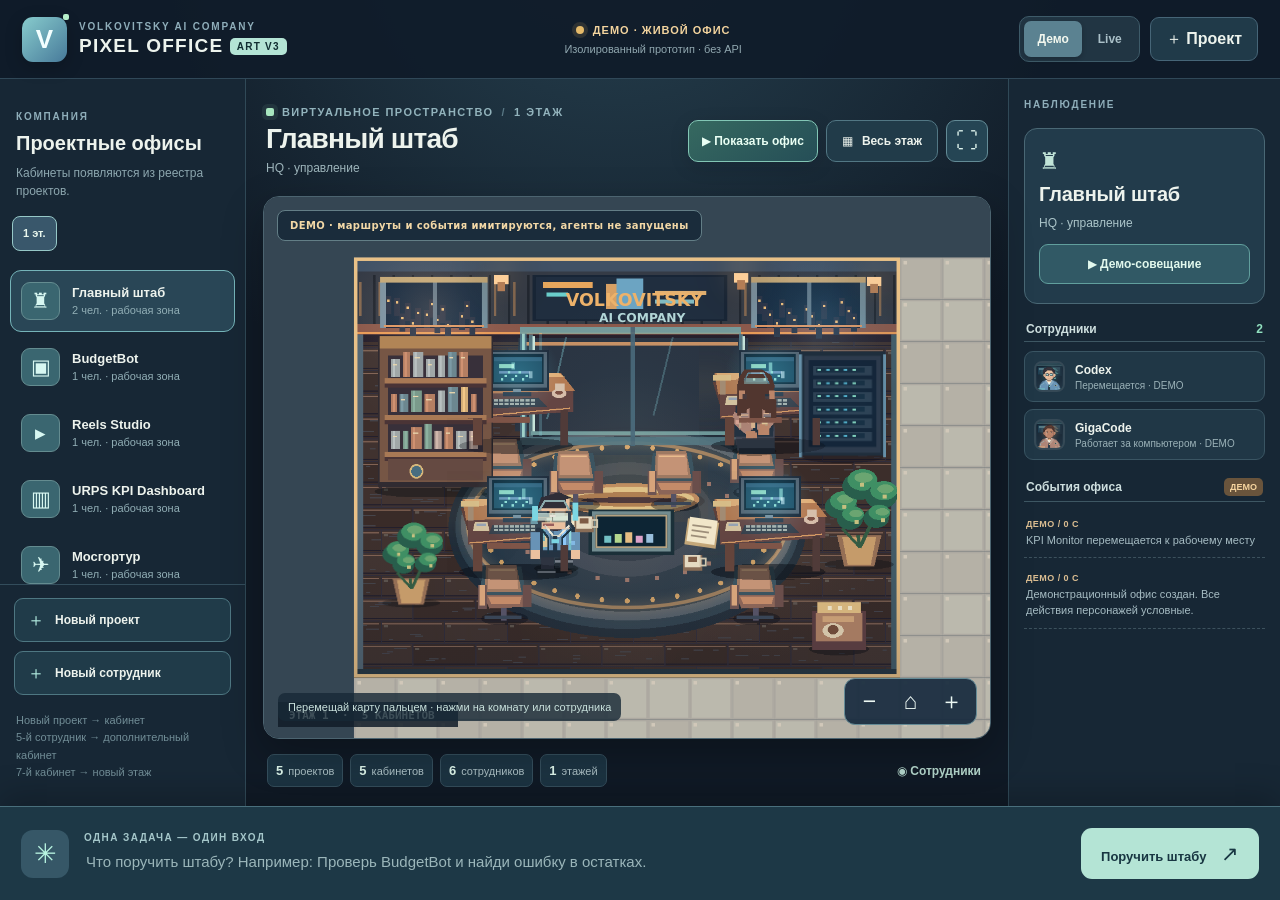
<file: v3/index.html>
<!doctype html>
<html lang="ru">
<head>
  <meta charset="utf-8">
  <meta name="viewport" content="width=device-width,initial-scale=1,viewport-fit=cover">
  <meta name="theme-color" content="#101b26">
  <meta name="description" content="VOLKOVITSKY AI COMPANY · Visual V3 — изолированный визуальный пилот на движке V5.">
  <title>Visual V3 — Pixel Office · VOLKOVITSKY AI COMPANY</title>
  <link rel="stylesheet" href="./styles.css">
  <meta name="robots" content="noindex,nofollow,noarchive">
  <meta http-equiv="Content-Security-Policy" content="default-src 'self'; script-src 'self'; style-src 'self' 'unsafe-inline'; img-src 'self' data:; font-src 'self'; connect-src 'none'; object-src 'none'; base-uri 'none'">
</head>
<body data-public-demo="v3">
  <div class="app-shell" id="app">
    <header class="app-head">
      <div class="branding">
        <span class="logo" aria-hidden="true">V<span class="pixel"></span></span>
        <div class="brand-words">
          <span class="eyebrow">VOLKOVITSKY AI COMPANY</span>
          <strong>PIXEL OFFICE <em>ART V3</em></strong>
        </div>
      </div>
      <div class="header-center">
        <div class="status-light"><span class="dot"></span><span id="modeHeadline">ДЕМО · ЖИВОЙ ОФИС</span></div>
        <small id="systemState">ПУБЛИЧНАЯ DEMO-КОПИЯ · БЕЗ API</small>
      </div>
      <div class="head-actions">
        <div class="mode-switch" aria-label="Режим офиса">
          <button id="modeDemo" class="active" type="button" aria-pressed="true">Демо</button>
          <button id="modeLive" type="button" aria-pressed="false">Live</button>
        </div>
        <button class="subtle-button hidden-mobile" id="newProjectTop" type="button">＋ Проект</button>
        <button class="mobile-tools" id="mobileTools" type="button" aria-label="Добавить проект или сотрудника" aria-expanded="false">＋</button>
        <div class="mobile-action-menu" id="mobileActionMenu" hidden>
          <button type="button" id="mobileNewProject">＋ Новый проект</button>
          <button type="button" id="mobileNewAgent">＋ Новый сотрудник</button>
        </div>
      </div>
    </header>

    <div class="layout">
      <aside class="sidebar project-sidebar" aria-label="Проектные кабинеты">
        <div class="aside-title">
          <span class="eyebrow">КОМПАНИЯ</span>
          <h2>Проектные офисы</h2>
          <p>Кабинеты появляются из реестра проектов.</p>
        </div>
        <div class="floor-tabs" id="floorTabs" aria-label="Этажи"></div>
        <div class="office-list" id="officeList"></div>
        <div class="sidebar-foot">
          <button type="button" id="newProject" class="line-button"><span>＋</span> Новый проект</button>
          <button type="button" id="newAgent" class="line-button"><span>＋</span> Новый сотрудник</button>
          <div class="scaling-message">Новый проект → кабинет<br>5-й сотрудник → дополнительный кабинет<br>7-й кабинет → новый этаж</div>
        </div>
      </aside>

      <main class="stage-column" id="stageColumn">
        <section class="stage-heading">
          <div>
            <div class="stage-kicker"><span class="live-orb"></span> ВИРТУАЛЬНОЕ ПРОСТРАНСТВО <span class="stage-sep">/</span> <span id="floorLabel">1 ЭТАЖ</span></div>
            <h1 id="roomHeadline">Главный штаб</h1>
            <p id="roomDescription">Здесь агенты получают задачи, работают и перемещаются.</p>
          </div>
          <div class="stage-action-pair">
            <button class="tour-start" type="button" id="tourToggle" aria-pressed="false" aria-label="Начать экскурсию по офису">▶ <span>Показать офис</span></button>
            <button class="icon-text-button" type="button" id="viewAll">▦ <span>Весь этаж</span></button>
            <button class="scene-mode-toggle" type="button" id="sceneMode" aria-label="Развернуть сцену" title="Развернуть сцену" aria-pressed="false">⛶</button>
          </div>
        </section>

          <div class="tour-hud" id="tourHUD" hidden aria-label="Экскурсия по офису">
            <div class="tour-hud-header">
              <span class="tour-hud-eyebrow" id="tourCount">01 / 05 · DEMO</span>
              <button type="button" id="tourStop" aria-label="Закончить экскурсию" title="Закончить экскурсию">×</button>
            </div>
            <strong id="tourRoom">Главный штаб</strong>
            <p id="tourDescription">Обзор Главного штаба</p>
            <div class="tour-progress" role="progressbar" aria-label="Время просмотра кабинета" aria-valuemin="0" aria-valuemax="100" aria-valuenow="0"><div id="tourProgress"></div></div>
            <div class="tour-actions">
              <button type="button" id="tourPrevious" aria-label="Предыдущий кабинет">← Назад</button>
              <button type="button" id="tourPause" aria-pressed="false">Ⅱ Пауза</button>
              <button type="button" id="tourNext">Далее →</button>
            </div>
          </div>

        <div class="stage-outer" id="stageOuter">
          <canvas id="officeCanvas" role="img" aria-label="Динамический пиксельный офис: комнаты, рабочие места и движущиеся персонажи"></canvas>
          <div class="stage-top-note" id="stageModeNote">DEMO · события и перемещения смоделированы</div>
          <div class="watch-note" id="watchNote" hidden aria-live="off"></div>
          <div class="stage-controls">
            <button id="zoomOut" title="Отдалить" aria-label="Отдалить">−</button>
            <button id="focusHQ" title="Вернуться в штаб" aria-label="Вернуться в штаб">⌂</button>
            <button id="zoomIn" title="Приблизить" aria-label="Приблизить">＋</button>
          </div>
          <div class="help-tip">Перемещай карту пальцем · нажми на комнату или сотрудника</div>
        </div>

        <div class="stage-footer">
          <div class="count-chips">
            <span><strong id="countProjects">5</strong> проектов</span>
            <span><strong id="countRooms">5</strong> кабинетов</span>
            <span><strong id="countAgents">6</strong> сотрудников</span>
            <span><strong id="countFloors">1</strong> этажей</span>
          </div>
          <button class="stage-help" type="button" id="showStaff">◉ <span>Сотрудники</span></button>
        </div>
      </main>

      <aside class="sidebar inspector" id="inspector" aria-label="Состояние офиса">
        <div class="inspector-head">
          <span class="eyebrow">НАБЛЮДЕНИЕ</span>
          <button type="button" id="closeInspector" aria-label="Закрыть панель">×</button>
        </div>
        <div class="inspector-feature">
          <img class="staff-portrait" id="selectedPortrait" alt="" hidden>
          <span class="feature-icon" id="featureIcon">▣</span>
          <h2 id="inspectorTitle">Главный штаб</h2>
          <p id="inspectorDescription">Выбери кабинет или сотрудника.</p>
          <button type="button" id="observeAgent" class="observe-agent" hidden>◎ Наблюдать за сотрудником</button>
          <button type="button" id="demoMeetingButton" class="observe-agent demo-meeting-button" hidden>▶ Демо-совещание</button>
        </div>
        <div class="inspector-block">
          <div class="block-head"><span>Сотрудники</span><strong id="staffCount">0</strong></div>
          <div id="staffRoster" class="staff-list"></div>
        </div>
        <div class="inspector-block activity-block">
          <div class="block-head"><span>События офиса</span><span class="demo-label" id="eventModeBadge">ДЕМО</span></div>
          <div id="activityList" class="activity-list"></div>
        </div>
        <div class="inspector-warning" id="liveWarning" hidden>Live-источник пока не подключён. Реальное выполнение задач не показывается и не запускается.</div>
      </aside>
    </div>

    <footer class="composer">
      <div class="composer-symbol" aria-hidden="true">✳</div>
      <div class="composer-text">
        <label for="taskInput">ОДНА ЗАДАЧА — ОДИН ВХОД</label>
        <textarea id="taskInput" rows="1" maxlength="1200" placeholder="Что поручить штабу? Например: Проверь BudgetBot и найди ошибку в остатках."></textarea>
      </div>
      <button type="button" id="sendTask" class="primary-action">Поручить штабу <span>↗</span></button>
    </footer>
  </div>

  <dialog id="entityDialog" class="entity-dialog">
    <form id="entityForm" method="dialog">
      <header class="dialog-head">
        <div><span class="eyebrow" id="dialogEyebrow">НОВАЯ СУЩНОСТЬ</span><h2 id="dialogTitle">Новый проект</h2></div>
        <button type="button" id="dialogClose" aria-label="Закрыть">×</button>
      </header>
      <p id="dialogHelp">Изменения затрагивают только данные изолированного DEMO.</p>
      <label for="entityName" id="entityNameLabel">Название</label>
      <input id="entityName" maxlength="56" autocomplete="off" required placeholder="Название проекта">
      <div class="project-target" id="targetRow" hidden>
        <label for="entityProject">Рабочий кабинет</label>
        <select id="entityProject"></select>
      </div>
      <div class="dialog-message" id="dialogMessage" role="alert"></div>
      <footer>
        <button type="button" class="secondary-action" id="dialogCancel">Отмена</button>
        <button type="submit" class="primary-action" id="dialogSubmit">Создать</button>
      </footer>
    </form>
  </dialog>

  <div class="toast" id="toast" role="status" aria-live="polite" hidden></div>
  <script type="module" src="./src/app.js"></script>
</body>
</html>
</file>
<file: cursor/styles.css>
/* Pixel Office V5 — original mobile-first game UI. Zero runtime dependencies. */
:root{
 --bg:#101a26;--pane:#182936;--pane2:#203746;--pane3:#243f4d;
 --border:#304858;--soft:#8ea6ad;--text:#edf3ed;--accent:#b4e4d5;
 --warm:#e6c98d;--red:#dd9b88;--radius:15px;
 font-family:ui-sans-serif,-apple-system,BlinkMacSystemFont,"Segoe UI",sans-serif;
 color:var(--text);background:var(--bg);font-synthesis:none
}
*{box-sizing:border-box}[hidden]{display:none!important}html,body{margin:0;min-width:300px;min-height:100%;background:var(--bg)}
body{overscroll-behavior:none}button,textarea,input,select{font:inherit}
button{cursor:pointer;color:inherit;touch-action:manipulation}
button:focus-visible,input:focus-visible,textarea:focus-visible,select:focus-visible{
 outline:3px solid var(--accent);outline-offset:3px
}
button:disabled{cursor:not-allowed;opacity:.6}
.app-shell{min-height:100dvh;height:100dvh;max-height:100dvh;display:grid;
 grid-template-rows:auto minmax(0,1fr) auto;background:
 radial-gradient(circle at 48% -10%,#274251 0,transparent 46%),#101a26}
.app-head{height:79px;border-bottom:1px solid var(--border);background:#101c2aec;
 display:flex;align-items:center;justify-content:space-between;gap:14px;padding:11px 22px}
.branding{display:flex;align-items:center;gap:12px;min-width:0}
.logo{width:45px;height:45px;border-radius:11px;background:
 linear-gradient(135deg,#88cccd,#477a9a);display:grid;place-items:center;
 color:#f3ffff;font-size:26px;font-weight:950;position:relative;
 box-shadow:0 5px 18px #0003;flex-shrink:0}
.logo .pixel{position:absolute;width:6px;height:6px;background:#b6f0ca;
 right:-2px;top:-3px;border-radius:2px}
.brand-words{display:flex;flex-direction:column;gap:3px;white-space:nowrap;overflow:hidden}
.eyebrow{font-size:10px;letter-spacing:.18em;font-weight:850;color:#8faeba}
.brand-words strong{letter-spacing:.065em;font-size:19px;font-weight:900}
.brand-words em{font-style:normal;font-size:10px;color:#102d31;
 background:var(--accent);padding:3px 7px;border-radius:5px;vertical-align:middle}
.header-center{display:flex;flex-direction:column;gap:7px;align-items:center}
.status-light{font-size:11px;font-weight:850;color:#f3d49e;letter-spacing:.09em;
 display:flex;align-items:center;gap:9px}
.status-light .dot{height:8px;width:8px;border-radius:50%;background:#e5ba6a;
 box-shadow:0 0 0 4px #e5ba6a22}
.header-center small{font-size:11px;color:#91a8b0}
.head-actions{display:flex;align-items:center;gap:10px;flex-shrink:0}
.mode-switch{padding:4px;background:#213543;border:1px solid #3e5b69;
 border-radius:10px;display:flex;gap:3px}
.mode-switch button{border:0;background:transparent;border-radius:7px;
 color:#aac0c8;min-height:36px;padding:0 13px;font-size:12px;font-weight:800}
.mode-switch button.active{background:#5b8291;color:#f3f8ef;box-shadow:0 2px 5px #0003}
.mobile-tools,.mobile-action-menu{display:none}
.mobile-action-menu[hidden]{display:none!important}
.subtle-button{height:44px;border:1px solid #466577;background:#203a49;
 border-radius:9px;font-weight:750;padding:0 15px}
.layout{display:grid;grid-template-columns:246px minmax(0,1fr) 272px;gap:0;min-height:0}
.sidebar{background:#172735;border-right:1px solid #304957;min-height:0;
 overflow-y:auto;scrollbar-color:#4c6372 transparent}
.project-sidebar{display:flex;flex-direction:column;overflow:hidden}
.aside-title{padding:27px 16px 16px}.aside-title h2{font-size:20px;margin:8px 0;line-height:1.18}
.aside-title p{color:#8da7af;line-height:1.5;font-size:12px;margin:0}
.floor-tabs{padding:0 12px 15px;display:flex;align-items:center;gap:6px;flex-wrap:wrap}
.floor-tab{font-size:11px;background:#1e3544;border:1px solid #3b586a;
 padding:8px 10px;border-radius:8px;color:#c4d1d8;font-weight:750;min-height:35px}
.floor-tab.active{background:#39576b;border-color:#96c8c7;color:#eaf8ee}
.office-list{flex:1;overflow-y:auto;padding:0 10px 15px}
.office-entry{width:100%;text-align:left;display:flex;align-items:center;gap:12px;
 background:transparent;border:1px solid transparent;border-radius:11px;
 padding:11px 10px;margin:4px 0;min-height:62px}
.office-entry.selected{background:#294656;border-color:#75b4b9}
.office-entry:hover{background:#274353}
.office-symbol{width:39px;height:38px;border-radius:9px;
 display:grid;place-items:center;flex-shrink:0;
 background:#3a6670;color:#d7f7f1;font-size:21px;border:1px solid #648c90}
.office-copy{min-width:0;display:flex;flex-direction:column;gap:4px}
.office-copy strong{font-size:13px;white-space:nowrap;text-overflow:ellipsis;overflow:hidden}
.office-copy small{font-size:11px;color:#91aeb5}
.sidebar-foot{padding:13px 14px 16px;border-top:1px solid #334d5c;display:grid;gap:9px}
.line-button{width:100%;min-height:42px;border:1px solid #4e7782;background:#203b49;
 border-radius:9px;display:flex;align-items:center;gap:10px;text-align:left;
 padding:9px 12px;font-size:12px;font-weight:780}
.line-button>span{font-size:18px;font-weight:600;color:#afe9dd}
.line-button:hover{background:#2c4b59}
.scaling-message{font-size:11px;line-height:1.6;color:#718d96;padding:8px 2px}
.stage-column{min-width:0;min-height:0;padding:17px;display:flex;flex-direction:column;gap:12px}
.stage-heading{min-height:88px;display:flex;align-items:center;justify-content:space-between;
 gap:14px;padding:5px 3px 3px}
.stage-kicker{font-size:11px;color:#92b3bc;letter-spacing:.13em;font-weight:850;display:flex;align-items:center;gap:8px}
.live-orb{width:8px;height:8px;background:#a7e6bf;box-shadow:0 0 0 4px #a7e6bf15;border-radius:2px}
.stage-sep{color:#597885}
.stage-heading h1{font-size:clamp(23px,2.2vw,33px);letter-spacing:-.03em;margin:5px 0}
.stage-heading p{margin:0;font-size:12px;color:#9eb5bb;line-height:1.4}
.icon-text-button{background:#213b49;border:1px solid #527784;border-radius:10px;
 height:42px;padding:0 15px;display:flex;gap:9px;align-items:center;
 white-space:nowrap;font-size:12px;font-weight:750}
.stage-outer{position:relative;flex:1;min-height:200px;border-radius:16px;overflow:hidden;
 background:#172430;border:1px solid #4c6470;box-shadow:0 14px 40px #0004}
#officeCanvas{width:100%;height:100%;display:block;touch-action:none;cursor:grab;image-rendering:auto;
 filter:contrast(1.04) saturate(1.05)}
@media (max-width:420px){
 #officeCanvas{filter:contrast(1.08) saturate(1.07)}
 .stage-outer{min-height:210px}
}
#officeCanvas:active{cursor:grabbing}
.stage-top-note{position:absolute;left:13px;top:13px;z-index:2;
 pointer-events:none;background:#172838dc;border:1px solid #637e86;
 padding:9px 12px;color:#f2d8a6;font:800 10px ui-sans-serif,system-ui;
 border-radius:8px;letter-spacing:.04em;max-width:calc(100% - 32px)}
.stage-top-note.live-note{color:#c2d7d9;border-color:#78949d}
.stage-controls{position:absolute;right:13px;bottom:13px;display:flex;gap:2px;
 border:1px solid #658b96;border-radius:11px;background:#172b3eeb;padding:5px}
.stage-controls button{height:35px;width:39px;background:transparent;border:none;
 border-radius:6px;font-size:23px;color:#edf9f4}
.stage-controls button:hover{background:#365969}
.help-tip{position:absolute;left:14px;bottom:17px;background:#172936cc;
 border-radius:7px;padding:8px 10px;font-size:11px;color:#c8e0db;
 max-width:calc(100% - 180px);pointer-events:none}
.stage-footer{display:flex;align-items:center;justify-content:space-between;gap:12px;
 padding:1px 4px 0;min-height:38px}
.count-chips{display:flex;align-items:center;gap:7px;flex-wrap:wrap}
.count-chips span{display:inline-flex;align-items:center;gap:5px;font-size:11px;
 color:#aec2c7;background:#1c3443;border:1px solid #354f5d;border-radius:7px;padding:8px}
.count-chips strong{color:#e0f8ed;font-size:13px}
.stage-help{background:transparent;border:0;color:#b7dacf;
 font-size:12px;font-weight:750;white-space:nowrap}
.inspector{border-left:1px solid #304957;border-right:0;padding:20px 15px;
 display:flex;flex-direction:column;gap:18px;overflow:auto}
.inspector-head{display:flex;align-items:center;justify-content:space-between}
.inspector-head button{font-size:24px;border:0;background:none;display:none}
.inspector-feature{border:1px solid #4a6875;background:#223b4b;
 border-radius:13px;padding:19px 14px}
.feature-icon{font-size:23px;color:#c1e4d8}
.inspector-feature h2{font-size:20px;letter-spacing:-.01em;margin:8px 0}
.inspector-feature p{color:#abc4c9;font-size:12px;line-height:1.5;margin:0}
.inspector-block{display:flex;flex-direction:column;gap:9px;min-height:0}
.block-head{display:flex;align-items:center;justify-content:space-between;
 color:#cedfdf;font-size:12px;font-weight:850;padding:0 2px 5px;
 border-bottom:1px solid #3e5763}
.block-head strong{font-size:12px;color:#91e0bf}
.staff-list,.activity-list{display:flex;flex-direction:column;gap:7px}
.staff-item{background:#203746;border:1px solid #3a5563;border-radius:9px;
 display:flex;align-items:center;gap:10px;padding:9px;font-size:12px}
.staff-avatar{flex-shrink:0;height:31px;width:31px;border:2px solid #354956;border-radius:8px;
 display:grid;place-items:center;color:#1a2630;font-size:14px;font-weight:900}
.staff-item>div:last-child{display:flex;flex-direction:column;gap:3px;min-width:0}
.staff-item strong{font-size:12px;overflow:hidden;white-space:nowrap;text-overflow:ellipsis}
.staff-item small{font-size:10px;color:#9ab1b7}
.activity-block{flex:1;min-height:0}
.activity-list{overflow:auto;max-height:280px}
.activity-item{padding:7px 2px 9px;border-bottom:1px dashed #3c515d;
 font-size:11px;line-height:1.5;color:#a6bcc3}
.activity-item small{display:block;font-weight:800;color:#dbbd91;font-size:9px;letter-spacing:.05em}
.demo-label{background:#69543c;border-radius:5px;padding:4px 6px;
 color:#f5d49f;font-size:9px}
.inspector-warning{font-size:12px;color:#f7d69e;background:#504332;
 border:1px solid #8d734e;padding:12px;border-radius:9px;line-height:1.5}
.composer{margin:0;min-height:94px;padding:13px max(21px,calc(env(safe-area-inset-right) + 16px));
 border-top:1px solid #496f7c;background:#1d3846;
 display:flex;align-items:center;gap:15px;box-shadow:0 -12px 30px #0003}
.composer-symbol{height:48px;width:48px;flex-shrink:0;border-radius:12px;
 background:#365767;color:#b8f4e1;display:grid;place-items:center;font-size:27px}
.composer-text{display:flex;flex-direction:column;gap:6px;min-width:0;flex:1}
.composer-text label{color:#a5c7ca;letter-spacing:.14em;font-size:10px;font-weight:850}
.composer textarea{border:none;background:transparent;resize:none;
 color:var(--text);width:100%;min-height:27px;max-height:64px;
 font-size:15px;line-height:1.5;outline:none!important;overflow:auto}
.composer textarea::placeholder{color:#9bb6ba}
.primary-action{border:0;border-radius:11px;background:var(--accent);color:#183642;
 min-height:51px;font-size:13px;font-weight:900;padding:10px 20px;white-space:nowrap}
.primary-action:hover{background:#d0f1e4}
.primary-action span{font-size:21px;margin-left:11px}
.entity-dialog{width:min(440px,calc(100vw - 22px));max-height:min(680px,calc(100dvh - 32px));
 background:#1b3040;border:1px solid #77a4a4;border-radius:15px;color:var(--text);
 box-shadow:0 25px 100px #0009;padding:22px}
.entity-dialog::backdrop{background:#07121cba;backdrop-filter:blur(4px)}
.entity-dialog form{display:flex;flex-direction:column;gap:13px}
.dialog-head{display:flex;justify-content:space-between;align-items:start;gap:12px}
.dialog-head h2{font-size:22px;margin:7px 0 0}.dialog-head button{font-size:24px;background:none;border:0}
.entity-dialog p{color:#a4bcc4;font-size:13px;line-height:1.5;margin:0 0 5px}
.entity-dialog label{font-size:12px;font-weight:850;color:#c8dce0}
.entity-dialog input,.entity-dialog select{border:1px solid #64858d;border-radius:8px;
 background:#283f4e;color:#f2f8f4;min-height:46px;padding:9px 12px;width:100%;font-size:15px}
.project-target{display:flex;flex-direction:column;gap:10px}
.dialog-message{color:#ffcca5;font-size:12px;min-height:17px}
.entity-dialog footer{display:flex;justify-content:flex-end;gap:9px}
.secondary-action{min-height:45px;border:1px solid #587481;background:#264050;
 border-radius:9px;padding:10px 16px}
.toast{position:fixed;left:50%;bottom:114px;transform:translateX(-50%);z-index:50;
 padding:13px 17px;border-radius:10px;border:1px solid #75b4a4;background:#244638;
 color:#e0f6eb;max-width:min(500px,calc(100% - 24px));font-size:13px;
 box-shadow:0 12px 55px #0007;line-height:1.45}
.toast[hidden]{display:none!important}
@media(max-width:1260px){
 .layout{grid-template-columns:214px minmax(0,1fr) 235px}
 .app-head{padding:9px 14px}.sidebar-foot{padding:12px 9px}
 .inspector{padding:17px 9px}.stage-column{padding:12px}
 .header-center small{display:none}
}
@media(max-width:990px){
 .layout{grid-template-columns:190px minmax(0,1fr)}
 .inspector{position:fixed;z-index:20;top:90px;right:12px;bottom:110px;width:min(312px,calc(100vw - 24px));
  border:1px solid #648592;border-radius:15px;background:#192f3e;box-shadow:0 15px 55px #0008;
  display:none}
 .inspector.is-visible{display:flex}.inspector-head button{display:block}
 .office-entry{padding:8px 6px}.office-symbol{width:33px;height:33px}.office-copy strong{font-size:12px}
}
@media(max-width:650px){
 .app-shell{height:100dvh;max-height:100dvh;grid-template-rows:auto minmax(0,1fr) auto}
 .app-head{height:70px;padding:9px 11px;gap:8px}
 .branding{gap:8px}.logo{width:36px;height:36px;font-size:22px;border-radius:9px}
 .brand-words .eyebrow{font-size:7px;letter-spacing:.1em}
 .brand-words strong{font-size:14px}.brand-words em{font-size:8px;padding:2px 4px}
 .header-center{display:none}.head-actions{gap:2px}
 .mode-switch{padding:3px;border-radius:8px}
 .mode-switch button{font-size:11px;padding:0 9px;min-height:34px}
 .hidden-mobile{display:none}
 .app-head{position:relative;z-index:8}
 .brand-words{max-width:171px}
 .brand-words strong{letter-spacing:0}
 .mobile-tools{display:grid;place-items:center;min-width:36px;width:36px;height:39px;
  background:#2b4c5b;color:#d0eee6;border:1px solid #628d98;border-radius:9px;font-size:22px}
 .mobile-action-menu{display:flex;flex-direction:column;gap:4px;position:absolute;z-index:30;
  top:65px;right:8px;width:205px;background:#1e3949;border:1px solid #70939b;
  padding:9px;border-radius:12px;box-shadow:0 10px 35px #0009}
 .mobile-action-menu button{background:#2e5160;border:0;border-radius:7px;
  min-height:43px;padding:7px 10px;text-align:left;font-size:12px;font-weight:700}
 .layout{grid-template-columns:1fr;grid-template-rows:auto minmax(0,1fr)}
 .project-sidebar{height:80px;border-right:0;border-bottom:1px solid #314a55;
  flex-direction:row;align-items:center;overflow:hidden;background:#172a36}
 .aside-title,.sidebar-foot{display:none}
 .floor-tabs{flex-shrink:0;padding:4px 7px 4px 9px;max-width:102px;overflow-x:auto;flex-wrap:nowrap}
 .floor-tab{min-height:40px;padding:6px 8px;font-size:10px;white-space:nowrap}
 .office-list{display:flex;align-items:center;gap:5px;overflow-x:auto;overflow-y:hidden;
  padding:5px 9px 5px 1px;flex:1;min-width:0;scrollbar-width:none}
 .office-list::-webkit-scrollbar{display:none}
 .office-entry{min-width:130px;max-width:155px;height:63px;padding:7px;border:1px solid #37525e;margin:0}
 .office-entry.selected{border-color:#89c6bf}
 .office-copy{max-width:94px}.office-copy small{font-size:9px}
 .office-symbol{width:32px;height:32px;font-size:18px}
 .stage-column{padding:7px 8px 5px;gap:7px}
 .stage-heading{min-height:67px;gap:6px;padding:1px}
 .stage-kicker{font-size:8px;letter-spacing:.075em}
 .stage-heading h1{font-size:22px;margin:4px 0 2px}
 .stage-heading p{font-size:10px;line-height:1.3;max-width:230px}
 .icon-text-button{padding:0 9px;height:38px;font-size:12px}
 .icon-text-button span{display:none}
 .stage-outer{min-height:190px;border-radius:12px}
 .stage-top-note{font-size:9px;padding:7px 9px;max-width:calc(100% - 23px);left:8px;top:8px}
 .stage-controls{right:7px;bottom:8px;padding:3px}
 .stage-controls button{height:34px;width:35px}
 .help-tip{display:none}
 .stage-footer{min-height:32px;padding:0;gap:3px}
 .count-chips{gap:4px}
 .count-chips span{font-size:9px;padding:5px 6px}
 .count-chips strong{font-size:10px}
 .stage-help{padding:3px;font-size:12px}.stage-help span{display:none}
 .inspector{top:80px;right:8px;bottom:105px}
 .composer{min-height:92px;padding:10px 8px calc(10px + env(safe-area-inset-bottom,0px));gap:8px;
  box-shadow:0 -7px 25px #0005}
 .composer-symbol{height:38px;width:38px;font-size:21px;border-radius:8px}
 .composer-text{gap:4px}.composer-text label{font-size:8px;letter-spacing:.08em}
 .composer textarea{font-size:13px;max-height:52px}
 .primary-action{min-height:49px;font-size:11px;padding:8px 9px;border-radius:9px}
 .primary-action span{display:none}
 .toast{bottom:calc(105px + env(safe-area-inset-bottom,0px))}
}
@media(max-height:660px) and (max-width:650px){
 .project-sidebar{height:60px}.office-entry{height:48px;min-width:124px}
 .stage-heading{min-height:53px}.stage-heading h1{font-size:18px}
 .stage-heading p{display:none}.composer{min-height:77px}
}

@media(max-width:360px){
 .app-head{padding:7px 6px;gap:3px}
 .logo{width:30px;height:30px;font-size:18px}
 .branding{gap:5px}.brand-words .eyebrow{font-size:6px;letter-spacing:0}
 .brand-words strong{font-size:11px}
 .brand-words em{font-size:7px}
 .mode-switch button{min-height:32px;padding:0 6px;font-size:10px}
 .mobile-tools{width:30px;min-width:30px;height:36px}
 .composer{gap:5px;padding-left:6px;padding-right:6px}
 .composer-symbol{display:none}
 .composer-text label{font-size:8px}
 .composer-text{flex:1;min-width:0}
 .composer textarea{font-size:12px}
 .composer>.primary-action{font-size:10px;white-space:normal;text-align:center;
  flex:0 1 104px;min-width:94px;max-width:112px;padding:6px 6px}
 .stage-heading h1{font-size:19px}
 .stage-heading .icon-text-button{flex-shrink:0;width:35px;height:34px;padding:0;justify-content:center}
 .count-chips span{font-size:8px;padding:4px}
}

/* ART V3 — employee identity and cinematic follow camera */
.staff-portrait{width:112px;height:112px;display:block;object-fit:cover;
 border:2px solid #6d9ea5;border-radius:12px;margin:0 0 12px;
 box-shadow:0 12px 26px #09192499,0 0 0 4px #83d3c80e}
.staff-portrait[hidden],.observe-agent[hidden],.watch-note[hidden]{display:none!important}
.observe-agent{display:block;width:100%;margin-top:12px;min-height:40px;
 border:1px solid #619f9d;border-radius:9px;background:#315965;color:#e1f8ed;
 padding:8px 10px;font-weight:800;font-size:12px;text-align:center}
.observe-agent[aria-pressed="true"]{background:#507b71;border-color:#b2e6cf}
.staff-item{width:100%;text-align:left;font-family:inherit;color:inherit;cursor:pointer}
.staff-item:focus-visible,.observe-agent:focus-visible{outline:2px solid #d7efd7;outline-offset:3px}
.staff-item.selected{border-color:#b1d9bf;background:#2b4c56}
.staff-avatar{display:block;object-fit:cover;object-position:center;color:transparent;background:#1c3d4b}
.watch-note{position:absolute;top:51px;left:12px;z-index:3;display:flex;
 align-items:center;gap:9px;max-width:calc(100% - 24px);pointer-events:none;
 padding:7px 10px;border-radius:9px;border:1px solid #668e94;
 background:#132b38eb;box-shadow:0 8px 22px #0006;color:#d5f3ea;
 font-size:11px;font-weight:700}
.watch-note::before{content:'◎';font-size:18px;color:#a6edcd}
.watch-note strong{font-weight:900;color:#ffffff}
@media(max-width:650px){
 .staff-portrait{width:86px;height:86px;float:right;margin:0 0 10px 12px}
 .watch-note{top:49px;left:8px;font-size:10px;padding:6px 8px}
 .staff-item{min-height:44px}
}

/* ART V3 — guided full-office walkthrough; visual-only and touch-safe. */
.stage-action-pair{display:flex;align-items:center;gap:8px;flex-shrink:0}
.tour-start{height:42px;padding:0 13px;border:1px solid #82c6b5;border-radius:10px;
  background:linear-gradient(145deg,#366960,#254e57);color:#e9fff4;
  font-size:12px;font-weight:850;white-space:nowrap;box-shadow:0 5px 19px #050e1622}
.tour-start:hover{background:linear-gradient(145deg,#487b6f,#315962)}
.tour-start[aria-pressed="true"]{background:#46636b;border-color:#ebcf9a}
.tour-hud{position:absolute;bottom:56px;left:13px;z-index:4;
  width:min(291px,calc(100% - 26px));padding:12px 13px 10px;
  background:linear-gradient(145deg,#183242f5,#102536f5);
  border:1px solid #709fa4;border-radius:13px;
  color:#e4f4ed;box-shadow:0 10px 30px #071521a8;
  backdrop-filter:blur(10px);display:flex;flex-direction:column;gap:6px}
.tour-hud[hidden]{display:none!important}
.tour-hud-header{display:flex;align-items:center;justify-content:space-between;gap:8px}
.tour-hud-eyebrow{font-size:10px;font-weight:900;color:#ecd29f;letter-spacing:.09em}
.tour-hud-header button{background:transparent;border:0;color:#d4e4e4;
  font-size:23px;line-height:1;width:30px;height:28px}
.tour-hud strong{font-size:16px;line-height:1.15}
.tour-hud p{font-size:11px;color:#b9d7d5;line-height:1.35;margin:0;max-height:31px;
  overflow:hidden}
.tour-progress{height:4px;border-radius:8px;background:#365462;overflow:hidden;
  margin:5px 0 3px}
.tour-progress>div{height:100%;width:0%;background:#a6e4c7;transition:width .18s linear}
.tour-actions{display:grid;grid-template-columns:1fr 1fr 1fr;gap:6px}
.tour-actions button{font-size:11px;font-weight:800;min-height:31px;
  border:1px solid #628b92;background:#284555;border-radius:6px;padding:4px 3px;
  color:#e2f3ef;white-space:nowrap}
.tour-actions button:last-child{background:#3d706b}
.tour-actions button:disabled{opacity:.37}
@media(max-width:650px){
  .stage-action-pair{gap:4px}
  .tour-start{width:40px;height:38px;padding:0;font-size:17px;display:grid;place-items:center}
  .tour-start span{display:none}
  .tour-hud{left:8px;bottom:53px;width:min(252px,calc(100% - 83px));padding:9px 10px;
    gap:5px}
  .tour-hud strong{font-size:13px}
  .tour-hud p{font-size:10px}
  .tour-hud-eyebrow{font-size:9px}
  .tour-actions button{font-size:10px;min-height:32px}
}
@media(max-width:360px){
  .tour-start{width:35px;height:34px}
  .stage-action-pair{gap:3px}
  .tour-hud{width:min(225px,calc(100% - 86px))}
}
@media(prefers-reduced-motion:reduce){
  .tour-progress>div{transition:none}
}

/* ART V3 refinement: the tour controls must NOT obscure staff or furniture. */
.stage-column>.tour-hud{
  position:relative;bottom:auto;left:auto;z-index:1;width:100%;
  min-height:54px;max-height:none;flex-shrink:0;
  display:grid;grid-template-columns:92px minmax(100px,160px) minmax(95px,1fr) 100px 242px;
  align-items:center;column-gap:9px;row-gap:4px;padding:7px 11px;
  border-radius:11px;box-shadow:0 5px 18px #06141d5e
}
.stage-column>.tour-hud>.tour-hud-header{align-self:center;gap:3px;min-width:0}
.stage-column>.tour-hud>.tour-hud-header button{font-size:18px;width:25px;height:28px}
.stage-column>.tour-hud>strong{font-size:13px;line-height:1.15;white-space:nowrap;overflow:hidden;text-overflow:ellipsis}
.stage-column>.tour-hud>p{font-size:10px;line-height:1.25;max-height:28px;margin:0}
.stage-column>.tour-hud>.tour-progress{margin:0;height:5px}
.stage-column>.tour-hud>.tour-actions{grid-template-columns:repeat(3,1fr);min-width:0}
.stage-column>.tour-hud>.tour-actions button{min-height:34px;font-size:10px;padding:3px 2px}
@media(max-width:1120px){
 .stage-column>.tour-hud{grid-template-columns:80px minmax(100px,1fr) 85px 200px}
 .stage-column>.tour-hud>p{display:none}
}
@media(max-width:650px){
 .stage-column>.tour-hud{
   width:100%;min-height:51px;max-height:61px;left:auto;bottom:auto;
   padding:6px 7px;display:grid;grid-template-columns:81px minmax(0,1fr) 150px;
   grid-template-rows:29px 4px;row-gap:3px;column-gap:4px;
 }
 .stage-column>.tour-hud>.tour-hud-header{grid-column:1;grid-row:1}
 .stage-column>.tour-hud>.tour-hud-eyebrow{font-size:9px}
 .stage-column>.tour-hud>strong{grid-column:2;grid-row:1;font-size:12px}
 .stage-column>.tour-hud>p{display:none}
 .stage-column>.tour-hud>.tour-progress{grid-column:1/4;grid-row:2;height:3px}
 .stage-column>.tour-hud>.tour-actions{grid-column:3;grid-row:1;gap:2px}
 .stage-column>.tour-hud>.tour-actions button{min-height:28px;font-size:9px;padding:3px 1px}
 .stage-column>.tour-hud>.tour-hud-header button{width:18px;height:24px;font-size:16px}
}
@media(max-width:360px){
 .stage-column>.tour-hud{grid-template-columns:75px minmax(0,1fr) 133px;column-gap:2px}
 .stage-column>.tour-hud>.tour-actions button{font-size:8px}
}

/* ART V3: immersive scene viewing, local-only presentation mode. */
.scene-mode-toggle{
  flex:none;width:42px;height:42px;display:grid;place-items:center;
  background:#254554;border:1px solid #638b96;border-radius:9px;
  font-size:22px;color:#dff4ed
}
.scene-mode-toggle:hover,.scene-mode-toggle[aria-pressed="true"]{
  background:#426e70;border-color:#c7e9d6
}
.app-shell.scene-only{grid-template-rows:auto minmax(0,1fr)}
.app-shell.scene-only>.composer{display:none}
.app-shell.scene-only .layout{grid-template-columns:minmax(0,1fr)}
.app-shell.scene-only .project-sidebar,.app-shell.scene-only .inspector{display:none!important}
.app-shell.scene-only .stage-column{padding:9px 13px 10px;gap:7px}
.app-shell.scene-only .stage-heading{min-height:63px}
.app-shell.scene-only .stage-outer{flex:1;min-height:0}
.app-shell.scene-only .stage-footer{min-height:30px}
@media(max-width:650px){
 .scene-mode-toggle{width:36px;height:38px;font-size:21px}
 .app-shell.scene-only .layout{grid-template-rows:minmax(0,1fr)}
 .app-shell.scene-only .stage-column{padding:7px 8px;gap:6px}
 .app-shell.scene-only .stage-heading{min-height:58px}
 .app-shell.scene-only .stage-outer{min-height:150px}
 .app-shell.scene-only .stage-footer{min-height:27px}
}
@media(max-width:360px){
 .scene-mode-toggle{width:33px;height:34px}
}
</file>
<file: v3/styles.css>
/* Pixel Office V5 — original mobile-first game UI. Zero runtime dependencies. */
:root{
 --bg:#101a26;--pane:#182936;--pane2:#203746;--pane3:#243f4d;
 --border:#304858;--soft:#8ea6ad;--text:#edf3ed;--accent:#b4e4d5;
 --warm:#e6c98d;--red:#dd9b88;--radius:15px;
 font-family:ui-sans-serif,-apple-system,BlinkMacSystemFont,"Segoe UI",sans-serif;
 color:var(--text);background:var(--bg);font-synthesis:none
}
*{box-sizing:border-box}[hidden]{display:none!important}html,body{margin:0;min-width:300px;min-height:100%;background:var(--bg)}
body{overscroll-behavior:none}button,textarea,input,select{font:inherit}
button{cursor:pointer;color:inherit;touch-action:manipulation}
button:focus-visible,input:focus-visible,textarea:focus-visible,select:focus-visible{
 outline:3px solid var(--accent);outline-offset:3px
}
button:disabled{cursor:not-allowed;opacity:.6}
.app-shell{min-height:100dvh;height:100dvh;max-height:100dvh;display:grid;
 grid-template-rows:auto minmax(0,1fr) auto;background:
 radial-gradient(circle at 48% -10%,#274251 0,transparent 46%),#101a26}
.app-head{height:79px;border-bottom:1px solid var(--border);background:#101c2aec;
 display:flex;align-items:center;justify-content:space-between;gap:14px;padding:11px 22px}
.branding{display:flex;align-items:center;gap:12px;min-width:0}
.logo{width:45px;height:45px;border-radius:11px;background:
 linear-gradient(135deg,#88cccd,#477a9a);display:grid;place-items:center;
 color:#f3ffff;font-size:26px;font-weight:950;position:relative;
 box-shadow:0 5px 18px #0003;flex-shrink:0}
.logo .pixel{position:absolute;width:6px;height:6px;background:#b6f0ca;
 right:-2px;top:-3px;border-radius:2px}
.brand-words{display:flex;flex-direction:column;gap:3px;white-space:nowrap;overflow:hidden}
.eyebrow{font-size:10px;letter-spacing:.18em;font-weight:850;color:#8faeba}
.brand-words strong{letter-spacing:.065em;font-size:19px;font-weight:900}
.brand-words em{font-style:normal;font-size:10px;color:#102d31;
 background:var(--accent);padding:3px 7px;border-radius:5px;vertical-align:middle}
.header-center{display:flex;flex-direction:column;gap:7px;align-items:center}
.status-light{font-size:11px;font-weight:850;color:#f3d49e;letter-spacing:.09em;
 display:flex;align-items:center;gap:9px}
.status-light .dot{height:8px;width:8px;border-radius:50%;background:#e5ba6a;
 box-shadow:0 0 0 4px #e5ba6a22}
.header-center small{font-size:11px;color:#91a8b0}
.head-actions{display:flex;align-items:center;gap:10px;flex-shrink:0}
.mode-switch{padding:4px;background:#213543;border:1px solid #3e5b69;
 border-radius:10px;display:flex;gap:3px}
.mode-switch button{border:0;background:transparent;border-radius:7px;
 color:#aac0c8;min-height:36px;padding:0 13px;font-size:12px;font-weight:800}
.mode-switch button.active{background:#5b8291;color:#f3f8ef;box-shadow:0 2px 5px #0003}
.mobile-tools,.mobile-action-menu{display:none}
.mobile-action-menu[hidden]{display:none!important}
.subtle-button{height:44px;border:1px solid #466577;background:#203a49;
 border-radius:9px;font-weight:750;padding:0 15px}
.layout{display:grid;grid-template-columns:246px minmax(0,1fr) 272px;gap:0;min-height:0}
.sidebar{background:#172735;border-right:1px solid #304957;min-height:0;
 overflow-y:auto;scrollbar-color:#4c6372 transparent}
.project-sidebar{display:flex;flex-direction:column;overflow:hidden}
.aside-title{padding:27px 16px 16px}.aside-title h2{font-size:20px;margin:8px 0;line-height:1.18}
.aside-title p{color:#8da7af;line-height:1.5;font-size:12px;margin:0}
.floor-tabs{padding:0 12px 15px;display:flex;align-items:center;gap:6px;flex-wrap:wrap}
.floor-tab{font-size:11px;background:#1e3544;border:1px solid #3b586a;
 padding:8px 10px;border-radius:8px;color:#c4d1d8;font-weight:750;min-height:35px}
.floor-tab.active{background:#39576b;border-color:#96c8c7;color:#eaf8ee}
.office-list{flex:1;overflow-y:auto;padding:0 10px 15px}
.office-entry{width:100%;text-align:left;display:flex;align-items:center;gap:12px;
 background:transparent;border:1px solid transparent;border-radius:11px;
 padding:11px 10px;margin:4px 0;min-height:62px}
.office-entry.selected{background:#294656;border-color:#75b4b9}
.office-entry:hover{background:#274353}
.office-symbol{width:39px;height:38px;border-radius:9px;
 display:grid;place-items:center;flex-shrink:0;
 background:#3a6670;color:#d7f7f1;font-size:21px;border:1px solid #648c90}
.office-copy{min-width:0;display:flex;flex-direction:column;gap:4px}
.office-copy strong{font-size:13px;white-space:nowrap;text-overflow:ellipsis;overflow:hidden}
.office-copy small{font-size:11px;color:#91aeb5}
.sidebar-foot{padding:13px 14px 16px;border-top:1px solid #334d5c;display:grid;gap:9px}
.line-button{width:100%;min-height:42px;border:1px solid #4e7782;background:#203b49;
 border-radius:9px;display:flex;align-items:center;gap:10px;text-align:left;
 padding:9px 12px;font-size:12px;font-weight:780}
.line-button>span{font-size:18px;font-weight:600;color:#afe9dd}
.line-button:hover{background:#2c4b59}
.scaling-message{font-size:11px;line-height:1.6;color:#718d96;padding:8px 2px}
.stage-column{min-width:0;min-height:0;padding:17px;display:flex;flex-direction:column;gap:12px}
.stage-heading{min-height:88px;display:flex;align-items:center;justify-content:space-between;
 gap:14px;padding:5px 3px 3px}
.stage-kicker{font-size:11px;color:#92b3bc;letter-spacing:.13em;font-weight:850;display:flex;align-items:center;gap:8px}
.live-orb{width:8px;height:8px;background:#a7e6bf;box-shadow:0 0 0 4px #a7e6bf15;border-radius:2px}
.stage-sep{color:#597885}
.stage-heading h1{font-size:clamp(23px,2.2vw,33px);letter-spacing:-.03em;margin:5px 0}
.stage-heading p{margin:0;font-size:12px;color:#9eb5bb;line-height:1.4}
.icon-text-button{background:#213b49;border:1px solid #527784;border-radius:10px;
 height:42px;padding:0 15px;display:flex;gap:9px;align-items:center;
 white-space:nowrap;font-size:12px;font-weight:750}
.stage-outer{position:relative;flex:1;min-height:200px;border-radius:16px;overflow:hidden;
 background:#172430;border:1px solid #4c6470;box-shadow:0 14px 40px #0004}
#officeCanvas{width:100%;height:100%;display:block;touch-action:none;cursor:grab;image-rendering:auto}
#officeCanvas:active{cursor:grabbing}
.stage-top-note{position:absolute;left:13px;top:13px;z-index:2;
 pointer-events:none;background:#172838dc;border:1px solid #637e86;
 padding:9px 12px;color:#f2d8a6;font:800 10px ui-sans-serif,system-ui;
 border-radius:8px;letter-spacing:.04em;max-width:calc(100% - 32px)}
.stage-top-note.live-note{color:#c2d7d9;border-color:#78949d}
.stage-controls{position:absolute;right:13px;bottom:13px;display:flex;gap:2px;
 border:1px solid #658b96;border-radius:11px;background:#172b3eeb;padding:5px}
.stage-controls button{height:35px;width:39px;background:transparent;border:none;
 border-radius:6px;font-size:23px;color:#edf9f4}
.stage-controls button:hover{background:#365969}
.help-tip{position:absolute;left:14px;bottom:17px;background:#172936cc;
 border-radius:7px;padding:8px 10px;font-size:11px;color:#c8e0db;
 max-width:calc(100% - 180px);pointer-events:none}
.stage-footer{display:flex;align-items:center;justify-content:space-between;gap:12px;
 padding:1px 4px 0;min-height:38px}
.count-chips{display:flex;align-items:center;gap:7px;flex-wrap:wrap}
.count-chips span{display:inline-flex;align-items:center;gap:5px;font-size:11px;
 color:#aec2c7;background:#1c3443;border:1px solid #354f5d;border-radius:7px;padding:8px}
.count-chips strong{color:#e0f8ed;font-size:13px}
.stage-help{background:transparent;border:0;color:#b7dacf;
 font-size:12px;font-weight:750;white-space:nowrap}
.inspector{border-left:1px solid #304957;border-right:0;padding:20px 15px;
 display:flex;flex-direction:column;gap:18px;overflow:auto}
.inspector-head{display:flex;align-items:center;justify-content:space-between}
.inspector-head button{font-size:24px;border:0;background:none;display:none}
.inspector-feature{border:1px solid #4a6875;background:#223b4b;
 border-radius:13px;padding:19px 14px}
.feature-icon{font-size:23px;color:#c1e4d8}
.inspector-feature h2{font-size:20px;letter-spacing:-.01em;margin:8px 0}
.inspector-feature p{color:#abc4c9;font-size:12px;line-height:1.5;margin:0}
.inspector-block{display:flex;flex-direction:column;gap:9px;min-height:0}
.block-head{display:flex;align-items:center;justify-content:space-between;
 color:#cedfdf;font-size:12px;font-weight:850;padding:0 2px 5px;
 border-bottom:1px solid #3e5763}
.block-head strong{font-size:12px;color:#91e0bf}
.staff-list,.activity-list{display:flex;flex-direction:column;gap:7px}
.staff-item{background:#203746;border:1px solid #3a5563;border-radius:9px;
 display:flex;align-items:center;gap:10px;padding:9px;font-size:12px}
.staff-avatar{flex-shrink:0;height:31px;width:31px;border:2px solid #354956;border-radius:8px;
 display:grid;place-items:center;color:#1a2630;font-size:14px;font-weight:900}
.staff-item>div:last-child{display:flex;flex-direction:column;gap:3px;min-width:0}
.staff-item strong{font-size:12px;overflow:hidden;white-space:nowrap;text-overflow:ellipsis}
.staff-item small{font-size:10px;color:#9ab1b7}
.activity-block{flex:1;min-height:0}
.activity-list{overflow:auto;max-height:280px}
.activity-item{padding:7px 2px 9px;border-bottom:1px dashed #3c515d;
 font-size:11px;line-height:1.5;color:#a6bcc3}
.activity-item small{display:block;font-weight:800;color:#dbbd91;font-size:9px;letter-spacing:.05em}
.demo-label{background:#69543c;border-radius:5px;padding:4px 6px;
 color:#f5d49f;font-size:9px}
.inspector-warning{font-size:12px;color:#f7d69e;background:#504332;
 border:1px solid #8d734e;padding:12px;border-radius:9px;line-height:1.5}
.composer{margin:0;min-height:94px;padding:13px max(21px,calc(env(safe-area-inset-right) + 16px));
 border-top:1px solid #496f7c;background:#1d3846;
 display:flex;align-items:center;gap:15px;box-shadow:0 -12px 30px #0003}
.composer-symbol{height:48px;width:48px;flex-shrink:0;border-radius:12px;
 background:#365767;color:#b8f4e1;display:grid;place-items:center;font-size:27px}
.composer-text{display:flex;flex-direction:column;gap:6px;min-width:0;flex:1}
.composer-text label{color:#a5c7ca;letter-spacing:.14em;font-size:10px;font-weight:850}
.composer textarea{border:none;background:transparent;resize:none;
 color:var(--text);width:100%;min-height:27px;max-height:64px;
 font-size:15px;line-height:1.5;outline:none!important;overflow:auto}
.composer textarea::placeholder{color:#9bb6ba}
.primary-action{border:0;border-radius:11px;background:var(--accent);color:#183642;
 min-height:51px;font-size:13px;font-weight:900;padding:10px 20px;white-space:nowrap}
.primary-action:hover{background:#d0f1e4}
.primary-action span{font-size:21px;margin-left:11px}
.entity-dialog{width:min(440px,calc(100vw - 22px));max-height:min(680px,calc(100dvh - 32px));
 background:#1b3040;border:1px solid #77a4a4;border-radius:15px;color:var(--text);
 box-shadow:0 25px 100px #0009;padding:22px}
.entity-dialog::backdrop{background:#07121cba;backdrop-filter:blur(4px)}
.entity-dialog form{display:flex;flex-direction:column;gap:13px}
.dialog-head{display:flex;justify-content:space-between;align-items:start;gap:12px}
.dialog-head h2{font-size:22px;margin:7px 0 0}.dialog-head button{font-size:24px;background:none;border:0}
.entity-dialog p{color:#a4bcc4;font-size:13px;line-height:1.5;margin:0 0 5px}
.entity-dialog label{font-size:12px;font-weight:850;color:#c8dce0}
.entity-dialog input,.entity-dialog select{border:1px solid #64858d;border-radius:8px;
 background:#283f4e;color:#f2f8f4;min-height:46px;padding:9px 12px;width:100%;font-size:15px}
.project-target{display:flex;flex-direction:column;gap:10px}
.dialog-message{color:#ffcca5;font-size:12px;min-height:17px}
.entity-dialog footer{display:flex;justify-content:flex-end;gap:9px}
.secondary-action{min-height:45px;border:1px solid #587481;background:#264050;
 border-radius:9px;padding:10px 16px}
.toast{position:fixed;left:50%;bottom:114px;transform:translateX(-50%);z-index:50;
 padding:13px 17px;border-radius:10px;border:1px solid #75b4a4;background:#244638;
 color:#e0f6eb;max-width:min(500px,calc(100% - 24px));font-size:13px;
 box-shadow:0 12px 55px #0007;line-height:1.45}
.toast[hidden]{display:none!important}
@media(max-width:1260px){
 .layout{grid-template-columns:214px minmax(0,1fr) 235px}
 .app-head{padding:9px 14px}.sidebar-foot{padding:12px 9px}
 .inspector{padding:17px 9px}.stage-column{padding:12px}
 .header-center small{display:none}
}
@media(max-width:990px){
 .layout{grid-template-columns:190px minmax(0,1fr)}
 .inspector{position:fixed;z-index:20;top:90px;right:12px;bottom:110px;width:min(312px,calc(100vw - 24px));
  border:1px solid #648592;border-radius:15px;background:#192f3e;box-shadow:0 15px 55px #0008;
  display:none}
 .inspector.is-visible{display:flex}.inspector-head button{display:block}
 .office-entry{padding:8px 6px}.office-symbol{width:33px;height:33px}.office-copy strong{font-size:12px}
}
@media(max-width:650px){
 .app-shell{height:100dvh;max-height:100dvh;grid-template-rows:auto minmax(0,1fr) auto}
 .app-head{height:70px;padding:9px 11px;gap:8px}
 .branding{gap:8px}.logo{width:36px;height:36px;font-size:22px;border-radius:9px}
 .brand-words .eyebrow{font-size:7px;letter-spacing:.1em}
 .brand-words strong{font-size:14px}.brand-words em{font-size:8px;padding:2px 4px}
 .header-center{display:none}.head-actions{gap:2px}
 .mode-switch{padding:3px;border-radius:8px}
 .mode-switch button{font-size:11px;padding:0 9px;min-height:34px}
 .hidden-mobile{display:none}
 .app-head{position:relative;z-index:8}
 .brand-words{max-width:171px}
 .brand-words strong{letter-spacing:0}
 .mobile-tools{display:grid;place-items:center;min-width:36px;width:36px;height:39px;
  background:#2b4c5b;color:#d0eee6;border:1px solid #628d98;border-radius:9px;font-size:22px}
 .mobile-action-menu{display:flex;flex-direction:column;gap:4px;position:absolute;z-index:30;
  top:65px;right:8px;width:205px;background:#1e3949;border:1px solid #70939b;
  padding:9px;border-radius:12px;box-shadow:0 10px 35px #0009}
 .mobile-action-menu button{background:#2e5160;border:0;border-radius:7px;
  min-height:43px;padding:7px 10px;text-align:left;font-size:12px;font-weight:700}
 .layout{grid-template-columns:1fr;grid-template-rows:auto minmax(0,1fr)}
 .project-sidebar{height:80px;border-right:0;border-bottom:1px solid #314a55;
  flex-direction:row;align-items:center;overflow:hidden;background:#172a36}
 .aside-title,.sidebar-foot{display:none}
 .floor-tabs{flex-shrink:0;padding:4px 7px 4px 9px;max-width:102px;overflow-x:auto;flex-wrap:nowrap}
 .floor-tab{min-height:40px;padding:6px 8px;font-size:10px;white-space:nowrap}
 .office-list{display:flex;align-items:center;gap:5px;overflow-x:auto;overflow-y:hidden;
  padding:5px 9px 5px 1px;flex:1;min-width:0;scrollbar-width:none}
 .office-list::-webkit-scrollbar{display:none}
 .office-entry{min-width:130px;max-width:155px;height:63px;padding:7px;border:1px solid #37525e;margin:0}
 .office-entry.selected{border-color:#89c6bf}
 .office-copy{max-width:94px}.office-copy small{font-size:9px}
 .office-symbol{width:32px;height:32px;font-size:18px}
 .stage-column{padding:7px 8px 5px;gap:7px}
 .stage-heading{min-height:67px;gap:6px;padding:1px}
 .stage-kicker{font-size:8px;letter-spacing:.075em}
 .stage-heading h1{font-size:22px;margin:4px 0 2px}
 .stage-heading p{font-size:10px;line-height:1.3;max-width:230px}
 .icon-text-button{padding:0 9px;height:38px;font-size:12px}
 .icon-text-button span{display:none}
 .stage-outer{min-height:190px;border-radius:12px}
 .stage-top-note{font-size:9px;padding:7px 9px;max-width:calc(100% - 23px);left:8px;top:8px}
 .stage-controls{right:7px;bottom:8px;padding:3px}
 .stage-controls button{height:34px;width:35px}
 .help-tip{display:none}
 .stage-footer{min-height:32px;padding:0;gap:3px}
 .count-chips{gap:4px}
 .count-chips span{font-size:9px;padding:5px 6px}
 .count-chips strong{font-size:10px}
 .stage-help{padding:3px;font-size:12px}.stage-help span{display:none}
 .inspector{top:80px;right:8px;bottom:105px}
 .composer{min-height:92px;padding:10px 8px calc(10px + env(safe-area-inset-bottom,0px));gap:8px;
  box-shadow:0 -7px 25px #0005}
 .composer-symbol{height:38px;width:38px;font-size:21px;border-radius:8px}
 .composer-text{gap:4px}.composer-text label{font-size:8px;letter-spacing:.08em}
 .composer textarea{font-size:13px;max-height:52px}
 .primary-action{min-height:49px;font-size:11px;padding:8px 9px;border-radius:9px}
 .primary-action span{display:none}
 .toast{bottom:calc(105px + env(safe-area-inset-bottom,0px))}
}
@media(max-height:660px) and (max-width:650px){
 .project-sidebar{height:60px}.office-entry{height:48px;min-width:124px}
 .stage-heading{min-height:53px}.stage-heading h1{font-size:18px}
 .stage-heading p{display:none}.composer{min-height:77px}
}

@media(max-width:360px){
 .app-head{padding:7px 6px;gap:3px}
 .logo{width:30px;height:30px;font-size:18px}
 .branding{gap:5px}.brand-words .eyebrow{font-size:6px;letter-spacing:0}
 .brand-words strong{font-size:11px}
 .brand-words em{font-size:7px}
 .mode-switch button{min-height:32px;padding:0 6px;font-size:10px}
 .mobile-tools{width:30px;min-width:30px;height:36px}
 .composer{gap:5px;padding-left:6px;padding-right:6px}
 .composer-symbol{display:none}
 .composer-text label{font-size:8px}
 .composer-text{flex:1;min-width:0}
 .composer textarea{font-size:12px}
 .composer>.primary-action{font-size:10px;white-space:normal;text-align:center;
  flex:0 1 104px;min-width:94px;max-width:112px;padding:6px 6px}
 .stage-heading h1{font-size:19px}
 .stage-heading .icon-text-button{flex-shrink:0;width:35px;height:34px;padding:0;justify-content:center}
 .count-chips span{font-size:8px;padding:4px}
}

/* ART V3 — employee identity and cinematic follow camera */
.staff-portrait{width:112px;height:112px;display:block;object-fit:cover;
 border:2px solid #6d9ea5;border-radius:12px;margin:0 0 12px;
 box-shadow:0 12px 26px #09192499,0 0 0 4px #83d3c80e}
.staff-portrait[hidden],.observe-agent[hidden],.watch-note[hidden]{display:none!important}
.observe-agent{display:block;width:100%;margin-top:12px;min-height:40px;
 border:1px solid #619f9d;border-radius:9px;background:#315965;color:#e1f8ed;
 padding:8px 10px;font-weight:800;font-size:12px;text-align:center}
.observe-agent[aria-pressed="true"]{background:#507b71;border-color:#b2e6cf}
.staff-item{width:100%;text-align:left;font-family:inherit;color:inherit;cursor:pointer}
.staff-item:focus-visible,.observe-agent:focus-visible{outline:2px solid #d7efd7;outline-offset:3px}
.staff-item.selected{border-color:#b1d9bf;background:#2b4c56}
.staff-avatar{display:block;object-fit:cover;object-position:center;color:transparent;background:#1c3d4b}
.watch-note{position:absolute;top:51px;left:12px;z-index:3;display:flex;
 align-items:center;gap:9px;max-width:calc(100% - 24px);pointer-events:none;
 padding:7px 10px;border-radius:9px;border:1px solid #668e94;
 background:#132b38eb;box-shadow:0 8px 22px #0006;color:#d5f3ea;
 font-size:11px;font-weight:700}
.watch-note::before{content:'◎';font-size:18px;color:#a6edcd}
.watch-note strong{font-weight:900;color:#ffffff}
@media(max-width:650px){
 .staff-portrait{width:86px;height:86px;float:right;margin:0 0 10px 12px}
 .watch-note{top:49px;left:8px;font-size:10px;padding:6px 8px}
 .staff-item{min-height:44px}
}

/* ART V3 — guided full-office walkthrough; visual-only and touch-safe. */
.stage-action-pair{display:flex;align-items:center;gap:8px;flex-shrink:0}
.tour-start{height:42px;padding:0 13px;border:1px solid #82c6b5;border-radius:10px;
  background:linear-gradient(145deg,#366960,#254e57);color:#e9fff4;
  font-size:12px;font-weight:850;white-space:nowrap;box-shadow:0 5px 19px #050e1622}
.tour-start:hover{background:linear-gradient(145deg,#487b6f,#315962)}
.tour-start[aria-pressed="true"]{background:#46636b;border-color:#ebcf9a}
.tour-hud{position:absolute;bottom:56px;left:13px;z-index:4;
  width:min(291px,calc(100% - 26px));padding:12px 13px 10px;
  background:linear-gradient(145deg,#183242f5,#102536f5);
  border:1px solid #709fa4;border-radius:13px;
  color:#e4f4ed;box-shadow:0 10px 30px #071521a8;
  backdrop-filter:blur(10px);display:flex;flex-direction:column;gap:6px}
.tour-hud[hidden]{display:none!important}
.tour-hud-header{display:flex;align-items:center;justify-content:space-between;gap:8px}
.tour-hud-eyebrow{font-size:10px;font-weight:900;color:#ecd29f;letter-spacing:.09em}
.tour-hud-header button{background:transparent;border:0;color:#d4e4e4;
  font-size:23px;line-height:1;width:30px;height:28px}
.tour-hud strong{font-size:16px;line-height:1.15}
.tour-hud p{font-size:11px;color:#b9d7d5;line-height:1.35;margin:0;max-height:31px;
  overflow:hidden}
.tour-progress{height:4px;border-radius:8px;background:#365462;overflow:hidden;
  margin:5px 0 3px}
.tour-progress>div{height:100%;width:0%;background:#a6e4c7;transition:width .18s linear}
.tour-actions{display:grid;grid-template-columns:1fr 1fr 1fr;gap:6px}
.tour-actions button{font-size:11px;font-weight:800;min-height:31px;
  border:1px solid #628b92;background:#284555;border-radius:6px;padding:4px 3px;
  color:#e2f3ef;white-space:nowrap}
.tour-actions button:last-child{background:#3d706b}
.tour-actions button:disabled{opacity:.37}
@media(max-width:650px){
  .stage-action-pair{gap:4px}
  .tour-start{width:40px;height:38px;padding:0;font-size:17px;display:grid;place-items:center}
  .tour-start span{display:none}
  .tour-hud{left:8px;bottom:53px;width:min(252px,calc(100% - 83px));padding:9px 10px;
    gap:5px}
  .tour-hud strong{font-size:13px}
  .tour-hud p{font-size:10px}
  .tour-hud-eyebrow{font-size:9px}
  .tour-actions button{font-size:10px;min-height:32px}
}
@media(max-width:360px){
  .tour-start{width:35px;height:34px}
  .stage-action-pair{gap:3px}
  .tour-hud{width:min(225px,calc(100% - 86px))}
}
@media(prefers-reduced-motion:reduce){
  .tour-progress>div{transition:none}
}

/* ART V3 refinement: the tour controls must NOT obscure staff or furniture. */
.stage-column>.tour-hud{
  position:relative;bottom:auto;left:auto;z-index:1;width:100%;
  min-height:54px;max-height:none;flex-shrink:0;
  display:grid;grid-template-columns:92px minmax(100px,160px) minmax(95px,1fr) 100px 242px;
  align-items:center;column-gap:9px;row-gap:4px;padding:7px 11px;
  border-radius:11px;box-shadow:0 5px 18px #06141d5e
}
.stage-column>.tour-hud>.tour-hud-header{align-self:center;gap:3px;min-width:0}
.stage-column>.tour-hud>.tour-hud-header button{font-size:18px;width:25px;height:28px}
.stage-column>.tour-hud>strong{font-size:13px;line-height:1.15;white-space:nowrap;overflow:hidden;text-overflow:ellipsis}
.stage-column>.tour-hud>p{font-size:10px;line-height:1.25;max-height:28px;margin:0}
.stage-column>.tour-hud>.tour-progress{margin:0;height:5px}
.stage-column>.tour-hud>.tour-actions{grid-template-columns:repeat(3,1fr);min-width:0}
.stage-column>.tour-hud>.tour-actions button{min-height:34px;font-size:10px;padding:3px 2px}
@media(max-width:1120px){
 .stage-column>.tour-hud{grid-template-columns:80px minmax(100px,1fr) 85px 200px}
 .stage-column>.tour-hud>p{display:none}
}
@media(max-width:650px){
 .stage-column>.tour-hud{
   width:100%;min-height:51px;max-height:61px;left:auto;bottom:auto;
   padding:6px 7px;display:grid;grid-template-columns:81px minmax(0,1fr) 150px;
   grid-template-rows:29px 4px;row-gap:3px;column-gap:4px;
 }
 .stage-column>.tour-hud>.tour-hud-header{grid-column:1;grid-row:1}
 .stage-column>.tour-hud>.tour-hud-eyebrow{font-size:9px}
 .stage-column>.tour-hud>strong{grid-column:2;grid-row:1;font-size:12px}
 .stage-column>.tour-hud>p{display:none}
 .stage-column>.tour-hud>.tour-progress{grid-column:1/4;grid-row:2;height:3px}
 .stage-column>.tour-hud>.tour-actions{grid-column:3;grid-row:1;gap:2px}
 .stage-column>.tour-hud>.tour-actions button{min-height:28px;font-size:9px;padding:3px 1px}
 .stage-column>.tour-hud>.tour-hud-header button{width:18px;height:24px;font-size:16px}
}
@media(max-width:360px){
 .stage-column>.tour-hud{grid-template-columns:75px minmax(0,1fr) 133px;column-gap:2px}
 .stage-column>.tour-hud>.tour-actions button{font-size:8px}
}

/* ART V3: immersive scene viewing, local-only presentation mode. */
.scene-mode-toggle{
  flex:none;width:42px;height:42px;display:grid;place-items:center;
  background:#254554;border:1px solid #638b96;border-radius:9px;
  font-size:22px;color:#dff4ed
}
.scene-mode-toggle:hover,.scene-mode-toggle[aria-pressed="true"]{
  background:#426e70;border-color:#c7e9d6
}
.app-shell.scene-only{grid-template-rows:auto minmax(0,1fr)}
.app-shell.scene-only>.composer{display:none}
.app-shell.scene-only .layout{grid-template-columns:minmax(0,1fr)}
.app-shell.scene-only .project-sidebar,.app-shell.scene-only .inspector{display:none!important}
.app-shell.scene-only .stage-column{padding:9px 13px 10px;gap:7px}
.app-shell.scene-only .stage-heading{min-height:63px}
.app-shell.scene-only .stage-outer{flex:1;min-height:0}
.app-shell.scene-only .stage-footer{min-height:30px}
@media(max-width:650px){
 .scene-mode-toggle{width:36px;height:38px;font-size:21px}
 .app-shell.scene-only .layout{grid-template-rows:minmax(0,1fr)}
 .app-shell.scene-only .stage-column{padding:7px 8px;gap:6px}
 .app-shell.scene-only .stage-heading{min-height:58px}
 .app-shell.scene-only .stage-outer{min-height:150px}
 .app-shell.scene-only .stage-footer{min-height:27px}
}
@media(max-width:360px){
 .scene-mode-toggle{width:33px;height:34px}
}
</file>
